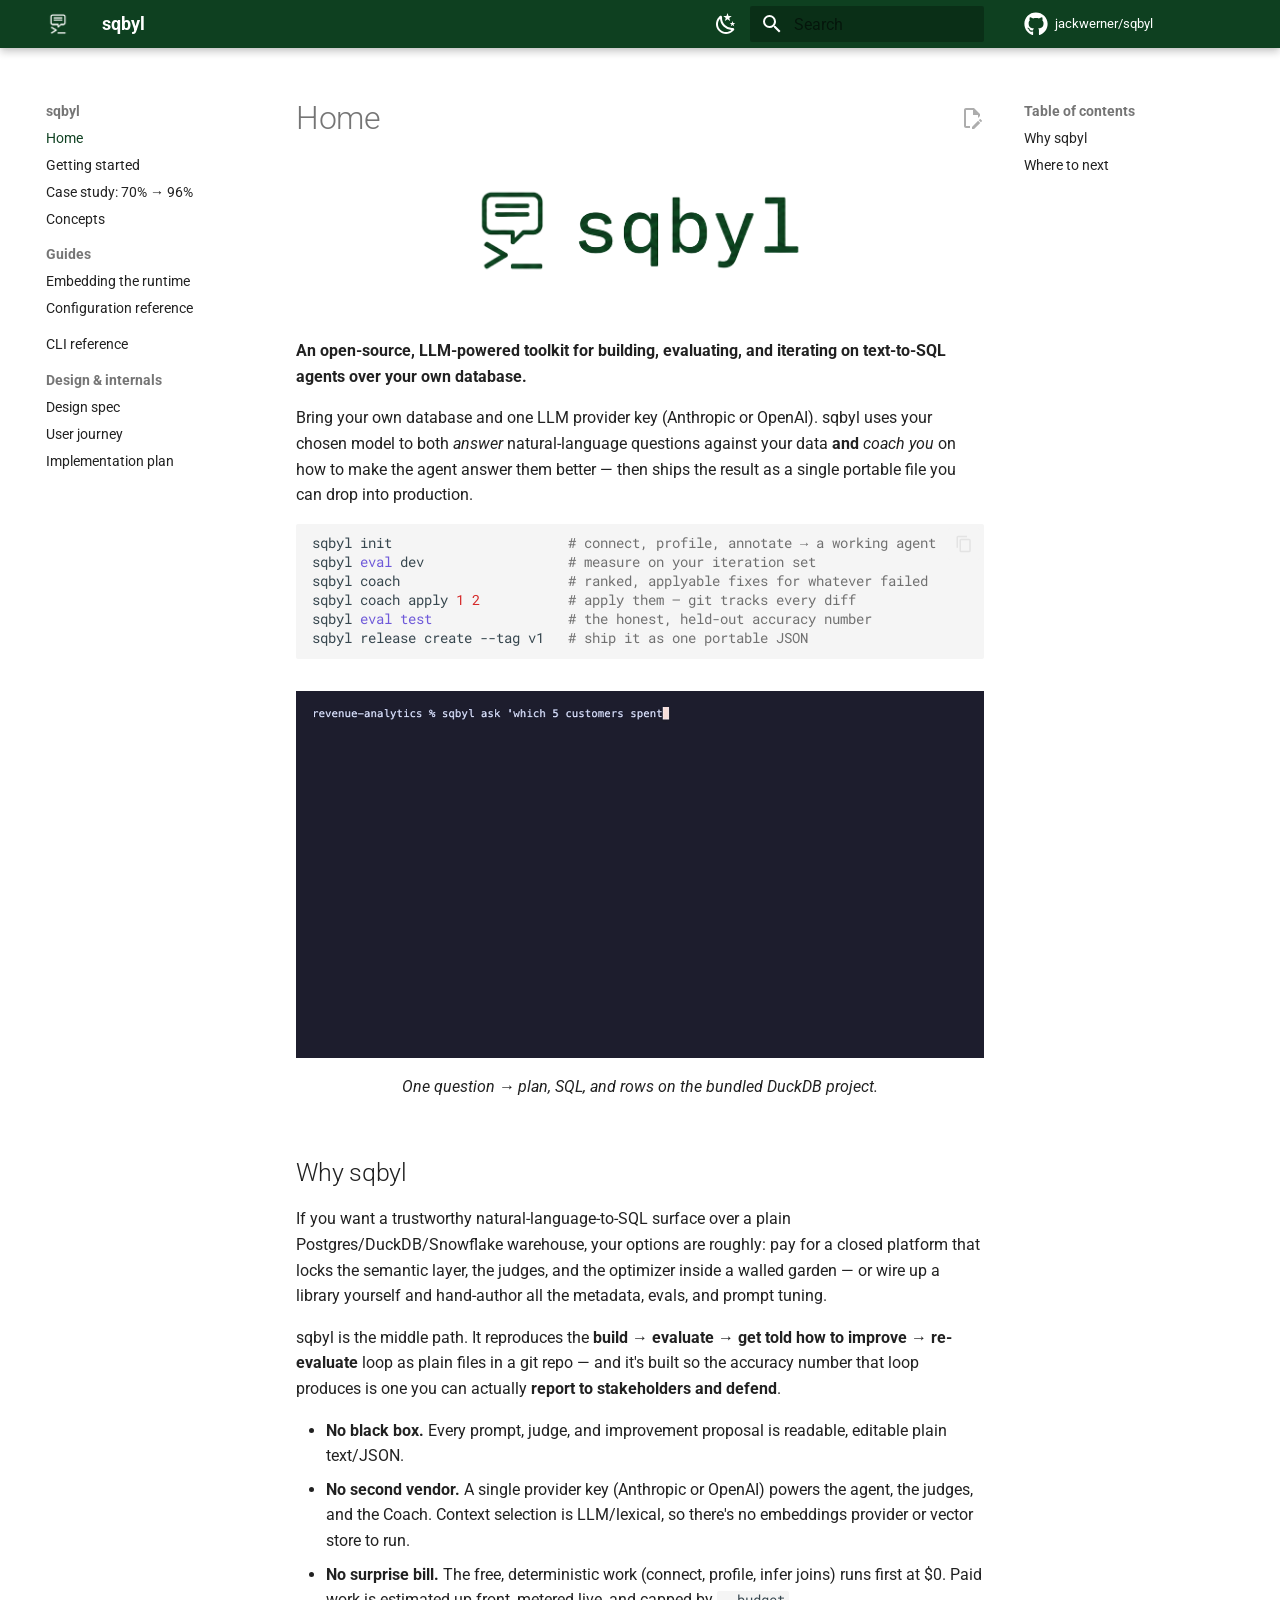
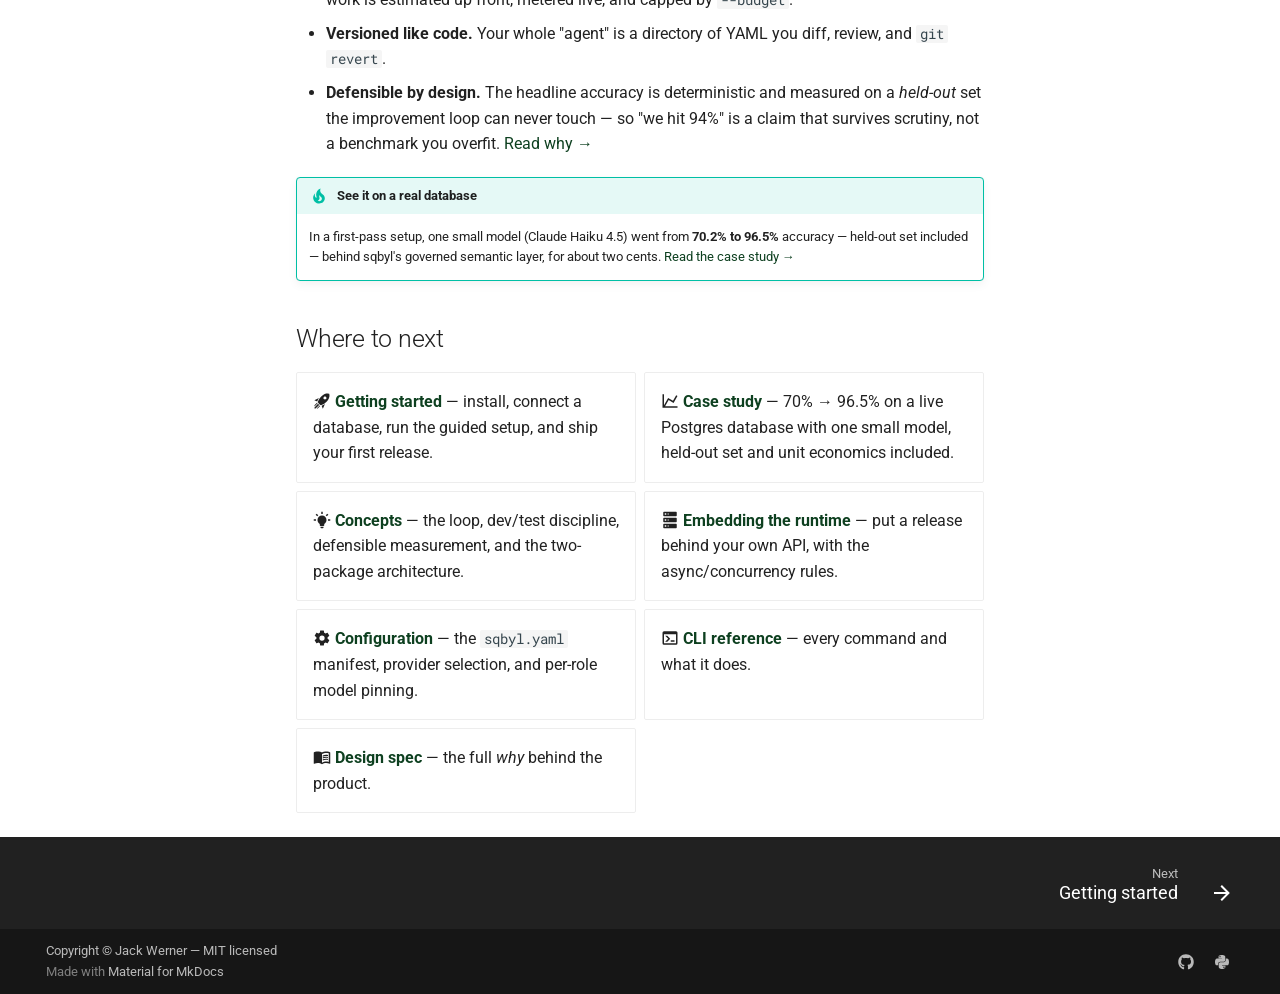
<file: index.html>
<!doctype html>
<html lang="en" class="no-js">
  <head>
    
      <meta charset="utf-8">
      <meta name="viewport" content="width=device-width,initial-scale=1">
      
        <meta name="description" content="An open-source, LLM-powered toolkit for building, evaluating, and iterating on text-to-SQL agents over your own database.">
      
      
        <meta name="author" content="Jack Werner">
      
      
        <link rel="canonical" href="https://jackwerner.github.io/sqbyl/">
      
      
      
        <link rel="next" href="getting-started/">
      
      
        
      
      
      <link rel="icon" href="assets/sqbyl-icon.png">
      <meta name="generator" content="mkdocs-1.6.1, mkdocs-material-9.7.6">
    
    
      
        <title>sqbyl</title>
      
    
    
      <link rel="stylesheet" href="assets/stylesheets/main.484c7ddc.min.css">
      
        
        <link rel="stylesheet" href="assets/stylesheets/palette.ab4e12ef.min.css">
      
      


    
    
      
    
    
      
        
        
        <link rel="preconnect" href="https://fonts.gstatic.com" crossorigin>
        <link rel="stylesheet" href="https://fonts.googleapis.com/css?family=Roboto:300,300i,400,400i,700,700i%7CRoboto+Mono:400,400i,700,700i&display=fallback">
        <style>:root{--md-text-font:"Roboto";--md-code-font:"Roboto Mono"}</style>
      
    
    
      <link rel="stylesheet" href="stylesheets/extra.css">
    
    <script>__md_scope=new URL(".",location),__md_hash=e=>[...e].reduce(((e,_)=>(e<<5)-e+_.charCodeAt(0)),0),__md_get=(e,_=localStorage,t=__md_scope)=>JSON.parse(_.getItem(t.pathname+"."+e)),__md_set=(e,_,t=localStorage,a=__md_scope)=>{try{t.setItem(a.pathname+"."+e,JSON.stringify(_))}catch(e){}}</script>
    
      

    
    
  
    
  
  
  
  <meta property="og:type" content="website">
  <meta property="og:site_name" content="sqbyl">
  <meta property="og:title" content="sqbyl">
  <meta property="og:description" content="An open-source, LLM-powered toolkit for building, evaluating, and iterating on text-to-SQL agents over your own database.">
  <meta property="og:url" content="https://jackwerner.github.io/sqbyl/">
  <meta property="og:image" content="https://jackwerner.github.io/sqbyl/assets/sqbyl-logo-original.png">
  <meta name="twitter:card" content="summary_large_image">
  <meta name="twitter:title" content="sqbyl">
  <meta name="twitter:description" content="An open-source, LLM-powered toolkit for building, evaluating, and iterating on text-to-SQL agents over your own database.">
  <meta name="twitter:image" content="https://jackwerner.github.io/sqbyl/assets/sqbyl-logo-original.png">

  </head>
  
  
    
    
      
    
    
    
    
    <body dir="ltr" data-md-color-scheme="default" data-md-color-primary="custom" data-md-color-accent="custom">
  
    
    <input class="md-toggle" data-md-toggle="drawer" type="checkbox" id="__drawer" autocomplete="off">
    <input class="md-toggle" data-md-toggle="search" type="checkbox" id="__search" autocomplete="off">
    <label class="md-overlay" for="__drawer"></label>
    <div data-md-component="skip">
      
        
        <a href="#why-sqbyl" class="md-skip">
          Skip to content
        </a>
      
    </div>
    <div data-md-component="announce">
      
    </div>
    
    
      

  

<header class="md-header md-header--shadow" data-md-component="header">
  <nav class="md-header__inner md-grid" aria-label="Header">
    <a href="." title="sqbyl" class="md-header__button md-logo" aria-label="sqbyl" data-md-component="logo">
      
  <img src="assets/sqbyl-icon.png" alt="logo">

    </a>
    <label class="md-header__button md-icon" for="__drawer">
      
      <svg xmlns="http://www.w3.org/2000/svg" viewBox="0 0 24 24"><path d="M3 6h18v2H3zm0 5h18v2H3zm0 5h18v2H3z"/></svg>
    </label>
    <div class="md-header__title" data-md-component="header-title">
      <div class="md-header__ellipsis">
        <div class="md-header__topic">
          <span class="md-ellipsis">
            sqbyl
          </span>
        </div>
        <div class="md-header__topic" data-md-component="header-topic">
          <span class="md-ellipsis">
            
              Home
            
          </span>
        </div>
      </div>
    </div>
    
      
        <form class="md-header__option" data-md-component="palette">
  
    
    
    
    <input class="md-option" data-md-color-media="(prefers-color-scheme: light)" data-md-color-scheme="default" data-md-color-primary="custom" data-md-color-accent="custom"  aria-label="Switch to dark mode"  type="radio" name="__palette" id="__palette_0">
    
      <label class="md-header__button md-icon" title="Switch to dark mode" for="__palette_1" hidden>
        <svg xmlns="http://www.w3.org/2000/svg" viewBox="0 0 24 24"><path d="m17.75 4.09-2.53 1.94.91 3.06-2.63-1.81-2.63 1.81.91-3.06-2.53-1.94L12.44 4l1.06-3 1.06 3zm3.5 6.91-1.64 1.25.59 1.98-1.7-1.17-1.7 1.17.59-1.98L15.75 11l2.06-.05L18.5 9l.69 1.95zm-2.28 4.95c.83-.08 1.72 1.1 1.19 1.85-.32.45-.66.87-1.08 1.27C15.17 23 8.84 23 4.94 19.07c-3.91-3.9-3.91-10.24 0-14.14.4-.4.82-.76 1.27-1.08.75-.53 1.93.36 1.85 1.19-.27 2.86.69 5.83 2.89 8.02a9.96 9.96 0 0 0 8.02 2.89m-1.64 2.02a12.08 12.08 0 0 1-7.8-3.47c-2.17-2.19-3.33-5-3.49-7.82-2.81 3.14-2.7 7.96.31 10.98 3.02 3.01 7.84 3.12 10.98.31"/></svg>
      </label>
    
  
    
    
    
    <input class="md-option" data-md-color-media="(prefers-color-scheme: dark)" data-md-color-scheme="slate" data-md-color-primary="custom" data-md-color-accent="custom"  aria-label="Switch to light mode"  type="radio" name="__palette" id="__palette_1">
    
      <label class="md-header__button md-icon" title="Switch to light mode" for="__palette_0" hidden>
        <svg xmlns="http://www.w3.org/2000/svg" viewBox="0 0 24 24"><path d="M12 7a5 5 0 0 1 5 5 5 5 0 0 1-5 5 5 5 0 0 1-5-5 5 5 0 0 1 5-5m0 2a3 3 0 0 0-3 3 3 3 0 0 0 3 3 3 3 0 0 0 3-3 3 3 0 0 0-3-3m0-7 2.39 3.42C13.65 5.15 12.84 5 12 5s-1.65.15-2.39.42zM3.34 7l4.16-.35A7.2 7.2 0 0 0 5.94 8.5c-.44.74-.69 1.5-.83 2.29zm.02 10 1.76-3.77a7.131 7.131 0 0 0 2.38 4.14zM20.65 7l-1.77 3.79a7.02 7.02 0 0 0-2.38-4.15zm-.01 10-4.14.36c.59-.51 1.12-1.14 1.54-1.86.42-.73.69-1.5.83-2.29zM12 22l-2.41-3.44c.74.27 1.55.44 2.41.44.82 0 1.63-.17 2.37-.44z"/></svg>
      </label>
    
  
</form>
      
    
    
      <script>var palette=__md_get("__palette");if(palette&&palette.color){if("(prefers-color-scheme)"===palette.color.media){var media=matchMedia("(prefers-color-scheme: light)"),input=document.querySelector(media.matches?"[data-md-color-media='(prefers-color-scheme: light)']":"[data-md-color-media='(prefers-color-scheme: dark)']");palette.color.media=input.getAttribute("data-md-color-media"),palette.color.scheme=input.getAttribute("data-md-color-scheme"),palette.color.primary=input.getAttribute("data-md-color-primary"),palette.color.accent=input.getAttribute("data-md-color-accent")}for(var[key,value]of Object.entries(palette.color))document.body.setAttribute("data-md-color-"+key,value)}</script>
    
    
    
      
      
        <label class="md-header__button md-icon" for="__search">
          
          <svg xmlns="http://www.w3.org/2000/svg" viewBox="0 0 24 24"><path d="M9.5 3A6.5 6.5 0 0 1 16 9.5c0 1.61-.59 3.09-1.56 4.23l.27.27h.79l5 5-1.5 1.5-5-5v-.79l-.27-.27A6.52 6.52 0 0 1 9.5 16 6.5 6.5 0 0 1 3 9.5 6.5 6.5 0 0 1 9.5 3m0 2C7 5 5 7 5 9.5S7 14 9.5 14 14 12 14 9.5 12 5 9.5 5"/></svg>
        </label>
        <div class="md-search" data-md-component="search" role="dialog">
  <label class="md-search__overlay" for="__search"></label>
  <div class="md-search__inner" role="search">
    <form class="md-search__form" name="search">
      <input type="text" class="md-search__input" name="query" aria-label="Search" placeholder="Search" autocapitalize="off" autocorrect="off" autocomplete="off" spellcheck="false" data-md-component="search-query" required>
      <label class="md-search__icon md-icon" for="__search">
        
        <svg xmlns="http://www.w3.org/2000/svg" viewBox="0 0 24 24"><path d="M9.5 3A6.5 6.5 0 0 1 16 9.5c0 1.61-.59 3.09-1.56 4.23l.27.27h.79l5 5-1.5 1.5-5-5v-.79l-.27-.27A6.52 6.52 0 0 1 9.5 16 6.5 6.5 0 0 1 3 9.5 6.5 6.5 0 0 1 9.5 3m0 2C7 5 5 7 5 9.5S7 14 9.5 14 14 12 14 9.5 12 5 9.5 5"/></svg>
        
        <svg xmlns="http://www.w3.org/2000/svg" viewBox="0 0 24 24"><path d="M20 11v2H8l5.5 5.5-1.42 1.42L4.16 12l7.92-7.92L13.5 5.5 8 11z"/></svg>
      </label>
      <nav class="md-search__options" aria-label="Search">
        
        <button type="reset" class="md-search__icon md-icon" title="Clear" aria-label="Clear" tabindex="-1">
          
          <svg xmlns="http://www.w3.org/2000/svg" viewBox="0 0 24 24"><path d="M19 6.41 17.59 5 12 10.59 6.41 5 5 6.41 10.59 12 5 17.59 6.41 19 12 13.41 17.59 19 19 17.59 13.41 12z"/></svg>
        </button>
      </nav>
      
        <div class="md-search__suggest" data-md-component="search-suggest"></div>
      
    </form>
    <div class="md-search__output">
      <div class="md-search__scrollwrap" tabindex="0" data-md-scrollfix>
        <div class="md-search-result" data-md-component="search-result">
          <div class="md-search-result__meta">
            Initializing search
          </div>
          <ol class="md-search-result__list" role="presentation"></ol>
        </div>
      </div>
    </div>
  </div>
</div>
      
    
    
      <div class="md-header__source">
        <a href="https://github.com/jackwerner/sqbyl" title="Go to repository" class="md-source" data-md-component="source">
  <div class="md-source__icon md-icon">
    
    <svg xmlns="http://www.w3.org/2000/svg" viewBox="0 0 512 512"><!--! Font Awesome Free 7.1.0 by @fontawesome - https://fontawesome.com License - https://fontawesome.com/license/free (Icons: CC BY 4.0, Fonts: SIL OFL 1.1, Code: MIT License) Copyright 2025 Fonticons, Inc.--><path d="M173.9 397.4c0 2-2.3 3.6-5.2 3.6-3.3.3-5.6-1.3-5.6-3.6 0-2 2.3-3.6 5.2-3.6 3-.3 5.6 1.3 5.6 3.6m-31.1-4.5c-.7 2 1.3 4.3 4.3 4.9 2.6 1 5.6 0 6.2-2s-1.3-4.3-4.3-5.2c-2.6-.7-5.5.3-6.2 2.3m44.2-1.7c-2.9.7-4.9 2.6-4.6 4.9.3 2 2.9 3.3 5.9 2.6 2.9-.7 4.9-2.6 4.6-4.6-.3-1.9-3-3.2-5.9-2.9M252.8 8C114.1 8 8 113.3 8 252c0 110.9 69.8 205.8 169.5 239.2 12.8 2.3 17.3-5.6 17.3-12.1 0-6.2-.3-40.4-.3-61.4 0 0-70 15-84.7-29.8 0 0-11.4-29.1-27.8-36.6 0 0-22.9-15.7 1.6-15.4 0 0 24.9 2 38.6 25.8 21.9 38.6 58.6 27.5 72.9 20.9 2.3-16 8.8-27.1 16-33.7-55.9-6.2-112.3-14.3-112.3-110.5 0-27.5 7.6-41.3 23.6-58.9-2.6-6.5-11.1-33.3 2.6-67.9 20.9-6.5 69 27 69 27 20-5.6 41.5-8.5 62.8-8.5s42.8 2.9 62.8 8.5c0 0 48.1-33.6 69-27 13.7 34.7 5.2 61.4 2.6 67.9 16 17.7 25.8 31.5 25.8 58.9 0 96.5-58.9 104.2-114.8 110.5 9.2 7.9 17 22.9 17 46.4 0 33.7-.3 75.4-.3 83.6 0 6.5 4.6 14.4 17.3 12.1C436.2 457.8 504 362.9 504 252 504 113.3 391.5 8 252.8 8M105.2 352.9c-1.3 1-1 3.3.7 5.2 1.6 1.6 3.9 2.3 5.2 1 1.3-1 1-3.3-.7-5.2-1.6-1.6-3.9-2.3-5.2-1m-10.8-8.1c-.7 1.3.3 2.9 2.3 3.9 1.6 1 3.6.7 4.3-.7.7-1.3-.3-2.9-2.3-3.9-2-.6-3.6-.3-4.3.7m32.4 35.6c-1.6 1.3-1 4.3 1.3 6.2 2.3 2.3 5.2 2.6 6.5 1 1.3-1.3.7-4.3-1.3-6.2-2.2-2.3-5.2-2.6-6.5-1m-11.4-14.7c-1.6 1-1.6 3.6 0 5.9s4.3 3.3 5.6 2.3c1.6-1.3 1.6-3.9 0-6.2-1.4-2.3-4-3.3-5.6-2"/></svg>
  </div>
  <div class="md-source__repository">
    jackwerner/sqbyl
  </div>
</a>
      </div>
    
  </nav>
  
</header>
    
    <div class="md-container" data-md-component="container">
      
      
        
          
        
      
      <main class="md-main" data-md-component="main">
        <div class="md-main__inner md-grid">
          
            
              
              <div class="md-sidebar md-sidebar--primary" data-md-component="sidebar" data-md-type="navigation" >
                <div class="md-sidebar__scrollwrap">
                  <div class="md-sidebar__inner">
                    



<nav class="md-nav md-nav--primary" aria-label="Navigation" data-md-level="0">
  <label class="md-nav__title" for="__drawer">
    <a href="." title="sqbyl" class="md-nav__button md-logo" aria-label="sqbyl" data-md-component="logo">
      
  <img src="assets/sqbyl-icon.png" alt="logo">

    </a>
    sqbyl
  </label>
  
    <div class="md-nav__source">
      <a href="https://github.com/jackwerner/sqbyl" title="Go to repository" class="md-source" data-md-component="source">
  <div class="md-source__icon md-icon">
    
    <svg xmlns="http://www.w3.org/2000/svg" viewBox="0 0 512 512"><!--! Font Awesome Free 7.1.0 by @fontawesome - https://fontawesome.com License - https://fontawesome.com/license/free (Icons: CC BY 4.0, Fonts: SIL OFL 1.1, Code: MIT License) Copyright 2025 Fonticons, Inc.--><path d="M173.9 397.4c0 2-2.3 3.6-5.2 3.6-3.3.3-5.6-1.3-5.6-3.6 0-2 2.3-3.6 5.2-3.6 3-.3 5.6 1.3 5.6 3.6m-31.1-4.5c-.7 2 1.3 4.3 4.3 4.9 2.6 1 5.6 0 6.2-2s-1.3-4.3-4.3-5.2c-2.6-.7-5.5.3-6.2 2.3m44.2-1.7c-2.9.7-4.9 2.6-4.6 4.9.3 2 2.9 3.3 5.9 2.6 2.9-.7 4.9-2.6 4.6-4.6-.3-1.9-3-3.2-5.9-2.9M252.8 8C114.1 8 8 113.3 8 252c0 110.9 69.8 205.8 169.5 239.2 12.8 2.3 17.3-5.6 17.3-12.1 0-6.2-.3-40.4-.3-61.4 0 0-70 15-84.7-29.8 0 0-11.4-29.1-27.8-36.6 0 0-22.9-15.7 1.6-15.4 0 0 24.9 2 38.6 25.8 21.9 38.6 58.6 27.5 72.9 20.9 2.3-16 8.8-27.1 16-33.7-55.9-6.2-112.3-14.3-112.3-110.5 0-27.5 7.6-41.3 23.6-58.9-2.6-6.5-11.1-33.3 2.6-67.9 20.9-6.5 69 27 69 27 20-5.6 41.5-8.5 62.8-8.5s42.8 2.9 62.8 8.5c0 0 48.1-33.6 69-27 13.7 34.7 5.2 61.4 2.6 67.9 16 17.7 25.8 31.5 25.8 58.9 0 96.5-58.9 104.2-114.8 110.5 9.2 7.9 17 22.9 17 46.4 0 33.7-.3 75.4-.3 83.6 0 6.5 4.6 14.4 17.3 12.1C436.2 457.8 504 362.9 504 252 504 113.3 391.5 8 252.8 8M105.2 352.9c-1.3 1-1 3.3.7 5.2 1.6 1.6 3.9 2.3 5.2 1 1.3-1 1-3.3-.7-5.2-1.6-1.6-3.9-2.3-5.2-1m-10.8-8.1c-.7 1.3.3 2.9 2.3 3.9 1.6 1 3.6.7 4.3-.7.7-1.3-.3-2.9-2.3-3.9-2-.6-3.6-.3-4.3.7m32.4 35.6c-1.6 1.3-1 4.3 1.3 6.2 2.3 2.3 5.2 2.6 6.5 1 1.3-1.3.7-4.3-1.3-6.2-2.2-2.3-5.2-2.6-6.5-1m-11.4-14.7c-1.6 1-1.6 3.6 0 5.9s4.3 3.3 5.6 2.3c1.6-1.3 1.6-3.9 0-6.2-1.4-2.3-4-3.3-5.6-2"/></svg>
  </div>
  <div class="md-source__repository">
    jackwerner/sqbyl
  </div>
</a>
    </div>
  
  <ul class="md-nav__list" data-md-scrollfix>
    
      
      
  
  
    
  
  
  
    <li class="md-nav__item md-nav__item--active">
      
      <input class="md-nav__toggle md-toggle" type="checkbox" id="__toc">
      
      
      
        <label class="md-nav__link md-nav__link--active" for="__toc">
          
  
  
  <span class="md-ellipsis">
    
  
    Home
  

    
  </span>
  
  

          <span class="md-nav__icon md-icon"></span>
        </label>
      
      <a href="." class="md-nav__link md-nav__link--active">
        
  
  
  <span class="md-ellipsis">
    
  
    Home
  

    
  </span>
  
  

      </a>
      
        

<nav class="md-nav md-nav--secondary" aria-label="Table of contents">
  
  
  
  
    <label class="md-nav__title" for="__toc">
      <span class="md-nav__icon md-icon"></span>
      Table of contents
    </label>
    <ul class="md-nav__list" data-md-component="toc" data-md-scrollfix>
      
        <li class="md-nav__item">
  <a href="#why-sqbyl" class="md-nav__link">
    <span class="md-ellipsis">
      
        Why sqbyl
      
    </span>
  </a>
  
</li>
      
        <li class="md-nav__item">
  <a href="#where-to-next" class="md-nav__link">
    <span class="md-ellipsis">
      
        Where to next
      
    </span>
  </a>
  
</li>
      
    </ul>
  
</nav>
      
    </li>
  

    
      
      
  
  
  
  
    <li class="md-nav__item">
      <a href="getting-started/" class="md-nav__link">
        
  
  
  <span class="md-ellipsis">
    
  
    Getting started
  

    
  </span>
  
  

      </a>
    </li>
  

    
      
      
  
  
  
  
    <li class="md-nav__item">
      <a href="case-study/" class="md-nav__link">
        
  
  
  <span class="md-ellipsis">
    
  
    Case study: 70% → 96%
  

    
  </span>
  
  

      </a>
    </li>
  

    
      
      
  
  
  
  
    <li class="md-nav__item">
      <a href="concepts/" class="md-nav__link">
        
  
  
  <span class="md-ellipsis">
    
  
    Concepts
  

    
  </span>
  
  

      </a>
    </li>
  

    
      
      
  
  
  
  
    
    
    
    
      
        
        
      
    
    
    <li class="md-nav__item md-nav__item--section md-nav__item--nested">
      
        
        
        <input class="md-nav__toggle md-toggle " type="checkbox" id="__nav_5" >
        
          
          <label class="md-nav__link" for="__nav_5" id="__nav_5_label" tabindex="">
            
  
  
  <span class="md-ellipsis">
    
  
    Guides
  

    
  </span>
  
  

            <span class="md-nav__icon md-icon"></span>
          </label>
        
        <nav class="md-nav" data-md-level="1" aria-labelledby="__nav_5_label" aria-expanded="false">
          <label class="md-nav__title" for="__nav_5">
            <span class="md-nav__icon md-icon"></span>
            
  
    Guides
  

          </label>
          <ul class="md-nav__list" data-md-scrollfix>
            
              
                
  
  
  
  
    <li class="md-nav__item">
      <a href="guides/embedding/" class="md-nav__link">
        
  
  
  <span class="md-ellipsis">
    
  
    Embedding the runtime
  

    
  </span>
  
  

      </a>
    </li>
  

              
            
              
                
  
  
  
  
    <li class="md-nav__item">
      <a href="guides/configuration/" class="md-nav__link">
        
  
  
  <span class="md-ellipsis">
    
  
    Configuration reference
  

    
  </span>
  
  

      </a>
    </li>
  

              
            
          </ul>
        </nav>
      
    </li>
  

    
      
      
  
  
  
  
    <li class="md-nav__item">
      <a href="cli/" class="md-nav__link">
        
  
  
  <span class="md-ellipsis">
    
  
    CLI reference
  

    
  </span>
  
  

      </a>
    </li>
  

    
      
      
  
  
  
  
    
    
    
    
      
        
        
      
    
    
    <li class="md-nav__item md-nav__item--section md-nav__item--nested">
      
        
        
        <input class="md-nav__toggle md-toggle " type="checkbox" id="__nav_7" >
        
          
          <label class="md-nav__link" for="__nav_7" id="__nav_7_label" tabindex="">
            
  
  
  <span class="md-ellipsis">
    
  
    Design &amp; internals
  

    
  </span>
  
  

            <span class="md-nav__icon md-icon"></span>
          </label>
        
        <nav class="md-nav" data-md-level="1" aria-labelledby="__nav_7_label" aria-expanded="false">
          <label class="md-nav__title" for="__nav_7">
            <span class="md-nav__icon md-icon"></span>
            
  
    Design &amp; internals
  

          </label>
          <ul class="md-nav__list" data-md-scrollfix>
            
              
                
  
  
  
  
    <li class="md-nav__item">
      <a href="sqbyl-design-spec/" class="md-nav__link">
        
  
  
  <span class="md-ellipsis">
    
  
    Design spec
  

    
  </span>
  
  

      </a>
    </li>
  

              
            
              
                
  
  
  
  
    <li class="md-nav__item">
      <a href="sqbyl-user-journey/" class="md-nav__link">
        
  
  
  <span class="md-ellipsis">
    
  
    User journey
  

    
  </span>
  
  

      </a>
    </li>
  

              
            
              
                
  
  
  
  
    <li class="md-nav__item">
      <a href="sqbyl-implementation-plan/" class="md-nav__link">
        
  
  
  <span class="md-ellipsis">
    
  
    Implementation plan
  

    
  </span>
  
  

      </a>
    </li>
  

              
            
          </ul>
        </nav>
      
    </li>
  

    
  </ul>
</nav>
                  </div>
                </div>
              </div>
            
            
              
              <div class="md-sidebar md-sidebar--secondary" data-md-component="sidebar" data-md-type="toc" >
                <div class="md-sidebar__scrollwrap">
                  <div class="md-sidebar__inner">
                    

<nav class="md-nav md-nav--secondary" aria-label="Table of contents">
  
  
  
  
    <label class="md-nav__title" for="__toc">
      <span class="md-nav__icon md-icon"></span>
      Table of contents
    </label>
    <ul class="md-nav__list" data-md-component="toc" data-md-scrollfix>
      
        <li class="md-nav__item">
  <a href="#why-sqbyl" class="md-nav__link">
    <span class="md-ellipsis">
      
        Why sqbyl
      
    </span>
  </a>
  
</li>
      
        <li class="md-nav__item">
  <a href="#where-to-next" class="md-nav__link">
    <span class="md-ellipsis">
      
        Where to next
      
    </span>
  </a>
  
</li>
      
    </ul>
  
</nav>
                  </div>
                </div>
              </div>
            
          
          
            <div class="md-content" data-md-component="content">
              
              <article class="md-content__inner md-typeset">
                
                  


  
    <a href="https://github.com/jackwerner/sqbyl/edit/main/docs/index.md" title="Edit this page" class="md-content__button md-icon" rel="edit">
      
      <svg xmlns="http://www.w3.org/2000/svg" viewBox="0 0 24 24"><path d="M10 20H6V4h7v5h5v3.1l2-2V8l-6-6H6c-1.1 0-2 .9-2 2v16c0 1.1.9 2 2 2h4zm10.2-7c.1 0 .3.1.4.2l1.3 1.3c.2.2.2.6 0 .8l-1 1-2.1-2.1 1-1c.1-.1.2-.2.4-.2m0 3.9L14.1 23H12v-2.1l6.1-6.1z"/></svg>
    </a>
  
  


  <h1>Home</h1>

<div class="sqbyl-hero">
<p><img alt="sqbyl" src="assets/sqbyl-logo.png" /></p>
</div>
<p><strong>An open-source, LLM-powered toolkit for building, evaluating, and iterating on
text-to-SQL agents over your own database.</strong></p>
<p>Bring your own database and one LLM provider key (Anthropic or OpenAI). sqbyl uses your
chosen model to both <em>answer</em> natural-language questions against your data <strong>and</strong> <em>coach
you</em> on how to make the agent answer them better — then ships the result as a single
portable file you can drop into production.</p>
<div class="highlight"><pre><span></span><code><a id="__codelineno-0-1" name="__codelineno-0-1" href="#__codelineno-0-1"></a>sqbyl<span class="w"> </span>init<span class="w">                      </span><span class="c1"># connect, profile, annotate → a working agent</span>
<a id="__codelineno-0-2" name="__codelineno-0-2" href="#__codelineno-0-2"></a>sqbyl<span class="w"> </span><span class="nb">eval</span><span class="w"> </span>dev<span class="w">                  </span><span class="c1"># measure on your iteration set</span>
<a id="__codelineno-0-3" name="__codelineno-0-3" href="#__codelineno-0-3"></a>sqbyl<span class="w"> </span>coach<span class="w">                     </span><span class="c1"># ranked, applyable fixes for whatever failed</span>
<a id="__codelineno-0-4" name="__codelineno-0-4" href="#__codelineno-0-4"></a>sqbyl<span class="w"> </span>coach<span class="w"> </span>apply<span class="w"> </span><span class="m">1</span><span class="w"> </span><span class="m">2</span><span class="w">           </span><span class="c1"># apply them — git tracks every diff</span>
<a id="__codelineno-0-5" name="__codelineno-0-5" href="#__codelineno-0-5"></a>sqbyl<span class="w"> </span><span class="nb">eval</span><span class="w"> </span><span class="nb">test</span><span class="w">                 </span><span class="c1"># the honest, held-out accuracy number</span>
<a id="__codelineno-0-6" name="__codelineno-0-6" href="#__codelineno-0-6"></a>sqbyl<span class="w"> </span>release<span class="w"> </span>create<span class="w"> </span>--tag<span class="w"> </span>v1<span class="w">   </span><span class="c1"># ship it as one portable JSON</span>
</code></pre></div>
<figure>
<p><img alt="sqbyl answering a natural-language question with SQL and rows" src="assets/demo.gif" />
  </p>
<figcaption>One question → plan, SQL, and rows on the bundled DuckDB project.</figcaption>
</figure>
<h2 id="why-sqbyl">Why sqbyl<a class="headerlink" href="#why-sqbyl" title="Permanent link">&para;</a></h2>
<p>If you want a trustworthy natural-language-to-SQL surface over a plain
Postgres/DuckDB/Snowflake warehouse, your options are roughly: pay for a closed platform
that locks the semantic layer, the judges, and the optimizer inside a walled garden — or
wire up a library yourself and hand-author all the metadata, evals, and prompt tuning.</p>
<p>sqbyl is the middle path. It reproduces the <strong>build → evaluate → get told how to improve →
re-evaluate</strong> loop as plain files in a git repo — and it's built so the accuracy number
that loop produces is one you can actually <strong>report to stakeholders and defend</strong>.</p>
<ul>
<li><strong>No black box.</strong> Every prompt, judge, and improvement proposal is readable, editable
  plain text/JSON.</li>
<li><strong>No second vendor.</strong> A single provider key (Anthropic or OpenAI) powers the agent, the
  judges, and the Coach. Context selection is LLM/lexical, so there's no embeddings
  provider or vector store to run.</li>
<li><strong>No surprise bill.</strong> The free, deterministic work (connect, profile, infer joins) runs
  first at $0. Paid work is estimated up front, metered live, and capped by <code>--budget</code>.</li>
<li><strong>Versioned like code.</strong> Your whole "agent" is a directory of YAML you diff, review, and
  <code>git revert</code>.</li>
<li><strong>Defensible by design.</strong> The headline accuracy is deterministic and measured on a
  <em>held-out</em> set the improvement loop can never touch — so "we hit 94%" is a claim that
  survives scrutiny, not a benchmark you overfit.
  <a href="concepts/#defensible-measurement">Read why →</a></li>
</ul>
<div class="admonition tip">
<p class="admonition-title">See it on a real database</p>
<p>In a first-pass setup, one small model (Claude Haiku 4.5) went from <strong>70.2% to 96.5%</strong>
accuracy — held-out set included — behind sqbyl's governed semantic layer, for about
two cents. <a href="case-study/">Read the case study →</a></p>
</div>
<h2 id="where-to-next">Where to next<a class="headerlink" href="#where-to-next" title="Permanent link">&para;</a></h2>
<div class="grid cards">
<ul>
<li><span class="twemoji"><svg xmlns="http://www.w3.org/2000/svg" viewBox="0 0 24 24"><path d="m13.13 22.19-1.63-3.83c1.57-.58 3.04-1.36 4.4-2.27zM5.64 12.5l-3.83-1.63 6.1-2.77C7 9.46 6.22 10.93 5.64 12.5M21.61 2.39S16.66.269 11 5.93c-2.19 2.19-3.5 4.6-4.35 6.71-.28.75-.09 1.57.46 2.13l2.13 2.12c.55.56 1.37.74 2.12.46A19.1 19.1 0 0 0 18.07 13c5.66-5.66 3.54-10.61 3.54-10.61m-7.07 7.07c-.78-.78-.78-2.05 0-2.83s2.05-.78 2.83 0c.77.78.78 2.05 0 2.83s-2.05.78-2.83 0m-5.66 7.07-1.41-1.41zM6.24 22l3.64-3.64c-.34-.09-.67-.24-.97-.45L4.83 22zM2 22h1.41l4.77-4.76-1.42-1.41L2 20.59zm0-2.83 4.09-4.08c-.21-.3-.36-.62-.45-.97L2 17.76z"/></svg></span> <strong><a href="getting-started/">Getting started</a></strong> — install, connect a
  database, run the guided setup, and ship your first release.</li>
<li><span class="twemoji"><svg xmlns="http://www.w3.org/2000/svg" viewBox="0 0 24 24"><path d="m16 11.78 4.24-7.33 1.73 1-5.23 9.05-6.51-3.75L5.46 19H22v2H2V3h2v14.54L9.5 8z"/></svg></span> <strong><a href="case-study/">Case study</a></strong> — 70% → 96.5% on a live Postgres
  database with one small model, held-out set and unit economics included.</li>
<li><span class="twemoji"><svg xmlns="http://www.w3.org/2000/svg" viewBox="0 0 24 24"><path d="M12 6a6 6 0 0 1 6 6c0 2.22-1.21 4.16-3 5.2V19a1 1 0 0 1-1 1h-4a1 1 0 0 1-1-1v-1.8c-1.79-1.04-3-2.98-3-5.2a6 6 0 0 1 6-6m2 15v1a1 1 0 0 1-1 1h-2a1 1 0 0 1-1-1v-1zm6-10h3v2h-3zM1 11h3v2H1zM13 1v3h-2V1zM4.92 3.5l2.13 2.14-1.42 1.41L3.5 4.93zm12.03 2.13 2.12-2.13 1.43 1.43-2.13 2.12z"/></svg></span> <strong><a href="concepts/">Concepts</a></strong> — the loop, dev/test discipline,
  defensible measurement, and the two-package architecture.</li>
<li><span class="twemoji"><svg xmlns="http://www.w3.org/2000/svg" viewBox="0 0 24 24"><path d="M4 1h16a1 1 0 0 1 1 1v4a1 1 0 0 1-1 1H4a1 1 0 0 1-1-1V2a1 1 0 0 1 1-1m0 8h16a1 1 0 0 1 1 1v4a1 1 0 0 1-1 1H4a1 1 0 0 1-1-1v-4a1 1 0 0 1 1-1m0 8h16a1 1 0 0 1 1 1v4a1 1 0 0 1-1 1H4a1 1 0 0 1-1-1v-4a1 1 0 0 1 1-1M9 5h1V3H9zm0 8h1v-2H9zm0 8h1v-2H9zM5 3v2h2V3zm0 8v2h2v-2zm0 8v2h2v-2z"/></svg></span> <strong><a href="guides/embedding/">Embedding the runtime</a></strong> — put a release behind
  your own API, with the async/concurrency rules.</li>
<li><span class="twemoji"><svg xmlns="http://www.w3.org/2000/svg" viewBox="0 0 24 24"><path d="M12 15.5A3.5 3.5 0 0 1 8.5 12 3.5 3.5 0 0 1 12 8.5a3.5 3.5 0 0 1 3.5 3.5 3.5 3.5 0 0 1-3.5 3.5m7.43-2.53c.04-.32.07-.64.07-.97s-.03-.66-.07-1l2.11-1.63c.19-.15.24-.42.12-.64l-2-3.46c-.12-.22-.39-.31-.61-.22l-2.49 1c-.52-.39-1.06-.73-1.69-.98l-.37-2.65A.506.506 0 0 0 14 2h-4c-.25 0-.46.18-.5.42l-.37 2.65c-.63.25-1.17.59-1.69.98l-2.49-1c-.22-.09-.49 0-.61.22l-2 3.46c-.13.22-.07.49.12.64L4.57 11c-.04.34-.07.67-.07 1s.03.65.07.97l-2.11 1.66c-.19.15-.25.42-.12.64l2 3.46c.12.22.39.3.61.22l2.49-1.01c.52.4 1.06.74 1.69.99l.37 2.65c.04.24.25.42.5.42h4c.25 0 .46-.18.5-.42l.37-2.65c.63-.26 1.17-.59 1.69-.99l2.49 1.01c.22.08.49 0 .61-.22l2-3.46c.12-.22.07-.49-.12-.64z"/></svg></span> <strong><a href="guides/configuration/">Configuration</a></strong> — the <code>sqbyl.yaml</code> manifest,
  provider selection, and per-role model pinning.</li>
<li><span class="twemoji"><svg xmlns="http://www.w3.org/2000/svg" viewBox="0 0 24 24"><path d="M20 19V7H4v12zm0-16a2 2 0 0 1 2 2v14a2 2 0 0 1-2 2H4a2 2 0 0 1-2-2V5a2 2 0 0 1 2-2zm-7 14v-2h5v2zm-3.42-4L5.57 9H8.4l3.3 3.3c.39.39.39 1.03 0 1.42L8.42 17H5.59z"/></svg></span> <strong><a href="cli/">CLI reference</a></strong> — every command and what it does.</li>
<li><span class="twemoji"><svg xmlns="http://www.w3.org/2000/svg" viewBox="0 0 24 24"><path d="M12 21.5c-1.35-.85-3.8-1.5-5.5-1.5-1.65 0-3.35.3-4.75 1.05-.1.05-.15.05-.25.05-.25 0-.5-.25-.5-.5V6c.6-.45 1.25-.75 2-1 1.11-.35 2.33-.5 3.5-.5 1.95 0 4.05.4 5.5 1.5 1.45-1.1 3.55-1.5 5.5-1.5 1.17 0 2.39.15 3.5.5.75.25 1.4.55 2 1v14.6c0 .25-.25.5-.5.5-.1 0-.15 0-.25-.05-1.4-.75-3.1-1.05-4.75-1.05-1.7 0-4.15.65-5.5 1.5M12 8v11.5c1.35-.85 3.8-1.5 5.5-1.5 1.2 0 2.4.15 3.5.5V7c-1.1-.35-2.3-.5-3.5-.5-1.7 0-4.15.65-5.5 1.5m1 3.5c1.11-.68 2.6-1 4.5-1 .91 0 1.76.09 2.5.28V9.23c-.87-.15-1.71-.23-2.5-.23q-2.655 0-4.5.84zm4.5.17c-1.71 0-3.21.26-4.5.79v1.69c1.11-.65 2.6-.99 4.5-.99 1.04 0 1.88.08 2.5.24v-1.5c-.87-.16-1.71-.23-2.5-.23m2.5 2.9c-.87-.16-1.71-.24-2.5-.24-1.83 0-3.33.27-4.5.8v1.69c1.11-.66 2.6-.99 4.5-.99 1.04 0 1.88.08 2.5.24z"/></svg></span> <strong><a href="sqbyl-design-spec/">Design spec</a></strong> — the full <em>why</em>
  behind the product.</li>
</ul>
</div>












                
              </article>
            </div>
          
          
<script>var target=document.getElementById(location.hash.slice(1));target&&target.name&&(target.checked=target.name.startsWith("__tabbed_"))</script>
        </div>
        
          <button type="button" class="md-top md-icon" data-md-component="top" hidden>
  
  <svg xmlns="http://www.w3.org/2000/svg" viewBox="0 0 24 24"><path d="M13 20h-2V8l-5.5 5.5-1.42-1.42L12 4.16l7.92 7.92-1.42 1.42L13 8z"/></svg>
  Back to top
</button>
        
      </main>
      
        <footer class="md-footer">
  
    
      
      <nav class="md-footer__inner md-grid" aria-label="Footer" >
        
        
          
          <a href="getting-started/" class="md-footer__link md-footer__link--next" aria-label="Next: Getting started">
            <div class="md-footer__title">
              <span class="md-footer__direction">
                Next
              </span>
              <div class="md-ellipsis">
                Getting started
              </div>
            </div>
            <div class="md-footer__button md-icon">
              
              <svg xmlns="http://www.w3.org/2000/svg" viewBox="0 0 24 24"><path d="M4 11v2h12l-5.5 5.5 1.42 1.42L19.84 12l-7.92-7.92L10.5 5.5 16 11z"/></svg>
            </div>
          </a>
        
      </nav>
    
  
  <div class="md-footer-meta md-typeset">
    <div class="md-footer-meta__inner md-grid">
      <div class="md-copyright">
  
    <div class="md-copyright__highlight">
      Copyright &copy; Jack Werner — MIT licensed
    </div>
  
  
    Made with
    <a href="https://squidfunk.github.io/mkdocs-material/" target="_blank" rel="noopener">
      Material for MkDocs
    </a>
  
</div>
      
        
<div class="md-social">
  
    
    
    
    
      
      
    
    <a href="https://github.com/jackwerner/sqbyl" target="_blank" rel="noopener" title="github.com" class="md-social__link">
      <svg xmlns="http://www.w3.org/2000/svg" viewBox="0 0 512 512"><!--! Font Awesome Free 7.1.0 by @fontawesome - https://fontawesome.com License - https://fontawesome.com/license/free (Icons: CC BY 4.0, Fonts: SIL OFL 1.1, Code: MIT License) Copyright 2025 Fonticons, Inc.--><path d="M173.9 397.4c0 2-2.3 3.6-5.2 3.6-3.3.3-5.6-1.3-5.6-3.6 0-2 2.3-3.6 5.2-3.6 3-.3 5.6 1.3 5.6 3.6m-31.1-4.5c-.7 2 1.3 4.3 4.3 4.9 2.6 1 5.6 0 6.2-2s-1.3-4.3-4.3-5.2c-2.6-.7-5.5.3-6.2 2.3m44.2-1.7c-2.9.7-4.9 2.6-4.6 4.9.3 2 2.9 3.3 5.9 2.6 2.9-.7 4.9-2.6 4.6-4.6-.3-1.9-3-3.2-5.9-2.9M252.8 8C114.1 8 8 113.3 8 252c0 110.9 69.8 205.8 169.5 239.2 12.8 2.3 17.3-5.6 17.3-12.1 0-6.2-.3-40.4-.3-61.4 0 0-70 15-84.7-29.8 0 0-11.4-29.1-27.8-36.6 0 0-22.9-15.7 1.6-15.4 0 0 24.9 2 38.6 25.8 21.9 38.6 58.6 27.5 72.9 20.9 2.3-16 8.8-27.1 16-33.7-55.9-6.2-112.3-14.3-112.3-110.5 0-27.5 7.6-41.3 23.6-58.9-2.6-6.5-11.1-33.3 2.6-67.9 20.9-6.5 69 27 69 27 20-5.6 41.5-8.5 62.8-8.5s42.8 2.9 62.8 8.5c0 0 48.1-33.6 69-27 13.7 34.7 5.2 61.4 2.6 67.9 16 17.7 25.8 31.5 25.8 58.9 0 96.5-58.9 104.2-114.8 110.5 9.2 7.9 17 22.9 17 46.4 0 33.7-.3 75.4-.3 83.6 0 6.5 4.6 14.4 17.3 12.1C436.2 457.8 504 362.9 504 252 504 113.3 391.5 8 252.8 8M105.2 352.9c-1.3 1-1 3.3.7 5.2 1.6 1.6 3.9 2.3 5.2 1 1.3-1 1-3.3-.7-5.2-1.6-1.6-3.9-2.3-5.2-1m-10.8-8.1c-.7 1.3.3 2.9 2.3 3.9 1.6 1 3.6.7 4.3-.7.7-1.3-.3-2.9-2.3-3.9-2-.6-3.6-.3-4.3.7m32.4 35.6c-1.6 1.3-1 4.3 1.3 6.2 2.3 2.3 5.2 2.6 6.5 1 1.3-1.3.7-4.3-1.3-6.2-2.2-2.3-5.2-2.6-6.5-1m-11.4-14.7c-1.6 1-1.6 3.6 0 5.9s4.3 3.3 5.6 2.3c1.6-1.3 1.6-3.9 0-6.2-1.4-2.3-4-3.3-5.6-2"/></svg>
    </a>
  
    
    
    
    
      
      
    
    <a href="https://pypi.org/project/sqbyl/" target="_blank" rel="noopener" title="pypi.org" class="md-social__link">
      <svg xmlns="http://www.w3.org/2000/svg" viewBox="0 0 448 512"><!--! Font Awesome Free 7.1.0 by @fontawesome - https://fontawesome.com License - https://fontawesome.com/license/free (Icons: CC BY 4.0, Fonts: SIL OFL 1.1, Code: MIT License) Copyright 2025 Fonticons, Inc.--><path d="M439.8 200.5c-7.7-30.9-22.3-54.2-53.4-54.2h-40.1v47.4c0 36.8-31.2 67.8-66.8 67.8H172.7c-29.2 0-53.4 25-53.4 54.3v101.8c0 29 25.2 46 53.4 54.3 33.8 9.9 66.3 11.7 106.8 0 26.9-7.8 53.4-23.5 53.4-54.3v-40.7H226.2v-13.6h160.2c31.1 0 42.6-21.7 53.4-54.2 11.2-33.5 10.7-65.7 0-108.6M286.2 444.7a20.4 20.4 0 1 1 0-40.7 20.4 20.4 0 1 1 0 40.7M167.8 248.1h106.8c29.7 0 53.4-24.5 53.4-54.3V91.9c0-29-24.4-50.7-53.4-55.6-35.8-5.9-74.7-5.6-106.8.1-45.2 8-53.4 24.7-53.4 55.6v40.7h106.9v13.6h-147c-31.1 0-58.3 18.7-66.8 54.2-9.8 40.7-10.2 66.1 0 108.6 7.6 31.6 25.7 54.2 56.8 54.2H101v-48.8c0-35.3 30.5-66.4 66.8-66.4m-6.6-183.4a20.4 20.4 0 1 1 0 40.8 20.4 20.4 0 1 1 0-40.8"/></svg>
    </a>
  
</div>
      
    </div>
  </div>
</footer>
      
    </div>
    <div class="md-dialog" data-md-component="dialog">
      <div class="md-dialog__inner md-typeset"></div>
    </div>
    
    
    
      
      
      <script id="__config" type="application/json">{"annotate": null, "base": ".", "features": ["navigation.instant", "navigation.tracking", "navigation.sections", "navigation.top", "navigation.footer", "content.code.copy", "content.code.annotate", "content.action.edit", "search.suggest", "search.highlight", "toc.follow"], "search": "assets/javascripts/workers/search.2c215733.min.js", "tags": null, "translations": {"clipboard.copied": "Copied to clipboard", "clipboard.copy": "Copy to clipboard", "search.result.more.one": "1 more on this page", "search.result.more.other": "# more on this page", "search.result.none": "No matching documents", "search.result.one": "1 matching document", "search.result.other": "# matching documents", "search.result.placeholder": "Type to start searching", "search.result.term.missing": "Missing", "select.version": "Select version"}, "version": null}</script>
    
    
      <script src="assets/javascripts/bundle.79ae519e.min.js"></script>
      
    
  </body>
</html>
</file>
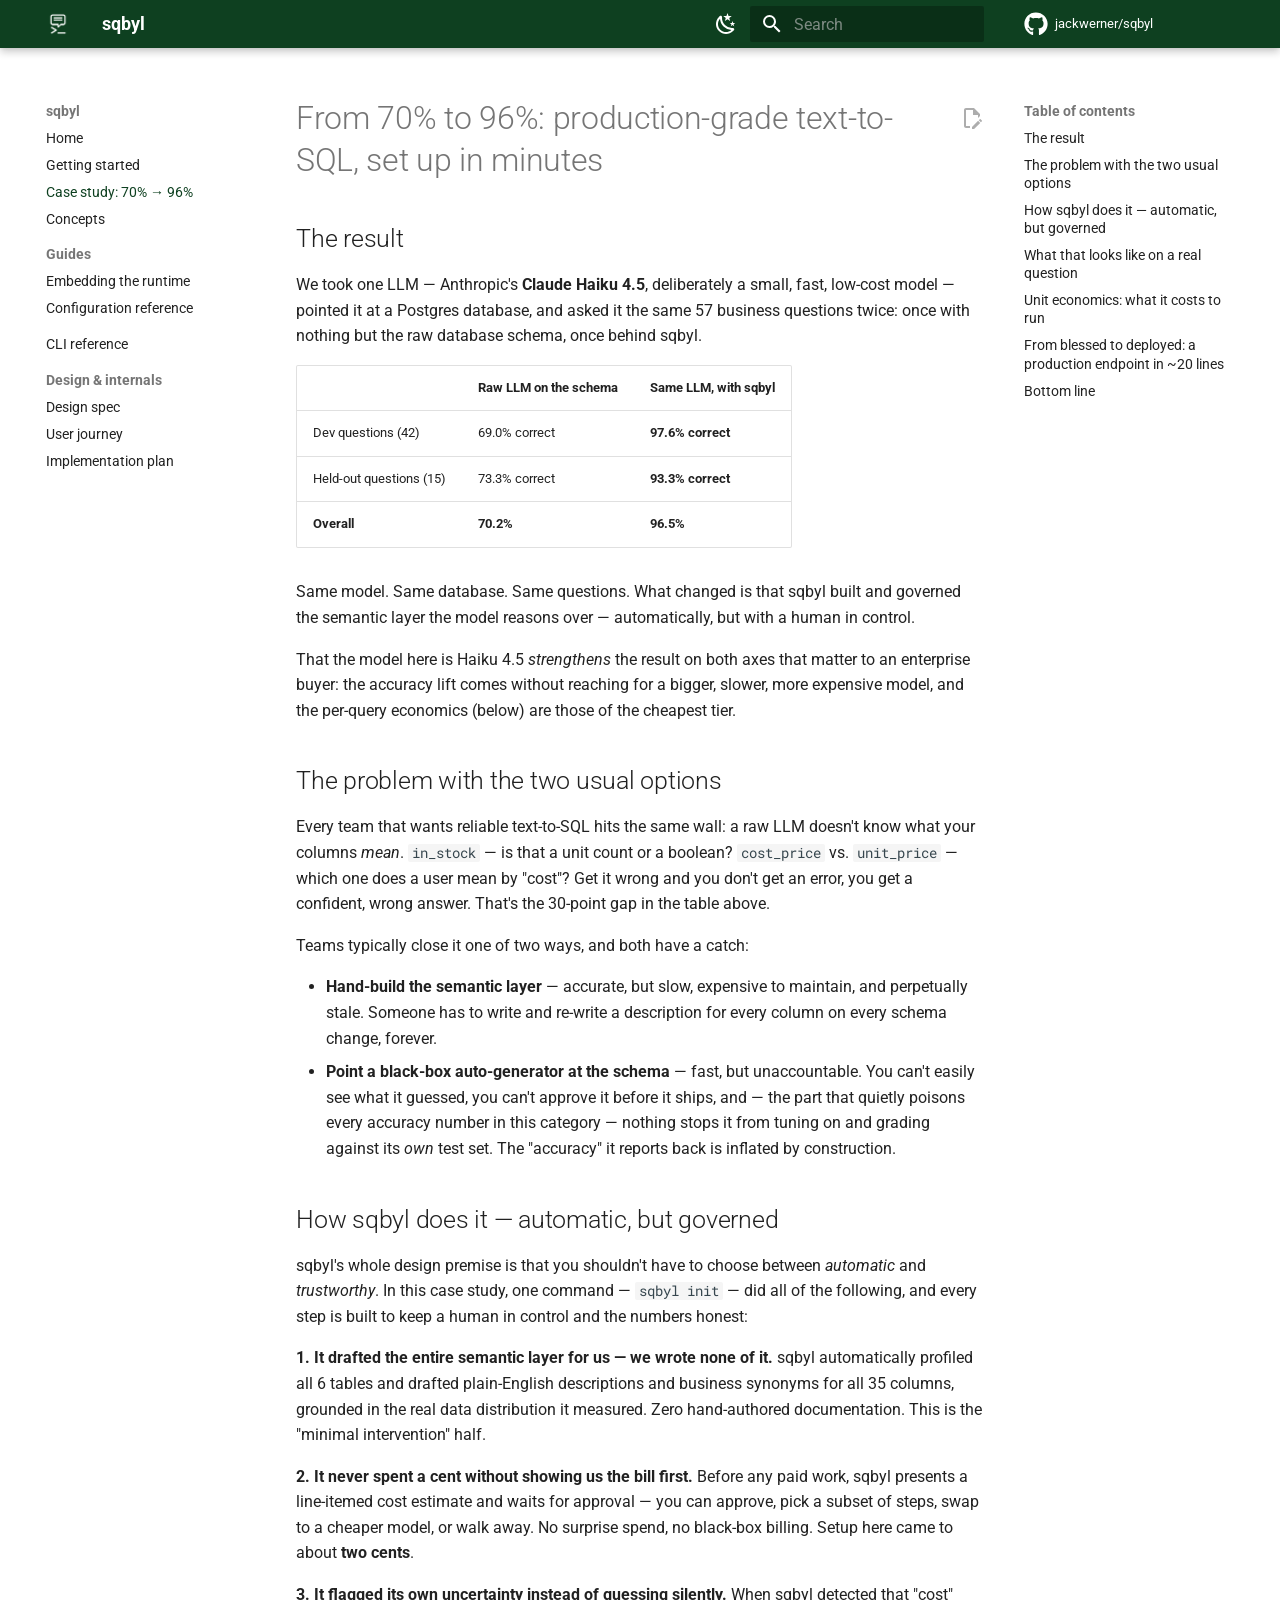
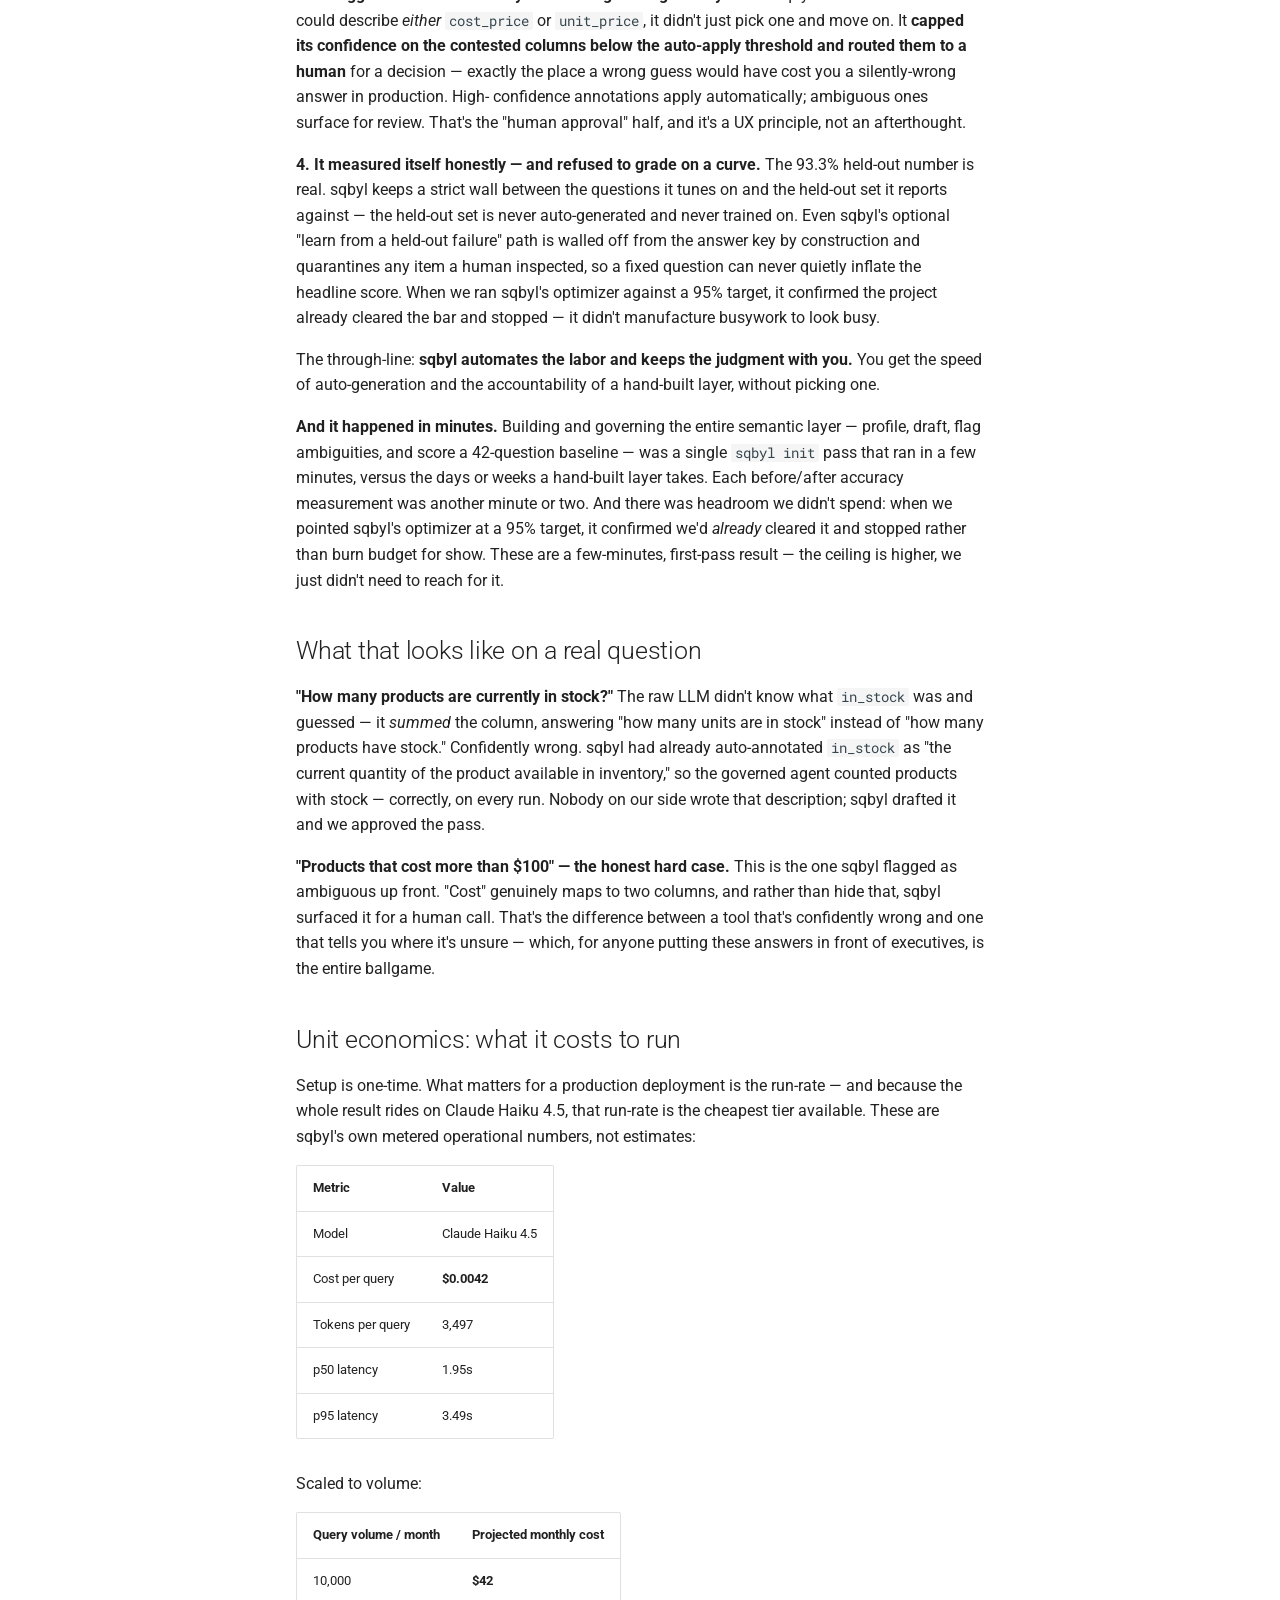
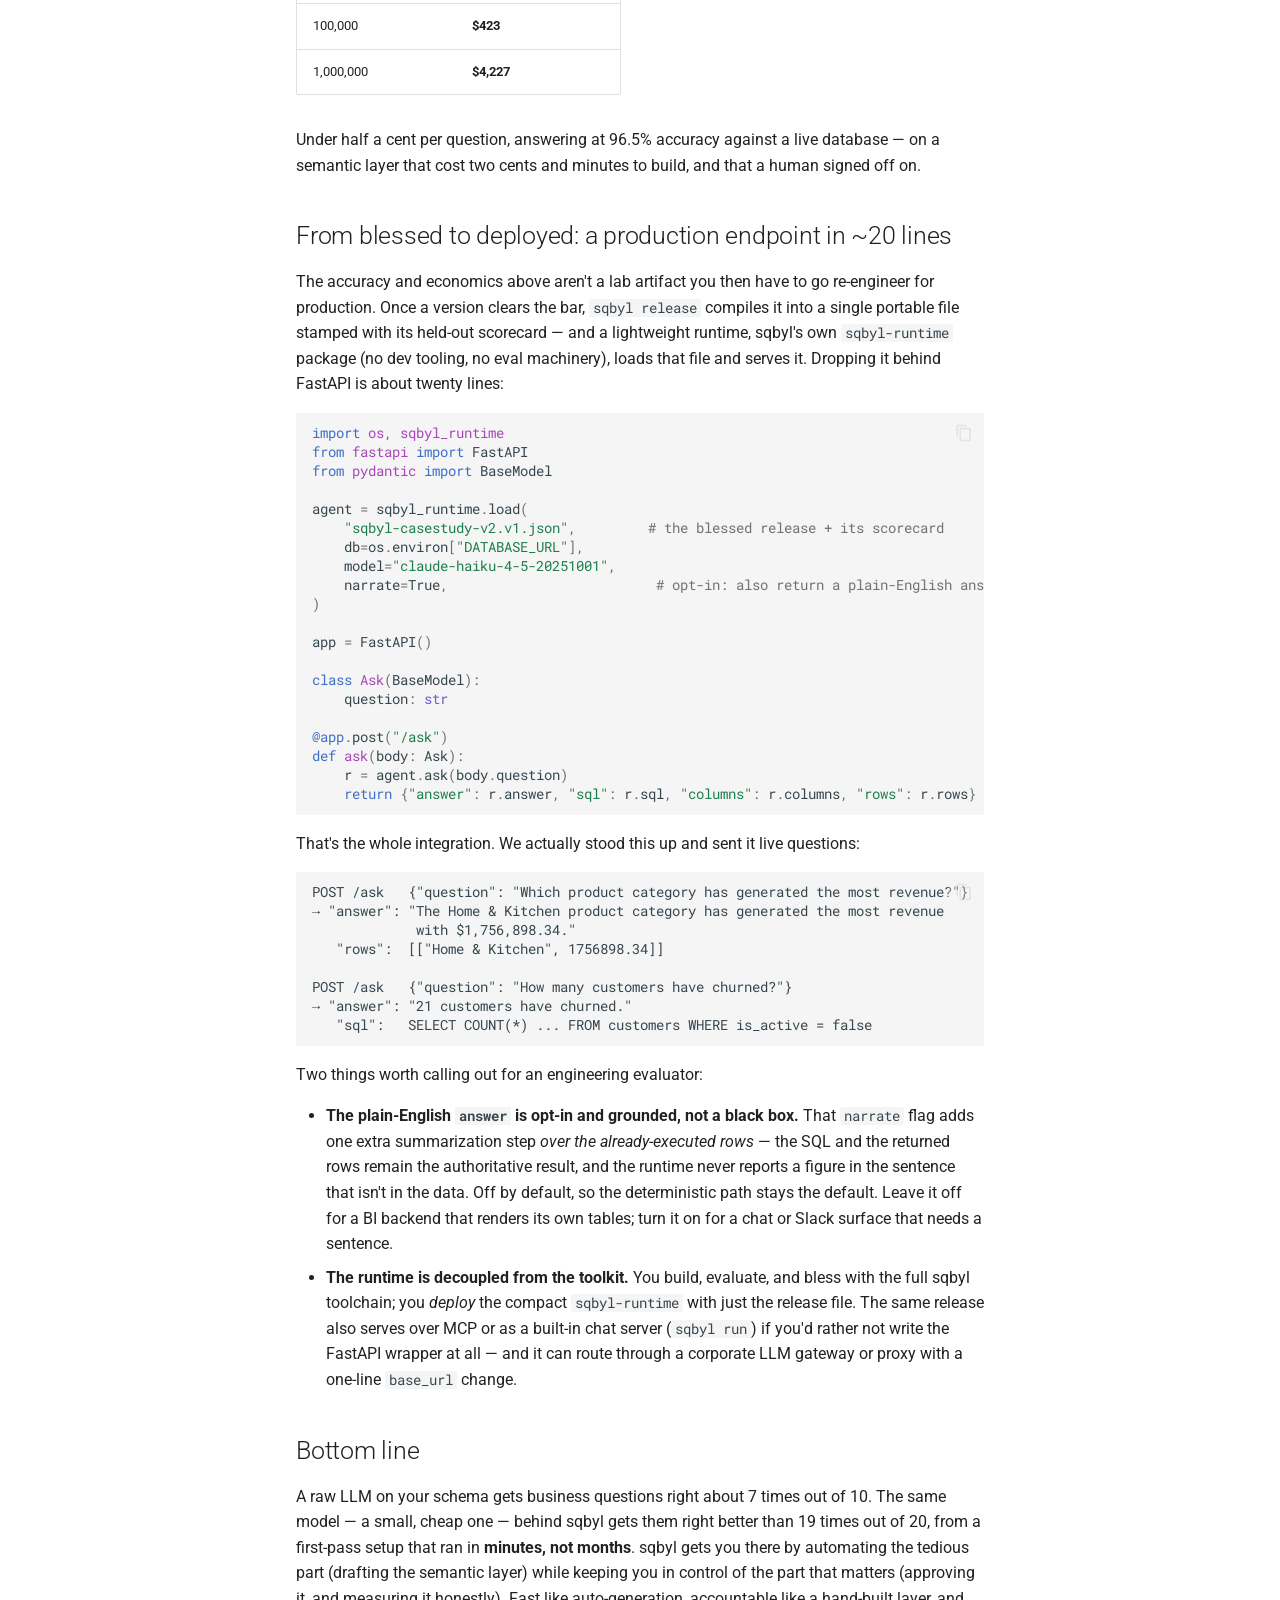
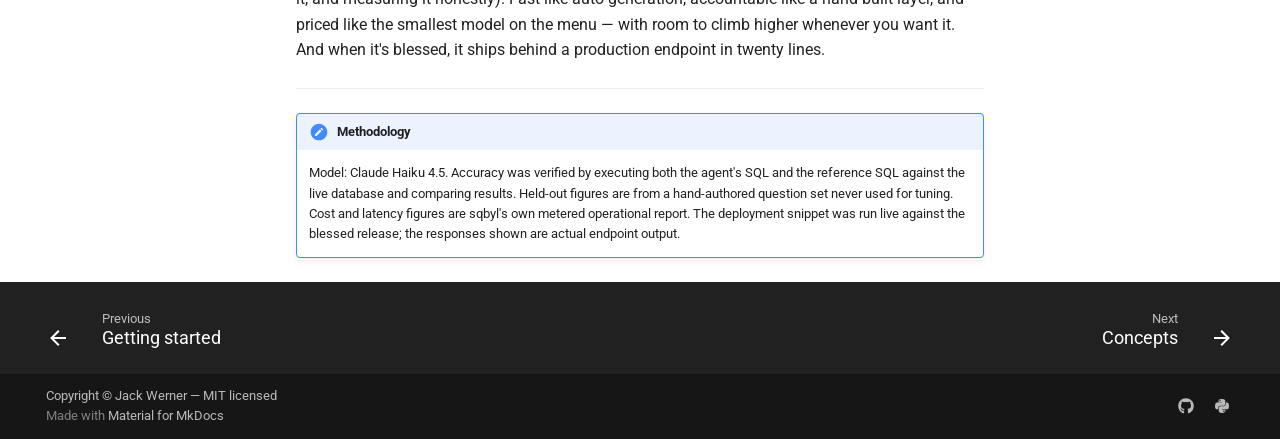
<file: case-study/index.html>
<!doctype html>
<html lang="en" class="no-js">
  <head>
    
      <meta charset="utf-8">
      <meta name="viewport" content="width=device-width,initial-scale=1">
      
        <meta name="description" content="One small LLM (Claude Haiku 4.5) went from 70.2% to 96.5% accuracy on business questions — held-out set included — by putting sqbyl's governed semantic layer between the model and a Postgres database. Same model, same data, honest numbers.">
      
      
        <meta name="author" content="Jack Werner">
      
      
        <link rel="canonical" href="https://jackwerner.github.io/sqbyl/case-study/">
      
      
        <link rel="prev" href="../getting-started/">
      
      
        <link rel="next" href="../concepts/">
      
      
        
      
      
      <link rel="icon" href="../assets/sqbyl-icon.png">
      <meta name="generator" content="mkdocs-1.6.1, mkdocs-material-9.7.6">
    
    
      
        <title>Case study: 70% to 96% text-to-SQL accuracy - sqbyl</title>
      
    
    
      <link rel="stylesheet" href="../assets/stylesheets/main.484c7ddc.min.css">
      
        
        <link rel="stylesheet" href="../assets/stylesheets/palette.ab4e12ef.min.css">
      
      


    
    
      
    
    
      
        
        
        <link rel="preconnect" href="https://fonts.gstatic.com" crossorigin>
        <link rel="stylesheet" href="https://fonts.googleapis.com/css?family=Roboto:300,300i,400,400i,700,700i%7CRoboto+Mono:400,400i,700,700i&display=fallback">
        <style>:root{--md-text-font:"Roboto";--md-code-font:"Roboto Mono"}</style>
      
    
    
      <link rel="stylesheet" href="../stylesheets/extra.css">
    
    <script>__md_scope=new URL("..",location),__md_hash=e=>[...e].reduce(((e,_)=>(e<<5)-e+_.charCodeAt(0)),0),__md_get=(e,_=localStorage,t=__md_scope)=>JSON.parse(_.getItem(t.pathname+"."+e)),__md_set=(e,_,t=localStorage,a=__md_scope)=>{try{t.setItem(a.pathname+"."+e,JSON.stringify(_))}catch(e){}}</script>
    
      

    
    
  
    
  
  
  
  <meta property="og:type" content="website">
  <meta property="og:site_name" content="sqbyl">
  <meta property="og:title" content="Case study: 70% → 96% · sqbyl">
  <meta property="og:description" content="One small LLM (Claude Haiku 4.5) went from 70.2% to 96.5% accuracy on business questions — held-out set included — by putting sqbyl's governed semantic layer between the model and a Postgres database. Same model, same data, honest numbers.">
  <meta property="og:url" content="https://jackwerner.github.io/sqbyl/case-study/">
  <meta property="og:image" content="https://jackwerner.github.io/sqbyl/assets/sqbyl-logo-original.png">
  <meta name="twitter:card" content="summary_large_image">
  <meta name="twitter:title" content="Case study: 70% → 96% · sqbyl">
  <meta name="twitter:description" content="One small LLM (Claude Haiku 4.5) went from 70.2% to 96.5% accuracy on business questions — held-out set included — by putting sqbyl's governed semantic layer between the model and a Postgres database. Same model, same data, honest numbers.">
  <meta name="twitter:image" content="https://jackwerner.github.io/sqbyl/assets/sqbyl-logo-original.png">

  </head>
  
  
    
    
      
    
    
    
    
    <body dir="ltr" data-md-color-scheme="default" data-md-color-primary="custom" data-md-color-accent="custom">
  
    
    <input class="md-toggle" data-md-toggle="drawer" type="checkbox" id="__drawer" autocomplete="off">
    <input class="md-toggle" data-md-toggle="search" type="checkbox" id="__search" autocomplete="off">
    <label class="md-overlay" for="__drawer"></label>
    <div data-md-component="skip">
      
        
        <a href="#from-70-to-96-production-grade-text-to-sql-set-up-in-minutes" class="md-skip">
          Skip to content
        </a>
      
    </div>
    <div data-md-component="announce">
      
    </div>
    
    
      

  

<header class="md-header md-header--shadow" data-md-component="header">
  <nav class="md-header__inner md-grid" aria-label="Header">
    <a href=".." title="sqbyl" class="md-header__button md-logo" aria-label="sqbyl" data-md-component="logo">
      
  <img src="../assets/sqbyl-icon.png" alt="logo">

    </a>
    <label class="md-header__button md-icon" for="__drawer">
      
      <svg xmlns="http://www.w3.org/2000/svg" viewBox="0 0 24 24"><path d="M3 6h18v2H3zm0 5h18v2H3zm0 5h18v2H3z"/></svg>
    </label>
    <div class="md-header__title" data-md-component="header-title">
      <div class="md-header__ellipsis">
        <div class="md-header__topic">
          <span class="md-ellipsis">
            sqbyl
          </span>
        </div>
        <div class="md-header__topic" data-md-component="header-topic">
          <span class="md-ellipsis">
            
              Case study: 70% to 96% text-to-SQL accuracy
            
          </span>
        </div>
      </div>
    </div>
    
      
        <form class="md-header__option" data-md-component="palette">
  
    
    
    
    <input class="md-option" data-md-color-media="(prefers-color-scheme: light)" data-md-color-scheme="default" data-md-color-primary="custom" data-md-color-accent="custom"  aria-label="Switch to dark mode"  type="radio" name="__palette" id="__palette_0">
    
      <label class="md-header__button md-icon" title="Switch to dark mode" for="__palette_1" hidden>
        <svg xmlns="http://www.w3.org/2000/svg" viewBox="0 0 24 24"><path d="m17.75 4.09-2.53 1.94.91 3.06-2.63-1.81-2.63 1.81.91-3.06-2.53-1.94L12.44 4l1.06-3 1.06 3zm3.5 6.91-1.64 1.25.59 1.98-1.7-1.17-1.7 1.17.59-1.98L15.75 11l2.06-.05L18.5 9l.69 1.95zm-2.28 4.95c.83-.08 1.72 1.1 1.19 1.85-.32.45-.66.87-1.08 1.27C15.17 23 8.84 23 4.94 19.07c-3.91-3.9-3.91-10.24 0-14.14.4-.4.82-.76 1.27-1.08.75-.53 1.93.36 1.85 1.19-.27 2.86.69 5.83 2.89 8.02a9.96 9.96 0 0 0 8.02 2.89m-1.64 2.02a12.08 12.08 0 0 1-7.8-3.47c-2.17-2.19-3.33-5-3.49-7.82-2.81 3.14-2.7 7.96.31 10.98 3.02 3.01 7.84 3.12 10.98.31"/></svg>
      </label>
    
  
    
    
    
    <input class="md-option" data-md-color-media="(prefers-color-scheme: dark)" data-md-color-scheme="slate" data-md-color-primary="custom" data-md-color-accent="custom"  aria-label="Switch to light mode"  type="radio" name="__palette" id="__palette_1">
    
      <label class="md-header__button md-icon" title="Switch to light mode" for="__palette_0" hidden>
        <svg xmlns="http://www.w3.org/2000/svg" viewBox="0 0 24 24"><path d="M12 7a5 5 0 0 1 5 5 5 5 0 0 1-5 5 5 5 0 0 1-5-5 5 5 0 0 1 5-5m0 2a3 3 0 0 0-3 3 3 3 0 0 0 3 3 3 3 0 0 0 3-3 3 3 0 0 0-3-3m0-7 2.39 3.42C13.65 5.15 12.84 5 12 5s-1.65.15-2.39.42zM3.34 7l4.16-.35A7.2 7.2 0 0 0 5.94 8.5c-.44.74-.69 1.5-.83 2.29zm.02 10 1.76-3.77a7.131 7.131 0 0 0 2.38 4.14zM20.65 7l-1.77 3.79a7.02 7.02 0 0 0-2.38-4.15zm-.01 10-4.14.36c.59-.51 1.12-1.14 1.54-1.86.42-.73.69-1.5.83-2.29zM12 22l-2.41-3.44c.74.27 1.55.44 2.41.44.82 0 1.63-.17 2.37-.44z"/></svg>
      </label>
    
  
</form>
      
    
    
      <script>var palette=__md_get("__palette");if(palette&&palette.color){if("(prefers-color-scheme)"===palette.color.media){var media=matchMedia("(prefers-color-scheme: light)"),input=document.querySelector(media.matches?"[data-md-color-media='(prefers-color-scheme: light)']":"[data-md-color-media='(prefers-color-scheme: dark)']");palette.color.media=input.getAttribute("data-md-color-media"),palette.color.scheme=input.getAttribute("data-md-color-scheme"),palette.color.primary=input.getAttribute("data-md-color-primary"),palette.color.accent=input.getAttribute("data-md-color-accent")}for(var[key,value]of Object.entries(palette.color))document.body.setAttribute("data-md-color-"+key,value)}</script>
    
    
    
      
      
        <label class="md-header__button md-icon" for="__search">
          
          <svg xmlns="http://www.w3.org/2000/svg" viewBox="0 0 24 24"><path d="M9.5 3A6.5 6.5 0 0 1 16 9.5c0 1.61-.59 3.09-1.56 4.23l.27.27h.79l5 5-1.5 1.5-5-5v-.79l-.27-.27A6.52 6.52 0 0 1 9.5 16 6.5 6.5 0 0 1 3 9.5 6.5 6.5 0 0 1 9.5 3m0 2C7 5 5 7 5 9.5S7 14 9.5 14 14 12 14 9.5 12 5 9.5 5"/></svg>
        </label>
        <div class="md-search" data-md-component="search" role="dialog">
  <label class="md-search__overlay" for="__search"></label>
  <div class="md-search__inner" role="search">
    <form class="md-search__form" name="search">
      <input type="text" class="md-search__input" name="query" aria-label="Search" placeholder="Search" autocapitalize="off" autocorrect="off" autocomplete="off" spellcheck="false" data-md-component="search-query" required>
      <label class="md-search__icon md-icon" for="__search">
        
        <svg xmlns="http://www.w3.org/2000/svg" viewBox="0 0 24 24"><path d="M9.5 3A6.5 6.5 0 0 1 16 9.5c0 1.61-.59 3.09-1.56 4.23l.27.27h.79l5 5-1.5 1.5-5-5v-.79l-.27-.27A6.52 6.52 0 0 1 9.5 16 6.5 6.5 0 0 1 3 9.5 6.5 6.5 0 0 1 9.5 3m0 2C7 5 5 7 5 9.5S7 14 9.5 14 14 12 14 9.5 12 5 9.5 5"/></svg>
        
        <svg xmlns="http://www.w3.org/2000/svg" viewBox="0 0 24 24"><path d="M20 11v2H8l5.5 5.5-1.42 1.42L4.16 12l7.92-7.92L13.5 5.5 8 11z"/></svg>
      </label>
      <nav class="md-search__options" aria-label="Search">
        
        <button type="reset" class="md-search__icon md-icon" title="Clear" aria-label="Clear" tabindex="-1">
          
          <svg xmlns="http://www.w3.org/2000/svg" viewBox="0 0 24 24"><path d="M19 6.41 17.59 5 12 10.59 6.41 5 5 6.41 10.59 12 5 17.59 6.41 19 12 13.41 17.59 19 19 17.59 13.41 12z"/></svg>
        </button>
      </nav>
      
        <div class="md-search__suggest" data-md-component="search-suggest"></div>
      
    </form>
    <div class="md-search__output">
      <div class="md-search__scrollwrap" tabindex="0" data-md-scrollfix>
        <div class="md-search-result" data-md-component="search-result">
          <div class="md-search-result__meta">
            Initializing search
          </div>
          <ol class="md-search-result__list" role="presentation"></ol>
        </div>
      </div>
    </div>
  </div>
</div>
      
    
    
      <div class="md-header__source">
        <a href="https://github.com/jackwerner/sqbyl" title="Go to repository" class="md-source" data-md-component="source">
  <div class="md-source__icon md-icon">
    
    <svg xmlns="http://www.w3.org/2000/svg" viewBox="0 0 512 512"><!--! Font Awesome Free 7.1.0 by @fontawesome - https://fontawesome.com License - https://fontawesome.com/license/free (Icons: CC BY 4.0, Fonts: SIL OFL 1.1, Code: MIT License) Copyright 2025 Fonticons, Inc.--><path d="M173.9 397.4c0 2-2.3 3.6-5.2 3.6-3.3.3-5.6-1.3-5.6-3.6 0-2 2.3-3.6 5.2-3.6 3-.3 5.6 1.3 5.6 3.6m-31.1-4.5c-.7 2 1.3 4.3 4.3 4.9 2.6 1 5.6 0 6.2-2s-1.3-4.3-4.3-5.2c-2.6-.7-5.5.3-6.2 2.3m44.2-1.7c-2.9.7-4.9 2.6-4.6 4.9.3 2 2.9 3.3 5.9 2.6 2.9-.7 4.9-2.6 4.6-4.6-.3-1.9-3-3.2-5.9-2.9M252.8 8C114.1 8 8 113.3 8 252c0 110.9 69.8 205.8 169.5 239.2 12.8 2.3 17.3-5.6 17.3-12.1 0-6.2-.3-40.4-.3-61.4 0 0-70 15-84.7-29.8 0 0-11.4-29.1-27.8-36.6 0 0-22.9-15.7 1.6-15.4 0 0 24.9 2 38.6 25.8 21.9 38.6 58.6 27.5 72.9 20.9 2.3-16 8.8-27.1 16-33.7-55.9-6.2-112.3-14.3-112.3-110.5 0-27.5 7.6-41.3 23.6-58.9-2.6-6.5-11.1-33.3 2.6-67.9 20.9-6.5 69 27 69 27 20-5.6 41.5-8.5 62.8-8.5s42.8 2.9 62.8 8.5c0 0 48.1-33.6 69-27 13.7 34.7 5.2 61.4 2.6 67.9 16 17.7 25.8 31.5 25.8 58.9 0 96.5-58.9 104.2-114.8 110.5 9.2 7.9 17 22.9 17 46.4 0 33.7-.3 75.4-.3 83.6 0 6.5 4.6 14.4 17.3 12.1C436.2 457.8 504 362.9 504 252 504 113.3 391.5 8 252.8 8M105.2 352.9c-1.3 1-1 3.3.7 5.2 1.6 1.6 3.9 2.3 5.2 1 1.3-1 1-3.3-.7-5.2-1.6-1.6-3.9-2.3-5.2-1m-10.8-8.1c-.7 1.3.3 2.9 2.3 3.9 1.6 1 3.6.7 4.3-.7.7-1.3-.3-2.9-2.3-3.9-2-.6-3.6-.3-4.3.7m32.4 35.6c-1.6 1.3-1 4.3 1.3 6.2 2.3 2.3 5.2 2.6 6.5 1 1.3-1.3.7-4.3-1.3-6.2-2.2-2.3-5.2-2.6-6.5-1m-11.4-14.7c-1.6 1-1.6 3.6 0 5.9s4.3 3.3 5.6 2.3c1.6-1.3 1.6-3.9 0-6.2-1.4-2.3-4-3.3-5.6-2"/></svg>
  </div>
  <div class="md-source__repository">
    jackwerner/sqbyl
  </div>
</a>
      </div>
    
  </nav>
  
</header>
    
    <div class="md-container" data-md-component="container">
      
      
        
          
        
      
      <main class="md-main" data-md-component="main">
        <div class="md-main__inner md-grid">
          
            
              
              <div class="md-sidebar md-sidebar--primary" data-md-component="sidebar" data-md-type="navigation" >
                <div class="md-sidebar__scrollwrap">
                  <div class="md-sidebar__inner">
                    



<nav class="md-nav md-nav--primary" aria-label="Navigation" data-md-level="0">
  <label class="md-nav__title" for="__drawer">
    <a href=".." title="sqbyl" class="md-nav__button md-logo" aria-label="sqbyl" data-md-component="logo">
      
  <img src="../assets/sqbyl-icon.png" alt="logo">

    </a>
    sqbyl
  </label>
  
    <div class="md-nav__source">
      <a href="https://github.com/jackwerner/sqbyl" title="Go to repository" class="md-source" data-md-component="source">
  <div class="md-source__icon md-icon">
    
    <svg xmlns="http://www.w3.org/2000/svg" viewBox="0 0 512 512"><!--! Font Awesome Free 7.1.0 by @fontawesome - https://fontawesome.com License - https://fontawesome.com/license/free (Icons: CC BY 4.0, Fonts: SIL OFL 1.1, Code: MIT License) Copyright 2025 Fonticons, Inc.--><path d="M173.9 397.4c0 2-2.3 3.6-5.2 3.6-3.3.3-5.6-1.3-5.6-3.6 0-2 2.3-3.6 5.2-3.6 3-.3 5.6 1.3 5.6 3.6m-31.1-4.5c-.7 2 1.3 4.3 4.3 4.9 2.6 1 5.6 0 6.2-2s-1.3-4.3-4.3-5.2c-2.6-.7-5.5.3-6.2 2.3m44.2-1.7c-2.9.7-4.9 2.6-4.6 4.9.3 2 2.9 3.3 5.9 2.6 2.9-.7 4.9-2.6 4.6-4.6-.3-1.9-3-3.2-5.9-2.9M252.8 8C114.1 8 8 113.3 8 252c0 110.9 69.8 205.8 169.5 239.2 12.8 2.3 17.3-5.6 17.3-12.1 0-6.2-.3-40.4-.3-61.4 0 0-70 15-84.7-29.8 0 0-11.4-29.1-27.8-36.6 0 0-22.9-15.7 1.6-15.4 0 0 24.9 2 38.6 25.8 21.9 38.6 58.6 27.5 72.9 20.9 2.3-16 8.8-27.1 16-33.7-55.9-6.2-112.3-14.3-112.3-110.5 0-27.5 7.6-41.3 23.6-58.9-2.6-6.5-11.1-33.3 2.6-67.9 20.9-6.5 69 27 69 27 20-5.6 41.5-8.5 62.8-8.5s42.8 2.9 62.8 8.5c0 0 48.1-33.6 69-27 13.7 34.7 5.2 61.4 2.6 67.9 16 17.7 25.8 31.5 25.8 58.9 0 96.5-58.9 104.2-114.8 110.5 9.2 7.9 17 22.9 17 46.4 0 33.7-.3 75.4-.3 83.6 0 6.5 4.6 14.4 17.3 12.1C436.2 457.8 504 362.9 504 252 504 113.3 391.5 8 252.8 8M105.2 352.9c-1.3 1-1 3.3.7 5.2 1.6 1.6 3.9 2.3 5.2 1 1.3-1 1-3.3-.7-5.2-1.6-1.6-3.9-2.3-5.2-1m-10.8-8.1c-.7 1.3.3 2.9 2.3 3.9 1.6 1 3.6.7 4.3-.7.7-1.3-.3-2.9-2.3-3.9-2-.6-3.6-.3-4.3.7m32.4 35.6c-1.6 1.3-1 4.3 1.3 6.2 2.3 2.3 5.2 2.6 6.5 1 1.3-1.3.7-4.3-1.3-6.2-2.2-2.3-5.2-2.6-6.5-1m-11.4-14.7c-1.6 1-1.6 3.6 0 5.9s4.3 3.3 5.6 2.3c1.6-1.3 1.6-3.9 0-6.2-1.4-2.3-4-3.3-5.6-2"/></svg>
  </div>
  <div class="md-source__repository">
    jackwerner/sqbyl
  </div>
</a>
    </div>
  
  <ul class="md-nav__list" data-md-scrollfix>
    
      
      
  
  
  
  
    <li class="md-nav__item">
      <a href=".." class="md-nav__link">
        
  
  
  <span class="md-ellipsis">
    
  
    Home
  

    
  </span>
  
  

      </a>
    </li>
  

    
      
      
  
  
  
  
    <li class="md-nav__item">
      <a href="../getting-started/" class="md-nav__link">
        
  
  
  <span class="md-ellipsis">
    
  
    Getting started
  

    
  </span>
  
  

      </a>
    </li>
  

    
      
      
  
  
    
  
  
  
    <li class="md-nav__item md-nav__item--active">
      
      <input class="md-nav__toggle md-toggle" type="checkbox" id="__toc">
      
      
        
      
      
        <label class="md-nav__link md-nav__link--active" for="__toc">
          
  
  
  <span class="md-ellipsis">
    
  
    Case study: 70% → 96%
  

    
  </span>
  
  

          <span class="md-nav__icon md-icon"></span>
        </label>
      
      <a href="./" class="md-nav__link md-nav__link--active">
        
  
  
  <span class="md-ellipsis">
    
  
    Case study: 70% → 96%
  

    
  </span>
  
  

      </a>
      
        

<nav class="md-nav md-nav--secondary" aria-label="Table of contents">
  
  
  
    
  
  
    <label class="md-nav__title" for="__toc">
      <span class="md-nav__icon md-icon"></span>
      Table of contents
    </label>
    <ul class="md-nav__list" data-md-component="toc" data-md-scrollfix>
      
        <li class="md-nav__item">
  <a href="#the-result" class="md-nav__link">
    <span class="md-ellipsis">
      
        The result
      
    </span>
  </a>
  
</li>
      
        <li class="md-nav__item">
  <a href="#the-problem-with-the-two-usual-options" class="md-nav__link">
    <span class="md-ellipsis">
      
        The problem with the two usual options
      
    </span>
  </a>
  
</li>
      
        <li class="md-nav__item">
  <a href="#how-sqbyl-does-it-automatic-but-governed" class="md-nav__link">
    <span class="md-ellipsis">
      
        How sqbyl does it — automatic, but governed
      
    </span>
  </a>
  
</li>
      
        <li class="md-nav__item">
  <a href="#what-that-looks-like-on-a-real-question" class="md-nav__link">
    <span class="md-ellipsis">
      
        What that looks like on a real question
      
    </span>
  </a>
  
</li>
      
        <li class="md-nav__item">
  <a href="#unit-economics-what-it-costs-to-run" class="md-nav__link">
    <span class="md-ellipsis">
      
        Unit economics: what it costs to run
      
    </span>
  </a>
  
</li>
      
        <li class="md-nav__item">
  <a href="#from-blessed-to-deployed-a-production-endpoint-in-20-lines" class="md-nav__link">
    <span class="md-ellipsis">
      
        From blessed to deployed: a production endpoint in ~20 lines
      
    </span>
  </a>
  
</li>
      
        <li class="md-nav__item">
  <a href="#bottom-line" class="md-nav__link">
    <span class="md-ellipsis">
      
        Bottom line
      
    </span>
  </a>
  
</li>
      
    </ul>
  
</nav>
      
    </li>
  

    
      
      
  
  
  
  
    <li class="md-nav__item">
      <a href="../concepts/" class="md-nav__link">
        
  
  
  <span class="md-ellipsis">
    
  
    Concepts
  

    
  </span>
  
  

      </a>
    </li>
  

    
      
      
  
  
  
  
    
    
    
    
      
        
        
      
    
    
    <li class="md-nav__item md-nav__item--section md-nav__item--nested">
      
        
        
        <input class="md-nav__toggle md-toggle " type="checkbox" id="__nav_5" >
        
          
          <label class="md-nav__link" for="__nav_5" id="__nav_5_label" tabindex="">
            
  
  
  <span class="md-ellipsis">
    
  
    Guides
  

    
  </span>
  
  

            <span class="md-nav__icon md-icon"></span>
          </label>
        
        <nav class="md-nav" data-md-level="1" aria-labelledby="__nav_5_label" aria-expanded="false">
          <label class="md-nav__title" for="__nav_5">
            <span class="md-nav__icon md-icon"></span>
            
  
    Guides
  

          </label>
          <ul class="md-nav__list" data-md-scrollfix>
            
              
                
  
  
  
  
    <li class="md-nav__item">
      <a href="../guides/embedding/" class="md-nav__link">
        
  
  
  <span class="md-ellipsis">
    
  
    Embedding the runtime
  

    
  </span>
  
  

      </a>
    </li>
  

              
            
              
                
  
  
  
  
    <li class="md-nav__item">
      <a href="../guides/configuration/" class="md-nav__link">
        
  
  
  <span class="md-ellipsis">
    
  
    Configuration reference
  

    
  </span>
  
  

      </a>
    </li>
  

              
            
          </ul>
        </nav>
      
    </li>
  

    
      
      
  
  
  
  
    <li class="md-nav__item">
      <a href="../cli/" class="md-nav__link">
        
  
  
  <span class="md-ellipsis">
    
  
    CLI reference
  

    
  </span>
  
  

      </a>
    </li>
  

    
      
      
  
  
  
  
    
    
    
    
      
        
        
      
    
    
    <li class="md-nav__item md-nav__item--section md-nav__item--nested">
      
        
        
        <input class="md-nav__toggle md-toggle " type="checkbox" id="__nav_7" >
        
          
          <label class="md-nav__link" for="__nav_7" id="__nav_7_label" tabindex="">
            
  
  
  <span class="md-ellipsis">
    
  
    Design &amp; internals
  

    
  </span>
  
  

            <span class="md-nav__icon md-icon"></span>
          </label>
        
        <nav class="md-nav" data-md-level="1" aria-labelledby="__nav_7_label" aria-expanded="false">
          <label class="md-nav__title" for="__nav_7">
            <span class="md-nav__icon md-icon"></span>
            
  
    Design &amp; internals
  

          </label>
          <ul class="md-nav__list" data-md-scrollfix>
            
              
                
  
  
  
  
    <li class="md-nav__item">
      <a href="../sqbyl-design-spec/" class="md-nav__link">
        
  
  
  <span class="md-ellipsis">
    
  
    Design spec
  

    
  </span>
  
  

      </a>
    </li>
  

              
            
              
                
  
  
  
  
    <li class="md-nav__item">
      <a href="../sqbyl-user-journey/" class="md-nav__link">
        
  
  
  <span class="md-ellipsis">
    
  
    User journey
  

    
  </span>
  
  

      </a>
    </li>
  

              
            
              
                
  
  
  
  
    <li class="md-nav__item">
      <a href="../sqbyl-implementation-plan/" class="md-nav__link">
        
  
  
  <span class="md-ellipsis">
    
  
    Implementation plan
  

    
  </span>
  
  

      </a>
    </li>
  

              
            
          </ul>
        </nav>
      
    </li>
  

    
  </ul>
</nav>
                  </div>
                </div>
              </div>
            
            
              
              <div class="md-sidebar md-sidebar--secondary" data-md-component="sidebar" data-md-type="toc" >
                <div class="md-sidebar__scrollwrap">
                  <div class="md-sidebar__inner">
                    

<nav class="md-nav md-nav--secondary" aria-label="Table of contents">
  
  
  
    
  
  
    <label class="md-nav__title" for="__toc">
      <span class="md-nav__icon md-icon"></span>
      Table of contents
    </label>
    <ul class="md-nav__list" data-md-component="toc" data-md-scrollfix>
      
        <li class="md-nav__item">
  <a href="#the-result" class="md-nav__link">
    <span class="md-ellipsis">
      
        The result
      
    </span>
  </a>
  
</li>
      
        <li class="md-nav__item">
  <a href="#the-problem-with-the-two-usual-options" class="md-nav__link">
    <span class="md-ellipsis">
      
        The problem with the two usual options
      
    </span>
  </a>
  
</li>
      
        <li class="md-nav__item">
  <a href="#how-sqbyl-does-it-automatic-but-governed" class="md-nav__link">
    <span class="md-ellipsis">
      
        How sqbyl does it — automatic, but governed
      
    </span>
  </a>
  
</li>
      
        <li class="md-nav__item">
  <a href="#what-that-looks-like-on-a-real-question" class="md-nav__link">
    <span class="md-ellipsis">
      
        What that looks like on a real question
      
    </span>
  </a>
  
</li>
      
        <li class="md-nav__item">
  <a href="#unit-economics-what-it-costs-to-run" class="md-nav__link">
    <span class="md-ellipsis">
      
        Unit economics: what it costs to run
      
    </span>
  </a>
  
</li>
      
        <li class="md-nav__item">
  <a href="#from-blessed-to-deployed-a-production-endpoint-in-20-lines" class="md-nav__link">
    <span class="md-ellipsis">
      
        From blessed to deployed: a production endpoint in ~20 lines
      
    </span>
  </a>
  
</li>
      
        <li class="md-nav__item">
  <a href="#bottom-line" class="md-nav__link">
    <span class="md-ellipsis">
      
        Bottom line
      
    </span>
  </a>
  
</li>
      
    </ul>
  
</nav>
                  </div>
                </div>
              </div>
            
          
          
            <div class="md-content" data-md-component="content">
              
              <article class="md-content__inner md-typeset">
                
                  


  
    <a href="https://github.com/jackwerner/sqbyl/edit/main/docs/case-study.md" title="Edit this page" class="md-content__button md-icon" rel="edit">
      
      <svg xmlns="http://www.w3.org/2000/svg" viewBox="0 0 24 24"><path d="M10 20H6V4h7v5h5v3.1l2-2V8l-6-6H6c-1.1 0-2 .9-2 2v16c0 1.1.9 2 2 2h4zm10.2-7c.1 0 .3.1.4.2l1.3 1.3c.2.2.2.6 0 .8l-1 1-2.1-2.1 1-1c.1-.1.2-.2.4-.2m0 3.9L14.1 23H12v-2.1l6.1-6.1z"/></svg>
    </a>
  
  


<h1 id="from-70-to-96-production-grade-text-to-sql-set-up-in-minutes">From 70% to 96%: production-grade text-to-SQL, set up in minutes<a class="headerlink" href="#from-70-to-96-production-grade-text-to-sql-set-up-in-minutes" title="Permanent link">&para;</a></h1>
<h2 id="the-result">The result<a class="headerlink" href="#the-result" title="Permanent link">&para;</a></h2>
<p>We took one LLM — Anthropic's <strong>Claude Haiku 4.5</strong>, deliberately a small, fast, low-cost
model — pointed it at a Postgres database, and asked it the same 57 business questions
twice: once with nothing but the raw database schema, once behind sqbyl.</p>
<table>
<thead>
<tr>
<th></th>
<th>Raw LLM on the schema</th>
<th>Same LLM, with sqbyl</th>
</tr>
</thead>
<tbody>
<tr>
<td>Dev questions (42)</td>
<td>69.0% correct</td>
<td><strong>97.6% correct</strong></td>
</tr>
<tr>
<td>Held-out questions (15)</td>
<td>73.3% correct</td>
<td><strong>93.3% correct</strong></td>
</tr>
<tr>
<td><strong>Overall</strong></td>
<td><strong>70.2%</strong></td>
<td><strong>96.5%</strong></td>
</tr>
</tbody>
</table>
<p>Same model. Same database. Same questions. What changed is that sqbyl built and governed
the semantic layer the model reasons over — automatically, but with a human in control.</p>
<p>That the model here is Haiku 4.5 <em>strengthens</em> the result on both axes that matter to an
enterprise buyer: the accuracy lift comes without reaching for a bigger, slower, more
expensive model, and the per-query economics (below) are those of the cheapest tier.</p>
<h2 id="the-problem-with-the-two-usual-options">The problem with the two usual options<a class="headerlink" href="#the-problem-with-the-two-usual-options" title="Permanent link">&para;</a></h2>
<p>Every team that wants reliable text-to-SQL hits the same wall: a raw LLM doesn't know what
your columns <em>mean</em>. <code>in_stock</code> — is that a unit count or a boolean? <code>cost_price</code> vs.
<code>unit_price</code> — which one does a user mean by "cost"? Get it wrong and you don't get an
error, you get a confident, wrong answer. That's the 30-point gap in the table above.</p>
<p>Teams typically close it one of two ways, and both have a catch:</p>
<ul>
<li><strong>Hand-build the semantic layer</strong> — accurate, but slow, expensive to maintain, and
  perpetually stale. Someone has to write and re-write a description for every column on
  every schema change, forever.</li>
<li><strong>Point a black-box auto-generator at the schema</strong> — fast, but unaccountable. You can't
  easily see what it guessed, you can't approve it before it ships, and — the part that
  quietly poisons every accuracy number in this category — nothing stops it from tuning on
  and grading against its <em>own</em> test set. The "accuracy" it reports back is inflated by
  construction.</li>
</ul>
<h2 id="how-sqbyl-does-it-automatic-but-governed">How sqbyl does it — automatic, but governed<a class="headerlink" href="#how-sqbyl-does-it-automatic-but-governed" title="Permanent link">&para;</a></h2>
<p>sqbyl's whole design premise is that you shouldn't have to choose between <em>automatic</em> and
<em>trustworthy</em>. In this case study, one command — <code>sqbyl init</code> — did all of the following,
and every step is built to keep a human in control and the numbers honest:</p>
<p><strong>1. It drafted the entire semantic layer for us — we wrote none of it.</strong>
sqbyl automatically profiled all 6 tables and drafted plain-English descriptions and
business synonyms for all 35 columns, grounded in the real data distribution it measured.
Zero hand-authored documentation. This is the "minimal intervention" half.</p>
<p><strong>2. It never spent a cent without showing us the bill first.</strong>
Before any paid work, sqbyl presents a line-itemed cost estimate and waits for approval —
you can approve, pick a subset of steps, swap to a cheaper model, or walk away. No
surprise spend, no black-box billing. Setup here came to about <strong>two cents</strong>.</p>
<p><strong>3. It flagged its own uncertainty instead of guessing silently.</strong>
When sqbyl detected that "cost" could describe <em>either</em> <code>cost_price</code> or <code>unit_price</code>, it
didn't just pick one and move on. It <strong>capped its confidence on the contested columns
below the auto-apply threshold and routed them to a human</strong> for a decision — exactly the
place a wrong guess would have cost you a silently-wrong answer in production. High-
confidence annotations apply automatically; ambiguous ones surface for review. That's the
"human approval" half, and it's a UX principle, not an afterthought.</p>
<p><strong>4. It measured itself honestly — and refused to grade on a curve.</strong>
The 93.3% held-out number is real. sqbyl keeps a strict wall between the questions it
tunes on and the held-out set it reports against — the held-out set is never
auto-generated and never trained on. Even sqbyl's optional "learn from a held-out failure"
path is walled off from the answer key by construction and quarantines any item a human
inspected, so a fixed question can never quietly inflate the headline score. When we ran
sqbyl's optimizer against a 95% target, it confirmed the project already cleared the bar
and stopped — it didn't manufacture busywork to look busy.</p>
<p>The through-line: <strong>sqbyl automates the labor and keeps the judgment with you.</strong> You get
the speed of auto-generation and the accountability of a hand-built layer, without picking
one.</p>
<p><strong>And it happened in minutes.</strong> Building and governing the entire semantic layer — profile,
draft, flag ambiguities, and score a 42-question baseline — was a single <code>sqbyl init</code> pass
that ran in a few minutes, versus the days or weeks a hand-built layer takes. Each
before/after accuracy measurement was another minute or two. And there was headroom we
didn't spend: when we pointed sqbyl's optimizer at a 95% target, it confirmed we'd
<em>already</em> cleared it and stopped rather than burn budget for show. These are a few-minutes,
first-pass result — the ceiling is higher, we just didn't need to reach for it.</p>
<h2 id="what-that-looks-like-on-a-real-question">What that looks like on a real question<a class="headerlink" href="#what-that-looks-like-on-a-real-question" title="Permanent link">&para;</a></h2>
<p><strong>"How many products are currently in stock?"</strong>
The raw LLM didn't know what <code>in_stock</code> was and guessed — it <em>summed</em> the column, answering
"how many units are in stock" instead of "how many products have stock." Confidently wrong.
sqbyl had already auto-annotated <code>in_stock</code> as "the current quantity of the product
available in inventory," so the governed agent counted products with stock — correctly,
on every run. Nobody on our side wrote that description; sqbyl drafted it and we approved
the pass.</p>
<p><strong>"Products that cost more than $100" — the honest hard case.</strong>
This is the one sqbyl flagged as ambiguous up front. "Cost" genuinely maps to two columns,
and rather than hide that, sqbyl surfaced it for a human call. That's the difference
between a tool that's confidently wrong and one that tells you where it's unsure — which,
for anyone putting these answers in front of executives, is the entire ballgame.</p>
<h2 id="unit-economics-what-it-costs-to-run">Unit economics: what it costs to run<a class="headerlink" href="#unit-economics-what-it-costs-to-run" title="Permanent link">&para;</a></h2>
<p>Setup is one-time. What matters for a production deployment is the run-rate — and because
the whole result rides on Claude Haiku 4.5, that run-rate is the cheapest tier available.
These are sqbyl's own metered operational numbers, not estimates:</p>
<table>
<thead>
<tr>
<th>Metric</th>
<th>Value</th>
</tr>
</thead>
<tbody>
<tr>
<td>Model</td>
<td>Claude Haiku 4.5</td>
</tr>
<tr>
<td>Cost per query</td>
<td><strong>$0.0042</strong></td>
</tr>
<tr>
<td>Tokens per query</td>
<td>3,497</td>
</tr>
<tr>
<td>p50 latency</td>
<td>1.95s</td>
</tr>
<tr>
<td>p95 latency</td>
<td>3.49s</td>
</tr>
</tbody>
</table>
<p>Scaled to volume:</p>
<table>
<thead>
<tr>
<th>Query volume / month</th>
<th>Projected monthly cost</th>
</tr>
</thead>
<tbody>
<tr>
<td>10,000</td>
<td><strong>$42</strong></td>
</tr>
<tr>
<td>100,000</td>
<td><strong>$423</strong></td>
</tr>
<tr>
<td>1,000,000</td>
<td><strong>$4,227</strong></td>
</tr>
</tbody>
</table>
<p>Under half a cent per question, answering at 96.5% accuracy against a live database — on a
semantic layer that cost two cents and minutes to build, and that a human signed off on.</p>
<h2 id="from-blessed-to-deployed-a-production-endpoint-in-20-lines">From blessed to deployed: a production endpoint in ~20 lines<a class="headerlink" href="#from-blessed-to-deployed-a-production-endpoint-in-20-lines" title="Permanent link">&para;</a></h2>
<p>The accuracy and economics above aren't a lab artifact you then have to go re-engineer for
production. Once a version clears the bar, <code>sqbyl release</code> compiles it into a single
portable file stamped with its held-out scorecard — and a lightweight runtime, sqbyl's own
<code>sqbyl-runtime</code> package (no dev tooling, no eval machinery), loads that file and serves it.
Dropping it behind FastAPI is about twenty lines:</p>
<div class="highlight"><pre><span></span><code><a id="__codelineno-0-1" name="__codelineno-0-1" href="#__codelineno-0-1"></a><span class="kn">import</span><span class="w"> </span><span class="nn">os</span><span class="o">,</span><span class="w"> </span><span class="nn">sqbyl_runtime</span>
<a id="__codelineno-0-2" name="__codelineno-0-2" href="#__codelineno-0-2"></a><span class="kn">from</span><span class="w"> </span><span class="nn">fastapi</span><span class="w"> </span><span class="kn">import</span> <span class="n">FastAPI</span>
<a id="__codelineno-0-3" name="__codelineno-0-3" href="#__codelineno-0-3"></a><span class="kn">from</span><span class="w"> </span><span class="nn">pydantic</span><span class="w"> </span><span class="kn">import</span> <span class="n">BaseModel</span>
<a id="__codelineno-0-4" name="__codelineno-0-4" href="#__codelineno-0-4"></a>
<a id="__codelineno-0-5" name="__codelineno-0-5" href="#__codelineno-0-5"></a><span class="n">agent</span> <span class="o">=</span> <span class="n">sqbyl_runtime</span><span class="o">.</span><span class="n">load</span><span class="p">(</span>
<a id="__codelineno-0-6" name="__codelineno-0-6" href="#__codelineno-0-6"></a>    <span class="s2">&quot;sqbyl-casestudy-v2.v1.json&quot;</span><span class="p">,</span>         <span class="c1"># the blessed release + its scorecard</span>
<a id="__codelineno-0-7" name="__codelineno-0-7" href="#__codelineno-0-7"></a>    <span class="n">db</span><span class="o">=</span><span class="n">os</span><span class="o">.</span><span class="n">environ</span><span class="p">[</span><span class="s2">&quot;DATABASE_URL&quot;</span><span class="p">],</span>
<a id="__codelineno-0-8" name="__codelineno-0-8" href="#__codelineno-0-8"></a>    <span class="n">model</span><span class="o">=</span><span class="s2">&quot;claude-haiku-4-5-20251001&quot;</span><span class="p">,</span>
<a id="__codelineno-0-9" name="__codelineno-0-9" href="#__codelineno-0-9"></a>    <span class="n">narrate</span><span class="o">=</span><span class="kc">True</span><span class="p">,</span>                          <span class="c1"># opt-in: also return a plain-English answer</span>
<a id="__codelineno-0-10" name="__codelineno-0-10" href="#__codelineno-0-10"></a><span class="p">)</span>
<a id="__codelineno-0-11" name="__codelineno-0-11" href="#__codelineno-0-11"></a>
<a id="__codelineno-0-12" name="__codelineno-0-12" href="#__codelineno-0-12"></a><span class="n">app</span> <span class="o">=</span> <span class="n">FastAPI</span><span class="p">()</span>
<a id="__codelineno-0-13" name="__codelineno-0-13" href="#__codelineno-0-13"></a>
<a id="__codelineno-0-14" name="__codelineno-0-14" href="#__codelineno-0-14"></a><span class="k">class</span><span class="w"> </span><span class="nc">Ask</span><span class="p">(</span><span class="n">BaseModel</span><span class="p">):</span>
<a id="__codelineno-0-15" name="__codelineno-0-15" href="#__codelineno-0-15"></a>    <span class="n">question</span><span class="p">:</span> <span class="nb">str</span>
<a id="__codelineno-0-16" name="__codelineno-0-16" href="#__codelineno-0-16"></a>
<a id="__codelineno-0-17" name="__codelineno-0-17" href="#__codelineno-0-17"></a><span class="nd">@app</span><span class="o">.</span><span class="n">post</span><span class="p">(</span><span class="s2">&quot;/ask&quot;</span><span class="p">)</span>
<a id="__codelineno-0-18" name="__codelineno-0-18" href="#__codelineno-0-18"></a><span class="k">def</span><span class="w"> </span><span class="nf">ask</span><span class="p">(</span><span class="n">body</span><span class="p">:</span> <span class="n">Ask</span><span class="p">):</span>
<a id="__codelineno-0-19" name="__codelineno-0-19" href="#__codelineno-0-19"></a>    <span class="n">r</span> <span class="o">=</span> <span class="n">agent</span><span class="o">.</span><span class="n">ask</span><span class="p">(</span><span class="n">body</span><span class="o">.</span><span class="n">question</span><span class="p">)</span>
<a id="__codelineno-0-20" name="__codelineno-0-20" href="#__codelineno-0-20"></a>    <span class="k">return</span> <span class="p">{</span><span class="s2">&quot;answer&quot;</span><span class="p">:</span> <span class="n">r</span><span class="o">.</span><span class="n">answer</span><span class="p">,</span> <span class="s2">&quot;sql&quot;</span><span class="p">:</span> <span class="n">r</span><span class="o">.</span><span class="n">sql</span><span class="p">,</span> <span class="s2">&quot;columns&quot;</span><span class="p">:</span> <span class="n">r</span><span class="o">.</span><span class="n">columns</span><span class="p">,</span> <span class="s2">&quot;rows&quot;</span><span class="p">:</span> <span class="n">r</span><span class="o">.</span><span class="n">rows</span><span class="p">}</span>
</code></pre></div>
<p>That's the whole integration. We actually stood this up and sent it live questions:</p>
<div class="highlight"><pre><span></span><code><a id="__codelineno-1-1" name="__codelineno-1-1" href="#__codelineno-1-1"></a>POST /ask   {&quot;question&quot;: &quot;Which product category has generated the most revenue?&quot;}
<a id="__codelineno-1-2" name="__codelineno-1-2" href="#__codelineno-1-2"></a>→ &quot;answer&quot;: &quot;The Home &amp; Kitchen product category has generated the most revenue
<a id="__codelineno-1-3" name="__codelineno-1-3" href="#__codelineno-1-3"></a>             with $1,756,898.34.&quot;
<a id="__codelineno-1-4" name="__codelineno-1-4" href="#__codelineno-1-4"></a>   &quot;rows&quot;:  [[&quot;Home &amp; Kitchen&quot;, 1756898.34]]
<a id="__codelineno-1-5" name="__codelineno-1-5" href="#__codelineno-1-5"></a>
<a id="__codelineno-1-6" name="__codelineno-1-6" href="#__codelineno-1-6"></a>POST /ask   {&quot;question&quot;: &quot;How many customers have churned?&quot;}
<a id="__codelineno-1-7" name="__codelineno-1-7" href="#__codelineno-1-7"></a>→ &quot;answer&quot;: &quot;21 customers have churned.&quot;
<a id="__codelineno-1-8" name="__codelineno-1-8" href="#__codelineno-1-8"></a>   &quot;sql&quot;:   SELECT COUNT(*) ... FROM customers WHERE is_active = false
</code></pre></div>
<p>Two things worth calling out for an engineering evaluator:</p>
<ul>
<li><strong>The plain-English <code>answer</code> is opt-in and grounded, not a black box.</strong> That <code>narrate</code>
  flag adds one extra summarization step <em>over the already-executed rows</em> — the SQL and the
  returned rows remain the authoritative result, and the runtime never reports a figure in
  the sentence that isn't in the data. Off by default, so the deterministic path stays the
  default. Leave it off for a BI backend that renders its own tables; turn it on for a chat
  or Slack surface that needs a sentence.</li>
<li><strong>The runtime is decoupled from the toolkit.</strong> You build, evaluate, and bless with the
  full sqbyl toolchain; you <em>deploy</em> the compact <code>sqbyl-runtime</code> with just the release file.
  The same release also serves over MCP or as a built-in chat server (<code>sqbyl run</code>) if you'd
  rather not write the FastAPI wrapper at all — and it can route through a corporate LLM
  gateway or proxy with a one-line <code>base_url</code> change.</li>
</ul>
<h2 id="bottom-line">Bottom line<a class="headerlink" href="#bottom-line" title="Permanent link">&para;</a></h2>
<p>A raw LLM on your schema gets business questions right about 7 times out of 10. The same
model — a small, cheap one — behind sqbyl gets them right better than 19 times out of 20,
from a first-pass setup that ran in <strong>minutes, not months</strong>. sqbyl gets you there by
automating the tedious part (drafting the semantic layer) while keeping you in control of
the part that matters (approving it, and measuring it honestly). Fast like auto-generation,
accountable like a hand-built layer, and priced like the smallest model on the menu — with
room to climb higher whenever you want it. And when it's blessed, it ships behind a
production endpoint in twenty lines.</p>
<hr />
<div class="admonition note">
<p class="admonition-title">Methodology</p>
<p>Model: Claude Haiku 4.5. Accuracy was verified by executing both the agent's SQL and
the reference SQL against the live database and comparing results. Held-out figures are
from a hand-authored question set never used for tuning. Cost and latency figures are
sqbyl's own metered operational report. The deployment snippet was run live against the
blessed release; the responses shown are actual endpoint output.</p>
</div>







  
  






                
              </article>
            </div>
          
          
<script>var target=document.getElementById(location.hash.slice(1));target&&target.name&&(target.checked=target.name.startsWith("__tabbed_"))</script>
        </div>
        
          <button type="button" class="md-top md-icon" data-md-component="top" hidden>
  
  <svg xmlns="http://www.w3.org/2000/svg" viewBox="0 0 24 24"><path d="M13 20h-2V8l-5.5 5.5-1.42-1.42L12 4.16l7.92 7.92-1.42 1.42L13 8z"/></svg>
  Back to top
</button>
        
      </main>
      
        <footer class="md-footer">
  
    
      
      <nav class="md-footer__inner md-grid" aria-label="Footer" >
        
          
          <a href="../getting-started/" class="md-footer__link md-footer__link--prev" aria-label="Previous: Getting started">
            <div class="md-footer__button md-icon">
              
              <svg xmlns="http://www.w3.org/2000/svg" viewBox="0 0 24 24"><path d="M20 11v2H8l5.5 5.5-1.42 1.42L4.16 12l7.92-7.92L13.5 5.5 8 11z"/></svg>
            </div>
            <div class="md-footer__title">
              <span class="md-footer__direction">
                Previous
              </span>
              <div class="md-ellipsis">
                Getting started
              </div>
            </div>
          </a>
        
        
          
          <a href="../concepts/" class="md-footer__link md-footer__link--next" aria-label="Next: Concepts">
            <div class="md-footer__title">
              <span class="md-footer__direction">
                Next
              </span>
              <div class="md-ellipsis">
                Concepts
              </div>
            </div>
            <div class="md-footer__button md-icon">
              
              <svg xmlns="http://www.w3.org/2000/svg" viewBox="0 0 24 24"><path d="M4 11v2h12l-5.5 5.5 1.42 1.42L19.84 12l-7.92-7.92L10.5 5.5 16 11z"/></svg>
            </div>
          </a>
        
      </nav>
    
  
  <div class="md-footer-meta md-typeset">
    <div class="md-footer-meta__inner md-grid">
      <div class="md-copyright">
  
    <div class="md-copyright__highlight">
      Copyright &copy; Jack Werner — MIT licensed
    </div>
  
  
    Made with
    <a href="https://squidfunk.github.io/mkdocs-material/" target="_blank" rel="noopener">
      Material for MkDocs
    </a>
  
</div>
      
        
<div class="md-social">
  
    
    
    
    
      
      
    
    <a href="https://github.com/jackwerner/sqbyl" target="_blank" rel="noopener" title="github.com" class="md-social__link">
      <svg xmlns="http://www.w3.org/2000/svg" viewBox="0 0 512 512"><!--! Font Awesome Free 7.1.0 by @fontawesome - https://fontawesome.com License - https://fontawesome.com/license/free (Icons: CC BY 4.0, Fonts: SIL OFL 1.1, Code: MIT License) Copyright 2025 Fonticons, Inc.--><path d="M173.9 397.4c0 2-2.3 3.6-5.2 3.6-3.3.3-5.6-1.3-5.6-3.6 0-2 2.3-3.6 5.2-3.6 3-.3 5.6 1.3 5.6 3.6m-31.1-4.5c-.7 2 1.3 4.3 4.3 4.9 2.6 1 5.6 0 6.2-2s-1.3-4.3-4.3-5.2c-2.6-.7-5.5.3-6.2 2.3m44.2-1.7c-2.9.7-4.9 2.6-4.6 4.9.3 2 2.9 3.3 5.9 2.6 2.9-.7 4.9-2.6 4.6-4.6-.3-1.9-3-3.2-5.9-2.9M252.8 8C114.1 8 8 113.3 8 252c0 110.9 69.8 205.8 169.5 239.2 12.8 2.3 17.3-5.6 17.3-12.1 0-6.2-.3-40.4-.3-61.4 0 0-70 15-84.7-29.8 0 0-11.4-29.1-27.8-36.6 0 0-22.9-15.7 1.6-15.4 0 0 24.9 2 38.6 25.8 21.9 38.6 58.6 27.5 72.9 20.9 2.3-16 8.8-27.1 16-33.7-55.9-6.2-112.3-14.3-112.3-110.5 0-27.5 7.6-41.3 23.6-58.9-2.6-6.5-11.1-33.3 2.6-67.9 20.9-6.5 69 27 69 27 20-5.6 41.5-8.5 62.8-8.5s42.8 2.9 62.8 8.5c0 0 48.1-33.6 69-27 13.7 34.7 5.2 61.4 2.6 67.9 16 17.7 25.8 31.5 25.8 58.9 0 96.5-58.9 104.2-114.8 110.5 9.2 7.9 17 22.9 17 46.4 0 33.7-.3 75.4-.3 83.6 0 6.5 4.6 14.4 17.3 12.1C436.2 457.8 504 362.9 504 252 504 113.3 391.5 8 252.8 8M105.2 352.9c-1.3 1-1 3.3.7 5.2 1.6 1.6 3.9 2.3 5.2 1 1.3-1 1-3.3-.7-5.2-1.6-1.6-3.9-2.3-5.2-1m-10.8-8.1c-.7 1.3.3 2.9 2.3 3.9 1.6 1 3.6.7 4.3-.7.7-1.3-.3-2.9-2.3-3.9-2-.6-3.6-.3-4.3.7m32.4 35.6c-1.6 1.3-1 4.3 1.3 6.2 2.3 2.3 5.2 2.6 6.5 1 1.3-1.3.7-4.3-1.3-6.2-2.2-2.3-5.2-2.6-6.5-1m-11.4-14.7c-1.6 1-1.6 3.6 0 5.9s4.3 3.3 5.6 2.3c1.6-1.3 1.6-3.9 0-6.2-1.4-2.3-4-3.3-5.6-2"/></svg>
    </a>
  
    
    
    
    
      
      
    
    <a href="https://pypi.org/project/sqbyl/" target="_blank" rel="noopener" title="pypi.org" class="md-social__link">
      <svg xmlns="http://www.w3.org/2000/svg" viewBox="0 0 448 512"><!--! Font Awesome Free 7.1.0 by @fontawesome - https://fontawesome.com License - https://fontawesome.com/license/free (Icons: CC BY 4.0, Fonts: SIL OFL 1.1, Code: MIT License) Copyright 2025 Fonticons, Inc.--><path d="M439.8 200.5c-7.7-30.9-22.3-54.2-53.4-54.2h-40.1v47.4c0 36.8-31.2 67.8-66.8 67.8H172.7c-29.2 0-53.4 25-53.4 54.3v101.8c0 29 25.2 46 53.4 54.3 33.8 9.9 66.3 11.7 106.8 0 26.9-7.8 53.4-23.5 53.4-54.3v-40.7H226.2v-13.6h160.2c31.1 0 42.6-21.7 53.4-54.2 11.2-33.5 10.7-65.7 0-108.6M286.2 444.7a20.4 20.4 0 1 1 0-40.7 20.4 20.4 0 1 1 0 40.7M167.8 248.1h106.8c29.7 0 53.4-24.5 53.4-54.3V91.9c0-29-24.4-50.7-53.4-55.6-35.8-5.9-74.7-5.6-106.8.1-45.2 8-53.4 24.7-53.4 55.6v40.7h106.9v13.6h-147c-31.1 0-58.3 18.7-66.8 54.2-9.8 40.7-10.2 66.1 0 108.6 7.6 31.6 25.7 54.2 56.8 54.2H101v-48.8c0-35.3 30.5-66.4 66.8-66.4m-6.6-183.4a20.4 20.4 0 1 1 0 40.8 20.4 20.4 0 1 1 0-40.8"/></svg>
    </a>
  
</div>
      
    </div>
  </div>
</footer>
      
    </div>
    <div class="md-dialog" data-md-component="dialog">
      <div class="md-dialog__inner md-typeset"></div>
    </div>
    
    
    
      
      
      <script id="__config" type="application/json">{"annotate": null, "base": "..", "features": ["navigation.instant", "navigation.tracking", "navigation.sections", "navigation.top", "navigation.footer", "content.code.copy", "content.code.annotate", "content.action.edit", "search.suggest", "search.highlight", "toc.follow"], "search": "../assets/javascripts/workers/search.2c215733.min.js", "tags": null, "translations": {"clipboard.copied": "Copied to clipboard", "clipboard.copy": "Copy to clipboard", "search.result.more.one": "1 more on this page", "search.result.more.other": "# more on this page", "search.result.none": "No matching documents", "search.result.one": "1 matching document", "search.result.other": "# matching documents", "search.result.placeholder": "Type to start searching", "search.result.term.missing": "Missing", "select.version": "Select version"}, "version": null}</script>
    
    
      <script src="../assets/javascripts/bundle.79ae519e.min.js"></script>
      
    
  </body>
</html>
</file>
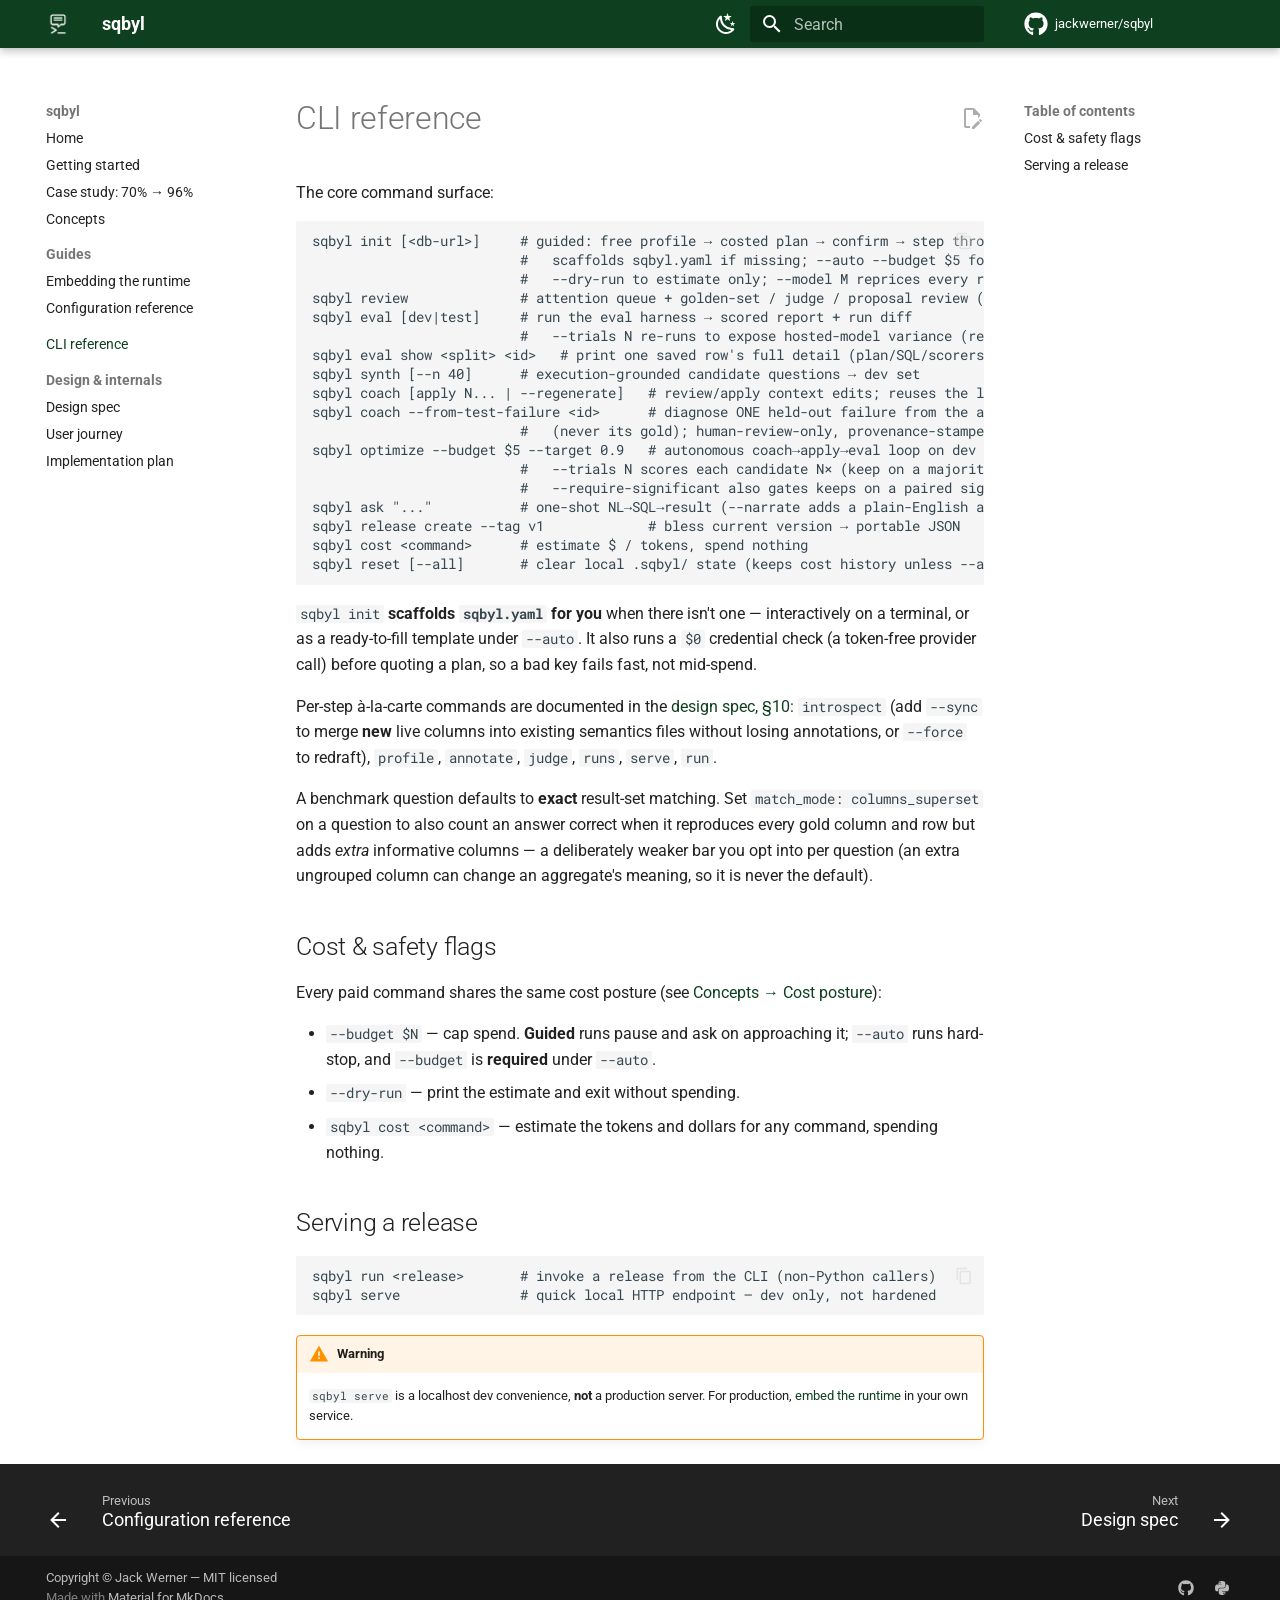
<file: cli/index.html>
<!doctype html>
<html lang="en" class="no-js">
  <head>
    
      <meta charset="utf-8">
      <meta name="viewport" content="width=device-width,initial-scale=1">
      
        <meta name="description" content="An open-source, LLM-powered toolkit for building, evaluating, and iterating on text-to-SQL agents over your own database.">
      
      
        <meta name="author" content="Jack Werner">
      
      
        <link rel="canonical" href="https://jackwerner.github.io/sqbyl/cli/">
      
      
        <link rel="prev" href="../guides/configuration/">
      
      
        <link rel="next" href="../sqbyl-design-spec/">
      
      
        
      
      
      <link rel="icon" href="../assets/sqbyl-icon.png">
      <meta name="generator" content="mkdocs-1.6.1, mkdocs-material-9.7.6">
    
    
      
        <title>CLI reference - sqbyl</title>
      
    
    
      <link rel="stylesheet" href="../assets/stylesheets/main.484c7ddc.min.css">
      
        
        <link rel="stylesheet" href="../assets/stylesheets/palette.ab4e12ef.min.css">
      
      


    
    
      
    
    
      
        
        
        <link rel="preconnect" href="https://fonts.gstatic.com" crossorigin>
        <link rel="stylesheet" href="https://fonts.googleapis.com/css?family=Roboto:300,300i,400,400i,700,700i%7CRoboto+Mono:400,400i,700,700i&display=fallback">
        <style>:root{--md-text-font:"Roboto";--md-code-font:"Roboto Mono"}</style>
      
    
    
      <link rel="stylesheet" href="../stylesheets/extra.css">
    
    <script>__md_scope=new URL("..",location),__md_hash=e=>[...e].reduce(((e,_)=>(e<<5)-e+_.charCodeAt(0)),0),__md_get=(e,_=localStorage,t=__md_scope)=>JSON.parse(_.getItem(t.pathname+"."+e)),__md_set=(e,_,t=localStorage,a=__md_scope)=>{try{t.setItem(a.pathname+"."+e,JSON.stringify(_))}catch(e){}}</script>
    
      

    
    
  
    
  
  
  
  <meta property="og:type" content="website">
  <meta property="og:site_name" content="sqbyl">
  <meta property="og:title" content="CLI reference · sqbyl">
  <meta property="og:description" content="An open-source, LLM-powered toolkit for building, evaluating, and iterating on text-to-SQL agents over your own database.">
  <meta property="og:url" content="https://jackwerner.github.io/sqbyl/cli/">
  <meta property="og:image" content="https://jackwerner.github.io/sqbyl/assets/sqbyl-logo-original.png">
  <meta name="twitter:card" content="summary_large_image">
  <meta name="twitter:title" content="CLI reference · sqbyl">
  <meta name="twitter:description" content="An open-source, LLM-powered toolkit for building, evaluating, and iterating on text-to-SQL agents over your own database.">
  <meta name="twitter:image" content="https://jackwerner.github.io/sqbyl/assets/sqbyl-logo-original.png">

  </head>
  
  
    
    
      
    
    
    
    
    <body dir="ltr" data-md-color-scheme="default" data-md-color-primary="custom" data-md-color-accent="custom">
  
    
    <input class="md-toggle" data-md-toggle="drawer" type="checkbox" id="__drawer" autocomplete="off">
    <input class="md-toggle" data-md-toggle="search" type="checkbox" id="__search" autocomplete="off">
    <label class="md-overlay" for="__drawer"></label>
    <div data-md-component="skip">
      
        
        <a href="#cli-reference" class="md-skip">
          Skip to content
        </a>
      
    </div>
    <div data-md-component="announce">
      
    </div>
    
    
      

  

<header class="md-header md-header--shadow" data-md-component="header">
  <nav class="md-header__inner md-grid" aria-label="Header">
    <a href=".." title="sqbyl" class="md-header__button md-logo" aria-label="sqbyl" data-md-component="logo">
      
  <img src="../assets/sqbyl-icon.png" alt="logo">

    </a>
    <label class="md-header__button md-icon" for="__drawer">
      
      <svg xmlns="http://www.w3.org/2000/svg" viewBox="0 0 24 24"><path d="M3 6h18v2H3zm0 5h18v2H3zm0 5h18v2H3z"/></svg>
    </label>
    <div class="md-header__title" data-md-component="header-title">
      <div class="md-header__ellipsis">
        <div class="md-header__topic">
          <span class="md-ellipsis">
            sqbyl
          </span>
        </div>
        <div class="md-header__topic" data-md-component="header-topic">
          <span class="md-ellipsis">
            
              CLI reference
            
          </span>
        </div>
      </div>
    </div>
    
      
        <form class="md-header__option" data-md-component="palette">
  
    
    
    
    <input class="md-option" data-md-color-media="(prefers-color-scheme: light)" data-md-color-scheme="default" data-md-color-primary="custom" data-md-color-accent="custom"  aria-label="Switch to dark mode"  type="radio" name="__palette" id="__palette_0">
    
      <label class="md-header__button md-icon" title="Switch to dark mode" for="__palette_1" hidden>
        <svg xmlns="http://www.w3.org/2000/svg" viewBox="0 0 24 24"><path d="m17.75 4.09-2.53 1.94.91 3.06-2.63-1.81-2.63 1.81.91-3.06-2.53-1.94L12.44 4l1.06-3 1.06 3zm3.5 6.91-1.64 1.25.59 1.98-1.7-1.17-1.7 1.17.59-1.98L15.75 11l2.06-.05L18.5 9l.69 1.95zm-2.28 4.95c.83-.08 1.72 1.1 1.19 1.85-.32.45-.66.87-1.08 1.27C15.17 23 8.84 23 4.94 19.07c-3.91-3.9-3.91-10.24 0-14.14.4-.4.82-.76 1.27-1.08.75-.53 1.93.36 1.85 1.19-.27 2.86.69 5.83 2.89 8.02a9.96 9.96 0 0 0 8.02 2.89m-1.64 2.02a12.08 12.08 0 0 1-7.8-3.47c-2.17-2.19-3.33-5-3.49-7.82-2.81 3.14-2.7 7.96.31 10.98 3.02 3.01 7.84 3.12 10.98.31"/></svg>
      </label>
    
  
    
    
    
    <input class="md-option" data-md-color-media="(prefers-color-scheme: dark)" data-md-color-scheme="slate" data-md-color-primary="custom" data-md-color-accent="custom"  aria-label="Switch to light mode"  type="radio" name="__palette" id="__palette_1">
    
      <label class="md-header__button md-icon" title="Switch to light mode" for="__palette_0" hidden>
        <svg xmlns="http://www.w3.org/2000/svg" viewBox="0 0 24 24"><path d="M12 7a5 5 0 0 1 5 5 5 5 0 0 1-5 5 5 5 0 0 1-5-5 5 5 0 0 1 5-5m0 2a3 3 0 0 0-3 3 3 3 0 0 0 3 3 3 3 0 0 0 3-3 3 3 0 0 0-3-3m0-7 2.39 3.42C13.65 5.15 12.84 5 12 5s-1.65.15-2.39.42zM3.34 7l4.16-.35A7.2 7.2 0 0 0 5.94 8.5c-.44.74-.69 1.5-.83 2.29zm.02 10 1.76-3.77a7.131 7.131 0 0 0 2.38 4.14zM20.65 7l-1.77 3.79a7.02 7.02 0 0 0-2.38-4.15zm-.01 10-4.14.36c.59-.51 1.12-1.14 1.54-1.86.42-.73.69-1.5.83-2.29zM12 22l-2.41-3.44c.74.27 1.55.44 2.41.44.82 0 1.63-.17 2.37-.44z"/></svg>
      </label>
    
  
</form>
      
    
    
      <script>var palette=__md_get("__palette");if(palette&&palette.color){if("(prefers-color-scheme)"===palette.color.media){var media=matchMedia("(prefers-color-scheme: light)"),input=document.querySelector(media.matches?"[data-md-color-media='(prefers-color-scheme: light)']":"[data-md-color-media='(prefers-color-scheme: dark)']");palette.color.media=input.getAttribute("data-md-color-media"),palette.color.scheme=input.getAttribute("data-md-color-scheme"),palette.color.primary=input.getAttribute("data-md-color-primary"),palette.color.accent=input.getAttribute("data-md-color-accent")}for(var[key,value]of Object.entries(palette.color))document.body.setAttribute("data-md-color-"+key,value)}</script>
    
    
    
      
      
        <label class="md-header__button md-icon" for="__search">
          
          <svg xmlns="http://www.w3.org/2000/svg" viewBox="0 0 24 24"><path d="M9.5 3A6.5 6.5 0 0 1 16 9.5c0 1.61-.59 3.09-1.56 4.23l.27.27h.79l5 5-1.5 1.5-5-5v-.79l-.27-.27A6.52 6.52 0 0 1 9.5 16 6.5 6.5 0 0 1 3 9.5 6.5 6.5 0 0 1 9.5 3m0 2C7 5 5 7 5 9.5S7 14 9.5 14 14 12 14 9.5 12 5 9.5 5"/></svg>
        </label>
        <div class="md-search" data-md-component="search" role="dialog">
  <label class="md-search__overlay" for="__search"></label>
  <div class="md-search__inner" role="search">
    <form class="md-search__form" name="search">
      <input type="text" class="md-search__input" name="query" aria-label="Search" placeholder="Search" autocapitalize="off" autocorrect="off" autocomplete="off" spellcheck="false" data-md-component="search-query" required>
      <label class="md-search__icon md-icon" for="__search">
        
        <svg xmlns="http://www.w3.org/2000/svg" viewBox="0 0 24 24"><path d="M9.5 3A6.5 6.5 0 0 1 16 9.5c0 1.61-.59 3.09-1.56 4.23l.27.27h.79l5 5-1.5 1.5-5-5v-.79l-.27-.27A6.52 6.52 0 0 1 9.5 16 6.5 6.5 0 0 1 3 9.5 6.5 6.5 0 0 1 9.5 3m0 2C7 5 5 7 5 9.5S7 14 9.5 14 14 12 14 9.5 12 5 9.5 5"/></svg>
        
        <svg xmlns="http://www.w3.org/2000/svg" viewBox="0 0 24 24"><path d="M20 11v2H8l5.5 5.5-1.42 1.42L4.16 12l7.92-7.92L13.5 5.5 8 11z"/></svg>
      </label>
      <nav class="md-search__options" aria-label="Search">
        
        <button type="reset" class="md-search__icon md-icon" title="Clear" aria-label="Clear" tabindex="-1">
          
          <svg xmlns="http://www.w3.org/2000/svg" viewBox="0 0 24 24"><path d="M19 6.41 17.59 5 12 10.59 6.41 5 5 6.41 10.59 12 5 17.59 6.41 19 12 13.41 17.59 19 19 17.59 13.41 12z"/></svg>
        </button>
      </nav>
      
        <div class="md-search__suggest" data-md-component="search-suggest"></div>
      
    </form>
    <div class="md-search__output">
      <div class="md-search__scrollwrap" tabindex="0" data-md-scrollfix>
        <div class="md-search-result" data-md-component="search-result">
          <div class="md-search-result__meta">
            Initializing search
          </div>
          <ol class="md-search-result__list" role="presentation"></ol>
        </div>
      </div>
    </div>
  </div>
</div>
      
    
    
      <div class="md-header__source">
        <a href="https://github.com/jackwerner/sqbyl" title="Go to repository" class="md-source" data-md-component="source">
  <div class="md-source__icon md-icon">
    
    <svg xmlns="http://www.w3.org/2000/svg" viewBox="0 0 512 512"><!--! Font Awesome Free 7.1.0 by @fontawesome - https://fontawesome.com License - https://fontawesome.com/license/free (Icons: CC BY 4.0, Fonts: SIL OFL 1.1, Code: MIT License) Copyright 2025 Fonticons, Inc.--><path d="M173.9 397.4c0 2-2.3 3.6-5.2 3.6-3.3.3-5.6-1.3-5.6-3.6 0-2 2.3-3.6 5.2-3.6 3-.3 5.6 1.3 5.6 3.6m-31.1-4.5c-.7 2 1.3 4.3 4.3 4.9 2.6 1 5.6 0 6.2-2s-1.3-4.3-4.3-5.2c-2.6-.7-5.5.3-6.2 2.3m44.2-1.7c-2.9.7-4.9 2.6-4.6 4.9.3 2 2.9 3.3 5.9 2.6 2.9-.7 4.9-2.6 4.6-4.6-.3-1.9-3-3.2-5.9-2.9M252.8 8C114.1 8 8 113.3 8 252c0 110.9 69.8 205.8 169.5 239.2 12.8 2.3 17.3-5.6 17.3-12.1 0-6.2-.3-40.4-.3-61.4 0 0-70 15-84.7-29.8 0 0-11.4-29.1-27.8-36.6 0 0-22.9-15.7 1.6-15.4 0 0 24.9 2 38.6 25.8 21.9 38.6 58.6 27.5 72.9 20.9 2.3-16 8.8-27.1 16-33.7-55.9-6.2-112.3-14.3-112.3-110.5 0-27.5 7.6-41.3 23.6-58.9-2.6-6.5-11.1-33.3 2.6-67.9 20.9-6.5 69 27 69 27 20-5.6 41.5-8.5 62.8-8.5s42.8 2.9 62.8 8.5c0 0 48.1-33.6 69-27 13.7 34.7 5.2 61.4 2.6 67.9 16 17.7 25.8 31.5 25.8 58.9 0 96.5-58.9 104.2-114.8 110.5 9.2 7.9 17 22.9 17 46.4 0 33.7-.3 75.4-.3 83.6 0 6.5 4.6 14.4 17.3 12.1C436.2 457.8 504 362.9 504 252 504 113.3 391.5 8 252.8 8M105.2 352.9c-1.3 1-1 3.3.7 5.2 1.6 1.6 3.9 2.3 5.2 1 1.3-1 1-3.3-.7-5.2-1.6-1.6-3.9-2.3-5.2-1m-10.8-8.1c-.7 1.3.3 2.9 2.3 3.9 1.6 1 3.6.7 4.3-.7.7-1.3-.3-2.9-2.3-3.9-2-.6-3.6-.3-4.3.7m32.4 35.6c-1.6 1.3-1 4.3 1.3 6.2 2.3 2.3 5.2 2.6 6.5 1 1.3-1.3.7-4.3-1.3-6.2-2.2-2.3-5.2-2.6-6.5-1m-11.4-14.7c-1.6 1-1.6 3.6 0 5.9s4.3 3.3 5.6 2.3c1.6-1.3 1.6-3.9 0-6.2-1.4-2.3-4-3.3-5.6-2"/></svg>
  </div>
  <div class="md-source__repository">
    jackwerner/sqbyl
  </div>
</a>
      </div>
    
  </nav>
  
</header>
    
    <div class="md-container" data-md-component="container">
      
      
        
          
        
      
      <main class="md-main" data-md-component="main">
        <div class="md-main__inner md-grid">
          
            
              
              <div class="md-sidebar md-sidebar--primary" data-md-component="sidebar" data-md-type="navigation" >
                <div class="md-sidebar__scrollwrap">
                  <div class="md-sidebar__inner">
                    



<nav class="md-nav md-nav--primary" aria-label="Navigation" data-md-level="0">
  <label class="md-nav__title" for="__drawer">
    <a href=".." title="sqbyl" class="md-nav__button md-logo" aria-label="sqbyl" data-md-component="logo">
      
  <img src="../assets/sqbyl-icon.png" alt="logo">

    </a>
    sqbyl
  </label>
  
    <div class="md-nav__source">
      <a href="https://github.com/jackwerner/sqbyl" title="Go to repository" class="md-source" data-md-component="source">
  <div class="md-source__icon md-icon">
    
    <svg xmlns="http://www.w3.org/2000/svg" viewBox="0 0 512 512"><!--! Font Awesome Free 7.1.0 by @fontawesome - https://fontawesome.com License - https://fontawesome.com/license/free (Icons: CC BY 4.0, Fonts: SIL OFL 1.1, Code: MIT License) Copyright 2025 Fonticons, Inc.--><path d="M173.9 397.4c0 2-2.3 3.6-5.2 3.6-3.3.3-5.6-1.3-5.6-3.6 0-2 2.3-3.6 5.2-3.6 3-.3 5.6 1.3 5.6 3.6m-31.1-4.5c-.7 2 1.3 4.3 4.3 4.9 2.6 1 5.6 0 6.2-2s-1.3-4.3-4.3-5.2c-2.6-.7-5.5.3-6.2 2.3m44.2-1.7c-2.9.7-4.9 2.6-4.6 4.9.3 2 2.9 3.3 5.9 2.6 2.9-.7 4.9-2.6 4.6-4.6-.3-1.9-3-3.2-5.9-2.9M252.8 8C114.1 8 8 113.3 8 252c0 110.9 69.8 205.8 169.5 239.2 12.8 2.3 17.3-5.6 17.3-12.1 0-6.2-.3-40.4-.3-61.4 0 0-70 15-84.7-29.8 0 0-11.4-29.1-27.8-36.6 0 0-22.9-15.7 1.6-15.4 0 0 24.9 2 38.6 25.8 21.9 38.6 58.6 27.5 72.9 20.9 2.3-16 8.8-27.1 16-33.7-55.9-6.2-112.3-14.3-112.3-110.5 0-27.5 7.6-41.3 23.6-58.9-2.6-6.5-11.1-33.3 2.6-67.9 20.9-6.5 69 27 69 27 20-5.6 41.5-8.5 62.8-8.5s42.8 2.9 62.8 8.5c0 0 48.1-33.6 69-27 13.7 34.7 5.2 61.4 2.6 67.9 16 17.7 25.8 31.5 25.8 58.9 0 96.5-58.9 104.2-114.8 110.5 9.2 7.9 17 22.9 17 46.4 0 33.7-.3 75.4-.3 83.6 0 6.5 4.6 14.4 17.3 12.1C436.2 457.8 504 362.9 504 252 504 113.3 391.5 8 252.8 8M105.2 352.9c-1.3 1-1 3.3.7 5.2 1.6 1.6 3.9 2.3 5.2 1 1.3-1 1-3.3-.7-5.2-1.6-1.6-3.9-2.3-5.2-1m-10.8-8.1c-.7 1.3.3 2.9 2.3 3.9 1.6 1 3.6.7 4.3-.7.7-1.3-.3-2.9-2.3-3.9-2-.6-3.6-.3-4.3.7m32.4 35.6c-1.6 1.3-1 4.3 1.3 6.2 2.3 2.3 5.2 2.6 6.5 1 1.3-1.3.7-4.3-1.3-6.2-2.2-2.3-5.2-2.6-6.5-1m-11.4-14.7c-1.6 1-1.6 3.6 0 5.9s4.3 3.3 5.6 2.3c1.6-1.3 1.6-3.9 0-6.2-1.4-2.3-4-3.3-5.6-2"/></svg>
  </div>
  <div class="md-source__repository">
    jackwerner/sqbyl
  </div>
</a>
    </div>
  
  <ul class="md-nav__list" data-md-scrollfix>
    
      
      
  
  
  
  
    <li class="md-nav__item">
      <a href=".." class="md-nav__link">
        
  
  
  <span class="md-ellipsis">
    
  
    Home
  

    
  </span>
  
  

      </a>
    </li>
  

    
      
      
  
  
  
  
    <li class="md-nav__item">
      <a href="../getting-started/" class="md-nav__link">
        
  
  
  <span class="md-ellipsis">
    
  
    Getting started
  

    
  </span>
  
  

      </a>
    </li>
  

    
      
      
  
  
  
  
    <li class="md-nav__item">
      <a href="../case-study/" class="md-nav__link">
        
  
  
  <span class="md-ellipsis">
    
  
    Case study: 70% → 96%
  

    
  </span>
  
  

      </a>
    </li>
  

    
      
      
  
  
  
  
    <li class="md-nav__item">
      <a href="../concepts/" class="md-nav__link">
        
  
  
  <span class="md-ellipsis">
    
  
    Concepts
  

    
  </span>
  
  

      </a>
    </li>
  

    
      
      
  
  
  
  
    
    
    
    
      
        
        
      
    
    
    <li class="md-nav__item md-nav__item--section md-nav__item--nested">
      
        
        
        <input class="md-nav__toggle md-toggle " type="checkbox" id="__nav_5" >
        
          
          <label class="md-nav__link" for="__nav_5" id="__nav_5_label" tabindex="">
            
  
  
  <span class="md-ellipsis">
    
  
    Guides
  

    
  </span>
  
  

            <span class="md-nav__icon md-icon"></span>
          </label>
        
        <nav class="md-nav" data-md-level="1" aria-labelledby="__nav_5_label" aria-expanded="false">
          <label class="md-nav__title" for="__nav_5">
            <span class="md-nav__icon md-icon"></span>
            
  
    Guides
  

          </label>
          <ul class="md-nav__list" data-md-scrollfix>
            
              
                
  
  
  
  
    <li class="md-nav__item">
      <a href="../guides/embedding/" class="md-nav__link">
        
  
  
  <span class="md-ellipsis">
    
  
    Embedding the runtime
  

    
  </span>
  
  

      </a>
    </li>
  

              
            
              
                
  
  
  
  
    <li class="md-nav__item">
      <a href="../guides/configuration/" class="md-nav__link">
        
  
  
  <span class="md-ellipsis">
    
  
    Configuration reference
  

    
  </span>
  
  

      </a>
    </li>
  

              
            
          </ul>
        </nav>
      
    </li>
  

    
      
      
  
  
    
  
  
  
    <li class="md-nav__item md-nav__item--active">
      
      <input class="md-nav__toggle md-toggle" type="checkbox" id="__toc">
      
      
        
      
      
        <label class="md-nav__link md-nav__link--active" for="__toc">
          
  
  
  <span class="md-ellipsis">
    
  
    CLI reference
  

    
  </span>
  
  

          <span class="md-nav__icon md-icon"></span>
        </label>
      
      <a href="./" class="md-nav__link md-nav__link--active">
        
  
  
  <span class="md-ellipsis">
    
  
    CLI reference
  

    
  </span>
  
  

      </a>
      
        

<nav class="md-nav md-nav--secondary" aria-label="Table of contents">
  
  
  
    
  
  
    <label class="md-nav__title" for="__toc">
      <span class="md-nav__icon md-icon"></span>
      Table of contents
    </label>
    <ul class="md-nav__list" data-md-component="toc" data-md-scrollfix>
      
        <li class="md-nav__item">
  <a href="#cost-safety-flags" class="md-nav__link">
    <span class="md-ellipsis">
      
        Cost &amp; safety flags
      
    </span>
  </a>
  
</li>
      
        <li class="md-nav__item">
  <a href="#serving-a-release" class="md-nav__link">
    <span class="md-ellipsis">
      
        Serving a release
      
    </span>
  </a>
  
</li>
      
    </ul>
  
</nav>
      
    </li>
  

    
      
      
  
  
  
  
    
    
    
    
      
        
        
      
    
    
    <li class="md-nav__item md-nav__item--section md-nav__item--nested">
      
        
        
        <input class="md-nav__toggle md-toggle " type="checkbox" id="__nav_7" >
        
          
          <label class="md-nav__link" for="__nav_7" id="__nav_7_label" tabindex="">
            
  
  
  <span class="md-ellipsis">
    
  
    Design &amp; internals
  

    
  </span>
  
  

            <span class="md-nav__icon md-icon"></span>
          </label>
        
        <nav class="md-nav" data-md-level="1" aria-labelledby="__nav_7_label" aria-expanded="false">
          <label class="md-nav__title" for="__nav_7">
            <span class="md-nav__icon md-icon"></span>
            
  
    Design &amp; internals
  

          </label>
          <ul class="md-nav__list" data-md-scrollfix>
            
              
                
  
  
  
  
    <li class="md-nav__item">
      <a href="../sqbyl-design-spec/" class="md-nav__link">
        
  
  
  <span class="md-ellipsis">
    
  
    Design spec
  

    
  </span>
  
  

      </a>
    </li>
  

              
            
              
                
  
  
  
  
    <li class="md-nav__item">
      <a href="../sqbyl-user-journey/" class="md-nav__link">
        
  
  
  <span class="md-ellipsis">
    
  
    User journey
  

    
  </span>
  
  

      </a>
    </li>
  

              
            
              
                
  
  
  
  
    <li class="md-nav__item">
      <a href="../sqbyl-implementation-plan/" class="md-nav__link">
        
  
  
  <span class="md-ellipsis">
    
  
    Implementation plan
  

    
  </span>
  
  

      </a>
    </li>
  

              
            
          </ul>
        </nav>
      
    </li>
  

    
  </ul>
</nav>
                  </div>
                </div>
              </div>
            
            
              
              <div class="md-sidebar md-sidebar--secondary" data-md-component="sidebar" data-md-type="toc" >
                <div class="md-sidebar__scrollwrap">
                  <div class="md-sidebar__inner">
                    

<nav class="md-nav md-nav--secondary" aria-label="Table of contents">
  
  
  
    
  
  
    <label class="md-nav__title" for="__toc">
      <span class="md-nav__icon md-icon"></span>
      Table of contents
    </label>
    <ul class="md-nav__list" data-md-component="toc" data-md-scrollfix>
      
        <li class="md-nav__item">
  <a href="#cost-safety-flags" class="md-nav__link">
    <span class="md-ellipsis">
      
        Cost &amp; safety flags
      
    </span>
  </a>
  
</li>
      
        <li class="md-nav__item">
  <a href="#serving-a-release" class="md-nav__link">
    <span class="md-ellipsis">
      
        Serving a release
      
    </span>
  </a>
  
</li>
      
    </ul>
  
</nav>
                  </div>
                </div>
              </div>
            
          
          
            <div class="md-content" data-md-component="content">
              
              <article class="md-content__inner md-typeset">
                
                  


  
    <a href="https://github.com/jackwerner/sqbyl/edit/main/docs/cli.md" title="Edit this page" class="md-content__button md-icon" rel="edit">
      
      <svg xmlns="http://www.w3.org/2000/svg" viewBox="0 0 24 24"><path d="M10 20H6V4h7v5h5v3.1l2-2V8l-6-6H6c-1.1 0-2 .9-2 2v16c0 1.1.9 2 2 2h4zm10.2-7c.1 0 .3.1.4.2l1.3 1.3c.2.2.2.6 0 .8l-1 1-2.1-2.1 1-1c.1-.1.2-.2.4-.2m0 3.9L14.1 23H12v-2.1l6.1-6.1z"/></svg>
    </a>
  
  


<h1 id="cli-reference">CLI reference<a class="headerlink" href="#cli-reference" title="Permanent link">&para;</a></h1>
<p>The core command surface:</p>
<div class="highlight"><pre><span></span><code><a id="__codelineno-0-1" name="__codelineno-0-1" href="#__codelineno-0-1"></a>sqbyl init [&lt;db-url&gt;]     # guided: free profile → costed plan → confirm → step through
<a id="__codelineno-0-2" name="__codelineno-0-2" href="#__codelineno-0-2"></a>                          #   scaffolds sqbyl.yaml if missing; --auto --budget $5 for CI;
<a id="__codelineno-0-3" name="__codelineno-0-3" href="#__codelineno-0-3"></a>                          #   --dry-run to estimate only; --model M reprices every role
<a id="__codelineno-0-4" name="__codelineno-0-4" href="#__codelineno-0-4"></a>sqbyl review              # attention queue + golden-set / judge / proposal review (web UI)
<a id="__codelineno-0-5" name="__codelineno-0-5" href="#__codelineno-0-5"></a>sqbyl eval [dev|test]     # run the eval harness → scored report + run diff
<a id="__codelineno-0-6" name="__codelineno-0-6" href="#__codelineno-0-6"></a>                          #   --trials N re-runs to expose hosted-model variance (reports the spread)
<a id="__codelineno-0-7" name="__codelineno-0-7" href="#__codelineno-0-7"></a>sqbyl eval show &lt;split&gt; &lt;id&gt;   # print one saved row&#39;s full detail (plan/SQL/scorers/judges), $0
<a id="__codelineno-0-8" name="__codelineno-0-8" href="#__codelineno-0-8"></a>sqbyl synth [--n 40]      # execution-grounded candidate questions → dev set
<a id="__codelineno-0-9" name="__codelineno-0-9" href="#__codelineno-0-9"></a>sqbyl coach [apply N... | --regenerate]   # review/apply context edits; reuses the last report ($0)
<a id="__codelineno-0-10" name="__codelineno-0-10" href="#__codelineno-0-10"></a>sqbyl coach --from-test-failure &lt;id&gt;      # diagnose ONE held-out failure from the agent&#39;s trace
<a id="__codelineno-0-11" name="__codelineno-0-11" href="#__codelineno-0-11"></a>                          #   (never its gold); human-review-only, provenance-stamped, item quarantined
<a id="__codelineno-0-12" name="__codelineno-0-12" href="#__codelineno-0-12"></a>sqbyl optimize --budget $5 --target 0.9   # autonomous coach→apply→eval loop on dev
<a id="__codelineno-0-13" name="__codelineno-0-13" href="#__codelineno-0-13"></a>                          #   --trials N scores each candidate N× (keep on a majority — variance guard);
<a id="__codelineno-0-14" name="__codelineno-0-14" href="#__codelineno-0-14"></a>                          #   --require-significant also gates keeps on a paired sign test
<a id="__codelineno-0-15" name="__codelineno-0-15" href="#__codelineno-0-15"></a>sqbyl ask &quot;...&quot;           # one-shot NL→SQL→result (--narrate adds a plain-English answer)
<a id="__codelineno-0-16" name="__codelineno-0-16" href="#__codelineno-0-16"></a>sqbyl release create --tag v1             # bless current version → portable JSON
<a id="__codelineno-0-17" name="__codelineno-0-17" href="#__codelineno-0-17"></a>sqbyl cost &lt;command&gt;      # estimate $ / tokens, spend nothing
<a id="__codelineno-0-18" name="__codelineno-0-18" href="#__codelineno-0-18"></a>sqbyl reset [--all]       # clear local .sqbyl/ state (keeps cost history unless --all)
</code></pre></div>
<p><code>sqbyl init</code> <strong>scaffolds <code>sqbyl.yaml</code> for you</strong> when there isn't one — interactively on a
terminal, or as a ready-to-fill template under <code>--auto</code>. It also runs a <code>$0</code> credential check
(a token-free provider call) before quoting a plan, so a bad key fails fast, not mid-spend.</p>
<p>Per-step à-la-carte commands are documented in the <a href="../sqbyl-design-spec/">design spec, §10</a>:
<code>introspect</code> (add <code>--sync</code> to merge <strong>new</strong> live columns into existing semantics files without
losing annotations, or <code>--force</code> to redraft), <code>profile</code>, <code>annotate</code>, <code>judge</code>, <code>runs</code>, <code>serve</code>,
<code>run</code>.</p>
<p>A benchmark question defaults to <strong>exact</strong> result-set matching. Set <code>match_mode: columns_superset</code>
on a question to also count an answer correct when it reproduces every gold column and row but
adds <em>extra</em> informative columns — a deliberately weaker bar you opt into per question (an extra
ungrouped column can change an aggregate's meaning, so it is never the default).</p>
<h2 id="cost-safety-flags">Cost &amp; safety flags<a class="headerlink" href="#cost-safety-flags" title="Permanent link">&para;</a></h2>
<p>Every paid command shares the same cost posture (see <a href="../concepts/#cost-posture">Concepts → Cost posture</a>):</p>
<ul>
<li><code>--budget $N</code> — cap spend. <strong>Guided</strong> runs pause and ask on approaching it; <code>--auto</code> runs
  hard-stop, and <code>--budget</code> is <strong>required</strong> under <code>--auto</code>.</li>
<li><code>--dry-run</code> — print the estimate and exit without spending.</li>
<li><code>sqbyl cost &lt;command&gt;</code> — estimate the tokens and dollars for any command, spending nothing.</li>
</ul>
<h2 id="serving-a-release">Serving a release<a class="headerlink" href="#serving-a-release" title="Permanent link">&para;</a></h2>
<div class="highlight"><pre><span></span><code><a id="__codelineno-1-1" name="__codelineno-1-1" href="#__codelineno-1-1"></a>sqbyl run &lt;release&gt;       # invoke a release from the CLI (non-Python callers)
<a id="__codelineno-1-2" name="__codelineno-1-2" href="#__codelineno-1-2"></a>sqbyl serve               # quick local HTTP endpoint — dev only, not hardened
</code></pre></div>
<div class="admonition warning">
<p class="admonition-title">Warning</p>
<p><code>sqbyl serve</code> is a localhost dev convenience, <strong>not</strong> a production server. For
production, <a href="../guides/embedding/">embed the runtime</a> in your own service.</p>
</div>












                
              </article>
            </div>
          
          
<script>var target=document.getElementById(location.hash.slice(1));target&&target.name&&(target.checked=target.name.startsWith("__tabbed_"))</script>
        </div>
        
          <button type="button" class="md-top md-icon" data-md-component="top" hidden>
  
  <svg xmlns="http://www.w3.org/2000/svg" viewBox="0 0 24 24"><path d="M13 20h-2V8l-5.5 5.5-1.42-1.42L12 4.16l7.92 7.92-1.42 1.42L13 8z"/></svg>
  Back to top
</button>
        
      </main>
      
        <footer class="md-footer">
  
    
      
      <nav class="md-footer__inner md-grid" aria-label="Footer" >
        
          
          <a href="../guides/configuration/" class="md-footer__link md-footer__link--prev" aria-label="Previous: Configuration reference">
            <div class="md-footer__button md-icon">
              
              <svg xmlns="http://www.w3.org/2000/svg" viewBox="0 0 24 24"><path d="M20 11v2H8l5.5 5.5-1.42 1.42L4.16 12l7.92-7.92L13.5 5.5 8 11z"/></svg>
            </div>
            <div class="md-footer__title">
              <span class="md-footer__direction">
                Previous
              </span>
              <div class="md-ellipsis">
                Configuration reference
              </div>
            </div>
          </a>
        
        
          
          <a href="../sqbyl-design-spec/" class="md-footer__link md-footer__link--next" aria-label="Next: Design spec">
            <div class="md-footer__title">
              <span class="md-footer__direction">
                Next
              </span>
              <div class="md-ellipsis">
                Design spec
              </div>
            </div>
            <div class="md-footer__button md-icon">
              
              <svg xmlns="http://www.w3.org/2000/svg" viewBox="0 0 24 24"><path d="M4 11v2h12l-5.5 5.5 1.42 1.42L19.84 12l-7.92-7.92L10.5 5.5 16 11z"/></svg>
            </div>
          </a>
        
      </nav>
    
  
  <div class="md-footer-meta md-typeset">
    <div class="md-footer-meta__inner md-grid">
      <div class="md-copyright">
  
    <div class="md-copyright__highlight">
      Copyright &copy; Jack Werner — MIT licensed
    </div>
  
  
    Made with
    <a href="https://squidfunk.github.io/mkdocs-material/" target="_blank" rel="noopener">
      Material for MkDocs
    </a>
  
</div>
      
        
<div class="md-social">
  
    
    
    
    
      
      
    
    <a href="https://github.com/jackwerner/sqbyl" target="_blank" rel="noopener" title="github.com" class="md-social__link">
      <svg xmlns="http://www.w3.org/2000/svg" viewBox="0 0 512 512"><!--! Font Awesome Free 7.1.0 by @fontawesome - https://fontawesome.com License - https://fontawesome.com/license/free (Icons: CC BY 4.0, Fonts: SIL OFL 1.1, Code: MIT License) Copyright 2025 Fonticons, Inc.--><path d="M173.9 397.4c0 2-2.3 3.6-5.2 3.6-3.3.3-5.6-1.3-5.6-3.6 0-2 2.3-3.6 5.2-3.6 3-.3 5.6 1.3 5.6 3.6m-31.1-4.5c-.7 2 1.3 4.3 4.3 4.9 2.6 1 5.6 0 6.2-2s-1.3-4.3-4.3-5.2c-2.6-.7-5.5.3-6.2 2.3m44.2-1.7c-2.9.7-4.9 2.6-4.6 4.9.3 2 2.9 3.3 5.9 2.6 2.9-.7 4.9-2.6 4.6-4.6-.3-1.9-3-3.2-5.9-2.9M252.8 8C114.1 8 8 113.3 8 252c0 110.9 69.8 205.8 169.5 239.2 12.8 2.3 17.3-5.6 17.3-12.1 0-6.2-.3-40.4-.3-61.4 0 0-70 15-84.7-29.8 0 0-11.4-29.1-27.8-36.6 0 0-22.9-15.7 1.6-15.4 0 0 24.9 2 38.6 25.8 21.9 38.6 58.6 27.5 72.9 20.9 2.3-16 8.8-27.1 16-33.7-55.9-6.2-112.3-14.3-112.3-110.5 0-27.5 7.6-41.3 23.6-58.9-2.6-6.5-11.1-33.3 2.6-67.9 20.9-6.5 69 27 69 27 20-5.6 41.5-8.5 62.8-8.5s42.8 2.9 62.8 8.5c0 0 48.1-33.6 69-27 13.7 34.7 5.2 61.4 2.6 67.9 16 17.7 25.8 31.5 25.8 58.9 0 96.5-58.9 104.2-114.8 110.5 9.2 7.9 17 22.9 17 46.4 0 33.7-.3 75.4-.3 83.6 0 6.5 4.6 14.4 17.3 12.1C436.2 457.8 504 362.9 504 252 504 113.3 391.5 8 252.8 8M105.2 352.9c-1.3 1-1 3.3.7 5.2 1.6 1.6 3.9 2.3 5.2 1 1.3-1 1-3.3-.7-5.2-1.6-1.6-3.9-2.3-5.2-1m-10.8-8.1c-.7 1.3.3 2.9 2.3 3.9 1.6 1 3.6.7 4.3-.7.7-1.3-.3-2.9-2.3-3.9-2-.6-3.6-.3-4.3.7m32.4 35.6c-1.6 1.3-1 4.3 1.3 6.2 2.3 2.3 5.2 2.6 6.5 1 1.3-1.3.7-4.3-1.3-6.2-2.2-2.3-5.2-2.6-6.5-1m-11.4-14.7c-1.6 1-1.6 3.6 0 5.9s4.3 3.3 5.6 2.3c1.6-1.3 1.6-3.9 0-6.2-1.4-2.3-4-3.3-5.6-2"/></svg>
    </a>
  
    
    
    
    
      
      
    
    <a href="https://pypi.org/project/sqbyl/" target="_blank" rel="noopener" title="pypi.org" class="md-social__link">
      <svg xmlns="http://www.w3.org/2000/svg" viewBox="0 0 448 512"><!--! Font Awesome Free 7.1.0 by @fontawesome - https://fontawesome.com License - https://fontawesome.com/license/free (Icons: CC BY 4.0, Fonts: SIL OFL 1.1, Code: MIT License) Copyright 2025 Fonticons, Inc.--><path d="M439.8 200.5c-7.7-30.9-22.3-54.2-53.4-54.2h-40.1v47.4c0 36.8-31.2 67.8-66.8 67.8H172.7c-29.2 0-53.4 25-53.4 54.3v101.8c0 29 25.2 46 53.4 54.3 33.8 9.9 66.3 11.7 106.8 0 26.9-7.8 53.4-23.5 53.4-54.3v-40.7H226.2v-13.6h160.2c31.1 0 42.6-21.7 53.4-54.2 11.2-33.5 10.7-65.7 0-108.6M286.2 444.7a20.4 20.4 0 1 1 0-40.7 20.4 20.4 0 1 1 0 40.7M167.8 248.1h106.8c29.7 0 53.4-24.5 53.4-54.3V91.9c0-29-24.4-50.7-53.4-55.6-35.8-5.9-74.7-5.6-106.8.1-45.2 8-53.4 24.7-53.4 55.6v40.7h106.9v13.6h-147c-31.1 0-58.3 18.7-66.8 54.2-9.8 40.7-10.2 66.1 0 108.6 7.6 31.6 25.7 54.2 56.8 54.2H101v-48.8c0-35.3 30.5-66.4 66.8-66.4m-6.6-183.4a20.4 20.4 0 1 1 0 40.8 20.4 20.4 0 1 1 0-40.8"/></svg>
    </a>
  
</div>
      
    </div>
  </div>
</footer>
      
    </div>
    <div class="md-dialog" data-md-component="dialog">
      <div class="md-dialog__inner md-typeset"></div>
    </div>
    
    
    
      
      
      <script id="__config" type="application/json">{"annotate": null, "base": "..", "features": ["navigation.instant", "navigation.tracking", "navigation.sections", "navigation.top", "navigation.footer", "content.code.copy", "content.code.annotate", "content.action.edit", "search.suggest", "search.highlight", "toc.follow"], "search": "../assets/javascripts/workers/search.2c215733.min.js", "tags": null, "translations": {"clipboard.copied": "Copied to clipboard", "clipboard.copy": "Copy to clipboard", "search.result.more.one": "1 more on this page", "search.result.more.other": "# more on this page", "search.result.none": "No matching documents", "search.result.one": "1 matching document", "search.result.other": "# matching documents", "search.result.placeholder": "Type to start searching", "search.result.term.missing": "Missing", "select.version": "Select version"}, "version": null}</script>
    
    
      <script src="../assets/javascripts/bundle.79ae519e.min.js"></script>
      
    
  </body>
</html>
</file>
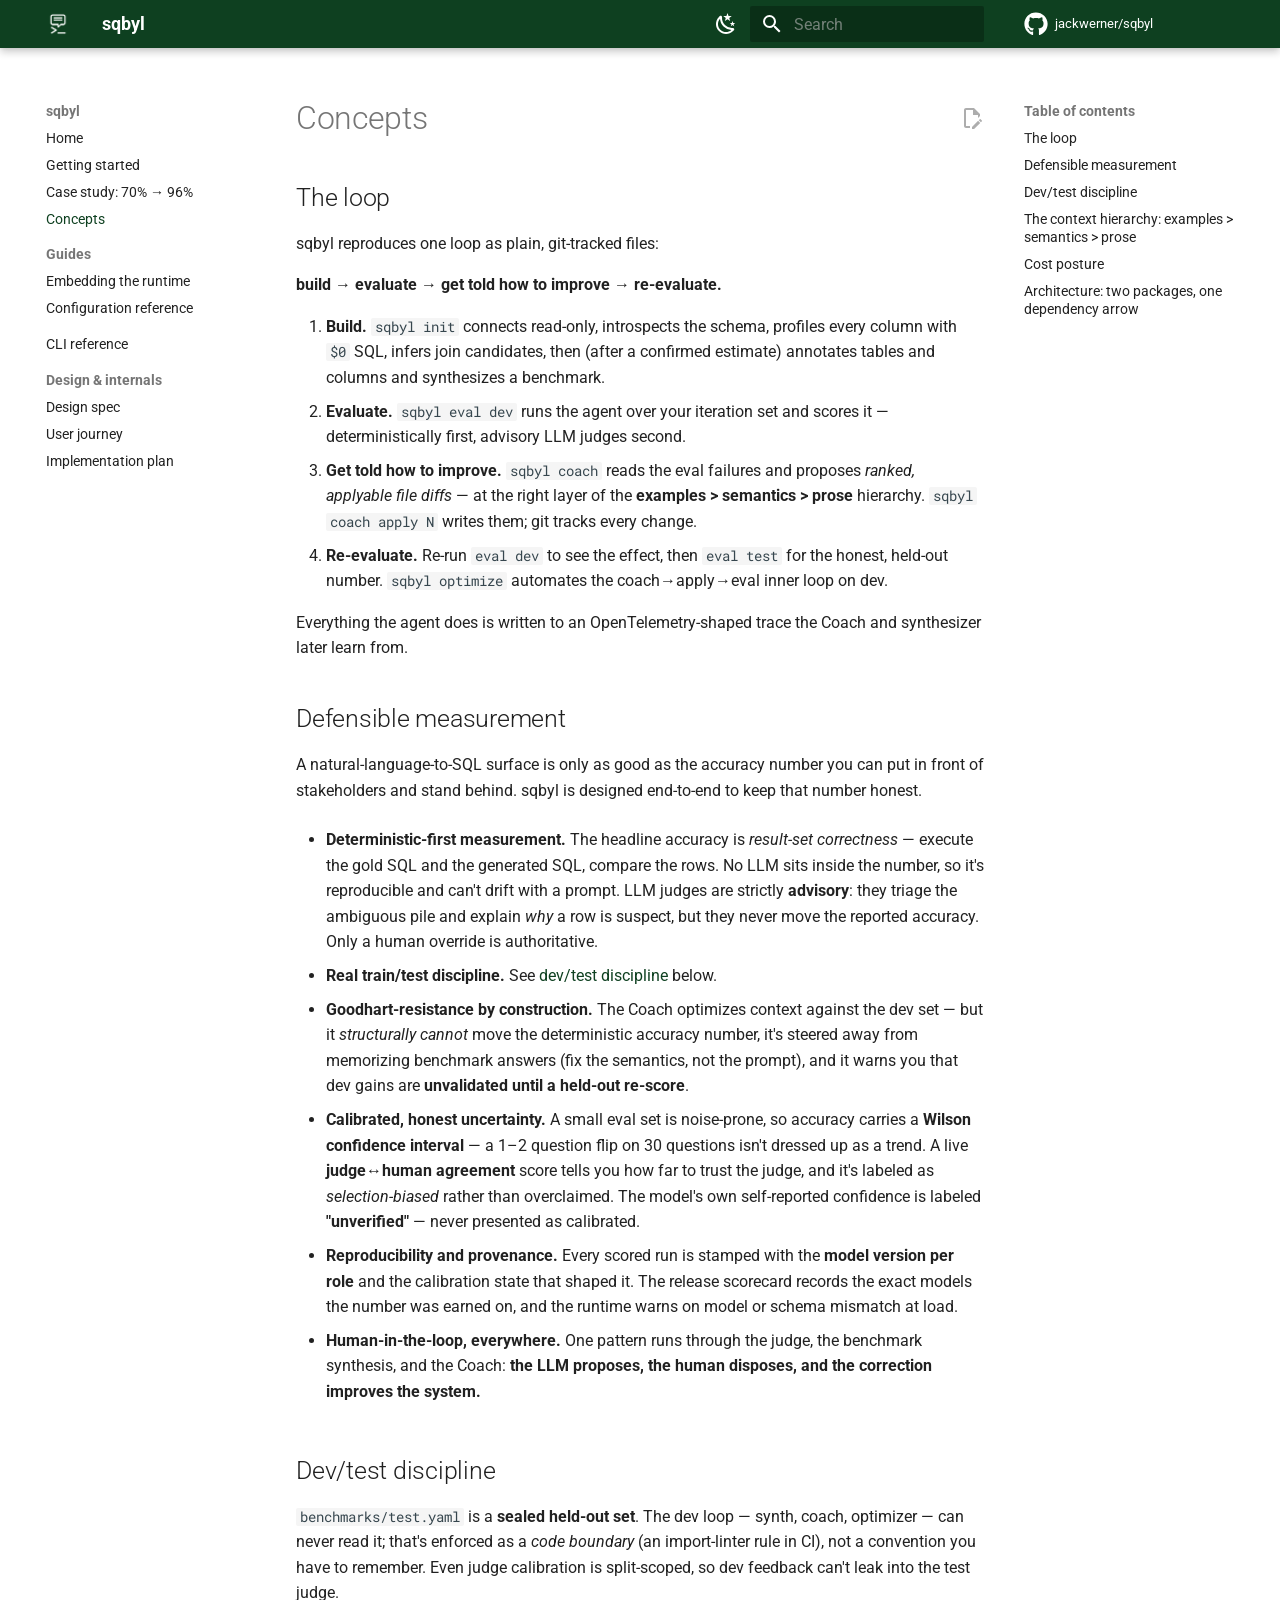
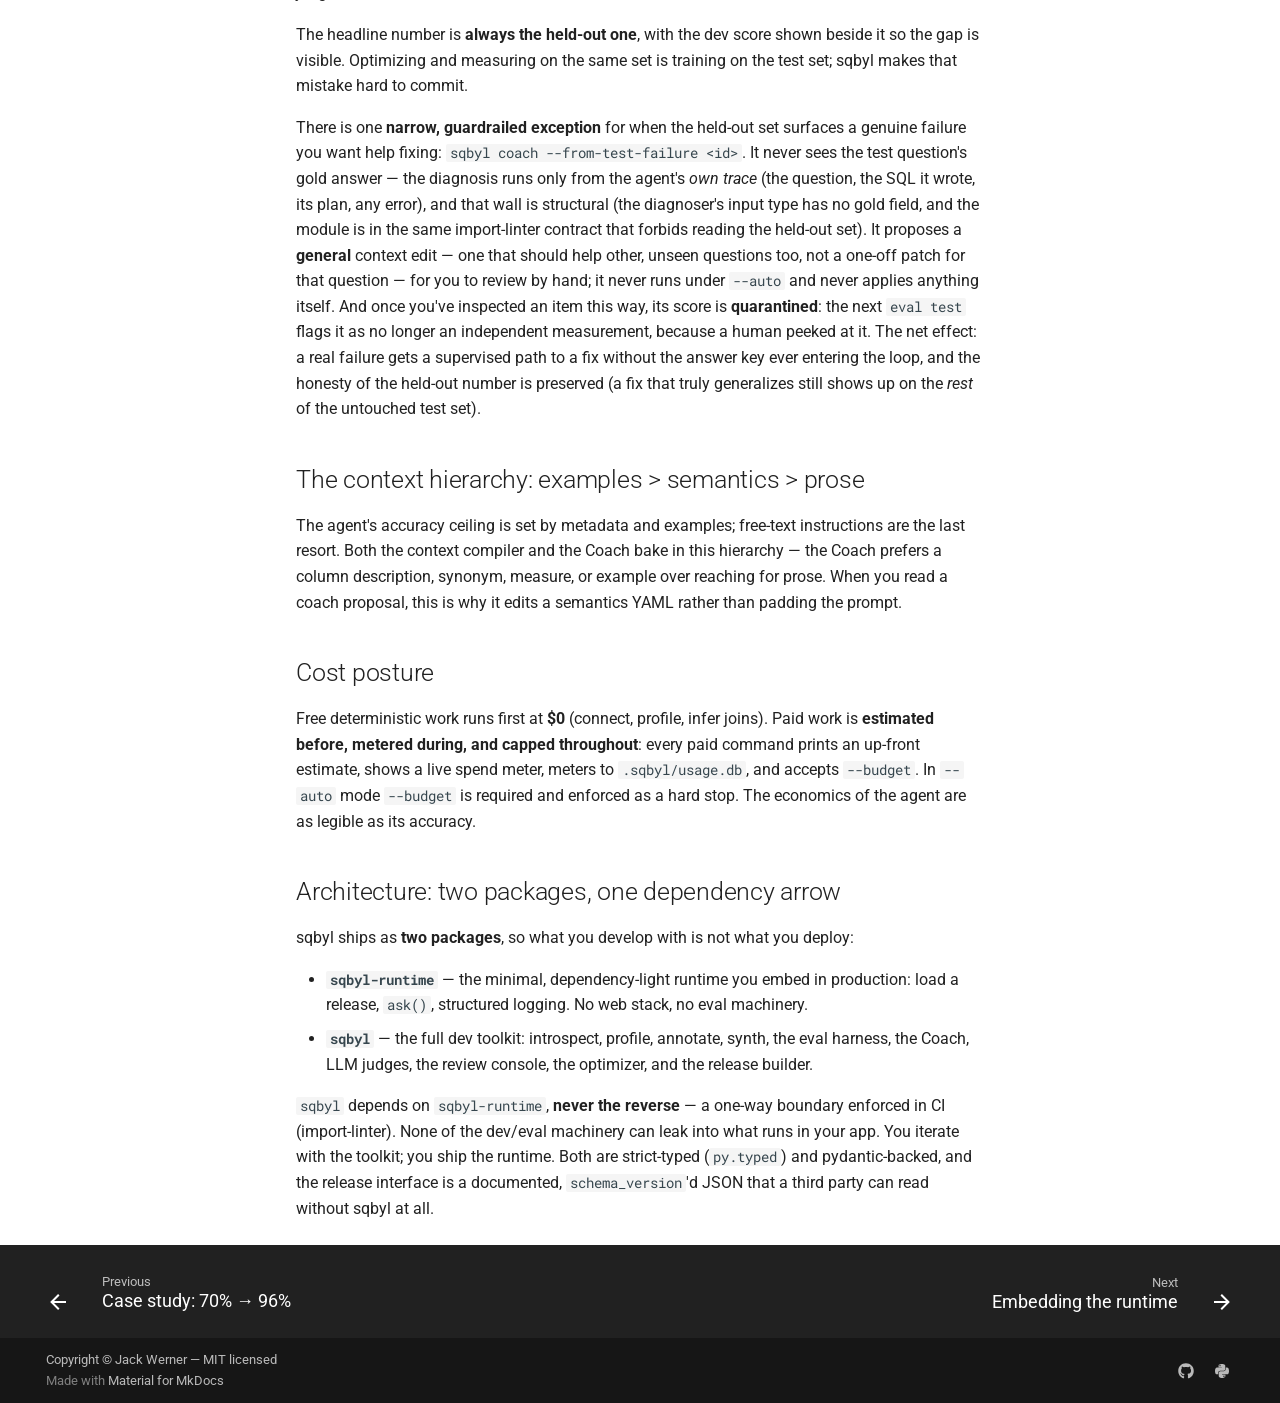
<file: concepts/index.html>
<!doctype html>
<html lang="en" class="no-js">
  <head>
    
      <meta charset="utf-8">
      <meta name="viewport" content="width=device-width,initial-scale=1">
      
        <meta name="description" content="An open-source, LLM-powered toolkit for building, evaluating, and iterating on text-to-SQL agents over your own database.">
      
      
        <meta name="author" content="Jack Werner">
      
      
        <link rel="canonical" href="https://jackwerner.github.io/sqbyl/concepts/">
      
      
        <link rel="prev" href="../case-study/">
      
      
        <link rel="next" href="../guides/embedding/">
      
      
        
      
      
      <link rel="icon" href="../assets/sqbyl-icon.png">
      <meta name="generator" content="mkdocs-1.6.1, mkdocs-material-9.7.6">
    
    
      
        <title>Concepts - sqbyl</title>
      
    
    
      <link rel="stylesheet" href="../assets/stylesheets/main.484c7ddc.min.css">
      
        
        <link rel="stylesheet" href="../assets/stylesheets/palette.ab4e12ef.min.css">
      
      


    
    
      
    
    
      
        
        
        <link rel="preconnect" href="https://fonts.gstatic.com" crossorigin>
        <link rel="stylesheet" href="https://fonts.googleapis.com/css?family=Roboto:300,300i,400,400i,700,700i%7CRoboto+Mono:400,400i,700,700i&display=fallback">
        <style>:root{--md-text-font:"Roboto";--md-code-font:"Roboto Mono"}</style>
      
    
    
      <link rel="stylesheet" href="../stylesheets/extra.css">
    
    <script>__md_scope=new URL("..",location),__md_hash=e=>[...e].reduce(((e,_)=>(e<<5)-e+_.charCodeAt(0)),0),__md_get=(e,_=localStorage,t=__md_scope)=>JSON.parse(_.getItem(t.pathname+"."+e)),__md_set=(e,_,t=localStorage,a=__md_scope)=>{try{t.setItem(a.pathname+"."+e,JSON.stringify(_))}catch(e){}}</script>
    
      

    
    
  
    
  
  
  
  <meta property="og:type" content="website">
  <meta property="og:site_name" content="sqbyl">
  <meta property="og:title" content="Concepts · sqbyl">
  <meta property="og:description" content="An open-source, LLM-powered toolkit for building, evaluating, and iterating on text-to-SQL agents over your own database.">
  <meta property="og:url" content="https://jackwerner.github.io/sqbyl/concepts/">
  <meta property="og:image" content="https://jackwerner.github.io/sqbyl/assets/sqbyl-logo-original.png">
  <meta name="twitter:card" content="summary_large_image">
  <meta name="twitter:title" content="Concepts · sqbyl">
  <meta name="twitter:description" content="An open-source, LLM-powered toolkit for building, evaluating, and iterating on text-to-SQL agents over your own database.">
  <meta name="twitter:image" content="https://jackwerner.github.io/sqbyl/assets/sqbyl-logo-original.png">

  </head>
  
  
    
    
      
    
    
    
    
    <body dir="ltr" data-md-color-scheme="default" data-md-color-primary="custom" data-md-color-accent="custom">
  
    
    <input class="md-toggle" data-md-toggle="drawer" type="checkbox" id="__drawer" autocomplete="off">
    <input class="md-toggle" data-md-toggle="search" type="checkbox" id="__search" autocomplete="off">
    <label class="md-overlay" for="__drawer"></label>
    <div data-md-component="skip">
      
        
        <a href="#concepts" class="md-skip">
          Skip to content
        </a>
      
    </div>
    <div data-md-component="announce">
      
    </div>
    
    
      

  

<header class="md-header md-header--shadow" data-md-component="header">
  <nav class="md-header__inner md-grid" aria-label="Header">
    <a href=".." title="sqbyl" class="md-header__button md-logo" aria-label="sqbyl" data-md-component="logo">
      
  <img src="../assets/sqbyl-icon.png" alt="logo">

    </a>
    <label class="md-header__button md-icon" for="__drawer">
      
      <svg xmlns="http://www.w3.org/2000/svg" viewBox="0 0 24 24"><path d="M3 6h18v2H3zm0 5h18v2H3zm0 5h18v2H3z"/></svg>
    </label>
    <div class="md-header__title" data-md-component="header-title">
      <div class="md-header__ellipsis">
        <div class="md-header__topic">
          <span class="md-ellipsis">
            sqbyl
          </span>
        </div>
        <div class="md-header__topic" data-md-component="header-topic">
          <span class="md-ellipsis">
            
              Concepts
            
          </span>
        </div>
      </div>
    </div>
    
      
        <form class="md-header__option" data-md-component="palette">
  
    
    
    
    <input class="md-option" data-md-color-media="(prefers-color-scheme: light)" data-md-color-scheme="default" data-md-color-primary="custom" data-md-color-accent="custom"  aria-label="Switch to dark mode"  type="radio" name="__palette" id="__palette_0">
    
      <label class="md-header__button md-icon" title="Switch to dark mode" for="__palette_1" hidden>
        <svg xmlns="http://www.w3.org/2000/svg" viewBox="0 0 24 24"><path d="m17.75 4.09-2.53 1.94.91 3.06-2.63-1.81-2.63 1.81.91-3.06-2.53-1.94L12.44 4l1.06-3 1.06 3zm3.5 6.91-1.64 1.25.59 1.98-1.7-1.17-1.7 1.17.59-1.98L15.75 11l2.06-.05L18.5 9l.69 1.95zm-2.28 4.95c.83-.08 1.72 1.1 1.19 1.85-.32.45-.66.87-1.08 1.27C15.17 23 8.84 23 4.94 19.07c-3.91-3.9-3.91-10.24 0-14.14.4-.4.82-.76 1.27-1.08.75-.53 1.93.36 1.85 1.19-.27 2.86.69 5.83 2.89 8.02a9.96 9.96 0 0 0 8.02 2.89m-1.64 2.02a12.08 12.08 0 0 1-7.8-3.47c-2.17-2.19-3.33-5-3.49-7.82-2.81 3.14-2.7 7.96.31 10.98 3.02 3.01 7.84 3.12 10.98.31"/></svg>
      </label>
    
  
    
    
    
    <input class="md-option" data-md-color-media="(prefers-color-scheme: dark)" data-md-color-scheme="slate" data-md-color-primary="custom" data-md-color-accent="custom"  aria-label="Switch to light mode"  type="radio" name="__palette" id="__palette_1">
    
      <label class="md-header__button md-icon" title="Switch to light mode" for="__palette_0" hidden>
        <svg xmlns="http://www.w3.org/2000/svg" viewBox="0 0 24 24"><path d="M12 7a5 5 0 0 1 5 5 5 5 0 0 1-5 5 5 5 0 0 1-5-5 5 5 0 0 1 5-5m0 2a3 3 0 0 0-3 3 3 3 0 0 0 3 3 3 3 0 0 0 3-3 3 3 0 0 0-3-3m0-7 2.39 3.42C13.65 5.15 12.84 5 12 5s-1.65.15-2.39.42zM3.34 7l4.16-.35A7.2 7.2 0 0 0 5.94 8.5c-.44.74-.69 1.5-.83 2.29zm.02 10 1.76-3.77a7.131 7.131 0 0 0 2.38 4.14zM20.65 7l-1.77 3.79a7.02 7.02 0 0 0-2.38-4.15zm-.01 10-4.14.36c.59-.51 1.12-1.14 1.54-1.86.42-.73.69-1.5.83-2.29zM12 22l-2.41-3.44c.74.27 1.55.44 2.41.44.82 0 1.63-.17 2.37-.44z"/></svg>
      </label>
    
  
</form>
      
    
    
      <script>var palette=__md_get("__palette");if(palette&&palette.color){if("(prefers-color-scheme)"===palette.color.media){var media=matchMedia("(prefers-color-scheme: light)"),input=document.querySelector(media.matches?"[data-md-color-media='(prefers-color-scheme: light)']":"[data-md-color-media='(prefers-color-scheme: dark)']");palette.color.media=input.getAttribute("data-md-color-media"),palette.color.scheme=input.getAttribute("data-md-color-scheme"),palette.color.primary=input.getAttribute("data-md-color-primary"),palette.color.accent=input.getAttribute("data-md-color-accent")}for(var[key,value]of Object.entries(palette.color))document.body.setAttribute("data-md-color-"+key,value)}</script>
    
    
    
      
      
        <label class="md-header__button md-icon" for="__search">
          
          <svg xmlns="http://www.w3.org/2000/svg" viewBox="0 0 24 24"><path d="M9.5 3A6.5 6.5 0 0 1 16 9.5c0 1.61-.59 3.09-1.56 4.23l.27.27h.79l5 5-1.5 1.5-5-5v-.79l-.27-.27A6.52 6.52 0 0 1 9.5 16 6.5 6.5 0 0 1 3 9.5 6.5 6.5 0 0 1 9.5 3m0 2C7 5 5 7 5 9.5S7 14 9.5 14 14 12 14 9.5 12 5 9.5 5"/></svg>
        </label>
        <div class="md-search" data-md-component="search" role="dialog">
  <label class="md-search__overlay" for="__search"></label>
  <div class="md-search__inner" role="search">
    <form class="md-search__form" name="search">
      <input type="text" class="md-search__input" name="query" aria-label="Search" placeholder="Search" autocapitalize="off" autocorrect="off" autocomplete="off" spellcheck="false" data-md-component="search-query" required>
      <label class="md-search__icon md-icon" for="__search">
        
        <svg xmlns="http://www.w3.org/2000/svg" viewBox="0 0 24 24"><path d="M9.5 3A6.5 6.5 0 0 1 16 9.5c0 1.61-.59 3.09-1.56 4.23l.27.27h.79l5 5-1.5 1.5-5-5v-.79l-.27-.27A6.52 6.52 0 0 1 9.5 16 6.5 6.5 0 0 1 3 9.5 6.5 6.5 0 0 1 9.5 3m0 2C7 5 5 7 5 9.5S7 14 9.5 14 14 12 14 9.5 12 5 9.5 5"/></svg>
        
        <svg xmlns="http://www.w3.org/2000/svg" viewBox="0 0 24 24"><path d="M20 11v2H8l5.5 5.5-1.42 1.42L4.16 12l7.92-7.92L13.5 5.5 8 11z"/></svg>
      </label>
      <nav class="md-search__options" aria-label="Search">
        
        <button type="reset" class="md-search__icon md-icon" title="Clear" aria-label="Clear" tabindex="-1">
          
          <svg xmlns="http://www.w3.org/2000/svg" viewBox="0 0 24 24"><path d="M19 6.41 17.59 5 12 10.59 6.41 5 5 6.41 10.59 12 5 17.59 6.41 19 12 13.41 17.59 19 19 17.59 13.41 12z"/></svg>
        </button>
      </nav>
      
        <div class="md-search__suggest" data-md-component="search-suggest"></div>
      
    </form>
    <div class="md-search__output">
      <div class="md-search__scrollwrap" tabindex="0" data-md-scrollfix>
        <div class="md-search-result" data-md-component="search-result">
          <div class="md-search-result__meta">
            Initializing search
          </div>
          <ol class="md-search-result__list" role="presentation"></ol>
        </div>
      </div>
    </div>
  </div>
</div>
      
    
    
      <div class="md-header__source">
        <a href="https://github.com/jackwerner/sqbyl" title="Go to repository" class="md-source" data-md-component="source">
  <div class="md-source__icon md-icon">
    
    <svg xmlns="http://www.w3.org/2000/svg" viewBox="0 0 512 512"><!--! Font Awesome Free 7.1.0 by @fontawesome - https://fontawesome.com License - https://fontawesome.com/license/free (Icons: CC BY 4.0, Fonts: SIL OFL 1.1, Code: MIT License) Copyright 2025 Fonticons, Inc.--><path d="M173.9 397.4c0 2-2.3 3.6-5.2 3.6-3.3.3-5.6-1.3-5.6-3.6 0-2 2.3-3.6 5.2-3.6 3-.3 5.6 1.3 5.6 3.6m-31.1-4.5c-.7 2 1.3 4.3 4.3 4.9 2.6 1 5.6 0 6.2-2s-1.3-4.3-4.3-5.2c-2.6-.7-5.5.3-6.2 2.3m44.2-1.7c-2.9.7-4.9 2.6-4.6 4.9.3 2 2.9 3.3 5.9 2.6 2.9-.7 4.9-2.6 4.6-4.6-.3-1.9-3-3.2-5.9-2.9M252.8 8C114.1 8 8 113.3 8 252c0 110.9 69.8 205.8 169.5 239.2 12.8 2.3 17.3-5.6 17.3-12.1 0-6.2-.3-40.4-.3-61.4 0 0-70 15-84.7-29.8 0 0-11.4-29.1-27.8-36.6 0 0-22.9-15.7 1.6-15.4 0 0 24.9 2 38.6 25.8 21.9 38.6 58.6 27.5 72.9 20.9 2.3-16 8.8-27.1 16-33.7-55.9-6.2-112.3-14.3-112.3-110.5 0-27.5 7.6-41.3 23.6-58.9-2.6-6.5-11.1-33.3 2.6-67.9 20.9-6.5 69 27 69 27 20-5.6 41.5-8.5 62.8-8.5s42.8 2.9 62.8 8.5c0 0 48.1-33.6 69-27 13.7 34.7 5.2 61.4 2.6 67.9 16 17.7 25.8 31.5 25.8 58.9 0 96.5-58.9 104.2-114.8 110.5 9.2 7.9 17 22.9 17 46.4 0 33.7-.3 75.4-.3 83.6 0 6.5 4.6 14.4 17.3 12.1C436.2 457.8 504 362.9 504 252 504 113.3 391.5 8 252.8 8M105.2 352.9c-1.3 1-1 3.3.7 5.2 1.6 1.6 3.9 2.3 5.2 1 1.3-1 1-3.3-.7-5.2-1.6-1.6-3.9-2.3-5.2-1m-10.8-8.1c-.7 1.3.3 2.9 2.3 3.9 1.6 1 3.6.7 4.3-.7.7-1.3-.3-2.9-2.3-3.9-2-.6-3.6-.3-4.3.7m32.4 35.6c-1.6 1.3-1 4.3 1.3 6.2 2.3 2.3 5.2 2.6 6.5 1 1.3-1.3.7-4.3-1.3-6.2-2.2-2.3-5.2-2.6-6.5-1m-11.4-14.7c-1.6 1-1.6 3.6 0 5.9s4.3 3.3 5.6 2.3c1.6-1.3 1.6-3.9 0-6.2-1.4-2.3-4-3.3-5.6-2"/></svg>
  </div>
  <div class="md-source__repository">
    jackwerner/sqbyl
  </div>
</a>
      </div>
    
  </nav>
  
</header>
    
    <div class="md-container" data-md-component="container">
      
      
        
          
        
      
      <main class="md-main" data-md-component="main">
        <div class="md-main__inner md-grid">
          
            
              
              <div class="md-sidebar md-sidebar--primary" data-md-component="sidebar" data-md-type="navigation" >
                <div class="md-sidebar__scrollwrap">
                  <div class="md-sidebar__inner">
                    



<nav class="md-nav md-nav--primary" aria-label="Navigation" data-md-level="0">
  <label class="md-nav__title" for="__drawer">
    <a href=".." title="sqbyl" class="md-nav__button md-logo" aria-label="sqbyl" data-md-component="logo">
      
  <img src="../assets/sqbyl-icon.png" alt="logo">

    </a>
    sqbyl
  </label>
  
    <div class="md-nav__source">
      <a href="https://github.com/jackwerner/sqbyl" title="Go to repository" class="md-source" data-md-component="source">
  <div class="md-source__icon md-icon">
    
    <svg xmlns="http://www.w3.org/2000/svg" viewBox="0 0 512 512"><!--! Font Awesome Free 7.1.0 by @fontawesome - https://fontawesome.com License - https://fontawesome.com/license/free (Icons: CC BY 4.0, Fonts: SIL OFL 1.1, Code: MIT License) Copyright 2025 Fonticons, Inc.--><path d="M173.9 397.4c0 2-2.3 3.6-5.2 3.6-3.3.3-5.6-1.3-5.6-3.6 0-2 2.3-3.6 5.2-3.6 3-.3 5.6 1.3 5.6 3.6m-31.1-4.5c-.7 2 1.3 4.3 4.3 4.9 2.6 1 5.6 0 6.2-2s-1.3-4.3-4.3-5.2c-2.6-.7-5.5.3-6.2 2.3m44.2-1.7c-2.9.7-4.9 2.6-4.6 4.9.3 2 2.9 3.3 5.9 2.6 2.9-.7 4.9-2.6 4.6-4.6-.3-1.9-3-3.2-5.9-2.9M252.8 8C114.1 8 8 113.3 8 252c0 110.9 69.8 205.8 169.5 239.2 12.8 2.3 17.3-5.6 17.3-12.1 0-6.2-.3-40.4-.3-61.4 0 0-70 15-84.7-29.8 0 0-11.4-29.1-27.8-36.6 0 0-22.9-15.7 1.6-15.4 0 0 24.9 2 38.6 25.8 21.9 38.6 58.6 27.5 72.9 20.9 2.3-16 8.8-27.1 16-33.7-55.9-6.2-112.3-14.3-112.3-110.5 0-27.5 7.6-41.3 23.6-58.9-2.6-6.5-11.1-33.3 2.6-67.9 20.9-6.5 69 27 69 27 20-5.6 41.5-8.5 62.8-8.5s42.8 2.9 62.8 8.5c0 0 48.1-33.6 69-27 13.7 34.7 5.2 61.4 2.6 67.9 16 17.7 25.8 31.5 25.8 58.9 0 96.5-58.9 104.2-114.8 110.5 9.2 7.9 17 22.9 17 46.4 0 33.7-.3 75.4-.3 83.6 0 6.5 4.6 14.4 17.3 12.1C436.2 457.8 504 362.9 504 252 504 113.3 391.5 8 252.8 8M105.2 352.9c-1.3 1-1 3.3.7 5.2 1.6 1.6 3.9 2.3 5.2 1 1.3-1 1-3.3-.7-5.2-1.6-1.6-3.9-2.3-5.2-1m-10.8-8.1c-.7 1.3.3 2.9 2.3 3.9 1.6 1 3.6.7 4.3-.7.7-1.3-.3-2.9-2.3-3.9-2-.6-3.6-.3-4.3.7m32.4 35.6c-1.6 1.3-1 4.3 1.3 6.2 2.3 2.3 5.2 2.6 6.5 1 1.3-1.3.7-4.3-1.3-6.2-2.2-2.3-5.2-2.6-6.5-1m-11.4-14.7c-1.6 1-1.6 3.6 0 5.9s4.3 3.3 5.6 2.3c1.6-1.3 1.6-3.9 0-6.2-1.4-2.3-4-3.3-5.6-2"/></svg>
  </div>
  <div class="md-source__repository">
    jackwerner/sqbyl
  </div>
</a>
    </div>
  
  <ul class="md-nav__list" data-md-scrollfix>
    
      
      
  
  
  
  
    <li class="md-nav__item">
      <a href=".." class="md-nav__link">
        
  
  
  <span class="md-ellipsis">
    
  
    Home
  

    
  </span>
  
  

      </a>
    </li>
  

    
      
      
  
  
  
  
    <li class="md-nav__item">
      <a href="../getting-started/" class="md-nav__link">
        
  
  
  <span class="md-ellipsis">
    
  
    Getting started
  

    
  </span>
  
  

      </a>
    </li>
  

    
      
      
  
  
  
  
    <li class="md-nav__item">
      <a href="../case-study/" class="md-nav__link">
        
  
  
  <span class="md-ellipsis">
    
  
    Case study: 70% → 96%
  

    
  </span>
  
  

      </a>
    </li>
  

    
      
      
  
  
    
  
  
  
    <li class="md-nav__item md-nav__item--active">
      
      <input class="md-nav__toggle md-toggle" type="checkbox" id="__toc">
      
      
        
      
      
        <label class="md-nav__link md-nav__link--active" for="__toc">
          
  
  
  <span class="md-ellipsis">
    
  
    Concepts
  

    
  </span>
  
  

          <span class="md-nav__icon md-icon"></span>
        </label>
      
      <a href="./" class="md-nav__link md-nav__link--active">
        
  
  
  <span class="md-ellipsis">
    
  
    Concepts
  

    
  </span>
  
  

      </a>
      
        

<nav class="md-nav md-nav--secondary" aria-label="Table of contents">
  
  
  
    
  
  
    <label class="md-nav__title" for="__toc">
      <span class="md-nav__icon md-icon"></span>
      Table of contents
    </label>
    <ul class="md-nav__list" data-md-component="toc" data-md-scrollfix>
      
        <li class="md-nav__item">
  <a href="#the-loop" class="md-nav__link">
    <span class="md-ellipsis">
      
        The loop
      
    </span>
  </a>
  
</li>
      
        <li class="md-nav__item">
  <a href="#defensible-measurement" class="md-nav__link">
    <span class="md-ellipsis">
      
        Defensible measurement
      
    </span>
  </a>
  
</li>
      
        <li class="md-nav__item">
  <a href="#devtest-discipline" class="md-nav__link">
    <span class="md-ellipsis">
      
        Dev/test discipline
      
    </span>
  </a>
  
</li>
      
        <li class="md-nav__item">
  <a href="#the-context-hierarchy-examples-semantics-prose" class="md-nav__link">
    <span class="md-ellipsis">
      
        The context hierarchy: examples &gt; semantics &gt; prose
      
    </span>
  </a>
  
</li>
      
        <li class="md-nav__item">
  <a href="#cost-posture" class="md-nav__link">
    <span class="md-ellipsis">
      
        Cost posture
      
    </span>
  </a>
  
</li>
      
        <li class="md-nav__item">
  <a href="#architecture-two-packages-one-dependency-arrow" class="md-nav__link">
    <span class="md-ellipsis">
      
        Architecture: two packages, one dependency arrow
      
    </span>
  </a>
  
</li>
      
    </ul>
  
</nav>
      
    </li>
  

    
      
      
  
  
  
  
    
    
    
    
      
        
        
      
    
    
    <li class="md-nav__item md-nav__item--section md-nav__item--nested">
      
        
        
        <input class="md-nav__toggle md-toggle " type="checkbox" id="__nav_5" >
        
          
          <label class="md-nav__link" for="__nav_5" id="__nav_5_label" tabindex="">
            
  
  
  <span class="md-ellipsis">
    
  
    Guides
  

    
  </span>
  
  

            <span class="md-nav__icon md-icon"></span>
          </label>
        
        <nav class="md-nav" data-md-level="1" aria-labelledby="__nav_5_label" aria-expanded="false">
          <label class="md-nav__title" for="__nav_5">
            <span class="md-nav__icon md-icon"></span>
            
  
    Guides
  

          </label>
          <ul class="md-nav__list" data-md-scrollfix>
            
              
                
  
  
  
  
    <li class="md-nav__item">
      <a href="../guides/embedding/" class="md-nav__link">
        
  
  
  <span class="md-ellipsis">
    
  
    Embedding the runtime
  

    
  </span>
  
  

      </a>
    </li>
  

              
            
              
                
  
  
  
  
    <li class="md-nav__item">
      <a href="../guides/configuration/" class="md-nav__link">
        
  
  
  <span class="md-ellipsis">
    
  
    Configuration reference
  

    
  </span>
  
  

      </a>
    </li>
  

              
            
          </ul>
        </nav>
      
    </li>
  

    
      
      
  
  
  
  
    <li class="md-nav__item">
      <a href="../cli/" class="md-nav__link">
        
  
  
  <span class="md-ellipsis">
    
  
    CLI reference
  

    
  </span>
  
  

      </a>
    </li>
  

    
      
      
  
  
  
  
    
    
    
    
      
        
        
      
    
    
    <li class="md-nav__item md-nav__item--section md-nav__item--nested">
      
        
        
        <input class="md-nav__toggle md-toggle " type="checkbox" id="__nav_7" >
        
          
          <label class="md-nav__link" for="__nav_7" id="__nav_7_label" tabindex="">
            
  
  
  <span class="md-ellipsis">
    
  
    Design &amp; internals
  

    
  </span>
  
  

            <span class="md-nav__icon md-icon"></span>
          </label>
        
        <nav class="md-nav" data-md-level="1" aria-labelledby="__nav_7_label" aria-expanded="false">
          <label class="md-nav__title" for="__nav_7">
            <span class="md-nav__icon md-icon"></span>
            
  
    Design &amp; internals
  

          </label>
          <ul class="md-nav__list" data-md-scrollfix>
            
              
                
  
  
  
  
    <li class="md-nav__item">
      <a href="../sqbyl-design-spec/" class="md-nav__link">
        
  
  
  <span class="md-ellipsis">
    
  
    Design spec
  

    
  </span>
  
  

      </a>
    </li>
  

              
            
              
                
  
  
  
  
    <li class="md-nav__item">
      <a href="../sqbyl-user-journey/" class="md-nav__link">
        
  
  
  <span class="md-ellipsis">
    
  
    User journey
  

    
  </span>
  
  

      </a>
    </li>
  

              
            
              
                
  
  
  
  
    <li class="md-nav__item">
      <a href="../sqbyl-implementation-plan/" class="md-nav__link">
        
  
  
  <span class="md-ellipsis">
    
  
    Implementation plan
  

    
  </span>
  
  

      </a>
    </li>
  

              
            
          </ul>
        </nav>
      
    </li>
  

    
  </ul>
</nav>
                  </div>
                </div>
              </div>
            
            
              
              <div class="md-sidebar md-sidebar--secondary" data-md-component="sidebar" data-md-type="toc" >
                <div class="md-sidebar__scrollwrap">
                  <div class="md-sidebar__inner">
                    

<nav class="md-nav md-nav--secondary" aria-label="Table of contents">
  
  
  
    
  
  
    <label class="md-nav__title" for="__toc">
      <span class="md-nav__icon md-icon"></span>
      Table of contents
    </label>
    <ul class="md-nav__list" data-md-component="toc" data-md-scrollfix>
      
        <li class="md-nav__item">
  <a href="#the-loop" class="md-nav__link">
    <span class="md-ellipsis">
      
        The loop
      
    </span>
  </a>
  
</li>
      
        <li class="md-nav__item">
  <a href="#defensible-measurement" class="md-nav__link">
    <span class="md-ellipsis">
      
        Defensible measurement
      
    </span>
  </a>
  
</li>
      
        <li class="md-nav__item">
  <a href="#devtest-discipline" class="md-nav__link">
    <span class="md-ellipsis">
      
        Dev/test discipline
      
    </span>
  </a>
  
</li>
      
        <li class="md-nav__item">
  <a href="#the-context-hierarchy-examples-semantics-prose" class="md-nav__link">
    <span class="md-ellipsis">
      
        The context hierarchy: examples &gt; semantics &gt; prose
      
    </span>
  </a>
  
</li>
      
        <li class="md-nav__item">
  <a href="#cost-posture" class="md-nav__link">
    <span class="md-ellipsis">
      
        Cost posture
      
    </span>
  </a>
  
</li>
      
        <li class="md-nav__item">
  <a href="#architecture-two-packages-one-dependency-arrow" class="md-nav__link">
    <span class="md-ellipsis">
      
        Architecture: two packages, one dependency arrow
      
    </span>
  </a>
  
</li>
      
    </ul>
  
</nav>
                  </div>
                </div>
              </div>
            
          
          
            <div class="md-content" data-md-component="content">
              
              <article class="md-content__inner md-typeset">
                
                  


  
    <a href="https://github.com/jackwerner/sqbyl/edit/main/docs/concepts.md" title="Edit this page" class="md-content__button md-icon" rel="edit">
      
      <svg xmlns="http://www.w3.org/2000/svg" viewBox="0 0 24 24"><path d="M10 20H6V4h7v5h5v3.1l2-2V8l-6-6H6c-1.1 0-2 .9-2 2v16c0 1.1.9 2 2 2h4zm10.2-7c.1 0 .3.1.4.2l1.3 1.3c.2.2.2.6 0 .8l-1 1-2.1-2.1 1-1c.1-.1.2-.2.4-.2m0 3.9L14.1 23H12v-2.1l6.1-6.1z"/></svg>
    </a>
  
  


<h1 id="concepts">Concepts<a class="headerlink" href="#concepts" title="Permanent link">&para;</a></h1>
<h2 id="the-loop">The loop<a class="headerlink" href="#the-loop" title="Permanent link">&para;</a></h2>
<p>sqbyl reproduces one loop as plain, git-tracked files:</p>
<p><strong>build → evaluate → get told how to improve → re-evaluate.</strong></p>
<ol>
<li><strong>Build.</strong> <code>sqbyl init</code> connects read-only, introspects the schema, profiles every column
   with <code>$0</code> SQL, infers join candidates, then (after a confirmed estimate) annotates tables
   and columns and synthesizes a benchmark.</li>
<li><strong>Evaluate.</strong> <code>sqbyl eval dev</code> runs the agent over your iteration set and scores it —
   deterministically first, advisory LLM judges second.</li>
<li><strong>Get told how to improve.</strong> <code>sqbyl coach</code> reads the eval failures and proposes <em>ranked,
   applyable file diffs</em> — at the right layer of the <strong>examples &gt; semantics &gt; prose</strong>
   hierarchy. <code>sqbyl coach apply N</code> writes them; git tracks every change.</li>
<li><strong>Re-evaluate.</strong> Re-run <code>eval dev</code> to see the effect, then <code>eval test</code> for the honest,
   held-out number. <code>sqbyl optimize</code> automates the coach→apply→eval inner loop on dev.</li>
</ol>
<p>Everything the agent does is written to an OpenTelemetry-shaped trace the Coach and
synthesizer later learn from.</p>
<h2 id="defensible-measurement">Defensible measurement<a class="headerlink" href="#defensible-measurement" title="Permanent link">&para;</a></h2>
<p>A natural-language-to-SQL surface is only as good as the accuracy number you can put in
front of stakeholders and stand behind. sqbyl is designed end-to-end to keep that number
honest.</p>
<ul>
<li>
<p><strong>Deterministic-first measurement.</strong> The headline accuracy is <em>result-set correctness</em> —
  execute the gold SQL and the generated SQL, compare the rows. No LLM sits inside the
  number, so it's reproducible and can't drift with a prompt. LLM judges are strictly
  <strong>advisory</strong>: they triage the ambiguous pile and explain <em>why</em> a row is suspect, but they
  never move the reported accuracy. Only a human override is authoritative.</p>
</li>
<li>
<p><strong>Real train/test discipline.</strong> See <a href="#devtest-discipline">dev/test discipline</a> below.</p>
</li>
<li>
<p><strong>Goodhart-resistance by construction.</strong> The Coach optimizes context against the dev set —
  but it <em>structurally cannot</em> move the deterministic accuracy number, it's steered away
  from memorizing benchmark answers (fix the semantics, not the prompt), and it warns you
  that dev gains are <strong>unvalidated until a held-out re-score</strong>.</p>
</li>
<li>
<p><strong>Calibrated, honest uncertainty.</strong> A small eval set is noise-prone, so accuracy carries a
  <strong>Wilson confidence interval</strong> — a 1–2 question flip on 30 questions isn't dressed up as a
  trend. A live <strong>judge↔human agreement</strong> score tells you how far to trust the judge, and
  it's labeled as <em>selection-biased</em> rather than overclaimed. The model's own self-reported
  confidence is labeled <strong>"unverified"</strong> — never presented as calibrated.</p>
</li>
<li>
<p><strong>Reproducibility and provenance.</strong> Every scored run is stamped with the <strong>model version
  per role</strong> and the calibration state that shaped it. The release scorecard records the
  exact models the number was earned on, and the runtime warns on model or schema mismatch
  at load.</p>
</li>
<li>
<p><strong>Human-in-the-loop, everywhere.</strong> One pattern runs through the judge, the benchmark
  synthesis, and the Coach: <strong>the LLM proposes, the human disposes, and the correction
  improves the system.</strong></p>
</li>
</ul>
<h2 id="devtest-discipline">Dev/test discipline<a class="headerlink" href="#devtest-discipline" title="Permanent link">&para;</a></h2>
<p><code>benchmarks/test.yaml</code> is a <strong>sealed held-out set</strong>. The dev loop — synth, coach, optimizer
— can never read it; that's enforced as a <em>code boundary</em> (an import-linter rule in CI), not
a convention you have to remember. Even judge calibration is split-scoped, so dev feedback
can't leak into the test judge.</p>
<p>The headline number is <strong>always the held-out one</strong>, with the dev score shown beside it so
the gap is visible. Optimizing and measuring on the same set is training on the test set;
sqbyl makes that mistake hard to commit.</p>
<p>There is one <strong>narrow, guardrailed exception</strong> for when the held-out set surfaces a genuine
failure you want help fixing: <code>sqbyl coach --from-test-failure &lt;id&gt;</code>. It never sees the test
question's gold answer — the diagnosis runs only from the agent's <em>own trace</em> (the question, the
SQL it wrote, its plan, any error), and that wall is structural (the diagnoser's input type has
no gold field, and the module is in the same import-linter contract that forbids reading the
held-out set). It proposes a <strong>general</strong> context edit — one that should help other, unseen
questions too, not a one-off patch for that question — for you to review by hand; it never runs
under <code>--auto</code> and never applies anything itself. And once you've inspected an item this way, its
score is <strong>quarantined</strong>: the next <code>eval test</code> flags it as no longer an independent measurement,
because a human peeked at it. The net effect: a real failure gets a supervised path to a fix
without the answer key ever entering the loop, and the honesty of the held-out number is
preserved (a fix that truly generalizes still shows up on the <em>rest</em> of the untouched test set).</p>
<h2 id="the-context-hierarchy-examples-semantics-prose">The context hierarchy: examples &gt; semantics &gt; prose<a class="headerlink" href="#the-context-hierarchy-examples-semantics-prose" title="Permanent link">&para;</a></h2>
<p>The agent's accuracy ceiling is set by metadata and examples; free-text instructions are the
last resort. Both the context compiler and the Coach bake in this hierarchy — the Coach
prefers a column description, synonym, measure, or example over reaching for prose. When you
read a coach proposal, this is why it edits a semantics YAML rather than padding the prompt.</p>
<h2 id="cost-posture">Cost posture<a class="headerlink" href="#cost-posture" title="Permanent link">&para;</a></h2>
<p>Free deterministic work runs first at <strong>$0</strong> (connect, profile, infer joins). Paid work is
<strong>estimated before, metered during, and capped throughout</strong>: every paid command prints an
up-front estimate, shows a live spend meter, meters to <code>.sqbyl/usage.db</code>, and accepts
<code>--budget</code>. In <code>--auto</code> mode <code>--budget</code> is required and enforced as a hard stop. The
economics of the agent are as legible as its accuracy.</p>
<h2 id="architecture-two-packages-one-dependency-arrow">Architecture: two packages, one dependency arrow<a class="headerlink" href="#architecture-two-packages-one-dependency-arrow" title="Permanent link">&para;</a></h2>
<p>sqbyl ships as <strong>two packages</strong>, so what you develop with is not what you deploy:</p>
<ul>
<li><strong><code>sqbyl-runtime</code></strong> — the minimal, dependency-light runtime you embed in production: load a
  release, <code>ask()</code>, structured logging. No web stack, no eval machinery.</li>
<li><strong><code>sqbyl</code></strong> — the full dev toolkit: introspect, profile, annotate, synth, the eval harness,
  the Coach, LLM judges, the review console, the optimizer, and the release builder.</li>
</ul>
<p><code>sqbyl</code> depends on <code>sqbyl-runtime</code>, <strong>never the reverse</strong> — a one-way boundary enforced in CI
(import-linter). None of the dev/eval machinery can leak into what runs in your app. You
iterate with the toolkit; you ship the runtime. Both are strict-typed (<code>py.typed</code>) and
pydantic-backed, and the release interface is a documented, <code>schema_version</code>'d JSON that a
third party can read without sqbyl at all.</p>












                
              </article>
            </div>
          
          
<script>var target=document.getElementById(location.hash.slice(1));target&&target.name&&(target.checked=target.name.startsWith("__tabbed_"))</script>
        </div>
        
          <button type="button" class="md-top md-icon" data-md-component="top" hidden>
  
  <svg xmlns="http://www.w3.org/2000/svg" viewBox="0 0 24 24"><path d="M13 20h-2V8l-5.5 5.5-1.42-1.42L12 4.16l7.92 7.92-1.42 1.42L13 8z"/></svg>
  Back to top
</button>
        
      </main>
      
        <footer class="md-footer">
  
    
      
      <nav class="md-footer__inner md-grid" aria-label="Footer" >
        
          
          <a href="../case-study/" class="md-footer__link md-footer__link--prev" aria-label="Previous: Case study: 70% → 96%">
            <div class="md-footer__button md-icon">
              
              <svg xmlns="http://www.w3.org/2000/svg" viewBox="0 0 24 24"><path d="M20 11v2H8l5.5 5.5-1.42 1.42L4.16 12l7.92-7.92L13.5 5.5 8 11z"/></svg>
            </div>
            <div class="md-footer__title">
              <span class="md-footer__direction">
                Previous
              </span>
              <div class="md-ellipsis">
                Case study: 70% → 96%
              </div>
            </div>
          </a>
        
        
          
          <a href="../guides/embedding/" class="md-footer__link md-footer__link--next" aria-label="Next: Embedding the runtime">
            <div class="md-footer__title">
              <span class="md-footer__direction">
                Next
              </span>
              <div class="md-ellipsis">
                Embedding the runtime
              </div>
            </div>
            <div class="md-footer__button md-icon">
              
              <svg xmlns="http://www.w3.org/2000/svg" viewBox="0 0 24 24"><path d="M4 11v2h12l-5.5 5.5 1.42 1.42L19.84 12l-7.92-7.92L10.5 5.5 16 11z"/></svg>
            </div>
          </a>
        
      </nav>
    
  
  <div class="md-footer-meta md-typeset">
    <div class="md-footer-meta__inner md-grid">
      <div class="md-copyright">
  
    <div class="md-copyright__highlight">
      Copyright &copy; Jack Werner — MIT licensed
    </div>
  
  
    Made with
    <a href="https://squidfunk.github.io/mkdocs-material/" target="_blank" rel="noopener">
      Material for MkDocs
    </a>
  
</div>
      
        
<div class="md-social">
  
    
    
    
    
      
      
    
    <a href="https://github.com/jackwerner/sqbyl" target="_blank" rel="noopener" title="github.com" class="md-social__link">
      <svg xmlns="http://www.w3.org/2000/svg" viewBox="0 0 512 512"><!--! Font Awesome Free 7.1.0 by @fontawesome - https://fontawesome.com License - https://fontawesome.com/license/free (Icons: CC BY 4.0, Fonts: SIL OFL 1.1, Code: MIT License) Copyright 2025 Fonticons, Inc.--><path d="M173.9 397.4c0 2-2.3 3.6-5.2 3.6-3.3.3-5.6-1.3-5.6-3.6 0-2 2.3-3.6 5.2-3.6 3-.3 5.6 1.3 5.6 3.6m-31.1-4.5c-.7 2 1.3 4.3 4.3 4.9 2.6 1 5.6 0 6.2-2s-1.3-4.3-4.3-5.2c-2.6-.7-5.5.3-6.2 2.3m44.2-1.7c-2.9.7-4.9 2.6-4.6 4.9.3 2 2.9 3.3 5.9 2.6 2.9-.7 4.9-2.6 4.6-4.6-.3-1.9-3-3.2-5.9-2.9M252.8 8C114.1 8 8 113.3 8 252c0 110.9 69.8 205.8 169.5 239.2 12.8 2.3 17.3-5.6 17.3-12.1 0-6.2-.3-40.4-.3-61.4 0 0-70 15-84.7-29.8 0 0-11.4-29.1-27.8-36.6 0 0-22.9-15.7 1.6-15.4 0 0 24.9 2 38.6 25.8 21.9 38.6 58.6 27.5 72.9 20.9 2.3-16 8.8-27.1 16-33.7-55.9-6.2-112.3-14.3-112.3-110.5 0-27.5 7.6-41.3 23.6-58.9-2.6-6.5-11.1-33.3 2.6-67.9 20.9-6.5 69 27 69 27 20-5.6 41.5-8.5 62.8-8.5s42.8 2.9 62.8 8.5c0 0 48.1-33.6 69-27 13.7 34.7 5.2 61.4 2.6 67.9 16 17.7 25.8 31.5 25.8 58.9 0 96.5-58.9 104.2-114.8 110.5 9.2 7.9 17 22.9 17 46.4 0 33.7-.3 75.4-.3 83.6 0 6.5 4.6 14.4 17.3 12.1C436.2 457.8 504 362.9 504 252 504 113.3 391.5 8 252.8 8M105.2 352.9c-1.3 1-1 3.3.7 5.2 1.6 1.6 3.9 2.3 5.2 1 1.3-1 1-3.3-.7-5.2-1.6-1.6-3.9-2.3-5.2-1m-10.8-8.1c-.7 1.3.3 2.9 2.3 3.9 1.6 1 3.6.7 4.3-.7.7-1.3-.3-2.9-2.3-3.9-2-.6-3.6-.3-4.3.7m32.4 35.6c-1.6 1.3-1 4.3 1.3 6.2 2.3 2.3 5.2 2.6 6.5 1 1.3-1.3.7-4.3-1.3-6.2-2.2-2.3-5.2-2.6-6.5-1m-11.4-14.7c-1.6 1-1.6 3.6 0 5.9s4.3 3.3 5.6 2.3c1.6-1.3 1.6-3.9 0-6.2-1.4-2.3-4-3.3-5.6-2"/></svg>
    </a>
  
    
    
    
    
      
      
    
    <a href="https://pypi.org/project/sqbyl/" target="_blank" rel="noopener" title="pypi.org" class="md-social__link">
      <svg xmlns="http://www.w3.org/2000/svg" viewBox="0 0 448 512"><!--! Font Awesome Free 7.1.0 by @fontawesome - https://fontawesome.com License - https://fontawesome.com/license/free (Icons: CC BY 4.0, Fonts: SIL OFL 1.1, Code: MIT License) Copyright 2025 Fonticons, Inc.--><path d="M439.8 200.5c-7.7-30.9-22.3-54.2-53.4-54.2h-40.1v47.4c0 36.8-31.2 67.8-66.8 67.8H172.7c-29.2 0-53.4 25-53.4 54.3v101.8c0 29 25.2 46 53.4 54.3 33.8 9.9 66.3 11.7 106.8 0 26.9-7.8 53.4-23.5 53.4-54.3v-40.7H226.2v-13.6h160.2c31.1 0 42.6-21.7 53.4-54.2 11.2-33.5 10.7-65.7 0-108.6M286.2 444.7a20.4 20.4 0 1 1 0-40.7 20.4 20.4 0 1 1 0 40.7M167.8 248.1h106.8c29.7 0 53.4-24.5 53.4-54.3V91.9c0-29-24.4-50.7-53.4-55.6-35.8-5.9-74.7-5.6-106.8.1-45.2 8-53.4 24.7-53.4 55.6v40.7h106.9v13.6h-147c-31.1 0-58.3 18.7-66.8 54.2-9.8 40.7-10.2 66.1 0 108.6 7.6 31.6 25.7 54.2 56.8 54.2H101v-48.8c0-35.3 30.5-66.4 66.8-66.4m-6.6-183.4a20.4 20.4 0 1 1 0 40.8 20.4 20.4 0 1 1 0-40.8"/></svg>
    </a>
  
</div>
      
    </div>
  </div>
</footer>
      
    </div>
    <div class="md-dialog" data-md-component="dialog">
      <div class="md-dialog__inner md-typeset"></div>
    </div>
    
    
    
      
      
      <script id="__config" type="application/json">{"annotate": null, "base": "..", "features": ["navigation.instant", "navigation.tracking", "navigation.sections", "navigation.top", "navigation.footer", "content.code.copy", "content.code.annotate", "content.action.edit", "search.suggest", "search.highlight", "toc.follow"], "search": "../assets/javascripts/workers/search.2c215733.min.js", "tags": null, "translations": {"clipboard.copied": "Copied to clipboard", "clipboard.copy": "Copy to clipboard", "search.result.more.one": "1 more on this page", "search.result.more.other": "# more on this page", "search.result.none": "No matching documents", "search.result.one": "1 matching document", "search.result.other": "# matching documents", "search.result.placeholder": "Type to start searching", "search.result.term.missing": "Missing", "select.version": "Select version"}, "version": null}</script>
    
    
      <script src="../assets/javascripts/bundle.79ae519e.min.js"></script>
      
    
  </body>
</html>
</file>
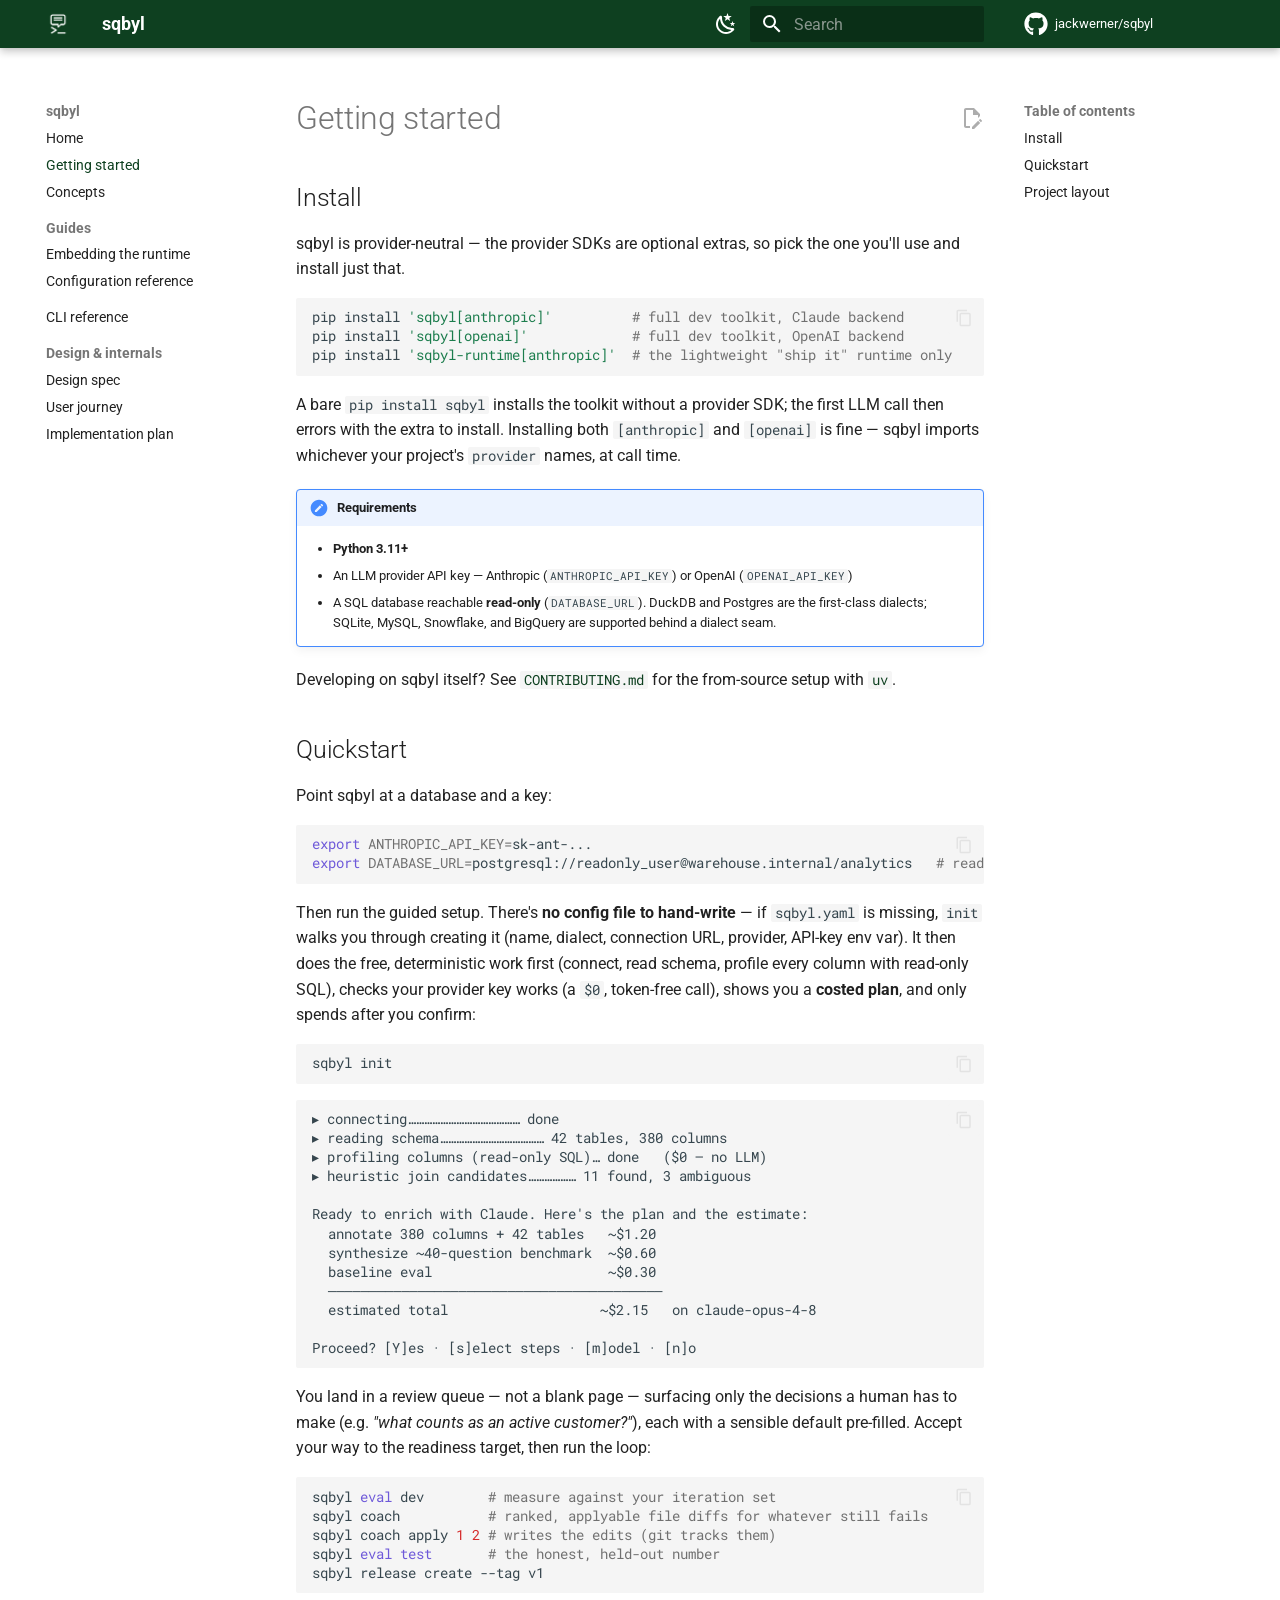
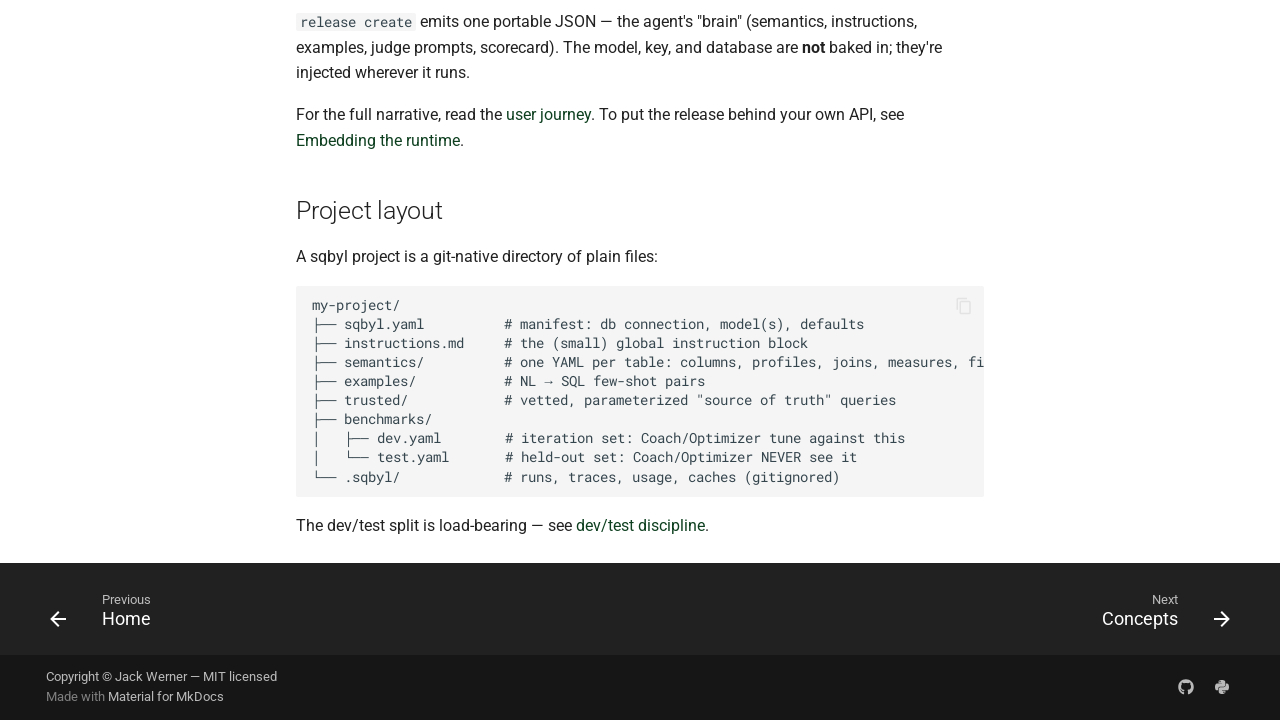
<file: getting-started/index.html>
<!doctype html>
<html lang="en" class="no-js">
  <head>
    
      <meta charset="utf-8">
      <meta name="viewport" content="width=device-width,initial-scale=1">
      
        <meta name="description" content="An open-source, LLM-powered toolkit for building, evaluating, and iterating on text-to-SQL agents over your own database.">
      
      
        <meta name="author" content="Jack Werner">
      
      
        <link rel="canonical" href="https://jackwerner.github.io/sqbyl/getting-started/">
      
      
        <link rel="prev" href="..">
      
      
        <link rel="next" href="../concepts/">
      
      
        
      
      
      <link rel="icon" href="../assets/sqbyl-icon.png">
      <meta name="generator" content="mkdocs-1.6.1, mkdocs-material-9.7.6">
    
    
      
        <title>Getting started - sqbyl</title>
      
    
    
      <link rel="stylesheet" href="../assets/stylesheets/main.484c7ddc.min.css">
      
        
        <link rel="stylesheet" href="../assets/stylesheets/palette.ab4e12ef.min.css">
      
      


    
    
      
    
    
      
        
        
        <link rel="preconnect" href="https://fonts.gstatic.com" crossorigin>
        <link rel="stylesheet" href="https://fonts.googleapis.com/css?family=Roboto:300,300i,400,400i,700,700i%7CRoboto+Mono:400,400i,700,700i&display=fallback">
        <style>:root{--md-text-font:"Roboto";--md-code-font:"Roboto Mono"}</style>
      
    
    
      <link rel="stylesheet" href="../stylesheets/extra.css">
    
    <script>__md_scope=new URL("..",location),__md_hash=e=>[...e].reduce(((e,_)=>(e<<5)-e+_.charCodeAt(0)),0),__md_get=(e,_=localStorage,t=__md_scope)=>JSON.parse(_.getItem(t.pathname+"."+e)),__md_set=(e,_,t=localStorage,a=__md_scope)=>{try{t.setItem(a.pathname+"."+e,JSON.stringify(_))}catch(e){}}</script>
    
      

    
    
  </head>
  
  
    
    
      
    
    
    
    
    <body dir="ltr" data-md-color-scheme="default" data-md-color-primary="custom" data-md-color-accent="custom">
  
    
    <input class="md-toggle" data-md-toggle="drawer" type="checkbox" id="__drawer" autocomplete="off">
    <input class="md-toggle" data-md-toggle="search" type="checkbox" id="__search" autocomplete="off">
    <label class="md-overlay" for="__drawer"></label>
    <div data-md-component="skip">
      
        
        <a href="#getting-started" class="md-skip">
          Skip to content
        </a>
      
    </div>
    <div data-md-component="announce">
      
    </div>
    
    
      

  

<header class="md-header md-header--shadow" data-md-component="header">
  <nav class="md-header__inner md-grid" aria-label="Header">
    <a href=".." title="sqbyl" class="md-header__button md-logo" aria-label="sqbyl" data-md-component="logo">
      
  <img src="../assets/sqbyl-icon.png" alt="logo">

    </a>
    <label class="md-header__button md-icon" for="__drawer">
      
      <svg xmlns="http://www.w3.org/2000/svg" viewBox="0 0 24 24"><path d="M3 6h18v2H3zm0 5h18v2H3zm0 5h18v2H3z"/></svg>
    </label>
    <div class="md-header__title" data-md-component="header-title">
      <div class="md-header__ellipsis">
        <div class="md-header__topic">
          <span class="md-ellipsis">
            sqbyl
          </span>
        </div>
        <div class="md-header__topic" data-md-component="header-topic">
          <span class="md-ellipsis">
            
              Getting started
            
          </span>
        </div>
      </div>
    </div>
    
      
        <form class="md-header__option" data-md-component="palette">
  
    
    
    
    <input class="md-option" data-md-color-media="(prefers-color-scheme: light)" data-md-color-scheme="default" data-md-color-primary="custom" data-md-color-accent="custom"  aria-label="Switch to dark mode"  type="radio" name="__palette" id="__palette_0">
    
      <label class="md-header__button md-icon" title="Switch to dark mode" for="__palette_1" hidden>
        <svg xmlns="http://www.w3.org/2000/svg" viewBox="0 0 24 24"><path d="m17.75 4.09-2.53 1.94.91 3.06-2.63-1.81-2.63 1.81.91-3.06-2.53-1.94L12.44 4l1.06-3 1.06 3zm3.5 6.91-1.64 1.25.59 1.98-1.7-1.17-1.7 1.17.59-1.98L15.75 11l2.06-.05L18.5 9l.69 1.95zm-2.28 4.95c.83-.08 1.72 1.1 1.19 1.85-.32.45-.66.87-1.08 1.27C15.17 23 8.84 23 4.94 19.07c-3.91-3.9-3.91-10.24 0-14.14.4-.4.82-.76 1.27-1.08.75-.53 1.93.36 1.85 1.19-.27 2.86.69 5.83 2.89 8.02a9.96 9.96 0 0 0 8.02 2.89m-1.64 2.02a12.08 12.08 0 0 1-7.8-3.47c-2.17-2.19-3.33-5-3.49-7.82-2.81 3.14-2.7 7.96.31 10.98 3.02 3.01 7.84 3.12 10.98.31"/></svg>
      </label>
    
  
    
    
    
    <input class="md-option" data-md-color-media="(prefers-color-scheme: dark)" data-md-color-scheme="slate" data-md-color-primary="custom" data-md-color-accent="custom"  aria-label="Switch to light mode"  type="radio" name="__palette" id="__palette_1">
    
      <label class="md-header__button md-icon" title="Switch to light mode" for="__palette_0" hidden>
        <svg xmlns="http://www.w3.org/2000/svg" viewBox="0 0 24 24"><path d="M12 7a5 5 0 0 1 5 5 5 5 0 0 1-5 5 5 5 0 0 1-5-5 5 5 0 0 1 5-5m0 2a3 3 0 0 0-3 3 3 3 0 0 0 3 3 3 3 0 0 0 3-3 3 3 0 0 0-3-3m0-7 2.39 3.42C13.65 5.15 12.84 5 12 5s-1.65.15-2.39.42zM3.34 7l4.16-.35A7.2 7.2 0 0 0 5.94 8.5c-.44.74-.69 1.5-.83 2.29zm.02 10 1.76-3.77a7.131 7.131 0 0 0 2.38 4.14zM20.65 7l-1.77 3.79a7.02 7.02 0 0 0-2.38-4.15zm-.01 10-4.14.36c.59-.51 1.12-1.14 1.54-1.86.42-.73.69-1.5.83-2.29zM12 22l-2.41-3.44c.74.27 1.55.44 2.41.44.82 0 1.63-.17 2.37-.44z"/></svg>
      </label>
    
  
</form>
      
    
    
      <script>var palette=__md_get("__palette");if(palette&&palette.color){if("(prefers-color-scheme)"===palette.color.media){var media=matchMedia("(prefers-color-scheme: light)"),input=document.querySelector(media.matches?"[data-md-color-media='(prefers-color-scheme: light)']":"[data-md-color-media='(prefers-color-scheme: dark)']");palette.color.media=input.getAttribute("data-md-color-media"),palette.color.scheme=input.getAttribute("data-md-color-scheme"),palette.color.primary=input.getAttribute("data-md-color-primary"),palette.color.accent=input.getAttribute("data-md-color-accent")}for(var[key,value]of Object.entries(palette.color))document.body.setAttribute("data-md-color-"+key,value)}</script>
    
    
    
      
      
        <label class="md-header__button md-icon" for="__search">
          
          <svg xmlns="http://www.w3.org/2000/svg" viewBox="0 0 24 24"><path d="M9.5 3A6.5 6.5 0 0 1 16 9.5c0 1.61-.59 3.09-1.56 4.23l.27.27h.79l5 5-1.5 1.5-5-5v-.79l-.27-.27A6.52 6.52 0 0 1 9.5 16 6.5 6.5 0 0 1 3 9.5 6.5 6.5 0 0 1 9.5 3m0 2C7 5 5 7 5 9.5S7 14 9.5 14 14 12 14 9.5 12 5 9.5 5"/></svg>
        </label>
        <div class="md-search" data-md-component="search" role="dialog">
  <label class="md-search__overlay" for="__search"></label>
  <div class="md-search__inner" role="search">
    <form class="md-search__form" name="search">
      <input type="text" class="md-search__input" name="query" aria-label="Search" placeholder="Search" autocapitalize="off" autocorrect="off" autocomplete="off" spellcheck="false" data-md-component="search-query" required>
      <label class="md-search__icon md-icon" for="__search">
        
        <svg xmlns="http://www.w3.org/2000/svg" viewBox="0 0 24 24"><path d="M9.5 3A6.5 6.5 0 0 1 16 9.5c0 1.61-.59 3.09-1.56 4.23l.27.27h.79l5 5-1.5 1.5-5-5v-.79l-.27-.27A6.52 6.52 0 0 1 9.5 16 6.5 6.5 0 0 1 3 9.5 6.5 6.5 0 0 1 9.5 3m0 2C7 5 5 7 5 9.5S7 14 9.5 14 14 12 14 9.5 12 5 9.5 5"/></svg>
        
        <svg xmlns="http://www.w3.org/2000/svg" viewBox="0 0 24 24"><path d="M20 11v2H8l5.5 5.5-1.42 1.42L4.16 12l7.92-7.92L13.5 5.5 8 11z"/></svg>
      </label>
      <nav class="md-search__options" aria-label="Search">
        
        <button type="reset" class="md-search__icon md-icon" title="Clear" aria-label="Clear" tabindex="-1">
          
          <svg xmlns="http://www.w3.org/2000/svg" viewBox="0 0 24 24"><path d="M19 6.41 17.59 5 12 10.59 6.41 5 5 6.41 10.59 12 5 17.59 6.41 19 12 13.41 17.59 19 19 17.59 13.41 12z"/></svg>
        </button>
      </nav>
      
        <div class="md-search__suggest" data-md-component="search-suggest"></div>
      
    </form>
    <div class="md-search__output">
      <div class="md-search__scrollwrap" tabindex="0" data-md-scrollfix>
        <div class="md-search-result" data-md-component="search-result">
          <div class="md-search-result__meta">
            Initializing search
          </div>
          <ol class="md-search-result__list" role="presentation"></ol>
        </div>
      </div>
    </div>
  </div>
</div>
      
    
    
      <div class="md-header__source">
        <a href="https://github.com/jackwerner/sqbyl" title="Go to repository" class="md-source" data-md-component="source">
  <div class="md-source__icon md-icon">
    
    <svg xmlns="http://www.w3.org/2000/svg" viewBox="0 0 512 512"><!--! Font Awesome Free 7.1.0 by @fontawesome - https://fontawesome.com License - https://fontawesome.com/license/free (Icons: CC BY 4.0, Fonts: SIL OFL 1.1, Code: MIT License) Copyright 2025 Fonticons, Inc.--><path d="M173.9 397.4c0 2-2.3 3.6-5.2 3.6-3.3.3-5.6-1.3-5.6-3.6 0-2 2.3-3.6 5.2-3.6 3-.3 5.6 1.3 5.6 3.6m-31.1-4.5c-.7 2 1.3 4.3 4.3 4.9 2.6 1 5.6 0 6.2-2s-1.3-4.3-4.3-5.2c-2.6-.7-5.5.3-6.2 2.3m44.2-1.7c-2.9.7-4.9 2.6-4.6 4.9.3 2 2.9 3.3 5.9 2.6 2.9-.7 4.9-2.6 4.6-4.6-.3-1.9-3-3.2-5.9-2.9M252.8 8C114.1 8 8 113.3 8 252c0 110.9 69.8 205.8 169.5 239.2 12.8 2.3 17.3-5.6 17.3-12.1 0-6.2-.3-40.4-.3-61.4 0 0-70 15-84.7-29.8 0 0-11.4-29.1-27.8-36.6 0 0-22.9-15.7 1.6-15.4 0 0 24.9 2 38.6 25.8 21.9 38.6 58.6 27.5 72.9 20.9 2.3-16 8.8-27.1 16-33.7-55.9-6.2-112.3-14.3-112.3-110.5 0-27.5 7.6-41.3 23.6-58.9-2.6-6.5-11.1-33.3 2.6-67.9 20.9-6.5 69 27 69 27 20-5.6 41.5-8.5 62.8-8.5s42.8 2.9 62.8 8.5c0 0 48.1-33.6 69-27 13.7 34.7 5.2 61.4 2.6 67.9 16 17.7 25.8 31.5 25.8 58.9 0 96.5-58.9 104.2-114.8 110.5 9.2 7.9 17 22.9 17 46.4 0 33.7-.3 75.4-.3 83.6 0 6.5 4.6 14.4 17.3 12.1C436.2 457.8 504 362.9 504 252 504 113.3 391.5 8 252.8 8M105.2 352.9c-1.3 1-1 3.3.7 5.2 1.6 1.6 3.9 2.3 5.2 1 1.3-1 1-3.3-.7-5.2-1.6-1.6-3.9-2.3-5.2-1m-10.8-8.1c-.7 1.3.3 2.9 2.3 3.9 1.6 1 3.6.7 4.3-.7.7-1.3-.3-2.9-2.3-3.9-2-.6-3.6-.3-4.3.7m32.4 35.6c-1.6 1.3-1 4.3 1.3 6.2 2.3 2.3 5.2 2.6 6.5 1 1.3-1.3.7-4.3-1.3-6.2-2.2-2.3-5.2-2.6-6.5-1m-11.4-14.7c-1.6 1-1.6 3.6 0 5.9s4.3 3.3 5.6 2.3c1.6-1.3 1.6-3.9 0-6.2-1.4-2.3-4-3.3-5.6-2"/></svg>
  </div>
  <div class="md-source__repository">
    jackwerner/sqbyl
  </div>
</a>
      </div>
    
  </nav>
  
</header>
    
    <div class="md-container" data-md-component="container">
      
      
        
          
        
      
      <main class="md-main" data-md-component="main">
        <div class="md-main__inner md-grid">
          
            
              
              <div class="md-sidebar md-sidebar--primary" data-md-component="sidebar" data-md-type="navigation" >
                <div class="md-sidebar__scrollwrap">
                  <div class="md-sidebar__inner">
                    



<nav class="md-nav md-nav--primary" aria-label="Navigation" data-md-level="0">
  <label class="md-nav__title" for="__drawer">
    <a href=".." title="sqbyl" class="md-nav__button md-logo" aria-label="sqbyl" data-md-component="logo">
      
  <img src="../assets/sqbyl-icon.png" alt="logo">

    </a>
    sqbyl
  </label>
  
    <div class="md-nav__source">
      <a href="https://github.com/jackwerner/sqbyl" title="Go to repository" class="md-source" data-md-component="source">
  <div class="md-source__icon md-icon">
    
    <svg xmlns="http://www.w3.org/2000/svg" viewBox="0 0 512 512"><!--! Font Awesome Free 7.1.0 by @fontawesome - https://fontawesome.com License - https://fontawesome.com/license/free (Icons: CC BY 4.0, Fonts: SIL OFL 1.1, Code: MIT License) Copyright 2025 Fonticons, Inc.--><path d="M173.9 397.4c0 2-2.3 3.6-5.2 3.6-3.3.3-5.6-1.3-5.6-3.6 0-2 2.3-3.6 5.2-3.6 3-.3 5.6 1.3 5.6 3.6m-31.1-4.5c-.7 2 1.3 4.3 4.3 4.9 2.6 1 5.6 0 6.2-2s-1.3-4.3-4.3-5.2c-2.6-.7-5.5.3-6.2 2.3m44.2-1.7c-2.9.7-4.9 2.6-4.6 4.9.3 2 2.9 3.3 5.9 2.6 2.9-.7 4.9-2.6 4.6-4.6-.3-1.9-3-3.2-5.9-2.9M252.8 8C114.1 8 8 113.3 8 252c0 110.9 69.8 205.8 169.5 239.2 12.8 2.3 17.3-5.6 17.3-12.1 0-6.2-.3-40.4-.3-61.4 0 0-70 15-84.7-29.8 0 0-11.4-29.1-27.8-36.6 0 0-22.9-15.7 1.6-15.4 0 0 24.9 2 38.6 25.8 21.9 38.6 58.6 27.5 72.9 20.9 2.3-16 8.8-27.1 16-33.7-55.9-6.2-112.3-14.3-112.3-110.5 0-27.5 7.6-41.3 23.6-58.9-2.6-6.5-11.1-33.3 2.6-67.9 20.9-6.5 69 27 69 27 20-5.6 41.5-8.5 62.8-8.5s42.8 2.9 62.8 8.5c0 0 48.1-33.6 69-27 13.7 34.7 5.2 61.4 2.6 67.9 16 17.7 25.8 31.5 25.8 58.9 0 96.5-58.9 104.2-114.8 110.5 9.2 7.9 17 22.9 17 46.4 0 33.7-.3 75.4-.3 83.6 0 6.5 4.6 14.4 17.3 12.1C436.2 457.8 504 362.9 504 252 504 113.3 391.5 8 252.8 8M105.2 352.9c-1.3 1-1 3.3.7 5.2 1.6 1.6 3.9 2.3 5.2 1 1.3-1 1-3.3-.7-5.2-1.6-1.6-3.9-2.3-5.2-1m-10.8-8.1c-.7 1.3.3 2.9 2.3 3.9 1.6 1 3.6.7 4.3-.7.7-1.3-.3-2.9-2.3-3.9-2-.6-3.6-.3-4.3.7m32.4 35.6c-1.6 1.3-1 4.3 1.3 6.2 2.3 2.3 5.2 2.6 6.5 1 1.3-1.3.7-4.3-1.3-6.2-2.2-2.3-5.2-2.6-6.5-1m-11.4-14.7c-1.6 1-1.6 3.6 0 5.9s4.3 3.3 5.6 2.3c1.6-1.3 1.6-3.9 0-6.2-1.4-2.3-4-3.3-5.6-2"/></svg>
  </div>
  <div class="md-source__repository">
    jackwerner/sqbyl
  </div>
</a>
    </div>
  
  <ul class="md-nav__list" data-md-scrollfix>
    
      
      
  
  
  
  
    <li class="md-nav__item">
      <a href=".." class="md-nav__link">
        
  
  
  <span class="md-ellipsis">
    
  
    Home
  

    
  </span>
  
  

      </a>
    </li>
  

    
      
      
  
  
    
  
  
  
    <li class="md-nav__item md-nav__item--active">
      
      <input class="md-nav__toggle md-toggle" type="checkbox" id="__toc">
      
      
        
      
      
        <label class="md-nav__link md-nav__link--active" for="__toc">
          
  
  
  <span class="md-ellipsis">
    
  
    Getting started
  

    
  </span>
  
  

          <span class="md-nav__icon md-icon"></span>
        </label>
      
      <a href="./" class="md-nav__link md-nav__link--active">
        
  
  
  <span class="md-ellipsis">
    
  
    Getting started
  

    
  </span>
  
  

      </a>
      
        

<nav class="md-nav md-nav--secondary" aria-label="Table of contents">
  
  
  
    
  
  
    <label class="md-nav__title" for="__toc">
      <span class="md-nav__icon md-icon"></span>
      Table of contents
    </label>
    <ul class="md-nav__list" data-md-component="toc" data-md-scrollfix>
      
        <li class="md-nav__item">
  <a href="#install" class="md-nav__link">
    <span class="md-ellipsis">
      
        Install
      
    </span>
  </a>
  
</li>
      
        <li class="md-nav__item">
  <a href="#quickstart" class="md-nav__link">
    <span class="md-ellipsis">
      
        Quickstart
      
    </span>
  </a>
  
</li>
      
        <li class="md-nav__item">
  <a href="#project-layout" class="md-nav__link">
    <span class="md-ellipsis">
      
        Project layout
      
    </span>
  </a>
  
</li>
      
    </ul>
  
</nav>
      
    </li>
  

    
      
      
  
  
  
  
    <li class="md-nav__item">
      <a href="../concepts/" class="md-nav__link">
        
  
  
  <span class="md-ellipsis">
    
  
    Concepts
  

    
  </span>
  
  

      </a>
    </li>
  

    
      
      
  
  
  
  
    
    
    
    
      
        
        
      
    
    
    <li class="md-nav__item md-nav__item--section md-nav__item--nested">
      
        
        
        <input class="md-nav__toggle md-toggle " type="checkbox" id="__nav_4" >
        
          
          <label class="md-nav__link" for="__nav_4" id="__nav_4_label" tabindex="">
            
  
  
  <span class="md-ellipsis">
    
  
    Guides
  

    
  </span>
  
  

            <span class="md-nav__icon md-icon"></span>
          </label>
        
        <nav class="md-nav" data-md-level="1" aria-labelledby="__nav_4_label" aria-expanded="false">
          <label class="md-nav__title" for="__nav_4">
            <span class="md-nav__icon md-icon"></span>
            
  
    Guides
  

          </label>
          <ul class="md-nav__list" data-md-scrollfix>
            
              
                
  
  
  
  
    <li class="md-nav__item">
      <a href="../guides/embedding/" class="md-nav__link">
        
  
  
  <span class="md-ellipsis">
    
  
    Embedding the runtime
  

    
  </span>
  
  

      </a>
    </li>
  

              
            
              
                
  
  
  
  
    <li class="md-nav__item">
      <a href="../guides/configuration/" class="md-nav__link">
        
  
  
  <span class="md-ellipsis">
    
  
    Configuration reference
  

    
  </span>
  
  

      </a>
    </li>
  

              
            
          </ul>
        </nav>
      
    </li>
  

    
      
      
  
  
  
  
    <li class="md-nav__item">
      <a href="../cli/" class="md-nav__link">
        
  
  
  <span class="md-ellipsis">
    
  
    CLI reference
  

    
  </span>
  
  

      </a>
    </li>
  

    
      
      
  
  
  
  
    
    
    
    
      
        
        
      
    
    
    <li class="md-nav__item md-nav__item--section md-nav__item--nested">
      
        
        
        <input class="md-nav__toggle md-toggle " type="checkbox" id="__nav_6" >
        
          
          <label class="md-nav__link" for="__nav_6" id="__nav_6_label" tabindex="">
            
  
  
  <span class="md-ellipsis">
    
  
    Design &amp; internals
  

    
  </span>
  
  

            <span class="md-nav__icon md-icon"></span>
          </label>
        
        <nav class="md-nav" data-md-level="1" aria-labelledby="__nav_6_label" aria-expanded="false">
          <label class="md-nav__title" for="__nav_6">
            <span class="md-nav__icon md-icon"></span>
            
  
    Design &amp; internals
  

          </label>
          <ul class="md-nav__list" data-md-scrollfix>
            
              
                
  
  
  
  
    <li class="md-nav__item">
      <a href="../sqbyl-design-spec/" class="md-nav__link">
        
  
  
  <span class="md-ellipsis">
    
  
    Design spec
  

    
  </span>
  
  

      </a>
    </li>
  

              
            
              
                
  
  
  
  
    <li class="md-nav__item">
      <a href="../sqbyl-user-journey/" class="md-nav__link">
        
  
  
  <span class="md-ellipsis">
    
  
    User journey
  

    
  </span>
  
  

      </a>
    </li>
  

              
            
              
                
  
  
  
  
    <li class="md-nav__item">
      <a href="../sqbyl-implementation-plan/" class="md-nav__link">
        
  
  
  <span class="md-ellipsis">
    
  
    Implementation plan
  

    
  </span>
  
  

      </a>
    </li>
  

              
            
          </ul>
        </nav>
      
    </li>
  

    
  </ul>
</nav>
                  </div>
                </div>
              </div>
            
            
              
              <div class="md-sidebar md-sidebar--secondary" data-md-component="sidebar" data-md-type="toc" >
                <div class="md-sidebar__scrollwrap">
                  <div class="md-sidebar__inner">
                    

<nav class="md-nav md-nav--secondary" aria-label="Table of contents">
  
  
  
    
  
  
    <label class="md-nav__title" for="__toc">
      <span class="md-nav__icon md-icon"></span>
      Table of contents
    </label>
    <ul class="md-nav__list" data-md-component="toc" data-md-scrollfix>
      
        <li class="md-nav__item">
  <a href="#install" class="md-nav__link">
    <span class="md-ellipsis">
      
        Install
      
    </span>
  </a>
  
</li>
      
        <li class="md-nav__item">
  <a href="#quickstart" class="md-nav__link">
    <span class="md-ellipsis">
      
        Quickstart
      
    </span>
  </a>
  
</li>
      
        <li class="md-nav__item">
  <a href="#project-layout" class="md-nav__link">
    <span class="md-ellipsis">
      
        Project layout
      
    </span>
  </a>
  
</li>
      
    </ul>
  
</nav>
                  </div>
                </div>
              </div>
            
          
          
            <div class="md-content" data-md-component="content">
              
              <article class="md-content__inner md-typeset">
                
                  


  
    <a href="https://github.com/jackwerner/sqbyl/edit/main/docs/getting-started.md" title="Edit this page" class="md-content__button md-icon" rel="edit">
      
      <svg xmlns="http://www.w3.org/2000/svg" viewBox="0 0 24 24"><path d="M10 20H6V4h7v5h5v3.1l2-2V8l-6-6H6c-1.1 0-2 .9-2 2v16c0 1.1.9 2 2 2h4zm10.2-7c.1 0 .3.1.4.2l1.3 1.3c.2.2.2.6 0 .8l-1 1-2.1-2.1 1-1c.1-.1.2-.2.4-.2m0 3.9L14.1 23H12v-2.1l6.1-6.1z"/></svg>
    </a>
  
  


<h1 id="getting-started">Getting started<a class="headerlink" href="#getting-started" title="Permanent link">&para;</a></h1>
<h2 id="install">Install<a class="headerlink" href="#install" title="Permanent link">&para;</a></h2>
<p>sqbyl is provider-neutral — the provider SDKs are optional extras, so pick the one you'll
use and install just that.</p>
<div class="highlight"><pre><span></span><code><a id="__codelineno-0-1" name="__codelineno-0-1" href="#__codelineno-0-1"></a>pip<span class="w"> </span>install<span class="w"> </span><span class="s1">&#39;sqbyl[anthropic]&#39;</span><span class="w">          </span><span class="c1"># full dev toolkit, Claude backend</span>
<a id="__codelineno-0-2" name="__codelineno-0-2" href="#__codelineno-0-2"></a>pip<span class="w"> </span>install<span class="w"> </span><span class="s1">&#39;sqbyl[openai]&#39;</span><span class="w">             </span><span class="c1"># full dev toolkit, OpenAI backend</span>
<a id="__codelineno-0-3" name="__codelineno-0-3" href="#__codelineno-0-3"></a>pip<span class="w"> </span>install<span class="w"> </span><span class="s1">&#39;sqbyl-runtime[anthropic]&#39;</span><span class="w">  </span><span class="c1"># the lightweight &quot;ship it&quot; runtime only</span>
</code></pre></div>
<p>A bare <code>pip install sqbyl</code> installs the toolkit without a provider SDK; the first LLM call
then errors with the extra to install. Installing both <code>[anthropic]</code> and <code>[openai]</code> is fine
— sqbyl imports whichever your project's <code>provider</code> names, at call time.</p>
<div class="admonition note">
<p class="admonition-title">Requirements</p>
<ul>
<li><strong>Python 3.11+</strong></li>
<li>An LLM provider API key — Anthropic (<code>ANTHROPIC_API_KEY</code>) or OpenAI (<code>OPENAI_API_KEY</code>)</li>
<li>A SQL database reachable <strong>read-only</strong> (<code>DATABASE_URL</code>). DuckDB and Postgres are the
  first-class dialects; SQLite, MySQL, Snowflake, and BigQuery are supported behind a
  dialect seam.</li>
</ul>
</div>
<p>Developing on sqbyl itself? See
<a href="https://github.com/jackwerner/sqbyl/blob/main/CONTRIBUTING.md"><code>CONTRIBUTING.md</code></a> for the
from-source setup with <a href="https://github.com/astral-sh/uv"><code>uv</code></a>.</p>
<h2 id="quickstart">Quickstart<a class="headerlink" href="#quickstart" title="Permanent link">&para;</a></h2>
<p>Point sqbyl at a database and a key:</p>
<div class="highlight"><pre><span></span><code><a id="__codelineno-1-1" name="__codelineno-1-1" href="#__codelineno-1-1"></a><span class="nb">export</span><span class="w"> </span><span class="nv">ANTHROPIC_API_KEY</span><span class="o">=</span>sk-ant-...
<a id="__codelineno-1-2" name="__codelineno-1-2" href="#__codelineno-1-2"></a><span class="nb">export</span><span class="w"> </span><span class="nv">DATABASE_URL</span><span class="o">=</span>postgresql://readonly_user@warehouse.internal/analytics<span class="w">   </span><span class="c1"># read-only role</span>
</code></pre></div>
<p>Then run the guided setup. There's <strong>no config file to hand-write</strong> — if <code>sqbyl.yaml</code> is
missing, <code>init</code> walks you through creating it (name, dialect, connection URL, provider,
API-key env var). It then does the free, deterministic work first (connect, read schema,
profile every column with read-only SQL), checks your provider key works (a <code>$0</code>, token-free
call), shows you a <strong>costed plan</strong>, and only spends after you confirm:</p>
<div class="highlight"><pre><span></span><code><a id="__codelineno-2-1" name="__codelineno-2-1" href="#__codelineno-2-1"></a>sqbyl<span class="w"> </span>init
</code></pre></div>
<div class="highlight"><pre><span></span><code><a id="__codelineno-3-1" name="__codelineno-3-1" href="#__codelineno-3-1"></a>▸ connecting…………………………………… done
<a id="__codelineno-3-2" name="__codelineno-3-2" href="#__codelineno-3-2"></a>▸ reading schema………………………………… 42 tables, 380 columns
<a id="__codelineno-3-3" name="__codelineno-3-3" href="#__codelineno-3-3"></a>▸ profiling columns (read-only SQL)… done   ($0 — no LLM)
<a id="__codelineno-3-4" name="__codelineno-3-4" href="#__codelineno-3-4"></a>▸ heuristic join candidates……………… 11 found, 3 ambiguous
<a id="__codelineno-3-5" name="__codelineno-3-5" href="#__codelineno-3-5"></a>
<a id="__codelineno-3-6" name="__codelineno-3-6" href="#__codelineno-3-6"></a>Ready to enrich with Claude. Here&#39;s the plan and the estimate:
<a id="__codelineno-3-7" name="__codelineno-3-7" href="#__codelineno-3-7"></a>  annotate 380 columns + 42 tables   ~$1.20
<a id="__codelineno-3-8" name="__codelineno-3-8" href="#__codelineno-3-8"></a>  synthesize ~40-question benchmark  ~$0.60
<a id="__codelineno-3-9" name="__codelineno-3-9" href="#__codelineno-3-9"></a>  baseline eval                      ~$0.30
<a id="__codelineno-3-10" name="__codelineno-3-10" href="#__codelineno-3-10"></a>  ─────────────────────────────────────────
<a id="__codelineno-3-11" name="__codelineno-3-11" href="#__codelineno-3-11"></a>  estimated total                   ~$2.15   on claude-opus-4-8
<a id="__codelineno-3-12" name="__codelineno-3-12" href="#__codelineno-3-12"></a>
<a id="__codelineno-3-13" name="__codelineno-3-13" href="#__codelineno-3-13"></a>Proceed? [Y]es · [s]elect steps · [m]odel · [n]o
</code></pre></div>
<p>You land in a review queue — not a blank page — surfacing only the decisions a human has to
make (e.g. <em>"what counts as an active customer?"</em>), each with a sensible default pre-filled.
Accept your way to the readiness target, then run the loop:</p>
<div class="highlight"><pre><span></span><code><a id="__codelineno-4-1" name="__codelineno-4-1" href="#__codelineno-4-1"></a>sqbyl<span class="w"> </span><span class="nb">eval</span><span class="w"> </span>dev<span class="w">        </span><span class="c1"># measure against your iteration set</span>
<a id="__codelineno-4-2" name="__codelineno-4-2" href="#__codelineno-4-2"></a>sqbyl<span class="w"> </span>coach<span class="w">           </span><span class="c1"># ranked, applyable file diffs for whatever still fails</span>
<a id="__codelineno-4-3" name="__codelineno-4-3" href="#__codelineno-4-3"></a>sqbyl<span class="w"> </span>coach<span class="w"> </span>apply<span class="w"> </span><span class="m">1</span><span class="w"> </span><span class="m">2</span><span class="w"> </span><span class="c1"># writes the edits (git tracks them)</span>
<a id="__codelineno-4-4" name="__codelineno-4-4" href="#__codelineno-4-4"></a>sqbyl<span class="w"> </span><span class="nb">eval</span><span class="w"> </span><span class="nb">test</span><span class="w">       </span><span class="c1"># the honest, held-out number</span>
<a id="__codelineno-4-5" name="__codelineno-4-5" href="#__codelineno-4-5"></a>sqbyl<span class="w"> </span>release<span class="w"> </span>create<span class="w"> </span>--tag<span class="w"> </span>v1
</code></pre></div>
<p><code>release create</code> emits one portable JSON — the agent's "brain" (semantics, instructions,
examples, judge prompts, scorecard). The model, key, and database are <strong>not</strong> baked in;
they're injected wherever it runs.</p>
<p>For the full narrative, read the <a href="../sqbyl-user-journey/">user journey</a>. To put the release
behind your own API, see <a href="../guides/embedding/">Embedding the runtime</a>.</p>
<h2 id="project-layout">Project layout<a class="headerlink" href="#project-layout" title="Permanent link">&para;</a></h2>
<p>A sqbyl project is a git-native directory of plain files:</p>
<div class="highlight"><pre><span></span><code><a id="__codelineno-5-1" name="__codelineno-5-1" href="#__codelineno-5-1"></a>my-project/
<a id="__codelineno-5-2" name="__codelineno-5-2" href="#__codelineno-5-2"></a>├── sqbyl.yaml          # manifest: db connection, model(s), defaults
<a id="__codelineno-5-3" name="__codelineno-5-3" href="#__codelineno-5-3"></a>├── instructions.md     # the (small) global instruction block
<a id="__codelineno-5-4" name="__codelineno-5-4" href="#__codelineno-5-4"></a>├── semantics/          # one YAML per table: columns, profiles, joins, measures, filters
<a id="__codelineno-5-5" name="__codelineno-5-5" href="#__codelineno-5-5"></a>├── examples/           # NL → SQL few-shot pairs
<a id="__codelineno-5-6" name="__codelineno-5-6" href="#__codelineno-5-6"></a>├── trusted/            # vetted, parameterized &quot;source of truth&quot; queries
<a id="__codelineno-5-7" name="__codelineno-5-7" href="#__codelineno-5-7"></a>├── benchmarks/
<a id="__codelineno-5-8" name="__codelineno-5-8" href="#__codelineno-5-8"></a>│   ├── dev.yaml        # iteration set: Coach/Optimizer tune against this
<a id="__codelineno-5-9" name="__codelineno-5-9" href="#__codelineno-5-9"></a>│   └── test.yaml       # held-out set: Coach/Optimizer NEVER see it
<a id="__codelineno-5-10" name="__codelineno-5-10" href="#__codelineno-5-10"></a>└── .sqbyl/             # runs, traces, usage, caches (gitignored)
</code></pre></div>
<p>The dev/test split is load-bearing — see <a href="../concepts/#devtest-discipline">dev/test discipline</a>.</p>












                
              </article>
            </div>
          
          
<script>var target=document.getElementById(location.hash.slice(1));target&&target.name&&(target.checked=target.name.startsWith("__tabbed_"))</script>
        </div>
        
          <button type="button" class="md-top md-icon" data-md-component="top" hidden>
  
  <svg xmlns="http://www.w3.org/2000/svg" viewBox="0 0 24 24"><path d="M13 20h-2V8l-5.5 5.5-1.42-1.42L12 4.16l7.92 7.92-1.42 1.42L13 8z"/></svg>
  Back to top
</button>
        
      </main>
      
        <footer class="md-footer">
  
    
      
      <nav class="md-footer__inner md-grid" aria-label="Footer" >
        
          
          <a href=".." class="md-footer__link md-footer__link--prev" aria-label="Previous: Home">
            <div class="md-footer__button md-icon">
              
              <svg xmlns="http://www.w3.org/2000/svg" viewBox="0 0 24 24"><path d="M20 11v2H8l5.5 5.5-1.42 1.42L4.16 12l7.92-7.92L13.5 5.5 8 11z"/></svg>
            </div>
            <div class="md-footer__title">
              <span class="md-footer__direction">
                Previous
              </span>
              <div class="md-ellipsis">
                Home
              </div>
            </div>
          </a>
        
        
          
          <a href="../concepts/" class="md-footer__link md-footer__link--next" aria-label="Next: Concepts">
            <div class="md-footer__title">
              <span class="md-footer__direction">
                Next
              </span>
              <div class="md-ellipsis">
                Concepts
              </div>
            </div>
            <div class="md-footer__button md-icon">
              
              <svg xmlns="http://www.w3.org/2000/svg" viewBox="0 0 24 24"><path d="M4 11v2h12l-5.5 5.5 1.42 1.42L19.84 12l-7.92-7.92L10.5 5.5 16 11z"/></svg>
            </div>
          </a>
        
      </nav>
    
  
  <div class="md-footer-meta md-typeset">
    <div class="md-footer-meta__inner md-grid">
      <div class="md-copyright">
  
    <div class="md-copyright__highlight">
      Copyright &copy; Jack Werner — MIT licensed
    </div>
  
  
    Made with
    <a href="https://squidfunk.github.io/mkdocs-material/" target="_blank" rel="noopener">
      Material for MkDocs
    </a>
  
</div>
      
        
<div class="md-social">
  
    
    
    
    
      
      
    
    <a href="https://github.com/jackwerner/sqbyl" target="_blank" rel="noopener" title="github.com" class="md-social__link">
      <svg xmlns="http://www.w3.org/2000/svg" viewBox="0 0 512 512"><!--! Font Awesome Free 7.1.0 by @fontawesome - https://fontawesome.com License - https://fontawesome.com/license/free (Icons: CC BY 4.0, Fonts: SIL OFL 1.1, Code: MIT License) Copyright 2025 Fonticons, Inc.--><path d="M173.9 397.4c0 2-2.3 3.6-5.2 3.6-3.3.3-5.6-1.3-5.6-3.6 0-2 2.3-3.6 5.2-3.6 3-.3 5.6 1.3 5.6 3.6m-31.1-4.5c-.7 2 1.3 4.3 4.3 4.9 2.6 1 5.6 0 6.2-2s-1.3-4.3-4.3-5.2c-2.6-.7-5.5.3-6.2 2.3m44.2-1.7c-2.9.7-4.9 2.6-4.6 4.9.3 2 2.9 3.3 5.9 2.6 2.9-.7 4.9-2.6 4.6-4.6-.3-1.9-3-3.2-5.9-2.9M252.8 8C114.1 8 8 113.3 8 252c0 110.9 69.8 205.8 169.5 239.2 12.8 2.3 17.3-5.6 17.3-12.1 0-6.2-.3-40.4-.3-61.4 0 0-70 15-84.7-29.8 0 0-11.4-29.1-27.8-36.6 0 0-22.9-15.7 1.6-15.4 0 0 24.9 2 38.6 25.8 21.9 38.6 58.6 27.5 72.9 20.9 2.3-16 8.8-27.1 16-33.7-55.9-6.2-112.3-14.3-112.3-110.5 0-27.5 7.6-41.3 23.6-58.9-2.6-6.5-11.1-33.3 2.6-67.9 20.9-6.5 69 27 69 27 20-5.6 41.5-8.5 62.8-8.5s42.8 2.9 62.8 8.5c0 0 48.1-33.6 69-27 13.7 34.7 5.2 61.4 2.6 67.9 16 17.7 25.8 31.5 25.8 58.9 0 96.5-58.9 104.2-114.8 110.5 9.2 7.9 17 22.9 17 46.4 0 33.7-.3 75.4-.3 83.6 0 6.5 4.6 14.4 17.3 12.1C436.2 457.8 504 362.9 504 252 504 113.3 391.5 8 252.8 8M105.2 352.9c-1.3 1-1 3.3.7 5.2 1.6 1.6 3.9 2.3 5.2 1 1.3-1 1-3.3-.7-5.2-1.6-1.6-3.9-2.3-5.2-1m-10.8-8.1c-.7 1.3.3 2.9 2.3 3.9 1.6 1 3.6.7 4.3-.7.7-1.3-.3-2.9-2.3-3.9-2-.6-3.6-.3-4.3.7m32.4 35.6c-1.6 1.3-1 4.3 1.3 6.2 2.3 2.3 5.2 2.6 6.5 1 1.3-1.3.7-4.3-1.3-6.2-2.2-2.3-5.2-2.6-6.5-1m-11.4-14.7c-1.6 1-1.6 3.6 0 5.9s4.3 3.3 5.6 2.3c1.6-1.3 1.6-3.9 0-6.2-1.4-2.3-4-3.3-5.6-2"/></svg>
    </a>
  
    
    
    
    
      
      
    
    <a href="https://pypi.org/project/sqbyl/" target="_blank" rel="noopener" title="pypi.org" class="md-social__link">
      <svg xmlns="http://www.w3.org/2000/svg" viewBox="0 0 448 512"><!--! Font Awesome Free 7.1.0 by @fontawesome - https://fontawesome.com License - https://fontawesome.com/license/free (Icons: CC BY 4.0, Fonts: SIL OFL 1.1, Code: MIT License) Copyright 2025 Fonticons, Inc.--><path d="M439.8 200.5c-7.7-30.9-22.3-54.2-53.4-54.2h-40.1v47.4c0 36.8-31.2 67.8-66.8 67.8H172.7c-29.2 0-53.4 25-53.4 54.3v101.8c0 29 25.2 46 53.4 54.3 33.8 9.9 66.3 11.7 106.8 0 26.9-7.8 53.4-23.5 53.4-54.3v-40.7H226.2v-13.6h160.2c31.1 0 42.6-21.7 53.4-54.2 11.2-33.5 10.7-65.7 0-108.6M286.2 444.7a20.4 20.4 0 1 1 0-40.7 20.4 20.4 0 1 1 0 40.7M167.8 248.1h106.8c29.7 0 53.4-24.5 53.4-54.3V91.9c0-29-24.4-50.7-53.4-55.6-35.8-5.9-74.7-5.6-106.8.1-45.2 8-53.4 24.7-53.4 55.6v40.7h106.9v13.6h-147c-31.1 0-58.3 18.7-66.8 54.2-9.8 40.7-10.2 66.1 0 108.6 7.6 31.6 25.7 54.2 56.8 54.2H101v-48.8c0-35.3 30.5-66.4 66.8-66.4m-6.6-183.4a20.4 20.4 0 1 1 0 40.8 20.4 20.4 0 1 1 0-40.8"/></svg>
    </a>
  
</div>
      
    </div>
  </div>
</footer>
      
    </div>
    <div class="md-dialog" data-md-component="dialog">
      <div class="md-dialog__inner md-typeset"></div>
    </div>
    
    
    
      
      
      <script id="__config" type="application/json">{"annotate": null, "base": "..", "features": ["navigation.instant", "navigation.tracking", "navigation.sections", "navigation.top", "navigation.footer", "content.code.copy", "content.code.annotate", "content.action.edit", "search.suggest", "search.highlight", "toc.follow"], "search": "../assets/javascripts/workers/search.2c215733.min.js", "tags": null, "translations": {"clipboard.copied": "Copied to clipboard", "clipboard.copy": "Copy to clipboard", "search.result.more.one": "1 more on this page", "search.result.more.other": "# more on this page", "search.result.none": "No matching documents", "search.result.one": "1 matching document", "search.result.other": "# matching documents", "search.result.placeholder": "Type to start searching", "search.result.term.missing": "Missing", "select.version": "Select version"}, "version": null}</script>
    
    
      <script src="../assets/javascripts/bundle.79ae519e.min.js"></script>
      
    
  </body>
</html>
</file>
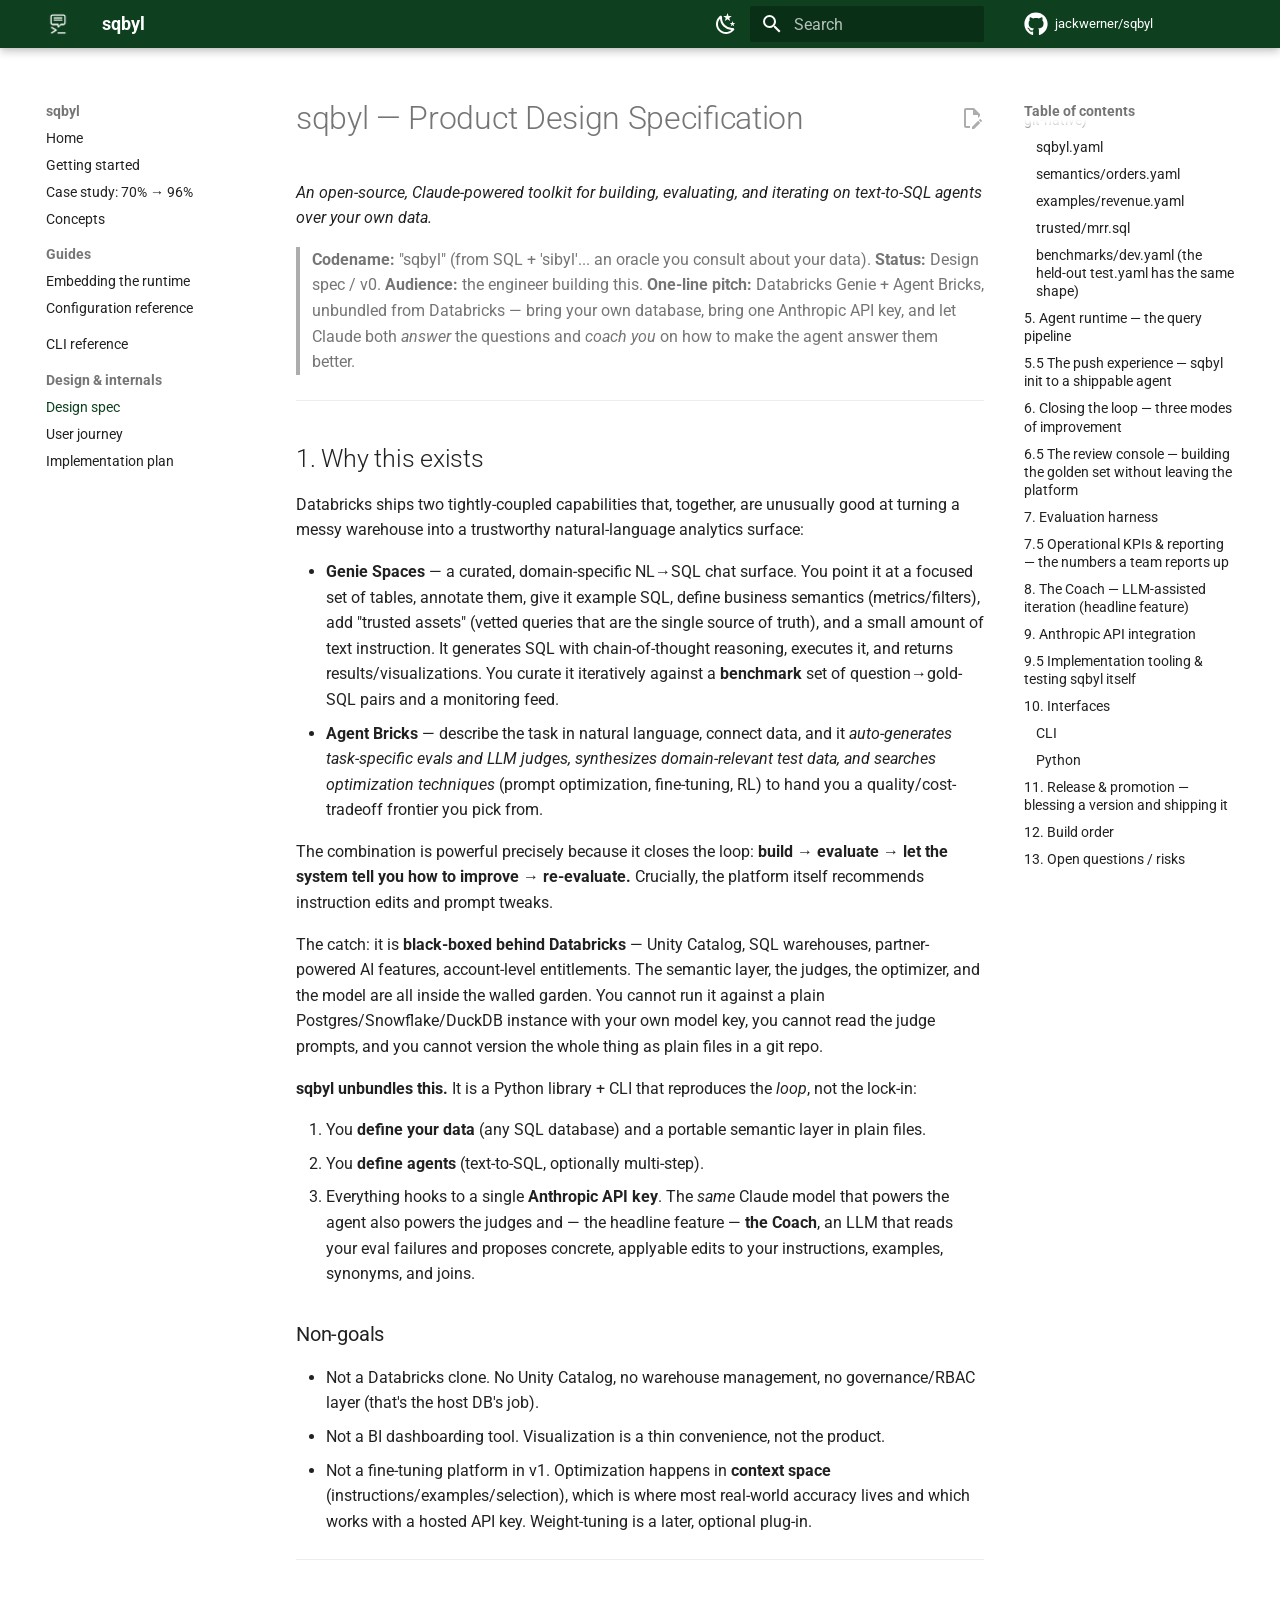
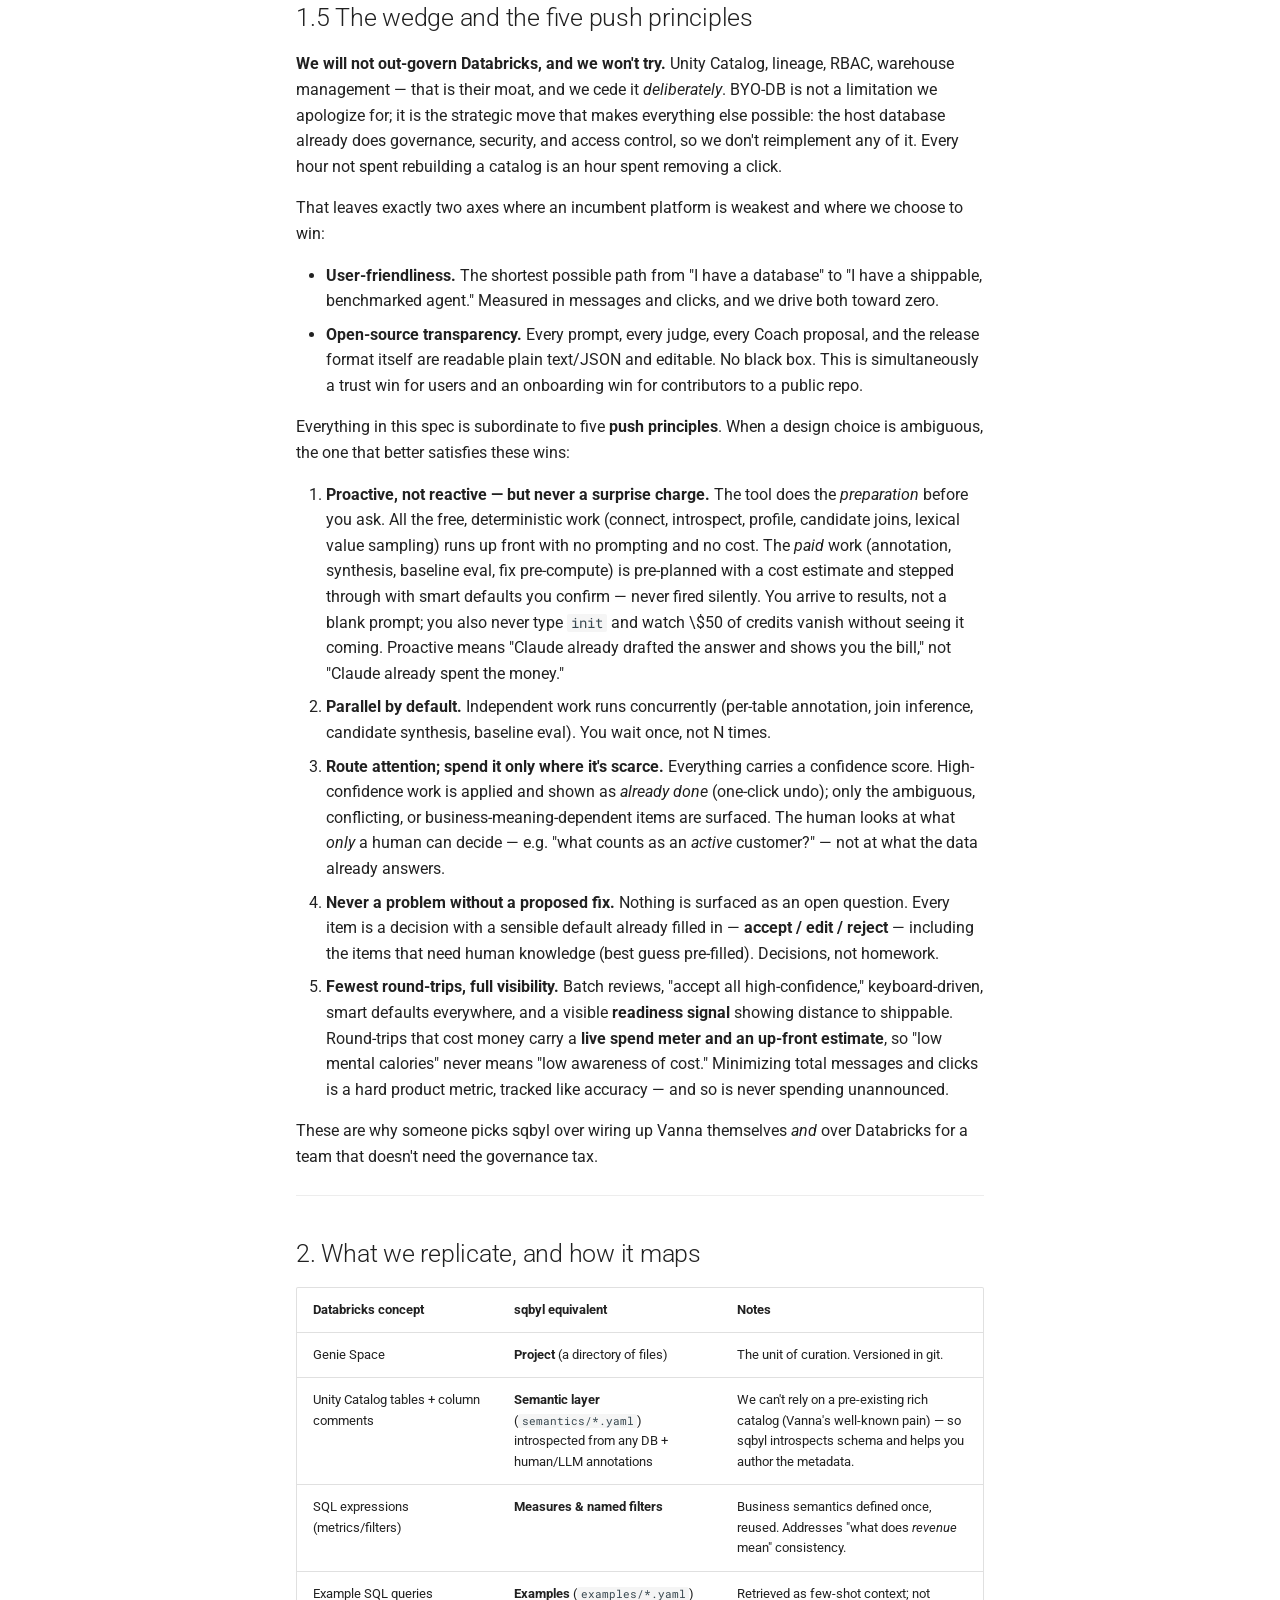
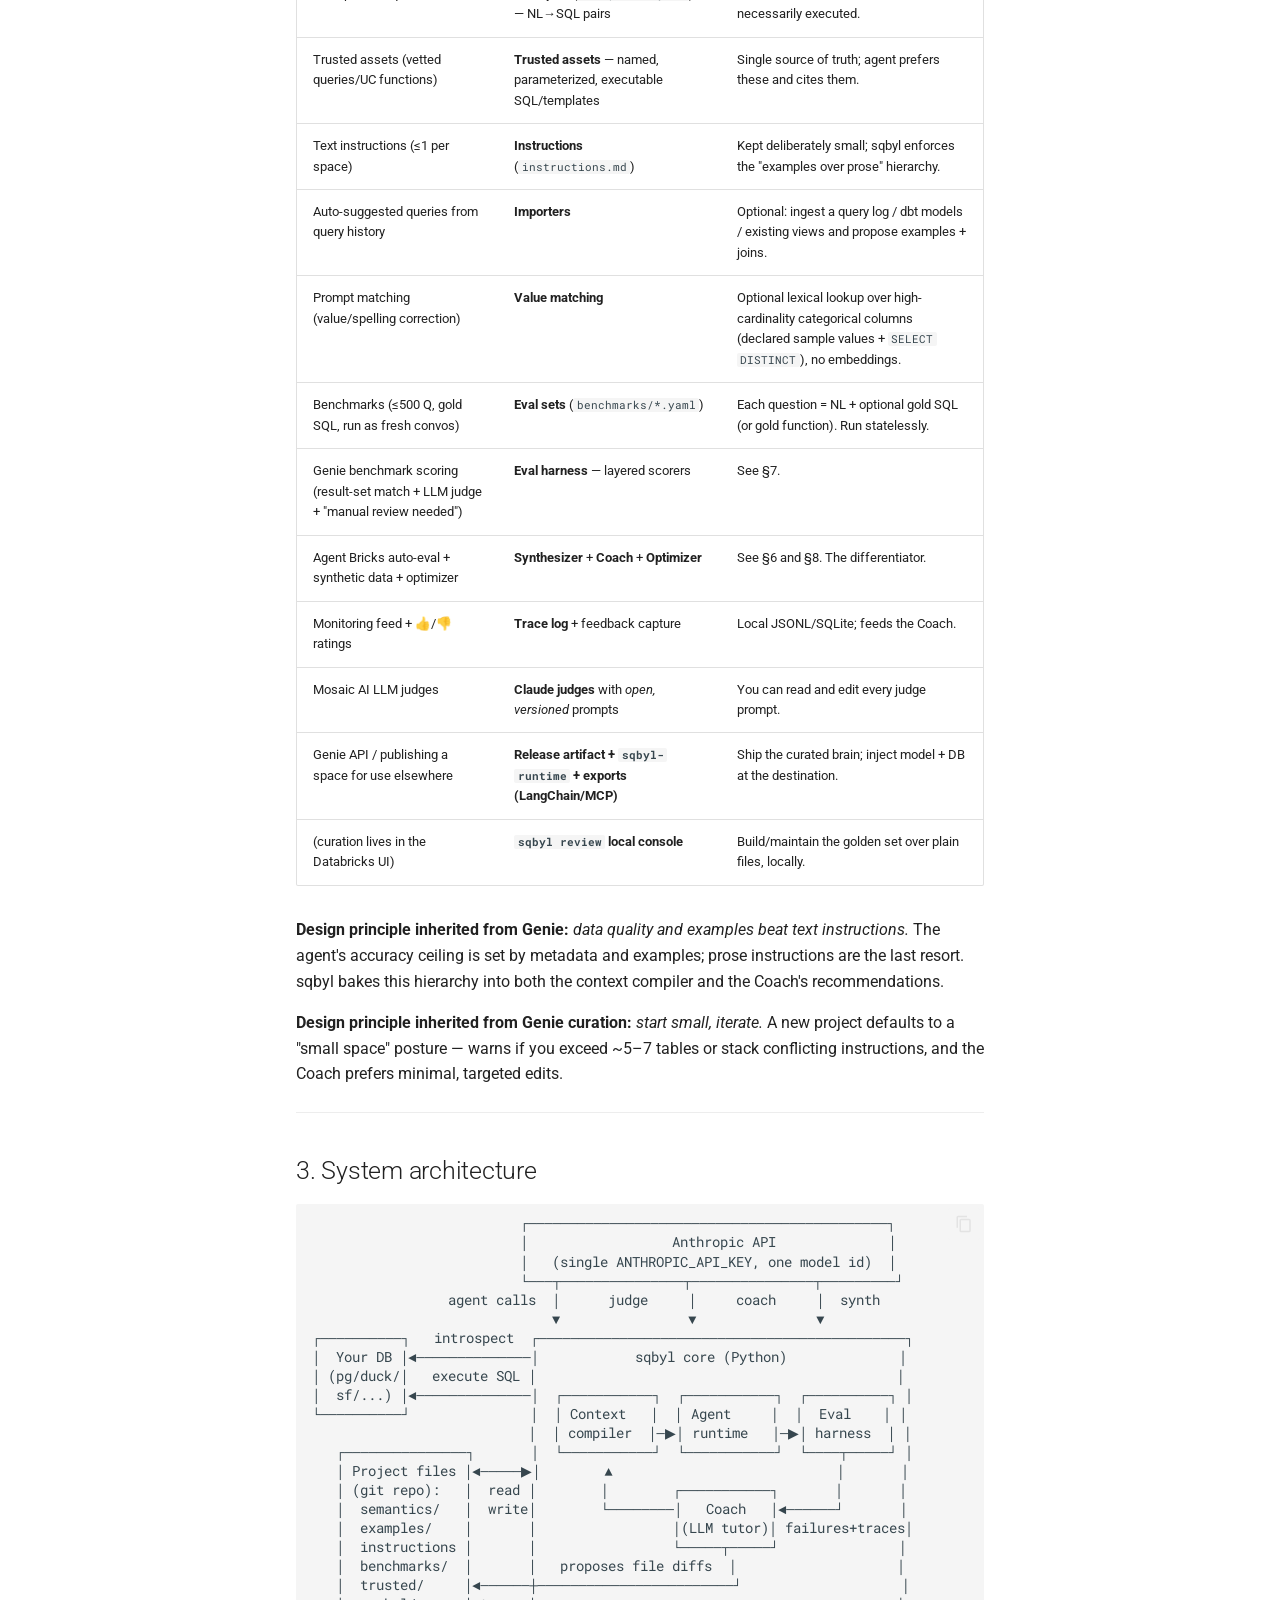
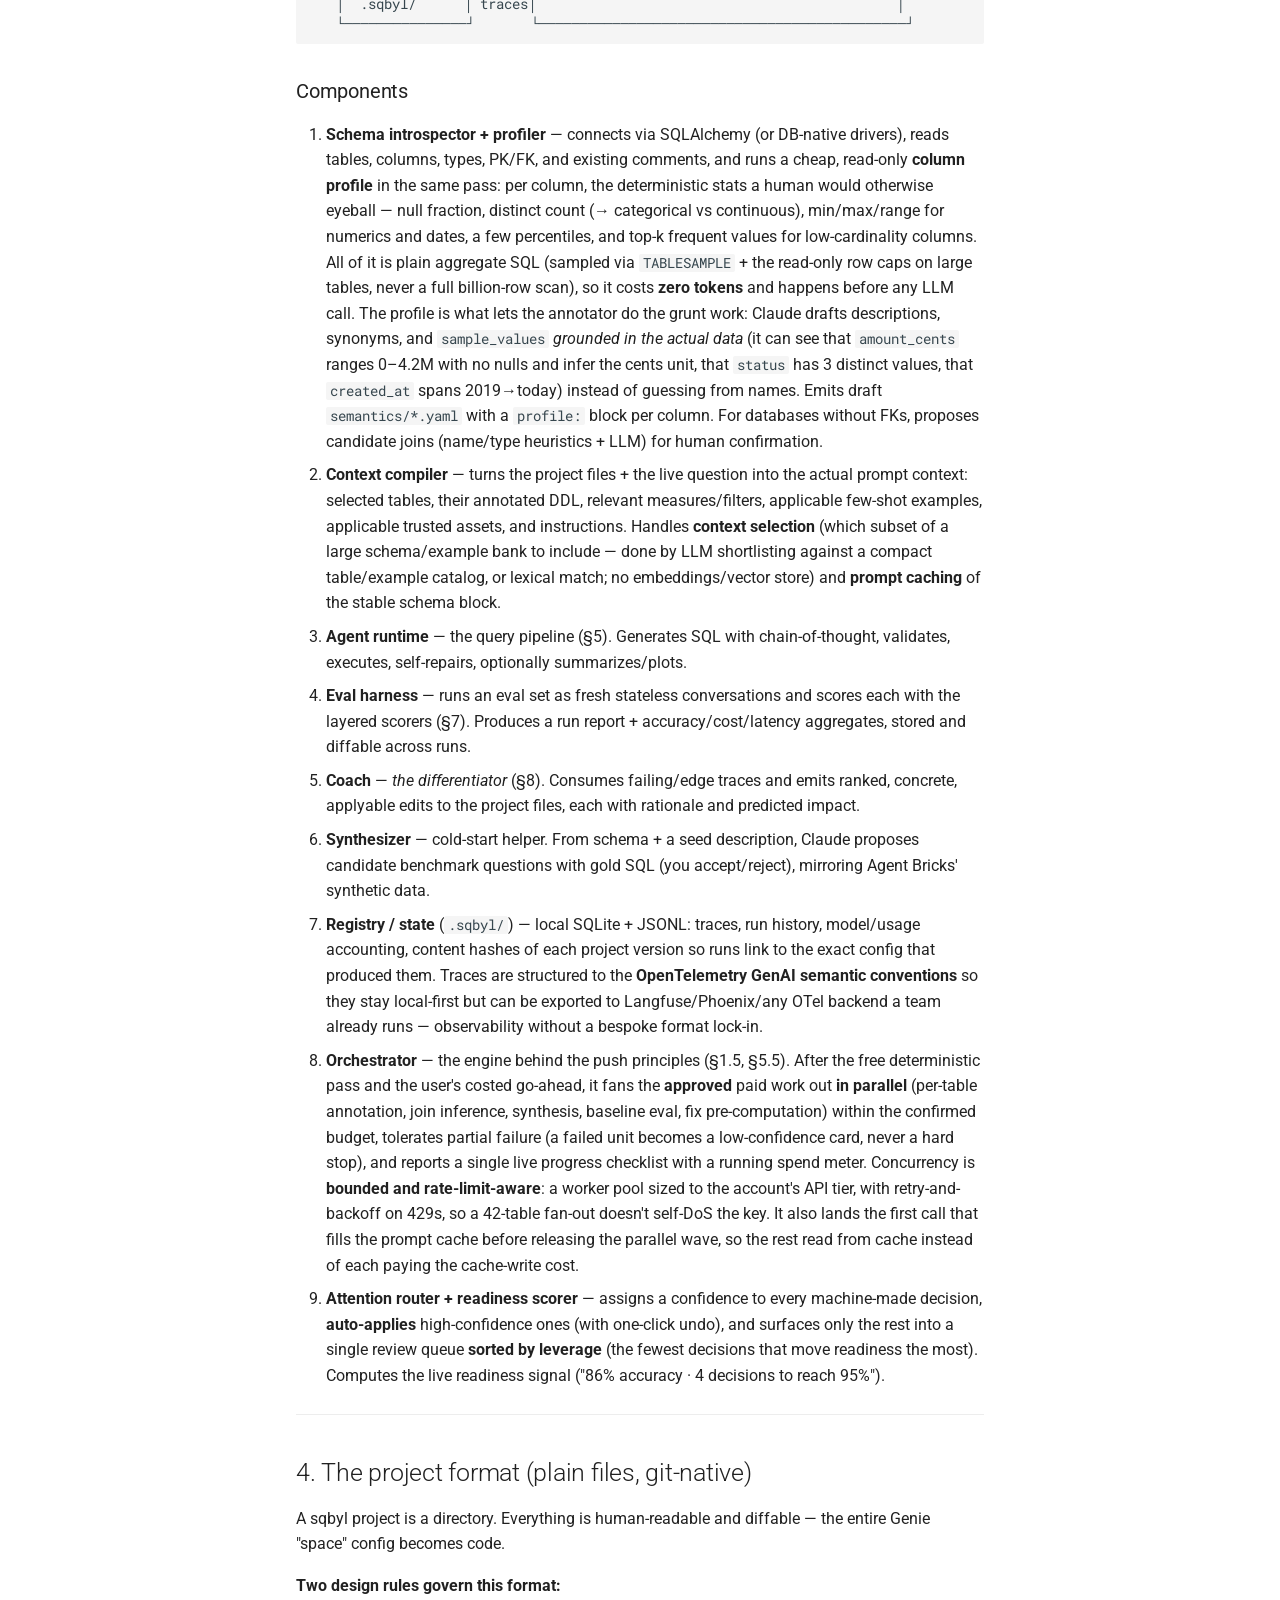
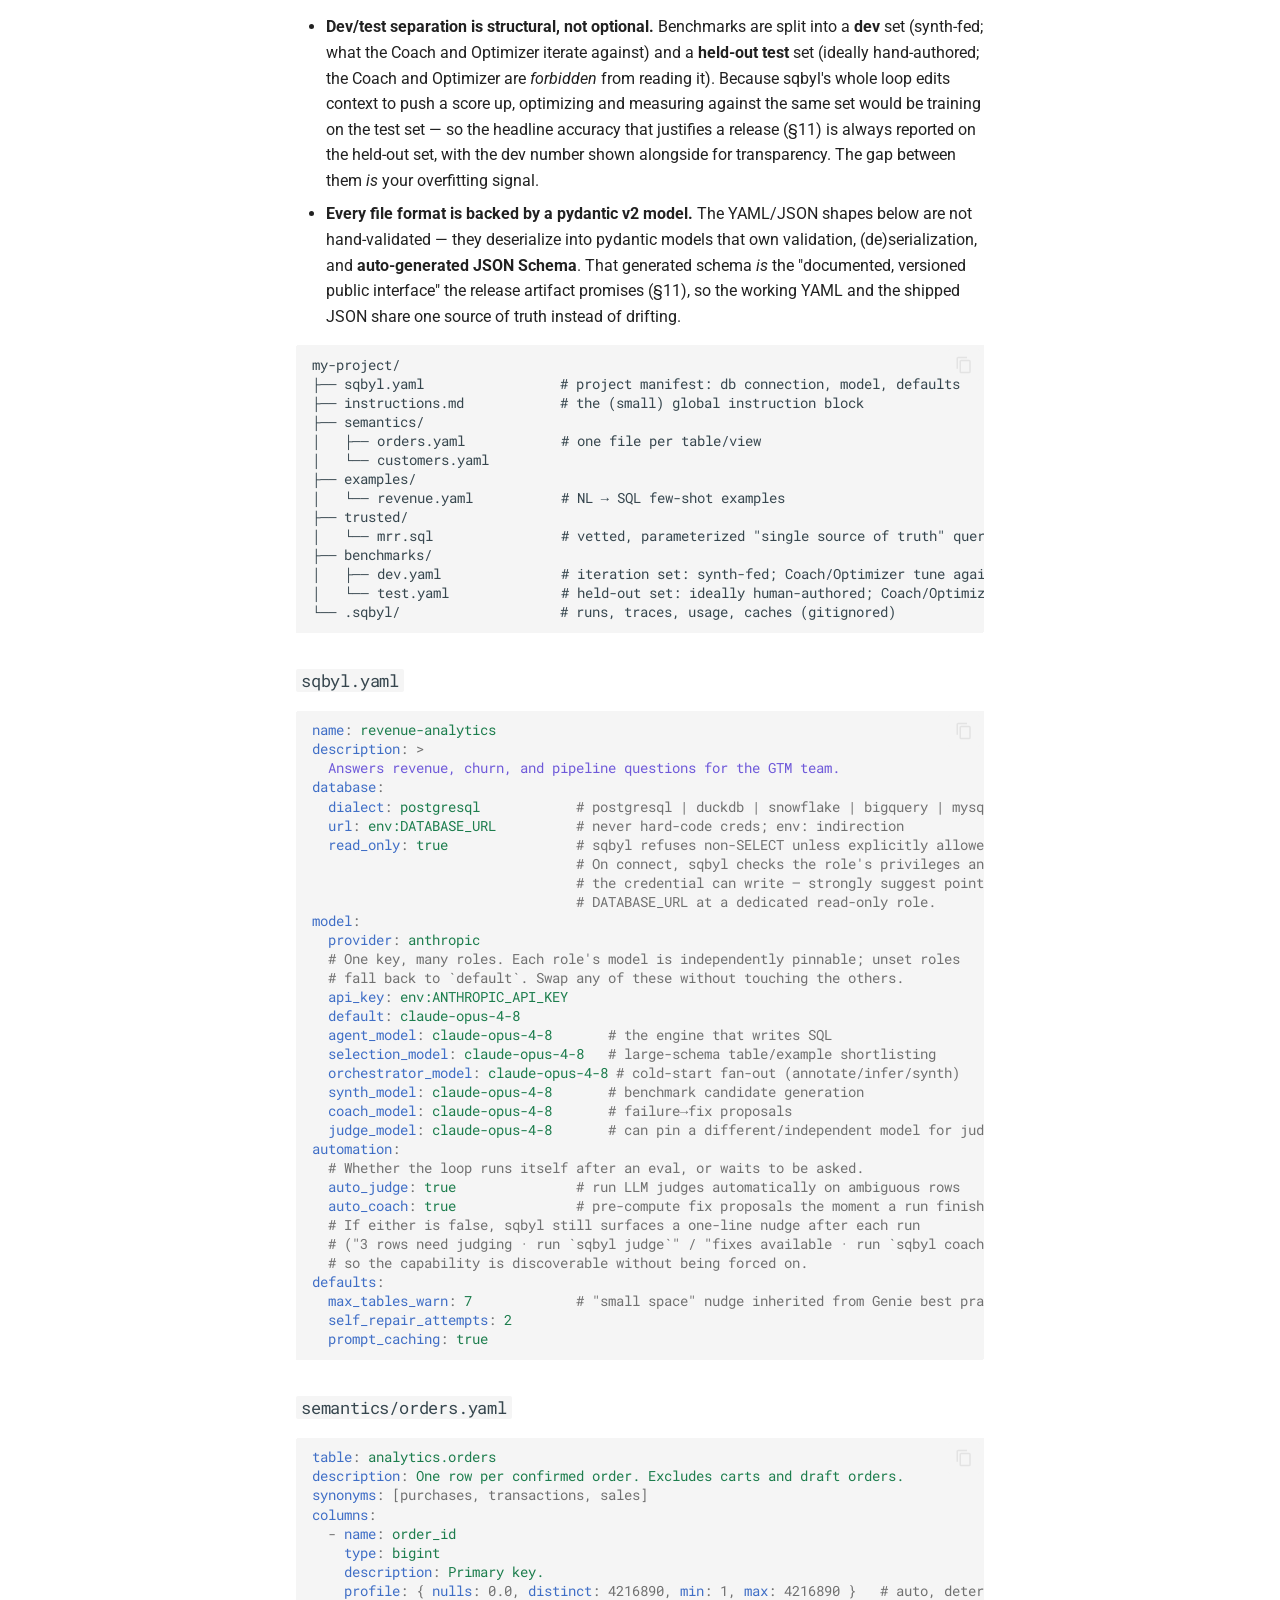
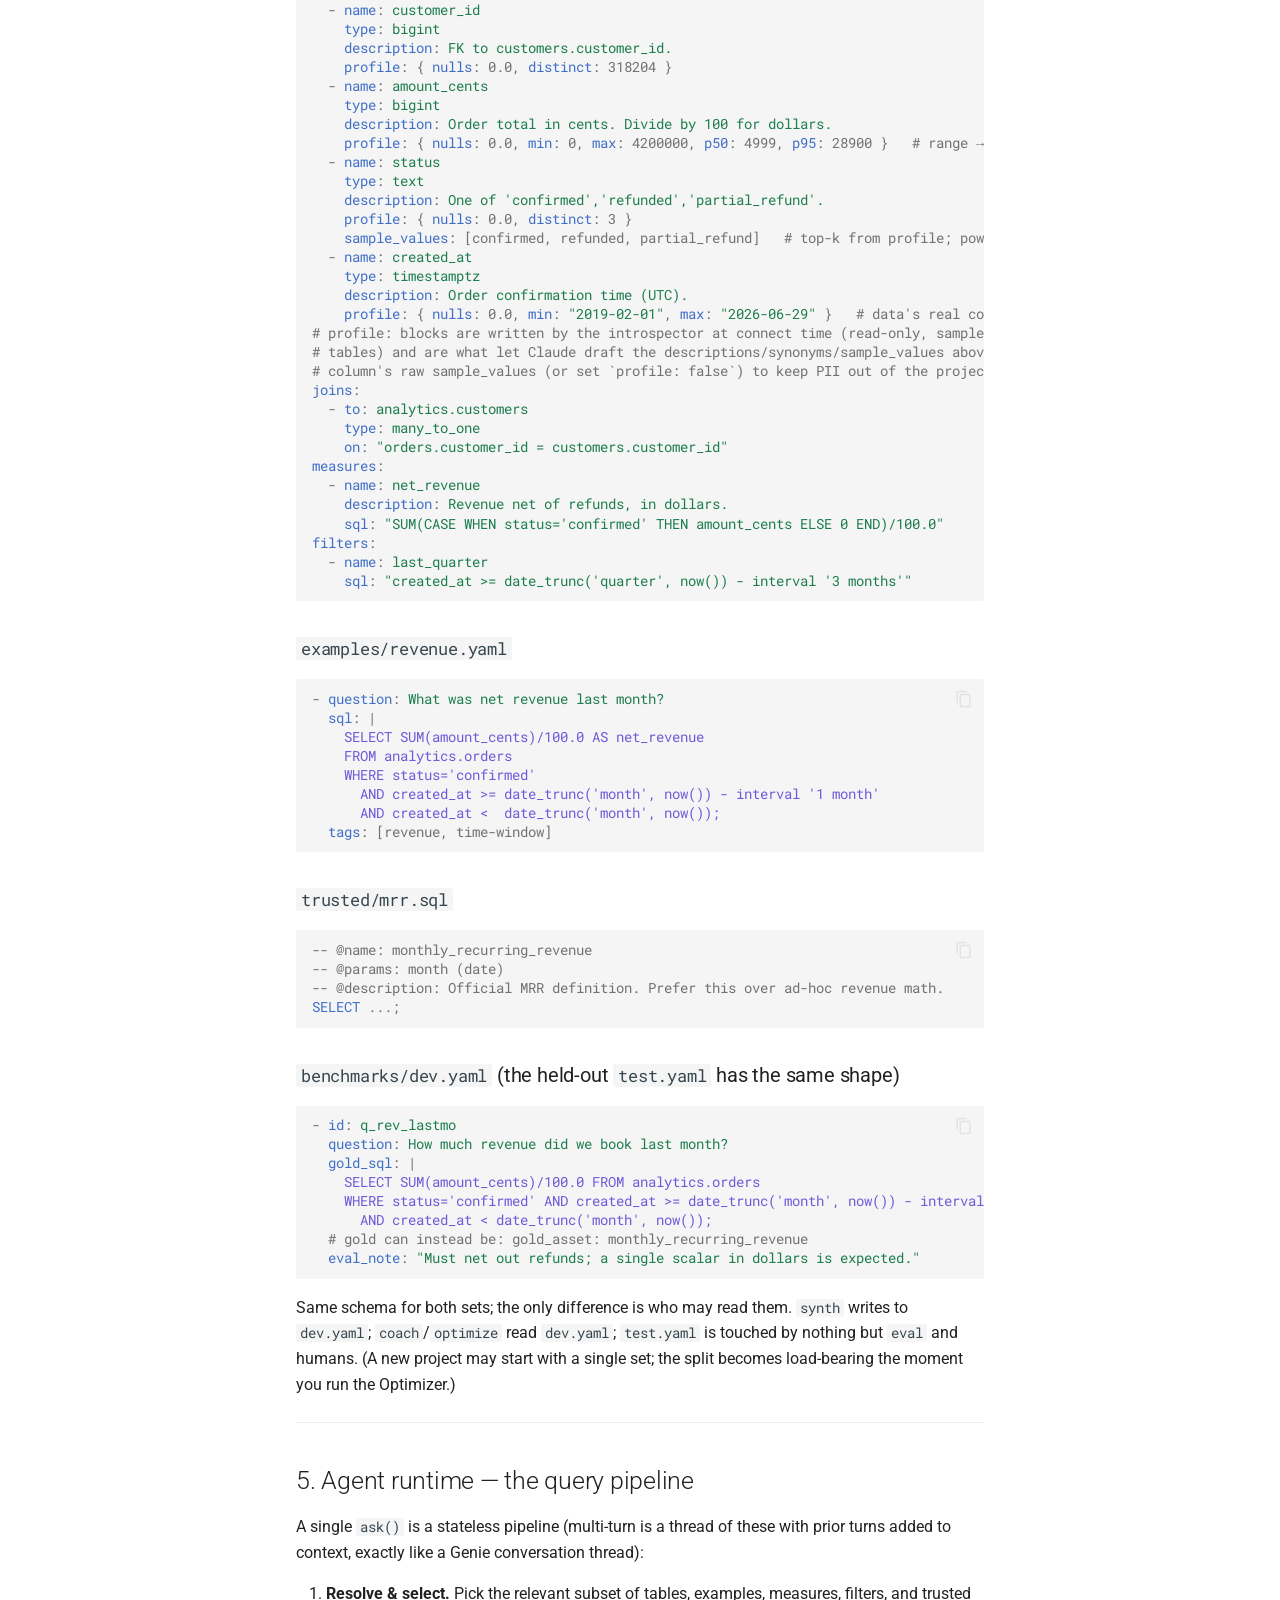
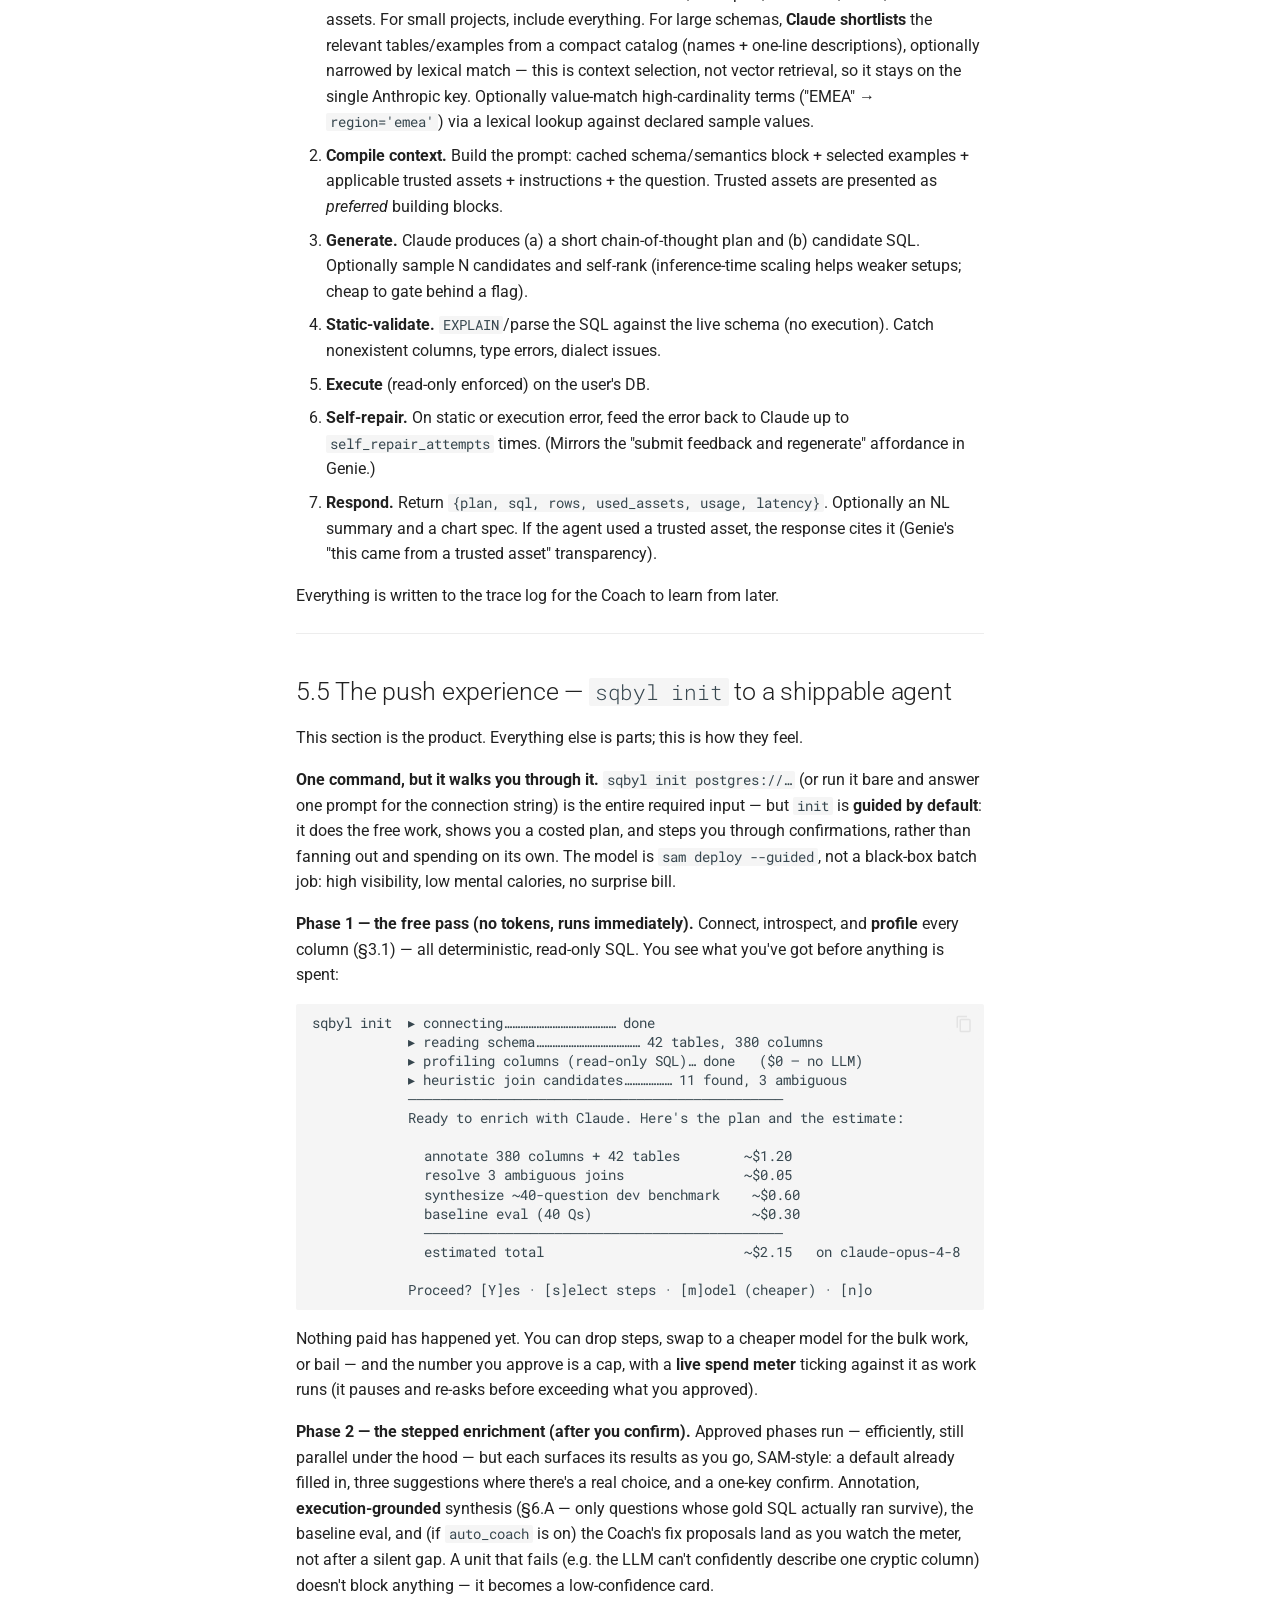
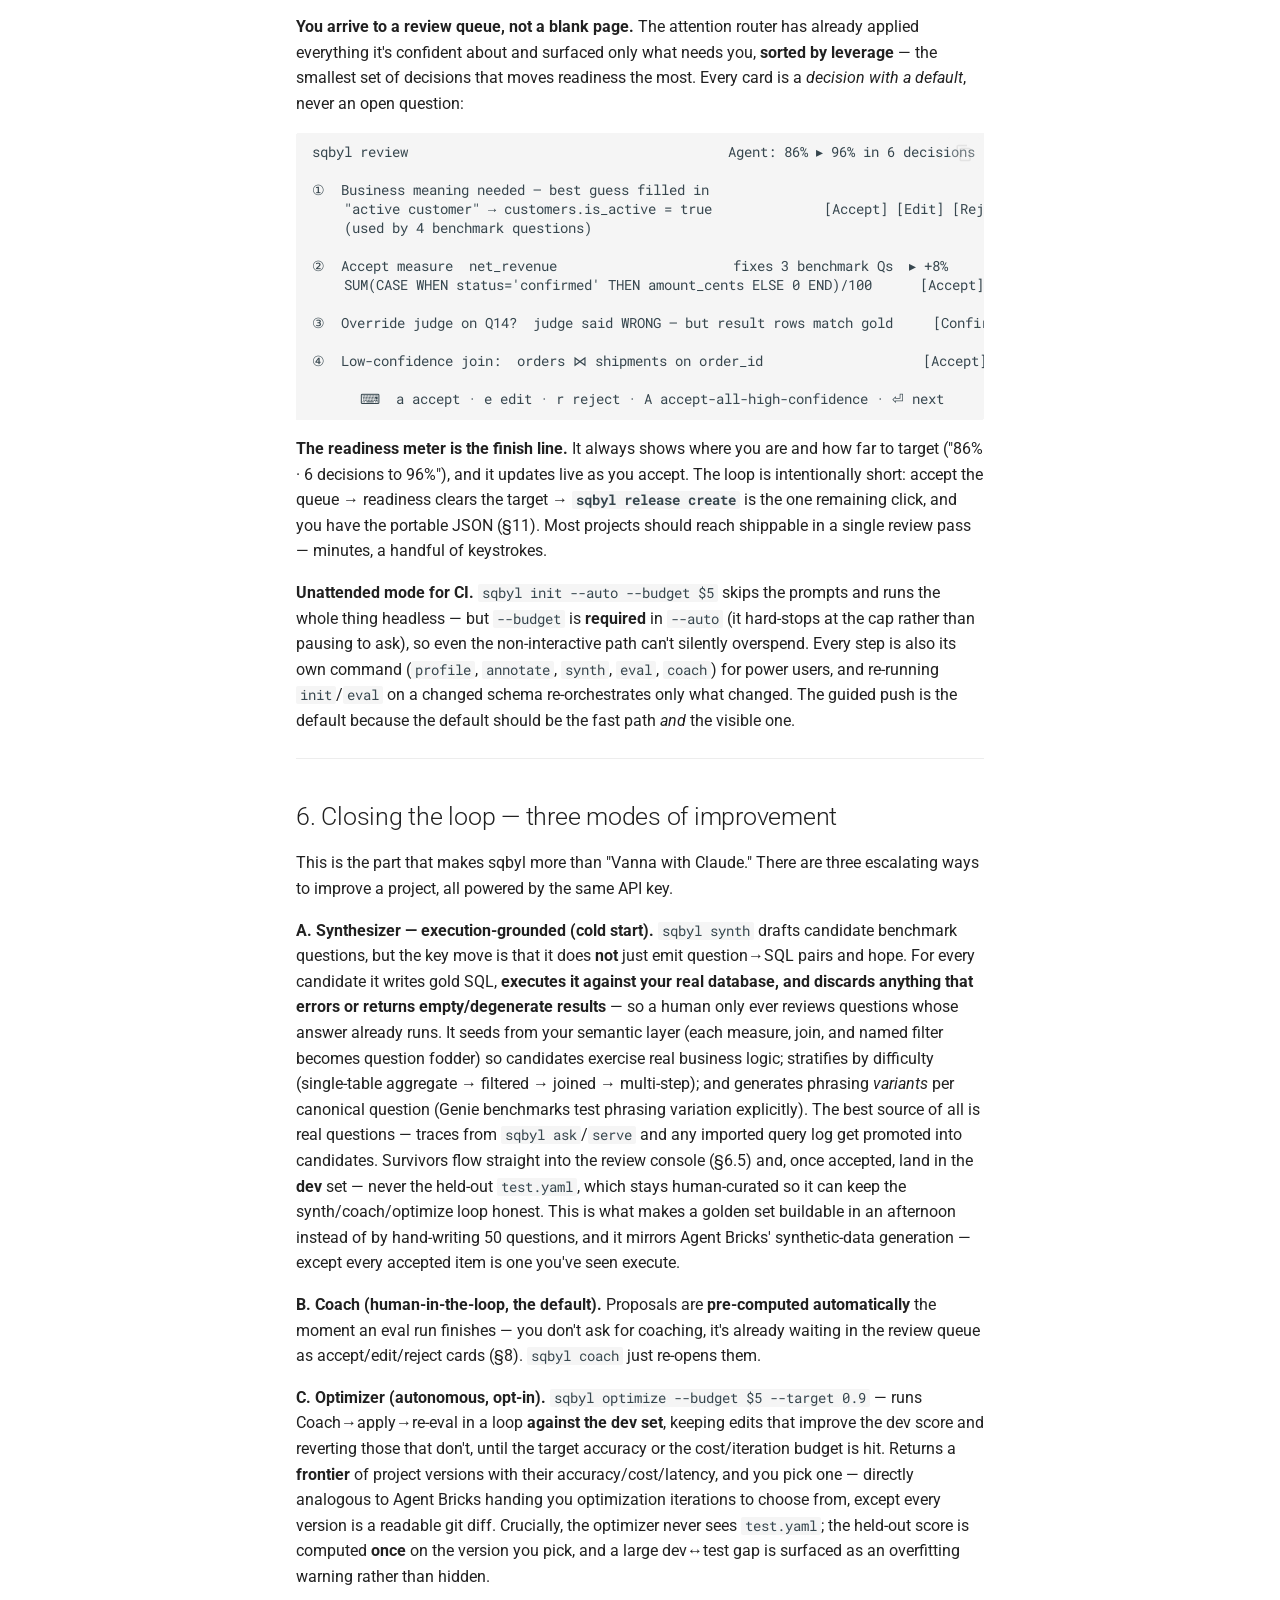
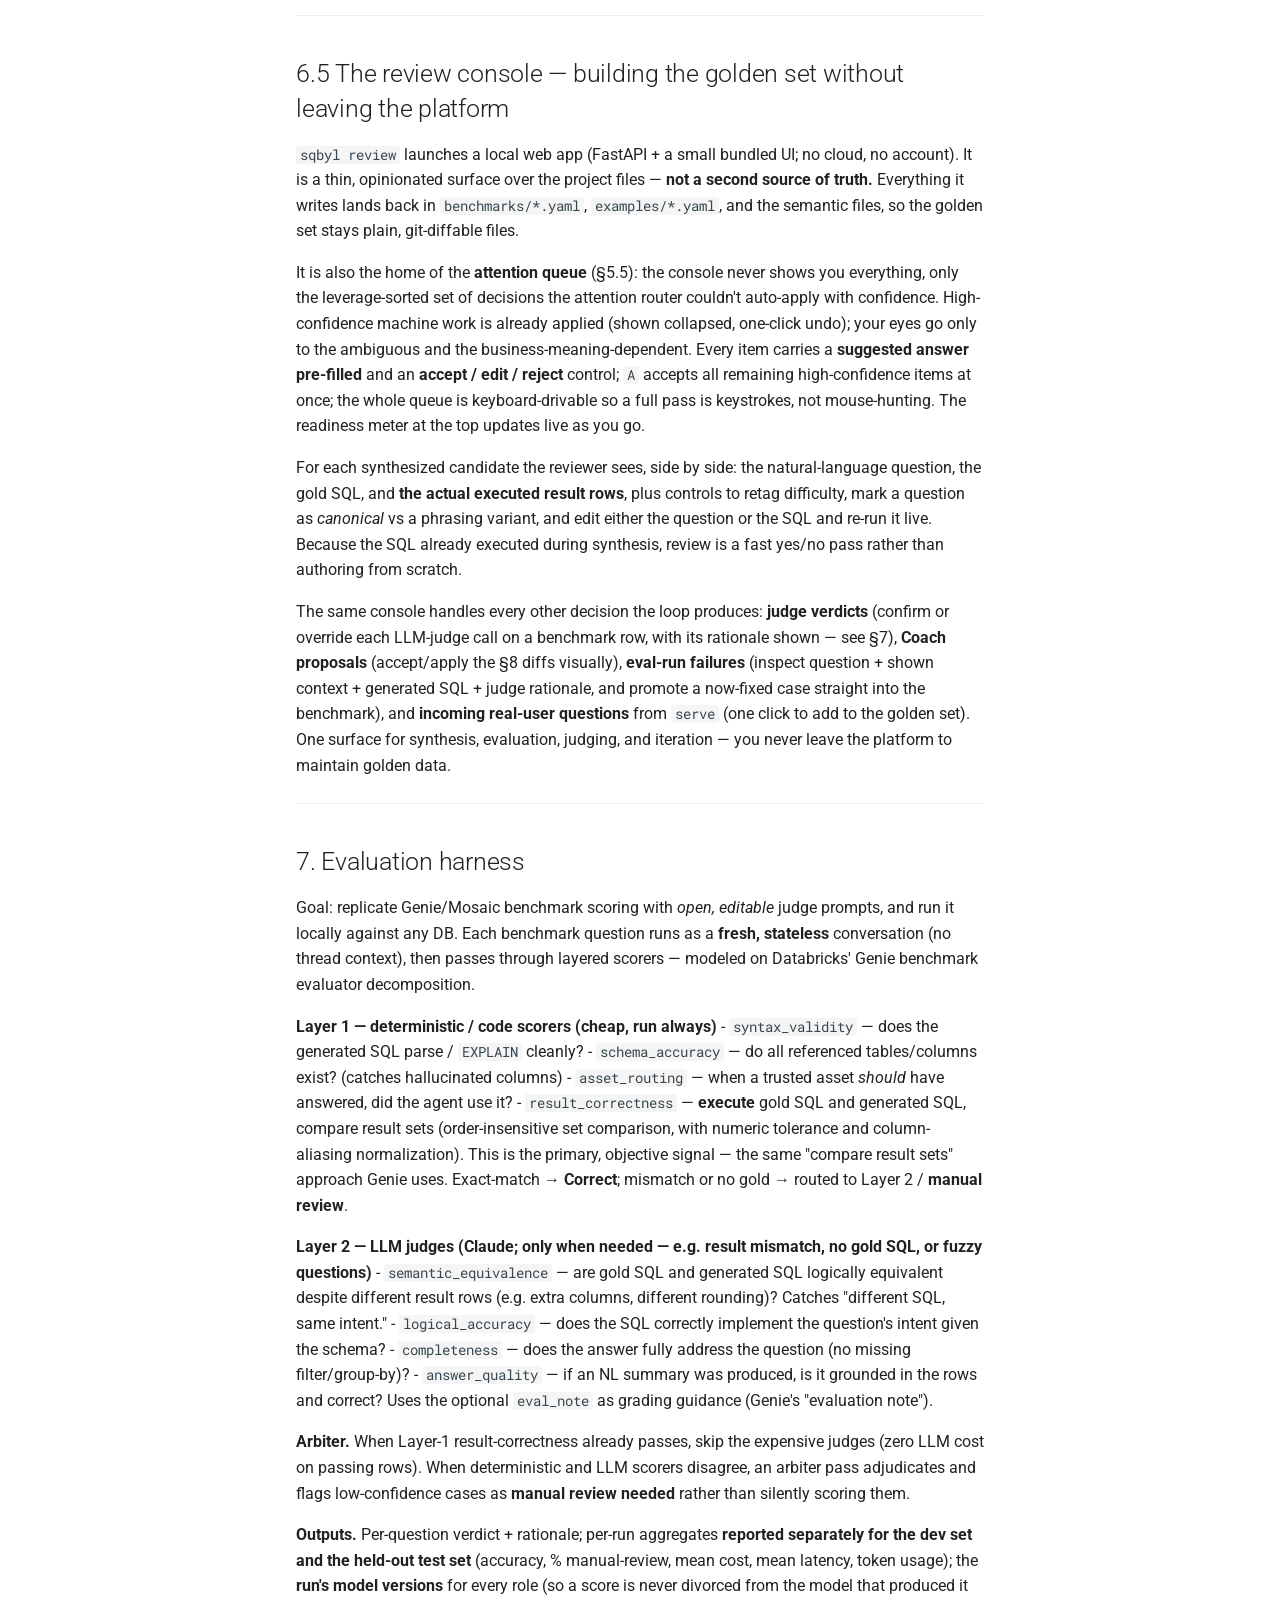
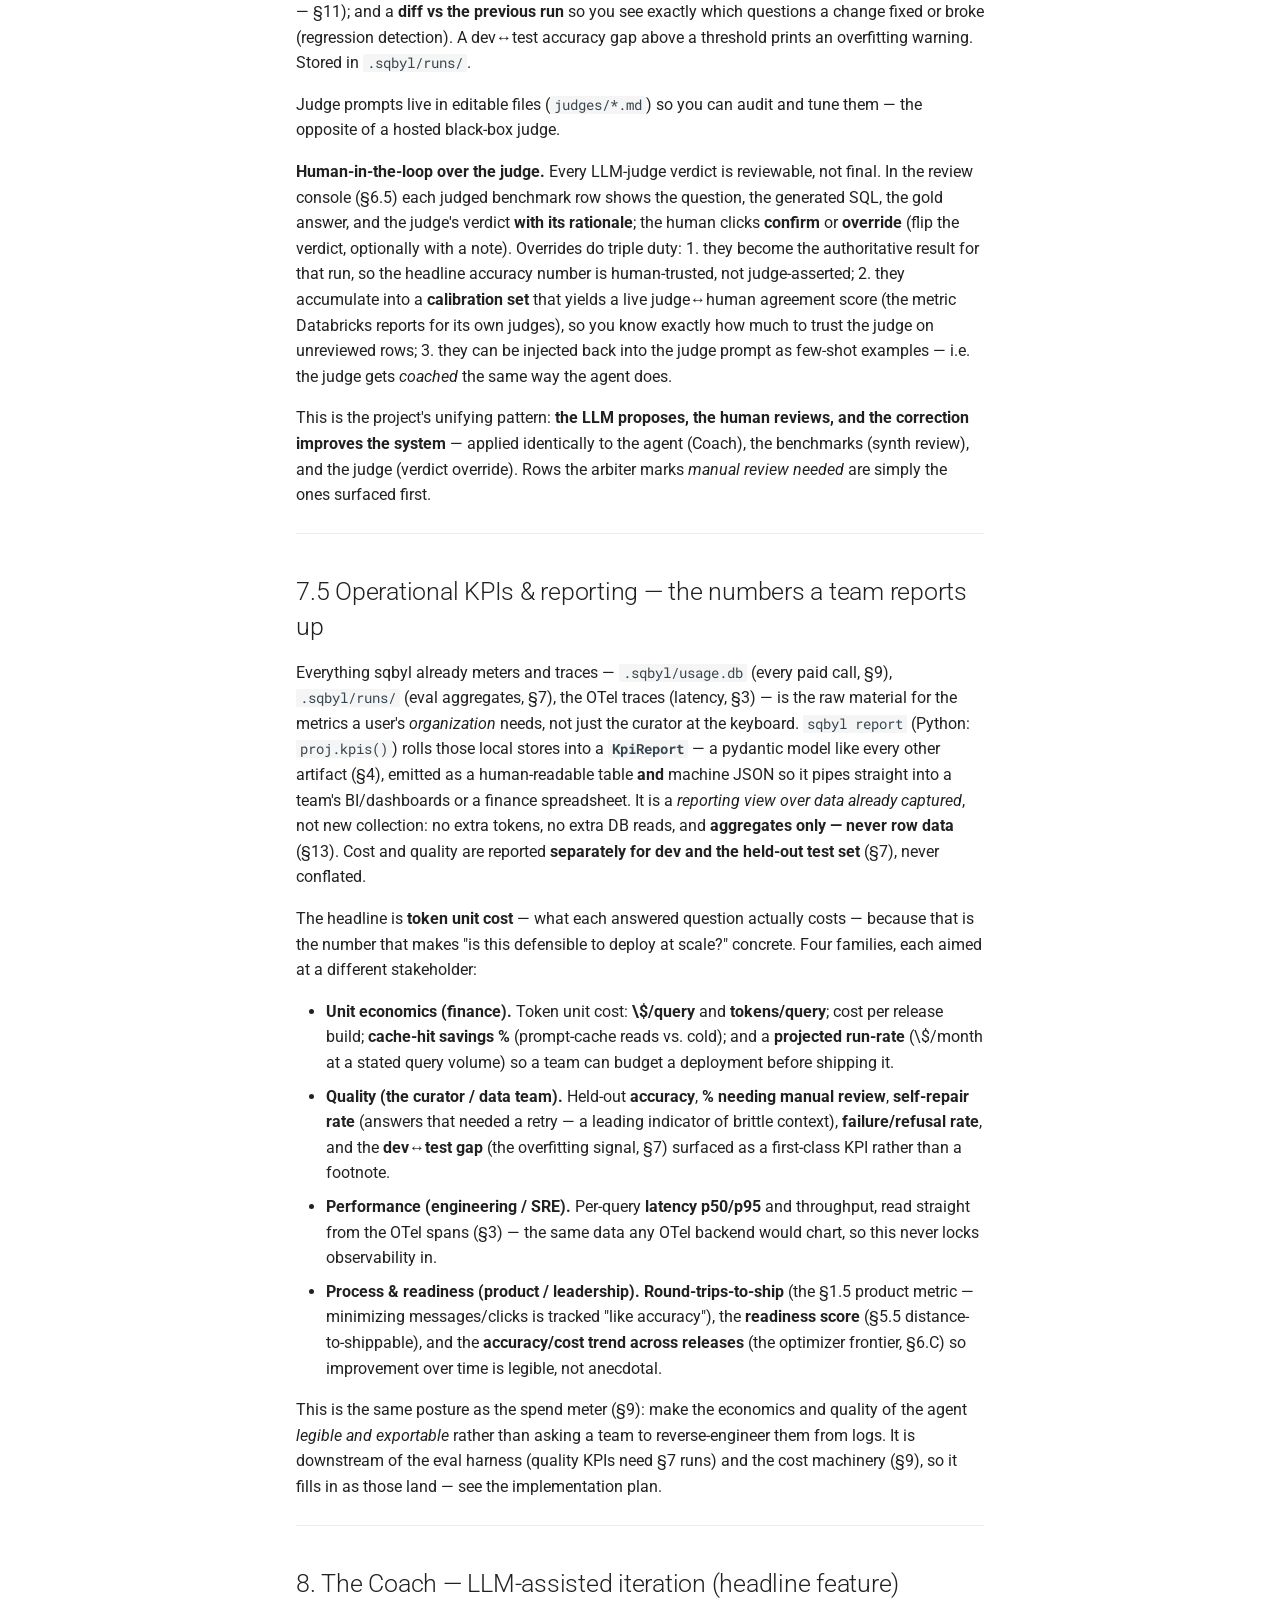
<file: sqbyl-design-spec/index.html>
<!doctype html>
<html lang="en" class="no-js">
  <head>
    
      <meta charset="utf-8">
      <meta name="viewport" content="width=device-width,initial-scale=1">
      
        <meta name="description" content="An open-source, LLM-powered toolkit for building, evaluating, and iterating on text-to-SQL agents over your own database.">
      
      
        <meta name="author" content="Jack Werner">
      
      
        <link rel="canonical" href="https://jackwerner.github.io/sqbyl/sqbyl-design-spec/">
      
      
        <link rel="prev" href="../cli/">
      
      
        <link rel="next" href="../sqbyl-user-journey/">
      
      
        
      
      
      <link rel="icon" href="../assets/sqbyl-icon.png">
      <meta name="generator" content="mkdocs-1.6.1, mkdocs-material-9.7.6">
    
    
      
        <title>Design spec - sqbyl</title>
      
    
    
      <link rel="stylesheet" href="../assets/stylesheets/main.484c7ddc.min.css">
      
        
        <link rel="stylesheet" href="../assets/stylesheets/palette.ab4e12ef.min.css">
      
      


    
    
      
    
    
      
        
        
        <link rel="preconnect" href="https://fonts.gstatic.com" crossorigin>
        <link rel="stylesheet" href="https://fonts.googleapis.com/css?family=Roboto:300,300i,400,400i,700,700i%7CRoboto+Mono:400,400i,700,700i&display=fallback">
        <style>:root{--md-text-font:"Roboto";--md-code-font:"Roboto Mono"}</style>
      
    
    
      <link rel="stylesheet" href="../stylesheets/extra.css">
    
    <script>__md_scope=new URL("..",location),__md_hash=e=>[...e].reduce(((e,_)=>(e<<5)-e+_.charCodeAt(0)),0),__md_get=(e,_=localStorage,t=__md_scope)=>JSON.parse(_.getItem(t.pathname+"."+e)),__md_set=(e,_,t=localStorage,a=__md_scope)=>{try{t.setItem(a.pathname+"."+e,JSON.stringify(_))}catch(e){}}</script>
    
      

    
    
  
    
  
  
  
  <meta property="og:type" content="website">
  <meta property="og:site_name" content="sqbyl">
  <meta property="og:title" content="Design spec · sqbyl">
  <meta property="og:description" content="An open-source, LLM-powered toolkit for building, evaluating, and iterating on text-to-SQL agents over your own database.">
  <meta property="og:url" content="https://jackwerner.github.io/sqbyl/sqbyl-design-spec/">
  <meta property="og:image" content="https://jackwerner.github.io/sqbyl/assets/sqbyl-logo-original.png">
  <meta name="twitter:card" content="summary_large_image">
  <meta name="twitter:title" content="Design spec · sqbyl">
  <meta name="twitter:description" content="An open-source, LLM-powered toolkit for building, evaluating, and iterating on text-to-SQL agents over your own database.">
  <meta name="twitter:image" content="https://jackwerner.github.io/sqbyl/assets/sqbyl-logo-original.png">

  </head>
  
  
    
    
      
    
    
    
    
    <body dir="ltr" data-md-color-scheme="default" data-md-color-primary="custom" data-md-color-accent="custom">
  
    
    <input class="md-toggle" data-md-toggle="drawer" type="checkbox" id="__drawer" autocomplete="off">
    <input class="md-toggle" data-md-toggle="search" type="checkbox" id="__search" autocomplete="off">
    <label class="md-overlay" for="__drawer"></label>
    <div data-md-component="skip">
      
        
        <a href="#sqbyl-product-design-specification" class="md-skip">
          Skip to content
        </a>
      
    </div>
    <div data-md-component="announce">
      
    </div>
    
    
      

  

<header class="md-header md-header--shadow" data-md-component="header">
  <nav class="md-header__inner md-grid" aria-label="Header">
    <a href=".." title="sqbyl" class="md-header__button md-logo" aria-label="sqbyl" data-md-component="logo">
      
  <img src="../assets/sqbyl-icon.png" alt="logo">

    </a>
    <label class="md-header__button md-icon" for="__drawer">
      
      <svg xmlns="http://www.w3.org/2000/svg" viewBox="0 0 24 24"><path d="M3 6h18v2H3zm0 5h18v2H3zm0 5h18v2H3z"/></svg>
    </label>
    <div class="md-header__title" data-md-component="header-title">
      <div class="md-header__ellipsis">
        <div class="md-header__topic">
          <span class="md-ellipsis">
            sqbyl
          </span>
        </div>
        <div class="md-header__topic" data-md-component="header-topic">
          <span class="md-ellipsis">
            
              Design spec
            
          </span>
        </div>
      </div>
    </div>
    
      
        <form class="md-header__option" data-md-component="palette">
  
    
    
    
    <input class="md-option" data-md-color-media="(prefers-color-scheme: light)" data-md-color-scheme="default" data-md-color-primary="custom" data-md-color-accent="custom"  aria-label="Switch to dark mode"  type="radio" name="__palette" id="__palette_0">
    
      <label class="md-header__button md-icon" title="Switch to dark mode" for="__palette_1" hidden>
        <svg xmlns="http://www.w3.org/2000/svg" viewBox="0 0 24 24"><path d="m17.75 4.09-2.53 1.94.91 3.06-2.63-1.81-2.63 1.81.91-3.06-2.53-1.94L12.44 4l1.06-3 1.06 3zm3.5 6.91-1.64 1.25.59 1.98-1.7-1.17-1.7 1.17.59-1.98L15.75 11l2.06-.05L18.5 9l.69 1.95zm-2.28 4.95c.83-.08 1.72 1.1 1.19 1.85-.32.45-.66.87-1.08 1.27C15.17 23 8.84 23 4.94 19.07c-3.91-3.9-3.91-10.24 0-14.14.4-.4.82-.76 1.27-1.08.75-.53 1.93.36 1.85 1.19-.27 2.86.69 5.83 2.89 8.02a9.96 9.96 0 0 0 8.02 2.89m-1.64 2.02a12.08 12.08 0 0 1-7.8-3.47c-2.17-2.19-3.33-5-3.49-7.82-2.81 3.14-2.7 7.96.31 10.98 3.02 3.01 7.84 3.12 10.98.31"/></svg>
      </label>
    
  
    
    
    
    <input class="md-option" data-md-color-media="(prefers-color-scheme: dark)" data-md-color-scheme="slate" data-md-color-primary="custom" data-md-color-accent="custom"  aria-label="Switch to light mode"  type="radio" name="__palette" id="__palette_1">
    
      <label class="md-header__button md-icon" title="Switch to light mode" for="__palette_0" hidden>
        <svg xmlns="http://www.w3.org/2000/svg" viewBox="0 0 24 24"><path d="M12 7a5 5 0 0 1 5 5 5 5 0 0 1-5 5 5 5 0 0 1-5-5 5 5 0 0 1 5-5m0 2a3 3 0 0 0-3 3 3 3 0 0 0 3 3 3 3 0 0 0 3-3 3 3 0 0 0-3-3m0-7 2.39 3.42C13.65 5.15 12.84 5 12 5s-1.65.15-2.39.42zM3.34 7l4.16-.35A7.2 7.2 0 0 0 5.94 8.5c-.44.74-.69 1.5-.83 2.29zm.02 10 1.76-3.77a7.131 7.131 0 0 0 2.38 4.14zM20.65 7l-1.77 3.79a7.02 7.02 0 0 0-2.38-4.15zm-.01 10-4.14.36c.59-.51 1.12-1.14 1.54-1.86.42-.73.69-1.5.83-2.29zM12 22l-2.41-3.44c.74.27 1.55.44 2.41.44.82 0 1.63-.17 2.37-.44z"/></svg>
      </label>
    
  
</form>
      
    
    
      <script>var palette=__md_get("__palette");if(palette&&palette.color){if("(prefers-color-scheme)"===palette.color.media){var media=matchMedia("(prefers-color-scheme: light)"),input=document.querySelector(media.matches?"[data-md-color-media='(prefers-color-scheme: light)']":"[data-md-color-media='(prefers-color-scheme: dark)']");palette.color.media=input.getAttribute("data-md-color-media"),palette.color.scheme=input.getAttribute("data-md-color-scheme"),palette.color.primary=input.getAttribute("data-md-color-primary"),palette.color.accent=input.getAttribute("data-md-color-accent")}for(var[key,value]of Object.entries(palette.color))document.body.setAttribute("data-md-color-"+key,value)}</script>
    
    
    
      
      
        <label class="md-header__button md-icon" for="__search">
          
          <svg xmlns="http://www.w3.org/2000/svg" viewBox="0 0 24 24"><path d="M9.5 3A6.5 6.5 0 0 1 16 9.5c0 1.61-.59 3.09-1.56 4.23l.27.27h.79l5 5-1.5 1.5-5-5v-.79l-.27-.27A6.52 6.52 0 0 1 9.5 16 6.5 6.5 0 0 1 3 9.5 6.5 6.5 0 0 1 9.5 3m0 2C7 5 5 7 5 9.5S7 14 9.5 14 14 12 14 9.5 12 5 9.5 5"/></svg>
        </label>
        <div class="md-search" data-md-component="search" role="dialog">
  <label class="md-search__overlay" for="__search"></label>
  <div class="md-search__inner" role="search">
    <form class="md-search__form" name="search">
      <input type="text" class="md-search__input" name="query" aria-label="Search" placeholder="Search" autocapitalize="off" autocorrect="off" autocomplete="off" spellcheck="false" data-md-component="search-query" required>
      <label class="md-search__icon md-icon" for="__search">
        
        <svg xmlns="http://www.w3.org/2000/svg" viewBox="0 0 24 24"><path d="M9.5 3A6.5 6.5 0 0 1 16 9.5c0 1.61-.59 3.09-1.56 4.23l.27.27h.79l5 5-1.5 1.5-5-5v-.79l-.27-.27A6.52 6.52 0 0 1 9.5 16 6.5 6.5 0 0 1 3 9.5 6.5 6.5 0 0 1 9.5 3m0 2C7 5 5 7 5 9.5S7 14 9.5 14 14 12 14 9.5 12 5 9.5 5"/></svg>
        
        <svg xmlns="http://www.w3.org/2000/svg" viewBox="0 0 24 24"><path d="M20 11v2H8l5.5 5.5-1.42 1.42L4.16 12l7.92-7.92L13.5 5.5 8 11z"/></svg>
      </label>
      <nav class="md-search__options" aria-label="Search">
        
        <button type="reset" class="md-search__icon md-icon" title="Clear" aria-label="Clear" tabindex="-1">
          
          <svg xmlns="http://www.w3.org/2000/svg" viewBox="0 0 24 24"><path d="M19 6.41 17.59 5 12 10.59 6.41 5 5 6.41 10.59 12 5 17.59 6.41 19 12 13.41 17.59 19 19 17.59 13.41 12z"/></svg>
        </button>
      </nav>
      
        <div class="md-search__suggest" data-md-component="search-suggest"></div>
      
    </form>
    <div class="md-search__output">
      <div class="md-search__scrollwrap" tabindex="0" data-md-scrollfix>
        <div class="md-search-result" data-md-component="search-result">
          <div class="md-search-result__meta">
            Initializing search
          </div>
          <ol class="md-search-result__list" role="presentation"></ol>
        </div>
      </div>
    </div>
  </div>
</div>
      
    
    
      <div class="md-header__source">
        <a href="https://github.com/jackwerner/sqbyl" title="Go to repository" class="md-source" data-md-component="source">
  <div class="md-source__icon md-icon">
    
    <svg xmlns="http://www.w3.org/2000/svg" viewBox="0 0 512 512"><!--! Font Awesome Free 7.1.0 by @fontawesome - https://fontawesome.com License - https://fontawesome.com/license/free (Icons: CC BY 4.0, Fonts: SIL OFL 1.1, Code: MIT License) Copyright 2025 Fonticons, Inc.--><path d="M173.9 397.4c0 2-2.3 3.6-5.2 3.6-3.3.3-5.6-1.3-5.6-3.6 0-2 2.3-3.6 5.2-3.6 3-.3 5.6 1.3 5.6 3.6m-31.1-4.5c-.7 2 1.3 4.3 4.3 4.9 2.6 1 5.6 0 6.2-2s-1.3-4.3-4.3-5.2c-2.6-.7-5.5.3-6.2 2.3m44.2-1.7c-2.9.7-4.9 2.6-4.6 4.9.3 2 2.9 3.3 5.9 2.6 2.9-.7 4.9-2.6 4.6-4.6-.3-1.9-3-3.2-5.9-2.9M252.8 8C114.1 8 8 113.3 8 252c0 110.9 69.8 205.8 169.5 239.2 12.8 2.3 17.3-5.6 17.3-12.1 0-6.2-.3-40.4-.3-61.4 0 0-70 15-84.7-29.8 0 0-11.4-29.1-27.8-36.6 0 0-22.9-15.7 1.6-15.4 0 0 24.9 2 38.6 25.8 21.9 38.6 58.6 27.5 72.9 20.9 2.3-16 8.8-27.1 16-33.7-55.9-6.2-112.3-14.3-112.3-110.5 0-27.5 7.6-41.3 23.6-58.9-2.6-6.5-11.1-33.3 2.6-67.9 20.9-6.5 69 27 69 27 20-5.6 41.5-8.5 62.8-8.5s42.8 2.9 62.8 8.5c0 0 48.1-33.6 69-27 13.7 34.7 5.2 61.4 2.6 67.9 16 17.7 25.8 31.5 25.8 58.9 0 96.5-58.9 104.2-114.8 110.5 9.2 7.9 17 22.9 17 46.4 0 33.7-.3 75.4-.3 83.6 0 6.5 4.6 14.4 17.3 12.1C436.2 457.8 504 362.9 504 252 504 113.3 391.5 8 252.8 8M105.2 352.9c-1.3 1-1 3.3.7 5.2 1.6 1.6 3.9 2.3 5.2 1 1.3-1 1-3.3-.7-5.2-1.6-1.6-3.9-2.3-5.2-1m-10.8-8.1c-.7 1.3.3 2.9 2.3 3.9 1.6 1 3.6.7 4.3-.7.7-1.3-.3-2.9-2.3-3.9-2-.6-3.6-.3-4.3.7m32.4 35.6c-1.6 1.3-1 4.3 1.3 6.2 2.3 2.3 5.2 2.6 6.5 1 1.3-1.3.7-4.3-1.3-6.2-2.2-2.3-5.2-2.6-6.5-1m-11.4-14.7c-1.6 1-1.6 3.6 0 5.9s4.3 3.3 5.6 2.3c1.6-1.3 1.6-3.9 0-6.2-1.4-2.3-4-3.3-5.6-2"/></svg>
  </div>
  <div class="md-source__repository">
    jackwerner/sqbyl
  </div>
</a>
      </div>
    
  </nav>
  
</header>
    
    <div class="md-container" data-md-component="container">
      
      
        
          
        
      
      <main class="md-main" data-md-component="main">
        <div class="md-main__inner md-grid">
          
            
              
              <div class="md-sidebar md-sidebar--primary" data-md-component="sidebar" data-md-type="navigation" >
                <div class="md-sidebar__scrollwrap">
                  <div class="md-sidebar__inner">
                    



<nav class="md-nav md-nav--primary" aria-label="Navigation" data-md-level="0">
  <label class="md-nav__title" for="__drawer">
    <a href=".." title="sqbyl" class="md-nav__button md-logo" aria-label="sqbyl" data-md-component="logo">
      
  <img src="../assets/sqbyl-icon.png" alt="logo">

    </a>
    sqbyl
  </label>
  
    <div class="md-nav__source">
      <a href="https://github.com/jackwerner/sqbyl" title="Go to repository" class="md-source" data-md-component="source">
  <div class="md-source__icon md-icon">
    
    <svg xmlns="http://www.w3.org/2000/svg" viewBox="0 0 512 512"><!--! Font Awesome Free 7.1.0 by @fontawesome - https://fontawesome.com License - https://fontawesome.com/license/free (Icons: CC BY 4.0, Fonts: SIL OFL 1.1, Code: MIT License) Copyright 2025 Fonticons, Inc.--><path d="M173.9 397.4c0 2-2.3 3.6-5.2 3.6-3.3.3-5.6-1.3-5.6-3.6 0-2 2.3-3.6 5.2-3.6 3-.3 5.6 1.3 5.6 3.6m-31.1-4.5c-.7 2 1.3 4.3 4.3 4.9 2.6 1 5.6 0 6.2-2s-1.3-4.3-4.3-5.2c-2.6-.7-5.5.3-6.2 2.3m44.2-1.7c-2.9.7-4.9 2.6-4.6 4.9.3 2 2.9 3.3 5.9 2.6 2.9-.7 4.9-2.6 4.6-4.6-.3-1.9-3-3.2-5.9-2.9M252.8 8C114.1 8 8 113.3 8 252c0 110.9 69.8 205.8 169.5 239.2 12.8 2.3 17.3-5.6 17.3-12.1 0-6.2-.3-40.4-.3-61.4 0 0-70 15-84.7-29.8 0 0-11.4-29.1-27.8-36.6 0 0-22.9-15.7 1.6-15.4 0 0 24.9 2 38.6 25.8 21.9 38.6 58.6 27.5 72.9 20.9 2.3-16 8.8-27.1 16-33.7-55.9-6.2-112.3-14.3-112.3-110.5 0-27.5 7.6-41.3 23.6-58.9-2.6-6.5-11.1-33.3 2.6-67.9 20.9-6.5 69 27 69 27 20-5.6 41.5-8.5 62.8-8.5s42.8 2.9 62.8 8.5c0 0 48.1-33.6 69-27 13.7 34.7 5.2 61.4 2.6 67.9 16 17.7 25.8 31.5 25.8 58.9 0 96.5-58.9 104.2-114.8 110.5 9.2 7.9 17 22.9 17 46.4 0 33.7-.3 75.4-.3 83.6 0 6.5 4.6 14.4 17.3 12.1C436.2 457.8 504 362.9 504 252 504 113.3 391.5 8 252.8 8M105.2 352.9c-1.3 1-1 3.3.7 5.2 1.6 1.6 3.9 2.3 5.2 1 1.3-1 1-3.3-.7-5.2-1.6-1.6-3.9-2.3-5.2-1m-10.8-8.1c-.7 1.3.3 2.9 2.3 3.9 1.6 1 3.6.7 4.3-.7.7-1.3-.3-2.9-2.3-3.9-2-.6-3.6-.3-4.3.7m32.4 35.6c-1.6 1.3-1 4.3 1.3 6.2 2.3 2.3 5.2 2.6 6.5 1 1.3-1.3.7-4.3-1.3-6.2-2.2-2.3-5.2-2.6-6.5-1m-11.4-14.7c-1.6 1-1.6 3.6 0 5.9s4.3 3.3 5.6 2.3c1.6-1.3 1.6-3.9 0-6.2-1.4-2.3-4-3.3-5.6-2"/></svg>
  </div>
  <div class="md-source__repository">
    jackwerner/sqbyl
  </div>
</a>
    </div>
  
  <ul class="md-nav__list" data-md-scrollfix>
    
      
      
  
  
  
  
    <li class="md-nav__item">
      <a href=".." class="md-nav__link">
        
  
  
  <span class="md-ellipsis">
    
  
    Home
  

    
  </span>
  
  

      </a>
    </li>
  

    
      
      
  
  
  
  
    <li class="md-nav__item">
      <a href="../getting-started/" class="md-nav__link">
        
  
  
  <span class="md-ellipsis">
    
  
    Getting started
  

    
  </span>
  
  

      </a>
    </li>
  

    
      
      
  
  
  
  
    <li class="md-nav__item">
      <a href="../case-study/" class="md-nav__link">
        
  
  
  <span class="md-ellipsis">
    
  
    Case study: 70% → 96%
  

    
  </span>
  
  

      </a>
    </li>
  

    
      
      
  
  
  
  
    <li class="md-nav__item">
      <a href="../concepts/" class="md-nav__link">
        
  
  
  <span class="md-ellipsis">
    
  
    Concepts
  

    
  </span>
  
  

      </a>
    </li>
  

    
      
      
  
  
  
  
    
    
    
    
      
        
        
      
    
    
    <li class="md-nav__item md-nav__item--section md-nav__item--nested">
      
        
        
        <input class="md-nav__toggle md-toggle " type="checkbox" id="__nav_5" >
        
          
          <label class="md-nav__link" for="__nav_5" id="__nav_5_label" tabindex="">
            
  
  
  <span class="md-ellipsis">
    
  
    Guides
  

    
  </span>
  
  

            <span class="md-nav__icon md-icon"></span>
          </label>
        
        <nav class="md-nav" data-md-level="1" aria-labelledby="__nav_5_label" aria-expanded="false">
          <label class="md-nav__title" for="__nav_5">
            <span class="md-nav__icon md-icon"></span>
            
  
    Guides
  

          </label>
          <ul class="md-nav__list" data-md-scrollfix>
            
              
                
  
  
  
  
    <li class="md-nav__item">
      <a href="../guides/embedding/" class="md-nav__link">
        
  
  
  <span class="md-ellipsis">
    
  
    Embedding the runtime
  

    
  </span>
  
  

      </a>
    </li>
  

              
            
              
                
  
  
  
  
    <li class="md-nav__item">
      <a href="../guides/configuration/" class="md-nav__link">
        
  
  
  <span class="md-ellipsis">
    
  
    Configuration reference
  

    
  </span>
  
  

      </a>
    </li>
  

              
            
          </ul>
        </nav>
      
    </li>
  

    
      
      
  
  
  
  
    <li class="md-nav__item">
      <a href="../cli/" class="md-nav__link">
        
  
  
  <span class="md-ellipsis">
    
  
    CLI reference
  

    
  </span>
  
  

      </a>
    </li>
  

    
      
      
  
  
    
  
  
  
    
    
    
    
      
        
        
      
    
    
    <li class="md-nav__item md-nav__item--active md-nav__item--section md-nav__item--nested">
      
        
        
        <input class="md-nav__toggle md-toggle " type="checkbox" id="__nav_7" checked>
        
          
          <label class="md-nav__link" for="__nav_7" id="__nav_7_label" tabindex="">
            
  
  
  <span class="md-ellipsis">
    
  
    Design &amp; internals
  

    
  </span>
  
  

            <span class="md-nav__icon md-icon"></span>
          </label>
        
        <nav class="md-nav" data-md-level="1" aria-labelledby="__nav_7_label" aria-expanded="true">
          <label class="md-nav__title" for="__nav_7">
            <span class="md-nav__icon md-icon"></span>
            
  
    Design &amp; internals
  

          </label>
          <ul class="md-nav__list" data-md-scrollfix>
            
              
                
  
  
    
  
  
  
    <li class="md-nav__item md-nav__item--active">
      
      <input class="md-nav__toggle md-toggle" type="checkbox" id="__toc">
      
      
        
      
      
        <label class="md-nav__link md-nav__link--active" for="__toc">
          
  
  
  <span class="md-ellipsis">
    
  
    Design spec
  

    
  </span>
  
  

          <span class="md-nav__icon md-icon"></span>
        </label>
      
      <a href="./" class="md-nav__link md-nav__link--active">
        
  
  
  <span class="md-ellipsis">
    
  
    Design spec
  

    
  </span>
  
  

      </a>
      
        

<nav class="md-nav md-nav--secondary" aria-label="Table of contents">
  
  
  
    
  
  
    <label class="md-nav__title" for="__toc">
      <span class="md-nav__icon md-icon"></span>
      Table of contents
    </label>
    <ul class="md-nav__list" data-md-component="toc" data-md-scrollfix>
      
        <li class="md-nav__item">
  <a href="#1-why-this-exists" class="md-nav__link">
    <span class="md-ellipsis">
      
        1. Why this exists
      
    </span>
  </a>
  
    <nav class="md-nav" aria-label="1. Why this exists">
      <ul class="md-nav__list">
        
          <li class="md-nav__item">
  <a href="#non-goals" class="md-nav__link">
    <span class="md-ellipsis">
      
        Non-goals
      
    </span>
  </a>
  
</li>
        
      </ul>
    </nav>
  
</li>
      
        <li class="md-nav__item">
  <a href="#15-the-wedge-and-the-five-push-principles" class="md-nav__link">
    <span class="md-ellipsis">
      
        1.5 The wedge and the five push principles
      
    </span>
  </a>
  
</li>
      
        <li class="md-nav__item">
  <a href="#2-what-we-replicate-and-how-it-maps" class="md-nav__link">
    <span class="md-ellipsis">
      
        2. What we replicate, and how it maps
      
    </span>
  </a>
  
</li>
      
        <li class="md-nav__item">
  <a href="#3-system-architecture" class="md-nav__link">
    <span class="md-ellipsis">
      
        3. System architecture
      
    </span>
  </a>
  
    <nav class="md-nav" aria-label="3. System architecture">
      <ul class="md-nav__list">
        
          <li class="md-nav__item">
  <a href="#components" class="md-nav__link">
    <span class="md-ellipsis">
      
        Components
      
    </span>
  </a>
  
</li>
        
      </ul>
    </nav>
  
</li>
      
        <li class="md-nav__item">
  <a href="#4-the-project-format-plain-files-git-native" class="md-nav__link">
    <span class="md-ellipsis">
      
        4. The project format (plain files, git-native)
      
    </span>
  </a>
  
    <nav class="md-nav" aria-label="4. The project format (plain files, git-native)">
      <ul class="md-nav__list">
        
          <li class="md-nav__item">
  <a href="#sqbylyaml" class="md-nav__link">
    <span class="md-ellipsis">
      
        sqbyl.yaml
      
    </span>
  </a>
  
</li>
        
          <li class="md-nav__item">
  <a href="#semanticsordersyaml" class="md-nav__link">
    <span class="md-ellipsis">
      
        semantics/orders.yaml
      
    </span>
  </a>
  
</li>
        
          <li class="md-nav__item">
  <a href="#examplesrevenueyaml" class="md-nav__link">
    <span class="md-ellipsis">
      
        examples/revenue.yaml
      
    </span>
  </a>
  
</li>
        
          <li class="md-nav__item">
  <a href="#trustedmrrsql" class="md-nav__link">
    <span class="md-ellipsis">
      
        trusted/mrr.sql
      
    </span>
  </a>
  
</li>
        
          <li class="md-nav__item">
  <a href="#benchmarksdevyaml-the-held-out-testyaml-has-the-same-shape" class="md-nav__link">
    <span class="md-ellipsis">
      
        benchmarks/dev.yaml (the held-out test.yaml has the same shape)
      
    </span>
  </a>
  
</li>
        
      </ul>
    </nav>
  
</li>
      
        <li class="md-nav__item">
  <a href="#5-agent-runtime-the-query-pipeline" class="md-nav__link">
    <span class="md-ellipsis">
      
        5. Agent runtime — the query pipeline
      
    </span>
  </a>
  
</li>
      
        <li class="md-nav__item">
  <a href="#55-the-push-experience-sqbyl-init-to-a-shippable-agent" class="md-nav__link">
    <span class="md-ellipsis">
      
        5.5 The push experience — sqbyl init to a shippable agent
      
    </span>
  </a>
  
</li>
      
        <li class="md-nav__item">
  <a href="#6-closing-the-loop-three-modes-of-improvement" class="md-nav__link">
    <span class="md-ellipsis">
      
        6. Closing the loop — three modes of improvement
      
    </span>
  </a>
  
</li>
      
        <li class="md-nav__item">
  <a href="#65-the-review-console-building-the-golden-set-without-leaving-the-platform" class="md-nav__link">
    <span class="md-ellipsis">
      
        6.5 The review console — building the golden set without leaving the platform
      
    </span>
  </a>
  
</li>
      
        <li class="md-nav__item">
  <a href="#7-evaluation-harness" class="md-nav__link">
    <span class="md-ellipsis">
      
        7. Evaluation harness
      
    </span>
  </a>
  
</li>
      
        <li class="md-nav__item">
  <a href="#75-operational-kpis-reporting-the-numbers-a-team-reports-up" class="md-nav__link">
    <span class="md-ellipsis">
      
        7.5 Operational KPIs &amp; reporting — the numbers a team reports up
      
    </span>
  </a>
  
</li>
      
        <li class="md-nav__item">
  <a href="#8-the-coach-llm-assisted-iteration-headline-feature" class="md-nav__link">
    <span class="md-ellipsis">
      
        8. The Coach — LLM-assisted iteration (headline feature)
      
    </span>
  </a>
  
</li>
      
        <li class="md-nav__item">
  <a href="#9-anthropic-api-integration" class="md-nav__link">
    <span class="md-ellipsis">
      
        9. Anthropic API integration
      
    </span>
  </a>
  
</li>
      
        <li class="md-nav__item">
  <a href="#95-implementation-tooling-testing-sqbyl-itself" class="md-nav__link">
    <span class="md-ellipsis">
      
        9.5 Implementation tooling &amp; testing sqbyl itself
      
    </span>
  </a>
  
</li>
      
        <li class="md-nav__item">
  <a href="#10-interfaces" class="md-nav__link">
    <span class="md-ellipsis">
      
        10. Interfaces
      
    </span>
  </a>
  
    <nav class="md-nav" aria-label="10. Interfaces">
      <ul class="md-nav__list">
        
          <li class="md-nav__item">
  <a href="#cli" class="md-nav__link">
    <span class="md-ellipsis">
      
        CLI
      
    </span>
  </a>
  
</li>
        
          <li class="md-nav__item">
  <a href="#python" class="md-nav__link">
    <span class="md-ellipsis">
      
        Python
      
    </span>
  </a>
  
</li>
        
      </ul>
    </nav>
  
</li>
      
        <li class="md-nav__item">
  <a href="#11-release-promotion-blessing-a-version-and-shipping-it" class="md-nav__link">
    <span class="md-ellipsis">
      
        11. Release &amp; promotion — blessing a version and shipping it
      
    </span>
  </a>
  
</li>
      
        <li class="md-nav__item">
  <a href="#12-build-order" class="md-nav__link">
    <span class="md-ellipsis">
      
        12. Build order
      
    </span>
  </a>
  
</li>
      
        <li class="md-nav__item">
  <a href="#13-open-questions-risks" class="md-nav__link">
    <span class="md-ellipsis">
      
        13. Open questions / risks
      
    </span>
  </a>
  
</li>
      
    </ul>
  
</nav>
      
    </li>
  

              
            
              
                
  
  
  
  
    <li class="md-nav__item">
      <a href="../sqbyl-user-journey/" class="md-nav__link">
        
  
  
  <span class="md-ellipsis">
    
  
    User journey
  

    
  </span>
  
  

      </a>
    </li>
  

              
            
              
                
  
  
  
  
    <li class="md-nav__item">
      <a href="../sqbyl-implementation-plan/" class="md-nav__link">
        
  
  
  <span class="md-ellipsis">
    
  
    Implementation plan
  

    
  </span>
  
  

      </a>
    </li>
  

              
            
          </ul>
        </nav>
      
    </li>
  

    
  </ul>
</nav>
                  </div>
                </div>
              </div>
            
            
              
              <div class="md-sidebar md-sidebar--secondary" data-md-component="sidebar" data-md-type="toc" >
                <div class="md-sidebar__scrollwrap">
                  <div class="md-sidebar__inner">
                    

<nav class="md-nav md-nav--secondary" aria-label="Table of contents">
  
  
  
    
  
  
    <label class="md-nav__title" for="__toc">
      <span class="md-nav__icon md-icon"></span>
      Table of contents
    </label>
    <ul class="md-nav__list" data-md-component="toc" data-md-scrollfix>
      
        <li class="md-nav__item">
  <a href="#1-why-this-exists" class="md-nav__link">
    <span class="md-ellipsis">
      
        1. Why this exists
      
    </span>
  </a>
  
    <nav class="md-nav" aria-label="1. Why this exists">
      <ul class="md-nav__list">
        
          <li class="md-nav__item">
  <a href="#non-goals" class="md-nav__link">
    <span class="md-ellipsis">
      
        Non-goals
      
    </span>
  </a>
  
</li>
        
      </ul>
    </nav>
  
</li>
      
        <li class="md-nav__item">
  <a href="#15-the-wedge-and-the-five-push-principles" class="md-nav__link">
    <span class="md-ellipsis">
      
        1.5 The wedge and the five push principles
      
    </span>
  </a>
  
</li>
      
        <li class="md-nav__item">
  <a href="#2-what-we-replicate-and-how-it-maps" class="md-nav__link">
    <span class="md-ellipsis">
      
        2. What we replicate, and how it maps
      
    </span>
  </a>
  
</li>
      
        <li class="md-nav__item">
  <a href="#3-system-architecture" class="md-nav__link">
    <span class="md-ellipsis">
      
        3. System architecture
      
    </span>
  </a>
  
    <nav class="md-nav" aria-label="3. System architecture">
      <ul class="md-nav__list">
        
          <li class="md-nav__item">
  <a href="#components" class="md-nav__link">
    <span class="md-ellipsis">
      
        Components
      
    </span>
  </a>
  
</li>
        
      </ul>
    </nav>
  
</li>
      
        <li class="md-nav__item">
  <a href="#4-the-project-format-plain-files-git-native" class="md-nav__link">
    <span class="md-ellipsis">
      
        4. The project format (plain files, git-native)
      
    </span>
  </a>
  
    <nav class="md-nav" aria-label="4. The project format (plain files, git-native)">
      <ul class="md-nav__list">
        
          <li class="md-nav__item">
  <a href="#sqbylyaml" class="md-nav__link">
    <span class="md-ellipsis">
      
        sqbyl.yaml
      
    </span>
  </a>
  
</li>
        
          <li class="md-nav__item">
  <a href="#semanticsordersyaml" class="md-nav__link">
    <span class="md-ellipsis">
      
        semantics/orders.yaml
      
    </span>
  </a>
  
</li>
        
          <li class="md-nav__item">
  <a href="#examplesrevenueyaml" class="md-nav__link">
    <span class="md-ellipsis">
      
        examples/revenue.yaml
      
    </span>
  </a>
  
</li>
        
          <li class="md-nav__item">
  <a href="#trustedmrrsql" class="md-nav__link">
    <span class="md-ellipsis">
      
        trusted/mrr.sql
      
    </span>
  </a>
  
</li>
        
          <li class="md-nav__item">
  <a href="#benchmarksdevyaml-the-held-out-testyaml-has-the-same-shape" class="md-nav__link">
    <span class="md-ellipsis">
      
        benchmarks/dev.yaml (the held-out test.yaml has the same shape)
      
    </span>
  </a>
  
</li>
        
      </ul>
    </nav>
  
</li>
      
        <li class="md-nav__item">
  <a href="#5-agent-runtime-the-query-pipeline" class="md-nav__link">
    <span class="md-ellipsis">
      
        5. Agent runtime — the query pipeline
      
    </span>
  </a>
  
</li>
      
        <li class="md-nav__item">
  <a href="#55-the-push-experience-sqbyl-init-to-a-shippable-agent" class="md-nav__link">
    <span class="md-ellipsis">
      
        5.5 The push experience — sqbyl init to a shippable agent
      
    </span>
  </a>
  
</li>
      
        <li class="md-nav__item">
  <a href="#6-closing-the-loop-three-modes-of-improvement" class="md-nav__link">
    <span class="md-ellipsis">
      
        6. Closing the loop — three modes of improvement
      
    </span>
  </a>
  
</li>
      
        <li class="md-nav__item">
  <a href="#65-the-review-console-building-the-golden-set-without-leaving-the-platform" class="md-nav__link">
    <span class="md-ellipsis">
      
        6.5 The review console — building the golden set without leaving the platform
      
    </span>
  </a>
  
</li>
      
        <li class="md-nav__item">
  <a href="#7-evaluation-harness" class="md-nav__link">
    <span class="md-ellipsis">
      
        7. Evaluation harness
      
    </span>
  </a>
  
</li>
      
        <li class="md-nav__item">
  <a href="#75-operational-kpis-reporting-the-numbers-a-team-reports-up" class="md-nav__link">
    <span class="md-ellipsis">
      
        7.5 Operational KPIs &amp; reporting — the numbers a team reports up
      
    </span>
  </a>
  
</li>
      
        <li class="md-nav__item">
  <a href="#8-the-coach-llm-assisted-iteration-headline-feature" class="md-nav__link">
    <span class="md-ellipsis">
      
        8. The Coach — LLM-assisted iteration (headline feature)
      
    </span>
  </a>
  
</li>
      
        <li class="md-nav__item">
  <a href="#9-anthropic-api-integration" class="md-nav__link">
    <span class="md-ellipsis">
      
        9. Anthropic API integration
      
    </span>
  </a>
  
</li>
      
        <li class="md-nav__item">
  <a href="#95-implementation-tooling-testing-sqbyl-itself" class="md-nav__link">
    <span class="md-ellipsis">
      
        9.5 Implementation tooling &amp; testing sqbyl itself
      
    </span>
  </a>
  
</li>
      
        <li class="md-nav__item">
  <a href="#10-interfaces" class="md-nav__link">
    <span class="md-ellipsis">
      
        10. Interfaces
      
    </span>
  </a>
  
    <nav class="md-nav" aria-label="10. Interfaces">
      <ul class="md-nav__list">
        
          <li class="md-nav__item">
  <a href="#cli" class="md-nav__link">
    <span class="md-ellipsis">
      
        CLI
      
    </span>
  </a>
  
</li>
        
          <li class="md-nav__item">
  <a href="#python" class="md-nav__link">
    <span class="md-ellipsis">
      
        Python
      
    </span>
  </a>
  
</li>
        
      </ul>
    </nav>
  
</li>
      
        <li class="md-nav__item">
  <a href="#11-release-promotion-blessing-a-version-and-shipping-it" class="md-nav__link">
    <span class="md-ellipsis">
      
        11. Release &amp; promotion — blessing a version and shipping it
      
    </span>
  </a>
  
</li>
      
        <li class="md-nav__item">
  <a href="#12-build-order" class="md-nav__link">
    <span class="md-ellipsis">
      
        12. Build order
      
    </span>
  </a>
  
</li>
      
        <li class="md-nav__item">
  <a href="#13-open-questions-risks" class="md-nav__link">
    <span class="md-ellipsis">
      
        13. Open questions / risks
      
    </span>
  </a>
  
</li>
      
    </ul>
  
</nav>
                  </div>
                </div>
              </div>
            
          
          
            <div class="md-content" data-md-component="content">
              
              <article class="md-content__inner md-typeset">
                
                  


  
    <a href="https://github.com/jackwerner/sqbyl/edit/main/docs/sqbyl-design-spec.md" title="Edit this page" class="md-content__button md-icon" rel="edit">
      
      <svg xmlns="http://www.w3.org/2000/svg" viewBox="0 0 24 24"><path d="M10 20H6V4h7v5h5v3.1l2-2V8l-6-6H6c-1.1 0-2 .9-2 2v16c0 1.1.9 2 2 2h4zm10.2-7c.1 0 .3.1.4.2l1.3 1.3c.2.2.2.6 0 .8l-1 1-2.1-2.1 1-1c.1-.1.2-.2.4-.2m0 3.9L14.1 23H12v-2.1l6.1-6.1z"/></svg>
    </a>
  
  


<h1 id="sqbyl-product-design-specification">sqbyl — Product Design Specification<a class="headerlink" href="#sqbyl-product-design-specification" title="Permanent link">&para;</a></h1>
<p><em>An open-source, Claude-powered toolkit for building, evaluating, and iterating on text-to-SQL agents over your own data.</em></p>
<blockquote>
<p><strong>Codename:</strong> "sqbyl" (from SQL + 'sibyl'... an oracle you consult about your data). 
<strong>Status:</strong> Design spec / v0. <strong>Audience:</strong> the engineer building this.
<strong>One-line pitch:</strong> Databricks Genie + Agent Bricks, unbundled from Databricks — bring your own database, bring one Anthropic API key, and let Claude both <em>answer</em> the questions and <em>coach you</em> on how to make the agent answer them better.</p>
</blockquote>
<hr />
<h2 id="1-why-this-exists">1. Why this exists<a class="headerlink" href="#1-why-this-exists" title="Permanent link">&para;</a></h2>
<p>Databricks ships two tightly-coupled capabilities that, together, are unusually good at turning a messy warehouse into a trustworthy natural-language analytics surface:</p>
<ul>
<li><strong>Genie Spaces</strong> — a curated, domain-specific NL→SQL chat surface. You point it at a focused set of tables, annotate them, give it example SQL, define business semantics (metrics/filters), add "trusted assets" (vetted queries that are the single source of truth), and a small amount of text instruction. It generates SQL with chain-of-thought reasoning, executes it, and returns results/visualizations. You curate it iteratively against a <strong>benchmark</strong> set of question→gold-SQL pairs and a monitoring feed.</li>
<li><strong>Agent Bricks</strong> — describe the task in natural language, connect data, and it <em>auto-generates task-specific evals and LLM judges, synthesizes domain-relevant test data, and searches optimization techniques</em> (prompt optimization, fine-tuning, RL) to hand you a quality/cost-tradeoff frontier you pick from.</li>
</ul>
<p>The combination is powerful precisely because it closes the loop: <strong>build → evaluate → let the system tell you how to improve → re-evaluate.</strong> Crucially, the platform itself recommends instruction edits and prompt tweaks.</p>
<p>The catch: it is <strong>black-boxed behind Databricks</strong> — Unity Catalog, SQL warehouses, partner-powered AI features, account-level entitlements. The semantic layer, the judges, the optimizer, and the model are all inside the walled garden. You cannot run it against a plain Postgres/Snowflake/DuckDB instance with your own model key, you cannot read the judge prompts, and you cannot version the whole thing as plain files in a git repo.</p>
<p><strong>sqbyl unbundles this.</strong> It is a Python library + CLI that reproduces the <em>loop</em>, not the lock-in:</p>
<ol>
<li>You <strong>define your data</strong> (any SQL database) and a portable semantic layer in plain files.</li>
<li>You <strong>define agents</strong> (text-to-SQL, optionally multi-step).</li>
<li>Everything hooks to a single <strong>Anthropic API key</strong>. The <em>same</em> Claude model that powers the agent also powers the judges and — the headline feature — <strong>the Coach</strong>, an LLM that reads your eval failures and proposes concrete, applyable edits to your instructions, examples, synonyms, and joins.</li>
</ol>
<h3 id="non-goals">Non-goals<a class="headerlink" href="#non-goals" title="Permanent link">&para;</a></h3>
<ul>
<li>Not a Databricks clone. No Unity Catalog, no warehouse management, no governance/RBAC layer (that's the host DB's job).</li>
<li>Not a BI dashboarding tool. Visualization is a thin convenience, not the product.</li>
<li>Not a fine-tuning platform in v1. Optimization happens in <strong>context space</strong> (instructions/examples/selection), which is where most real-world accuracy lives and which works with a hosted API key. Weight-tuning is a later, optional plug-in.</li>
</ul>
<hr />
<h2 id="15-the-wedge-and-the-five-push-principles">1.5 The wedge and the five push principles<a class="headerlink" href="#15-the-wedge-and-the-five-push-principles" title="Permanent link">&para;</a></h2>
<p><strong>We will not out-govern Databricks, and we won't try.</strong> Unity Catalog, lineage, RBAC, warehouse management — that is their moat, and we cede it <em>deliberately</em>. BYO-DB is not a limitation we apologize for; it is the strategic move that makes everything else possible: the host database already does governance, security, and access control, so we don't reimplement any of it. Every hour not spent rebuilding a catalog is an hour spent removing a click.</p>
<p>That leaves exactly two axes where an incumbent platform is weakest and where we choose to win:</p>
<ul>
<li><strong>User-friendliness.</strong> The shortest possible path from "I have a database" to "I have a shippable, benchmarked agent." Measured in messages and clicks, and we drive both toward zero.</li>
<li><strong>Open-source transparency.</strong> Every prompt, every judge, every Coach proposal, and the release format itself are readable plain text/JSON and editable. No black box. This is simultaneously a trust win for users and an onboarding win for contributors to a public repo.</li>
</ul>
<p>Everything in this spec is subordinate to five <strong>push principles</strong>. When a design choice is ambiguous, the one that better satisfies these wins:</p>
<ol>
<li><strong>Proactive, not reactive — but never a surprise charge.</strong> The tool does the <em>preparation</em> before you ask. All the free, deterministic work (connect, introspect, profile, candidate joins, lexical value sampling) runs up front with no prompting and no cost. The <em>paid</em> work (annotation, synthesis, baseline eval, fix pre-compute) is pre-planned with a cost estimate and stepped through with smart defaults you confirm — never fired silently. You arrive to results, not a blank prompt; you also never type <code>init</code> and watch \$50 of credits vanish without seeing it coming. Proactive means "Claude already drafted the answer and shows you the bill," not "Claude already spent the money."</li>
<li><strong>Parallel by default.</strong> Independent work runs concurrently (per-table annotation, join inference, candidate synthesis, baseline eval). You wait once, not N times.</li>
<li><strong>Route attention; spend it only where it's scarce.</strong> Everything carries a confidence score. High-confidence work is applied and shown as <em>already done</em> (one-click undo); only the ambiguous, conflicting, or business-meaning-dependent items are surfaced. The human looks at what <em>only</em> a human can decide — e.g. "what counts as an <em>active</em> customer?" — not at what the data already answers.</li>
<li><strong>Never a problem without a proposed fix.</strong> Nothing is surfaced as an open question. Every item is a decision with a sensible default already filled in — <strong>accept / edit / reject</strong> — including the items that need human knowledge (best guess pre-filled). Decisions, not homework.</li>
<li><strong>Fewest round-trips, full visibility.</strong> Batch reviews, "accept all high-confidence," keyboard-driven, smart defaults everywhere, and a visible <strong>readiness signal</strong> showing distance to shippable. Round-trips that cost money carry a <strong>live spend meter and an up-front estimate</strong>, so "low mental calories" never means "low awareness of cost." Minimizing total messages and clicks is a hard product metric, tracked like accuracy — and so is never spending unannounced.</li>
</ol>
<p>These are why someone picks sqbyl over wiring up Vanna themselves <em>and</em> over Databricks for a team that doesn't need the governance tax.</p>
<hr />
<h2 id="2-what-we-replicate-and-how-it-maps">2. What we replicate, and how it maps<a class="headerlink" href="#2-what-we-replicate-and-how-it-maps" title="Permanent link">&para;</a></h2>
<table>
<thead>
<tr>
<th>Databricks concept</th>
<th>sqbyl equivalent</th>
<th>Notes</th>
</tr>
</thead>
<tbody>
<tr>
<td>Genie Space</td>
<td><strong>Project</strong> (a directory of files)</td>
<td>The unit of curation. Versioned in git.</td>
</tr>
<tr>
<td>Unity Catalog tables + column comments</td>
<td><strong>Semantic layer</strong> (<code>semantics/*.yaml</code>) introspected from any DB + human/LLM annotations</td>
<td>We can't rely on a pre-existing rich catalog (Vanna's well-known pain) — so sqbyl introspects schema and helps you author the metadata.</td>
</tr>
<tr>
<td>SQL expressions (metrics/filters)</td>
<td><strong>Measures &amp; named filters</strong></td>
<td>Business semantics defined once, reused. Addresses "what does <em>revenue</em> mean" consistency.</td>
</tr>
<tr>
<td>Example SQL queries</td>
<td><strong>Examples</strong> (<code>examples/*.yaml</code>) — NL→SQL pairs</td>
<td>Retrieved as few-shot context; not necessarily executed.</td>
</tr>
<tr>
<td>Trusted assets (vetted queries/UC functions)</td>
<td><strong>Trusted assets</strong> — named, parameterized, executable SQL/templates</td>
<td>Single source of truth; agent prefers these and cites them.</td>
</tr>
<tr>
<td>Text instructions (≤1 per space)</td>
<td><strong>Instructions</strong> (<code>instructions.md</code>)</td>
<td>Kept deliberately small; sqbyl enforces the "examples over prose" hierarchy.</td>
</tr>
<tr>
<td>Auto-suggested queries from query history</td>
<td><strong>Importers</strong></td>
<td>Optional: ingest a query log / dbt models / existing views and propose examples + joins.</td>
</tr>
<tr>
<td>Prompt matching (value/spelling correction)</td>
<td><strong>Value matching</strong></td>
<td>Optional lexical lookup over high-cardinality categorical columns (declared sample values + <code>SELECT DISTINCT</code>), no embeddings.</td>
</tr>
<tr>
<td>Benchmarks (≤500 Q, gold SQL, run as fresh convos)</td>
<td><strong>Eval sets</strong> (<code>benchmarks/*.yaml</code>)</td>
<td>Each question = NL + optional gold SQL (or gold function). Run statelessly.</td>
</tr>
<tr>
<td>Genie benchmark scoring (result-set match + LLM judge + "manual review needed")</td>
<td><strong>Eval harness</strong> — layered scorers</td>
<td>See §7.</td>
</tr>
<tr>
<td>Agent Bricks auto-eval + synthetic data + optimizer</td>
<td><strong>Synthesizer</strong> + <strong>Coach</strong> + <strong>Optimizer</strong></td>
<td>See §6 and §8. The differentiator.</td>
</tr>
<tr>
<td>Monitoring feed + 👍/👎 ratings</td>
<td><strong>Trace log</strong> + feedback capture</td>
<td>Local JSONL/SQLite; feeds the Coach.</td>
</tr>
<tr>
<td>Mosaic AI LLM judges</td>
<td><strong>Claude judges</strong> with <em>open, versioned</em> prompts</td>
<td>You can read and edit every judge prompt.</td>
</tr>
<tr>
<td>Genie API / publishing a space for use elsewhere</td>
<td><strong>Release artifact + <code>sqbyl-runtime</code> + exports (LangChain/MCP)</strong></td>
<td>Ship the curated brain; inject model + DB at the destination.</td>
</tr>
<tr>
<td>(curation lives in the Databricks UI)</td>
<td><strong><code>sqbyl review</code> local console</strong></td>
<td>Build/maintain the golden set over plain files, locally.</td>
</tr>
</tbody>
</table>
<p><strong>Design principle inherited from Genie:</strong> <em>data quality and examples beat text instructions.</em> The agent's accuracy ceiling is set by metadata and examples; prose instructions are the last resort. sqbyl bakes this hierarchy into both the context compiler and the Coach's recommendations.</p>
<p><strong>Design principle inherited from Genie curation:</strong> <em>start small, iterate.</em> A new project defaults to a "small space" posture — warns if you exceed ~5–7 tables or stack conflicting instructions, and the Coach prefers minimal, targeted edits.</p>
<hr />
<h2 id="3-system-architecture">3. System architecture<a class="headerlink" href="#3-system-architecture" title="Permanent link">&para;</a></h2>
<div class="highlight"><pre><span></span><code><a id="__codelineno-0-1" name="__codelineno-0-1" href="#__codelineno-0-1"></a>                          ┌────────────────────────────────────────────┐
<a id="__codelineno-0-2" name="__codelineno-0-2" href="#__codelineno-0-2"></a>                          │                  Anthropic API              │
<a id="__codelineno-0-3" name="__codelineno-0-3" href="#__codelineno-0-3"></a>                          │   (single ANTHROPIC_API_KEY, one model id)  │
<a id="__codelineno-0-4" name="__codelineno-0-4" href="#__codelineno-0-4"></a>                          └───┬───────────────┬───────────────┬─────────┘
<a id="__codelineno-0-5" name="__codelineno-0-5" href="#__codelineno-0-5"></a>                 agent calls  │      judge     │     coach     │  synth
<a id="__codelineno-0-6" name="__codelineno-0-6" href="#__codelineno-0-6"></a>                              ▼                ▼               ▼
<a id="__codelineno-0-7" name="__codelineno-0-7" href="#__codelineno-0-7"></a>┌──────────┐   introspect  ┌─────────────────────────────────────────────┐
<a id="__codelineno-0-8" name="__codelineno-0-8" href="#__codelineno-0-8"></a>│  Your DB │◄──────────────│            sqbyl core (Python)              │
<a id="__codelineno-0-9" name="__codelineno-0-9" href="#__codelineno-0-9"></a>│ (pg/duck/│   execute SQL │                                             │
<a id="__codelineno-0-10" name="__codelineno-0-10" href="#__codelineno-0-10"></a>│  sf/...) │◄──────────────│  ┌───────────┐  ┌───────────┐  ┌──────────┐ │
<a id="__codelineno-0-11" name="__codelineno-0-11" href="#__codelineno-0-11"></a>└──────────┘               │  │ Context   │  │ Agent     │  │  Eval    │ │
<a id="__codelineno-0-12" name="__codelineno-0-12" href="#__codelineno-0-12"></a>                           │  │ compiler  │─▶│ runtime   │─▶│ harness  │ │
<a id="__codelineno-0-13" name="__codelineno-0-13" href="#__codelineno-0-13"></a>   ┌───────────────┐       │  └───────────┘  └───────────┘  └────┬─────┘ │
<a id="__codelineno-0-14" name="__codelineno-0-14" href="#__codelineno-0-14"></a>   │ Project files │◄─────▶│        ▲                            │       │
<a id="__codelineno-0-15" name="__codelineno-0-15" href="#__codelineno-0-15"></a>   │ (git repo):   │  read │        │        ┌───────────┐       │       │
<a id="__codelineno-0-16" name="__codelineno-0-16" href="#__codelineno-0-16"></a>   │  semantics/   │  write│        └────────│   Coach   │◄──────┘       │
<a id="__codelineno-0-17" name="__codelineno-0-17" href="#__codelineno-0-17"></a>   │  examples/    │       │                 │(LLM tutor)│ failures+traces│
<a id="__codelineno-0-18" name="__codelineno-0-18" href="#__codelineno-0-18"></a>   │  instructions │       │                 └─────┬─────┘               │
<a id="__codelineno-0-19" name="__codelineno-0-19" href="#__codelineno-0-19"></a>   │  benchmarks/  │       │   proposes file diffs  │                    │
<a id="__codelineno-0-20" name="__codelineno-0-20" href="#__codelineno-0-20"></a>   │  trusted/     │◄──────┼────────────────────────┘                    │
<a id="__codelineno-0-21" name="__codelineno-0-21" href="#__codelineno-0-21"></a>   │  .sqbyl/      │ traces│                                             │
<a id="__codelineno-0-22" name="__codelineno-0-22" href="#__codelineno-0-22"></a>   └───────────────┘       └─────────────────────────────────────────────┘
</code></pre></div>
<h3 id="components">Components<a class="headerlink" href="#components" title="Permanent link">&para;</a></h3>
<ol>
<li><strong>Schema introspector + profiler</strong> — connects via SQLAlchemy (or DB-native drivers), reads tables, columns, types, PK/FK, and existing comments, and runs a cheap, read-only <strong>column profile</strong> in the same pass: per column, the deterministic stats a human would otherwise eyeball — null fraction, distinct count (→ categorical vs continuous), min/max/range for numerics and dates, a few percentiles, and top-k frequent values for low-cardinality columns. All of it is plain aggregate SQL (sampled via <code>TABLESAMPLE</code> + the read-only row caps on large tables, never a full billion-row scan), so it costs <strong>zero tokens</strong> and happens before any LLM call. The profile is what lets the annotator do the grunt work: Claude drafts descriptions, synonyms, and <code>sample_values</code> <em>grounded in the actual data</em> (it can see that <code>amount_cents</code> ranges 0–4.2M with no nulls and infer the cents unit, that <code>status</code> has 3 distinct values, that <code>created_at</code> spans 2019→today) instead of guessing from names. Emits draft <code>semantics/*.yaml</code> with a <code>profile:</code> block per column. For databases without FKs, proposes candidate joins (name/type heuristics + LLM) for human confirmation.</li>
<li><strong>Context compiler</strong> — turns the project files + the live question into the actual prompt context: selected tables, their annotated DDL, relevant measures/filters, applicable few-shot examples, applicable trusted assets, and instructions. Handles <strong>context selection</strong> (which subset of a large schema/example bank to include — done by LLM shortlisting against a compact table/example catalog, or lexical match; no embeddings/vector store) and <strong>prompt caching</strong> of the stable schema block.</li>
<li><strong>Agent runtime</strong> — the query pipeline (§5). Generates SQL with chain-of-thought, validates, executes, self-repairs, optionally summarizes/plots.</li>
<li><strong>Eval harness</strong> — runs an eval set as fresh stateless conversations and scores each with the layered scorers (§7). Produces a run report + accuracy/cost/latency aggregates, stored and diffable across runs.</li>
<li><strong>Coach</strong> — <em>the differentiator</em> (§8). Consumes failing/edge traces and emits ranked, concrete, applyable edits to the project files, each with rationale and predicted impact.</li>
<li><strong>Synthesizer</strong> — cold-start helper. From schema + a seed description, Claude proposes candidate benchmark questions with gold SQL (you accept/reject), mirroring Agent Bricks' synthetic data.</li>
<li><strong>Registry / state</strong> (<code>.sqbyl/</code>) — local SQLite + JSONL: traces, run history, model/usage accounting, content hashes of each project version so runs link to the exact config that produced them. Traces are structured to the <strong>OpenTelemetry GenAI semantic conventions</strong> so they stay local-first but can be exported to Langfuse/Phoenix/any OTel backend a team already runs — observability without a bespoke format lock-in.</li>
<li><strong>Orchestrator</strong> — the engine behind the push principles (§1.5, §5.5). After the free deterministic pass and the user's costed go-ahead, it fans the <strong>approved</strong> paid work out <strong>in parallel</strong> (per-table annotation, join inference, synthesis, baseline eval, fix pre-computation) within the confirmed budget, tolerates partial failure (a failed unit becomes a low-confidence card, never a hard stop), and reports a single live progress checklist with a running spend meter. Concurrency is <strong>bounded and rate-limit-aware</strong>: a worker pool sized to the account's API tier, with retry-and-backoff on 429s, so a 42-table fan-out doesn't self-DoS the key. It also lands the first call that fills the prompt cache before releasing the parallel wave, so the rest read from cache instead of each paying the cache-write cost.</li>
<li><strong>Attention router + readiness scorer</strong> — assigns a confidence to every machine-made decision, <strong>auto-applies</strong> high-confidence ones (with one-click undo), and surfaces only the rest into a single review queue <strong>sorted by leverage</strong> (the fewest decisions that move readiness the most). Computes the live readiness signal ("86% accuracy · 4 decisions to reach 95%").</li>
</ol>
<hr />
<h2 id="4-the-project-format-plain-files-git-native">4. The project format (plain files, git-native)<a class="headerlink" href="#4-the-project-format-plain-files-git-native" title="Permanent link">&para;</a></h2>
<p>A sqbyl project is a directory. Everything is human-readable and diffable — the entire Genie "space" config becomes code.</p>
<p><strong>Two design rules govern this format:</strong></p>
<ul>
<li><strong>Dev/test separation is structural, not optional.</strong> Benchmarks are split into a <strong>dev</strong> set (synth-fed; what the Coach and Optimizer iterate against) and a <strong>held-out test</strong> set (ideally hand-authored; the Coach and Optimizer are <em>forbidden</em> from reading it). Because sqbyl's whole loop edits context to push a score up, optimizing and measuring against the same set would be training on the test set — so the headline accuracy that justifies a release (§11) is always reported on the held-out set, with the dev number shown alongside for transparency. The gap between them <em>is</em> your overfitting signal.</li>
<li><strong>Every file format is backed by a pydantic v2 model.</strong> The YAML/JSON shapes below are not hand-validated — they deserialize into pydantic models that own validation, (de)serialization, and <strong>auto-generated JSON Schema</strong>. That generated schema <em>is</em> the "documented, versioned public interface" the release artifact promises (§11), so the working YAML and the shipped JSON share one source of truth instead of drifting.</li>
</ul>
<div class="highlight"><pre><span></span><code><a id="__codelineno-1-1" name="__codelineno-1-1" href="#__codelineno-1-1"></a>my-project/
<a id="__codelineno-1-2" name="__codelineno-1-2" href="#__codelineno-1-2"></a>├── sqbyl.yaml                 # project manifest: db connection, model, defaults
<a id="__codelineno-1-3" name="__codelineno-1-3" href="#__codelineno-1-3"></a>├── instructions.md            # the (small) global instruction block
<a id="__codelineno-1-4" name="__codelineno-1-4" href="#__codelineno-1-4"></a>├── semantics/
<a id="__codelineno-1-5" name="__codelineno-1-5" href="#__codelineno-1-5"></a>│   ├── orders.yaml            # one file per table/view
<a id="__codelineno-1-6" name="__codelineno-1-6" href="#__codelineno-1-6"></a>│   └── customers.yaml
<a id="__codelineno-1-7" name="__codelineno-1-7" href="#__codelineno-1-7"></a>├── examples/
<a id="__codelineno-1-8" name="__codelineno-1-8" href="#__codelineno-1-8"></a>│   └── revenue.yaml           # NL → SQL few-shot examples
<a id="__codelineno-1-9" name="__codelineno-1-9" href="#__codelineno-1-9"></a>├── trusted/
<a id="__codelineno-1-10" name="__codelineno-1-10" href="#__codelineno-1-10"></a>│   └── mrr.sql                # vetted, parameterized &quot;single source of truth&quot; queries
<a id="__codelineno-1-11" name="__codelineno-1-11" href="#__codelineno-1-11"></a>├── benchmarks/
<a id="__codelineno-1-12" name="__codelineno-1-12" href="#__codelineno-1-12"></a>│   ├── dev.yaml               # iteration set: synth-fed; Coach/Optimizer tune against this
<a id="__codelineno-1-13" name="__codelineno-1-13" href="#__codelineno-1-13"></a>│   └── test.yaml              # held-out set: ideally human-authored; Coach/Optimizer NEVER see it
<a id="__codelineno-1-14" name="__codelineno-1-14" href="#__codelineno-1-14"></a>└── .sqbyl/                    # runs, traces, usage, caches (gitignored)
</code></pre></div>
<h3 id="sqbylyaml"><code>sqbyl.yaml</code><a class="headerlink" href="#sqbylyaml" title="Permanent link">&para;</a></h3>
<div class="highlight"><pre><span></span><code><a id="__codelineno-2-1" name="__codelineno-2-1" href="#__codelineno-2-1"></a><span class="nt">name</span><span class="p">:</span><span class="w"> </span><span class="l l-Scalar l-Scalar-Plain">revenue-analytics</span>
<a id="__codelineno-2-2" name="__codelineno-2-2" href="#__codelineno-2-2"></a><span class="nt">description</span><span class="p">:</span><span class="w"> </span><span class="p p-Indicator">&gt;</span>
<a id="__codelineno-2-3" name="__codelineno-2-3" href="#__codelineno-2-3"></a><span class="w">  </span><span class="no">Answers revenue, churn, and pipeline questions for the GTM team.</span>
<a id="__codelineno-2-4" name="__codelineno-2-4" href="#__codelineno-2-4"></a><span class="nt">database</span><span class="p">:</span>
<a id="__codelineno-2-5" name="__codelineno-2-5" href="#__codelineno-2-5"></a><span class="w">  </span><span class="nt">dialect</span><span class="p">:</span><span class="w"> </span><span class="l l-Scalar l-Scalar-Plain">postgresql</span><span class="w">            </span><span class="c1"># postgresql | duckdb | snowflake | bigquery | mysql | sqlite</span>
<a id="__codelineno-2-6" name="__codelineno-2-6" href="#__codelineno-2-6"></a><span class="w">  </span><span class="nt">url</span><span class="p">:</span><span class="w"> </span><span class="l l-Scalar l-Scalar-Plain">env:DATABASE_URL</span><span class="w">          </span><span class="c1"># never hard-code creds; env: indirection</span>
<a id="__codelineno-2-7" name="__codelineno-2-7" href="#__codelineno-2-7"></a><span class="w">  </span><span class="nt">read_only</span><span class="p">:</span><span class="w"> </span><span class="l l-Scalar l-Scalar-Plain">true</span><span class="w">                </span><span class="c1"># sqbyl refuses non-SELECT unless explicitly allowed.</span>
<a id="__codelineno-2-8" name="__codelineno-2-8" href="#__codelineno-2-8"></a><span class="w">                                 </span><span class="c1"># On connect, sqbyl checks the role&#39;s privileges and WARNS if</span>
<a id="__codelineno-2-9" name="__codelineno-2-9" href="#__codelineno-2-9"></a><span class="w">                                 </span><span class="c1"># the credential can write — strongly suggest pointing</span>
<a id="__codelineno-2-10" name="__codelineno-2-10" href="#__codelineno-2-10"></a><span class="w">                                 </span><span class="c1"># DATABASE_URL at a dedicated read-only role.</span>
<a id="__codelineno-2-11" name="__codelineno-2-11" href="#__codelineno-2-11"></a><span class="nt">model</span><span class="p">:</span>
<a id="__codelineno-2-12" name="__codelineno-2-12" href="#__codelineno-2-12"></a><span class="w">  </span><span class="nt">provider</span><span class="p">:</span><span class="w"> </span><span class="l l-Scalar l-Scalar-Plain">anthropic</span>
<a id="__codelineno-2-13" name="__codelineno-2-13" href="#__codelineno-2-13"></a><span class="w">  </span><span class="c1"># One key, many roles. Each role&#39;s model is independently pinnable; unset roles</span>
<a id="__codelineno-2-14" name="__codelineno-2-14" href="#__codelineno-2-14"></a><span class="w">  </span><span class="c1"># fall back to `default`. Swap any of these without touching the others.</span>
<a id="__codelineno-2-15" name="__codelineno-2-15" href="#__codelineno-2-15"></a><span class="w">  </span><span class="nt">api_key</span><span class="p">:</span><span class="w"> </span><span class="l l-Scalar l-Scalar-Plain">env:ANTHROPIC_API_KEY</span>
<a id="__codelineno-2-16" name="__codelineno-2-16" href="#__codelineno-2-16"></a><span class="w">  </span><span class="nt">default</span><span class="p">:</span><span class="w"> </span><span class="l l-Scalar l-Scalar-Plain">claude-opus-4-8</span>
<a id="__codelineno-2-17" name="__codelineno-2-17" href="#__codelineno-2-17"></a><span class="w">  </span><span class="nt">agent_model</span><span class="p">:</span><span class="w"> </span><span class="l l-Scalar l-Scalar-Plain">claude-opus-4-8</span><span class="w">       </span><span class="c1"># the engine that writes SQL</span>
<a id="__codelineno-2-18" name="__codelineno-2-18" href="#__codelineno-2-18"></a><span class="w">  </span><span class="nt">selection_model</span><span class="p">:</span><span class="w"> </span><span class="l l-Scalar l-Scalar-Plain">claude-opus-4-8</span><span class="w">   </span><span class="c1"># large-schema table/example shortlisting</span>
<a id="__codelineno-2-19" name="__codelineno-2-19" href="#__codelineno-2-19"></a><span class="w">  </span><span class="nt">orchestrator_model</span><span class="p">:</span><span class="w"> </span><span class="l l-Scalar l-Scalar-Plain">claude-opus-4-8</span><span class="w"> </span><span class="c1"># cold-start fan-out (annotate/infer/synth)</span>
<a id="__codelineno-2-20" name="__codelineno-2-20" href="#__codelineno-2-20"></a><span class="w">  </span><span class="nt">synth_model</span><span class="p">:</span><span class="w"> </span><span class="l l-Scalar l-Scalar-Plain">claude-opus-4-8</span><span class="w">       </span><span class="c1"># benchmark candidate generation</span>
<a id="__codelineno-2-21" name="__codelineno-2-21" href="#__codelineno-2-21"></a><span class="w">  </span><span class="nt">coach_model</span><span class="p">:</span><span class="w"> </span><span class="l l-Scalar l-Scalar-Plain">claude-opus-4-8</span><span class="w">       </span><span class="c1"># failure→fix proposals</span>
<a id="__codelineno-2-22" name="__codelineno-2-22" href="#__codelineno-2-22"></a><span class="w">  </span><span class="nt">judge_model</span><span class="p">:</span><span class="w"> </span><span class="l l-Scalar l-Scalar-Plain">claude-opus-4-8</span><span class="w">       </span><span class="c1"># can pin a different/independent model for judge independence</span>
<a id="__codelineno-2-23" name="__codelineno-2-23" href="#__codelineno-2-23"></a><span class="nt">automation</span><span class="p">:</span>
<a id="__codelineno-2-24" name="__codelineno-2-24" href="#__codelineno-2-24"></a><span class="w">  </span><span class="c1"># Whether the loop runs itself after an eval, or waits to be asked.</span>
<a id="__codelineno-2-25" name="__codelineno-2-25" href="#__codelineno-2-25"></a><span class="w">  </span><span class="nt">auto_judge</span><span class="p">:</span><span class="w"> </span><span class="l l-Scalar l-Scalar-Plain">true</span><span class="w">               </span><span class="c1"># run LLM judges automatically on ambiguous rows</span>
<a id="__codelineno-2-26" name="__codelineno-2-26" href="#__codelineno-2-26"></a><span class="w">  </span><span class="nt">auto_coach</span><span class="p">:</span><span class="w"> </span><span class="l l-Scalar l-Scalar-Plain">true</span><span class="w">               </span><span class="c1"># pre-compute fix proposals the moment a run finishes</span>
<a id="__codelineno-2-27" name="__codelineno-2-27" href="#__codelineno-2-27"></a><span class="w">  </span><span class="c1"># If either is false, sqbyl still surfaces a one-line nudge after each run</span>
<a id="__codelineno-2-28" name="__codelineno-2-28" href="#__codelineno-2-28"></a><span class="w">  </span><span class="c1"># (&quot;3 rows need judging · run `sqbyl judge`&quot; / &quot;fixes available · run `sqbyl coach`&quot;)</span>
<a id="__codelineno-2-29" name="__codelineno-2-29" href="#__codelineno-2-29"></a><span class="w">  </span><span class="c1"># so the capability is discoverable without being forced on.</span>
<a id="__codelineno-2-30" name="__codelineno-2-30" href="#__codelineno-2-30"></a><span class="nt">defaults</span><span class="p">:</span>
<a id="__codelineno-2-31" name="__codelineno-2-31" href="#__codelineno-2-31"></a><span class="w">  </span><span class="nt">max_tables_warn</span><span class="p">:</span><span class="w"> </span><span class="l l-Scalar l-Scalar-Plain">7</span><span class="w">             </span><span class="c1"># &quot;small space&quot; nudge inherited from Genie best practice</span>
<a id="__codelineno-2-32" name="__codelineno-2-32" href="#__codelineno-2-32"></a><span class="w">  </span><span class="nt">self_repair_attempts</span><span class="p">:</span><span class="w"> </span><span class="l l-Scalar l-Scalar-Plain">2</span>
<a id="__codelineno-2-33" name="__codelineno-2-33" href="#__codelineno-2-33"></a><span class="w">  </span><span class="nt">prompt_caching</span><span class="p">:</span><span class="w"> </span><span class="l l-Scalar l-Scalar-Plain">true</span>
</code></pre></div>
<h3 id="semanticsordersyaml"><code>semantics/orders.yaml</code><a class="headerlink" href="#semanticsordersyaml" title="Permanent link">&para;</a></h3>
<div class="highlight"><pre><span></span><code><a id="__codelineno-3-1" name="__codelineno-3-1" href="#__codelineno-3-1"></a><span class="nt">table</span><span class="p">:</span><span class="w"> </span><span class="l l-Scalar l-Scalar-Plain">analytics.orders</span>
<a id="__codelineno-3-2" name="__codelineno-3-2" href="#__codelineno-3-2"></a><span class="nt">description</span><span class="p">:</span><span class="w"> </span><span class="l l-Scalar l-Scalar-Plain">One row per confirmed order. Excludes carts and draft orders.</span>
<a id="__codelineno-3-3" name="__codelineno-3-3" href="#__codelineno-3-3"></a><span class="nt">synonyms</span><span class="p">:</span><span class="w"> </span><span class="p p-Indicator">[</span><span class="nv">purchases</span><span class="p p-Indicator">,</span><span class="w"> </span><span class="nv">transactions</span><span class="p p-Indicator">,</span><span class="w"> </span><span class="nv">sales</span><span class="p p-Indicator">]</span>
<a id="__codelineno-3-4" name="__codelineno-3-4" href="#__codelineno-3-4"></a><span class="nt">columns</span><span class="p">:</span>
<a id="__codelineno-3-5" name="__codelineno-3-5" href="#__codelineno-3-5"></a><span class="w">  </span><span class="p p-Indicator">-</span><span class="w"> </span><span class="nt">name</span><span class="p">:</span><span class="w"> </span><span class="l l-Scalar l-Scalar-Plain">order_id</span>
<a id="__codelineno-3-6" name="__codelineno-3-6" href="#__codelineno-3-6"></a><span class="w">    </span><span class="nt">type</span><span class="p">:</span><span class="w"> </span><span class="l l-Scalar l-Scalar-Plain">bigint</span>
<a id="__codelineno-3-7" name="__codelineno-3-7" href="#__codelineno-3-7"></a><span class="w">    </span><span class="nt">description</span><span class="p">:</span><span class="w"> </span><span class="l l-Scalar l-Scalar-Plain">Primary key.</span>
<a id="__codelineno-3-8" name="__codelineno-3-8" href="#__codelineno-3-8"></a><span class="w">    </span><span class="nt">profile</span><span class="p">:</span><span class="w"> </span><span class="p p-Indicator">{</span><span class="nt"> nulls</span><span class="p">:</span><span class="w"> </span><span class="nv">0.0</span><span class="p p-Indicator">,</span><span class="nt"> distinct</span><span class="p">:</span><span class="w"> </span><span class="nv">4216890</span><span class="p p-Indicator">,</span><span class="nt"> min</span><span class="p">:</span><span class="w"> </span><span class="nv">1</span><span class="p p-Indicator">,</span><span class="nt"> max</span><span class="p">:</span><span class="w"> </span><span class="nv">4216890</span><span class="w"> </span><span class="p p-Indicator">}</span><span class="w">   </span><span class="c1"># auto, deterministic, $0</span>
<a id="__codelineno-3-9" name="__codelineno-3-9" href="#__codelineno-3-9"></a><span class="w">  </span><span class="p p-Indicator">-</span><span class="w"> </span><span class="nt">name</span><span class="p">:</span><span class="w"> </span><span class="l l-Scalar l-Scalar-Plain">customer_id</span>
<a id="__codelineno-3-10" name="__codelineno-3-10" href="#__codelineno-3-10"></a><span class="w">    </span><span class="nt">type</span><span class="p">:</span><span class="w"> </span><span class="l l-Scalar l-Scalar-Plain">bigint</span>
<a id="__codelineno-3-11" name="__codelineno-3-11" href="#__codelineno-3-11"></a><span class="w">    </span><span class="nt">description</span><span class="p">:</span><span class="w"> </span><span class="l l-Scalar l-Scalar-Plain">FK to customers.customer_id.</span>
<a id="__codelineno-3-12" name="__codelineno-3-12" href="#__codelineno-3-12"></a><span class="w">    </span><span class="nt">profile</span><span class="p">:</span><span class="w"> </span><span class="p p-Indicator">{</span><span class="nt"> nulls</span><span class="p">:</span><span class="w"> </span><span class="nv">0.0</span><span class="p p-Indicator">,</span><span class="nt"> distinct</span><span class="p">:</span><span class="w"> </span><span class="nv">318204</span><span class="w"> </span><span class="p p-Indicator">}</span>
<a id="__codelineno-3-13" name="__codelineno-3-13" href="#__codelineno-3-13"></a><span class="w">  </span><span class="p p-Indicator">-</span><span class="w"> </span><span class="nt">name</span><span class="p">:</span><span class="w"> </span><span class="l l-Scalar l-Scalar-Plain">amount_cents</span>
<a id="__codelineno-3-14" name="__codelineno-3-14" href="#__codelineno-3-14"></a><span class="w">    </span><span class="nt">type</span><span class="p">:</span><span class="w"> </span><span class="l l-Scalar l-Scalar-Plain">bigint</span>
<a id="__codelineno-3-15" name="__codelineno-3-15" href="#__codelineno-3-15"></a><span class="w">    </span><span class="nt">description</span><span class="p">:</span><span class="w"> </span><span class="l l-Scalar l-Scalar-Plain">Order total in cents. Divide by 100 for dollars.</span>
<a id="__codelineno-3-16" name="__codelineno-3-16" href="#__codelineno-3-16"></a><span class="w">    </span><span class="nt">profile</span><span class="p">:</span><span class="w"> </span><span class="p p-Indicator">{</span><span class="nt"> nulls</span><span class="p">:</span><span class="w"> </span><span class="nv">0.0</span><span class="p p-Indicator">,</span><span class="nt"> min</span><span class="p">:</span><span class="w"> </span><span class="nv">0</span><span class="p p-Indicator">,</span><span class="nt"> max</span><span class="p">:</span><span class="w"> </span><span class="nv">4200000</span><span class="p p-Indicator">,</span><span class="nt"> p50</span><span class="p">:</span><span class="w"> </span><span class="nv">4999</span><span class="p p-Indicator">,</span><span class="nt"> p95</span><span class="p">:</span><span class="w"> </span><span class="nv">28900</span><span class="w"> </span><span class="p p-Indicator">}</span><span class="w">   </span><span class="c1"># range → &quot;this is cents&quot;</span>
<a id="__codelineno-3-17" name="__codelineno-3-17" href="#__codelineno-3-17"></a><span class="w">  </span><span class="p p-Indicator">-</span><span class="w"> </span><span class="nt">name</span><span class="p">:</span><span class="w"> </span><span class="l l-Scalar l-Scalar-Plain">status</span>
<a id="__codelineno-3-18" name="__codelineno-3-18" href="#__codelineno-3-18"></a><span class="w">    </span><span class="nt">type</span><span class="p">:</span><span class="w"> </span><span class="l l-Scalar l-Scalar-Plain">text</span>
<a id="__codelineno-3-19" name="__codelineno-3-19" href="#__codelineno-3-19"></a><span class="w">    </span><span class="nt">description</span><span class="p">:</span><span class="w"> </span><span class="l l-Scalar l-Scalar-Plain">One of &#39;confirmed&#39;,&#39;refunded&#39;,&#39;partial_refund&#39;.</span>
<a id="__codelineno-3-20" name="__codelineno-3-20" href="#__codelineno-3-20"></a><span class="w">    </span><span class="nt">profile</span><span class="p">:</span><span class="w"> </span><span class="p p-Indicator">{</span><span class="nt"> nulls</span><span class="p">:</span><span class="w"> </span><span class="nv">0.0</span><span class="p p-Indicator">,</span><span class="nt"> distinct</span><span class="p">:</span><span class="w"> </span><span class="nv">3</span><span class="w"> </span><span class="p p-Indicator">}</span>
<a id="__codelineno-3-21" name="__codelineno-3-21" href="#__codelineno-3-21"></a><span class="w">    </span><span class="nt">sample_values</span><span class="p">:</span><span class="w"> </span><span class="p p-Indicator">[</span><span class="nv">confirmed</span><span class="p p-Indicator">,</span><span class="w"> </span><span class="nv">refunded</span><span class="p p-Indicator">,</span><span class="w"> </span><span class="nv">partial_refund</span><span class="p p-Indicator">]</span><span class="w">   </span><span class="c1"># top-k from profile; powers value-matching</span>
<a id="__codelineno-3-22" name="__codelineno-3-22" href="#__codelineno-3-22"></a><span class="w">  </span><span class="p p-Indicator">-</span><span class="w"> </span><span class="nt">name</span><span class="p">:</span><span class="w"> </span><span class="l l-Scalar l-Scalar-Plain">created_at</span>
<a id="__codelineno-3-23" name="__codelineno-3-23" href="#__codelineno-3-23"></a><span class="w">    </span><span class="nt">type</span><span class="p">:</span><span class="w"> </span><span class="l l-Scalar l-Scalar-Plain">timestamptz</span>
<a id="__codelineno-3-24" name="__codelineno-3-24" href="#__codelineno-3-24"></a><span class="w">    </span><span class="nt">description</span><span class="p">:</span><span class="w"> </span><span class="l l-Scalar l-Scalar-Plain">Order confirmation time (UTC).</span>
<a id="__codelineno-3-25" name="__codelineno-3-25" href="#__codelineno-3-25"></a><span class="w">    </span><span class="nt">profile</span><span class="p">:</span><span class="w"> </span><span class="p p-Indicator">{</span><span class="nt"> nulls</span><span class="p">:</span><span class="w"> </span><span class="nv">0.0</span><span class="p p-Indicator">,</span><span class="nt"> min</span><span class="p">:</span><span class="w"> </span><span class="s">&quot;2019-02-01&quot;</span><span class="p p-Indicator">,</span><span class="nt"> max</span><span class="p">:</span><span class="w"> </span><span class="s">&quot;2026-06-29&quot;</span><span class="w"> </span><span class="p p-Indicator">}</span><span class="w">   </span><span class="c1"># data&#39;s real coverage window</span>
<a id="__codelineno-3-26" name="__codelineno-3-26" href="#__codelineno-3-26"></a><span class="c1"># profile: blocks are written by the introspector at connect time (read-only, sampled on big</span>
<a id="__codelineno-3-27" name="__codelineno-3-27" href="#__codelineno-3-27"></a><span class="c1"># tables) and are what let Claude draft the descriptions/synonyms/sample_values above. Drop a</span>
<a id="__codelineno-3-28" name="__codelineno-3-28" href="#__codelineno-3-28"></a><span class="c1"># column&#39;s raw sample_values (or set `profile: false`) to keep PII out of the project files.</span>
<a id="__codelineno-3-29" name="__codelineno-3-29" href="#__codelineno-3-29"></a><span class="nt">joins</span><span class="p">:</span>
<a id="__codelineno-3-30" name="__codelineno-3-30" href="#__codelineno-3-30"></a><span class="w">  </span><span class="p p-Indicator">-</span><span class="w"> </span><span class="nt">to</span><span class="p">:</span><span class="w"> </span><span class="l l-Scalar l-Scalar-Plain">analytics.customers</span>
<a id="__codelineno-3-31" name="__codelineno-3-31" href="#__codelineno-3-31"></a><span class="w">    </span><span class="nt">type</span><span class="p">:</span><span class="w"> </span><span class="l l-Scalar l-Scalar-Plain">many_to_one</span>
<a id="__codelineno-3-32" name="__codelineno-3-32" href="#__codelineno-3-32"></a><span class="w">    </span><span class="nt">on</span><span class="p">:</span><span class="w"> </span><span class="s">&quot;orders.customer_id</span><span class="nv"> </span><span class="s">=</span><span class="nv"> </span><span class="s">customers.customer_id&quot;</span>
<a id="__codelineno-3-33" name="__codelineno-3-33" href="#__codelineno-3-33"></a><span class="nt">measures</span><span class="p">:</span>
<a id="__codelineno-3-34" name="__codelineno-3-34" href="#__codelineno-3-34"></a><span class="w">  </span><span class="p p-Indicator">-</span><span class="w"> </span><span class="nt">name</span><span class="p">:</span><span class="w"> </span><span class="l l-Scalar l-Scalar-Plain">net_revenue</span>
<a id="__codelineno-3-35" name="__codelineno-3-35" href="#__codelineno-3-35"></a><span class="w">    </span><span class="nt">description</span><span class="p">:</span><span class="w"> </span><span class="l l-Scalar l-Scalar-Plain">Revenue net of refunds, in dollars.</span>
<a id="__codelineno-3-36" name="__codelineno-3-36" href="#__codelineno-3-36"></a><span class="w">    </span><span class="nt">sql</span><span class="p">:</span><span class="w"> </span><span class="s">&quot;SUM(CASE</span><span class="nv"> </span><span class="s">WHEN</span><span class="nv"> </span><span class="s">status=&#39;confirmed&#39;</span><span class="nv"> </span><span class="s">THEN</span><span class="nv"> </span><span class="s">amount_cents</span><span class="nv"> </span><span class="s">ELSE</span><span class="nv"> </span><span class="s">0</span><span class="nv"> </span><span class="s">END)/100.0&quot;</span>
<a id="__codelineno-3-37" name="__codelineno-3-37" href="#__codelineno-3-37"></a><span class="nt">filters</span><span class="p">:</span>
<a id="__codelineno-3-38" name="__codelineno-3-38" href="#__codelineno-3-38"></a><span class="w">  </span><span class="p p-Indicator">-</span><span class="w"> </span><span class="nt">name</span><span class="p">:</span><span class="w"> </span><span class="l l-Scalar l-Scalar-Plain">last_quarter</span>
<a id="__codelineno-3-39" name="__codelineno-3-39" href="#__codelineno-3-39"></a><span class="w">    </span><span class="nt">sql</span><span class="p">:</span><span class="w"> </span><span class="s">&quot;created_at</span><span class="nv"> </span><span class="s">&gt;=</span><span class="nv"> </span><span class="s">date_trunc(&#39;quarter&#39;,</span><span class="nv"> </span><span class="s">now())</span><span class="nv"> </span><span class="s">-</span><span class="nv"> </span><span class="s">interval</span><span class="nv"> </span><span class="s">&#39;3</span><span class="nv"> </span><span class="s">months&#39;&quot;</span>
</code></pre></div>
<h3 id="examplesrevenueyaml"><code>examples/revenue.yaml</code><a class="headerlink" href="#examplesrevenueyaml" title="Permanent link">&para;</a></h3>
<div class="highlight"><pre><span></span><code><a id="__codelineno-4-1" name="__codelineno-4-1" href="#__codelineno-4-1"></a><span class="p p-Indicator">-</span><span class="w"> </span><span class="nt">question</span><span class="p">:</span><span class="w"> </span><span class="l l-Scalar l-Scalar-Plain">What was net revenue last month?</span>
<a id="__codelineno-4-2" name="__codelineno-4-2" href="#__codelineno-4-2"></a><span class="w">  </span><span class="nt">sql</span><span class="p">:</span><span class="w"> </span><span class="p p-Indicator">|</span>
<a id="__codelineno-4-3" name="__codelineno-4-3" href="#__codelineno-4-3"></a><span class="w">    </span><span class="no">SELECT SUM(amount_cents)/100.0 AS net_revenue</span>
<a id="__codelineno-4-4" name="__codelineno-4-4" href="#__codelineno-4-4"></a><span class="w">    </span><span class="no">FROM analytics.orders</span>
<a id="__codelineno-4-5" name="__codelineno-4-5" href="#__codelineno-4-5"></a><span class="w">    </span><span class="no">WHERE status=&#39;confirmed&#39;</span>
<a id="__codelineno-4-6" name="__codelineno-4-6" href="#__codelineno-4-6"></a><span class="w">      </span><span class="no">AND created_at &gt;= date_trunc(&#39;month&#39;, now()) - interval &#39;1 month&#39;</span>
<a id="__codelineno-4-7" name="__codelineno-4-7" href="#__codelineno-4-7"></a><span class="w">      </span><span class="no">AND created_at &lt;  date_trunc(&#39;month&#39;, now());</span>
<a id="__codelineno-4-8" name="__codelineno-4-8" href="#__codelineno-4-8"></a><span class="w">  </span><span class="nt">tags</span><span class="p">:</span><span class="w"> </span><span class="p p-Indicator">[</span><span class="nv">revenue</span><span class="p p-Indicator">,</span><span class="w"> </span><span class="nv">time-window</span><span class="p p-Indicator">]</span>
</code></pre></div>
<h3 id="trustedmrrsql"><code>trusted/mrr.sql</code><a class="headerlink" href="#trustedmrrsql" title="Permanent link">&para;</a></h3>
<div class="highlight"><pre><span></span><code><a id="__codelineno-5-1" name="__codelineno-5-1" href="#__codelineno-5-1"></a><span class="c1">-- @name: monthly_recurring_revenue</span>
<a id="__codelineno-5-2" name="__codelineno-5-2" href="#__codelineno-5-2"></a><span class="c1">-- @params: month (date)</span>
<a id="__codelineno-5-3" name="__codelineno-5-3" href="#__codelineno-5-3"></a><span class="c1">-- @description: Official MRR definition. Prefer this over ad-hoc revenue math.</span>
<a id="__codelineno-5-4" name="__codelineno-5-4" href="#__codelineno-5-4"></a><span class="k">SELECT</span><span class="w"> </span><span class="p">...;</span>
</code></pre></div>
<h3 id="benchmarksdevyaml-the-held-out-testyaml-has-the-same-shape"><code>benchmarks/dev.yaml</code>  (the held-out <code>test.yaml</code> has the same shape)<a class="headerlink" href="#benchmarksdevyaml-the-held-out-testyaml-has-the-same-shape" title="Permanent link">&para;</a></h3>
<div class="highlight"><pre><span></span><code><a id="__codelineno-6-1" name="__codelineno-6-1" href="#__codelineno-6-1"></a><span class="p p-Indicator">-</span><span class="w"> </span><span class="nt">id</span><span class="p">:</span><span class="w"> </span><span class="l l-Scalar l-Scalar-Plain">q_rev_lastmo</span>
<a id="__codelineno-6-2" name="__codelineno-6-2" href="#__codelineno-6-2"></a><span class="w">  </span><span class="nt">question</span><span class="p">:</span><span class="w"> </span><span class="l l-Scalar l-Scalar-Plain">How much revenue did we book last month?</span>
<a id="__codelineno-6-3" name="__codelineno-6-3" href="#__codelineno-6-3"></a><span class="w">  </span><span class="nt">gold_sql</span><span class="p">:</span><span class="w"> </span><span class="p p-Indicator">|</span>
<a id="__codelineno-6-4" name="__codelineno-6-4" href="#__codelineno-6-4"></a><span class="w">    </span><span class="no">SELECT SUM(amount_cents)/100.0 FROM analytics.orders</span>
<a id="__codelineno-6-5" name="__codelineno-6-5" href="#__codelineno-6-5"></a><span class="w">    </span><span class="no">WHERE status=&#39;confirmed&#39; AND created_at &gt;= date_trunc(&#39;month&#39;, now()) - interval &#39;1 month&#39;</span>
<a id="__codelineno-6-6" name="__codelineno-6-6" href="#__codelineno-6-6"></a><span class="w">      </span><span class="no">AND created_at &lt; date_trunc(&#39;month&#39;, now());</span>
<a id="__codelineno-6-7" name="__codelineno-6-7" href="#__codelineno-6-7"></a><span class="w">  </span><span class="c1"># gold can instead be: gold_asset: monthly_recurring_revenue</span>
<a id="__codelineno-6-8" name="__codelineno-6-8" href="#__codelineno-6-8"></a><span class="w">  </span><span class="nt">eval_note</span><span class="p">:</span><span class="w"> </span><span class="s">&quot;Must</span><span class="nv"> </span><span class="s">net</span><span class="nv"> </span><span class="s">out</span><span class="nv"> </span><span class="s">refunds;</span><span class="nv"> </span><span class="s">a</span><span class="nv"> </span><span class="s">single</span><span class="nv"> </span><span class="s">scalar</span><span class="nv"> </span><span class="s">in</span><span class="nv"> </span><span class="s">dollars</span><span class="nv"> </span><span class="s">is</span><span class="nv"> </span><span class="s">expected.&quot;</span>
</code></pre></div>
<p>Same schema for both sets; the only difference is who may read them. <code>synth</code> writes to <code>dev.yaml</code>; <code>coach</code>/<code>optimize</code> read <code>dev.yaml</code>; <code>test.yaml</code> is touched by nothing but <code>eval</code> and humans. (A new project may start with a single set; the split becomes load-bearing the moment you run the Optimizer.)</p>
<hr />
<h2 id="5-agent-runtime-the-query-pipeline">5. Agent runtime — the query pipeline<a class="headerlink" href="#5-agent-runtime-the-query-pipeline" title="Permanent link">&para;</a></h2>
<p>A single <code>ask()</code> is a stateless pipeline (multi-turn is a thread of these with prior turns added to context, exactly like a Genie conversation thread):</p>
<ol>
<li><strong>Resolve &amp; select.</strong> Pick the relevant subset of tables, examples, measures, filters, and trusted assets. For small projects, include everything. For large schemas, <strong>Claude shortlists</strong> the relevant tables/examples from a compact catalog (names + one-line descriptions), optionally narrowed by lexical match — this is context selection, not vector retrieval, so it stays on the single Anthropic key. Optionally value-match high-cardinality terms ("EMEA" → <code>region='emea'</code>) via a lexical lookup against declared sample values.</li>
<li><strong>Compile context.</strong> Build the prompt: cached schema/semantics block + selected examples + applicable trusted assets + instructions + the question. Trusted assets are presented as <em>preferred</em> building blocks.</li>
<li><strong>Generate.</strong> Claude produces (a) a short chain-of-thought plan and (b) candidate SQL. Optionally sample N candidates and self-rank (inference-time scaling helps weaker setups; cheap to gate behind a flag).</li>
<li><strong>Static-validate.</strong> <code>EXPLAIN</code>/parse the SQL against the live schema (no execution). Catch nonexistent columns, type errors, dialect issues.</li>
<li><strong>Execute</strong> (read-only enforced) on the user's DB.</li>
<li><strong>Self-repair.</strong> On static or execution error, feed the error back to Claude up to <code>self_repair_attempts</code> times. (Mirrors the "submit feedback and regenerate" affordance in Genie.)</li>
<li><strong>Respond.</strong> Return <code>{plan, sql, rows, used_assets, usage, latency}</code>. Optionally an NL summary and a chart spec. If the agent used a trusted asset, the response cites it (Genie's "this came from a trusted asset" transparency).</li>
</ol>
<p>Everything is written to the trace log for the Coach to learn from later.</p>
<hr />
<h2 id="55-the-push-experience-sqbyl-init-to-a-shippable-agent">5.5 The push experience — <code>sqbyl init</code> to a shippable agent<a class="headerlink" href="#55-the-push-experience-sqbyl-init-to-a-shippable-agent" title="Permanent link">&para;</a></h2>
<p>This section is the product. Everything else is parts; this is how they feel.</p>
<p><strong>One command, but it walks you through it.</strong> <code>sqbyl init postgres://…</code> (or run it bare and answer one prompt for the connection string) is the entire required input — but <code>init</code> is <strong>guided by default</strong>: it does the free work, shows you a costed plan, and steps you through confirmations, rather than fanning out and spending on its own. The model is <code>sam deploy --guided</code>, not a black-box batch job: high visibility, low mental calories, no surprise bill.</p>
<p><strong>Phase 1 — the free pass (no tokens, runs immediately).</strong> Connect, introspect, and <strong>profile</strong> every column (§3.1) — all deterministic, read-only SQL. You see what you've got before anything is spent:</p>
<div class="highlight"><pre><span></span><code><a id="__codelineno-7-1" name="__codelineno-7-1" href="#__codelineno-7-1"></a>sqbyl init  ▸ connecting…………………………………… done
<a id="__codelineno-7-2" name="__codelineno-7-2" href="#__codelineno-7-2"></a>            ▸ reading schema………………………………… 42 tables, 380 columns
<a id="__codelineno-7-3" name="__codelineno-7-3" href="#__codelineno-7-3"></a>            ▸ profiling columns (read-only SQL)… done   ($0 — no LLM)
<a id="__codelineno-7-4" name="__codelineno-7-4" href="#__codelineno-7-4"></a>            ▸ heuristic join candidates……………… 11 found, 3 ambiguous
<a id="__codelineno-7-5" name="__codelineno-7-5" href="#__codelineno-7-5"></a>            ──────────────────────────────────────────────
<a id="__codelineno-7-6" name="__codelineno-7-6" href="#__codelineno-7-6"></a>            Ready to enrich with Claude. Here&#39;s the plan and the estimate:
<a id="__codelineno-7-7" name="__codelineno-7-7" href="#__codelineno-7-7"></a>
<a id="__codelineno-7-8" name="__codelineno-7-8" href="#__codelineno-7-8"></a>              annotate 380 columns + 42 tables        ~$1.20
<a id="__codelineno-7-9" name="__codelineno-7-9" href="#__codelineno-7-9"></a>              resolve 3 ambiguous joins               ~$0.05
<a id="__codelineno-7-10" name="__codelineno-7-10" href="#__codelineno-7-10"></a>              synthesize ~40-question dev benchmark    ~$0.60
<a id="__codelineno-7-11" name="__codelineno-7-11" href="#__codelineno-7-11"></a>              baseline eval (40 Qs)                    ~$0.30
<a id="__codelineno-7-12" name="__codelineno-7-12" href="#__codelineno-7-12"></a>              ────────────────────────────────────────────
<a id="__codelineno-7-13" name="__codelineno-7-13" href="#__codelineno-7-13"></a>              estimated total                         ~$2.15   on claude-opus-4-8
<a id="__codelineno-7-14" name="__codelineno-7-14" href="#__codelineno-7-14"></a>
<a id="__codelineno-7-15" name="__codelineno-7-15" href="#__codelineno-7-15"></a>            Proceed? [Y]es · [s]elect steps · [m]odel (cheaper) · [n]o
</code></pre></div>
<p>Nothing paid has happened yet. You can drop steps, swap to a cheaper model for the bulk work, or bail — and the number you approve is a cap, with a <strong>live spend meter</strong> ticking against it as work runs (it pauses and re-asks before exceeding what you approved).</p>
<p><strong>Phase 2 — the stepped enrichment (after you confirm).</strong> Approved phases run — efficiently, still parallel under the hood — but each surfaces its results as you go, SAM-style: a default already filled in, three suggestions where there's a real choice, and a one-key confirm. Annotation, <strong>execution-grounded</strong> synthesis (§6.A — only questions whose gold SQL actually ran survive), the baseline eval, and (if <code>auto_coach</code> is on) the Coach's fix proposals land as you watch the meter, not after a silent gap. A unit that fails (e.g. the LLM can't confidently describe one cryptic column) doesn't block anything — it becomes a low-confidence card.</p>
<p><strong>You arrive to a review queue, not a blank page.</strong> The attention router has already applied everything it's confident about and surfaced only what needs you, <strong>sorted by leverage</strong> — the smallest set of decisions that moves readiness the most. Every card is a <em>decision with a default</em>, never an open question:</p>
<div class="highlight"><pre><span></span><code><a id="__codelineno-8-1" name="__codelineno-8-1" href="#__codelineno-8-1"></a>sqbyl review                                        Agent: 86% ▸ 96% in 6 decisions
<a id="__codelineno-8-2" name="__codelineno-8-2" href="#__codelineno-8-2"></a>
<a id="__codelineno-8-3" name="__codelineno-8-3" href="#__codelineno-8-3"></a>①  Business meaning needed — best guess filled in
<a id="__codelineno-8-4" name="__codelineno-8-4" href="#__codelineno-8-4"></a>    &quot;active customer&quot; → customers.is_active = true              [Accept] [Edit] [Reject]
<a id="__codelineno-8-5" name="__codelineno-8-5" href="#__codelineno-8-5"></a>    (used by 4 benchmark questions)
<a id="__codelineno-8-6" name="__codelineno-8-6" href="#__codelineno-8-6"></a>
<a id="__codelineno-8-7" name="__codelineno-8-7" href="#__codelineno-8-7"></a>②  Accept measure  net_revenue                      fixes 3 benchmark Qs  ▸ +8%
<a id="__codelineno-8-8" name="__codelineno-8-8" href="#__codelineno-8-8"></a>    SUM(CASE WHEN status=&#39;confirmed&#39; THEN amount_cents ELSE 0 END)/100      [Accept] [Edit]
<a id="__codelineno-8-9" name="__codelineno-8-9" href="#__codelineno-8-9"></a>
<a id="__codelineno-8-10" name="__codelineno-8-10" href="#__codelineno-8-10"></a>③  Override judge on Q14?  judge said WRONG — but result rows match gold     [Confirm] [Override]
<a id="__codelineno-8-11" name="__codelineno-8-11" href="#__codelineno-8-11"></a>
<a id="__codelineno-8-12" name="__codelineno-8-12" href="#__codelineno-8-12"></a>④  Low-confidence join:  orders ⋈ shipments on order_id                    [Accept] [Edit] [Reject]
<a id="__codelineno-8-13" name="__codelineno-8-13" href="#__codelineno-8-13"></a>
<a id="__codelineno-8-14" name="__codelineno-8-14" href="#__codelineno-8-14"></a>      ⌨  a accept · e edit · r reject · A accept-all-high-confidence · ⏎ next
</code></pre></div>
<p><strong>The readiness meter is the finish line.</strong> It always shows where you are and how far to target ("86% · 6 decisions to 96%"), and it updates live as you accept. The loop is intentionally short: accept the queue → readiness clears the target → <strong><code>sqbyl release create</code></strong> is the one remaining click, and you have the portable JSON (§11). Most projects should reach shippable in a single review pass — minutes, a handful of keystrokes.</p>
<p><strong>Unattended mode for CI.</strong> <code>sqbyl init --auto --budget $5</code> skips the prompts and runs the whole thing headless — but <code>--budget</code> is <strong>required</strong> in <code>--auto</code> (it hard-stops at the cap rather than pausing to ask), so even the non-interactive path can't silently overspend. Every step is also its own command (<code>profile</code>, <code>annotate</code>, <code>synth</code>, <code>eval</code>, <code>coach</code>) for power users, and re-running <code>init</code>/<code>eval</code> on a changed schema re-orchestrates only what changed. The guided push is the default because the default should be the fast path <em>and</em> the visible one.</p>
<hr />
<h2 id="6-closing-the-loop-three-modes-of-improvement">6. Closing the loop — three modes of improvement<a class="headerlink" href="#6-closing-the-loop-three-modes-of-improvement" title="Permanent link">&para;</a></h2>
<p>This is the part that makes sqbyl more than "Vanna with Claude." There are three escalating ways to improve a project, all powered by the same API key.</p>
<p><strong>A. Synthesizer — execution-grounded (cold start).</strong> <code>sqbyl synth</code> drafts candidate benchmark questions, but the key move is that it does <strong>not</strong> just emit question→SQL pairs and hope. For every candidate it writes gold SQL, <strong>executes it against your real database, and discards anything that errors or returns empty/degenerate results</strong> — so a human only ever reviews questions whose answer already runs. It seeds from your semantic layer (each measure, join, and named filter becomes question fodder) so candidates exercise real business logic; stratifies by difficulty (single-table aggregate → filtered → joined → multi-step); and generates phrasing <em>variants</em> per canonical question (Genie benchmarks test phrasing variation explicitly). The best source of all is real questions — traces from <code>sqbyl ask</code>/<code>serve</code> and any imported query log get promoted into candidates. Survivors flow straight into the review console (§6.5) and, once accepted, land in the <strong>dev</strong> set — never the held-out <code>test.yaml</code>, which stays human-curated so it can keep the synth/coach/optimize loop honest. This is what makes a golden set buildable in an afternoon instead of by hand-writing 50 questions, and it mirrors Agent Bricks' synthetic-data generation — except every accepted item is one you've seen execute.</p>
<p><strong>B. Coach (human-in-the-loop, the default).</strong> Proposals are <strong>pre-computed automatically</strong> the moment an eval run finishes — you don't ask for coaching, it's already waiting in the review queue as accept/edit/reject cards (§8). <code>sqbyl coach</code> just re-opens them.</p>
<p><strong>C. Optimizer (autonomous, opt-in).</strong> <code>sqbyl optimize --budget $5 --target 0.9</code> — runs Coach→apply→re-eval in a loop <strong>against the dev set</strong>, keeping edits that improve the dev score and reverting those that don't, until the target accuracy or the cost/iteration budget is hit. Returns a <strong>frontier</strong> of project versions with their accuracy/cost/latency, and you pick one — directly analogous to Agent Bricks handing you optimization iterations to choose from, except every version is a readable git diff. Crucially, the optimizer never sees <code>test.yaml</code>; the held-out score is computed <strong>once</strong> on the version you pick, and a large dev↔test gap is surfaced as an overfitting warning rather than hidden.</p>
<hr />
<h2 id="65-the-review-console-building-the-golden-set-without-leaving-the-platform">6.5 The review console — building the golden set without leaving the platform<a class="headerlink" href="#65-the-review-console-building-the-golden-set-without-leaving-the-platform" title="Permanent link">&para;</a></h2>
<p><code>sqbyl review</code> launches a local web app (FastAPI + a small bundled UI; no cloud, no account). It is a thin, opinionated surface over the project files — <strong>not a second source of truth.</strong> Everything it writes lands back in <code>benchmarks/*.yaml</code>, <code>examples/*.yaml</code>, and the semantic files, so the golden set stays plain, git-diffable files.</p>
<p>It is also the home of the <strong>attention queue</strong> (§5.5): the console never shows you everything, only the leverage-sorted set of decisions the attention router couldn't auto-apply with confidence. High-confidence machine work is already applied (shown collapsed, one-click undo); your eyes go only to the ambiguous and the business-meaning-dependent. Every item carries a <strong>suggested answer pre-filled</strong> and an <strong>accept / edit / reject</strong> control; <code>A</code> accepts all remaining high-confidence items at once; the whole queue is keyboard-drivable so a full pass is keystrokes, not mouse-hunting. The readiness meter at the top updates live as you go.</p>
<p>For each synthesized candidate the reviewer sees, side by side: the natural-language question, the gold SQL, and <strong>the actual executed result rows</strong>, plus controls to retag difficulty, mark a question as <em>canonical</em> vs a phrasing variant, and edit either the question or the SQL and re-run it live. Because the SQL already executed during synthesis, review is a fast yes/no pass rather than authoring from scratch.</p>
<p>The same console handles every other decision the loop produces: <strong>judge verdicts</strong> (confirm or override each LLM-judge call on a benchmark row, with its rationale shown — see §7), <strong>Coach proposals</strong> (accept/apply the §8 diffs visually), <strong>eval-run failures</strong> (inspect question + shown context + generated SQL + judge rationale, and promote a now-fixed case straight into the benchmark), and <strong>incoming real-user questions</strong> from <code>serve</code> (one click to add to the golden set). One surface for synthesis, evaluation, judging, and iteration — you never leave the platform to maintain golden data.</p>
<hr />
<h2 id="7-evaluation-harness">7. Evaluation harness<a class="headerlink" href="#7-evaluation-harness" title="Permanent link">&para;</a></h2>
<p>Goal: replicate Genie/Mosaic benchmark scoring with <em>open, editable</em> judge prompts, and run it locally against any DB. Each benchmark question runs as a <strong>fresh, stateless</strong> conversation (no thread context), then passes through layered scorers — modeled on Databricks' Genie benchmark evaluator decomposition.</p>
<p><strong>Layer 1 — deterministic / code scorers (cheap, run always)</strong>
- <code>syntax_validity</code> — does the generated SQL parse / <code>EXPLAIN</code> cleanly?
- <code>schema_accuracy</code> — do all referenced tables/columns exist? (catches hallucinated columns)
- <code>asset_routing</code> — when a trusted asset <em>should</em> have answered, did the agent use it?
- <code>result_correctness</code> — <strong>execute</strong> gold SQL and generated SQL, compare result sets (order-insensitive set comparison, with numeric tolerance and column-aliasing normalization). This is the primary, objective signal — the same "compare result sets" approach Genie uses. Exact-match → <strong>Correct</strong>; mismatch or no gold → routed to Layer 2 / <strong>manual review</strong>.</p>
<p><strong>Layer 2 — LLM judges (Claude; only when needed — e.g. result mismatch, no gold SQL, or fuzzy questions)</strong>
- <code>semantic_equivalence</code> — are gold SQL and generated SQL logically equivalent despite different result rows (e.g. extra columns, different rounding)? Catches "different SQL, same intent."
- <code>logical_accuracy</code> — does the SQL correctly implement the question's intent given the schema?
- <code>completeness</code> — does the answer fully address the question (no missing filter/group-by)?
- <code>answer_quality</code> — if an NL summary was produced, is it grounded in the rows and correct? Uses the optional <code>eval_note</code> as grading guidance (Genie's "evaluation note").</p>
<p><strong>Arbiter.</strong> When Layer-1 result-correctness already passes, skip the expensive judges (zero LLM cost on passing rows). When deterministic and LLM scorers disagree, an arbiter pass adjudicates and flags low-confidence cases as <strong>manual review needed</strong> rather than silently scoring them.</p>
<p><strong>Outputs.</strong> Per-question verdict + rationale; per-run aggregates <strong>reported separately for the dev set and the held-out test set</strong> (accuracy, % manual-review, mean cost, mean latency, token usage); the <strong>run's model versions</strong> for every role (so a score is never divorced from the model that produced it — §11); and a <strong>diff vs the previous run</strong> so you see exactly which questions a change fixed or broke (regression detection). A dev↔test accuracy gap above a threshold prints an overfitting warning. Stored in <code>.sqbyl/runs/</code>.</p>
<p>Judge prompts live in editable files (<code>judges/*.md</code>) so you can audit and tune them — the opposite of a hosted black-box judge.</p>
<p><strong>Human-in-the-loop over the judge.</strong> Every LLM-judge verdict is reviewable, not final. In the review console (§6.5) each judged benchmark row shows the question, the generated SQL, the gold answer, and the judge's verdict <strong>with its rationale</strong>; the human clicks <strong>confirm</strong> or <strong>override</strong> (flip the verdict, optionally with a note). Overrides do triple duty:
1. they become the authoritative result for that run, so the headline accuracy number is human-trusted, not judge-asserted;
2. they accumulate into a <strong>calibration set</strong> that yields a live judge↔human agreement score (the metric Databricks reports for its own judges), so you know exactly how much to trust the judge on unreviewed rows;
3. they can be injected back into the judge prompt as few-shot examples — i.e. the judge gets <em>coached</em> the same way the agent does.</p>
<p>This is the project's unifying pattern: <strong>the LLM proposes, the human reviews, and the correction improves the system</strong> — applied identically to the agent (Coach), the benchmarks (synth review), and the judge (verdict override). Rows the arbiter marks <em>manual review needed</em> are simply the ones surfaced first.</p>
<hr />
<h2 id="75-operational-kpis-reporting-the-numbers-a-team-reports-up">7.5 Operational KPIs &amp; reporting — the numbers a team reports up<a class="headerlink" href="#75-operational-kpis-reporting-the-numbers-a-team-reports-up" title="Permanent link">&para;</a></h2>
<p>Everything sqbyl already meters and traces — <code>.sqbyl/usage.db</code> (every paid call, §9), <code>.sqbyl/runs/</code> (eval aggregates, §7), the OTel traces (latency, §3) — is the raw material for the metrics a user's <em>organization</em> needs, not just the curator at the keyboard. <code>sqbyl report</code> (Python: <code>proj.kpis()</code>) rolls those local stores into a <strong><code>KpiReport</code></strong> — a pydantic model like every other artifact (§4), emitted as a human-readable table <strong>and</strong> machine JSON so it pipes straight into a team's BI/dashboards or a finance spreadsheet. It is a <em>reporting view over data already captured</em>, not new collection: no extra tokens, no extra DB reads, and <strong>aggregates only — never row data</strong> (§13). Cost and quality are reported <strong>separately for dev and the held-out test set</strong> (§7), never conflated.</p>
<p>The headline is <strong>token unit cost</strong> — what each answered question actually costs — because that is the number that makes "is this defensible to deploy at scale?" concrete. Four families, each aimed at a different stakeholder:</p>
<ul>
<li><strong>Unit economics (finance).</strong> Token unit cost: <strong>\$/query</strong> and <strong>tokens/query</strong>; cost per release build; <strong>cache-hit savings %</strong> (prompt-cache reads vs. cold); and a <strong>projected run-rate</strong> (\$/month at a stated query volume) so a team can budget a deployment before shipping it.</li>
<li><strong>Quality (the curator / data team).</strong> Held-out <strong>accuracy</strong>, <strong>% needing manual review</strong>, <strong>self-repair rate</strong> (answers that needed a retry — a leading indicator of brittle context), <strong>failure/refusal rate</strong>, and the <strong>dev↔test gap</strong> (the overfitting signal, §7) surfaced as a first-class KPI rather than a footnote.</li>
<li><strong>Performance (engineering / SRE).</strong> Per-query <strong>latency p50/p95</strong> and throughput, read straight from the OTel spans (§3) — the same data any OTel backend would chart, so this never locks observability in.</li>
<li><strong>Process &amp; readiness (product / leadership).</strong> <strong>Round-trips-to-ship</strong> (the §1.5 product metric — minimizing messages/clicks is tracked "like accuracy"), the <strong>readiness score</strong> (§5.5 distance-to-shippable), and the <strong>accuracy/cost trend across releases</strong> (the optimizer frontier, §6.C) so improvement over time is legible, not anecdotal.</li>
</ul>
<p>This is the same posture as the spend meter (§9): make the economics and quality of the agent <em>legible and exportable</em> rather than asking a team to reverse-engineer them from logs. It is downstream of the eval harness (quality KPIs need §7 runs) and the cost machinery (§9), so it fills in as those land — see the implementation plan.</p>
<hr />
<h2 id="8-the-coach-llm-assisted-iteration-headline-feature">8. The Coach — LLM-assisted iteration (headline feature)<a class="headerlink" href="#8-the-coach-llm-assisted-iteration-headline-feature" title="Permanent link">&para;</a></h2>
<p>The core idea: <em>where a closed platform recommends instructions and prompt tweaks, sqbyl does the same in the open — using the same Claude model and key that already power the agent.</em></p>
<p><strong>Input to the Coach (per eval run):</strong> for each failing or manual-review question <strong>in the dev set</strong> (the Coach is never shown <code>test.yaml</code>) — the NL question, retrieved context that was actually shown to the agent, the agent's chain-of-thought, its generated SQL, the gold SQL/asset, the scorer verdicts and rationales, and any execution error. Plus the <em>current</em> project files and the inherited best-practice rubric (examples &gt; semantics &gt; prose; keep instructions minimal and non-conflicting; prefer trusted assets; small focused table set).</p>
<p><strong>What the Coach does:</strong> clusters the failures by root cause (e.g. "model doesn't know <code>status='refunded'</code> should be excluded from revenue" → a <em>semantics/measure</em> gap, not a prose gap) and proposes the <em>minimal, highest-leverage</em> edit at the <em>right layer of the hierarchy</em>. It deliberately avoids reaching for text instructions when a column description, synonym, measure, or example would fix it — and it flags <em>conflicts</em> it introduces.</p>
<p><strong>Output: a ranked list of concrete, applyable proposals.</strong> Each is a file diff, not advice. Example:</p>
<div class="highlight"><pre><span></span><code><a id="__codelineno-9-1" name="__codelineno-9-1" href="#__codelineno-9-1"></a>sqbyl Coach — run 2026-06-29T14:02 · 7/30 failing · est. fix value shown
<a id="__codelineno-9-2" name="__codelineno-9-2" href="#__codelineno-9-2"></a>
<a id="__codelineno-9-3" name="__codelineno-9-3" href="#__codelineno-9-3"></a>[1] Add measure `net_revenue` to semantics/orders.yaml          fixes ~3 Qs  (high)
<a id="__codelineno-9-4" name="__codelineno-9-4" href="#__codelineno-9-4"></a>    Root cause: agent summed amount_cents without excluding refunds on 3 revenue Qs.
<a id="__codelineno-9-5" name="__codelineno-9-5" href="#__codelineno-9-5"></a>    + measures:
<a id="__codelineno-9-6" name="__codelineno-9-6" href="#__codelineno-9-6"></a>    +   - name: net_revenue
<a id="__codelineno-9-7" name="__codelineno-9-7" href="#__codelineno-9-7"></a>    +     sql: &quot;SUM(CASE WHEN status=&#39;confirmed&#39; THEN amount_cents ELSE 0 END)/100.0&quot;
<a id="__codelineno-9-8" name="__codelineno-9-8" href="#__codelineno-9-8"></a>
<a id="__codelineno-9-9" name="__codelineno-9-9" href="#__codelineno-9-9"></a>[2] Add column synonym &#39;churn&#39; for customers.is_active           fixes ~2 Qs  (high)
<a id="__codelineno-9-10" name="__codelineno-9-10" href="#__codelineno-9-10"></a>    Root cause: &#39;churned customers&#39; didn&#39;t map to is_active=false.
<a id="__codelineno-9-11" name="__codelineno-9-11" href="#__codelineno-9-11"></a>
<a id="__codelineno-9-12" name="__codelineno-9-12" href="#__codelineno-9-12"></a>[3] Add few-shot example for quarter-over-quarter growth         fixes ~1 Q   (med)
<a id="__codelineno-9-13" name="__codelineno-9-13" href="#__codelineno-9-13"></a>    + examples/growth.yaml (new)
<a id="__codelineno-9-14" name="__codelineno-9-14" href="#__codelineno-9-14"></a>
<a id="__codelineno-9-15" name="__codelineno-9-15" href="#__codelineno-9-15"></a>[4] Instruction tweak: clarify fiscal year starts in February    fixes ~1 Q   (low)
<a id="__codelineno-9-16" name="__codelineno-9-16" href="#__codelineno-9-16"></a>    ⚠ touches global instructions — applied last, after data/example fixes.
<a id="__codelineno-9-17" name="__codelineno-9-17" href="#__codelineno-9-17"></a>    (Note: this mirrors Databricks&#39; own fiscal-year example.)
<a id="__codelineno-9-18" name="__codelineno-9-18" href="#__codelineno-9-18"></a>
<a id="__codelineno-9-19" name="__codelineno-9-19" href="#__codelineno-9-19"></a>Apply which? [1,2,3 / all / none / explain N / edit N]
</code></pre></div>
<p><strong>Workflow:</strong>
<div class="highlight"><pre><span></span><code><a id="__codelineno-10-1" name="__codelineno-10-1" href="#__codelineno-10-1"></a>sqbyl eval dev                         # run → 23/30
<a id="__codelineno-10-2" name="__codelineno-10-2" href="#__codelineno-10-2"></a>sqbyl coach                            # review proposals above
<a id="__codelineno-10-3" name="__codelineno-10-3" href="#__codelineno-10-3"></a>sqbyl coach apply 1 2 3                # writes the diffs to your files (git tracks them)
<a id="__codelineno-10-4" name="__codelineno-10-4" href="#__codelineno-10-4"></a>sqbyl eval dev                         # re-run → 29/30, diff shows which Qs flipped
</code></pre></div></p>
<p>Because every proposal is a file diff under version control, the human stays in control, the change history is auditable, and a bad suggestion is one <code>git revert</code> away — none of which is true inside a hosted optimizer. The autonomous <code>sqbyl optimize</code> (mode C) simply automates the <code>coach → apply → eval</code> loop with a keep-if-it-helped policy and a spend cap.</p>
<p><strong>Why "same model, same key" matters here.</strong> The Coach reasons about <em>the agent's own behavior</em>, so using the same Claude model means its mental model of how the agent will interpret an edit is well-calibrated to the agent it's editing. One key, per-role models (§9) — with the option to pin an independent judge model if you want judge independence from the thing being graded.</p>
<hr />
<h2 id="9-anthropic-api-integration">9. Anthropic API integration<a class="headerlink" href="#9-anthropic-api-integration" title="Permanent link">&para;</a></h2>
<ul>
<li><strong>Single credential.</strong> <code>ANTHROPIC_API_KEY</code> via env (never in files). One key powers every role — and because context selection is LLM/lexical rather than vector-based, there is genuinely no second provider (no embeddings key) to manage.</li>
<li><strong>One key, per-role models.</strong> Each role — <code>agent</code>, <code>selection</code>, <code>orchestrator</code>, <code>synth</code>, <code>coach</code>, <code>judge</code> — has its own independently pinnable model id in <code>sqbyl.yaml</code>, falling back to a single <code>default</code>. Pin a cheaper model for high-volume orchestration/synth and a stronger one for the agent, or a different family for the judge to get independence from the thing being graded. Default judge == agent for simplicity; the bias tradeoff is documented and independence is a one-line change.</li>
<li><strong>Automation is configurable.</strong> <code>automation.auto_judge</code> / <code>automation.auto_coach</code> control whether the loop runs itself after an eval. When on (default), proposals and judge verdicts are pre-computed and waiting; when off, sqbyl still prints a one-line nudge pointing at <code>sqbyl judge</code> / <code>sqbyl coach</code>, so the capability stays discoverable without being forced.</li>
<li><strong>Prompt caching.</strong> The compiled schema/semantics block is large and stable across a benchmark run — cache it so a 30-question eval doesn't resend the schema 30×. Major cost lever.</li>
<li><strong>Structured outputs.</strong> SQL generation, judge verdicts, and coach proposals use tool/<code>response</code>-style structured returns (strict JSON: <code>{plan, sql}</code> / <code>{verdict, rationale}</code> / <code>{proposals:[...]}</code>) and are parsed defensively.</li>
<li><strong>Cost: estimated before, metered during, capped throughout.</strong> Every paid command prints an <strong>up-front token/\$ estimate</strong> (from the planned call count × model rates) before spending, shows a <strong>live spend meter</strong> while running, and meters every call to <code>.sqbyl/usage.db</code> after. <code>--budget $N</code> is accepted by <code>init</code>, <code>eval</code>, <code>synth</code>, and <code>optimize</code>: in guided runs it pauses and asks before exceeding the cap; in <code>--auto</code>/CI it hard-stops. <code>sqbyl cost &lt;command&gt;</code> (or any command with <code>--dry-run</code>) returns the estimate without spending a cent. This is what makes the "quality vs cost frontier" — and "no surprise bill" — real rather than aspirational.</li>
<li><strong>Model-agnostic seam.</strong> A thin <code>LLMClient</code> interface so the same project can later target a local/OSS model for any role while keeping Claude elsewhere — but Anthropic is the first-class, documented path.</li>
</ul>
<hr />
<h2 id="95-implementation-tooling-testing-sqbyl-itself">9.5 Implementation tooling &amp; testing sqbyl itself<a class="headerlink" href="#95-implementation-tooling-testing-sqbyl-itself" title="Permanent link">&para;</a></h2>
<p>sqbyl's pitch to contributors is "everything is readable and editable" — which only holds if the project is itself approachable and well-tested. The whole spec is about evaluating the <em>user's</em> agent; this section is about not shipping a tool whose own correctness is unmeasured.</p>
<ul>
<li><strong>Modern Python baseline.</strong> <code>uv</code> for env/dependency management, <code>ruff</code> for lint+format, <code>pytest</code> for tests, full type hints, and <strong>pydantic v2</strong> as the backbone for every project-file and release-artifact schema (per §4) — which also auto-generates the published JSON Schema.</li>
<li><strong>Deterministic tests without burning tokens.</strong> The <code>LLMClient</code> seam (§9) is the test seam too: a <strong>mock/recorded client</strong> lets the context compiler, scorers, run-diffing, release compile/load, and read-only guard be tested deterministically with zero API spend. Record-replay fixtures cover the few paths that need real model output.</li>
<li><strong>A seeded fixture database.</strong> A checked-in <strong>DuckDB</strong> file with the <code>orders</code>/<code>customers</code> schema from §4 gives every test (and every new contributor) a real database to introspect, synth against, and eval on in seconds — no external DB, no credentials. It doubles as the example project in the README.</li>
<li><strong>The dogfood project.</strong> That fixture ships as a complete example sqbyl project (semantics + dev/test benchmarks) so <code>sqbyl init</code>/<code>eval</code>/<code>coach</code> have an end-to-end smoke test that runs in CI against recorded model responses.</li>
<li><strong>Observability for free.</strong> Because traces follow the OTel GenAI conventions (§3), the same traces that feed the Coach can be inspected in any OTel viewer during development.</li>
</ul>
<hr />
<h2 id="10-interfaces">10. Interfaces<a class="headerlink" href="#10-interfaces" title="Permanent link">&para;</a></h2>
<h3 id="cli">CLI<a class="headerlink" href="#cli" title="Permanent link">&para;</a></h3>
<div class="highlight"><pre><span></span><code><a id="__codelineno-11-1" name="__codelineno-11-1" href="#__codelineno-11-1"></a># ── the push: guided by default (§5.5) ──
<a id="__codelineno-11-2" name="__codelineno-11-2" href="#__codelineno-11-2"></a>sqbyl init &lt;db-url&gt;              # guided: free profile pass → costed plan → confirm → step through
<a id="__codelineno-11-3" name="__codelineno-11-3" href="#__codelineno-11-3"></a>                                 #   (--auto --budget $5 for headless/CI; --dry-run to estimate only)
<a id="__codelineno-11-4" name="__codelineno-11-4" href="#__codelineno-11-4"></a>sqbyl review                     # the attention queue + golden-set/judge/proposal review (web UI)
<a id="__codelineno-11-5" name="__codelineno-11-5" href="#__codelineno-11-5"></a>sqbyl release create --tag v3    # bless current version → portable JSON (§11)
<a id="__codelineno-11-6" name="__codelineno-11-6" href="#__codelineno-11-6"></a>
<a id="__codelineno-11-7" name="__codelineno-11-7" href="#__codelineno-11-7"></a># ── à la carte (each push step, for power users / CI) ──
<a id="__codelineno-11-8" name="__codelineno-11-8" href="#__codelineno-11-8"></a>sqbyl introspect                 # read DB schema → draft semantics/*.yaml
<a id="__codelineno-11-9" name="__codelineno-11-9" href="#__codelineno-11-9"></a>sqbyl profile                    # read-only column stats → profile: blocks ($0, no LLM)
<a id="__codelineno-11-10" name="__codelineno-11-10" href="#__codelineno-11-10"></a>sqbyl annotate [--llm]           # Claude drafts descriptions/synonyms/labels (grounded in profile)
<a id="__codelineno-11-11" name="__codelineno-11-11" href="#__codelineno-11-11"></a>sqbyl synth [--n 40] [--budget]  # execution-grounded candidate Qs + verified gold SQL → dev set
<a id="__codelineno-11-12" name="__codelineno-11-12" href="#__codelineno-11-12"></a>sqbyl eval [dev|test|&lt;path&gt;] [--budget]   # run eval harness → scored report + run diff
<a id="__codelineno-11-13" name="__codelineno-11-13" href="#__codelineno-11-13"></a>                                 #   (auto-judges/auto-coaches per automation config; else nudges)
<a id="__codelineno-11-14" name="__codelineno-11-14" href="#__codelineno-11-14"></a>sqbyl judge                      # run/re-open LLM-judge verdicts (when auto_judge is off)
<a id="__codelineno-11-15" name="__codelineno-11-15" href="#__codelineno-11-15"></a>sqbyl coach [apply N...]         # re-open / apply the pre-computed context edits (dev only)
<a id="__codelineno-11-16" name="__codelineno-11-16" href="#__codelineno-11-16"></a>sqbyl optimize --budget $5 --target 0.9   # autonomous loop on dev; reports held-out test
<a id="__codelineno-11-17" name="__codelineno-11-17" href="#__codelineno-11-17"></a>sqbyl cost &lt;command&gt; | &lt;cmd&gt; --dry-run    # estimate $ / tokens for any paid command, spend nothing
<a id="__codelineno-11-18" name="__codelineno-11-18" href="#__codelineno-11-18"></a>sqbyl ask &quot;...&quot;                  # one-shot NL→SQL→result (interactive REPL: sqbyl chat)
<a id="__codelineno-11-19" name="__codelineno-11-19" href="#__codelineno-11-19"></a>sqbyl runs                       # list runs; sqbyl runs diff &lt;a&gt; &lt;b&gt;
<a id="__codelineno-11-20" name="__codelineno-11-20" href="#__codelineno-11-20"></a>sqbyl report [--json] [--volume N]   # roll up usage/runs/traces → KpiReport (§7.5)
<a id="__codelineno-11-21" name="__codelineno-11-21" href="#__codelineno-11-21"></a>                                 #   token unit cost, accuracy, latency, readiness — dev vs test
<a id="__codelineno-11-22" name="__codelineno-11-22" href="#__codelineno-11-22"></a>
<a id="__codelineno-11-23" name="__codelineno-11-23" href="#__codelineno-11-23"></a># ── ship &amp; serve ──
<a id="__codelineno-11-24" name="__codelineno-11-24" href="#__codelineno-11-24"></a>sqbyl run &lt;release.json&gt;         # serve a release: inject DB + key; exposes ask()/REST/MCP
<a id="__codelineno-11-25" name="__codelineno-11-25" href="#__codelineno-11-25"></a>sqbyl serve                      # local web chat against the working project
</code></pre></div>
<h3 id="python">Python<a class="headerlink" href="#python" title="Permanent link">&para;</a></h3>
<div class="highlight"><pre><span></span><code><a id="__codelineno-12-1" name="__codelineno-12-1" href="#__codelineno-12-1"></a><span class="kn">from</span><span class="w"> </span><span class="nn">sqbyl</span><span class="w"> </span><span class="kn">import</span> <span class="n">Project</span>
<a id="__codelineno-12-2" name="__codelineno-12-2" href="#__codelineno-12-2"></a>
<a id="__codelineno-12-3" name="__codelineno-12-3" href="#__codelineno-12-3"></a><span class="n">proj</span> <span class="o">=</span> <span class="n">Project</span><span class="o">.</span><span class="n">load</span><span class="p">(</span><span class="s2">&quot;./my-project&quot;</span><span class="p">)</span>
<a id="__codelineno-12-4" name="__codelineno-12-4" href="#__codelineno-12-4"></a><span class="n">ans</span> <span class="o">=</span> <span class="n">proj</span><span class="o">.</span><span class="n">ask</span><span class="p">(</span><span class="s2">&quot;net revenue last month&quot;</span><span class="p">)</span>
<a id="__codelineno-12-5" name="__codelineno-12-5" href="#__codelineno-12-5"></a><span class="nb">print</span><span class="p">(</span><span class="n">ans</span><span class="o">.</span><span class="n">sql</span><span class="p">,</span> <span class="n">ans</span><span class="o">.</span><span class="n">rows</span><span class="p">)</span>
<a id="__codelineno-12-6" name="__codelineno-12-6" href="#__codelineno-12-6"></a>
<a id="__codelineno-12-7" name="__codelineno-12-7" href="#__codelineno-12-7"></a><span class="n">report</span> <span class="o">=</span> <span class="n">proj</span><span class="o">.</span><span class="n">eval</span><span class="p">(</span><span class="s2">&quot;dev&quot;</span><span class="p">)</span>                    <span class="c1"># → ScoredRun (held-out: proj.eval(&quot;test&quot;))</span>
<a id="__codelineno-12-8" name="__codelineno-12-8" href="#__codelineno-12-8"></a><span class="n">kpis</span> <span class="o">=</span> <span class="n">proj</span><span class="o">.</span><span class="n">kpis</span><span class="p">(</span><span class="n">volume</span><span class="o">=</span><span class="mi">10_000</span><span class="p">)</span>              <span class="c1"># → KpiReport: $/query, accuracy, p95, readiness (§7.5)</span>
<a id="__codelineno-12-9" name="__codelineno-12-9" href="#__codelineno-12-9"></a><span class="n">proposals</span> <span class="o">=</span> <span class="n">proj</span><span class="o">.</span><span class="n">coach</span><span class="p">(</span><span class="n">report</span><span class="p">)</span>               <span class="c1"># → list[Proposal]</span>
<a id="__codelineno-12-10" name="__codelineno-12-10" href="#__codelineno-12-10"></a><span class="n">proj</span><span class="o">.</span><span class="n">apply</span><span class="p">(</span><span class="n">proposals</span><span class="p">[:</span><span class="mi">3</span><span class="p">])</span>                    <span class="c1"># writes diffs to project files</span>
<a id="__codelineno-12-11" name="__codelineno-12-11" href="#__codelineno-12-11"></a><span class="n">proj</span><span class="o">.</span><span class="n">eval</span><span class="p">(</span><span class="s2">&quot;dev&quot;</span><span class="p">)</span>                             <span class="c1"># re-measure</span>
<a id="__codelineno-12-12" name="__codelineno-12-12" href="#__codelineno-12-12"></a>
<a id="__codelineno-12-13" name="__codelineno-12-13" href="#__codelineno-12-13"></a><span class="n">cands</span> <span class="o">=</span> <span class="n">proj</span><span class="o">.</span><span class="n">synth</span><span class="p">(</span><span class="n">n</span><span class="o">=</span><span class="mi">40</span><span class="p">)</span>                      <span class="c1"># execution-grounded candidates (review in UI)</span>
<a id="__codelineno-12-14" name="__codelineno-12-14" href="#__codelineno-12-14"></a><span class="n">rel</span> <span class="o">=</span> <span class="n">proj</span><span class="o">.</span><span class="n">release</span><span class="p">(</span><span class="n">tag</span><span class="o">=</span><span class="s2">&quot;v3&quot;</span><span class="p">)</span>                  <span class="c1"># → portable artifact stamped with the scorecard</span>
<a id="__codelineno-12-15" name="__codelineno-12-15" href="#__codelineno-12-15"></a>
<a id="__codelineno-12-16" name="__codelineno-12-16" href="#__codelineno-12-16"></a><span class="c1"># ...elsewhere, in production — model + DB injected, brain unchanged:</span>
<a id="__codelineno-12-17" name="__codelineno-12-17" href="#__codelineno-12-17"></a><span class="kn">from</span><span class="w"> </span><span class="nn">sqbyl_runtime</span><span class="w"> </span><span class="kn">import</span> <span class="n">load</span>
<a id="__codelineno-12-18" name="__codelineno-12-18" href="#__codelineno-12-18"></a><span class="n">agent</span> <span class="o">=</span> <span class="n">load</span><span class="p">(</span><span class="s2">&quot;revenue-analytics-v3&quot;</span><span class="p">,</span> <span class="n">db</span><span class="o">=</span><span class="n">env</span><span class="o">.</span><span class="n">DATABASE_URL</span><span class="p">,</span> <span class="n">model</span><span class="o">=</span><span class="s2">&quot;claude-opus-4-8&quot;</span><span class="p">)</span>
<a id="__codelineno-12-19" name="__codelineno-12-19" href="#__codelineno-12-19"></a><span class="n">agent</span><span class="o">.</span><span class="n">ask</span><span class="p">(</span><span class="s2">&quot;net revenue last month&quot;</span><span class="p">)</span>
</code></pre></div>
<p>The Python API is the substrate; the CLI is a thin wrapper; <code>sqbyl serve</code> exposes the same <code>ask</code>/feedback loop over HTTP so a project can back a real chat app (and downvotes from real users feed the Coach, replicating Genie's monitoring→re-curation loop).</p>
<hr />
<h2 id="11-release-promotion-blessing-a-version-and-shipping-it">11. Release &amp; promotion — blessing a version and shipping it<a class="headerlink" href="#11-release-promotion-blessing-a-version-and-shipping-it" title="Permanent link">&para;</a></h2>
<p>Once your benchmark score is where you want it, you need to be able to say <em>"this version — these annotations, labels, prompts, examples — is the one,"</em> and hand it to production. The thing you ship is the <strong>curated context, not a frozen runtime.</strong> sqbyl makes that distinction the core of release:</p>
<p><strong>The release (the "brain") — immutable, portable, what you ship:</strong>
- the semantic layer + every annotation and column label
- instructions / prompts
- examples and trusted assets
- context-selection / value-matching config and judge prompts
- a manifest: a version tag + timestamp + the <strong>eval scorecard</strong> from the run that justified promotion (which benchmark, accuracy, cost, latency)</p>
<p><strong>Supplied by the target environment (the "body") — injected at load time, never baked in:</strong>
- the model + API key (swap Claude for anything — not part of the release)
- the database connection (staging DB, prod replica — your call)
- runtime resources</p>
<p><code>sqbyl release create --tag v3</code> compiles the working project into <strong>a single self-contained JSON file</strong> (<code>revenue-analytics.v3.json</code>) stamped with the score that made you pick it. JSON because this is an open-source, public project: a release is a portable, human-readable, diffable artifact anyone can email, drop in object storage, commit, or load from another language — not a tool-specific binary. The schema is a <strong>documented, versioned public interface</strong> (<code>schema_version</code> in the manifest), so third parties can read, generate, or serve releases without sqbyl itself. The artifact is the unit you move to production. There is deliberately <strong>no model freezing, no output-replay, and no CICD opinion</strong> — the goal is to stay free to change the model or the database, and the brain/body split is what makes that safe. "Promote" is just choosing which release JSON is live; in the simplest case it is "copy this file to prod, set its <code>DATABASE_URL</code> and <code>ANTHROPIC_API_KEY</code>, done."</p>
<p>A release JSON is roughly:
<div class="highlight"><pre><span></span><code><a id="__codelineno-13-1" name="__codelineno-13-1" href="#__codelineno-13-1"></a><span class="p">{</span>
<a id="__codelineno-13-2" name="__codelineno-13-2" href="#__codelineno-13-2"></a><span class="w">  </span><span class="nt">&quot;schema_version&quot;</span><span class="p">:</span><span class="w"> </span><span class="mi">1</span><span class="p">,</span>
<a id="__codelineno-13-3" name="__codelineno-13-3" href="#__codelineno-13-3"></a><span class="w">  </span><span class="nt">&quot;name&quot;</span><span class="p">:</span><span class="w"> </span><span class="s2">&quot;revenue-analytics&quot;</span><span class="p">,</span>
<a id="__codelineno-13-4" name="__codelineno-13-4" href="#__codelineno-13-4"></a><span class="w">  </span><span class="nt">&quot;tag&quot;</span><span class="p">:</span><span class="w"> </span><span class="s2">&quot;v3&quot;</span><span class="p">,</span>
<a id="__codelineno-13-5" name="__codelineno-13-5" href="#__codelineno-13-5"></a><span class="w">  </span><span class="nt">&quot;created_at&quot;</span><span class="p">:</span><span class="w"> </span><span class="s2">&quot;2026-06-29T14:02:00Z&quot;</span><span class="p">,</span>
<a id="__codelineno-13-6" name="__codelineno-13-6" href="#__codelineno-13-6"></a><span class="w">  </span><span class="nt">&quot;scorecard&quot;</span><span class="p">:</span><span class="w"> </span><span class="p">{</span><span class="w"> </span><span class="nt">&quot;benchmark&quot;</span><span class="p">:</span><span class="w"> </span><span class="s2">&quot;test&quot;</span><span class="p">,</span><span class="w"> </span><span class="nt">&quot;accuracy&quot;</span><span class="p">:</span><span class="w"> </span><span class="mf">0.94</span><span class="p">,</span><span class="w"> </span><span class="nt">&quot;n&quot;</span><span class="p">:</span><span class="w"> </span><span class="mi">50</span><span class="p">,</span>
<a id="__codelineno-13-7" name="__codelineno-13-7" href="#__codelineno-13-7"></a><span class="w">                 </span><span class="nt">&quot;dev_accuracy&quot;</span><span class="p">:</span><span class="w"> </span><span class="mf">0.97</span><span class="p">,</span><span class="w"> </span><span class="nt">&quot;dev_n&quot;</span><span class="p">:</span><span class="w"> </span><span class="mi">120</span><span class="p">,</span>
<a id="__codelineno-13-8" name="__codelineno-13-8" href="#__codelineno-13-8"></a><span class="w">                 </span><span class="nt">&quot;human_reviewed&quot;</span><span class="p">:</span><span class="w"> </span><span class="kc">true</span><span class="p">,</span><span class="w"> </span><span class="nt">&quot;judge_human_agreement&quot;</span><span class="p">:</span><span class="w"> </span><span class="mf">0.97</span><span class="p">,</span>
<a id="__codelineno-13-9" name="__codelineno-13-9" href="#__codelineno-13-9"></a><span class="w">                 </span><span class="nt">&quot;blessed_with_models&quot;</span><span class="p">:</span><span class="w"> </span><span class="p">{</span><span class="w"> </span><span class="nt">&quot;agent&quot;</span><span class="p">:</span><span class="w"> </span><span class="s2">&quot;claude-opus-4-8&quot;</span><span class="p">,</span>
<a id="__codelineno-13-10" name="__codelineno-13-10" href="#__codelineno-13-10"></a><span class="w">                                          </span><span class="nt">&quot;judge&quot;</span><span class="p">:</span><span class="w"> </span><span class="s2">&quot;claude-opus-4-8&quot;</span><span class="w"> </span><span class="p">}</span><span class="w"> </span><span class="p">},</span>
<a id="__codelineno-13-11" name="__codelineno-13-11" href="#__codelineno-13-11"></a><span class="w">  </span><span class="nt">&quot;dialect&quot;</span><span class="p">:</span><span class="w"> </span><span class="s2">&quot;postgresql&quot;</span><span class="p">,</span>
<a id="__codelineno-13-12" name="__codelineno-13-12" href="#__codelineno-13-12"></a><span class="w">  </span><span class="nt">&quot;schema_fingerprint&quot;</span><span class="p">:</span><span class="w"> </span><span class="s2">&quot;sha256:…&quot;</span><span class="p">,</span>
<a id="__codelineno-13-13" name="__codelineno-13-13" href="#__codelineno-13-13"></a><span class="w">  </span><span class="nt">&quot;semantics&quot;</span><span class="p">:</span><span class="w"> </span><span class="p">[</span><span class="w"> </span><span class="cm">/* tables, columns, labels, joins, measures, filters */</span><span class="w"> </span><span class="p">],</span>
<a id="__codelineno-13-14" name="__codelineno-13-14" href="#__codelineno-13-14"></a><span class="w">  </span><span class="nt">&quot;instructions&quot;</span><span class="p">:</span><span class="w"> </span><span class="s2">&quot;…&quot;</span><span class="p">,</span>
<a id="__codelineno-13-15" name="__codelineno-13-15" href="#__codelineno-13-15"></a><span class="w">  </span><span class="nt">&quot;examples&quot;</span><span class="p">:</span><span class="w"> </span><span class="p">[</span><span class="w"> </span><span class="cm">/* NL → SQL */</span><span class="w"> </span><span class="p">],</span>
<a id="__codelineno-13-16" name="__codelineno-13-16" href="#__codelineno-13-16"></a><span class="w">  </span><span class="nt">&quot;trusted_assets&quot;</span><span class="p">:</span><span class="w"> </span><span class="p">[</span><span class="w"> </span><span class="cm">/* named, parameterized SQL */</span><span class="w"> </span><span class="p">],</span>
<a id="__codelineno-13-17" name="__codelineno-13-17" href="#__codelineno-13-17"></a><span class="w">  </span><span class="nt">&quot;judges&quot;</span><span class="p">:</span><span class="w"> </span><span class="p">{</span><span class="w"> </span><span class="cm">/* judge prompts */</span><span class="w"> </span><span class="p">},</span>
<a id="__codelineno-13-18" name="__codelineno-13-18" href="#__codelineno-13-18"></a><span class="w">  </span><span class="nt">&quot;selection&quot;</span><span class="p">:</span><span class="w"> </span><span class="p">{</span><span class="w"> </span><span class="cm">/* large-schema context-selection config */</span><span class="w"> </span><span class="p">}</span>
<a id="__codelineno-13-19" name="__codelineno-13-19" href="#__codelineno-13-19"></a><span class="p">}</span>
</code></pre></div></p>
<p>The headline <code>accuracy</code> is the <strong>held-out test</strong> number — the only one that wasn't optimized against — with the <code>dev_accuracy</code> shown beside it so a reviewer can see the gap. <code>blessed_with_models</code> records exactly which model produced that score, because an accuracy number is only meaningful for the model that generated it (and the brain/body split invites loading the same brain under a different model). The whole <code>schema_version</code>'d shape is <strong>generated from the pydantic models</strong> of §4, so "documented, versioned public interface" is something the build emits, not something a human keeps in sync by hand.</p>
<p><strong>Loading it elsewhere — the runtime is just a model with logs.</strong> Downstream, the agent should feel like any other model object: load it, call it, serve it from whatever you already have. That's a <strong>separate, dependency-light package, <code>sqbyl-runtime</code></strong> — it contains <em>only</em> load + <code>ask()</code> + structured logging. None of the dev machinery (eval harness, synth, Coach, judges, the review console) ships with it or is even importable; that all lives in the full <code>sqbyl</code> package back in your dev repo. So adding a sqbyl-backed endpoint to an existing prod API is three lines:</p>
<div class="highlight"><pre><span></span><code><a id="__codelineno-14-1" name="__codelineno-14-1" href="#__codelineno-14-1"></a><span class="kn">from</span><span class="w"> </span><span class="nn">sqbyl_runtime</span><span class="w"> </span><span class="kn">import</span> <span class="n">load</span>
<a id="__codelineno-14-2" name="__codelineno-14-2" href="#__codelineno-14-2"></a><span class="n">agent</span> <span class="o">=</span> <span class="n">load</span><span class="p">(</span><span class="s2">&quot;revenue-analytics-v3.json&quot;</span><span class="p">,</span> <span class="n">db</span><span class="o">=</span><span class="n">env</span><span class="o">.</span><span class="n">DATABASE_URL</span><span class="p">,</span> <span class="n">model</span><span class="o">=</span><span class="s2">&quot;claude-opus-4-8&quot;</span><span class="p">)</span>
<a id="__codelineno-14-3" name="__codelineno-14-3" href="#__codelineno-14-3"></a>
<a id="__codelineno-14-4" name="__codelineno-14-4" href="#__codelineno-14-4"></a><span class="nd">@app</span><span class="o">.</span><span class="n">post</span><span class="p">(</span><span class="s2">&quot;/ask&quot;</span><span class="p">)</span>                       <span class="c1"># your API, your auth, your scaling</span>
<a id="__codelineno-14-5" name="__codelineno-14-5" href="#__codelineno-14-5"></a><span class="k">def</span><span class="w"> </span><span class="nf">ask</span><span class="p">(</span><span class="n">q</span><span class="p">:</span> <span class="nb">str</span><span class="p">):</span>
<a id="__codelineno-14-6" name="__codelineno-14-6" href="#__codelineno-14-6"></a>    <span class="k">return</span> <span class="n">agent</span><span class="o">.</span><span class="n">ask</span><span class="p">(</span><span class="n">q</span><span class="p">)</span>                  <span class="c1"># → {plan, sql, rows, used_assets, usage, latency}</span>
</code></pre></div>
<p>The recommended production pattern is exactly this <strong>library embed</strong>: the agent lives inside your existing service and inherits its auth, connection pooling, secrets, and observability — you operate nothing new. (<code>sqbyl run &lt;release&gt;</code> / <code>sqbyl serve</code> exist for non-Python callers and quick HTTP exposure, but they are intentionally <em>not</em> hardened — auth, pooling, rate-limiting, and multi-tenancy are the host's job, so don't put <code>sqbyl serve</code> on the open internet expecting otherwise.) On load the runtime does two cheap, non-fatal checks: <strong>warn on schema mismatch</strong> (a renamed table is the one thing that silently breaks a shipped agent) and <strong>warn on model mismatch</strong> against <code>blessed_with_models</code> (the scorecard was earned on a specific model). Both respect "I might point it at a different DB / model" while still flagging the footgun.</p>
<p><strong>Monitoring in prod, iteration back in dev.</strong> The runtime emits the same OTel-structured traces and 👍/👎 feedback as everywhere else (§3) — but in prod that's all it does with them: log for monitoring, no inline eval or coaching. The loop back is explicit and one-directional: export those prod traces, drop them into the dev project, and they become synth candidates and eval cases (§6.A) for the <em>next</em> version. So production stays lightweight — a model and its logs — while post-ship usage still feeds the next round of curation without any dev weight running live.</p>
<p><strong>Interop, if you want it.</strong> Portability comes from the release artifact, <em>not</em> a framework — the core stays dependency-light and you keep control of behavior. The same release can also be exported as a LangChain chain/tool, an <strong>MCP server</strong>, or a plain callable. These are export <em>shapes</em> of the one release, not the foundation; building the core on LangChain would couple your shipped agents to its churn for no portability gain.</p>
<hr />
<h2 id="12-build-order">12. Build order<a class="headerlink" href="#12-build-order" title="Permanent link">&para;</a></h2>
<p><strong>Milestone 0 — Engine.</strong> Introspect + <strong>column profiler</strong> + semantic YAML + context compiler + agent runtime (generate, validate, execute, self-repair) for DuckDB + Postgres. <code>sqbyl ask</code> works end-to-end. (The runtime ships as the minimal, dependency-light <code>sqbyl-runtime</code> package from day one — the dev toolkit depends on it, not vice versa, so the "model with logs" you ship downstream is never bloated by eval/synth/coach.)</p>
<p><strong>Milestone 1 — Golden set + Evaluation.</strong> Execution-grounded <code>sqbyl synth</code>, the <code>sqbyl review</code> console, the eval-set format, and the harness with Layer-1 deterministic scorers + result-set comparison + run diffs. You can now build a golden set fast and <em>measure</em> against it.</p>
<p><strong>Milestone 2 — Coach.</strong> LLM judges (Layer 2) + the Coach with applyable diffs, reviewable in the console. This is the moment sqbyl becomes differentiated; prioritize it over breadth of DB support.</p>
<p><strong>Milestone 2.5 — The push.</strong> The orchestrator (parallel fan-out, partial-failure tolerance) + attention router (confidence scoring, auto-apply, leverage-sorted queue) + readiness meter + the <strong>guided, cost-gated <code>sqbyl init</code></strong> (free profile pass → costed plan → confirm → stepped enrichment with a live spend meter; <code>--auto --budget</code> for CI) and the <strong>estimate/<code>--budget</code>/<code>--dry-run</code></strong> machinery across paid commands (§5.5, §9). This is the product's whole reason to exist over rolling your own — treat it as a headline milestone, not polish.</p>
<p><strong>Milestone 3 — Release + Optimizer.</strong> <code>sqbyl release</code> / <code>sqbyl run</code> with the brain/body split and scorecard stamping, plus the autonomous budgeted optimization loop and version frontier.</p>
<p><strong>Milestone 4 — Surface &amp; scale.</strong> <code>sqbyl serve</code>, MCP/LangChain export adapters, LLM/lexical context selection for large schemas/example banks, lexical value-matching, importers (dbt models, query logs), more dialects (Snowflake/BigQuery/MySQL).</p>
<hr />
<h2 id="13-open-questions-risks">13. Open questions / risks<a class="headerlink" href="#13-open-questions-risks" title="Permanent link">&para;</a></h2>
<ul>
<li><strong>Judge trust.</strong> LLM judges grading an LLM agent of the same family risks shared blind spots. Mitigated by the deterministic result-set scorer as the primary signal, the <strong>human confirm/override loop</strong> that turns judge verdicts into a measured judge↔human agreement score and feeds corrections back as calibration (§7), and an optional independent judge model.</li>
<li><strong>Benchmark leakage / overfitting.</strong> sqbyl's loop edits context to push a score up, so optimizing and measuring on the same set would be training on the test set. Handled structurally by the <strong>dev/held-out test split</strong> (§4): synth feeds dev, Coach/Optimizer iterate on dev, and the held-out <code>test.yaml</code> — ideally hand-authored — is read only by <code>eval</code> and humans. The released scorecard headlines the held-out number with the dev number beside it, and a large gap prints an overfitting warning (§7, §11).</li>
<li><strong>Read-only safety.</strong> Default to SELECT-only and refuse non-SELECT unless explicitly opted in; never let the Coach or agent issue DDL/DML. Note this is best-effort at the SQL layer — for real isolation, on connect sqbyl inspects the credential's privileges and <strong>warns (with a suggested fix) if <code>DATABASE_URL</code> can write</strong>, recommending a dedicated read-only DB role. Like Genie/Agent Bricks, sqbyl does not attempt to solve database-level access control itself; that's the host DB's job.</li>
<li><strong>Profiling cost &amp; PII.</strong> The column profiler is deterministic SQL, but on huge tables a naive <code>COUNT(DISTINCT)</code>/percentile scan is expensive — so it samples (<code>TABLESAMPLE</code> + row caps) and degrades to cheaper stats rather than full scans. And min/max plus captured sample values can surface PII (salary ranges, real emails); profiling is read-only and per-column/per-table opt-out (<code>profile: false</code>), and raw <code>sample_values</code> can be suppressed while keeping the non-identifying stats.</li>
<li><strong>Surprise spend.</strong> The failure mode of an LLM-heavy "do it all" tool is an unexplained bill. Mitigated by the guided, cost-gated <code>init</code> (free deterministic work first, then a confirmed estimate), up-front estimates + live spend meters + <code>--budget</code> on every paid command, and <code>--dry-run</code>/<code>sqbyl cost</code> to price anything before running it (§5.5, §9). <code>--auto</code> requires <code>--budget</code> and hard-stops.</li>
<li><strong>Gold-SQL drift.</strong> <code>now()</code>-relative gold answers move over time. Support frozen "as-of" execution or relative-window normalization in the comparator.</li>
<li><strong>Large schemas.</strong> Beyond ~30 tables, "include everything" breaks; <strong>context-selection quality</strong> (which tables/examples Claude shortlists) becomes the accuracy bottleneck (Genie caps at 30 tables / nudges toward ≤5 for a reason). Treat schema selection as a first-class, separately-evaluable component — and note it is LLM/lexical, not vector retrieval, so it has its own token cost rather than an embedding dependency.</li>
<li><strong>Semantic-layer authoring cost.</strong> The honest tradeoff vs Genie: with no Unity Catalog, <em>someone</em> must author metadata. <code>sqbyl introspect</code>/<code>annotate</code> + the Coach exist specifically to amortize that cost, but it won't be zero.</li>
</ul>












                
              </article>
            </div>
          
          
<script>var target=document.getElementById(location.hash.slice(1));target&&target.name&&(target.checked=target.name.startsWith("__tabbed_"))</script>
        </div>
        
          <button type="button" class="md-top md-icon" data-md-component="top" hidden>
  
  <svg xmlns="http://www.w3.org/2000/svg" viewBox="0 0 24 24"><path d="M13 20h-2V8l-5.5 5.5-1.42-1.42L12 4.16l7.92 7.92-1.42 1.42L13 8z"/></svg>
  Back to top
</button>
        
      </main>
      
        <footer class="md-footer">
  
    
      
      <nav class="md-footer__inner md-grid" aria-label="Footer" >
        
          
          <a href="../cli/" class="md-footer__link md-footer__link--prev" aria-label="Previous: CLI reference">
            <div class="md-footer__button md-icon">
              
              <svg xmlns="http://www.w3.org/2000/svg" viewBox="0 0 24 24"><path d="M20 11v2H8l5.5 5.5-1.42 1.42L4.16 12l7.92-7.92L13.5 5.5 8 11z"/></svg>
            </div>
            <div class="md-footer__title">
              <span class="md-footer__direction">
                Previous
              </span>
              <div class="md-ellipsis">
                CLI reference
              </div>
            </div>
          </a>
        
        
          
          <a href="../sqbyl-user-journey/" class="md-footer__link md-footer__link--next" aria-label="Next: User journey">
            <div class="md-footer__title">
              <span class="md-footer__direction">
                Next
              </span>
              <div class="md-ellipsis">
                User journey
              </div>
            </div>
            <div class="md-footer__button md-icon">
              
              <svg xmlns="http://www.w3.org/2000/svg" viewBox="0 0 24 24"><path d="M4 11v2h12l-5.5 5.5 1.42 1.42L19.84 12l-7.92-7.92L10.5 5.5 16 11z"/></svg>
            </div>
          </a>
        
      </nav>
    
  
  <div class="md-footer-meta md-typeset">
    <div class="md-footer-meta__inner md-grid">
      <div class="md-copyright">
  
    <div class="md-copyright__highlight">
      Copyright &copy; Jack Werner — MIT licensed
    </div>
  
  
    Made with
    <a href="https://squidfunk.github.io/mkdocs-material/" target="_blank" rel="noopener">
      Material for MkDocs
    </a>
  
</div>
      
        
<div class="md-social">
  
    
    
    
    
      
      
    
    <a href="https://github.com/jackwerner/sqbyl" target="_blank" rel="noopener" title="github.com" class="md-social__link">
      <svg xmlns="http://www.w3.org/2000/svg" viewBox="0 0 512 512"><!--! Font Awesome Free 7.1.0 by @fontawesome - https://fontawesome.com License - https://fontawesome.com/license/free (Icons: CC BY 4.0, Fonts: SIL OFL 1.1, Code: MIT License) Copyright 2025 Fonticons, Inc.--><path d="M173.9 397.4c0 2-2.3 3.6-5.2 3.6-3.3.3-5.6-1.3-5.6-3.6 0-2 2.3-3.6 5.2-3.6 3-.3 5.6 1.3 5.6 3.6m-31.1-4.5c-.7 2 1.3 4.3 4.3 4.9 2.6 1 5.6 0 6.2-2s-1.3-4.3-4.3-5.2c-2.6-.7-5.5.3-6.2 2.3m44.2-1.7c-2.9.7-4.9 2.6-4.6 4.9.3 2 2.9 3.3 5.9 2.6 2.9-.7 4.9-2.6 4.6-4.6-.3-1.9-3-3.2-5.9-2.9M252.8 8C114.1 8 8 113.3 8 252c0 110.9 69.8 205.8 169.5 239.2 12.8 2.3 17.3-5.6 17.3-12.1 0-6.2-.3-40.4-.3-61.4 0 0-70 15-84.7-29.8 0 0-11.4-29.1-27.8-36.6 0 0-22.9-15.7 1.6-15.4 0 0 24.9 2 38.6 25.8 21.9 38.6 58.6 27.5 72.9 20.9 2.3-16 8.8-27.1 16-33.7-55.9-6.2-112.3-14.3-112.3-110.5 0-27.5 7.6-41.3 23.6-58.9-2.6-6.5-11.1-33.3 2.6-67.9 20.9-6.5 69 27 69 27 20-5.6 41.5-8.5 62.8-8.5s42.8 2.9 62.8 8.5c0 0 48.1-33.6 69-27 13.7 34.7 5.2 61.4 2.6 67.9 16 17.7 25.8 31.5 25.8 58.9 0 96.5-58.9 104.2-114.8 110.5 9.2 7.9 17 22.9 17 46.4 0 33.7-.3 75.4-.3 83.6 0 6.5 4.6 14.4 17.3 12.1C436.2 457.8 504 362.9 504 252 504 113.3 391.5 8 252.8 8M105.2 352.9c-1.3 1-1 3.3.7 5.2 1.6 1.6 3.9 2.3 5.2 1 1.3-1 1-3.3-.7-5.2-1.6-1.6-3.9-2.3-5.2-1m-10.8-8.1c-.7 1.3.3 2.9 2.3 3.9 1.6 1 3.6.7 4.3-.7.7-1.3-.3-2.9-2.3-3.9-2-.6-3.6-.3-4.3.7m32.4 35.6c-1.6 1.3-1 4.3 1.3 6.2 2.3 2.3 5.2 2.6 6.5 1 1.3-1.3.7-4.3-1.3-6.2-2.2-2.3-5.2-2.6-6.5-1m-11.4-14.7c-1.6 1-1.6 3.6 0 5.9s4.3 3.3 5.6 2.3c1.6-1.3 1.6-3.9 0-6.2-1.4-2.3-4-3.3-5.6-2"/></svg>
    </a>
  
    
    
    
    
      
      
    
    <a href="https://pypi.org/project/sqbyl/" target="_blank" rel="noopener" title="pypi.org" class="md-social__link">
      <svg xmlns="http://www.w3.org/2000/svg" viewBox="0 0 448 512"><!--! Font Awesome Free 7.1.0 by @fontawesome - https://fontawesome.com License - https://fontawesome.com/license/free (Icons: CC BY 4.0, Fonts: SIL OFL 1.1, Code: MIT License) Copyright 2025 Fonticons, Inc.--><path d="M439.8 200.5c-7.7-30.9-22.3-54.2-53.4-54.2h-40.1v47.4c0 36.8-31.2 67.8-66.8 67.8H172.7c-29.2 0-53.4 25-53.4 54.3v101.8c0 29 25.2 46 53.4 54.3 33.8 9.9 66.3 11.7 106.8 0 26.9-7.8 53.4-23.5 53.4-54.3v-40.7H226.2v-13.6h160.2c31.1 0 42.6-21.7 53.4-54.2 11.2-33.5 10.7-65.7 0-108.6M286.2 444.7a20.4 20.4 0 1 1 0-40.7 20.4 20.4 0 1 1 0 40.7M167.8 248.1h106.8c29.7 0 53.4-24.5 53.4-54.3V91.9c0-29-24.4-50.7-53.4-55.6-35.8-5.9-74.7-5.6-106.8.1-45.2 8-53.4 24.7-53.4 55.6v40.7h106.9v13.6h-147c-31.1 0-58.3 18.7-66.8 54.2-9.8 40.7-10.2 66.1 0 108.6 7.6 31.6 25.7 54.2 56.8 54.2H101v-48.8c0-35.3 30.5-66.4 66.8-66.4m-6.6-183.4a20.4 20.4 0 1 1 0 40.8 20.4 20.4 0 1 1 0-40.8"/></svg>
    </a>
  
</div>
      
    </div>
  </div>
</footer>
      
    </div>
    <div class="md-dialog" data-md-component="dialog">
      <div class="md-dialog__inner md-typeset"></div>
    </div>
    
    
    
      
      
      <script id="__config" type="application/json">{"annotate": null, "base": "..", "features": ["navigation.instant", "navigation.tracking", "navigation.sections", "navigation.top", "navigation.footer", "content.code.copy", "content.code.annotate", "content.action.edit", "search.suggest", "search.highlight", "toc.follow"], "search": "../assets/javascripts/workers/search.2c215733.min.js", "tags": null, "translations": {"clipboard.copied": "Copied to clipboard", "clipboard.copy": "Copy to clipboard", "search.result.more.one": "1 more on this page", "search.result.more.other": "# more on this page", "search.result.none": "No matching documents", "search.result.one": "1 matching document", "search.result.other": "# matching documents", "search.result.placeholder": "Type to start searching", "search.result.term.missing": "Missing", "select.version": "Select version"}, "version": null}</script>
    
    
      <script src="../assets/javascripts/bundle.79ae519e.min.js"></script>
      
    
  </body>
</html>
</file>
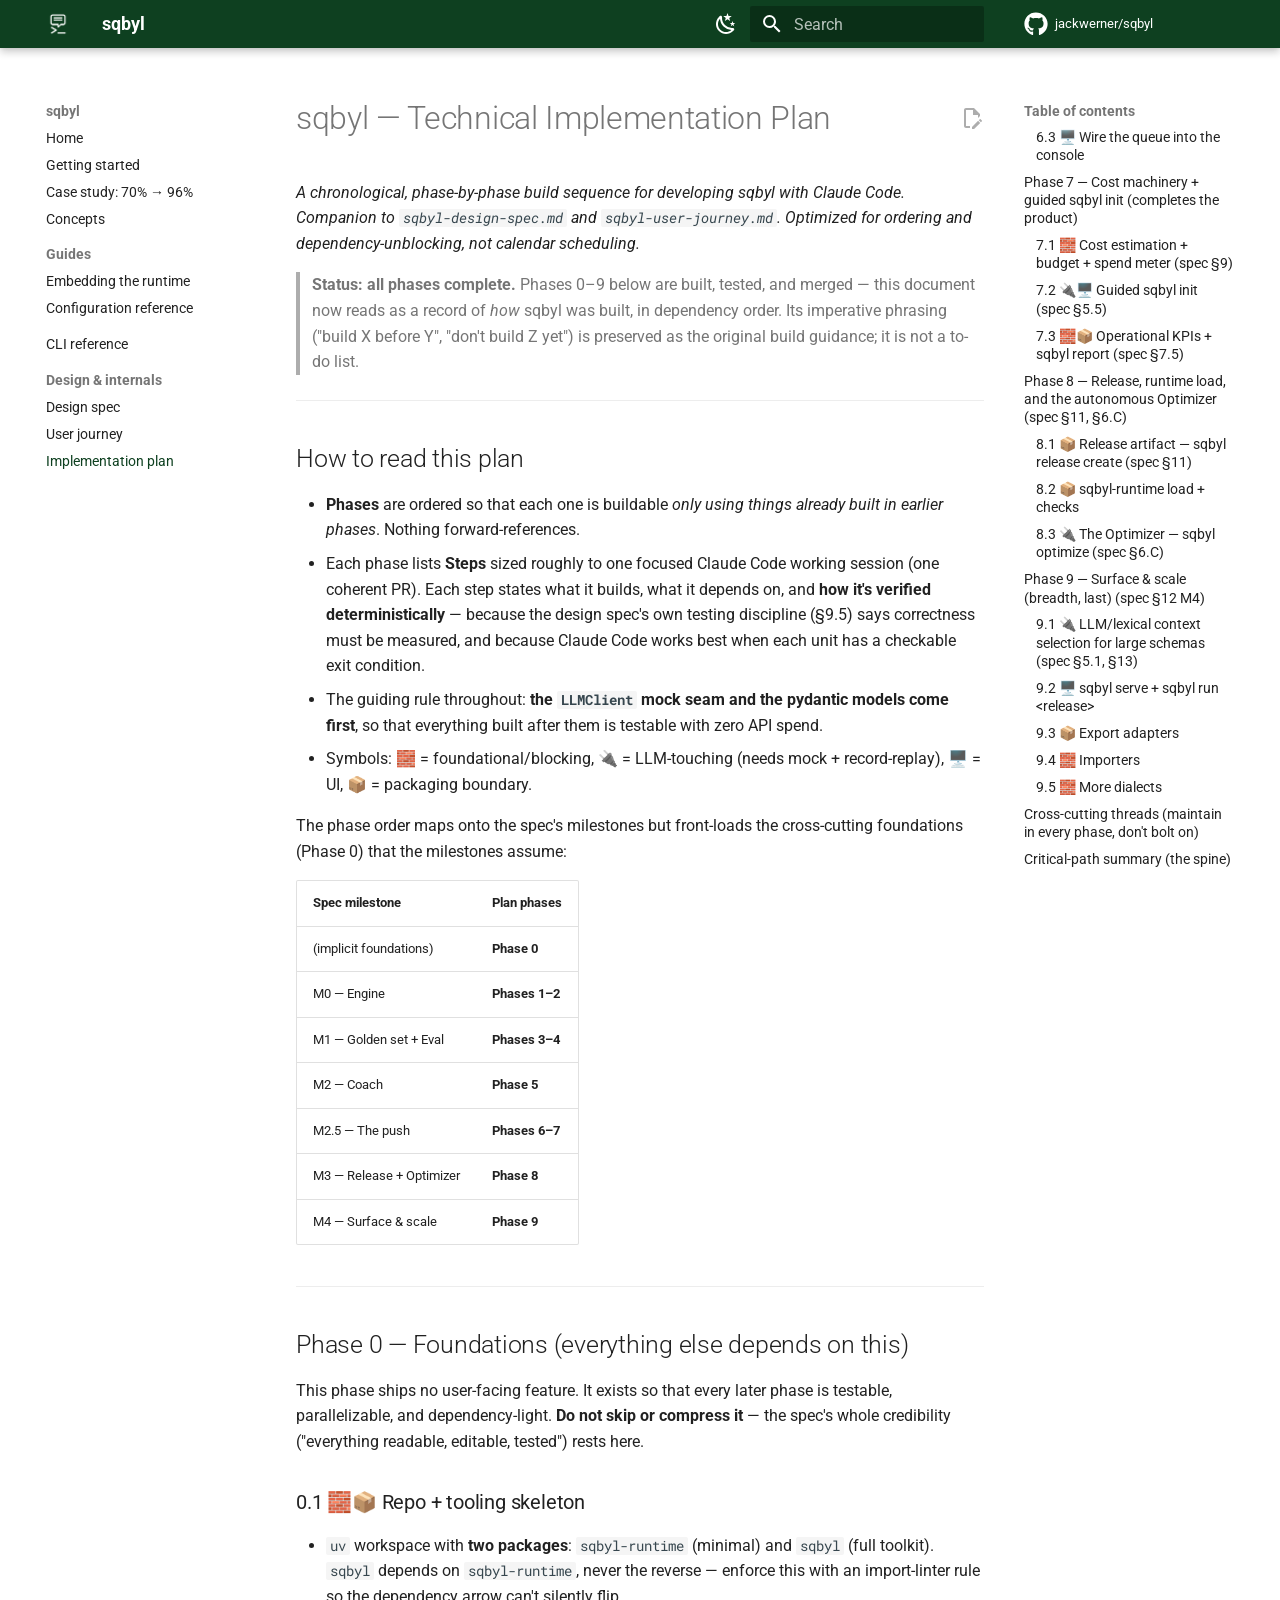
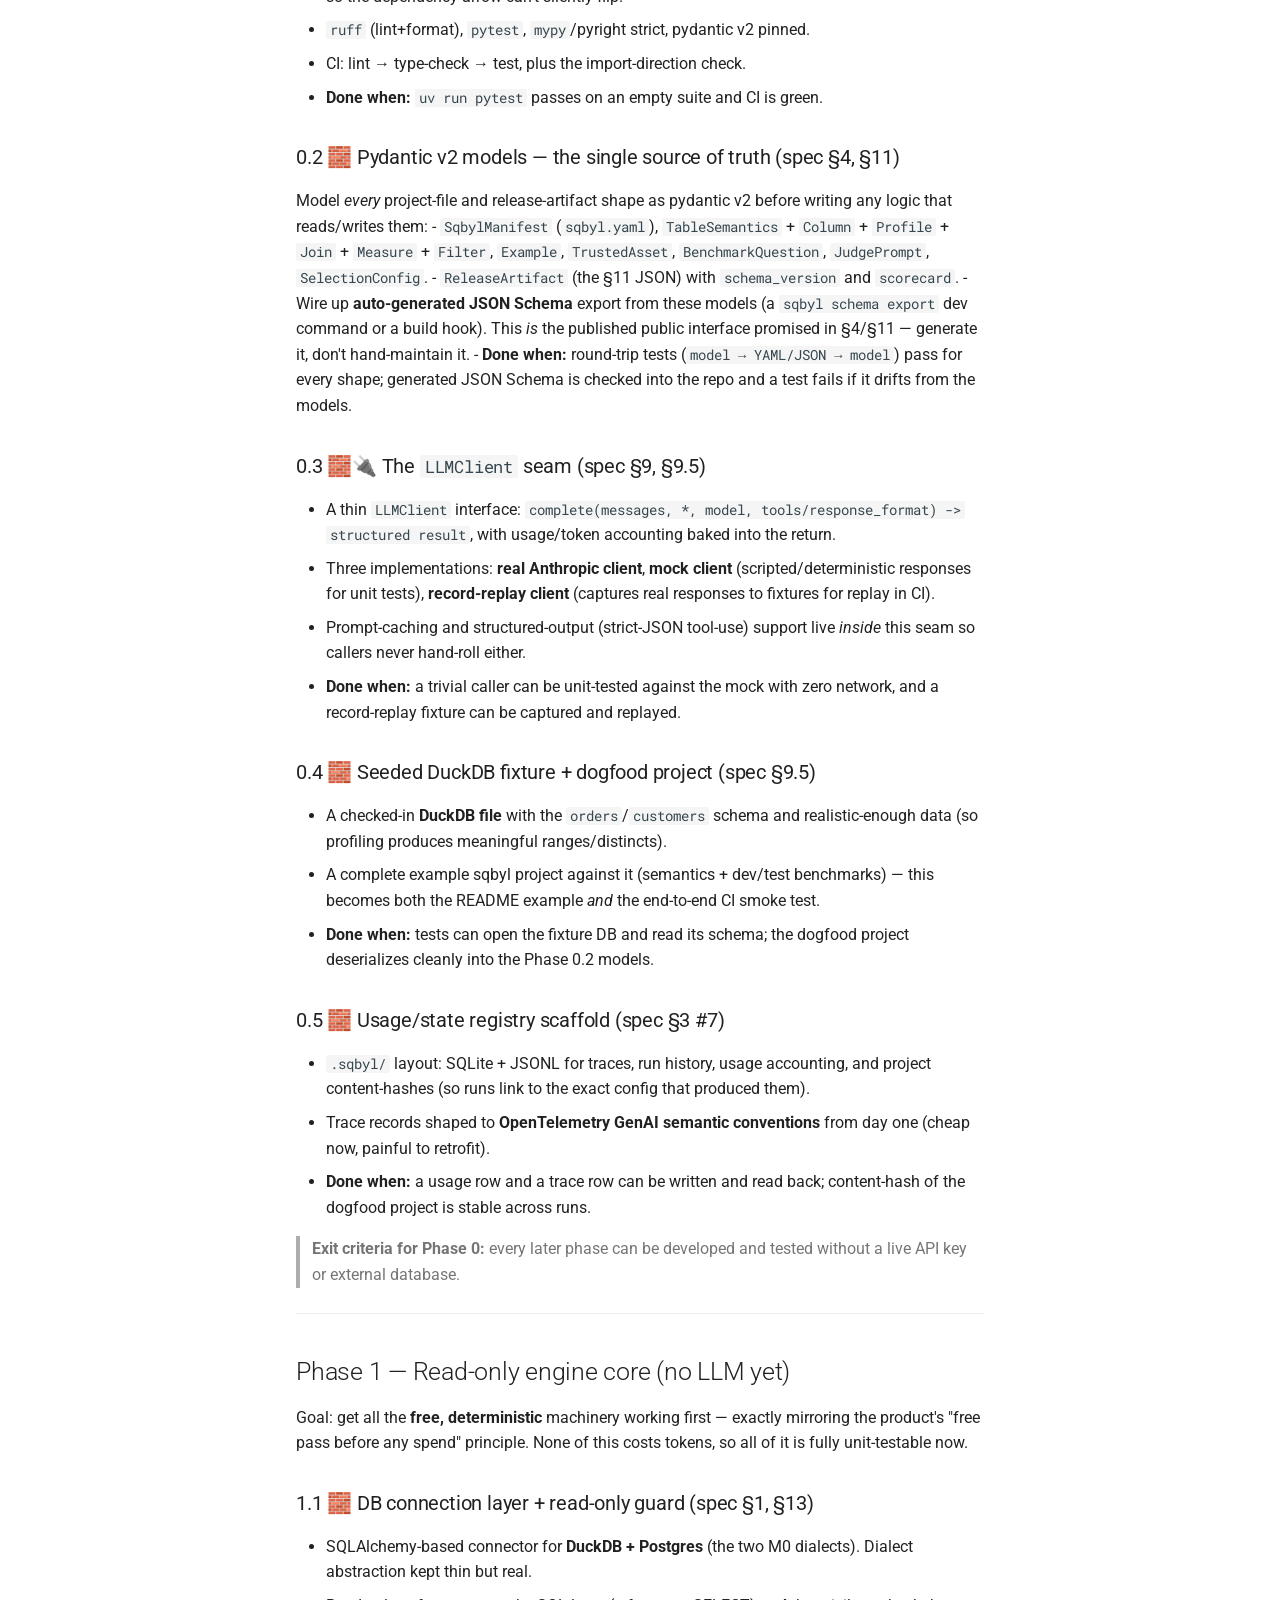
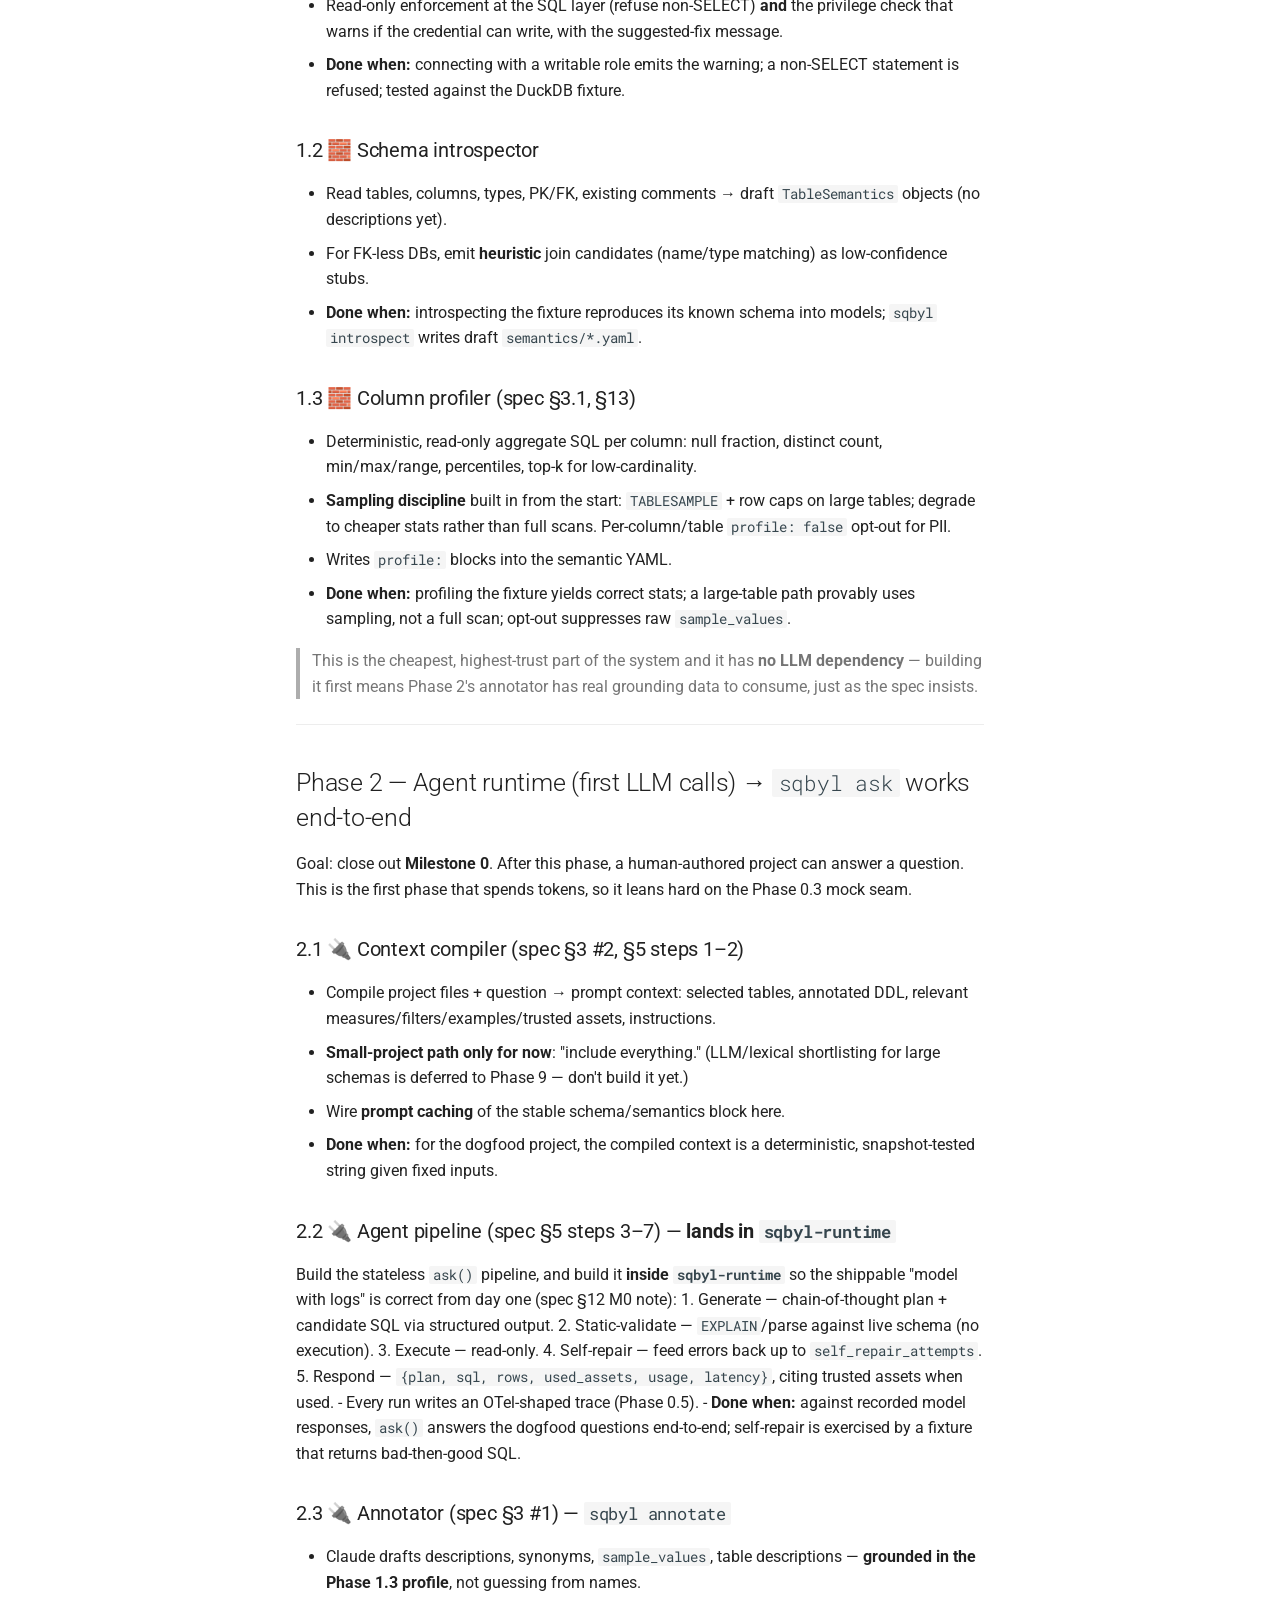
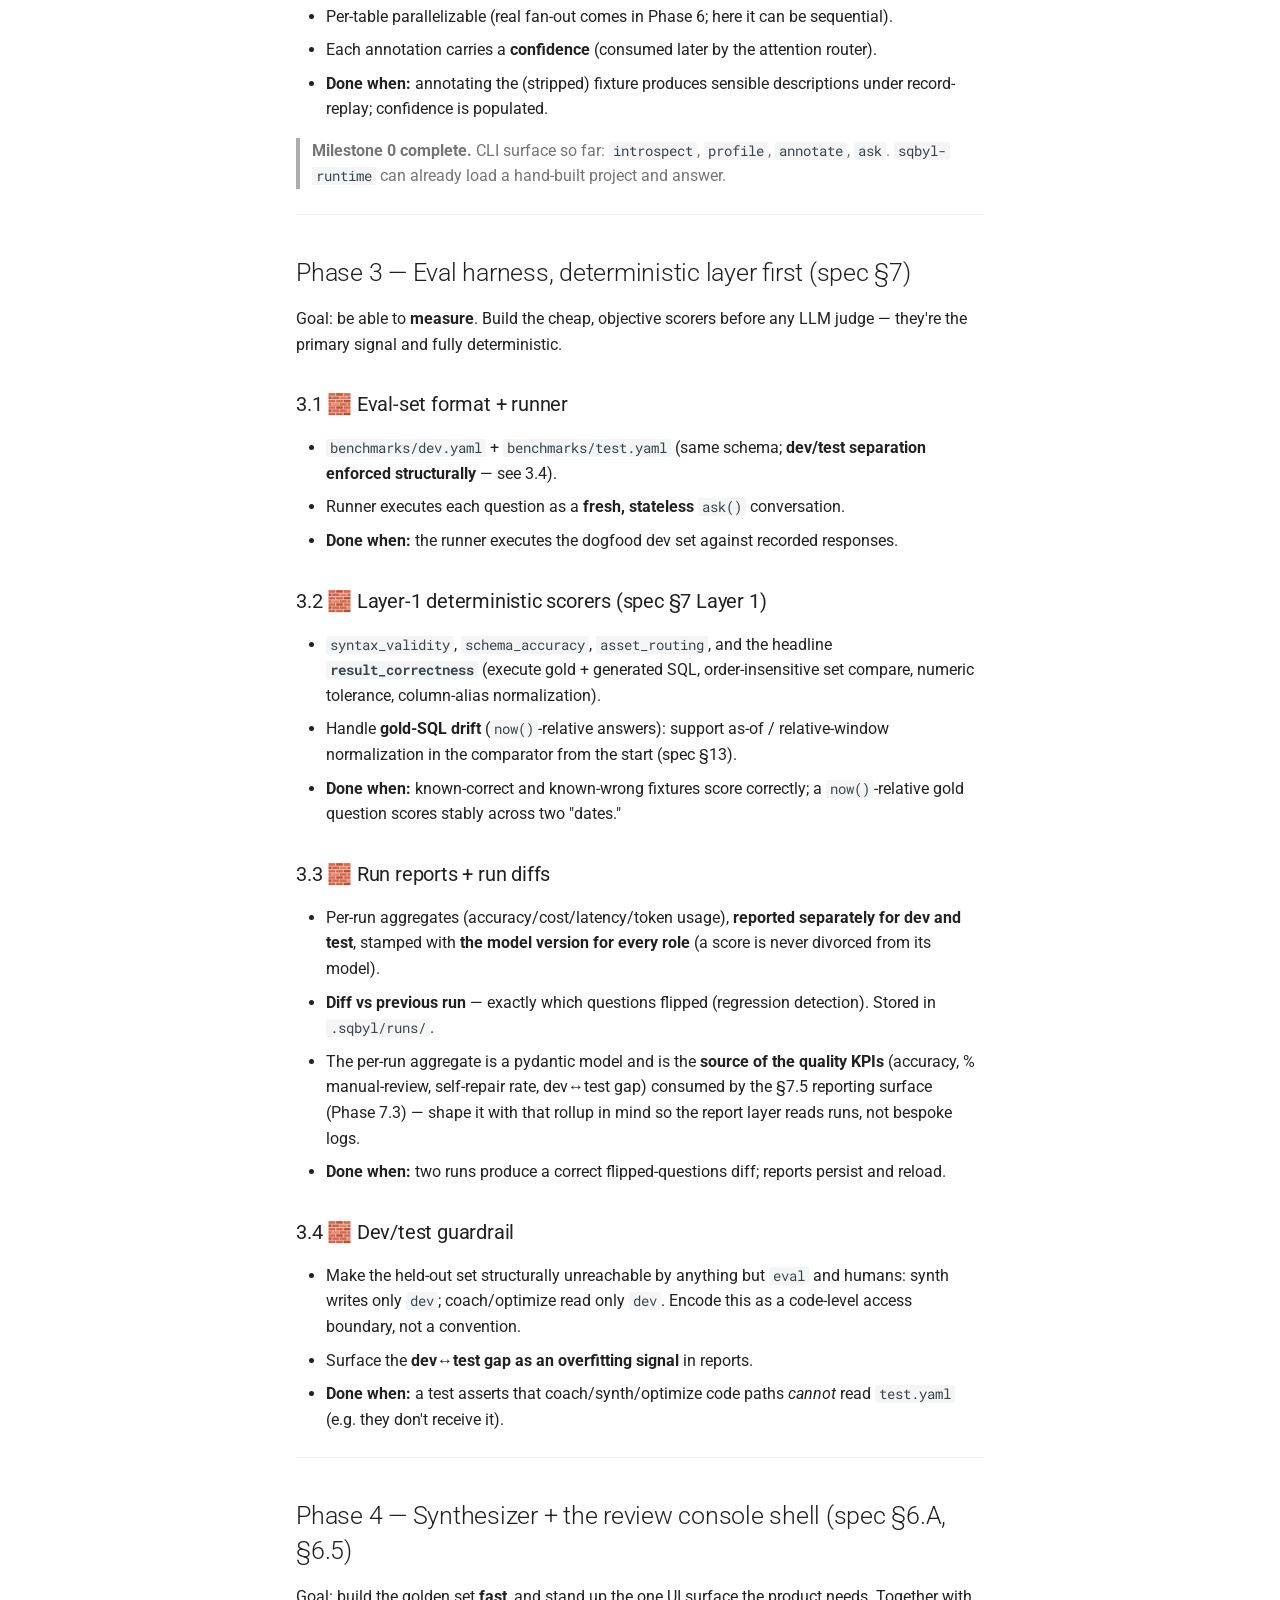
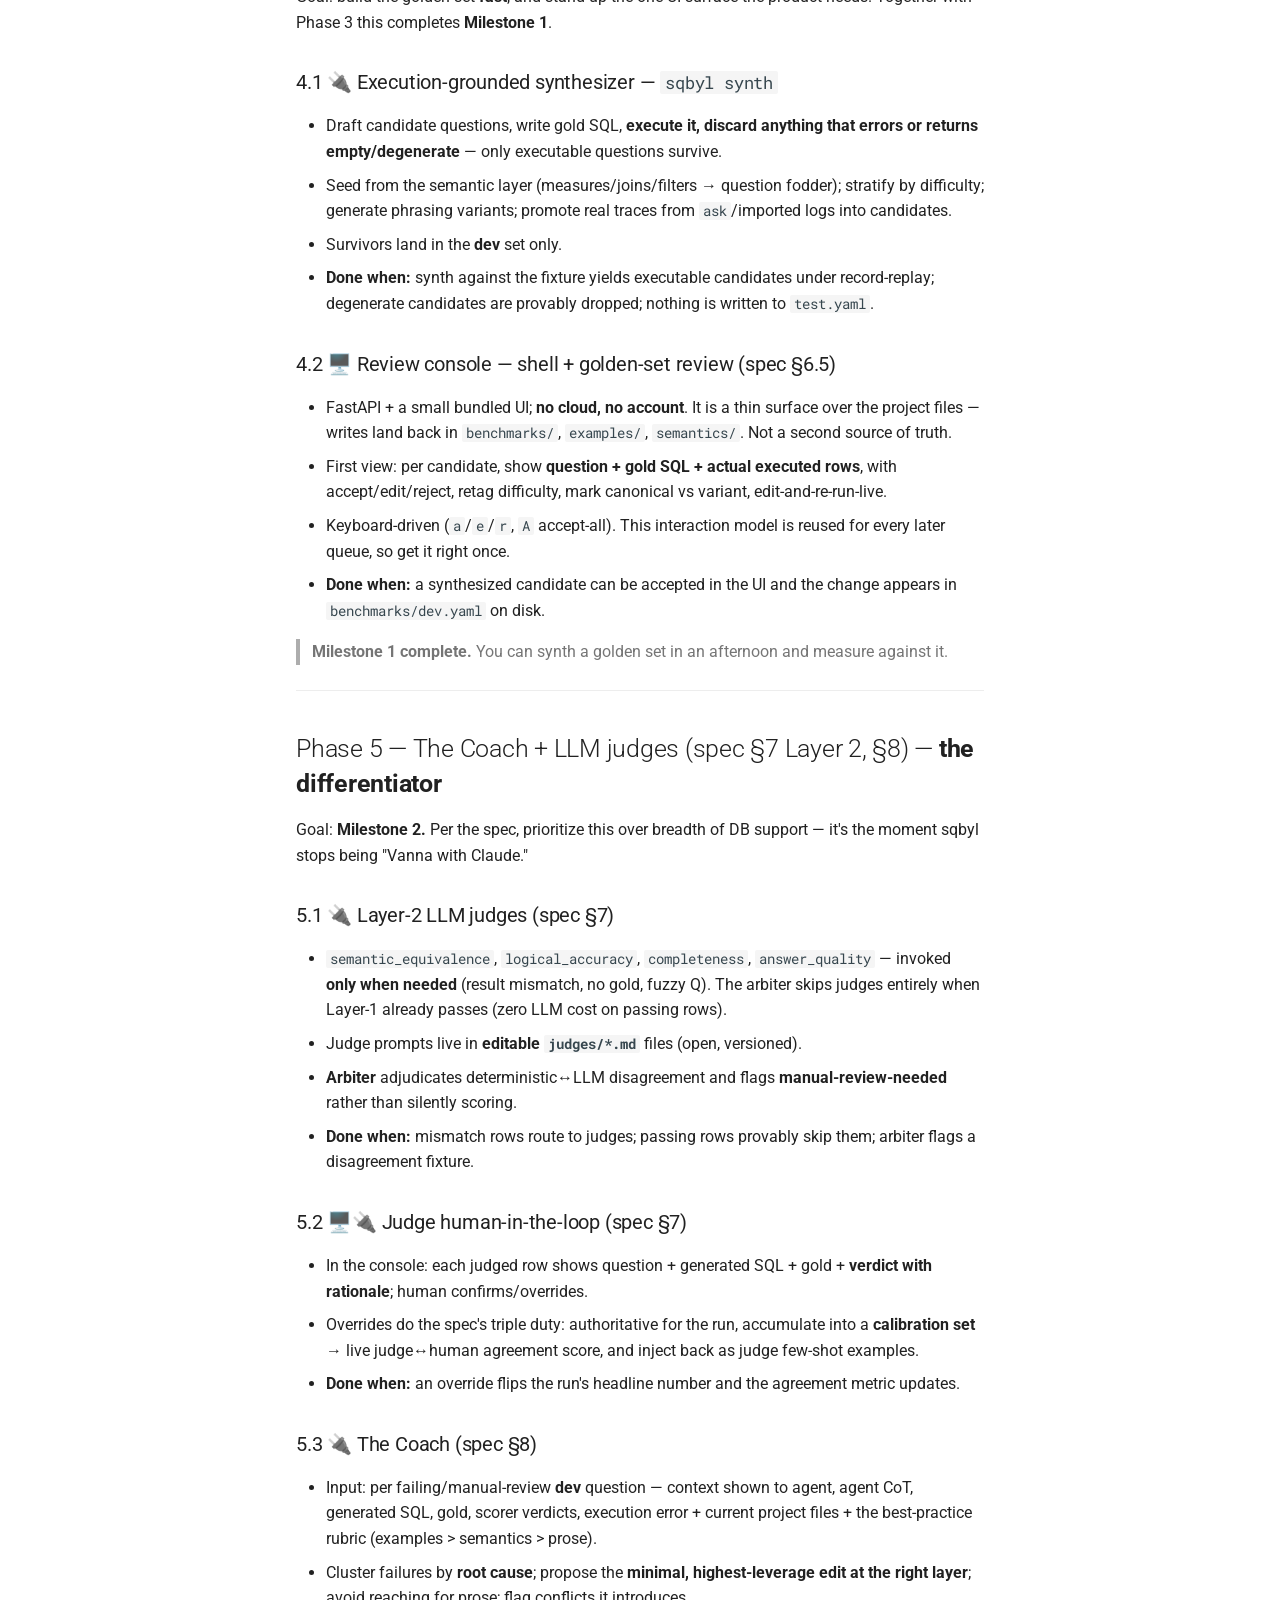
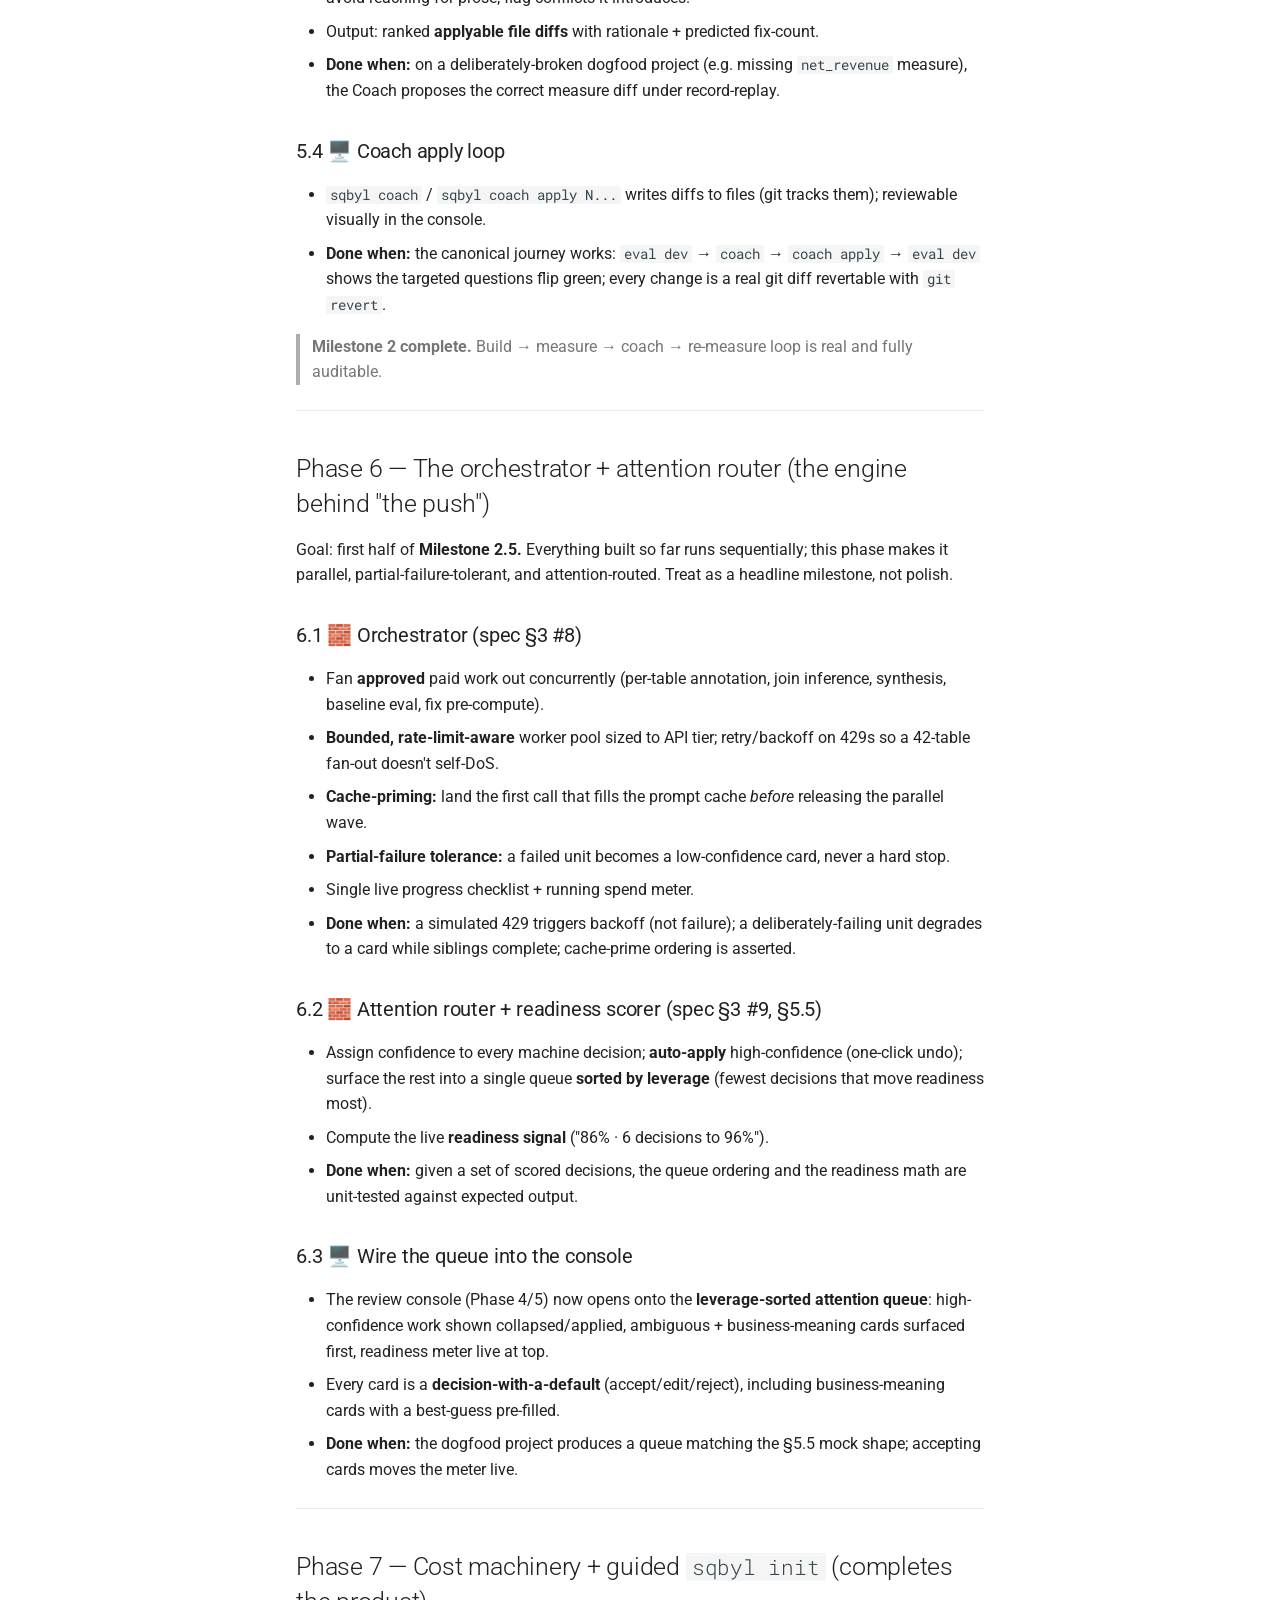
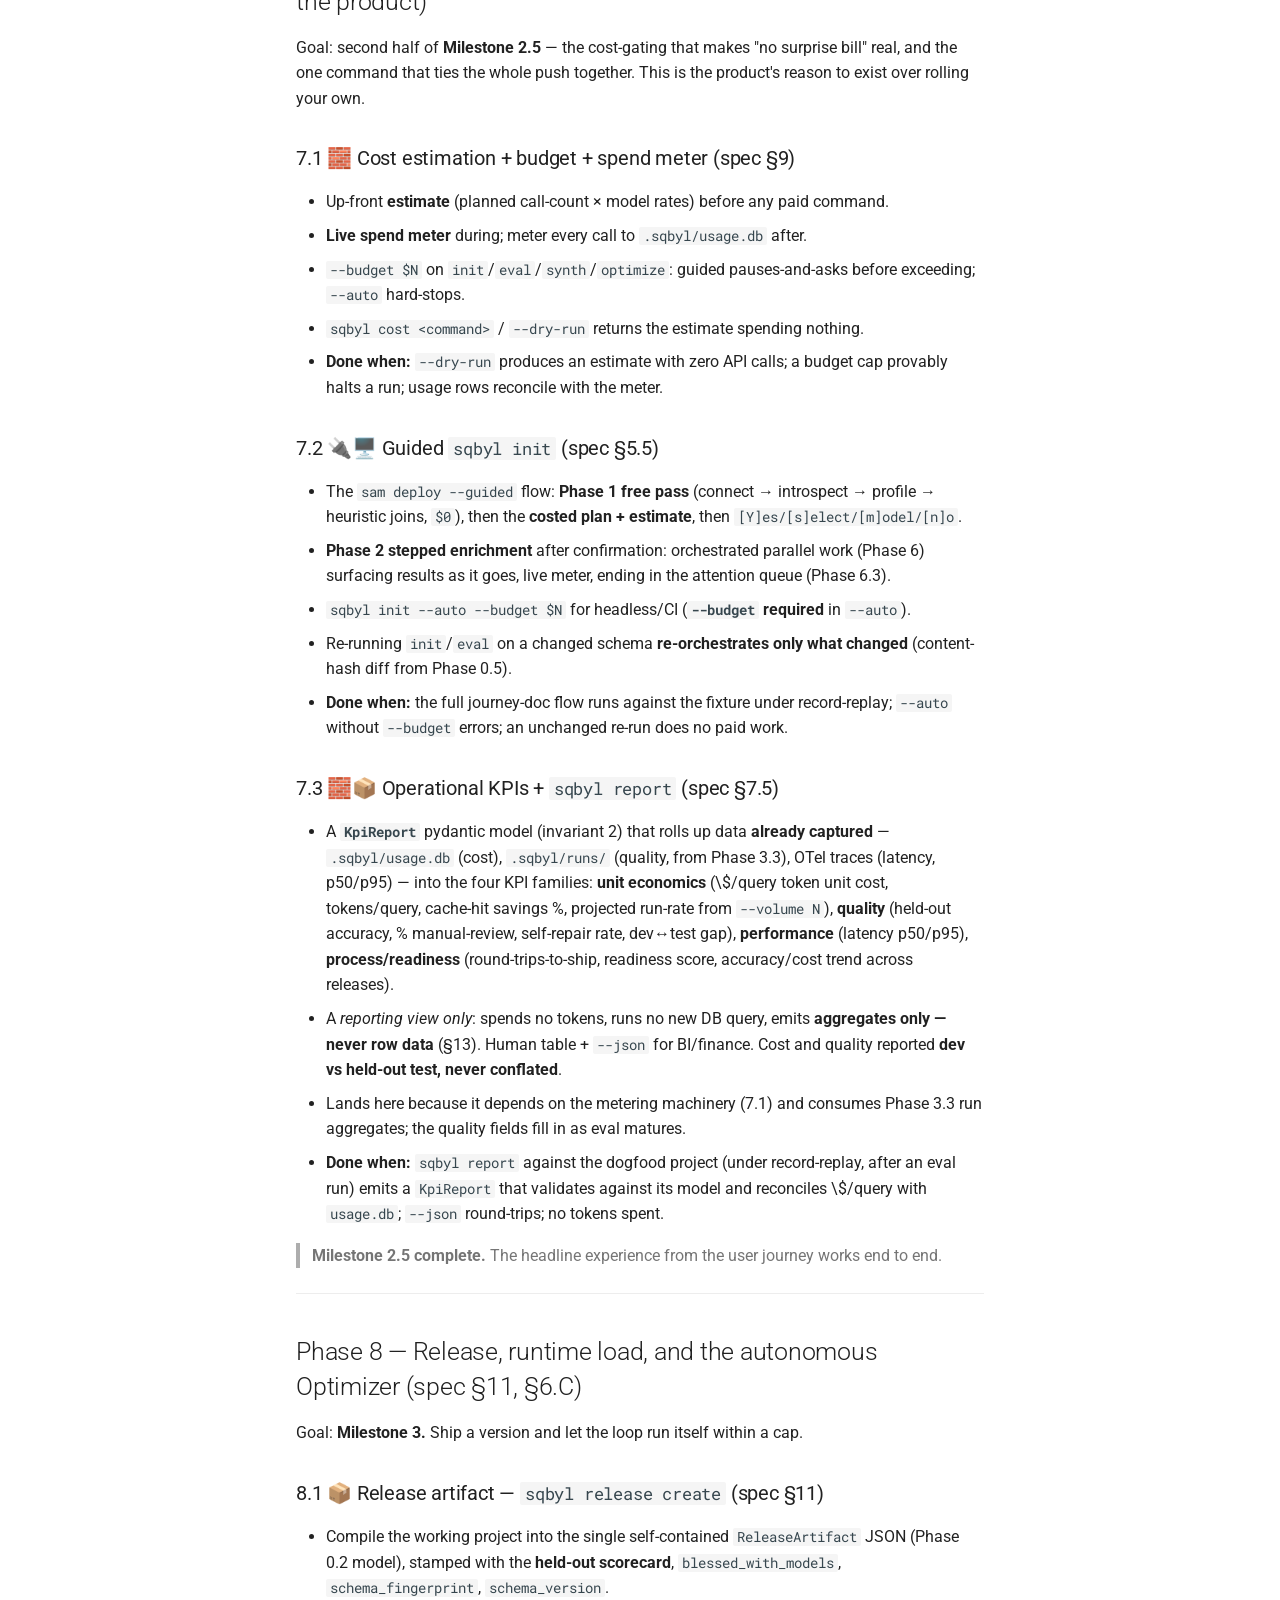
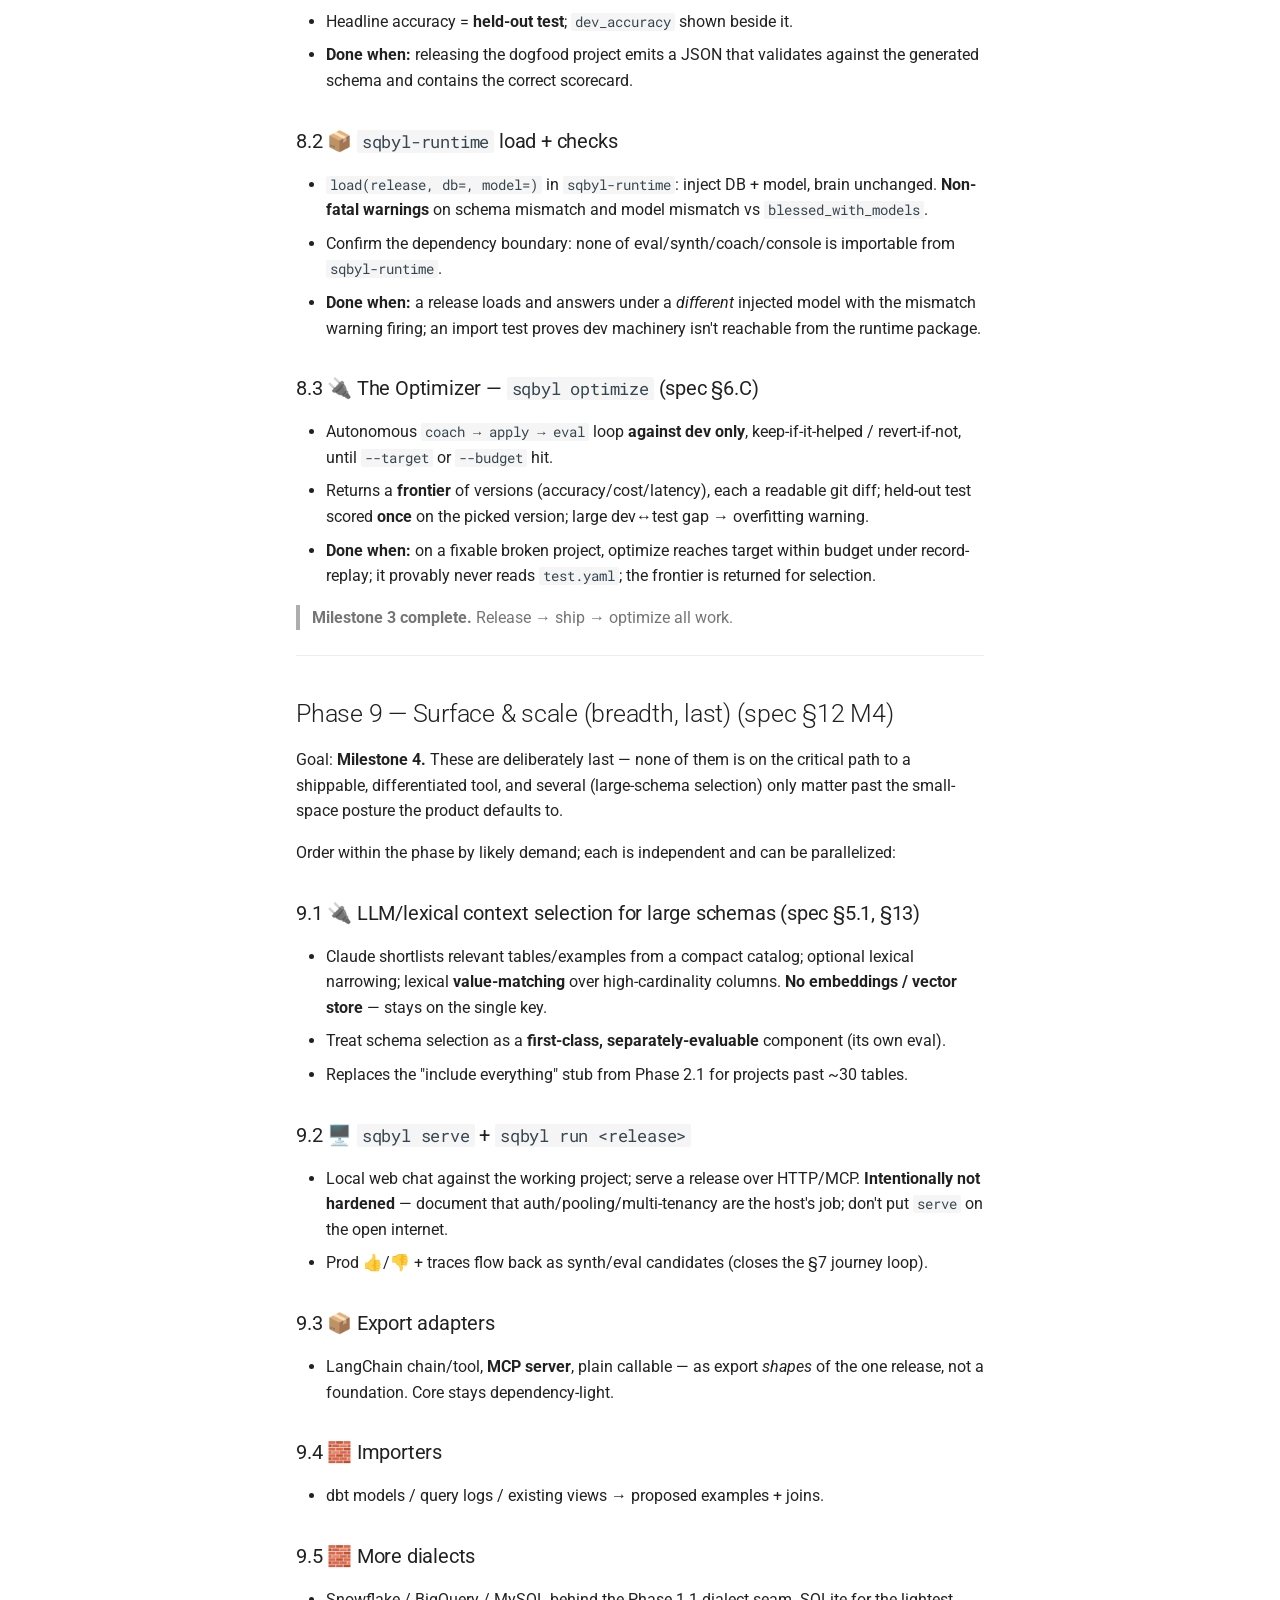
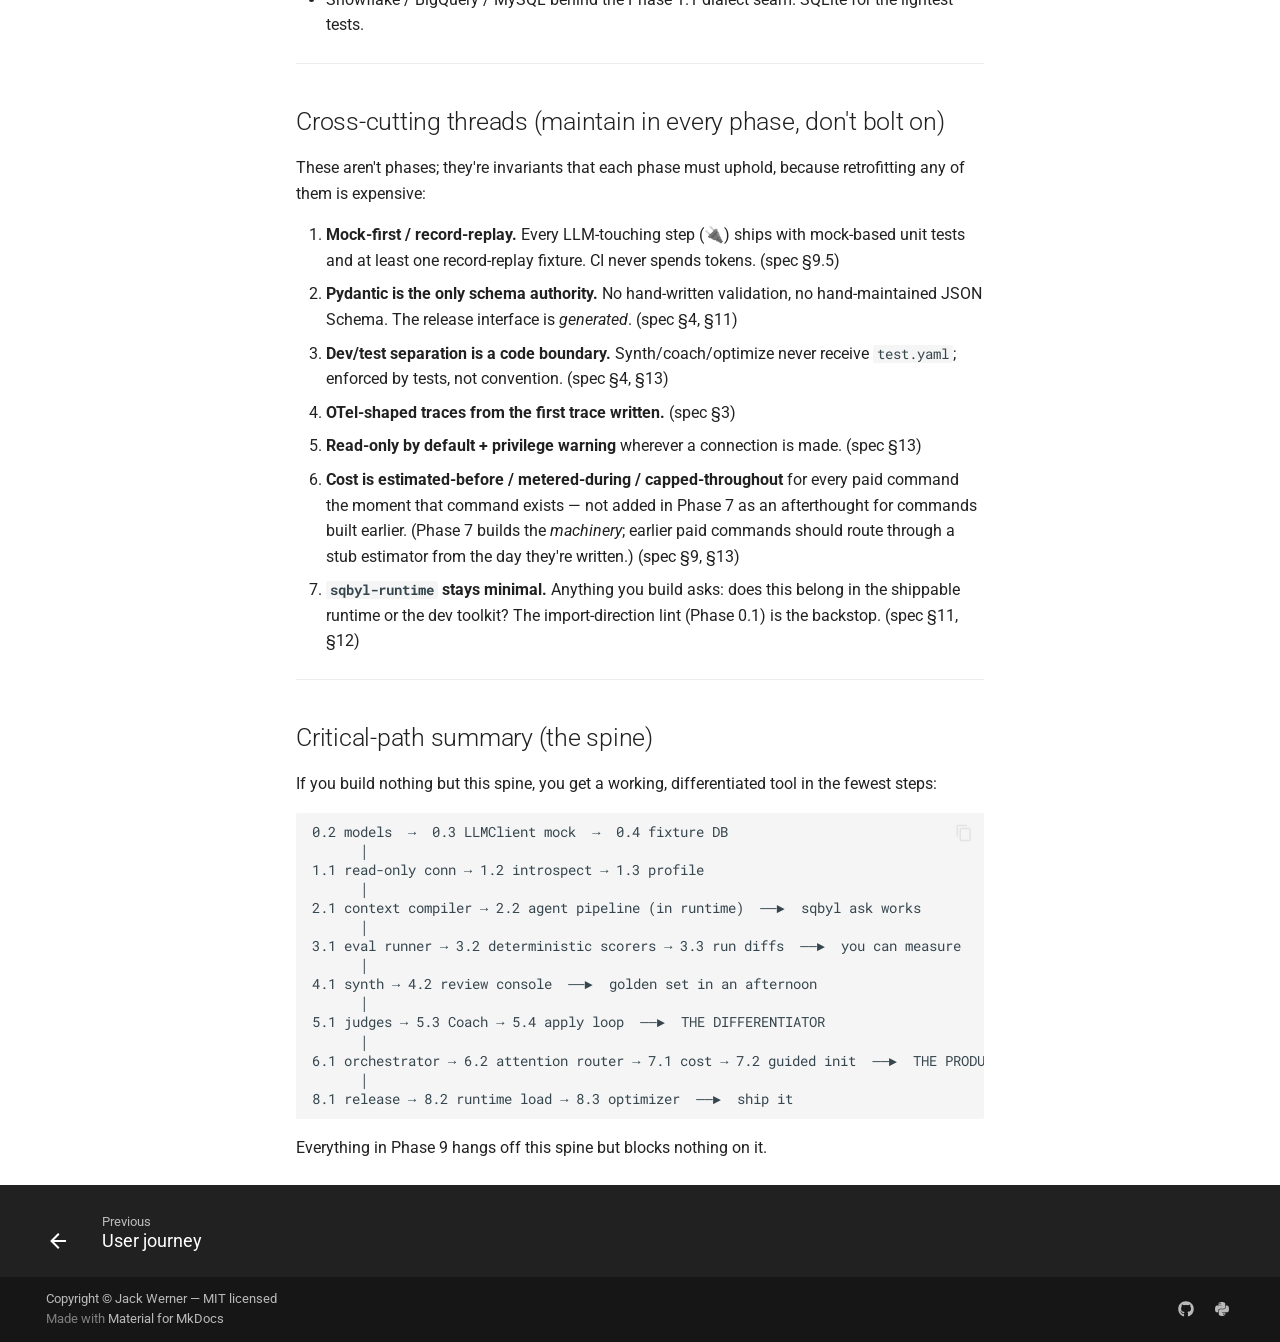
<file: sqbyl-implementation-plan/index.html>
<!doctype html>
<html lang="en" class="no-js">
  <head>
    
      <meta charset="utf-8">
      <meta name="viewport" content="width=device-width,initial-scale=1">
      
        <meta name="description" content="An open-source, LLM-powered toolkit for building, evaluating, and iterating on text-to-SQL agents over your own database.">
      
      
        <meta name="author" content="Jack Werner">
      
      
        <link rel="canonical" href="https://jackwerner.github.io/sqbyl/sqbyl-implementation-plan/">
      
      
        <link rel="prev" href="../sqbyl-user-journey/">
      
      
      
        
      
      
      <link rel="icon" href="../assets/sqbyl-icon.png">
      <meta name="generator" content="mkdocs-1.6.1, mkdocs-material-9.7.6">
    
    
      
        <title>Implementation plan - sqbyl</title>
      
    
    
      <link rel="stylesheet" href="../assets/stylesheets/main.484c7ddc.min.css">
      
        
        <link rel="stylesheet" href="../assets/stylesheets/palette.ab4e12ef.min.css">
      
      


    
    
      
    
    
      
        
        
        <link rel="preconnect" href="https://fonts.gstatic.com" crossorigin>
        <link rel="stylesheet" href="https://fonts.googleapis.com/css?family=Roboto:300,300i,400,400i,700,700i%7CRoboto+Mono:400,400i,700,700i&display=fallback">
        <style>:root{--md-text-font:"Roboto";--md-code-font:"Roboto Mono"}</style>
      
    
    
      <link rel="stylesheet" href="../stylesheets/extra.css">
    
    <script>__md_scope=new URL("..",location),__md_hash=e=>[...e].reduce(((e,_)=>(e<<5)-e+_.charCodeAt(0)),0),__md_get=(e,_=localStorage,t=__md_scope)=>JSON.parse(_.getItem(t.pathname+"."+e)),__md_set=(e,_,t=localStorage,a=__md_scope)=>{try{t.setItem(a.pathname+"."+e,JSON.stringify(_))}catch(e){}}</script>
    
      

    
    
  
    
  
  
  
  <meta property="og:type" content="website">
  <meta property="og:site_name" content="sqbyl">
  <meta property="og:title" content="Implementation plan · sqbyl">
  <meta property="og:description" content="An open-source, LLM-powered toolkit for building, evaluating, and iterating on text-to-SQL agents over your own database.">
  <meta property="og:url" content="https://jackwerner.github.io/sqbyl/sqbyl-implementation-plan/">
  <meta property="og:image" content="https://jackwerner.github.io/sqbyl/assets/sqbyl-logo-original.png">
  <meta name="twitter:card" content="summary_large_image">
  <meta name="twitter:title" content="Implementation plan · sqbyl">
  <meta name="twitter:description" content="An open-source, LLM-powered toolkit for building, evaluating, and iterating on text-to-SQL agents over your own database.">
  <meta name="twitter:image" content="https://jackwerner.github.io/sqbyl/assets/sqbyl-logo-original.png">

  </head>
  
  
    
    
      
    
    
    
    
    <body dir="ltr" data-md-color-scheme="default" data-md-color-primary="custom" data-md-color-accent="custom">
  
    
    <input class="md-toggle" data-md-toggle="drawer" type="checkbox" id="__drawer" autocomplete="off">
    <input class="md-toggle" data-md-toggle="search" type="checkbox" id="__search" autocomplete="off">
    <label class="md-overlay" for="__drawer"></label>
    <div data-md-component="skip">
      
        
        <a href="#sqbyl-technical-implementation-plan" class="md-skip">
          Skip to content
        </a>
      
    </div>
    <div data-md-component="announce">
      
    </div>
    
    
      

  

<header class="md-header md-header--shadow" data-md-component="header">
  <nav class="md-header__inner md-grid" aria-label="Header">
    <a href=".." title="sqbyl" class="md-header__button md-logo" aria-label="sqbyl" data-md-component="logo">
      
  <img src="../assets/sqbyl-icon.png" alt="logo">

    </a>
    <label class="md-header__button md-icon" for="__drawer">
      
      <svg xmlns="http://www.w3.org/2000/svg" viewBox="0 0 24 24"><path d="M3 6h18v2H3zm0 5h18v2H3zm0 5h18v2H3z"/></svg>
    </label>
    <div class="md-header__title" data-md-component="header-title">
      <div class="md-header__ellipsis">
        <div class="md-header__topic">
          <span class="md-ellipsis">
            sqbyl
          </span>
        </div>
        <div class="md-header__topic" data-md-component="header-topic">
          <span class="md-ellipsis">
            
              Implementation plan
            
          </span>
        </div>
      </div>
    </div>
    
      
        <form class="md-header__option" data-md-component="palette">
  
    
    
    
    <input class="md-option" data-md-color-media="(prefers-color-scheme: light)" data-md-color-scheme="default" data-md-color-primary="custom" data-md-color-accent="custom"  aria-label="Switch to dark mode"  type="radio" name="__palette" id="__palette_0">
    
      <label class="md-header__button md-icon" title="Switch to dark mode" for="__palette_1" hidden>
        <svg xmlns="http://www.w3.org/2000/svg" viewBox="0 0 24 24"><path d="m17.75 4.09-2.53 1.94.91 3.06-2.63-1.81-2.63 1.81.91-3.06-2.53-1.94L12.44 4l1.06-3 1.06 3zm3.5 6.91-1.64 1.25.59 1.98-1.7-1.17-1.7 1.17.59-1.98L15.75 11l2.06-.05L18.5 9l.69 1.95zm-2.28 4.95c.83-.08 1.72 1.1 1.19 1.85-.32.45-.66.87-1.08 1.27C15.17 23 8.84 23 4.94 19.07c-3.91-3.9-3.91-10.24 0-14.14.4-.4.82-.76 1.27-1.08.75-.53 1.93.36 1.85 1.19-.27 2.86.69 5.83 2.89 8.02a9.96 9.96 0 0 0 8.02 2.89m-1.64 2.02a12.08 12.08 0 0 1-7.8-3.47c-2.17-2.19-3.33-5-3.49-7.82-2.81 3.14-2.7 7.96.31 10.98 3.02 3.01 7.84 3.12 10.98.31"/></svg>
      </label>
    
  
    
    
    
    <input class="md-option" data-md-color-media="(prefers-color-scheme: dark)" data-md-color-scheme="slate" data-md-color-primary="custom" data-md-color-accent="custom"  aria-label="Switch to light mode"  type="radio" name="__palette" id="__palette_1">
    
      <label class="md-header__button md-icon" title="Switch to light mode" for="__palette_0" hidden>
        <svg xmlns="http://www.w3.org/2000/svg" viewBox="0 0 24 24"><path d="M12 7a5 5 0 0 1 5 5 5 5 0 0 1-5 5 5 5 0 0 1-5-5 5 5 0 0 1 5-5m0 2a3 3 0 0 0-3 3 3 3 0 0 0 3 3 3 3 0 0 0 3-3 3 3 0 0 0-3-3m0-7 2.39 3.42C13.65 5.15 12.84 5 12 5s-1.65.15-2.39.42zM3.34 7l4.16-.35A7.2 7.2 0 0 0 5.94 8.5c-.44.74-.69 1.5-.83 2.29zm.02 10 1.76-3.77a7.131 7.131 0 0 0 2.38 4.14zM20.65 7l-1.77 3.79a7.02 7.02 0 0 0-2.38-4.15zm-.01 10-4.14.36c.59-.51 1.12-1.14 1.54-1.86.42-.73.69-1.5.83-2.29zM12 22l-2.41-3.44c.74.27 1.55.44 2.41.44.82 0 1.63-.17 2.37-.44z"/></svg>
      </label>
    
  
</form>
      
    
    
      <script>var palette=__md_get("__palette");if(palette&&palette.color){if("(prefers-color-scheme)"===palette.color.media){var media=matchMedia("(prefers-color-scheme: light)"),input=document.querySelector(media.matches?"[data-md-color-media='(prefers-color-scheme: light)']":"[data-md-color-media='(prefers-color-scheme: dark)']");palette.color.media=input.getAttribute("data-md-color-media"),palette.color.scheme=input.getAttribute("data-md-color-scheme"),palette.color.primary=input.getAttribute("data-md-color-primary"),palette.color.accent=input.getAttribute("data-md-color-accent")}for(var[key,value]of Object.entries(palette.color))document.body.setAttribute("data-md-color-"+key,value)}</script>
    
    
    
      
      
        <label class="md-header__button md-icon" for="__search">
          
          <svg xmlns="http://www.w3.org/2000/svg" viewBox="0 0 24 24"><path d="M9.5 3A6.5 6.5 0 0 1 16 9.5c0 1.61-.59 3.09-1.56 4.23l.27.27h.79l5 5-1.5 1.5-5-5v-.79l-.27-.27A6.52 6.52 0 0 1 9.5 16 6.5 6.5 0 0 1 3 9.5 6.5 6.5 0 0 1 9.5 3m0 2C7 5 5 7 5 9.5S7 14 9.5 14 14 12 14 9.5 12 5 9.5 5"/></svg>
        </label>
        <div class="md-search" data-md-component="search" role="dialog">
  <label class="md-search__overlay" for="__search"></label>
  <div class="md-search__inner" role="search">
    <form class="md-search__form" name="search">
      <input type="text" class="md-search__input" name="query" aria-label="Search" placeholder="Search" autocapitalize="off" autocorrect="off" autocomplete="off" spellcheck="false" data-md-component="search-query" required>
      <label class="md-search__icon md-icon" for="__search">
        
        <svg xmlns="http://www.w3.org/2000/svg" viewBox="0 0 24 24"><path d="M9.5 3A6.5 6.5 0 0 1 16 9.5c0 1.61-.59 3.09-1.56 4.23l.27.27h.79l5 5-1.5 1.5-5-5v-.79l-.27-.27A6.52 6.52 0 0 1 9.5 16 6.5 6.5 0 0 1 3 9.5 6.5 6.5 0 0 1 9.5 3m0 2C7 5 5 7 5 9.5S7 14 9.5 14 14 12 14 9.5 12 5 9.5 5"/></svg>
        
        <svg xmlns="http://www.w3.org/2000/svg" viewBox="0 0 24 24"><path d="M20 11v2H8l5.5 5.5-1.42 1.42L4.16 12l7.92-7.92L13.5 5.5 8 11z"/></svg>
      </label>
      <nav class="md-search__options" aria-label="Search">
        
        <button type="reset" class="md-search__icon md-icon" title="Clear" aria-label="Clear" tabindex="-1">
          
          <svg xmlns="http://www.w3.org/2000/svg" viewBox="0 0 24 24"><path d="M19 6.41 17.59 5 12 10.59 6.41 5 5 6.41 10.59 12 5 17.59 6.41 19 12 13.41 17.59 19 19 17.59 13.41 12z"/></svg>
        </button>
      </nav>
      
        <div class="md-search__suggest" data-md-component="search-suggest"></div>
      
    </form>
    <div class="md-search__output">
      <div class="md-search__scrollwrap" tabindex="0" data-md-scrollfix>
        <div class="md-search-result" data-md-component="search-result">
          <div class="md-search-result__meta">
            Initializing search
          </div>
          <ol class="md-search-result__list" role="presentation"></ol>
        </div>
      </div>
    </div>
  </div>
</div>
      
    
    
      <div class="md-header__source">
        <a href="https://github.com/jackwerner/sqbyl" title="Go to repository" class="md-source" data-md-component="source">
  <div class="md-source__icon md-icon">
    
    <svg xmlns="http://www.w3.org/2000/svg" viewBox="0 0 512 512"><!--! Font Awesome Free 7.1.0 by @fontawesome - https://fontawesome.com License - https://fontawesome.com/license/free (Icons: CC BY 4.0, Fonts: SIL OFL 1.1, Code: MIT License) Copyright 2025 Fonticons, Inc.--><path d="M173.9 397.4c0 2-2.3 3.6-5.2 3.6-3.3.3-5.6-1.3-5.6-3.6 0-2 2.3-3.6 5.2-3.6 3-.3 5.6 1.3 5.6 3.6m-31.1-4.5c-.7 2 1.3 4.3 4.3 4.9 2.6 1 5.6 0 6.2-2s-1.3-4.3-4.3-5.2c-2.6-.7-5.5.3-6.2 2.3m44.2-1.7c-2.9.7-4.9 2.6-4.6 4.9.3 2 2.9 3.3 5.9 2.6 2.9-.7 4.9-2.6 4.6-4.6-.3-1.9-3-3.2-5.9-2.9M252.8 8C114.1 8 8 113.3 8 252c0 110.9 69.8 205.8 169.5 239.2 12.8 2.3 17.3-5.6 17.3-12.1 0-6.2-.3-40.4-.3-61.4 0 0-70 15-84.7-29.8 0 0-11.4-29.1-27.8-36.6 0 0-22.9-15.7 1.6-15.4 0 0 24.9 2 38.6 25.8 21.9 38.6 58.6 27.5 72.9 20.9 2.3-16 8.8-27.1 16-33.7-55.9-6.2-112.3-14.3-112.3-110.5 0-27.5 7.6-41.3 23.6-58.9-2.6-6.5-11.1-33.3 2.6-67.9 20.9-6.5 69 27 69 27 20-5.6 41.5-8.5 62.8-8.5s42.8 2.9 62.8 8.5c0 0 48.1-33.6 69-27 13.7 34.7 5.2 61.4 2.6 67.9 16 17.7 25.8 31.5 25.8 58.9 0 96.5-58.9 104.2-114.8 110.5 9.2 7.9 17 22.9 17 46.4 0 33.7-.3 75.4-.3 83.6 0 6.5 4.6 14.4 17.3 12.1C436.2 457.8 504 362.9 504 252 504 113.3 391.5 8 252.8 8M105.2 352.9c-1.3 1-1 3.3.7 5.2 1.6 1.6 3.9 2.3 5.2 1 1.3-1 1-3.3-.7-5.2-1.6-1.6-3.9-2.3-5.2-1m-10.8-8.1c-.7 1.3.3 2.9 2.3 3.9 1.6 1 3.6.7 4.3-.7.7-1.3-.3-2.9-2.3-3.9-2-.6-3.6-.3-4.3.7m32.4 35.6c-1.6 1.3-1 4.3 1.3 6.2 2.3 2.3 5.2 2.6 6.5 1 1.3-1.3.7-4.3-1.3-6.2-2.2-2.3-5.2-2.6-6.5-1m-11.4-14.7c-1.6 1-1.6 3.6 0 5.9s4.3 3.3 5.6 2.3c1.6-1.3 1.6-3.9 0-6.2-1.4-2.3-4-3.3-5.6-2"/></svg>
  </div>
  <div class="md-source__repository">
    jackwerner/sqbyl
  </div>
</a>
      </div>
    
  </nav>
  
</header>
    
    <div class="md-container" data-md-component="container">
      
      
        
          
        
      
      <main class="md-main" data-md-component="main">
        <div class="md-main__inner md-grid">
          
            
              
              <div class="md-sidebar md-sidebar--primary" data-md-component="sidebar" data-md-type="navigation" >
                <div class="md-sidebar__scrollwrap">
                  <div class="md-sidebar__inner">
                    



<nav class="md-nav md-nav--primary" aria-label="Navigation" data-md-level="0">
  <label class="md-nav__title" for="__drawer">
    <a href=".." title="sqbyl" class="md-nav__button md-logo" aria-label="sqbyl" data-md-component="logo">
      
  <img src="../assets/sqbyl-icon.png" alt="logo">

    </a>
    sqbyl
  </label>
  
    <div class="md-nav__source">
      <a href="https://github.com/jackwerner/sqbyl" title="Go to repository" class="md-source" data-md-component="source">
  <div class="md-source__icon md-icon">
    
    <svg xmlns="http://www.w3.org/2000/svg" viewBox="0 0 512 512"><!--! Font Awesome Free 7.1.0 by @fontawesome - https://fontawesome.com License - https://fontawesome.com/license/free (Icons: CC BY 4.0, Fonts: SIL OFL 1.1, Code: MIT License) Copyright 2025 Fonticons, Inc.--><path d="M173.9 397.4c0 2-2.3 3.6-5.2 3.6-3.3.3-5.6-1.3-5.6-3.6 0-2 2.3-3.6 5.2-3.6 3-.3 5.6 1.3 5.6 3.6m-31.1-4.5c-.7 2 1.3 4.3 4.3 4.9 2.6 1 5.6 0 6.2-2s-1.3-4.3-4.3-5.2c-2.6-.7-5.5.3-6.2 2.3m44.2-1.7c-2.9.7-4.9 2.6-4.6 4.9.3 2 2.9 3.3 5.9 2.6 2.9-.7 4.9-2.6 4.6-4.6-.3-1.9-3-3.2-5.9-2.9M252.8 8C114.1 8 8 113.3 8 252c0 110.9 69.8 205.8 169.5 239.2 12.8 2.3 17.3-5.6 17.3-12.1 0-6.2-.3-40.4-.3-61.4 0 0-70 15-84.7-29.8 0 0-11.4-29.1-27.8-36.6 0 0-22.9-15.7 1.6-15.4 0 0 24.9 2 38.6 25.8 21.9 38.6 58.6 27.5 72.9 20.9 2.3-16 8.8-27.1 16-33.7-55.9-6.2-112.3-14.3-112.3-110.5 0-27.5 7.6-41.3 23.6-58.9-2.6-6.5-11.1-33.3 2.6-67.9 20.9-6.5 69 27 69 27 20-5.6 41.5-8.5 62.8-8.5s42.8 2.9 62.8 8.5c0 0 48.1-33.6 69-27 13.7 34.7 5.2 61.4 2.6 67.9 16 17.7 25.8 31.5 25.8 58.9 0 96.5-58.9 104.2-114.8 110.5 9.2 7.9 17 22.9 17 46.4 0 33.7-.3 75.4-.3 83.6 0 6.5 4.6 14.4 17.3 12.1C436.2 457.8 504 362.9 504 252 504 113.3 391.5 8 252.8 8M105.2 352.9c-1.3 1-1 3.3.7 5.2 1.6 1.6 3.9 2.3 5.2 1 1.3-1 1-3.3-.7-5.2-1.6-1.6-3.9-2.3-5.2-1m-10.8-8.1c-.7 1.3.3 2.9 2.3 3.9 1.6 1 3.6.7 4.3-.7.7-1.3-.3-2.9-2.3-3.9-2-.6-3.6-.3-4.3.7m32.4 35.6c-1.6 1.3-1 4.3 1.3 6.2 2.3 2.3 5.2 2.6 6.5 1 1.3-1.3.7-4.3-1.3-6.2-2.2-2.3-5.2-2.6-6.5-1m-11.4-14.7c-1.6 1-1.6 3.6 0 5.9s4.3 3.3 5.6 2.3c1.6-1.3 1.6-3.9 0-6.2-1.4-2.3-4-3.3-5.6-2"/></svg>
  </div>
  <div class="md-source__repository">
    jackwerner/sqbyl
  </div>
</a>
    </div>
  
  <ul class="md-nav__list" data-md-scrollfix>
    
      
      
  
  
  
  
    <li class="md-nav__item">
      <a href=".." class="md-nav__link">
        
  
  
  <span class="md-ellipsis">
    
  
    Home
  

    
  </span>
  
  

      </a>
    </li>
  

    
      
      
  
  
  
  
    <li class="md-nav__item">
      <a href="../getting-started/" class="md-nav__link">
        
  
  
  <span class="md-ellipsis">
    
  
    Getting started
  

    
  </span>
  
  

      </a>
    </li>
  

    
      
      
  
  
  
  
    <li class="md-nav__item">
      <a href="../case-study/" class="md-nav__link">
        
  
  
  <span class="md-ellipsis">
    
  
    Case study: 70% → 96%
  

    
  </span>
  
  

      </a>
    </li>
  

    
      
      
  
  
  
  
    <li class="md-nav__item">
      <a href="../concepts/" class="md-nav__link">
        
  
  
  <span class="md-ellipsis">
    
  
    Concepts
  

    
  </span>
  
  

      </a>
    </li>
  

    
      
      
  
  
  
  
    
    
    
    
      
        
        
      
    
    
    <li class="md-nav__item md-nav__item--section md-nav__item--nested">
      
        
        
        <input class="md-nav__toggle md-toggle " type="checkbox" id="__nav_5" >
        
          
          <label class="md-nav__link" for="__nav_5" id="__nav_5_label" tabindex="">
            
  
  
  <span class="md-ellipsis">
    
  
    Guides
  

    
  </span>
  
  

            <span class="md-nav__icon md-icon"></span>
          </label>
        
        <nav class="md-nav" data-md-level="1" aria-labelledby="__nav_5_label" aria-expanded="false">
          <label class="md-nav__title" for="__nav_5">
            <span class="md-nav__icon md-icon"></span>
            
  
    Guides
  

          </label>
          <ul class="md-nav__list" data-md-scrollfix>
            
              
                
  
  
  
  
    <li class="md-nav__item">
      <a href="../guides/embedding/" class="md-nav__link">
        
  
  
  <span class="md-ellipsis">
    
  
    Embedding the runtime
  

    
  </span>
  
  

      </a>
    </li>
  

              
            
              
                
  
  
  
  
    <li class="md-nav__item">
      <a href="../guides/configuration/" class="md-nav__link">
        
  
  
  <span class="md-ellipsis">
    
  
    Configuration reference
  

    
  </span>
  
  

      </a>
    </li>
  

              
            
          </ul>
        </nav>
      
    </li>
  

    
      
      
  
  
  
  
    <li class="md-nav__item">
      <a href="../cli/" class="md-nav__link">
        
  
  
  <span class="md-ellipsis">
    
  
    CLI reference
  

    
  </span>
  
  

      </a>
    </li>
  

    
      
      
  
  
    
  
  
  
    
    
    
    
      
        
        
      
    
    
    <li class="md-nav__item md-nav__item--active md-nav__item--section md-nav__item--nested">
      
        
        
        <input class="md-nav__toggle md-toggle " type="checkbox" id="__nav_7" checked>
        
          
          <label class="md-nav__link" for="__nav_7" id="__nav_7_label" tabindex="">
            
  
  
  <span class="md-ellipsis">
    
  
    Design &amp; internals
  

    
  </span>
  
  

            <span class="md-nav__icon md-icon"></span>
          </label>
        
        <nav class="md-nav" data-md-level="1" aria-labelledby="__nav_7_label" aria-expanded="true">
          <label class="md-nav__title" for="__nav_7">
            <span class="md-nav__icon md-icon"></span>
            
  
    Design &amp; internals
  

          </label>
          <ul class="md-nav__list" data-md-scrollfix>
            
              
                
  
  
  
  
    <li class="md-nav__item">
      <a href="../sqbyl-design-spec/" class="md-nav__link">
        
  
  
  <span class="md-ellipsis">
    
  
    Design spec
  

    
  </span>
  
  

      </a>
    </li>
  

              
            
              
                
  
  
  
  
    <li class="md-nav__item">
      <a href="../sqbyl-user-journey/" class="md-nav__link">
        
  
  
  <span class="md-ellipsis">
    
  
    User journey
  

    
  </span>
  
  

      </a>
    </li>
  

              
            
              
                
  
  
    
  
  
  
    <li class="md-nav__item md-nav__item--active">
      
      <input class="md-nav__toggle md-toggle" type="checkbox" id="__toc">
      
      
        
      
      
        <label class="md-nav__link md-nav__link--active" for="__toc">
          
  
  
  <span class="md-ellipsis">
    
  
    Implementation plan
  

    
  </span>
  
  

          <span class="md-nav__icon md-icon"></span>
        </label>
      
      <a href="./" class="md-nav__link md-nav__link--active">
        
  
  
  <span class="md-ellipsis">
    
  
    Implementation plan
  

    
  </span>
  
  

      </a>
      
        

<nav class="md-nav md-nav--secondary" aria-label="Table of contents">
  
  
  
    
  
  
    <label class="md-nav__title" for="__toc">
      <span class="md-nav__icon md-icon"></span>
      Table of contents
    </label>
    <ul class="md-nav__list" data-md-component="toc" data-md-scrollfix>
      
        <li class="md-nav__item">
  <a href="#how-to-read-this-plan" class="md-nav__link">
    <span class="md-ellipsis">
      
        How to read this plan
      
    </span>
  </a>
  
</li>
      
        <li class="md-nav__item">
  <a href="#phase-0-foundations-everything-else-depends-on-this" class="md-nav__link">
    <span class="md-ellipsis">
      
        Phase 0 — Foundations (everything else depends on this)
      
    </span>
  </a>
  
    <nav class="md-nav" aria-label="Phase 0 — Foundations (everything else depends on this)">
      <ul class="md-nav__list">
        
          <li class="md-nav__item">
  <a href="#01-repo-tooling-skeleton" class="md-nav__link">
    <span class="md-ellipsis">
      
        0.1 🧱📦 Repo + tooling skeleton
      
    </span>
  </a>
  
</li>
        
          <li class="md-nav__item">
  <a href="#02-pydantic-v2-models-the-single-source-of-truth-spec-4-11" class="md-nav__link">
    <span class="md-ellipsis">
      
        0.2 🧱 Pydantic v2 models — the single source of truth (spec §4, §11)
      
    </span>
  </a>
  
</li>
        
          <li class="md-nav__item">
  <a href="#03-the-llmclient-seam-spec-9-95" class="md-nav__link">
    <span class="md-ellipsis">
      
        0.3 🧱🔌 The LLMClient seam (spec §9, §9.5)
      
    </span>
  </a>
  
</li>
        
          <li class="md-nav__item">
  <a href="#04-seeded-duckdb-fixture-dogfood-project-spec-95" class="md-nav__link">
    <span class="md-ellipsis">
      
        0.4 🧱 Seeded DuckDB fixture + dogfood project (spec §9.5)
      
    </span>
  </a>
  
</li>
        
          <li class="md-nav__item">
  <a href="#05-usagestate-registry-scaffold-spec-3-7" class="md-nav__link">
    <span class="md-ellipsis">
      
        0.5 🧱 Usage/state registry scaffold (spec §3 #7)
      
    </span>
  </a>
  
</li>
        
      </ul>
    </nav>
  
</li>
      
        <li class="md-nav__item">
  <a href="#phase-1-read-only-engine-core-no-llm-yet" class="md-nav__link">
    <span class="md-ellipsis">
      
        Phase 1 — Read-only engine core (no LLM yet)
      
    </span>
  </a>
  
    <nav class="md-nav" aria-label="Phase 1 — Read-only engine core (no LLM yet)">
      <ul class="md-nav__list">
        
          <li class="md-nav__item">
  <a href="#11-db-connection-layer-read-only-guard-spec-1-13" class="md-nav__link">
    <span class="md-ellipsis">
      
        1.1 🧱 DB connection layer + read-only guard (spec §1, §13)
      
    </span>
  </a>
  
</li>
        
          <li class="md-nav__item">
  <a href="#12-schema-introspector" class="md-nav__link">
    <span class="md-ellipsis">
      
        1.2 🧱 Schema introspector
      
    </span>
  </a>
  
</li>
        
          <li class="md-nav__item">
  <a href="#13-column-profiler-spec-31-13" class="md-nav__link">
    <span class="md-ellipsis">
      
        1.3 🧱 Column profiler (spec §3.1, §13)
      
    </span>
  </a>
  
</li>
        
      </ul>
    </nav>
  
</li>
      
        <li class="md-nav__item">
  <a href="#phase-2-agent-runtime-first-llm-calls-sqbyl-ask-works-end-to-end" class="md-nav__link">
    <span class="md-ellipsis">
      
        Phase 2 — Agent runtime (first LLM calls) → sqbyl ask works end-to-end
      
    </span>
  </a>
  
    <nav class="md-nav" aria-label="Phase 2 — Agent runtime (first LLM calls) → sqbyl ask works end-to-end">
      <ul class="md-nav__list">
        
          <li class="md-nav__item">
  <a href="#21-context-compiler-spec-3-2-5-steps-12" class="md-nav__link">
    <span class="md-ellipsis">
      
        2.1 🔌 Context compiler (spec §3 #2, §5 steps 1–2)
      
    </span>
  </a>
  
</li>
        
          <li class="md-nav__item">
  <a href="#22-agent-pipeline-spec-5-steps-37-lands-in-sqbyl-runtime" class="md-nav__link">
    <span class="md-ellipsis">
      
        2.2 🔌 Agent pipeline (spec §5 steps 3–7) — lands in sqbyl-runtime
      
    </span>
  </a>
  
</li>
        
          <li class="md-nav__item">
  <a href="#23-annotator-spec-3-1-sqbyl-annotate" class="md-nav__link">
    <span class="md-ellipsis">
      
        2.3 🔌 Annotator (spec §3 #1) — sqbyl annotate
      
    </span>
  </a>
  
</li>
        
      </ul>
    </nav>
  
</li>
      
        <li class="md-nav__item">
  <a href="#phase-3-eval-harness-deterministic-layer-first-spec-7" class="md-nav__link">
    <span class="md-ellipsis">
      
        Phase 3 — Eval harness, deterministic layer first (spec §7)
      
    </span>
  </a>
  
    <nav class="md-nav" aria-label="Phase 3 — Eval harness, deterministic layer first (spec §7)">
      <ul class="md-nav__list">
        
          <li class="md-nav__item">
  <a href="#31-eval-set-format-runner" class="md-nav__link">
    <span class="md-ellipsis">
      
        3.1 🧱 Eval-set format + runner
      
    </span>
  </a>
  
</li>
        
          <li class="md-nav__item">
  <a href="#32-layer-1-deterministic-scorers-spec-7-layer-1" class="md-nav__link">
    <span class="md-ellipsis">
      
        3.2 🧱 Layer-1 deterministic scorers (spec §7 Layer 1)
      
    </span>
  </a>
  
</li>
        
          <li class="md-nav__item">
  <a href="#33-run-reports-run-diffs" class="md-nav__link">
    <span class="md-ellipsis">
      
        3.3 🧱 Run reports + run diffs
      
    </span>
  </a>
  
</li>
        
          <li class="md-nav__item">
  <a href="#34-devtest-guardrail" class="md-nav__link">
    <span class="md-ellipsis">
      
        3.4 🧱 Dev/test guardrail
      
    </span>
  </a>
  
</li>
        
      </ul>
    </nav>
  
</li>
      
        <li class="md-nav__item">
  <a href="#phase-4-synthesizer-the-review-console-shell-spec-6a-65" class="md-nav__link">
    <span class="md-ellipsis">
      
        Phase 4 — Synthesizer + the review console shell (spec §6.A, §6.5)
      
    </span>
  </a>
  
    <nav class="md-nav" aria-label="Phase 4 — Synthesizer + the review console shell (spec §6.A, §6.5)">
      <ul class="md-nav__list">
        
          <li class="md-nav__item">
  <a href="#41-execution-grounded-synthesizer-sqbyl-synth" class="md-nav__link">
    <span class="md-ellipsis">
      
        4.1 🔌 Execution-grounded synthesizer — sqbyl synth
      
    </span>
  </a>
  
</li>
        
          <li class="md-nav__item">
  <a href="#42-review-console-shell-golden-set-review-spec-65" class="md-nav__link">
    <span class="md-ellipsis">
      
        4.2 🖥️ Review console — shell + golden-set review (spec §6.5)
      
    </span>
  </a>
  
</li>
        
      </ul>
    </nav>
  
</li>
      
        <li class="md-nav__item">
  <a href="#phase-5-the-coach-llm-judges-spec-7-layer-2-8-the-differentiator" class="md-nav__link">
    <span class="md-ellipsis">
      
        Phase 5 — The Coach + LLM judges (spec §7 Layer 2, §8) — the differentiator
      
    </span>
  </a>
  
    <nav class="md-nav" aria-label="Phase 5 — The Coach + LLM judges (spec §7 Layer 2, §8) — the differentiator">
      <ul class="md-nav__list">
        
          <li class="md-nav__item">
  <a href="#51-layer-2-llm-judges-spec-7" class="md-nav__link">
    <span class="md-ellipsis">
      
        5.1 🔌 Layer-2 LLM judges (spec §7)
      
    </span>
  </a>
  
</li>
        
          <li class="md-nav__item">
  <a href="#52-judge-human-in-the-loop-spec-7" class="md-nav__link">
    <span class="md-ellipsis">
      
        5.2 🖥️🔌 Judge human-in-the-loop (spec §7)
      
    </span>
  </a>
  
</li>
        
          <li class="md-nav__item">
  <a href="#53-the-coach-spec-8" class="md-nav__link">
    <span class="md-ellipsis">
      
        5.3 🔌 The Coach (spec §8)
      
    </span>
  </a>
  
</li>
        
          <li class="md-nav__item">
  <a href="#54-coach-apply-loop" class="md-nav__link">
    <span class="md-ellipsis">
      
        5.4 🖥️ Coach apply loop
      
    </span>
  </a>
  
</li>
        
      </ul>
    </nav>
  
</li>
      
        <li class="md-nav__item">
  <a href="#phase-6-the-orchestrator-attention-router-the-engine-behind-the-push" class="md-nav__link">
    <span class="md-ellipsis">
      
        Phase 6 — The orchestrator + attention router (the engine behind "the push")
      
    </span>
  </a>
  
    <nav class="md-nav" aria-label="Phase 6 — The orchestrator + attention router (the engine behind &#34;the push&#34;)">
      <ul class="md-nav__list">
        
          <li class="md-nav__item">
  <a href="#61-orchestrator-spec-3-8" class="md-nav__link">
    <span class="md-ellipsis">
      
        6.1 🧱 Orchestrator (spec §3 #8)
      
    </span>
  </a>
  
</li>
        
          <li class="md-nav__item">
  <a href="#62-attention-router-readiness-scorer-spec-3-9-55" class="md-nav__link">
    <span class="md-ellipsis">
      
        6.2 🧱 Attention router + readiness scorer (spec §3 #9, §5.5)
      
    </span>
  </a>
  
</li>
        
          <li class="md-nav__item">
  <a href="#63-wire-the-queue-into-the-console" class="md-nav__link">
    <span class="md-ellipsis">
      
        6.3 🖥️ Wire the queue into the console
      
    </span>
  </a>
  
</li>
        
      </ul>
    </nav>
  
</li>
      
        <li class="md-nav__item">
  <a href="#phase-7-cost-machinery-guided-sqbyl-init-completes-the-product" class="md-nav__link">
    <span class="md-ellipsis">
      
        Phase 7 — Cost machinery + guided sqbyl init (completes the product)
      
    </span>
  </a>
  
    <nav class="md-nav" aria-label="Phase 7 — Cost machinery + guided sqbyl init (completes the product)">
      <ul class="md-nav__list">
        
          <li class="md-nav__item">
  <a href="#71-cost-estimation-budget-spend-meter-spec-9" class="md-nav__link">
    <span class="md-ellipsis">
      
        7.1 🧱 Cost estimation + budget + spend meter (spec §9)
      
    </span>
  </a>
  
</li>
        
          <li class="md-nav__item">
  <a href="#72-guided-sqbyl-init-spec-55" class="md-nav__link">
    <span class="md-ellipsis">
      
        7.2 🔌🖥️ Guided sqbyl init (spec §5.5)
      
    </span>
  </a>
  
</li>
        
          <li class="md-nav__item">
  <a href="#73-operational-kpis-sqbyl-report-spec-75" class="md-nav__link">
    <span class="md-ellipsis">
      
        7.3 🧱📦 Operational KPIs + sqbyl report (spec §7.5)
      
    </span>
  </a>
  
</li>
        
      </ul>
    </nav>
  
</li>
      
        <li class="md-nav__item">
  <a href="#phase-8-release-runtime-load-and-the-autonomous-optimizer-spec-11-6c" class="md-nav__link">
    <span class="md-ellipsis">
      
        Phase 8 — Release, runtime load, and the autonomous Optimizer (spec §11, §6.C)
      
    </span>
  </a>
  
    <nav class="md-nav" aria-label="Phase 8 — Release, runtime load, and the autonomous Optimizer (spec §11, §6.C)">
      <ul class="md-nav__list">
        
          <li class="md-nav__item">
  <a href="#81-release-artifact-sqbyl-release-create-spec-11" class="md-nav__link">
    <span class="md-ellipsis">
      
        8.1 📦 Release artifact — sqbyl release create (spec §11)
      
    </span>
  </a>
  
</li>
        
          <li class="md-nav__item">
  <a href="#82-sqbyl-runtime-load-checks" class="md-nav__link">
    <span class="md-ellipsis">
      
        8.2 📦 sqbyl-runtime load + checks
      
    </span>
  </a>
  
</li>
        
          <li class="md-nav__item">
  <a href="#83-the-optimizer-sqbyl-optimize-spec-6c" class="md-nav__link">
    <span class="md-ellipsis">
      
        8.3 🔌 The Optimizer — sqbyl optimize (spec §6.C)
      
    </span>
  </a>
  
</li>
        
      </ul>
    </nav>
  
</li>
      
        <li class="md-nav__item">
  <a href="#phase-9-surface-scale-breadth-last-spec-12-m4" class="md-nav__link">
    <span class="md-ellipsis">
      
        Phase 9 — Surface &amp; scale (breadth, last) (spec §12 M4)
      
    </span>
  </a>
  
    <nav class="md-nav" aria-label="Phase 9 — Surface &amp; scale (breadth, last) (spec §12 M4)">
      <ul class="md-nav__list">
        
          <li class="md-nav__item">
  <a href="#91-llmlexical-context-selection-for-large-schemas-spec-51-13" class="md-nav__link">
    <span class="md-ellipsis">
      
        9.1 🔌 LLM/lexical context selection for large schemas (spec §5.1, §13)
      
    </span>
  </a>
  
</li>
        
          <li class="md-nav__item">
  <a href="#92-sqbyl-serve-sqbyl-run-release" class="md-nav__link">
    <span class="md-ellipsis">
      
        9.2 🖥️ sqbyl serve + sqbyl run &lt;release&gt;
      
    </span>
  </a>
  
</li>
        
          <li class="md-nav__item">
  <a href="#93-export-adapters" class="md-nav__link">
    <span class="md-ellipsis">
      
        9.3 📦 Export adapters
      
    </span>
  </a>
  
</li>
        
          <li class="md-nav__item">
  <a href="#94-importers" class="md-nav__link">
    <span class="md-ellipsis">
      
        9.4 🧱 Importers
      
    </span>
  </a>
  
</li>
        
          <li class="md-nav__item">
  <a href="#95-more-dialects" class="md-nav__link">
    <span class="md-ellipsis">
      
        9.5 🧱 More dialects
      
    </span>
  </a>
  
</li>
        
      </ul>
    </nav>
  
</li>
      
        <li class="md-nav__item">
  <a href="#cross-cutting-threads-maintain-in-every-phase-dont-bolt-on" class="md-nav__link">
    <span class="md-ellipsis">
      
        Cross-cutting threads (maintain in every phase, don't bolt on)
      
    </span>
  </a>
  
</li>
      
        <li class="md-nav__item">
  <a href="#critical-path-summary-the-spine" class="md-nav__link">
    <span class="md-ellipsis">
      
        Critical-path summary (the spine)
      
    </span>
  </a>
  
</li>
      
    </ul>
  
</nav>
      
    </li>
  

              
            
          </ul>
        </nav>
      
    </li>
  

    
  </ul>
</nav>
                  </div>
                </div>
              </div>
            
            
              
              <div class="md-sidebar md-sidebar--secondary" data-md-component="sidebar" data-md-type="toc" >
                <div class="md-sidebar__scrollwrap">
                  <div class="md-sidebar__inner">
                    

<nav class="md-nav md-nav--secondary" aria-label="Table of contents">
  
  
  
    
  
  
    <label class="md-nav__title" for="__toc">
      <span class="md-nav__icon md-icon"></span>
      Table of contents
    </label>
    <ul class="md-nav__list" data-md-component="toc" data-md-scrollfix>
      
        <li class="md-nav__item">
  <a href="#how-to-read-this-plan" class="md-nav__link">
    <span class="md-ellipsis">
      
        How to read this plan
      
    </span>
  </a>
  
</li>
      
        <li class="md-nav__item">
  <a href="#phase-0-foundations-everything-else-depends-on-this" class="md-nav__link">
    <span class="md-ellipsis">
      
        Phase 0 — Foundations (everything else depends on this)
      
    </span>
  </a>
  
    <nav class="md-nav" aria-label="Phase 0 — Foundations (everything else depends on this)">
      <ul class="md-nav__list">
        
          <li class="md-nav__item">
  <a href="#01-repo-tooling-skeleton" class="md-nav__link">
    <span class="md-ellipsis">
      
        0.1 🧱📦 Repo + tooling skeleton
      
    </span>
  </a>
  
</li>
        
          <li class="md-nav__item">
  <a href="#02-pydantic-v2-models-the-single-source-of-truth-spec-4-11" class="md-nav__link">
    <span class="md-ellipsis">
      
        0.2 🧱 Pydantic v2 models — the single source of truth (spec §4, §11)
      
    </span>
  </a>
  
</li>
        
          <li class="md-nav__item">
  <a href="#03-the-llmclient-seam-spec-9-95" class="md-nav__link">
    <span class="md-ellipsis">
      
        0.3 🧱🔌 The LLMClient seam (spec §9, §9.5)
      
    </span>
  </a>
  
</li>
        
          <li class="md-nav__item">
  <a href="#04-seeded-duckdb-fixture-dogfood-project-spec-95" class="md-nav__link">
    <span class="md-ellipsis">
      
        0.4 🧱 Seeded DuckDB fixture + dogfood project (spec §9.5)
      
    </span>
  </a>
  
</li>
        
          <li class="md-nav__item">
  <a href="#05-usagestate-registry-scaffold-spec-3-7" class="md-nav__link">
    <span class="md-ellipsis">
      
        0.5 🧱 Usage/state registry scaffold (spec §3 #7)
      
    </span>
  </a>
  
</li>
        
      </ul>
    </nav>
  
</li>
      
        <li class="md-nav__item">
  <a href="#phase-1-read-only-engine-core-no-llm-yet" class="md-nav__link">
    <span class="md-ellipsis">
      
        Phase 1 — Read-only engine core (no LLM yet)
      
    </span>
  </a>
  
    <nav class="md-nav" aria-label="Phase 1 — Read-only engine core (no LLM yet)">
      <ul class="md-nav__list">
        
          <li class="md-nav__item">
  <a href="#11-db-connection-layer-read-only-guard-spec-1-13" class="md-nav__link">
    <span class="md-ellipsis">
      
        1.1 🧱 DB connection layer + read-only guard (spec §1, §13)
      
    </span>
  </a>
  
</li>
        
          <li class="md-nav__item">
  <a href="#12-schema-introspector" class="md-nav__link">
    <span class="md-ellipsis">
      
        1.2 🧱 Schema introspector
      
    </span>
  </a>
  
</li>
        
          <li class="md-nav__item">
  <a href="#13-column-profiler-spec-31-13" class="md-nav__link">
    <span class="md-ellipsis">
      
        1.3 🧱 Column profiler (spec §3.1, §13)
      
    </span>
  </a>
  
</li>
        
      </ul>
    </nav>
  
</li>
      
        <li class="md-nav__item">
  <a href="#phase-2-agent-runtime-first-llm-calls-sqbyl-ask-works-end-to-end" class="md-nav__link">
    <span class="md-ellipsis">
      
        Phase 2 — Agent runtime (first LLM calls) → sqbyl ask works end-to-end
      
    </span>
  </a>
  
    <nav class="md-nav" aria-label="Phase 2 — Agent runtime (first LLM calls) → sqbyl ask works end-to-end">
      <ul class="md-nav__list">
        
          <li class="md-nav__item">
  <a href="#21-context-compiler-spec-3-2-5-steps-12" class="md-nav__link">
    <span class="md-ellipsis">
      
        2.1 🔌 Context compiler (spec §3 #2, §5 steps 1–2)
      
    </span>
  </a>
  
</li>
        
          <li class="md-nav__item">
  <a href="#22-agent-pipeline-spec-5-steps-37-lands-in-sqbyl-runtime" class="md-nav__link">
    <span class="md-ellipsis">
      
        2.2 🔌 Agent pipeline (spec §5 steps 3–7) — lands in sqbyl-runtime
      
    </span>
  </a>
  
</li>
        
          <li class="md-nav__item">
  <a href="#23-annotator-spec-3-1-sqbyl-annotate" class="md-nav__link">
    <span class="md-ellipsis">
      
        2.3 🔌 Annotator (spec §3 #1) — sqbyl annotate
      
    </span>
  </a>
  
</li>
        
      </ul>
    </nav>
  
</li>
      
        <li class="md-nav__item">
  <a href="#phase-3-eval-harness-deterministic-layer-first-spec-7" class="md-nav__link">
    <span class="md-ellipsis">
      
        Phase 3 — Eval harness, deterministic layer first (spec §7)
      
    </span>
  </a>
  
    <nav class="md-nav" aria-label="Phase 3 — Eval harness, deterministic layer first (spec §7)">
      <ul class="md-nav__list">
        
          <li class="md-nav__item">
  <a href="#31-eval-set-format-runner" class="md-nav__link">
    <span class="md-ellipsis">
      
        3.1 🧱 Eval-set format + runner
      
    </span>
  </a>
  
</li>
        
          <li class="md-nav__item">
  <a href="#32-layer-1-deterministic-scorers-spec-7-layer-1" class="md-nav__link">
    <span class="md-ellipsis">
      
        3.2 🧱 Layer-1 deterministic scorers (spec §7 Layer 1)
      
    </span>
  </a>
  
</li>
        
          <li class="md-nav__item">
  <a href="#33-run-reports-run-diffs" class="md-nav__link">
    <span class="md-ellipsis">
      
        3.3 🧱 Run reports + run diffs
      
    </span>
  </a>
  
</li>
        
          <li class="md-nav__item">
  <a href="#34-devtest-guardrail" class="md-nav__link">
    <span class="md-ellipsis">
      
        3.4 🧱 Dev/test guardrail
      
    </span>
  </a>
  
</li>
        
      </ul>
    </nav>
  
</li>
      
        <li class="md-nav__item">
  <a href="#phase-4-synthesizer-the-review-console-shell-spec-6a-65" class="md-nav__link">
    <span class="md-ellipsis">
      
        Phase 4 — Synthesizer + the review console shell (spec §6.A, §6.5)
      
    </span>
  </a>
  
    <nav class="md-nav" aria-label="Phase 4 — Synthesizer + the review console shell (spec §6.A, §6.5)">
      <ul class="md-nav__list">
        
          <li class="md-nav__item">
  <a href="#41-execution-grounded-synthesizer-sqbyl-synth" class="md-nav__link">
    <span class="md-ellipsis">
      
        4.1 🔌 Execution-grounded synthesizer — sqbyl synth
      
    </span>
  </a>
  
</li>
        
          <li class="md-nav__item">
  <a href="#42-review-console-shell-golden-set-review-spec-65" class="md-nav__link">
    <span class="md-ellipsis">
      
        4.2 🖥️ Review console — shell + golden-set review (spec §6.5)
      
    </span>
  </a>
  
</li>
        
      </ul>
    </nav>
  
</li>
      
        <li class="md-nav__item">
  <a href="#phase-5-the-coach-llm-judges-spec-7-layer-2-8-the-differentiator" class="md-nav__link">
    <span class="md-ellipsis">
      
        Phase 5 — The Coach + LLM judges (spec §7 Layer 2, §8) — the differentiator
      
    </span>
  </a>
  
    <nav class="md-nav" aria-label="Phase 5 — The Coach + LLM judges (spec §7 Layer 2, §8) — the differentiator">
      <ul class="md-nav__list">
        
          <li class="md-nav__item">
  <a href="#51-layer-2-llm-judges-spec-7" class="md-nav__link">
    <span class="md-ellipsis">
      
        5.1 🔌 Layer-2 LLM judges (spec §7)
      
    </span>
  </a>
  
</li>
        
          <li class="md-nav__item">
  <a href="#52-judge-human-in-the-loop-spec-7" class="md-nav__link">
    <span class="md-ellipsis">
      
        5.2 🖥️🔌 Judge human-in-the-loop (spec §7)
      
    </span>
  </a>
  
</li>
        
          <li class="md-nav__item">
  <a href="#53-the-coach-spec-8" class="md-nav__link">
    <span class="md-ellipsis">
      
        5.3 🔌 The Coach (spec §8)
      
    </span>
  </a>
  
</li>
        
          <li class="md-nav__item">
  <a href="#54-coach-apply-loop" class="md-nav__link">
    <span class="md-ellipsis">
      
        5.4 🖥️ Coach apply loop
      
    </span>
  </a>
  
</li>
        
      </ul>
    </nav>
  
</li>
      
        <li class="md-nav__item">
  <a href="#phase-6-the-orchestrator-attention-router-the-engine-behind-the-push" class="md-nav__link">
    <span class="md-ellipsis">
      
        Phase 6 — The orchestrator + attention router (the engine behind "the push")
      
    </span>
  </a>
  
    <nav class="md-nav" aria-label="Phase 6 — The orchestrator + attention router (the engine behind &#34;the push&#34;)">
      <ul class="md-nav__list">
        
          <li class="md-nav__item">
  <a href="#61-orchestrator-spec-3-8" class="md-nav__link">
    <span class="md-ellipsis">
      
        6.1 🧱 Orchestrator (spec §3 #8)
      
    </span>
  </a>
  
</li>
        
          <li class="md-nav__item">
  <a href="#62-attention-router-readiness-scorer-spec-3-9-55" class="md-nav__link">
    <span class="md-ellipsis">
      
        6.2 🧱 Attention router + readiness scorer (spec §3 #9, §5.5)
      
    </span>
  </a>
  
</li>
        
          <li class="md-nav__item">
  <a href="#63-wire-the-queue-into-the-console" class="md-nav__link">
    <span class="md-ellipsis">
      
        6.3 🖥️ Wire the queue into the console
      
    </span>
  </a>
  
</li>
        
      </ul>
    </nav>
  
</li>
      
        <li class="md-nav__item">
  <a href="#phase-7-cost-machinery-guided-sqbyl-init-completes-the-product" class="md-nav__link">
    <span class="md-ellipsis">
      
        Phase 7 — Cost machinery + guided sqbyl init (completes the product)
      
    </span>
  </a>
  
    <nav class="md-nav" aria-label="Phase 7 — Cost machinery + guided sqbyl init (completes the product)">
      <ul class="md-nav__list">
        
          <li class="md-nav__item">
  <a href="#71-cost-estimation-budget-spend-meter-spec-9" class="md-nav__link">
    <span class="md-ellipsis">
      
        7.1 🧱 Cost estimation + budget + spend meter (spec §9)
      
    </span>
  </a>
  
</li>
        
          <li class="md-nav__item">
  <a href="#72-guided-sqbyl-init-spec-55" class="md-nav__link">
    <span class="md-ellipsis">
      
        7.2 🔌🖥️ Guided sqbyl init (spec §5.5)
      
    </span>
  </a>
  
</li>
        
          <li class="md-nav__item">
  <a href="#73-operational-kpis-sqbyl-report-spec-75" class="md-nav__link">
    <span class="md-ellipsis">
      
        7.3 🧱📦 Operational KPIs + sqbyl report (spec §7.5)
      
    </span>
  </a>
  
</li>
        
      </ul>
    </nav>
  
</li>
      
        <li class="md-nav__item">
  <a href="#phase-8-release-runtime-load-and-the-autonomous-optimizer-spec-11-6c" class="md-nav__link">
    <span class="md-ellipsis">
      
        Phase 8 — Release, runtime load, and the autonomous Optimizer (spec §11, §6.C)
      
    </span>
  </a>
  
    <nav class="md-nav" aria-label="Phase 8 — Release, runtime load, and the autonomous Optimizer (spec §11, §6.C)">
      <ul class="md-nav__list">
        
          <li class="md-nav__item">
  <a href="#81-release-artifact-sqbyl-release-create-spec-11" class="md-nav__link">
    <span class="md-ellipsis">
      
        8.1 📦 Release artifact — sqbyl release create (spec §11)
      
    </span>
  </a>
  
</li>
        
          <li class="md-nav__item">
  <a href="#82-sqbyl-runtime-load-checks" class="md-nav__link">
    <span class="md-ellipsis">
      
        8.2 📦 sqbyl-runtime load + checks
      
    </span>
  </a>
  
</li>
        
          <li class="md-nav__item">
  <a href="#83-the-optimizer-sqbyl-optimize-spec-6c" class="md-nav__link">
    <span class="md-ellipsis">
      
        8.3 🔌 The Optimizer — sqbyl optimize (spec §6.C)
      
    </span>
  </a>
  
</li>
        
      </ul>
    </nav>
  
</li>
      
        <li class="md-nav__item">
  <a href="#phase-9-surface-scale-breadth-last-spec-12-m4" class="md-nav__link">
    <span class="md-ellipsis">
      
        Phase 9 — Surface &amp; scale (breadth, last) (spec §12 M4)
      
    </span>
  </a>
  
    <nav class="md-nav" aria-label="Phase 9 — Surface &amp; scale (breadth, last) (spec §12 M4)">
      <ul class="md-nav__list">
        
          <li class="md-nav__item">
  <a href="#91-llmlexical-context-selection-for-large-schemas-spec-51-13" class="md-nav__link">
    <span class="md-ellipsis">
      
        9.1 🔌 LLM/lexical context selection for large schemas (spec §5.1, §13)
      
    </span>
  </a>
  
</li>
        
          <li class="md-nav__item">
  <a href="#92-sqbyl-serve-sqbyl-run-release" class="md-nav__link">
    <span class="md-ellipsis">
      
        9.2 🖥️ sqbyl serve + sqbyl run &lt;release&gt;
      
    </span>
  </a>
  
</li>
        
          <li class="md-nav__item">
  <a href="#93-export-adapters" class="md-nav__link">
    <span class="md-ellipsis">
      
        9.3 📦 Export adapters
      
    </span>
  </a>
  
</li>
        
          <li class="md-nav__item">
  <a href="#94-importers" class="md-nav__link">
    <span class="md-ellipsis">
      
        9.4 🧱 Importers
      
    </span>
  </a>
  
</li>
        
          <li class="md-nav__item">
  <a href="#95-more-dialects" class="md-nav__link">
    <span class="md-ellipsis">
      
        9.5 🧱 More dialects
      
    </span>
  </a>
  
</li>
        
      </ul>
    </nav>
  
</li>
      
        <li class="md-nav__item">
  <a href="#cross-cutting-threads-maintain-in-every-phase-dont-bolt-on" class="md-nav__link">
    <span class="md-ellipsis">
      
        Cross-cutting threads (maintain in every phase, don't bolt on)
      
    </span>
  </a>
  
</li>
      
        <li class="md-nav__item">
  <a href="#critical-path-summary-the-spine" class="md-nav__link">
    <span class="md-ellipsis">
      
        Critical-path summary (the spine)
      
    </span>
  </a>
  
</li>
      
    </ul>
  
</nav>
                  </div>
                </div>
              </div>
            
          
          
            <div class="md-content" data-md-component="content">
              
              <article class="md-content__inner md-typeset">
                
                  


  
    <a href="https://github.com/jackwerner/sqbyl/edit/main/docs/sqbyl-implementation-plan.md" title="Edit this page" class="md-content__button md-icon" rel="edit">
      
      <svg xmlns="http://www.w3.org/2000/svg" viewBox="0 0 24 24"><path d="M10 20H6V4h7v5h5v3.1l2-2V8l-6-6H6c-1.1 0-2 .9-2 2v16c0 1.1.9 2 2 2h4zm10.2-7c.1 0 .3.1.4.2l1.3 1.3c.2.2.2.6 0 .8l-1 1-2.1-2.1 1-1c.1-.1.2-.2.4-.2m0 3.9L14.1 23H12v-2.1l6.1-6.1z"/></svg>
    </a>
  
  


<h1 id="sqbyl-technical-implementation-plan">sqbyl — Technical Implementation Plan<a class="headerlink" href="#sqbyl-technical-implementation-plan" title="Permanent link">&para;</a></h1>
<p><em>A chronological, phase-by-phase build sequence for developing sqbyl with Claude Code. Companion to <code>sqbyl-design-spec.md</code> and <code>sqbyl-user-journey.md</code>. Optimized for ordering and dependency-unblocking, not calendar scheduling.</em></p>
<blockquote>
<p><strong>Status: all phases complete.</strong> Phases 0–9 below are built, tested, and merged — this document now reads as a record of <em>how</em> sqbyl was built, in dependency order. Its imperative phrasing ("build X before Y", "don't build Z yet") is preserved as the original build guidance; it is not a to-do list.</p>
</blockquote>
<hr />
<h2 id="how-to-read-this-plan">How to read this plan<a class="headerlink" href="#how-to-read-this-plan" title="Permanent link">&para;</a></h2>
<ul>
<li><strong>Phases</strong> are ordered so that each one is buildable <em>only using things already built in earlier phases</em>. Nothing forward-references.</li>
<li>Each phase lists <strong>Steps</strong> sized roughly to one focused Claude Code working session (one coherent PR). Each step states what it builds, what it depends on, and <strong>how it's verified deterministically</strong> — because the design spec's own testing discipline (§9.5) says correctness must be measured, and because Claude Code works best when each unit has a checkable exit condition.</li>
<li>The guiding rule throughout: <strong>the <code>LLMClient</code> mock seam and the pydantic models come first</strong>, so that everything built after them is testable with zero API spend.</li>
<li>Symbols: 🧱 = foundational/blocking, 🔌 = LLM-touching (needs mock + record-replay), 🖥️ = UI, 📦 = packaging boundary.</li>
</ul>
<p>The phase order maps onto the spec's milestones but front-loads the cross-cutting foundations (Phase 0) that the milestones assume:</p>
<table>
<thead>
<tr>
<th>Spec milestone</th>
<th>Plan phases</th>
</tr>
</thead>
<tbody>
<tr>
<td>(implicit foundations)</td>
<td><strong>Phase 0</strong></td>
</tr>
<tr>
<td>M0 — Engine</td>
<td><strong>Phases 1–2</strong></td>
</tr>
<tr>
<td>M1 — Golden set + Eval</td>
<td><strong>Phases 3–4</strong></td>
</tr>
<tr>
<td>M2 — Coach</td>
<td><strong>Phase 5</strong></td>
</tr>
<tr>
<td>M2.5 — The push</td>
<td><strong>Phases 6–7</strong></td>
</tr>
<tr>
<td>M3 — Release + Optimizer</td>
<td><strong>Phase 8</strong></td>
</tr>
<tr>
<td>M4 — Surface &amp; scale</td>
<td><strong>Phase 9</strong></td>
</tr>
</tbody>
</table>
<hr />
<h2 id="phase-0-foundations-everything-else-depends-on-this">Phase 0 — Foundations (everything else depends on this)<a class="headerlink" href="#phase-0-foundations-everything-else-depends-on-this" title="Permanent link">&para;</a></h2>
<p>This phase ships no user-facing feature. It exists so that every later phase is testable, parallelizable, and dependency-light. <strong>Do not skip or compress it</strong> — the spec's whole credibility ("everything readable, editable, tested") rests here.</p>
<h3 id="01-repo-tooling-skeleton">0.1 🧱📦 Repo + tooling skeleton<a class="headerlink" href="#01-repo-tooling-skeleton" title="Permanent link">&para;</a></h3>
<ul>
<li><code>uv</code> workspace with <strong>two packages</strong>: <code>sqbyl-runtime</code> (minimal) and <code>sqbyl</code> (full toolkit). <code>sqbyl</code> depends on <code>sqbyl-runtime</code>, never the reverse — enforce this with an import-linter rule so the dependency arrow can't silently flip.</li>
<li><code>ruff</code> (lint+format), <code>pytest</code>, <code>mypy</code>/pyright strict, pydantic v2 pinned.</li>
<li>CI: lint → type-check → test, plus the import-direction check.</li>
<li><strong>Done when:</strong> <code>uv run pytest</code> passes on an empty suite and CI is green.</li>
</ul>
<h3 id="02-pydantic-v2-models-the-single-source-of-truth-spec-4-11">0.2 🧱 Pydantic v2 models — the single source of truth (spec §4, §11)<a class="headerlink" href="#02-pydantic-v2-models-the-single-source-of-truth-spec-4-11" title="Permanent link">&para;</a></h3>
<p>Model <em>every</em> project-file and release-artifact shape as pydantic v2 before writing any logic that reads/writes them:
- <code>SqbylManifest</code> (<code>sqbyl.yaml</code>), <code>TableSemantics</code> + <code>Column</code> + <code>Profile</code> + <code>Join</code> + <code>Measure</code> + <code>Filter</code>, <code>Example</code>, <code>TrustedAsset</code>, <code>BenchmarkQuestion</code>, <code>JudgePrompt</code>, <code>SelectionConfig</code>.
- <code>ReleaseArtifact</code> (the §11 JSON) with <code>schema_version</code> and <code>scorecard</code>.
- Wire up <strong>auto-generated JSON Schema</strong> export from these models (a <code>sqbyl schema export</code> dev command or a build hook). This <em>is</em> the published public interface promised in §4/§11 — generate it, don't hand-maintain it.
- <strong>Done when:</strong> round-trip tests (<code>model → YAML/JSON → model</code>) pass for every shape; generated JSON Schema is checked into the repo and a test fails if it drifts from the models.</p>
<h3 id="03-the-llmclient-seam-spec-9-95">0.3 🧱🔌 The <code>LLMClient</code> seam (spec §9, §9.5)<a class="headerlink" href="#03-the-llmclient-seam-spec-9-95" title="Permanent link">&para;</a></h3>
<ul>
<li>A thin <code>LLMClient</code> interface: <code>complete(messages, *, model, tools/response_format) -&gt; structured result</code>, with usage/token accounting baked into the return.</li>
<li>Three implementations: <strong>real Anthropic client</strong>, <strong>mock client</strong> (scripted/deterministic responses for unit tests), <strong>record-replay client</strong> (captures real responses to fixtures for replay in CI).</li>
<li>Prompt-caching and structured-output (strict-JSON tool-use) support live <em>inside</em> this seam so callers never hand-roll either.</li>
<li><strong>Done when:</strong> a trivial caller can be unit-tested against the mock with zero network, and a record-replay fixture can be captured and replayed.</li>
</ul>
<h3 id="04-seeded-duckdb-fixture-dogfood-project-spec-95">0.4 🧱 Seeded DuckDB fixture + dogfood project (spec §9.5)<a class="headerlink" href="#04-seeded-duckdb-fixture-dogfood-project-spec-95" title="Permanent link">&para;</a></h3>
<ul>
<li>A checked-in <strong>DuckDB file</strong> with the <code>orders</code>/<code>customers</code> schema and realistic-enough data (so profiling produces meaningful ranges/distincts).</li>
<li>A complete example sqbyl project against it (semantics + dev/test benchmarks) — this becomes both the README example <em>and</em> the end-to-end CI smoke test.</li>
<li><strong>Done when:</strong> tests can open the fixture DB and read its schema; the dogfood project deserializes cleanly into the Phase 0.2 models.</li>
</ul>
<h3 id="05-usagestate-registry-scaffold-spec-3-7">0.5 🧱 Usage/state registry scaffold (spec §3 #7)<a class="headerlink" href="#05-usagestate-registry-scaffold-spec-3-7" title="Permanent link">&para;</a></h3>
<ul>
<li><code>.sqbyl/</code> layout: SQLite + JSONL for traces, run history, usage accounting, and project content-hashes (so runs link to the exact config that produced them).</li>
<li>Trace records shaped to <strong>OpenTelemetry GenAI semantic conventions</strong> from day one (cheap now, painful to retrofit).</li>
<li><strong>Done when:</strong> a usage row and a trace row can be written and read back; content-hash of the dogfood project is stable across runs.</li>
</ul>
<blockquote>
<p><strong>Exit criteria for Phase 0:</strong> every later phase can be developed and tested without a live API key or external database.</p>
</blockquote>
<hr />
<h2 id="phase-1-read-only-engine-core-no-llm-yet">Phase 1 — Read-only engine core (no LLM yet)<a class="headerlink" href="#phase-1-read-only-engine-core-no-llm-yet" title="Permanent link">&para;</a></h2>
<p>Goal: get all the <strong>free, deterministic</strong> machinery working first — exactly mirroring the product's "free pass before any spend" principle. None of this costs tokens, so all of it is fully unit-testable now.</p>
<h3 id="11-db-connection-layer-read-only-guard-spec-1-13">1.1 🧱 DB connection layer + read-only guard (spec §1, §13)<a class="headerlink" href="#11-db-connection-layer-read-only-guard-spec-1-13" title="Permanent link">&para;</a></h3>
<ul>
<li>SQLAlchemy-based connector for <strong>DuckDB + Postgres</strong> (the two M0 dialects). Dialect abstraction kept thin but real.</li>
<li>Read-only enforcement at the SQL layer (refuse non-SELECT) <strong>and</strong> the privilege check that warns if the credential can write, with the suggested-fix message.</li>
<li><strong>Done when:</strong> connecting with a writable role emits the warning; a non-SELECT statement is refused; tested against the DuckDB fixture.</li>
</ul>
<h3 id="12-schema-introspector">1.2 🧱 Schema introspector<a class="headerlink" href="#12-schema-introspector" title="Permanent link">&para;</a></h3>
<ul>
<li>Read tables, columns, types, PK/FK, existing comments → draft <code>TableSemantics</code> objects (no descriptions yet).</li>
<li>For FK-less DBs, emit <strong>heuristic</strong> join candidates (name/type matching) as low-confidence stubs.</li>
<li><strong>Done when:</strong> introspecting the fixture reproduces its known schema into models; <code>sqbyl introspect</code> writes draft <code>semantics/*.yaml</code>.</li>
</ul>
<h3 id="13-column-profiler-spec-31-13">1.3 🧱 Column profiler (spec §3.1, §13)<a class="headerlink" href="#13-column-profiler-spec-31-13" title="Permanent link">&para;</a></h3>
<ul>
<li>Deterministic, read-only aggregate SQL per column: null fraction, distinct count, min/max/range, percentiles, top-k for low-cardinality.</li>
<li><strong>Sampling discipline</strong> built in from the start: <code>TABLESAMPLE</code> + row caps on large tables; degrade to cheaper stats rather than full scans. Per-column/table <code>profile: false</code> opt-out for PII.</li>
<li>Writes <code>profile:</code> blocks into the semantic YAML.</li>
<li><strong>Done when:</strong> profiling the fixture yields correct stats; a large-table path provably uses sampling, not a full scan; opt-out suppresses raw <code>sample_values</code>.</li>
</ul>
<blockquote>
<p>This is the cheapest, highest-trust part of the system and it has <strong>no LLM dependency</strong> — building it first means Phase 2's annotator has real grounding data to consume, just as the spec insists.</p>
</blockquote>
<hr />
<h2 id="phase-2-agent-runtime-first-llm-calls-sqbyl-ask-works-end-to-end">Phase 2 — Agent runtime (first LLM calls) → <code>sqbyl ask</code> works end-to-end<a class="headerlink" href="#phase-2-agent-runtime-first-llm-calls-sqbyl-ask-works-end-to-end" title="Permanent link">&para;</a></h2>
<p>Goal: close out <strong>Milestone 0</strong>. After this phase, a human-authored project can answer a question. This is the first phase that spends tokens, so it leans hard on the Phase 0.3 mock seam.</p>
<h3 id="21-context-compiler-spec-3-2-5-steps-12">2.1 🔌 Context compiler (spec §3 #2, §5 steps 1–2)<a class="headerlink" href="#21-context-compiler-spec-3-2-5-steps-12" title="Permanent link">&para;</a></h3>
<ul>
<li>Compile project files + question → prompt context: selected tables, annotated DDL, relevant measures/filters/examples/trusted assets, instructions.</li>
<li><strong>Small-project path only for now</strong>: "include everything." (LLM/lexical shortlisting for large schemas is deferred to Phase 9 — don't build it yet.)</li>
<li>Wire <strong>prompt caching</strong> of the stable schema/semantics block here.</li>
<li><strong>Done when:</strong> for the dogfood project, the compiled context is a deterministic, snapshot-tested string given fixed inputs.</li>
</ul>
<h3 id="22-agent-pipeline-spec-5-steps-37-lands-in-sqbyl-runtime">2.2 🔌 Agent pipeline (spec §5 steps 3–7) — <strong>lands in <code>sqbyl-runtime</code></strong><a class="headerlink" href="#22-agent-pipeline-spec-5-steps-37-lands-in-sqbyl-runtime" title="Permanent link">&para;</a></h3>
<p>Build the stateless <code>ask()</code> pipeline, and build it <strong>inside <code>sqbyl-runtime</code></strong> so the shippable "model with logs" is correct from day one (spec §12 M0 note):
1. Generate — chain-of-thought plan + candidate SQL via structured output.
2. Static-validate — <code>EXPLAIN</code>/parse against live schema (no execution).
3. Execute — read-only.
4. Self-repair — feed errors back up to <code>self_repair_attempts</code>.
5. Respond — <code>{plan, sql, rows, used_assets, usage, latency}</code>, citing trusted assets when used.
- Every run writes an OTel-shaped trace (Phase 0.5).
- <strong>Done when:</strong> against recorded model responses, <code>ask()</code> answers the dogfood questions end-to-end; self-repair is exercised by a fixture that returns bad-then-good SQL.</p>
<h3 id="23-annotator-spec-3-1-sqbyl-annotate">2.3 🔌 Annotator (spec §3 #1) — <code>sqbyl annotate</code><a class="headerlink" href="#23-annotator-spec-3-1-sqbyl-annotate" title="Permanent link">&para;</a></h3>
<ul>
<li>Claude drafts descriptions, synonyms, <code>sample_values</code>, table descriptions — <strong>grounded in the Phase 1.3 profile</strong>, not guessing from names.</li>
<li>Per-table parallelizable (real fan-out comes in Phase 6; here it can be sequential).</li>
<li>Each annotation carries a <strong>confidence</strong> (consumed later by the attention router).</li>
<li><strong>Done when:</strong> annotating the (stripped) fixture produces sensible descriptions under record-replay; confidence is populated.</li>
</ul>
<blockquote>
<p><strong>Milestone 0 complete.</strong> CLI surface so far: <code>introspect</code>, <code>profile</code>, <code>annotate</code>, <code>ask</code>. <code>sqbyl-runtime</code> can already load a hand-built project and answer.</p>
</blockquote>
<hr />
<h2 id="phase-3-eval-harness-deterministic-layer-first-spec-7">Phase 3 — Eval harness, deterministic layer first (spec §7)<a class="headerlink" href="#phase-3-eval-harness-deterministic-layer-first-spec-7" title="Permanent link">&para;</a></h2>
<p>Goal: be able to <strong>measure</strong>. Build the cheap, objective scorers before any LLM judge — they're the primary signal and fully deterministic.</p>
<h3 id="31-eval-set-format-runner">3.1 🧱 Eval-set format + runner<a class="headerlink" href="#31-eval-set-format-runner" title="Permanent link">&para;</a></h3>
<ul>
<li><code>benchmarks/dev.yaml</code> + <code>benchmarks/test.yaml</code> (same schema; <strong>dev/test separation enforced structurally</strong> — see 3.4).</li>
<li>Runner executes each question as a <strong>fresh, stateless</strong> <code>ask()</code> conversation.</li>
<li><strong>Done when:</strong> the runner executes the dogfood dev set against recorded responses.</li>
</ul>
<h3 id="32-layer-1-deterministic-scorers-spec-7-layer-1">3.2 🧱 Layer-1 deterministic scorers (spec §7 Layer 1)<a class="headerlink" href="#32-layer-1-deterministic-scorers-spec-7-layer-1" title="Permanent link">&para;</a></h3>
<ul>
<li><code>syntax_validity</code>, <code>schema_accuracy</code>, <code>asset_routing</code>, and the headline <strong><code>result_correctness</code></strong> (execute gold + generated SQL, order-insensitive set compare, numeric tolerance, column-alias normalization).</li>
<li>Handle <strong>gold-SQL drift</strong> (<code>now()</code>-relative answers): support as-of / relative-window normalization in the comparator from the start (spec §13).</li>
<li><strong>Done when:</strong> known-correct and known-wrong fixtures score correctly; a <code>now()</code>-relative gold question scores stably across two "dates."</li>
</ul>
<h3 id="33-run-reports-run-diffs">3.3 🧱 Run reports + run diffs<a class="headerlink" href="#33-run-reports-run-diffs" title="Permanent link">&para;</a></h3>
<ul>
<li>Per-run aggregates (accuracy/cost/latency/token usage), <strong>reported separately for dev and test</strong>, stamped with <strong>the model version for every role</strong> (a score is never divorced from its model).</li>
<li><strong>Diff vs previous run</strong> — exactly which questions flipped (regression detection). Stored in <code>.sqbyl/runs/</code>.</li>
<li>The per-run aggregate is a pydantic model and is the <strong>source of the quality KPIs</strong> (accuracy, % manual-review, self-repair rate, dev↔test gap) consumed by the §7.5 reporting surface (Phase 7.3) — shape it with that rollup in mind so the report layer reads runs, not bespoke logs.</li>
<li><strong>Done when:</strong> two runs produce a correct flipped-questions diff; reports persist and reload.</li>
</ul>
<h3 id="34-devtest-guardrail">3.4 🧱 Dev/test guardrail<a class="headerlink" href="#34-devtest-guardrail" title="Permanent link">&para;</a></h3>
<ul>
<li>Make the held-out set structurally unreachable by anything but <code>eval</code> and humans: synth writes only <code>dev</code>; coach/optimize read only <code>dev</code>. Encode this as a code-level access boundary, not a convention.</li>
<li>Surface the <strong>dev↔test gap as an overfitting signal</strong> in reports.</li>
<li><strong>Done when:</strong> a test asserts that coach/synth/optimize code paths <em>cannot</em> read <code>test.yaml</code> (e.g. they don't receive it).</li>
</ul>
<hr />
<h2 id="phase-4-synthesizer-the-review-console-shell-spec-6a-65">Phase 4 — Synthesizer + the review console shell (spec §6.A, §6.5)<a class="headerlink" href="#phase-4-synthesizer-the-review-console-shell-spec-6a-65" title="Permanent link">&para;</a></h2>
<p>Goal: build the golden set <strong>fast</strong>, and stand up the one UI surface the product needs. Together with Phase 3 this completes <strong>Milestone 1</strong>.</p>
<h3 id="41-execution-grounded-synthesizer-sqbyl-synth">4.1 🔌 Execution-grounded synthesizer — <code>sqbyl synth</code><a class="headerlink" href="#41-execution-grounded-synthesizer-sqbyl-synth" title="Permanent link">&para;</a></h3>
<ul>
<li>Draft candidate questions, write gold SQL, <strong>execute it, discard anything that errors or returns empty/degenerate</strong> — only executable questions survive.</li>
<li>Seed from the semantic layer (measures/joins/filters → question fodder); stratify by difficulty; generate phrasing variants; promote real traces from <code>ask</code>/imported logs into candidates.</li>
<li>Survivors land in the <strong>dev</strong> set only.</li>
<li><strong>Done when:</strong> synth against the fixture yields executable candidates under record-replay; degenerate candidates are provably dropped; nothing is written to <code>test.yaml</code>.</li>
</ul>
<h3 id="42-review-console-shell-golden-set-review-spec-65">4.2 🖥️ Review console — shell + golden-set review (spec §6.5)<a class="headerlink" href="#42-review-console-shell-golden-set-review-spec-65" title="Permanent link">&para;</a></h3>
<ul>
<li>FastAPI + a small bundled UI; <strong>no cloud, no account</strong>. It is a thin surface over the project files — writes land back in <code>benchmarks/</code>, <code>examples/</code>, <code>semantics/</code>. Not a second source of truth.</li>
<li>First view: per candidate, show <strong>question + gold SQL + actual executed rows</strong>, with accept/edit/reject, retag difficulty, mark canonical vs variant, edit-and-re-run-live.</li>
<li>Keyboard-driven (<code>a</code>/<code>e</code>/<code>r</code>, <code>A</code> accept-all). This interaction model is reused for every later queue, so get it right once.</li>
<li><strong>Done when:</strong> a synthesized candidate can be accepted in the UI and the change appears in <code>benchmarks/dev.yaml</code> on disk.</li>
</ul>
<blockquote>
<p><strong>Milestone 1 complete.</strong> You can synth a golden set in an afternoon and measure against it.</p>
</blockquote>
<hr />
<h2 id="phase-5-the-coach-llm-judges-spec-7-layer-2-8-the-differentiator">Phase 5 — The Coach + LLM judges (spec §7 Layer 2, §8) — <strong>the differentiator</strong><a class="headerlink" href="#phase-5-the-coach-llm-judges-spec-7-layer-2-8-the-differentiator" title="Permanent link">&para;</a></h2>
<p>Goal: <strong>Milestone 2.</strong> Per the spec, prioritize this over breadth of DB support — it's the moment sqbyl stops being "Vanna with Claude."</p>
<h3 id="51-layer-2-llm-judges-spec-7">5.1 🔌 Layer-2 LLM judges (spec §7)<a class="headerlink" href="#51-layer-2-llm-judges-spec-7" title="Permanent link">&para;</a></h3>
<ul>
<li><code>semantic_equivalence</code>, <code>logical_accuracy</code>, <code>completeness</code>, <code>answer_quality</code> — invoked <strong>only when needed</strong> (result mismatch, no gold, fuzzy Q). The arbiter skips judges entirely when Layer-1 already passes (zero LLM cost on passing rows).</li>
<li>Judge prompts live in <strong>editable <code>judges/*.md</code></strong> files (open, versioned).</li>
<li><strong>Arbiter</strong> adjudicates deterministic↔LLM disagreement and flags <strong>manual-review-needed</strong> rather than silently scoring.</li>
<li><strong>Done when:</strong> mismatch rows route to judges; passing rows provably skip them; arbiter flags a disagreement fixture.</li>
</ul>
<h3 id="52-judge-human-in-the-loop-spec-7">5.2 🖥️🔌 Judge human-in-the-loop (spec §7)<a class="headerlink" href="#52-judge-human-in-the-loop-spec-7" title="Permanent link">&para;</a></h3>
<ul>
<li>In the console: each judged row shows question + generated SQL + gold + <strong>verdict with rationale</strong>; human confirms/overrides.</li>
<li>Overrides do the spec's triple duty: authoritative for the run, accumulate into a <strong>calibration set</strong> → live judge↔human agreement score, and inject back as judge few-shot examples.</li>
<li><strong>Done when:</strong> an override flips the run's headline number and the agreement metric updates.</li>
</ul>
<h3 id="53-the-coach-spec-8">5.3 🔌 The Coach (spec §8)<a class="headerlink" href="#53-the-coach-spec-8" title="Permanent link">&para;</a></h3>
<ul>
<li>Input: per failing/manual-review <strong>dev</strong> question — context shown to agent, agent CoT, generated SQL, gold, scorer verdicts, execution error + current project files + the best-practice rubric (examples &gt; semantics &gt; prose).</li>
<li>Cluster failures by <strong>root cause</strong>; propose the <strong>minimal, highest-leverage edit at the right layer</strong>; avoid reaching for prose; flag conflicts it introduces.</li>
<li>Output: ranked <strong>applyable file diffs</strong> with rationale + predicted fix-count.</li>
<li><strong>Done when:</strong> on a deliberately-broken dogfood project (e.g. missing <code>net_revenue</code> measure), the Coach proposes the correct measure diff under record-replay.</li>
</ul>
<h3 id="54-coach-apply-loop">5.4 🖥️ Coach apply loop<a class="headerlink" href="#54-coach-apply-loop" title="Permanent link">&para;</a></h3>
<ul>
<li><code>sqbyl coach</code> / <code>sqbyl coach apply N...</code> writes diffs to files (git tracks them); reviewable visually in the console.</li>
<li><strong>Done when:</strong> the canonical journey works: <code>eval dev</code> → <code>coach</code> → <code>coach apply</code> → <code>eval dev</code> shows the targeted questions flip green; every change is a real git diff revertable with <code>git revert</code>.</li>
</ul>
<blockquote>
<p><strong>Milestone 2 complete.</strong> Build → measure → coach → re-measure loop is real and fully auditable.</p>
</blockquote>
<hr />
<h2 id="phase-6-the-orchestrator-attention-router-the-engine-behind-the-push">Phase 6 — The orchestrator + attention router (the engine behind "the push")<a class="headerlink" href="#phase-6-the-orchestrator-attention-router-the-engine-behind-the-push" title="Permanent link">&para;</a></h2>
<p>Goal: first half of <strong>Milestone 2.5.</strong> Everything built so far runs sequentially; this phase makes it parallel, partial-failure-tolerant, and attention-routed. Treat as a headline milestone, not polish.</p>
<h3 id="61-orchestrator-spec-3-8">6.1 🧱 Orchestrator (spec §3 #8)<a class="headerlink" href="#61-orchestrator-spec-3-8" title="Permanent link">&para;</a></h3>
<ul>
<li>Fan <strong>approved</strong> paid work out concurrently (per-table annotation, join inference, synthesis, baseline eval, fix pre-compute).</li>
<li><strong>Bounded, rate-limit-aware</strong> worker pool sized to API tier; retry/backoff on 429s so a 42-table fan-out doesn't self-DoS.</li>
<li><strong>Cache-priming:</strong> land the first call that fills the prompt cache <em>before</em> releasing the parallel wave.</li>
<li><strong>Partial-failure tolerance:</strong> a failed unit becomes a low-confidence card, never a hard stop.</li>
<li>Single live progress checklist + running spend meter.</li>
<li><strong>Done when:</strong> a simulated 429 triggers backoff (not failure); a deliberately-failing unit degrades to a card while siblings complete; cache-prime ordering is asserted.</li>
</ul>
<h3 id="62-attention-router-readiness-scorer-spec-3-9-55">6.2 🧱 Attention router + readiness scorer (spec §3 #9, §5.5)<a class="headerlink" href="#62-attention-router-readiness-scorer-spec-3-9-55" title="Permanent link">&para;</a></h3>
<ul>
<li>Assign confidence to every machine decision; <strong>auto-apply</strong> high-confidence (one-click undo); surface the rest into a single queue <strong>sorted by leverage</strong> (fewest decisions that move readiness most).</li>
<li>Compute the live <strong>readiness signal</strong> ("86% · 6 decisions to 96%").</li>
<li><strong>Done when:</strong> given a set of scored decisions, the queue ordering and the readiness math are unit-tested against expected output.</li>
</ul>
<h3 id="63-wire-the-queue-into-the-console">6.3 🖥️ Wire the queue into the console<a class="headerlink" href="#63-wire-the-queue-into-the-console" title="Permanent link">&para;</a></h3>
<ul>
<li>The review console (Phase 4/5) now opens onto the <strong>leverage-sorted attention queue</strong>: high-confidence work shown collapsed/applied, ambiguous + business-meaning cards surfaced first, readiness meter live at top.</li>
<li>Every card is a <strong>decision-with-a-default</strong> (accept/edit/reject), including business-meaning cards with a best-guess pre-filled.</li>
<li><strong>Done when:</strong> the dogfood project produces a queue matching the §5.5 mock shape; accepting cards moves the meter live.</li>
</ul>
<hr />
<h2 id="phase-7-cost-machinery-guided-sqbyl-init-completes-the-product">Phase 7 — Cost machinery + guided <code>sqbyl init</code> (completes the product)<a class="headerlink" href="#phase-7-cost-machinery-guided-sqbyl-init-completes-the-product" title="Permanent link">&para;</a></h2>
<p>Goal: second half of <strong>Milestone 2.5</strong> — the cost-gating that makes "no surprise bill" real, and the one command that ties the whole push together. This is the product's reason to exist over rolling your own.</p>
<h3 id="71-cost-estimation-budget-spend-meter-spec-9">7.1 🧱 Cost estimation + budget + spend meter (spec §9)<a class="headerlink" href="#71-cost-estimation-budget-spend-meter-spec-9" title="Permanent link">&para;</a></h3>
<ul>
<li>Up-front <strong>estimate</strong> (planned call-count × model rates) before any paid command.</li>
<li><strong>Live spend meter</strong> during; meter every call to <code>.sqbyl/usage.db</code> after.</li>
<li><code>--budget $N</code> on <code>init</code>/<code>eval</code>/<code>synth</code>/<code>optimize</code>: guided pauses-and-asks before exceeding; <code>--auto</code> hard-stops.</li>
<li><code>sqbyl cost &lt;command&gt;</code> / <code>--dry-run</code> returns the estimate spending nothing.</li>
<li><strong>Done when:</strong> <code>--dry-run</code> produces an estimate with zero API calls; a budget cap provably halts a run; usage rows reconcile with the meter.</li>
</ul>
<h3 id="72-guided-sqbyl-init-spec-55">7.2 🔌🖥️ Guided <code>sqbyl init</code> (spec §5.5)<a class="headerlink" href="#72-guided-sqbyl-init-spec-55" title="Permanent link">&para;</a></h3>
<ul>
<li>The <code>sam deploy --guided</code> flow: <strong>Phase 1 free pass</strong> (connect → introspect → profile → heuristic joins, <code>$0</code>), then the <strong>costed plan + estimate</strong>, then <code>[Y]es/[s]elect/[m]odel/[n]o</code>.</li>
<li><strong>Phase 2 stepped enrichment</strong> after confirmation: orchestrated parallel work (Phase 6) surfacing results as it goes, live meter, ending in the attention queue (Phase 6.3).</li>
<li><code>sqbyl init --auto --budget $N</code> for headless/CI (<strong><code>--budget</code> required</strong> in <code>--auto</code>).</li>
<li>Re-running <code>init</code>/<code>eval</code> on a changed schema <strong>re-orchestrates only what changed</strong> (content-hash diff from Phase 0.5).</li>
<li><strong>Done when:</strong> the full journey-doc flow runs against the fixture under record-replay; <code>--auto</code> without <code>--budget</code> errors; an unchanged re-run does no paid work.</li>
</ul>
<h3 id="73-operational-kpis-sqbyl-report-spec-75">7.3 🧱📦 Operational KPIs + <code>sqbyl report</code> (spec §7.5)<a class="headerlink" href="#73-operational-kpis-sqbyl-report-spec-75" title="Permanent link">&para;</a></h3>
<ul>
<li>A <strong><code>KpiReport</code></strong> pydantic model (invariant 2) that rolls up data <strong>already captured</strong> — <code>.sqbyl/usage.db</code> (cost), <code>.sqbyl/runs/</code> (quality, from Phase 3.3), OTel traces (latency, p50/p95) — into the four KPI families: <strong>unit economics</strong> (\$/query token unit cost, tokens/query, cache-hit savings %, projected run-rate from <code>--volume N</code>), <strong>quality</strong> (held-out accuracy, % manual-review, self-repair rate, dev↔test gap), <strong>performance</strong> (latency p50/p95), <strong>process/readiness</strong> (round-trips-to-ship, readiness score, accuracy/cost trend across releases).</li>
<li>A <em>reporting view only</em>: spends no tokens, runs no new DB query, emits <strong>aggregates only — never row data</strong> (§13). Human table + <code>--json</code> for BI/finance. Cost and quality reported <strong>dev vs held-out test, never conflated</strong>.</li>
<li>Lands here because it depends on the metering machinery (7.1) and consumes Phase 3.3 run aggregates; the quality fields fill in as eval matures.</li>
<li><strong>Done when:</strong> <code>sqbyl report</code> against the dogfood project (under record-replay, after an eval run) emits a <code>KpiReport</code> that validates against its model and reconciles \$/query with <code>usage.db</code>; <code>--json</code> round-trips; no tokens spent.</li>
</ul>
<blockquote>
<p><strong>Milestone 2.5 complete.</strong> The headline experience from the user journey works end to end.</p>
</blockquote>
<hr />
<h2 id="phase-8-release-runtime-load-and-the-autonomous-optimizer-spec-11-6c">Phase 8 — Release, runtime load, and the autonomous Optimizer (spec §11, §6.C)<a class="headerlink" href="#phase-8-release-runtime-load-and-the-autonomous-optimizer-spec-11-6c" title="Permanent link">&para;</a></h2>
<p>Goal: <strong>Milestone 3.</strong> Ship a version and let the loop run itself within a cap.</p>
<h3 id="81-release-artifact-sqbyl-release-create-spec-11">8.1 📦 Release artifact — <code>sqbyl release create</code> (spec §11)<a class="headerlink" href="#81-release-artifact-sqbyl-release-create-spec-11" title="Permanent link">&para;</a></h3>
<ul>
<li>Compile the working project into the single self-contained <code>ReleaseArtifact</code> JSON (Phase 0.2 model), stamped with the <strong>held-out scorecard</strong>, <code>blessed_with_models</code>, <code>schema_fingerprint</code>, <code>schema_version</code>.</li>
<li>Headline accuracy = <strong>held-out test</strong>; <code>dev_accuracy</code> shown beside it.</li>
<li><strong>Done when:</strong> releasing the dogfood project emits a JSON that validates against the generated schema and contains the correct scorecard.</li>
</ul>
<h3 id="82-sqbyl-runtime-load-checks">8.2 📦 <code>sqbyl-runtime</code> load + checks<a class="headerlink" href="#82-sqbyl-runtime-load-checks" title="Permanent link">&para;</a></h3>
<ul>
<li><code>load(release, db=, model=)</code> in <code>sqbyl-runtime</code>: inject DB + model, brain unchanged. <strong>Non-fatal warnings</strong> on schema mismatch and model mismatch vs <code>blessed_with_models</code>.</li>
<li>Confirm the dependency boundary: none of eval/synth/coach/console is importable from <code>sqbyl-runtime</code>.</li>
<li><strong>Done when:</strong> a release loads and answers under a <em>different</em> injected model with the mismatch warning firing; an import test proves dev machinery isn't reachable from the runtime package.</li>
</ul>
<h3 id="83-the-optimizer-sqbyl-optimize-spec-6c">8.3 🔌 The Optimizer — <code>sqbyl optimize</code> (spec §6.C)<a class="headerlink" href="#83-the-optimizer-sqbyl-optimize-spec-6c" title="Permanent link">&para;</a></h3>
<ul>
<li>Autonomous <code>coach → apply → eval</code> loop <strong>against dev only</strong>, keep-if-it-helped / revert-if-not, until <code>--target</code> or <code>--budget</code> hit.</li>
<li>Returns a <strong>frontier</strong> of versions (accuracy/cost/latency), each a readable git diff; held-out test scored <strong>once</strong> on the picked version; large dev↔test gap → overfitting warning.</li>
<li><strong>Done when:</strong> on a fixable broken project, optimize reaches target within budget under record-replay; it provably never reads <code>test.yaml</code>; the frontier is returned for selection.</li>
</ul>
<blockquote>
<p><strong>Milestone 3 complete.</strong> Release → ship → optimize all work.</p>
</blockquote>
<hr />
<h2 id="phase-9-surface-scale-breadth-last-spec-12-m4">Phase 9 — Surface &amp; scale (breadth, last) (spec §12 M4)<a class="headerlink" href="#phase-9-surface-scale-breadth-last-spec-12-m4" title="Permanent link">&para;</a></h2>
<p>Goal: <strong>Milestone 4.</strong> These are deliberately last — none of them is on the critical path to a shippable, differentiated tool, and several (large-schema selection) only matter past the small-space posture the product defaults to.</p>
<p>Order within the phase by likely demand; each is independent and can be parallelized:</p>
<h3 id="91-llmlexical-context-selection-for-large-schemas-spec-51-13">9.1 🔌 LLM/lexical context selection for large schemas (spec §5.1, §13)<a class="headerlink" href="#91-llmlexical-context-selection-for-large-schemas-spec-51-13" title="Permanent link">&para;</a></h3>
<ul>
<li>Claude shortlists relevant tables/examples from a compact catalog; optional lexical narrowing; lexical <strong>value-matching</strong> over high-cardinality columns. <strong>No embeddings / vector store</strong> — stays on the single key.</li>
<li>Treat schema selection as a <strong>first-class, separately-evaluable</strong> component (its own eval).</li>
<li>Replaces the "include everything" stub from Phase 2.1 for projects past ~30 tables.</li>
</ul>
<h3 id="92-sqbyl-serve-sqbyl-run-release">9.2 🖥️ <code>sqbyl serve</code> + <code>sqbyl run &lt;release&gt;</code><a class="headerlink" href="#92-sqbyl-serve-sqbyl-run-release" title="Permanent link">&para;</a></h3>
<ul>
<li>Local web chat against the working project; serve a release over HTTP/MCP. <strong>Intentionally not hardened</strong> — document that auth/pooling/multi-tenancy are the host's job; don't put <code>serve</code> on the open internet.</li>
<li>Prod 👍/👎 + traces flow back as synth/eval candidates (closes the §7 journey loop).</li>
</ul>
<h3 id="93-export-adapters">9.3 📦 Export adapters<a class="headerlink" href="#93-export-adapters" title="Permanent link">&para;</a></h3>
<ul>
<li>LangChain chain/tool, <strong>MCP server</strong>, plain callable — as export <em>shapes</em> of the one release, not a foundation. Core stays dependency-light.</li>
</ul>
<h3 id="94-importers">9.4 🧱 Importers<a class="headerlink" href="#94-importers" title="Permanent link">&para;</a></h3>
<ul>
<li>dbt models / query logs / existing views → proposed examples + joins.</li>
</ul>
<h3 id="95-more-dialects">9.5 🧱 More dialects<a class="headerlink" href="#95-more-dialects" title="Permanent link">&para;</a></h3>
<ul>
<li>Snowflake / BigQuery / MySQL behind the Phase 1.1 dialect seam. SQLite for the lightest tests.</li>
</ul>
<hr />
<h2 id="cross-cutting-threads-maintain-in-every-phase-dont-bolt-on">Cross-cutting threads (maintain in every phase, don't bolt on)<a class="headerlink" href="#cross-cutting-threads-maintain-in-every-phase-dont-bolt-on" title="Permanent link">&para;</a></h2>
<p>These aren't phases; they're invariants that each phase must uphold, because retrofitting any of them is expensive:</p>
<ol>
<li><strong>Mock-first / record-replay.</strong> Every LLM-touching step (🔌) ships with mock-based unit tests and at least one record-replay fixture. CI never spends tokens. (spec §9.5)</li>
<li><strong>Pydantic is the only schema authority.</strong> No hand-written validation, no hand-maintained JSON Schema. The release interface is <em>generated</em>. (spec §4, §11)</li>
<li><strong>Dev/test separation is a code boundary.</strong> Synth/coach/optimize never receive <code>test.yaml</code>; enforced by tests, not convention. (spec §4, §13)</li>
<li><strong>OTel-shaped traces from the first trace written.</strong> (spec §3)</li>
<li><strong>Read-only by default + privilege warning</strong> wherever a connection is made. (spec §13)</li>
<li><strong>Cost is estimated-before / metered-during / capped-throughout</strong> for every paid command the moment that command exists — not added in Phase 7 as an afterthought for commands built earlier. (Phase 7 builds the <em>machinery</em>; earlier paid commands should route through a stub estimator from the day they're written.) (spec §9, §13)</li>
<li><strong><code>sqbyl-runtime</code> stays minimal.</strong> Anything you build asks: does this belong in the shippable runtime or the dev toolkit? The import-direction lint (Phase 0.1) is the backstop. (spec §11, §12)</li>
</ol>
<hr />
<h2 id="critical-path-summary-the-spine">Critical-path summary (the spine)<a class="headerlink" href="#critical-path-summary-the-spine" title="Permanent link">&para;</a></h2>
<p>If you build nothing but this spine, you get a working, differentiated tool in the fewest steps:</p>
<div class="highlight"><pre><span></span><code><a id="__codelineno-0-1" name="__codelineno-0-1" href="#__codelineno-0-1"></a>0.2 models  →  0.3 LLMClient mock  →  0.4 fixture DB
<a id="__codelineno-0-2" name="__codelineno-0-2" href="#__codelineno-0-2"></a>      │
<a id="__codelineno-0-3" name="__codelineno-0-3" href="#__codelineno-0-3"></a>1.1 read-only conn → 1.2 introspect → 1.3 profile
<a id="__codelineno-0-4" name="__codelineno-0-4" href="#__codelineno-0-4"></a>      │
<a id="__codelineno-0-5" name="__codelineno-0-5" href="#__codelineno-0-5"></a>2.1 context compiler → 2.2 agent pipeline (in runtime)  ──►  sqbyl ask works
<a id="__codelineno-0-6" name="__codelineno-0-6" href="#__codelineno-0-6"></a>      │
<a id="__codelineno-0-7" name="__codelineno-0-7" href="#__codelineno-0-7"></a>3.1 eval runner → 3.2 deterministic scorers → 3.3 run diffs  ──►  you can measure
<a id="__codelineno-0-8" name="__codelineno-0-8" href="#__codelineno-0-8"></a>      │
<a id="__codelineno-0-9" name="__codelineno-0-9" href="#__codelineno-0-9"></a>4.1 synth → 4.2 review console  ──►  golden set in an afternoon
<a id="__codelineno-0-10" name="__codelineno-0-10" href="#__codelineno-0-10"></a>      │
<a id="__codelineno-0-11" name="__codelineno-0-11" href="#__codelineno-0-11"></a>5.1 judges → 5.3 Coach → 5.4 apply loop  ──►  THE DIFFERENTIATOR
<a id="__codelineno-0-12" name="__codelineno-0-12" href="#__codelineno-0-12"></a>      │
<a id="__codelineno-0-13" name="__codelineno-0-13" href="#__codelineno-0-13"></a>6.1 orchestrator → 6.2 attention router → 7.1 cost → 7.2 guided init  ──►  THE PRODUCT
<a id="__codelineno-0-14" name="__codelineno-0-14" href="#__codelineno-0-14"></a>      │
<a id="__codelineno-0-15" name="__codelineno-0-15" href="#__codelineno-0-15"></a>8.1 release → 8.2 runtime load → 8.3 optimizer  ──►  ship it
</code></pre></div>
<p>Everything in Phase 9 hangs off this spine but blocks nothing on it.</p>












                
              </article>
            </div>
          
          
<script>var target=document.getElementById(location.hash.slice(1));target&&target.name&&(target.checked=target.name.startsWith("__tabbed_"))</script>
        </div>
        
          <button type="button" class="md-top md-icon" data-md-component="top" hidden>
  
  <svg xmlns="http://www.w3.org/2000/svg" viewBox="0 0 24 24"><path d="M13 20h-2V8l-5.5 5.5-1.42-1.42L12 4.16l7.92 7.92-1.42 1.42L13 8z"/></svg>
  Back to top
</button>
        
      </main>
      
        <footer class="md-footer">
  
    
      
      <nav class="md-footer__inner md-grid" aria-label="Footer" >
        
          
          <a href="../sqbyl-user-journey/" class="md-footer__link md-footer__link--prev" aria-label="Previous: User journey">
            <div class="md-footer__button md-icon">
              
              <svg xmlns="http://www.w3.org/2000/svg" viewBox="0 0 24 24"><path d="M20 11v2H8l5.5 5.5-1.42 1.42L4.16 12l7.92-7.92L13.5 5.5 8 11z"/></svg>
            </div>
            <div class="md-footer__title">
              <span class="md-footer__direction">
                Previous
              </span>
              <div class="md-ellipsis">
                User journey
              </div>
            </div>
          </a>
        
        
      </nav>
    
  
  <div class="md-footer-meta md-typeset">
    <div class="md-footer-meta__inner md-grid">
      <div class="md-copyright">
  
    <div class="md-copyright__highlight">
      Copyright &copy; Jack Werner — MIT licensed
    </div>
  
  
    Made with
    <a href="https://squidfunk.github.io/mkdocs-material/" target="_blank" rel="noopener">
      Material for MkDocs
    </a>
  
</div>
      
        
<div class="md-social">
  
    
    
    
    
      
      
    
    <a href="https://github.com/jackwerner/sqbyl" target="_blank" rel="noopener" title="github.com" class="md-social__link">
      <svg xmlns="http://www.w3.org/2000/svg" viewBox="0 0 512 512"><!--! Font Awesome Free 7.1.0 by @fontawesome - https://fontawesome.com License - https://fontawesome.com/license/free (Icons: CC BY 4.0, Fonts: SIL OFL 1.1, Code: MIT License) Copyright 2025 Fonticons, Inc.--><path d="M173.9 397.4c0 2-2.3 3.6-5.2 3.6-3.3.3-5.6-1.3-5.6-3.6 0-2 2.3-3.6 5.2-3.6 3-.3 5.6 1.3 5.6 3.6m-31.1-4.5c-.7 2 1.3 4.3 4.3 4.9 2.6 1 5.6 0 6.2-2s-1.3-4.3-4.3-5.2c-2.6-.7-5.5.3-6.2 2.3m44.2-1.7c-2.9.7-4.9 2.6-4.6 4.9.3 2 2.9 3.3 5.9 2.6 2.9-.7 4.9-2.6 4.6-4.6-.3-1.9-3-3.2-5.9-2.9M252.8 8C114.1 8 8 113.3 8 252c0 110.9 69.8 205.8 169.5 239.2 12.8 2.3 17.3-5.6 17.3-12.1 0-6.2-.3-40.4-.3-61.4 0 0-70 15-84.7-29.8 0 0-11.4-29.1-27.8-36.6 0 0-22.9-15.7 1.6-15.4 0 0 24.9 2 38.6 25.8 21.9 38.6 58.6 27.5 72.9 20.9 2.3-16 8.8-27.1 16-33.7-55.9-6.2-112.3-14.3-112.3-110.5 0-27.5 7.6-41.3 23.6-58.9-2.6-6.5-11.1-33.3 2.6-67.9 20.9-6.5 69 27 69 27 20-5.6 41.5-8.5 62.8-8.5s42.8 2.9 62.8 8.5c0 0 48.1-33.6 69-27 13.7 34.7 5.2 61.4 2.6 67.9 16 17.7 25.8 31.5 25.8 58.9 0 96.5-58.9 104.2-114.8 110.5 9.2 7.9 17 22.9 17 46.4 0 33.7-.3 75.4-.3 83.6 0 6.5 4.6 14.4 17.3 12.1C436.2 457.8 504 362.9 504 252 504 113.3 391.5 8 252.8 8M105.2 352.9c-1.3 1-1 3.3.7 5.2 1.6 1.6 3.9 2.3 5.2 1 1.3-1 1-3.3-.7-5.2-1.6-1.6-3.9-2.3-5.2-1m-10.8-8.1c-.7 1.3.3 2.9 2.3 3.9 1.6 1 3.6.7 4.3-.7.7-1.3-.3-2.9-2.3-3.9-2-.6-3.6-.3-4.3.7m32.4 35.6c-1.6 1.3-1 4.3 1.3 6.2 2.3 2.3 5.2 2.6 6.5 1 1.3-1.3.7-4.3-1.3-6.2-2.2-2.3-5.2-2.6-6.5-1m-11.4-14.7c-1.6 1-1.6 3.6 0 5.9s4.3 3.3 5.6 2.3c1.6-1.3 1.6-3.9 0-6.2-1.4-2.3-4-3.3-5.6-2"/></svg>
    </a>
  
    
    
    
    
      
      
    
    <a href="https://pypi.org/project/sqbyl/" target="_blank" rel="noopener" title="pypi.org" class="md-social__link">
      <svg xmlns="http://www.w3.org/2000/svg" viewBox="0 0 448 512"><!--! Font Awesome Free 7.1.0 by @fontawesome - https://fontawesome.com License - https://fontawesome.com/license/free (Icons: CC BY 4.0, Fonts: SIL OFL 1.1, Code: MIT License) Copyright 2025 Fonticons, Inc.--><path d="M439.8 200.5c-7.7-30.9-22.3-54.2-53.4-54.2h-40.1v47.4c0 36.8-31.2 67.8-66.8 67.8H172.7c-29.2 0-53.4 25-53.4 54.3v101.8c0 29 25.2 46 53.4 54.3 33.8 9.9 66.3 11.7 106.8 0 26.9-7.8 53.4-23.5 53.4-54.3v-40.7H226.2v-13.6h160.2c31.1 0 42.6-21.7 53.4-54.2 11.2-33.5 10.7-65.7 0-108.6M286.2 444.7a20.4 20.4 0 1 1 0-40.7 20.4 20.4 0 1 1 0 40.7M167.8 248.1h106.8c29.7 0 53.4-24.5 53.4-54.3V91.9c0-29-24.4-50.7-53.4-55.6-35.8-5.9-74.7-5.6-106.8.1-45.2 8-53.4 24.7-53.4 55.6v40.7h106.9v13.6h-147c-31.1 0-58.3 18.7-66.8 54.2-9.8 40.7-10.2 66.1 0 108.6 7.6 31.6 25.7 54.2 56.8 54.2H101v-48.8c0-35.3 30.5-66.4 66.8-66.4m-6.6-183.4a20.4 20.4 0 1 1 0 40.8 20.4 20.4 0 1 1 0-40.8"/></svg>
    </a>
  
</div>
      
    </div>
  </div>
</footer>
      
    </div>
    <div class="md-dialog" data-md-component="dialog">
      <div class="md-dialog__inner md-typeset"></div>
    </div>
    
    
    
      
      
      <script id="__config" type="application/json">{"annotate": null, "base": "..", "features": ["navigation.instant", "navigation.tracking", "navigation.sections", "navigation.top", "navigation.footer", "content.code.copy", "content.code.annotate", "content.action.edit", "search.suggest", "search.highlight", "toc.follow"], "search": "../assets/javascripts/workers/search.2c215733.min.js", "tags": null, "translations": {"clipboard.copied": "Copied to clipboard", "clipboard.copy": "Copy to clipboard", "search.result.more.one": "1 more on this page", "search.result.more.other": "# more on this page", "search.result.none": "No matching documents", "search.result.one": "1 matching document", "search.result.other": "# matching documents", "search.result.placeholder": "Type to start searching", "search.result.term.missing": "Missing", "select.version": "Select version"}, "version": null}</script>
    
    
      <script src="../assets/javascripts/bundle.79ae519e.min.js"></script>
      
    
  </body>
</html>
</file>
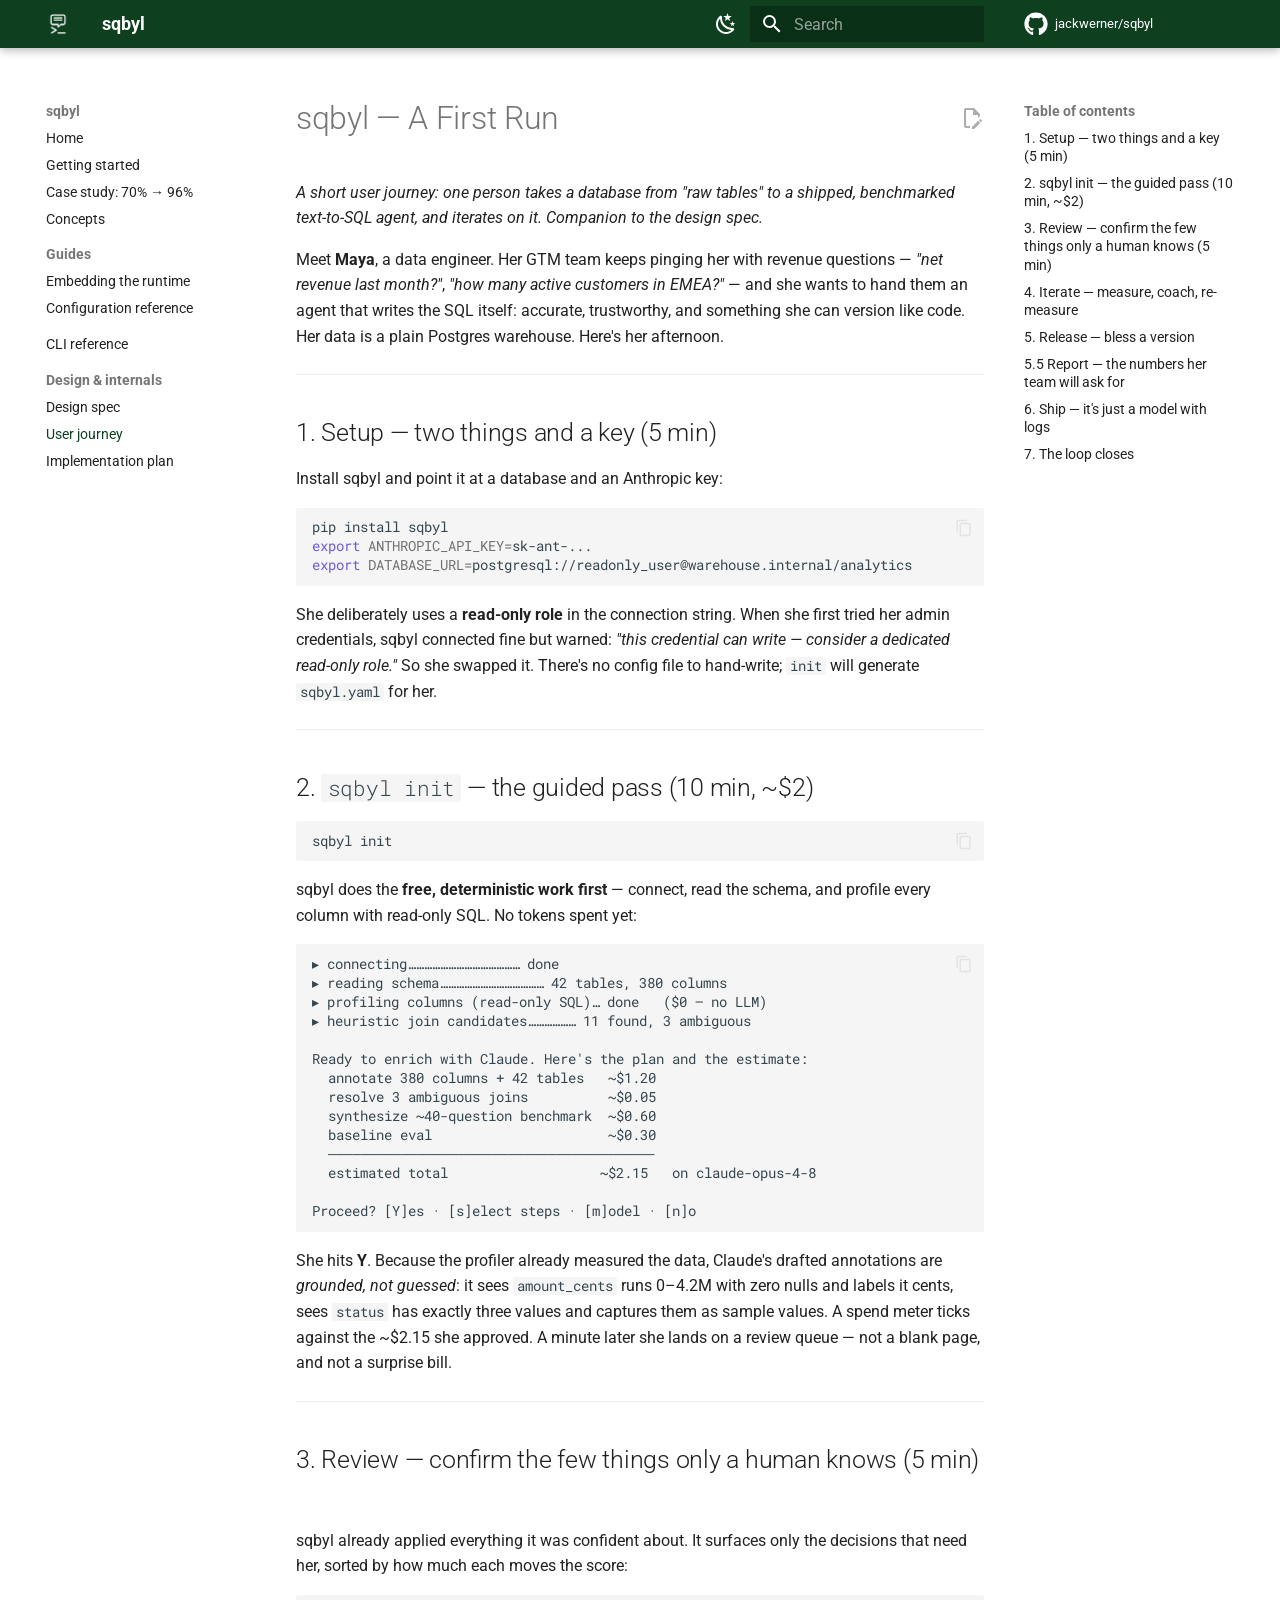
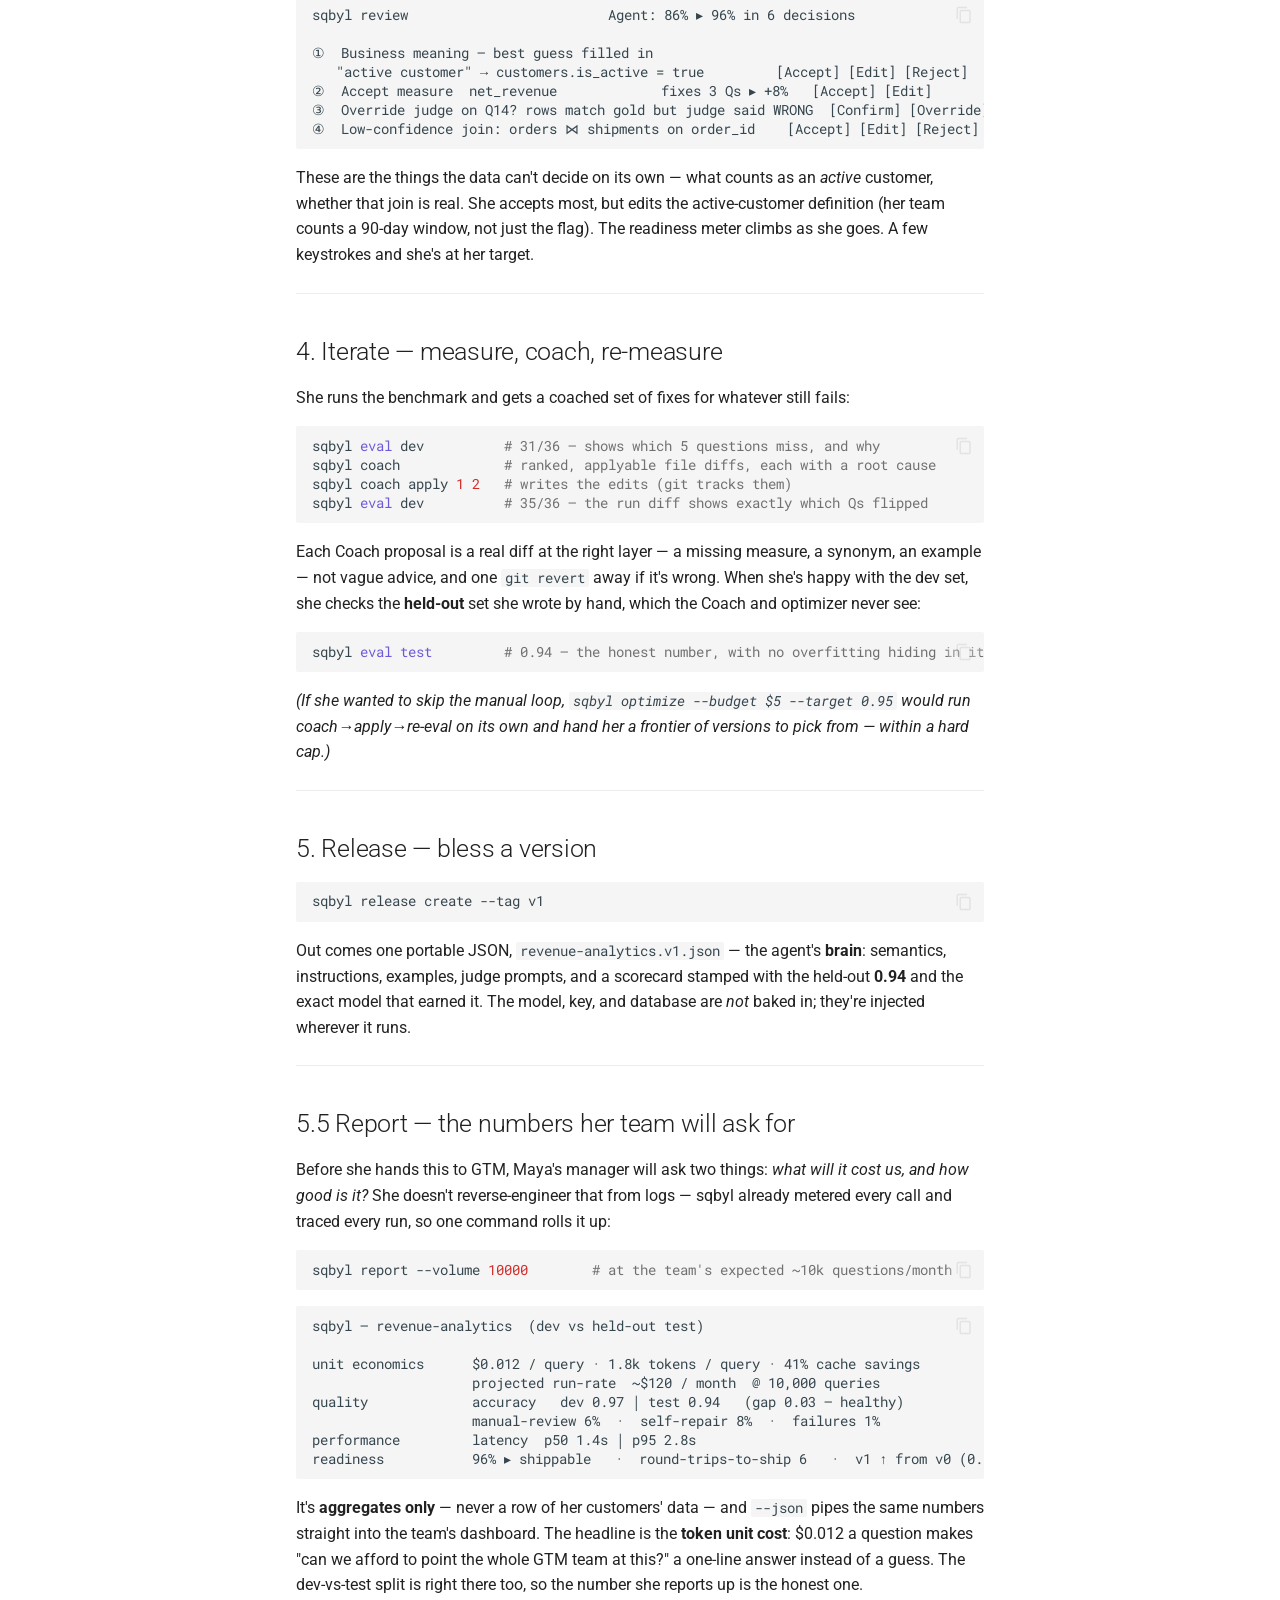
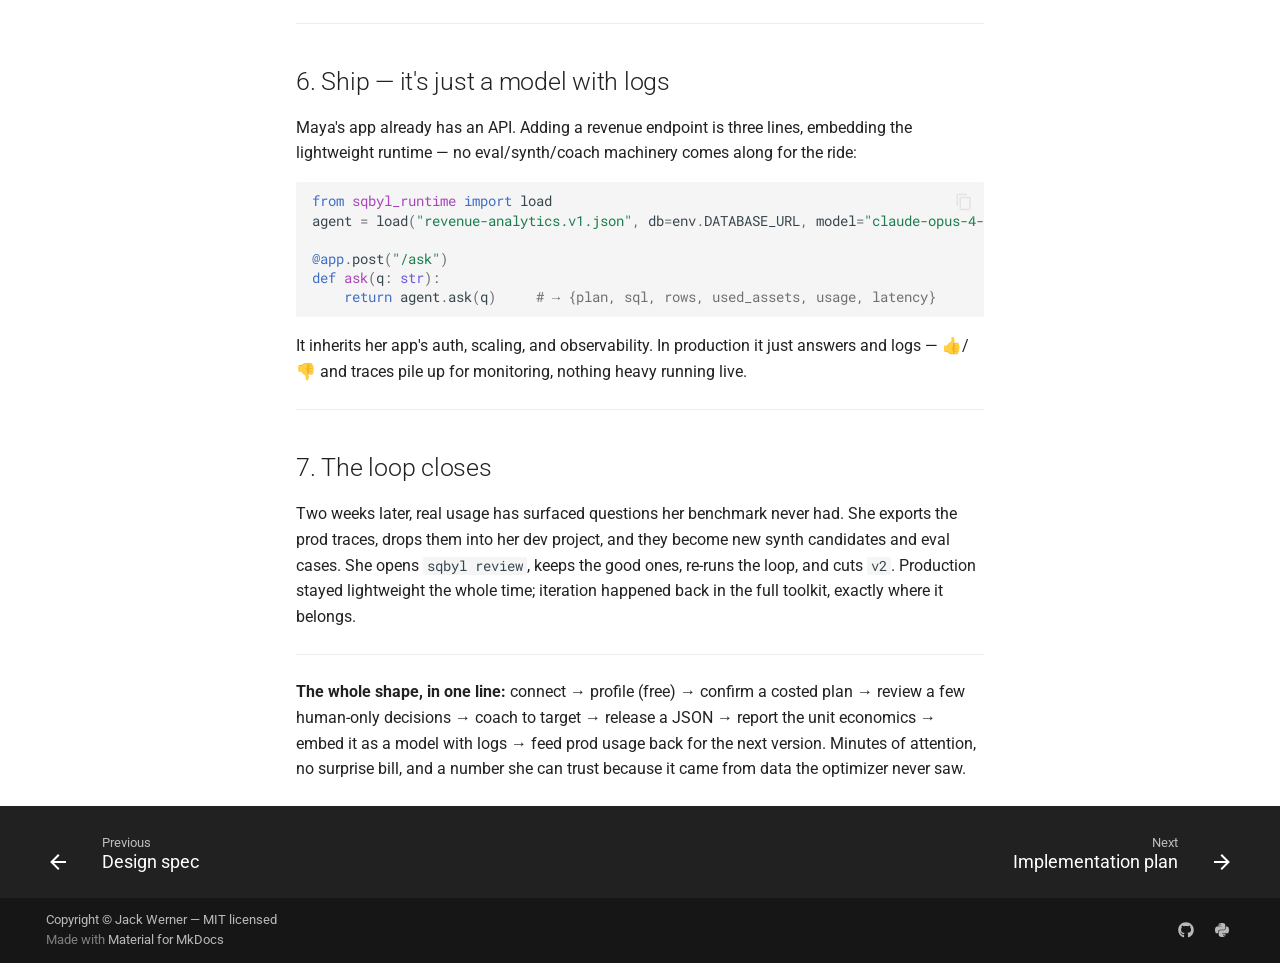
<file: sqbyl-user-journey/index.html>
<!doctype html>
<html lang="en" class="no-js">
  <head>
    
      <meta charset="utf-8">
      <meta name="viewport" content="width=device-width,initial-scale=1">
      
        <meta name="description" content="An open-source, LLM-powered toolkit for building, evaluating, and iterating on text-to-SQL agents over your own database.">
      
      
        <meta name="author" content="Jack Werner">
      
      
        <link rel="canonical" href="https://jackwerner.github.io/sqbyl/sqbyl-user-journey/">
      
      
        <link rel="prev" href="../sqbyl-design-spec/">
      
      
        <link rel="next" href="../sqbyl-implementation-plan/">
      
      
        
      
      
      <link rel="icon" href="../assets/sqbyl-icon.png">
      <meta name="generator" content="mkdocs-1.6.1, mkdocs-material-9.7.6">
    
    
      
        <title>User journey - sqbyl</title>
      
    
    
      <link rel="stylesheet" href="../assets/stylesheets/main.484c7ddc.min.css">
      
        
        <link rel="stylesheet" href="../assets/stylesheets/palette.ab4e12ef.min.css">
      
      


    
    
      
    
    
      
        
        
        <link rel="preconnect" href="https://fonts.gstatic.com" crossorigin>
        <link rel="stylesheet" href="https://fonts.googleapis.com/css?family=Roboto:300,300i,400,400i,700,700i%7CRoboto+Mono:400,400i,700,700i&display=fallback">
        <style>:root{--md-text-font:"Roboto";--md-code-font:"Roboto Mono"}</style>
      
    
    
      <link rel="stylesheet" href="../stylesheets/extra.css">
    
    <script>__md_scope=new URL("..",location),__md_hash=e=>[...e].reduce(((e,_)=>(e<<5)-e+_.charCodeAt(0)),0),__md_get=(e,_=localStorage,t=__md_scope)=>JSON.parse(_.getItem(t.pathname+"."+e)),__md_set=(e,_,t=localStorage,a=__md_scope)=>{try{t.setItem(a.pathname+"."+e,JSON.stringify(_))}catch(e){}}</script>
    
      

    
    
  
    
  
  
  
  <meta property="og:type" content="website">
  <meta property="og:site_name" content="sqbyl">
  <meta property="og:title" content="User journey · sqbyl">
  <meta property="og:description" content="An open-source, LLM-powered toolkit for building, evaluating, and iterating on text-to-SQL agents over your own database.">
  <meta property="og:url" content="https://jackwerner.github.io/sqbyl/sqbyl-user-journey/">
  <meta property="og:image" content="https://jackwerner.github.io/sqbyl/assets/sqbyl-logo-original.png">
  <meta name="twitter:card" content="summary_large_image">
  <meta name="twitter:title" content="User journey · sqbyl">
  <meta name="twitter:description" content="An open-source, LLM-powered toolkit for building, evaluating, and iterating on text-to-SQL agents over your own database.">
  <meta name="twitter:image" content="https://jackwerner.github.io/sqbyl/assets/sqbyl-logo-original.png">

  </head>
  
  
    
    
      
    
    
    
    
    <body dir="ltr" data-md-color-scheme="default" data-md-color-primary="custom" data-md-color-accent="custom">
  
    
    <input class="md-toggle" data-md-toggle="drawer" type="checkbox" id="__drawer" autocomplete="off">
    <input class="md-toggle" data-md-toggle="search" type="checkbox" id="__search" autocomplete="off">
    <label class="md-overlay" for="__drawer"></label>
    <div data-md-component="skip">
      
        
        <a href="#sqbyl-a-first-run" class="md-skip">
          Skip to content
        </a>
      
    </div>
    <div data-md-component="announce">
      
    </div>
    
    
      

  

<header class="md-header md-header--shadow" data-md-component="header">
  <nav class="md-header__inner md-grid" aria-label="Header">
    <a href=".." title="sqbyl" class="md-header__button md-logo" aria-label="sqbyl" data-md-component="logo">
      
  <img src="../assets/sqbyl-icon.png" alt="logo">

    </a>
    <label class="md-header__button md-icon" for="__drawer">
      
      <svg xmlns="http://www.w3.org/2000/svg" viewBox="0 0 24 24"><path d="M3 6h18v2H3zm0 5h18v2H3zm0 5h18v2H3z"/></svg>
    </label>
    <div class="md-header__title" data-md-component="header-title">
      <div class="md-header__ellipsis">
        <div class="md-header__topic">
          <span class="md-ellipsis">
            sqbyl
          </span>
        </div>
        <div class="md-header__topic" data-md-component="header-topic">
          <span class="md-ellipsis">
            
              User journey
            
          </span>
        </div>
      </div>
    </div>
    
      
        <form class="md-header__option" data-md-component="palette">
  
    
    
    
    <input class="md-option" data-md-color-media="(prefers-color-scheme: light)" data-md-color-scheme="default" data-md-color-primary="custom" data-md-color-accent="custom"  aria-label="Switch to dark mode"  type="radio" name="__palette" id="__palette_0">
    
      <label class="md-header__button md-icon" title="Switch to dark mode" for="__palette_1" hidden>
        <svg xmlns="http://www.w3.org/2000/svg" viewBox="0 0 24 24"><path d="m17.75 4.09-2.53 1.94.91 3.06-2.63-1.81-2.63 1.81.91-3.06-2.53-1.94L12.44 4l1.06-3 1.06 3zm3.5 6.91-1.64 1.25.59 1.98-1.7-1.17-1.7 1.17.59-1.98L15.75 11l2.06-.05L18.5 9l.69 1.95zm-2.28 4.95c.83-.08 1.72 1.1 1.19 1.85-.32.45-.66.87-1.08 1.27C15.17 23 8.84 23 4.94 19.07c-3.91-3.9-3.91-10.24 0-14.14.4-.4.82-.76 1.27-1.08.75-.53 1.93.36 1.85 1.19-.27 2.86.69 5.83 2.89 8.02a9.96 9.96 0 0 0 8.02 2.89m-1.64 2.02a12.08 12.08 0 0 1-7.8-3.47c-2.17-2.19-3.33-5-3.49-7.82-2.81 3.14-2.7 7.96.31 10.98 3.02 3.01 7.84 3.12 10.98.31"/></svg>
      </label>
    
  
    
    
    
    <input class="md-option" data-md-color-media="(prefers-color-scheme: dark)" data-md-color-scheme="slate" data-md-color-primary="custom" data-md-color-accent="custom"  aria-label="Switch to light mode"  type="radio" name="__palette" id="__palette_1">
    
      <label class="md-header__button md-icon" title="Switch to light mode" for="__palette_0" hidden>
        <svg xmlns="http://www.w3.org/2000/svg" viewBox="0 0 24 24"><path d="M12 7a5 5 0 0 1 5 5 5 5 0 0 1-5 5 5 5 0 0 1-5-5 5 5 0 0 1 5-5m0 2a3 3 0 0 0-3 3 3 3 0 0 0 3 3 3 3 0 0 0 3-3 3 3 0 0 0-3-3m0-7 2.39 3.42C13.65 5.15 12.84 5 12 5s-1.65.15-2.39.42zM3.34 7l4.16-.35A7.2 7.2 0 0 0 5.94 8.5c-.44.74-.69 1.5-.83 2.29zm.02 10 1.76-3.77a7.131 7.131 0 0 0 2.38 4.14zM20.65 7l-1.77 3.79a7.02 7.02 0 0 0-2.38-4.15zm-.01 10-4.14.36c.59-.51 1.12-1.14 1.54-1.86.42-.73.69-1.5.83-2.29zM12 22l-2.41-3.44c.74.27 1.55.44 2.41.44.82 0 1.63-.17 2.37-.44z"/></svg>
      </label>
    
  
</form>
      
    
    
      <script>var palette=__md_get("__palette");if(palette&&palette.color){if("(prefers-color-scheme)"===palette.color.media){var media=matchMedia("(prefers-color-scheme: light)"),input=document.querySelector(media.matches?"[data-md-color-media='(prefers-color-scheme: light)']":"[data-md-color-media='(prefers-color-scheme: dark)']");palette.color.media=input.getAttribute("data-md-color-media"),palette.color.scheme=input.getAttribute("data-md-color-scheme"),palette.color.primary=input.getAttribute("data-md-color-primary"),palette.color.accent=input.getAttribute("data-md-color-accent")}for(var[key,value]of Object.entries(palette.color))document.body.setAttribute("data-md-color-"+key,value)}</script>
    
    
    
      
      
        <label class="md-header__button md-icon" for="__search">
          
          <svg xmlns="http://www.w3.org/2000/svg" viewBox="0 0 24 24"><path d="M9.5 3A6.5 6.5 0 0 1 16 9.5c0 1.61-.59 3.09-1.56 4.23l.27.27h.79l5 5-1.5 1.5-5-5v-.79l-.27-.27A6.52 6.52 0 0 1 9.5 16 6.5 6.5 0 0 1 3 9.5 6.5 6.5 0 0 1 9.5 3m0 2C7 5 5 7 5 9.5S7 14 9.5 14 14 12 14 9.5 12 5 9.5 5"/></svg>
        </label>
        <div class="md-search" data-md-component="search" role="dialog">
  <label class="md-search__overlay" for="__search"></label>
  <div class="md-search__inner" role="search">
    <form class="md-search__form" name="search">
      <input type="text" class="md-search__input" name="query" aria-label="Search" placeholder="Search" autocapitalize="off" autocorrect="off" autocomplete="off" spellcheck="false" data-md-component="search-query" required>
      <label class="md-search__icon md-icon" for="__search">
        
        <svg xmlns="http://www.w3.org/2000/svg" viewBox="0 0 24 24"><path d="M9.5 3A6.5 6.5 0 0 1 16 9.5c0 1.61-.59 3.09-1.56 4.23l.27.27h.79l5 5-1.5 1.5-5-5v-.79l-.27-.27A6.52 6.52 0 0 1 9.5 16 6.5 6.5 0 0 1 3 9.5 6.5 6.5 0 0 1 9.5 3m0 2C7 5 5 7 5 9.5S7 14 9.5 14 14 12 14 9.5 12 5 9.5 5"/></svg>
        
        <svg xmlns="http://www.w3.org/2000/svg" viewBox="0 0 24 24"><path d="M20 11v2H8l5.5 5.5-1.42 1.42L4.16 12l7.92-7.92L13.5 5.5 8 11z"/></svg>
      </label>
      <nav class="md-search__options" aria-label="Search">
        
        <button type="reset" class="md-search__icon md-icon" title="Clear" aria-label="Clear" tabindex="-1">
          
          <svg xmlns="http://www.w3.org/2000/svg" viewBox="0 0 24 24"><path d="M19 6.41 17.59 5 12 10.59 6.41 5 5 6.41 10.59 12 5 17.59 6.41 19 12 13.41 17.59 19 19 17.59 13.41 12z"/></svg>
        </button>
      </nav>
      
        <div class="md-search__suggest" data-md-component="search-suggest"></div>
      
    </form>
    <div class="md-search__output">
      <div class="md-search__scrollwrap" tabindex="0" data-md-scrollfix>
        <div class="md-search-result" data-md-component="search-result">
          <div class="md-search-result__meta">
            Initializing search
          </div>
          <ol class="md-search-result__list" role="presentation"></ol>
        </div>
      </div>
    </div>
  </div>
</div>
      
    
    
      <div class="md-header__source">
        <a href="https://github.com/jackwerner/sqbyl" title="Go to repository" class="md-source" data-md-component="source">
  <div class="md-source__icon md-icon">
    
    <svg xmlns="http://www.w3.org/2000/svg" viewBox="0 0 512 512"><!--! Font Awesome Free 7.1.0 by @fontawesome - https://fontawesome.com License - https://fontawesome.com/license/free (Icons: CC BY 4.0, Fonts: SIL OFL 1.1, Code: MIT License) Copyright 2025 Fonticons, Inc.--><path d="M173.9 397.4c0 2-2.3 3.6-5.2 3.6-3.3.3-5.6-1.3-5.6-3.6 0-2 2.3-3.6 5.2-3.6 3-.3 5.6 1.3 5.6 3.6m-31.1-4.5c-.7 2 1.3 4.3 4.3 4.9 2.6 1 5.6 0 6.2-2s-1.3-4.3-4.3-5.2c-2.6-.7-5.5.3-6.2 2.3m44.2-1.7c-2.9.7-4.9 2.6-4.6 4.9.3 2 2.9 3.3 5.9 2.6 2.9-.7 4.9-2.6 4.6-4.6-.3-1.9-3-3.2-5.9-2.9M252.8 8C114.1 8 8 113.3 8 252c0 110.9 69.8 205.8 169.5 239.2 12.8 2.3 17.3-5.6 17.3-12.1 0-6.2-.3-40.4-.3-61.4 0 0-70 15-84.7-29.8 0 0-11.4-29.1-27.8-36.6 0 0-22.9-15.7 1.6-15.4 0 0 24.9 2 38.6 25.8 21.9 38.6 58.6 27.5 72.9 20.9 2.3-16 8.8-27.1 16-33.7-55.9-6.2-112.3-14.3-112.3-110.5 0-27.5 7.6-41.3 23.6-58.9-2.6-6.5-11.1-33.3 2.6-67.9 20.9-6.5 69 27 69 27 20-5.6 41.5-8.5 62.8-8.5s42.8 2.9 62.8 8.5c0 0 48.1-33.6 69-27 13.7 34.7 5.2 61.4 2.6 67.9 16 17.7 25.8 31.5 25.8 58.9 0 96.5-58.9 104.2-114.8 110.5 9.2 7.9 17 22.9 17 46.4 0 33.7-.3 75.4-.3 83.6 0 6.5 4.6 14.4 17.3 12.1C436.2 457.8 504 362.9 504 252 504 113.3 391.5 8 252.8 8M105.2 352.9c-1.3 1-1 3.3.7 5.2 1.6 1.6 3.9 2.3 5.2 1 1.3-1 1-3.3-.7-5.2-1.6-1.6-3.9-2.3-5.2-1m-10.8-8.1c-.7 1.3.3 2.9 2.3 3.9 1.6 1 3.6.7 4.3-.7.7-1.3-.3-2.9-2.3-3.9-2-.6-3.6-.3-4.3.7m32.4 35.6c-1.6 1.3-1 4.3 1.3 6.2 2.3 2.3 5.2 2.6 6.5 1 1.3-1.3.7-4.3-1.3-6.2-2.2-2.3-5.2-2.6-6.5-1m-11.4-14.7c-1.6 1-1.6 3.6 0 5.9s4.3 3.3 5.6 2.3c1.6-1.3 1.6-3.9 0-6.2-1.4-2.3-4-3.3-5.6-2"/></svg>
  </div>
  <div class="md-source__repository">
    jackwerner/sqbyl
  </div>
</a>
      </div>
    
  </nav>
  
</header>
    
    <div class="md-container" data-md-component="container">
      
      
        
          
        
      
      <main class="md-main" data-md-component="main">
        <div class="md-main__inner md-grid">
          
            
              
              <div class="md-sidebar md-sidebar--primary" data-md-component="sidebar" data-md-type="navigation" >
                <div class="md-sidebar__scrollwrap">
                  <div class="md-sidebar__inner">
                    



<nav class="md-nav md-nav--primary" aria-label="Navigation" data-md-level="0">
  <label class="md-nav__title" for="__drawer">
    <a href=".." title="sqbyl" class="md-nav__button md-logo" aria-label="sqbyl" data-md-component="logo">
      
  <img src="../assets/sqbyl-icon.png" alt="logo">

    </a>
    sqbyl
  </label>
  
    <div class="md-nav__source">
      <a href="https://github.com/jackwerner/sqbyl" title="Go to repository" class="md-source" data-md-component="source">
  <div class="md-source__icon md-icon">
    
    <svg xmlns="http://www.w3.org/2000/svg" viewBox="0 0 512 512"><!--! Font Awesome Free 7.1.0 by @fontawesome - https://fontawesome.com License - https://fontawesome.com/license/free (Icons: CC BY 4.0, Fonts: SIL OFL 1.1, Code: MIT License) Copyright 2025 Fonticons, Inc.--><path d="M173.9 397.4c0 2-2.3 3.6-5.2 3.6-3.3.3-5.6-1.3-5.6-3.6 0-2 2.3-3.6 5.2-3.6 3-.3 5.6 1.3 5.6 3.6m-31.1-4.5c-.7 2 1.3 4.3 4.3 4.9 2.6 1 5.6 0 6.2-2s-1.3-4.3-4.3-5.2c-2.6-.7-5.5.3-6.2 2.3m44.2-1.7c-2.9.7-4.9 2.6-4.6 4.9.3 2 2.9 3.3 5.9 2.6 2.9-.7 4.9-2.6 4.6-4.6-.3-1.9-3-3.2-5.9-2.9M252.8 8C114.1 8 8 113.3 8 252c0 110.9 69.8 205.8 169.5 239.2 12.8 2.3 17.3-5.6 17.3-12.1 0-6.2-.3-40.4-.3-61.4 0 0-70 15-84.7-29.8 0 0-11.4-29.1-27.8-36.6 0 0-22.9-15.7 1.6-15.4 0 0 24.9 2 38.6 25.8 21.9 38.6 58.6 27.5 72.9 20.9 2.3-16 8.8-27.1 16-33.7-55.9-6.2-112.3-14.3-112.3-110.5 0-27.5 7.6-41.3 23.6-58.9-2.6-6.5-11.1-33.3 2.6-67.9 20.9-6.5 69 27 69 27 20-5.6 41.5-8.5 62.8-8.5s42.8 2.9 62.8 8.5c0 0 48.1-33.6 69-27 13.7 34.7 5.2 61.4 2.6 67.9 16 17.7 25.8 31.5 25.8 58.9 0 96.5-58.9 104.2-114.8 110.5 9.2 7.9 17 22.9 17 46.4 0 33.7-.3 75.4-.3 83.6 0 6.5 4.6 14.4 17.3 12.1C436.2 457.8 504 362.9 504 252 504 113.3 391.5 8 252.8 8M105.2 352.9c-1.3 1-1 3.3.7 5.2 1.6 1.6 3.9 2.3 5.2 1 1.3-1 1-3.3-.7-5.2-1.6-1.6-3.9-2.3-5.2-1m-10.8-8.1c-.7 1.3.3 2.9 2.3 3.9 1.6 1 3.6.7 4.3-.7.7-1.3-.3-2.9-2.3-3.9-2-.6-3.6-.3-4.3.7m32.4 35.6c-1.6 1.3-1 4.3 1.3 6.2 2.3 2.3 5.2 2.6 6.5 1 1.3-1.3.7-4.3-1.3-6.2-2.2-2.3-5.2-2.6-6.5-1m-11.4-14.7c-1.6 1-1.6 3.6 0 5.9s4.3 3.3 5.6 2.3c1.6-1.3 1.6-3.9 0-6.2-1.4-2.3-4-3.3-5.6-2"/></svg>
  </div>
  <div class="md-source__repository">
    jackwerner/sqbyl
  </div>
</a>
    </div>
  
  <ul class="md-nav__list" data-md-scrollfix>
    
      
      
  
  
  
  
    <li class="md-nav__item">
      <a href=".." class="md-nav__link">
        
  
  
  <span class="md-ellipsis">
    
  
    Home
  

    
  </span>
  
  

      </a>
    </li>
  

    
      
      
  
  
  
  
    <li class="md-nav__item">
      <a href="../getting-started/" class="md-nav__link">
        
  
  
  <span class="md-ellipsis">
    
  
    Getting started
  

    
  </span>
  
  

      </a>
    </li>
  

    
      
      
  
  
  
  
    <li class="md-nav__item">
      <a href="../case-study/" class="md-nav__link">
        
  
  
  <span class="md-ellipsis">
    
  
    Case study: 70% → 96%
  

    
  </span>
  
  

      </a>
    </li>
  

    
      
      
  
  
  
  
    <li class="md-nav__item">
      <a href="../concepts/" class="md-nav__link">
        
  
  
  <span class="md-ellipsis">
    
  
    Concepts
  

    
  </span>
  
  

      </a>
    </li>
  

    
      
      
  
  
  
  
    
    
    
    
      
        
        
      
    
    
    <li class="md-nav__item md-nav__item--section md-nav__item--nested">
      
        
        
        <input class="md-nav__toggle md-toggle " type="checkbox" id="__nav_5" >
        
          
          <label class="md-nav__link" for="__nav_5" id="__nav_5_label" tabindex="">
            
  
  
  <span class="md-ellipsis">
    
  
    Guides
  

    
  </span>
  
  

            <span class="md-nav__icon md-icon"></span>
          </label>
        
        <nav class="md-nav" data-md-level="1" aria-labelledby="__nav_5_label" aria-expanded="false">
          <label class="md-nav__title" for="__nav_5">
            <span class="md-nav__icon md-icon"></span>
            
  
    Guides
  

          </label>
          <ul class="md-nav__list" data-md-scrollfix>
            
              
                
  
  
  
  
    <li class="md-nav__item">
      <a href="../guides/embedding/" class="md-nav__link">
        
  
  
  <span class="md-ellipsis">
    
  
    Embedding the runtime
  

    
  </span>
  
  

      </a>
    </li>
  

              
            
              
                
  
  
  
  
    <li class="md-nav__item">
      <a href="../guides/configuration/" class="md-nav__link">
        
  
  
  <span class="md-ellipsis">
    
  
    Configuration reference
  

    
  </span>
  
  

      </a>
    </li>
  

              
            
          </ul>
        </nav>
      
    </li>
  

    
      
      
  
  
  
  
    <li class="md-nav__item">
      <a href="../cli/" class="md-nav__link">
        
  
  
  <span class="md-ellipsis">
    
  
    CLI reference
  

    
  </span>
  
  

      </a>
    </li>
  

    
      
      
  
  
    
  
  
  
    
    
    
    
      
        
        
      
    
    
    <li class="md-nav__item md-nav__item--active md-nav__item--section md-nav__item--nested">
      
        
        
        <input class="md-nav__toggle md-toggle " type="checkbox" id="__nav_7" checked>
        
          
          <label class="md-nav__link" for="__nav_7" id="__nav_7_label" tabindex="">
            
  
  
  <span class="md-ellipsis">
    
  
    Design &amp; internals
  

    
  </span>
  
  

            <span class="md-nav__icon md-icon"></span>
          </label>
        
        <nav class="md-nav" data-md-level="1" aria-labelledby="__nav_7_label" aria-expanded="true">
          <label class="md-nav__title" for="__nav_7">
            <span class="md-nav__icon md-icon"></span>
            
  
    Design &amp; internals
  

          </label>
          <ul class="md-nav__list" data-md-scrollfix>
            
              
                
  
  
  
  
    <li class="md-nav__item">
      <a href="../sqbyl-design-spec/" class="md-nav__link">
        
  
  
  <span class="md-ellipsis">
    
  
    Design spec
  

    
  </span>
  
  

      </a>
    </li>
  

              
            
              
                
  
  
    
  
  
  
    <li class="md-nav__item md-nav__item--active">
      
      <input class="md-nav__toggle md-toggle" type="checkbox" id="__toc">
      
      
        
      
      
        <label class="md-nav__link md-nav__link--active" for="__toc">
          
  
  
  <span class="md-ellipsis">
    
  
    User journey
  

    
  </span>
  
  

          <span class="md-nav__icon md-icon"></span>
        </label>
      
      <a href="./" class="md-nav__link md-nav__link--active">
        
  
  
  <span class="md-ellipsis">
    
  
    User journey
  

    
  </span>
  
  

      </a>
      
        

<nav class="md-nav md-nav--secondary" aria-label="Table of contents">
  
  
  
    
  
  
    <label class="md-nav__title" for="__toc">
      <span class="md-nav__icon md-icon"></span>
      Table of contents
    </label>
    <ul class="md-nav__list" data-md-component="toc" data-md-scrollfix>
      
        <li class="md-nav__item">
  <a href="#1-setup-two-things-and-a-key-5-min" class="md-nav__link">
    <span class="md-ellipsis">
      
        1. Setup — two things and a key (5 min)
      
    </span>
  </a>
  
</li>
      
        <li class="md-nav__item">
  <a href="#2-sqbyl-init-the-guided-pass-10-min-2" class="md-nav__link">
    <span class="md-ellipsis">
      
        2. sqbyl init — the guided pass (10 min, ~$2)
      
    </span>
  </a>
  
</li>
      
        <li class="md-nav__item">
  <a href="#3-review-confirm-the-few-things-only-a-human-knows-5-min" class="md-nav__link">
    <span class="md-ellipsis">
      
        3. Review — confirm the few things only a human knows (5 min)
      
    </span>
  </a>
  
</li>
      
        <li class="md-nav__item">
  <a href="#4-iterate-measure-coach-re-measure" class="md-nav__link">
    <span class="md-ellipsis">
      
        4. Iterate — measure, coach, re-measure
      
    </span>
  </a>
  
</li>
      
        <li class="md-nav__item">
  <a href="#5-release-bless-a-version" class="md-nav__link">
    <span class="md-ellipsis">
      
        5. Release — bless a version
      
    </span>
  </a>
  
</li>
      
        <li class="md-nav__item">
  <a href="#55-report-the-numbers-her-team-will-ask-for" class="md-nav__link">
    <span class="md-ellipsis">
      
        5.5 Report — the numbers her team will ask for
      
    </span>
  </a>
  
</li>
      
        <li class="md-nav__item">
  <a href="#6-ship-its-just-a-model-with-logs" class="md-nav__link">
    <span class="md-ellipsis">
      
        6. Ship — it's just a model with logs
      
    </span>
  </a>
  
</li>
      
        <li class="md-nav__item">
  <a href="#7-the-loop-closes" class="md-nav__link">
    <span class="md-ellipsis">
      
        7. The loop closes
      
    </span>
  </a>
  
</li>
      
    </ul>
  
</nav>
      
    </li>
  

              
            
              
                
  
  
  
  
    <li class="md-nav__item">
      <a href="../sqbyl-implementation-plan/" class="md-nav__link">
        
  
  
  <span class="md-ellipsis">
    
  
    Implementation plan
  

    
  </span>
  
  

      </a>
    </li>
  

              
            
          </ul>
        </nav>
      
    </li>
  

    
  </ul>
</nav>
                  </div>
                </div>
              </div>
            
            
              
              <div class="md-sidebar md-sidebar--secondary" data-md-component="sidebar" data-md-type="toc" >
                <div class="md-sidebar__scrollwrap">
                  <div class="md-sidebar__inner">
                    

<nav class="md-nav md-nav--secondary" aria-label="Table of contents">
  
  
  
    
  
  
    <label class="md-nav__title" for="__toc">
      <span class="md-nav__icon md-icon"></span>
      Table of contents
    </label>
    <ul class="md-nav__list" data-md-component="toc" data-md-scrollfix>
      
        <li class="md-nav__item">
  <a href="#1-setup-two-things-and-a-key-5-min" class="md-nav__link">
    <span class="md-ellipsis">
      
        1. Setup — two things and a key (5 min)
      
    </span>
  </a>
  
</li>
      
        <li class="md-nav__item">
  <a href="#2-sqbyl-init-the-guided-pass-10-min-2" class="md-nav__link">
    <span class="md-ellipsis">
      
        2. sqbyl init — the guided pass (10 min, ~$2)
      
    </span>
  </a>
  
</li>
      
        <li class="md-nav__item">
  <a href="#3-review-confirm-the-few-things-only-a-human-knows-5-min" class="md-nav__link">
    <span class="md-ellipsis">
      
        3. Review — confirm the few things only a human knows (5 min)
      
    </span>
  </a>
  
</li>
      
        <li class="md-nav__item">
  <a href="#4-iterate-measure-coach-re-measure" class="md-nav__link">
    <span class="md-ellipsis">
      
        4. Iterate — measure, coach, re-measure
      
    </span>
  </a>
  
</li>
      
        <li class="md-nav__item">
  <a href="#5-release-bless-a-version" class="md-nav__link">
    <span class="md-ellipsis">
      
        5. Release — bless a version
      
    </span>
  </a>
  
</li>
      
        <li class="md-nav__item">
  <a href="#55-report-the-numbers-her-team-will-ask-for" class="md-nav__link">
    <span class="md-ellipsis">
      
        5.5 Report — the numbers her team will ask for
      
    </span>
  </a>
  
</li>
      
        <li class="md-nav__item">
  <a href="#6-ship-its-just-a-model-with-logs" class="md-nav__link">
    <span class="md-ellipsis">
      
        6. Ship — it's just a model with logs
      
    </span>
  </a>
  
</li>
      
        <li class="md-nav__item">
  <a href="#7-the-loop-closes" class="md-nav__link">
    <span class="md-ellipsis">
      
        7. The loop closes
      
    </span>
  </a>
  
</li>
      
    </ul>
  
</nav>
                  </div>
                </div>
              </div>
            
          
          
            <div class="md-content" data-md-component="content">
              
              <article class="md-content__inner md-typeset">
                
                  


  
    <a href="https://github.com/jackwerner/sqbyl/edit/main/docs/sqbyl-user-journey.md" title="Edit this page" class="md-content__button md-icon" rel="edit">
      
      <svg xmlns="http://www.w3.org/2000/svg" viewBox="0 0 24 24"><path d="M10 20H6V4h7v5h5v3.1l2-2V8l-6-6H6c-1.1 0-2 .9-2 2v16c0 1.1.9 2 2 2h4zm10.2-7c.1 0 .3.1.4.2l1.3 1.3c.2.2.2.6 0 .8l-1 1-2.1-2.1 1-1c.1-.1.2-.2.4-.2m0 3.9L14.1 23H12v-2.1l6.1-6.1z"/></svg>
    </a>
  
  


<h1 id="sqbyl-a-first-run">sqbyl — A First Run<a class="headerlink" href="#sqbyl-a-first-run" title="Permanent link">&para;</a></h1>
<p><em>A short user journey: one person takes a database from "raw tables" to a shipped, benchmarked text-to-SQL agent, and iterates on it. Companion to the design spec.</em></p>
<p>Meet <strong>Maya</strong>, a data engineer. Her GTM team keeps pinging her with revenue questions — <em>"net revenue last month?"</em>, <em>"how many active customers in EMEA?"</em> — and she wants to hand them an agent that writes the SQL itself: accurate, trustworthy, and something she can version like code. Her data is a plain Postgres warehouse. Here's her afternoon.</p>
<hr />
<h2 id="1-setup-two-things-and-a-key-5-min">1. Setup — two things and a key (5 min)<a class="headerlink" href="#1-setup-two-things-and-a-key-5-min" title="Permanent link">&para;</a></h2>
<p>Install sqbyl and point it at a database and an Anthropic key:</p>
<div class="highlight"><pre><span></span><code><a id="__codelineno-0-1" name="__codelineno-0-1" href="#__codelineno-0-1"></a>pip<span class="w"> </span>install<span class="w"> </span>sqbyl
<a id="__codelineno-0-2" name="__codelineno-0-2" href="#__codelineno-0-2"></a><span class="nb">export</span><span class="w"> </span><span class="nv">ANTHROPIC_API_KEY</span><span class="o">=</span>sk-ant-...
<a id="__codelineno-0-3" name="__codelineno-0-3" href="#__codelineno-0-3"></a><span class="nb">export</span><span class="w"> </span><span class="nv">DATABASE_URL</span><span class="o">=</span>postgresql://readonly_user@warehouse.internal/analytics
</code></pre></div>
<p>She deliberately uses a <strong>read-only role</strong> in the connection string. When she first tried her admin credentials, sqbyl connected fine but warned: <em>"this credential can write — consider a dedicated read-only role."</em> So she swapped it. There's no config file to hand-write; <code>init</code> will generate <code>sqbyl.yaml</code> for her.</p>
<hr />
<h2 id="2-sqbyl-init-the-guided-pass-10-min-2">2. <code>sqbyl init</code> — the guided pass (10 min, ~$2)<a class="headerlink" href="#2-sqbyl-init-the-guided-pass-10-min-2" title="Permanent link">&para;</a></h2>
<div class="highlight"><pre><span></span><code><a id="__codelineno-1-1" name="__codelineno-1-1" href="#__codelineno-1-1"></a>sqbyl<span class="w"> </span>init
</code></pre></div>
<p>sqbyl does the <strong>free, deterministic work first</strong> — connect, read the schema, and profile every column with read-only SQL. No tokens spent yet:</p>
<div class="highlight"><pre><span></span><code><a id="__codelineno-2-1" name="__codelineno-2-1" href="#__codelineno-2-1"></a>▸ connecting…………………………………… done
<a id="__codelineno-2-2" name="__codelineno-2-2" href="#__codelineno-2-2"></a>▸ reading schema………………………………… 42 tables, 380 columns
<a id="__codelineno-2-3" name="__codelineno-2-3" href="#__codelineno-2-3"></a>▸ profiling columns (read-only SQL)… done   ($0 — no LLM)
<a id="__codelineno-2-4" name="__codelineno-2-4" href="#__codelineno-2-4"></a>▸ heuristic join candidates……………… 11 found, 3 ambiguous
<a id="__codelineno-2-5" name="__codelineno-2-5" href="#__codelineno-2-5"></a>
<a id="__codelineno-2-6" name="__codelineno-2-6" href="#__codelineno-2-6"></a>Ready to enrich with Claude. Here&#39;s the plan and the estimate:
<a id="__codelineno-2-7" name="__codelineno-2-7" href="#__codelineno-2-7"></a>  annotate 380 columns + 42 tables   ~$1.20
<a id="__codelineno-2-8" name="__codelineno-2-8" href="#__codelineno-2-8"></a>  resolve 3 ambiguous joins          ~$0.05
<a id="__codelineno-2-9" name="__codelineno-2-9" href="#__codelineno-2-9"></a>  synthesize ~40-question benchmark  ~$0.60
<a id="__codelineno-2-10" name="__codelineno-2-10" href="#__codelineno-2-10"></a>  baseline eval                      ~$0.30
<a id="__codelineno-2-11" name="__codelineno-2-11" href="#__codelineno-2-11"></a>  ────────────────────────────────────────
<a id="__codelineno-2-12" name="__codelineno-2-12" href="#__codelineno-2-12"></a>  estimated total                   ~$2.15   on claude-opus-4-8
<a id="__codelineno-2-13" name="__codelineno-2-13" href="#__codelineno-2-13"></a>
<a id="__codelineno-2-14" name="__codelineno-2-14" href="#__codelineno-2-14"></a>Proceed? [Y]es · [s]elect steps · [m]odel · [n]o
</code></pre></div>
<p>She hits <strong>Y</strong>. Because the profiler already measured the data, Claude's drafted annotations are <em>grounded, not guessed</em>: it sees <code>amount_cents</code> runs 0–4.2M with zero nulls and labels it cents, sees <code>status</code> has exactly three values and captures them as sample values. A spend meter ticks against the ~$2.15 she approved. A minute later she lands on a review queue — not a blank page, and not a surprise bill.</p>
<hr />
<h2 id="3-review-confirm-the-few-things-only-a-human-knows-5-min">3. Review — confirm the few things only a human knows (5 min)<a class="headerlink" href="#3-review-confirm-the-few-things-only-a-human-knows-5-min" title="Permanent link">&para;</a></h2>
<p>sqbyl already applied everything it was confident about. It surfaces only the decisions that need her, sorted by how much each moves the score:</p>
<div class="highlight"><pre><span></span><code><a id="__codelineno-3-1" name="__codelineno-3-1" href="#__codelineno-3-1"></a>sqbyl review                         Agent: 86% ▸ 96% in 6 decisions
<a id="__codelineno-3-2" name="__codelineno-3-2" href="#__codelineno-3-2"></a>
<a id="__codelineno-3-3" name="__codelineno-3-3" href="#__codelineno-3-3"></a>①  Business meaning — best guess filled in
<a id="__codelineno-3-4" name="__codelineno-3-4" href="#__codelineno-3-4"></a>   &quot;active customer&quot; → customers.is_active = true         [Accept] [Edit] [Reject]
<a id="__codelineno-3-5" name="__codelineno-3-5" href="#__codelineno-3-5"></a>②  Accept measure  net_revenue             fixes 3 Qs ▸ +8%   [Accept] [Edit]
<a id="__codelineno-3-6" name="__codelineno-3-6" href="#__codelineno-3-6"></a>③  Override judge on Q14? rows match gold but judge said WRONG  [Confirm] [Override]
<a id="__codelineno-3-7" name="__codelineno-3-7" href="#__codelineno-3-7"></a>④  Low-confidence join: orders ⋈ shipments on order_id    [Accept] [Edit] [Reject]
</code></pre></div>
<p>These are the things the data can't decide on its own — what counts as an <em>active</em> customer, whether that join is real. She accepts most, but edits the active-customer definition (her team counts a 90-day window, not just the flag). The readiness meter climbs as she goes. A few keystrokes and she's at her target.</p>
<hr />
<h2 id="4-iterate-measure-coach-re-measure">4. Iterate — measure, coach, re-measure<a class="headerlink" href="#4-iterate-measure-coach-re-measure" title="Permanent link">&para;</a></h2>
<p>She runs the benchmark and gets a coached set of fixes for whatever still fails:</p>
<div class="highlight"><pre><span></span><code><a id="__codelineno-4-1" name="__codelineno-4-1" href="#__codelineno-4-1"></a>sqbyl<span class="w"> </span><span class="nb">eval</span><span class="w"> </span>dev<span class="w">          </span><span class="c1"># 31/36 — shows which 5 questions miss, and why</span>
<a id="__codelineno-4-2" name="__codelineno-4-2" href="#__codelineno-4-2"></a>sqbyl<span class="w"> </span>coach<span class="w">             </span><span class="c1"># ranked, applyable file diffs, each with a root cause</span>
<a id="__codelineno-4-3" name="__codelineno-4-3" href="#__codelineno-4-3"></a>sqbyl<span class="w"> </span>coach<span class="w"> </span>apply<span class="w"> </span><span class="m">1</span><span class="w"> </span><span class="m">2</span><span class="w">   </span><span class="c1"># writes the edits (git tracks them)</span>
<a id="__codelineno-4-4" name="__codelineno-4-4" href="#__codelineno-4-4"></a>sqbyl<span class="w"> </span><span class="nb">eval</span><span class="w"> </span>dev<span class="w">          </span><span class="c1"># 35/36 — the run diff shows exactly which Qs flipped</span>
</code></pre></div>
<p>Each Coach proposal is a real diff at the right layer — a missing measure, a synonym, an example — not vague advice, and one <code>git revert</code> away if it's wrong. When she's happy with the dev set, she checks the <strong>held-out</strong> set she wrote by hand, which the Coach and optimizer never see:</p>
<div class="highlight"><pre><span></span><code><a id="__codelineno-5-1" name="__codelineno-5-1" href="#__codelineno-5-1"></a>sqbyl<span class="w"> </span><span class="nb">eval</span><span class="w"> </span><span class="nb">test</span><span class="w">         </span><span class="c1"># 0.94 — the honest number, with no overfitting hiding in it</span>
</code></pre></div>
<p><em>(If she wanted to skip the manual loop, <code>sqbyl optimize --budget $5 --target 0.95</code> would run coach→apply→re-eval on its own and hand her a frontier of versions to pick from — within a hard cap.)</em></p>
<hr />
<h2 id="5-release-bless-a-version">5. Release — bless a version<a class="headerlink" href="#5-release-bless-a-version" title="Permanent link">&para;</a></h2>
<div class="highlight"><pre><span></span><code><a id="__codelineno-6-1" name="__codelineno-6-1" href="#__codelineno-6-1"></a>sqbyl<span class="w"> </span>release<span class="w"> </span>create<span class="w"> </span>--tag<span class="w"> </span>v1
</code></pre></div>
<p>Out comes one portable JSON, <code>revenue-analytics.v1.json</code> — the agent's <strong>brain</strong>: semantics, instructions, examples, judge prompts, and a scorecard stamped with the held-out <strong>0.94</strong> and the exact model that earned it. The model, key, and database are <em>not</em> baked in; they're injected wherever it runs.</p>
<hr />
<h2 id="55-report-the-numbers-her-team-will-ask-for">5.5 Report — the numbers her team will ask for<a class="headerlink" href="#55-report-the-numbers-her-team-will-ask-for" title="Permanent link">&para;</a></h2>
<p>Before she hands this to GTM, Maya's manager will ask two things: <em>what will it cost us, and how good is it?</em> She doesn't reverse-engineer that from logs — sqbyl already metered every call and traced every run, so one command rolls it up:</p>
<div class="highlight"><pre><span></span><code><a id="__codelineno-7-1" name="__codelineno-7-1" href="#__codelineno-7-1"></a>sqbyl<span class="w"> </span>report<span class="w"> </span>--volume<span class="w"> </span><span class="m">10000</span><span class="w">        </span><span class="c1"># at the team&#39;s expected ~10k questions/month</span>
</code></pre></div>
<div class="highlight"><pre><span></span><code><a id="__codelineno-8-1" name="__codelineno-8-1" href="#__codelineno-8-1"></a>sqbyl — revenue-analytics  (dev vs held-out test)
<a id="__codelineno-8-2" name="__codelineno-8-2" href="#__codelineno-8-2"></a>
<a id="__codelineno-8-3" name="__codelineno-8-3" href="#__codelineno-8-3"></a>unit economics      $0.012 / query · 1.8k tokens / query · 41% cache savings
<a id="__codelineno-8-4" name="__codelineno-8-4" href="#__codelineno-8-4"></a>                    projected run-rate  ~$120 / month  @ 10,000 queries
<a id="__codelineno-8-5" name="__codelineno-8-5" href="#__codelineno-8-5"></a>quality             accuracy   dev 0.97 │ test 0.94   (gap 0.03 — healthy)
<a id="__codelineno-8-6" name="__codelineno-8-6" href="#__codelineno-8-6"></a>                    manual-review 6%  ·  self-repair 8%  ·  failures 1%
<a id="__codelineno-8-7" name="__codelineno-8-7" href="#__codelineno-8-7"></a>performance         latency  p50 1.4s │ p95 2.8s
<a id="__codelineno-8-8" name="__codelineno-8-8" href="#__codelineno-8-8"></a>readiness           96% ▸ shippable   ·  round-trips-to-ship 6   ·  v1 ↑ from v0 (0.86)
</code></pre></div>
<p>It's <strong>aggregates only</strong> — never a row of her customers' data — and <code>--json</code> pipes the same numbers straight into the team's dashboard. The headline is the <strong>token unit cost</strong>: $0.012 a question makes "can we afford to point the whole GTM team at this?" a one-line answer instead of a guess. The dev-vs-test split is right there too, so the number she reports up is the honest one.</p>
<hr />
<h2 id="6-ship-its-just-a-model-with-logs">6. Ship — it's just a model with logs<a class="headerlink" href="#6-ship-its-just-a-model-with-logs" title="Permanent link">&para;</a></h2>
<p>Maya's app already has an API. Adding a revenue endpoint is three lines, embedding the lightweight runtime — no eval/synth/coach machinery comes along for the ride:</p>
<div class="highlight"><pre><span></span><code><a id="__codelineno-9-1" name="__codelineno-9-1" href="#__codelineno-9-1"></a><span class="kn">from</span><span class="w"> </span><span class="nn">sqbyl_runtime</span><span class="w"> </span><span class="kn">import</span> <span class="n">load</span>
<a id="__codelineno-9-2" name="__codelineno-9-2" href="#__codelineno-9-2"></a><span class="n">agent</span> <span class="o">=</span> <span class="n">load</span><span class="p">(</span><span class="s2">&quot;revenue-analytics.v1.json&quot;</span><span class="p">,</span> <span class="n">db</span><span class="o">=</span><span class="n">env</span><span class="o">.</span><span class="n">DATABASE_URL</span><span class="p">,</span> <span class="n">model</span><span class="o">=</span><span class="s2">&quot;claude-opus-4-8&quot;</span><span class="p">)</span>
<a id="__codelineno-9-3" name="__codelineno-9-3" href="#__codelineno-9-3"></a>
<a id="__codelineno-9-4" name="__codelineno-9-4" href="#__codelineno-9-4"></a><span class="nd">@app</span><span class="o">.</span><span class="n">post</span><span class="p">(</span><span class="s2">&quot;/ask&quot;</span><span class="p">)</span>
<a id="__codelineno-9-5" name="__codelineno-9-5" href="#__codelineno-9-5"></a><span class="k">def</span><span class="w"> </span><span class="nf">ask</span><span class="p">(</span><span class="n">q</span><span class="p">:</span> <span class="nb">str</span><span class="p">):</span>
<a id="__codelineno-9-6" name="__codelineno-9-6" href="#__codelineno-9-6"></a>    <span class="k">return</span> <span class="n">agent</span><span class="o">.</span><span class="n">ask</span><span class="p">(</span><span class="n">q</span><span class="p">)</span>     <span class="c1"># → {plan, sql, rows, used_assets, usage, latency}</span>
</code></pre></div>
<p>It inherits her app's auth, scaling, and observability. In production it just answers and logs — 👍/👎 and traces pile up for monitoring, nothing heavy running live.</p>
<hr />
<h2 id="7-the-loop-closes">7. The loop closes<a class="headerlink" href="#7-the-loop-closes" title="Permanent link">&para;</a></h2>
<p>Two weeks later, real usage has surfaced questions her benchmark never had. She exports the prod traces, drops them into her dev project, and they become new synth candidates and eval cases. She opens <code>sqbyl review</code>, keeps the good ones, re-runs the loop, and cuts <code>v2</code>. Production stayed lightweight the whole time; iteration happened back in the full toolkit, exactly where it belongs.</p>
<hr />
<p><strong>The whole shape, in one line:</strong> connect → profile (free) → confirm a costed plan → review a few human-only decisions → coach to target → release a JSON → report the unit economics → embed it as a model with logs → feed prod usage back for the next version. Minutes of attention, no surprise bill, and a number she can trust because it came from data the optimizer never saw.</p>












                
              </article>
            </div>
          
          
<script>var target=document.getElementById(location.hash.slice(1));target&&target.name&&(target.checked=target.name.startsWith("__tabbed_"))</script>
        </div>
        
          <button type="button" class="md-top md-icon" data-md-component="top" hidden>
  
  <svg xmlns="http://www.w3.org/2000/svg" viewBox="0 0 24 24"><path d="M13 20h-2V8l-5.5 5.5-1.42-1.42L12 4.16l7.92 7.92-1.42 1.42L13 8z"/></svg>
  Back to top
</button>
        
      </main>
      
        <footer class="md-footer">
  
    
      
      <nav class="md-footer__inner md-grid" aria-label="Footer" >
        
          
          <a href="../sqbyl-design-spec/" class="md-footer__link md-footer__link--prev" aria-label="Previous: Design spec">
            <div class="md-footer__button md-icon">
              
              <svg xmlns="http://www.w3.org/2000/svg" viewBox="0 0 24 24"><path d="M20 11v2H8l5.5 5.5-1.42 1.42L4.16 12l7.92-7.92L13.5 5.5 8 11z"/></svg>
            </div>
            <div class="md-footer__title">
              <span class="md-footer__direction">
                Previous
              </span>
              <div class="md-ellipsis">
                Design spec
              </div>
            </div>
          </a>
        
        
          
          <a href="../sqbyl-implementation-plan/" class="md-footer__link md-footer__link--next" aria-label="Next: Implementation plan">
            <div class="md-footer__title">
              <span class="md-footer__direction">
                Next
              </span>
              <div class="md-ellipsis">
                Implementation plan
              </div>
            </div>
            <div class="md-footer__button md-icon">
              
              <svg xmlns="http://www.w3.org/2000/svg" viewBox="0 0 24 24"><path d="M4 11v2h12l-5.5 5.5 1.42 1.42L19.84 12l-7.92-7.92L10.5 5.5 16 11z"/></svg>
            </div>
          </a>
        
      </nav>
    
  
  <div class="md-footer-meta md-typeset">
    <div class="md-footer-meta__inner md-grid">
      <div class="md-copyright">
  
    <div class="md-copyright__highlight">
      Copyright &copy; Jack Werner — MIT licensed
    </div>
  
  
    Made with
    <a href="https://squidfunk.github.io/mkdocs-material/" target="_blank" rel="noopener">
      Material for MkDocs
    </a>
  
</div>
      
        
<div class="md-social">
  
    
    
    
    
      
      
    
    <a href="https://github.com/jackwerner/sqbyl" target="_blank" rel="noopener" title="github.com" class="md-social__link">
      <svg xmlns="http://www.w3.org/2000/svg" viewBox="0 0 512 512"><!--! Font Awesome Free 7.1.0 by @fontawesome - https://fontawesome.com License - https://fontawesome.com/license/free (Icons: CC BY 4.0, Fonts: SIL OFL 1.1, Code: MIT License) Copyright 2025 Fonticons, Inc.--><path d="M173.9 397.4c0 2-2.3 3.6-5.2 3.6-3.3.3-5.6-1.3-5.6-3.6 0-2 2.3-3.6 5.2-3.6 3-.3 5.6 1.3 5.6 3.6m-31.1-4.5c-.7 2 1.3 4.3 4.3 4.9 2.6 1 5.6 0 6.2-2s-1.3-4.3-4.3-5.2c-2.6-.7-5.5.3-6.2 2.3m44.2-1.7c-2.9.7-4.9 2.6-4.6 4.9.3 2 2.9 3.3 5.9 2.6 2.9-.7 4.9-2.6 4.6-4.6-.3-1.9-3-3.2-5.9-2.9M252.8 8C114.1 8 8 113.3 8 252c0 110.9 69.8 205.8 169.5 239.2 12.8 2.3 17.3-5.6 17.3-12.1 0-6.2-.3-40.4-.3-61.4 0 0-70 15-84.7-29.8 0 0-11.4-29.1-27.8-36.6 0 0-22.9-15.7 1.6-15.4 0 0 24.9 2 38.6 25.8 21.9 38.6 58.6 27.5 72.9 20.9 2.3-16 8.8-27.1 16-33.7-55.9-6.2-112.3-14.3-112.3-110.5 0-27.5 7.6-41.3 23.6-58.9-2.6-6.5-11.1-33.3 2.6-67.9 20.9-6.5 69 27 69 27 20-5.6 41.5-8.5 62.8-8.5s42.8 2.9 62.8 8.5c0 0 48.1-33.6 69-27 13.7 34.7 5.2 61.4 2.6 67.9 16 17.7 25.8 31.5 25.8 58.9 0 96.5-58.9 104.2-114.8 110.5 9.2 7.9 17 22.9 17 46.4 0 33.7-.3 75.4-.3 83.6 0 6.5 4.6 14.4 17.3 12.1C436.2 457.8 504 362.9 504 252 504 113.3 391.5 8 252.8 8M105.2 352.9c-1.3 1-1 3.3.7 5.2 1.6 1.6 3.9 2.3 5.2 1 1.3-1 1-3.3-.7-5.2-1.6-1.6-3.9-2.3-5.2-1m-10.8-8.1c-.7 1.3.3 2.9 2.3 3.9 1.6 1 3.6.7 4.3-.7.7-1.3-.3-2.9-2.3-3.9-2-.6-3.6-.3-4.3.7m32.4 35.6c-1.6 1.3-1 4.3 1.3 6.2 2.3 2.3 5.2 2.6 6.5 1 1.3-1.3.7-4.3-1.3-6.2-2.2-2.3-5.2-2.6-6.5-1m-11.4-14.7c-1.6 1-1.6 3.6 0 5.9s4.3 3.3 5.6 2.3c1.6-1.3 1.6-3.9 0-6.2-1.4-2.3-4-3.3-5.6-2"/></svg>
    </a>
  
    
    
    
    
      
      
    
    <a href="https://pypi.org/project/sqbyl/" target="_blank" rel="noopener" title="pypi.org" class="md-social__link">
      <svg xmlns="http://www.w3.org/2000/svg" viewBox="0 0 448 512"><!--! Font Awesome Free 7.1.0 by @fontawesome - https://fontawesome.com License - https://fontawesome.com/license/free (Icons: CC BY 4.0, Fonts: SIL OFL 1.1, Code: MIT License) Copyright 2025 Fonticons, Inc.--><path d="M439.8 200.5c-7.7-30.9-22.3-54.2-53.4-54.2h-40.1v47.4c0 36.8-31.2 67.8-66.8 67.8H172.7c-29.2 0-53.4 25-53.4 54.3v101.8c0 29 25.2 46 53.4 54.3 33.8 9.9 66.3 11.7 106.8 0 26.9-7.8 53.4-23.5 53.4-54.3v-40.7H226.2v-13.6h160.2c31.1 0 42.6-21.7 53.4-54.2 11.2-33.5 10.7-65.7 0-108.6M286.2 444.7a20.4 20.4 0 1 1 0-40.7 20.4 20.4 0 1 1 0 40.7M167.8 248.1h106.8c29.7 0 53.4-24.5 53.4-54.3V91.9c0-29-24.4-50.7-53.4-55.6-35.8-5.9-74.7-5.6-106.8.1-45.2 8-53.4 24.7-53.4 55.6v40.7h106.9v13.6h-147c-31.1 0-58.3 18.7-66.8 54.2-9.8 40.7-10.2 66.1 0 108.6 7.6 31.6 25.7 54.2 56.8 54.2H101v-48.8c0-35.3 30.5-66.4 66.8-66.4m-6.6-183.4a20.4 20.4 0 1 1 0 40.8 20.4 20.4 0 1 1 0-40.8"/></svg>
    </a>
  
</div>
      
    </div>
  </div>
</footer>
      
    </div>
    <div class="md-dialog" data-md-component="dialog">
      <div class="md-dialog__inner md-typeset"></div>
    </div>
    
    
    
      
      
      <script id="__config" type="application/json">{"annotate": null, "base": "..", "features": ["navigation.instant", "navigation.tracking", "navigation.sections", "navigation.top", "navigation.footer", "content.code.copy", "content.code.annotate", "content.action.edit", "search.suggest", "search.highlight", "toc.follow"], "search": "../assets/javascripts/workers/search.2c215733.min.js", "tags": null, "translations": {"clipboard.copied": "Copied to clipboard", "clipboard.copy": "Copy to clipboard", "search.result.more.one": "1 more on this page", "search.result.more.other": "# more on this page", "search.result.none": "No matching documents", "search.result.one": "1 matching document", "search.result.other": "# matching documents", "search.result.placeholder": "Type to start searching", "search.result.term.missing": "Missing", "select.version": "Select version"}, "version": null}</script>
    
    
      <script src="../assets/javascripts/bundle.79ae519e.min.js"></script>
      
    
  </body>
</html>
</file>
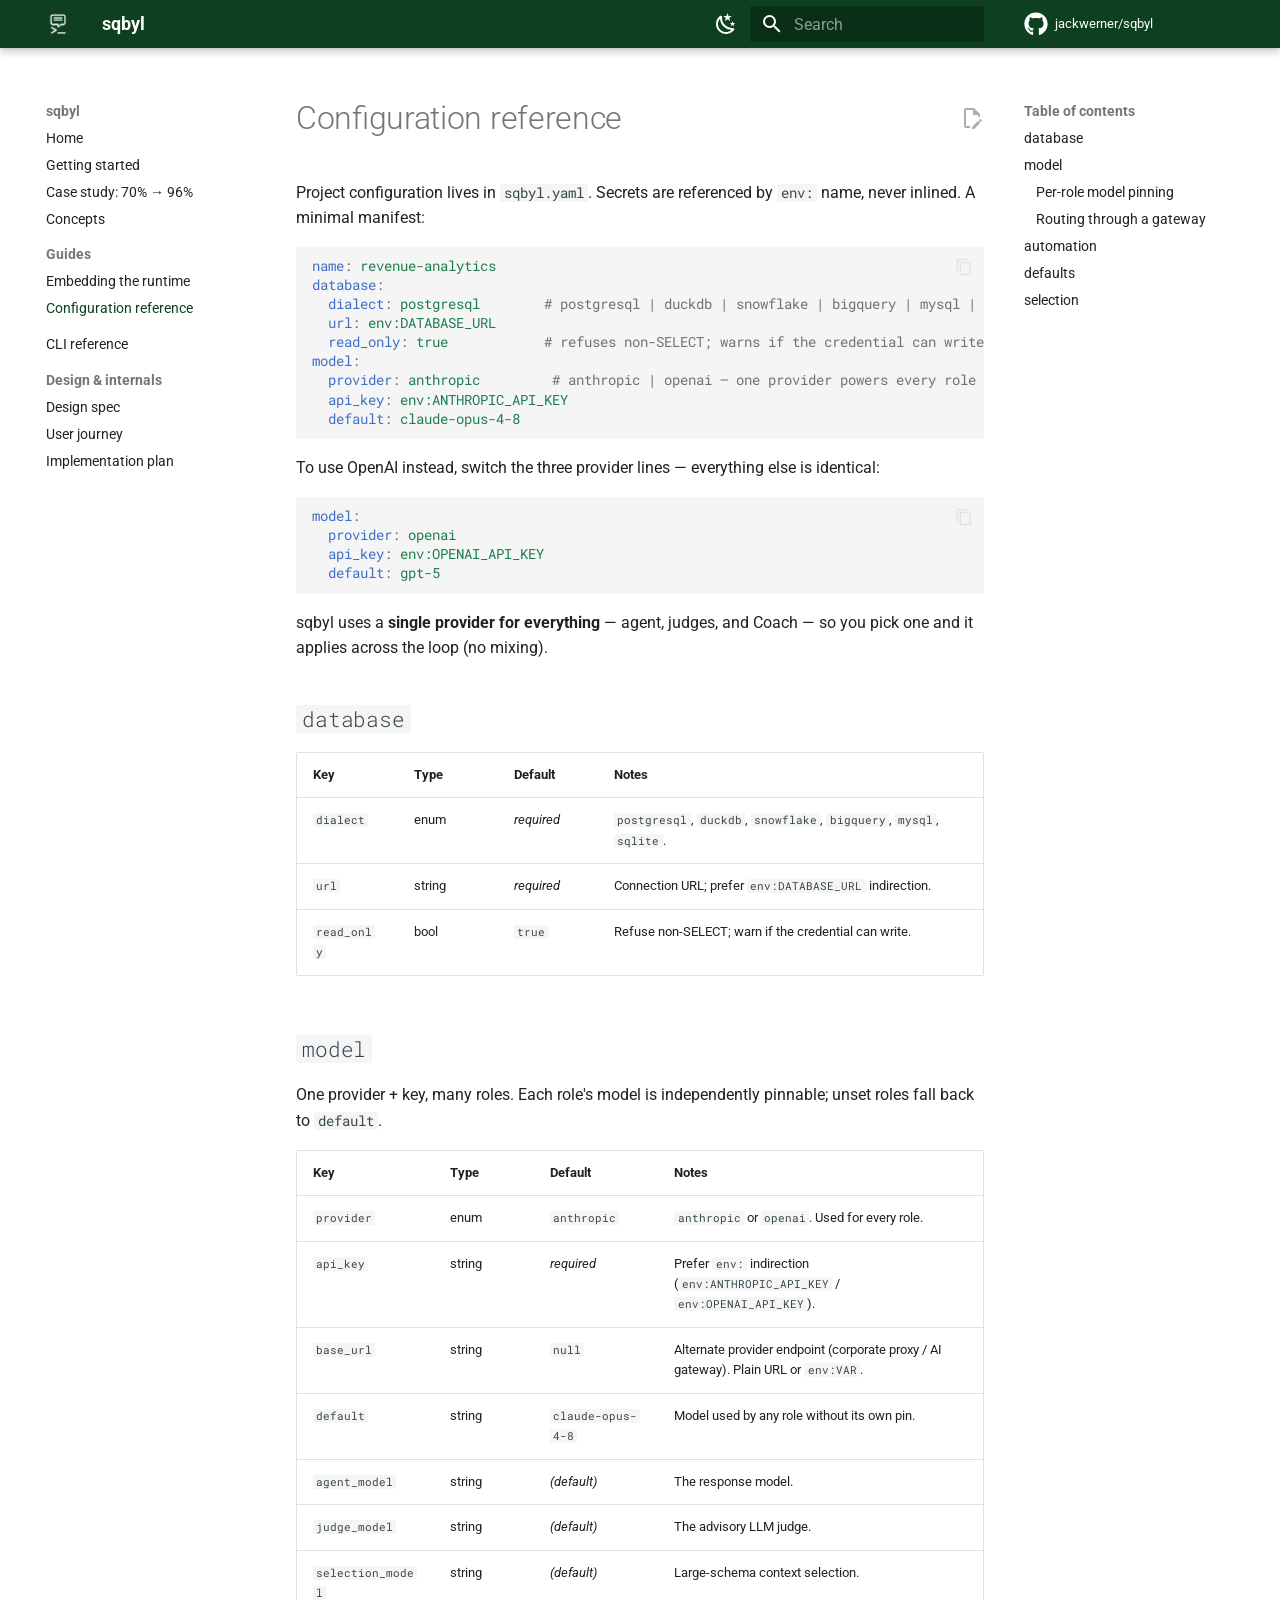
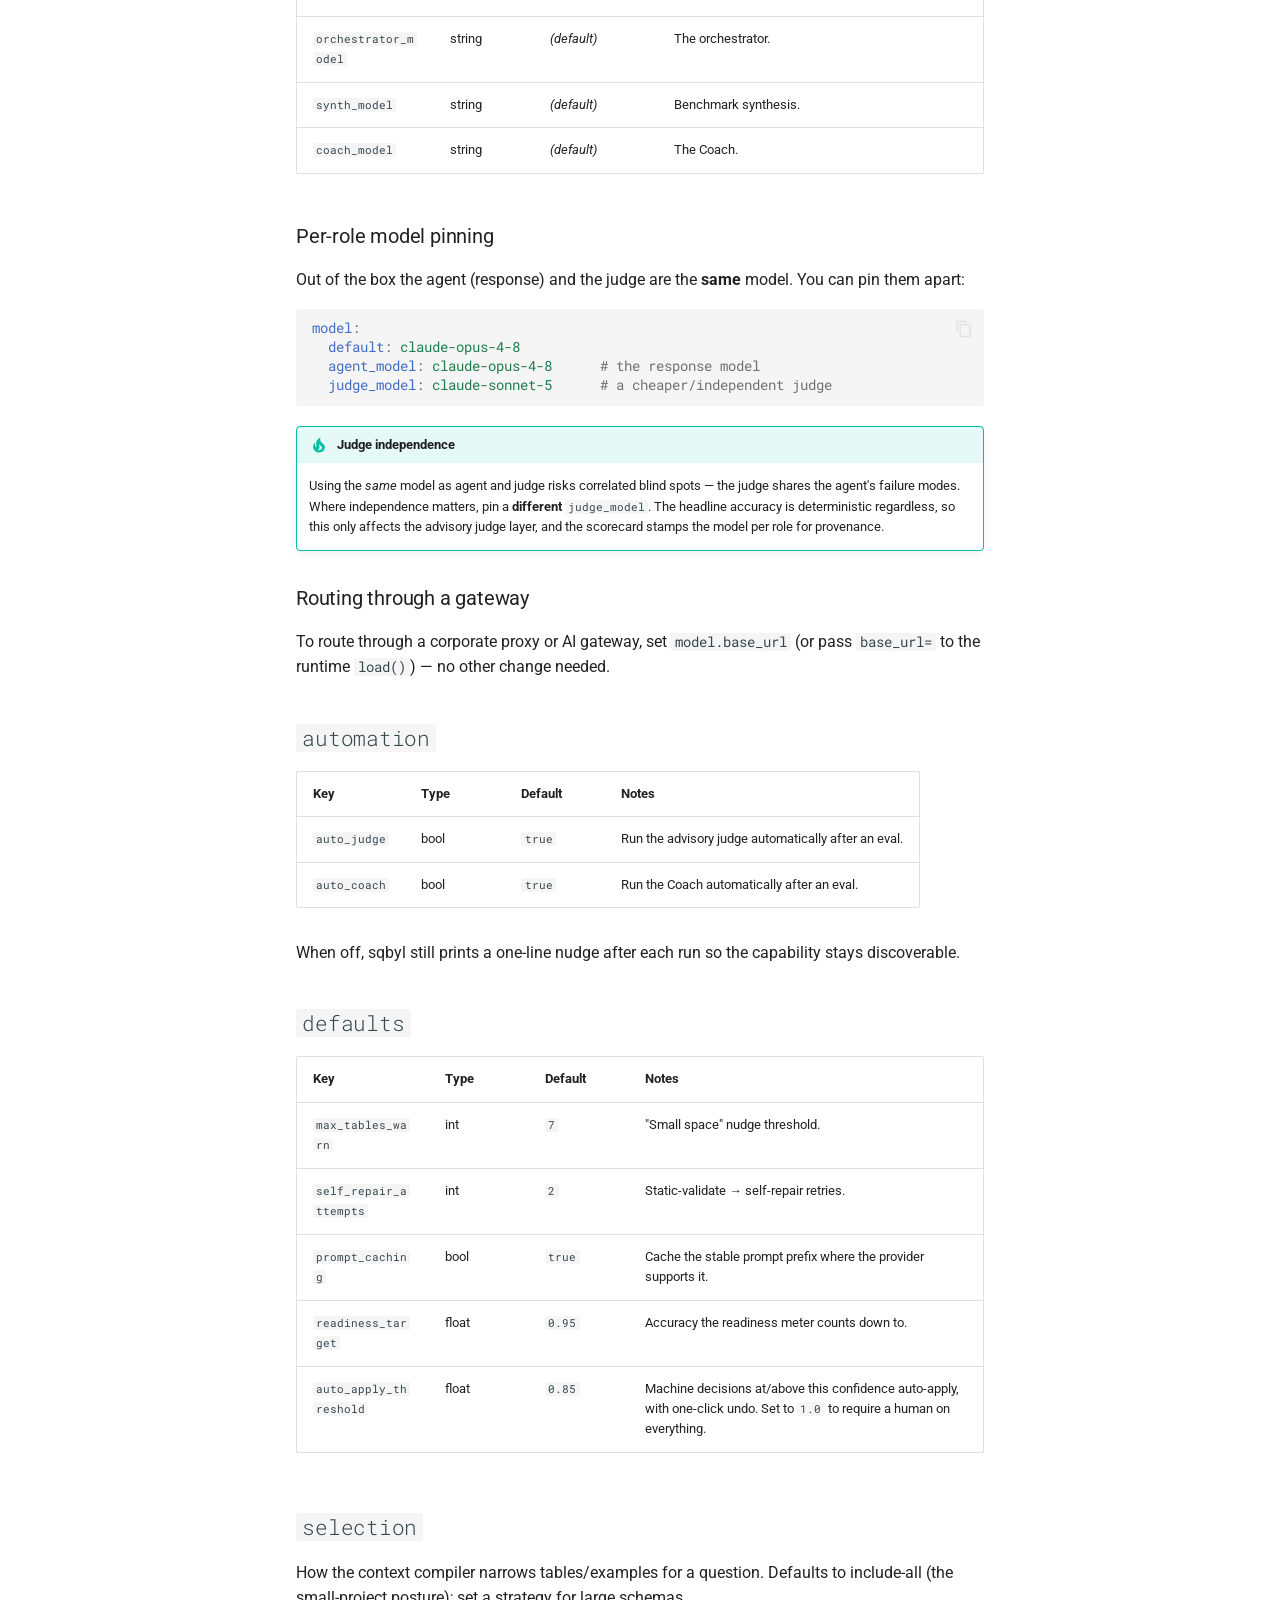
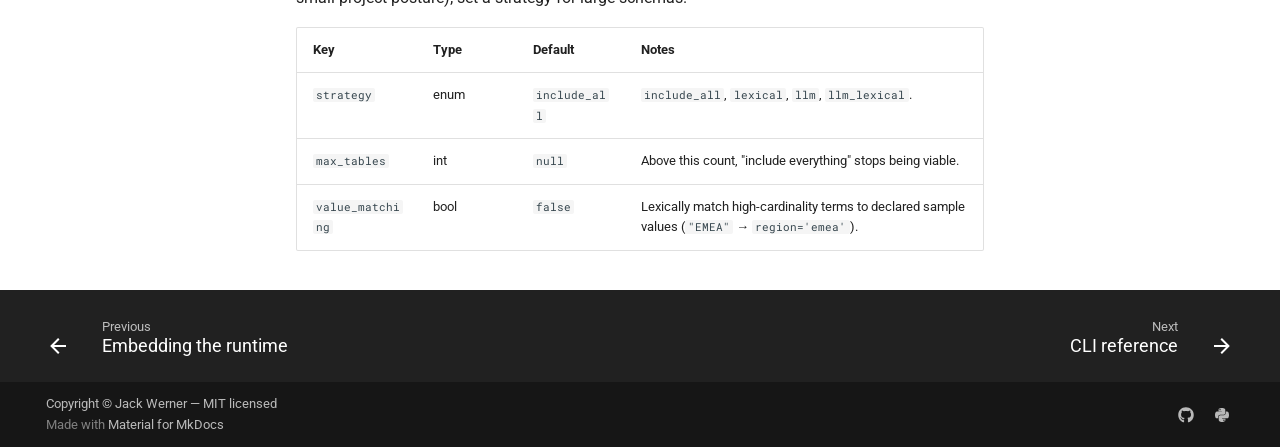
<file: guides/configuration/index.html>
<!doctype html>
<html lang="en" class="no-js">
  <head>
    
      <meta charset="utf-8">
      <meta name="viewport" content="width=device-width,initial-scale=1">
      
        <meta name="description" content="An open-source, LLM-powered toolkit for building, evaluating, and iterating on text-to-SQL agents over your own database.">
      
      
        <meta name="author" content="Jack Werner">
      
      
        <link rel="canonical" href="https://jackwerner.github.io/sqbyl/guides/configuration/">
      
      
        <link rel="prev" href="../embedding/">
      
      
        <link rel="next" href="../../cli/">
      
      
        
      
      
      <link rel="icon" href="../../assets/sqbyl-icon.png">
      <meta name="generator" content="mkdocs-1.6.1, mkdocs-material-9.7.6">
    
    
      
        <title>Configuration reference - sqbyl</title>
      
    
    
      <link rel="stylesheet" href="../../assets/stylesheets/main.484c7ddc.min.css">
      
        
        <link rel="stylesheet" href="../../assets/stylesheets/palette.ab4e12ef.min.css">
      
      


    
    
      
    
    
      
        
        
        <link rel="preconnect" href="https://fonts.gstatic.com" crossorigin>
        <link rel="stylesheet" href="https://fonts.googleapis.com/css?family=Roboto:300,300i,400,400i,700,700i%7CRoboto+Mono:400,400i,700,700i&display=fallback">
        <style>:root{--md-text-font:"Roboto";--md-code-font:"Roboto Mono"}</style>
      
    
    
      <link rel="stylesheet" href="../../stylesheets/extra.css">
    
    <script>__md_scope=new URL("../..",location),__md_hash=e=>[...e].reduce(((e,_)=>(e<<5)-e+_.charCodeAt(0)),0),__md_get=(e,_=localStorage,t=__md_scope)=>JSON.parse(_.getItem(t.pathname+"."+e)),__md_set=(e,_,t=localStorage,a=__md_scope)=>{try{t.setItem(a.pathname+"."+e,JSON.stringify(_))}catch(e){}}</script>
    
      

    
    
  
    
  
  
  
  <meta property="og:type" content="website">
  <meta property="og:site_name" content="sqbyl">
  <meta property="og:title" content="Configuration reference · sqbyl">
  <meta property="og:description" content="An open-source, LLM-powered toolkit for building, evaluating, and iterating on text-to-SQL agents over your own database.">
  <meta property="og:url" content="https://jackwerner.github.io/sqbyl/guides/configuration/">
  <meta property="og:image" content="https://jackwerner.github.io/sqbyl/assets/sqbyl-logo-original.png">
  <meta name="twitter:card" content="summary_large_image">
  <meta name="twitter:title" content="Configuration reference · sqbyl">
  <meta name="twitter:description" content="An open-source, LLM-powered toolkit for building, evaluating, and iterating on text-to-SQL agents over your own database.">
  <meta name="twitter:image" content="https://jackwerner.github.io/sqbyl/assets/sqbyl-logo-original.png">

  </head>
  
  
    
    
      
    
    
    
    
    <body dir="ltr" data-md-color-scheme="default" data-md-color-primary="custom" data-md-color-accent="custom">
  
    
    <input class="md-toggle" data-md-toggle="drawer" type="checkbox" id="__drawer" autocomplete="off">
    <input class="md-toggle" data-md-toggle="search" type="checkbox" id="__search" autocomplete="off">
    <label class="md-overlay" for="__drawer"></label>
    <div data-md-component="skip">
      
        
        <a href="#configuration-reference" class="md-skip">
          Skip to content
        </a>
      
    </div>
    <div data-md-component="announce">
      
    </div>
    
    
      

  

<header class="md-header md-header--shadow" data-md-component="header">
  <nav class="md-header__inner md-grid" aria-label="Header">
    <a href="../.." title="sqbyl" class="md-header__button md-logo" aria-label="sqbyl" data-md-component="logo">
      
  <img src="../../assets/sqbyl-icon.png" alt="logo">

    </a>
    <label class="md-header__button md-icon" for="__drawer">
      
      <svg xmlns="http://www.w3.org/2000/svg" viewBox="0 0 24 24"><path d="M3 6h18v2H3zm0 5h18v2H3zm0 5h18v2H3z"/></svg>
    </label>
    <div class="md-header__title" data-md-component="header-title">
      <div class="md-header__ellipsis">
        <div class="md-header__topic">
          <span class="md-ellipsis">
            sqbyl
          </span>
        </div>
        <div class="md-header__topic" data-md-component="header-topic">
          <span class="md-ellipsis">
            
              Configuration reference
            
          </span>
        </div>
      </div>
    </div>
    
      
        <form class="md-header__option" data-md-component="palette">
  
    
    
    
    <input class="md-option" data-md-color-media="(prefers-color-scheme: light)" data-md-color-scheme="default" data-md-color-primary="custom" data-md-color-accent="custom"  aria-label="Switch to dark mode"  type="radio" name="__palette" id="__palette_0">
    
      <label class="md-header__button md-icon" title="Switch to dark mode" for="__palette_1" hidden>
        <svg xmlns="http://www.w3.org/2000/svg" viewBox="0 0 24 24"><path d="m17.75 4.09-2.53 1.94.91 3.06-2.63-1.81-2.63 1.81.91-3.06-2.53-1.94L12.44 4l1.06-3 1.06 3zm3.5 6.91-1.64 1.25.59 1.98-1.7-1.17-1.7 1.17.59-1.98L15.75 11l2.06-.05L18.5 9l.69 1.95zm-2.28 4.95c.83-.08 1.72 1.1 1.19 1.85-.32.45-.66.87-1.08 1.27C15.17 23 8.84 23 4.94 19.07c-3.91-3.9-3.91-10.24 0-14.14.4-.4.82-.76 1.27-1.08.75-.53 1.93.36 1.85 1.19-.27 2.86.69 5.83 2.89 8.02a9.96 9.96 0 0 0 8.02 2.89m-1.64 2.02a12.08 12.08 0 0 1-7.8-3.47c-2.17-2.19-3.33-5-3.49-7.82-2.81 3.14-2.7 7.96.31 10.98 3.02 3.01 7.84 3.12 10.98.31"/></svg>
      </label>
    
  
    
    
    
    <input class="md-option" data-md-color-media="(prefers-color-scheme: dark)" data-md-color-scheme="slate" data-md-color-primary="custom" data-md-color-accent="custom"  aria-label="Switch to light mode"  type="radio" name="__palette" id="__palette_1">
    
      <label class="md-header__button md-icon" title="Switch to light mode" for="__palette_0" hidden>
        <svg xmlns="http://www.w3.org/2000/svg" viewBox="0 0 24 24"><path d="M12 7a5 5 0 0 1 5 5 5 5 0 0 1-5 5 5 5 0 0 1-5-5 5 5 0 0 1 5-5m0 2a3 3 0 0 0-3 3 3 3 0 0 0 3 3 3 3 0 0 0 3-3 3 3 0 0 0-3-3m0-7 2.39 3.42C13.65 5.15 12.84 5 12 5s-1.65.15-2.39.42zM3.34 7l4.16-.35A7.2 7.2 0 0 0 5.94 8.5c-.44.74-.69 1.5-.83 2.29zm.02 10 1.76-3.77a7.131 7.131 0 0 0 2.38 4.14zM20.65 7l-1.77 3.79a7.02 7.02 0 0 0-2.38-4.15zm-.01 10-4.14.36c.59-.51 1.12-1.14 1.54-1.86.42-.73.69-1.5.83-2.29zM12 22l-2.41-3.44c.74.27 1.55.44 2.41.44.82 0 1.63-.17 2.37-.44z"/></svg>
      </label>
    
  
</form>
      
    
    
      <script>var palette=__md_get("__palette");if(palette&&palette.color){if("(prefers-color-scheme)"===palette.color.media){var media=matchMedia("(prefers-color-scheme: light)"),input=document.querySelector(media.matches?"[data-md-color-media='(prefers-color-scheme: light)']":"[data-md-color-media='(prefers-color-scheme: dark)']");palette.color.media=input.getAttribute("data-md-color-media"),palette.color.scheme=input.getAttribute("data-md-color-scheme"),palette.color.primary=input.getAttribute("data-md-color-primary"),palette.color.accent=input.getAttribute("data-md-color-accent")}for(var[key,value]of Object.entries(palette.color))document.body.setAttribute("data-md-color-"+key,value)}</script>
    
    
    
      
      
        <label class="md-header__button md-icon" for="__search">
          
          <svg xmlns="http://www.w3.org/2000/svg" viewBox="0 0 24 24"><path d="M9.5 3A6.5 6.5 0 0 1 16 9.5c0 1.61-.59 3.09-1.56 4.23l.27.27h.79l5 5-1.5 1.5-5-5v-.79l-.27-.27A6.52 6.52 0 0 1 9.5 16 6.5 6.5 0 0 1 3 9.5 6.5 6.5 0 0 1 9.5 3m0 2C7 5 5 7 5 9.5S7 14 9.5 14 14 12 14 9.5 12 5 9.5 5"/></svg>
        </label>
        <div class="md-search" data-md-component="search" role="dialog">
  <label class="md-search__overlay" for="__search"></label>
  <div class="md-search__inner" role="search">
    <form class="md-search__form" name="search">
      <input type="text" class="md-search__input" name="query" aria-label="Search" placeholder="Search" autocapitalize="off" autocorrect="off" autocomplete="off" spellcheck="false" data-md-component="search-query" required>
      <label class="md-search__icon md-icon" for="__search">
        
        <svg xmlns="http://www.w3.org/2000/svg" viewBox="0 0 24 24"><path d="M9.5 3A6.5 6.5 0 0 1 16 9.5c0 1.61-.59 3.09-1.56 4.23l.27.27h.79l5 5-1.5 1.5-5-5v-.79l-.27-.27A6.52 6.52 0 0 1 9.5 16 6.5 6.5 0 0 1 3 9.5 6.5 6.5 0 0 1 9.5 3m0 2C7 5 5 7 5 9.5S7 14 9.5 14 14 12 14 9.5 12 5 9.5 5"/></svg>
        
        <svg xmlns="http://www.w3.org/2000/svg" viewBox="0 0 24 24"><path d="M20 11v2H8l5.5 5.5-1.42 1.42L4.16 12l7.92-7.92L13.5 5.5 8 11z"/></svg>
      </label>
      <nav class="md-search__options" aria-label="Search">
        
        <button type="reset" class="md-search__icon md-icon" title="Clear" aria-label="Clear" tabindex="-1">
          
          <svg xmlns="http://www.w3.org/2000/svg" viewBox="0 0 24 24"><path d="M19 6.41 17.59 5 12 10.59 6.41 5 5 6.41 10.59 12 5 17.59 6.41 19 12 13.41 17.59 19 19 17.59 13.41 12z"/></svg>
        </button>
      </nav>
      
        <div class="md-search__suggest" data-md-component="search-suggest"></div>
      
    </form>
    <div class="md-search__output">
      <div class="md-search__scrollwrap" tabindex="0" data-md-scrollfix>
        <div class="md-search-result" data-md-component="search-result">
          <div class="md-search-result__meta">
            Initializing search
          </div>
          <ol class="md-search-result__list" role="presentation"></ol>
        </div>
      </div>
    </div>
  </div>
</div>
      
    
    
      <div class="md-header__source">
        <a href="https://github.com/jackwerner/sqbyl" title="Go to repository" class="md-source" data-md-component="source">
  <div class="md-source__icon md-icon">
    
    <svg xmlns="http://www.w3.org/2000/svg" viewBox="0 0 512 512"><!--! Font Awesome Free 7.1.0 by @fontawesome - https://fontawesome.com License - https://fontawesome.com/license/free (Icons: CC BY 4.0, Fonts: SIL OFL 1.1, Code: MIT License) Copyright 2025 Fonticons, Inc.--><path d="M173.9 397.4c0 2-2.3 3.6-5.2 3.6-3.3.3-5.6-1.3-5.6-3.6 0-2 2.3-3.6 5.2-3.6 3-.3 5.6 1.3 5.6 3.6m-31.1-4.5c-.7 2 1.3 4.3 4.3 4.9 2.6 1 5.6 0 6.2-2s-1.3-4.3-4.3-5.2c-2.6-.7-5.5.3-6.2 2.3m44.2-1.7c-2.9.7-4.9 2.6-4.6 4.9.3 2 2.9 3.3 5.9 2.6 2.9-.7 4.9-2.6 4.6-4.6-.3-1.9-3-3.2-5.9-2.9M252.8 8C114.1 8 8 113.3 8 252c0 110.9 69.8 205.8 169.5 239.2 12.8 2.3 17.3-5.6 17.3-12.1 0-6.2-.3-40.4-.3-61.4 0 0-70 15-84.7-29.8 0 0-11.4-29.1-27.8-36.6 0 0-22.9-15.7 1.6-15.4 0 0 24.9 2 38.6 25.8 21.9 38.6 58.6 27.5 72.9 20.9 2.3-16 8.8-27.1 16-33.7-55.9-6.2-112.3-14.3-112.3-110.5 0-27.5 7.6-41.3 23.6-58.9-2.6-6.5-11.1-33.3 2.6-67.9 20.9-6.5 69 27 69 27 20-5.6 41.5-8.5 62.8-8.5s42.8 2.9 62.8 8.5c0 0 48.1-33.6 69-27 13.7 34.7 5.2 61.4 2.6 67.9 16 17.7 25.8 31.5 25.8 58.9 0 96.5-58.9 104.2-114.8 110.5 9.2 7.9 17 22.9 17 46.4 0 33.7-.3 75.4-.3 83.6 0 6.5 4.6 14.4 17.3 12.1C436.2 457.8 504 362.9 504 252 504 113.3 391.5 8 252.8 8M105.2 352.9c-1.3 1-1 3.3.7 5.2 1.6 1.6 3.9 2.3 5.2 1 1.3-1 1-3.3-.7-5.2-1.6-1.6-3.9-2.3-5.2-1m-10.8-8.1c-.7 1.3.3 2.9 2.3 3.9 1.6 1 3.6.7 4.3-.7.7-1.3-.3-2.9-2.3-3.9-2-.6-3.6-.3-4.3.7m32.4 35.6c-1.6 1.3-1 4.3 1.3 6.2 2.3 2.3 5.2 2.6 6.5 1 1.3-1.3.7-4.3-1.3-6.2-2.2-2.3-5.2-2.6-6.5-1m-11.4-14.7c-1.6 1-1.6 3.6 0 5.9s4.3 3.3 5.6 2.3c1.6-1.3 1.6-3.9 0-6.2-1.4-2.3-4-3.3-5.6-2"/></svg>
  </div>
  <div class="md-source__repository">
    jackwerner/sqbyl
  </div>
</a>
      </div>
    
  </nav>
  
</header>
    
    <div class="md-container" data-md-component="container">
      
      
        
          
        
      
      <main class="md-main" data-md-component="main">
        <div class="md-main__inner md-grid">
          
            
              
              <div class="md-sidebar md-sidebar--primary" data-md-component="sidebar" data-md-type="navigation" >
                <div class="md-sidebar__scrollwrap">
                  <div class="md-sidebar__inner">
                    



<nav class="md-nav md-nav--primary" aria-label="Navigation" data-md-level="0">
  <label class="md-nav__title" for="__drawer">
    <a href="../.." title="sqbyl" class="md-nav__button md-logo" aria-label="sqbyl" data-md-component="logo">
      
  <img src="../../assets/sqbyl-icon.png" alt="logo">

    </a>
    sqbyl
  </label>
  
    <div class="md-nav__source">
      <a href="https://github.com/jackwerner/sqbyl" title="Go to repository" class="md-source" data-md-component="source">
  <div class="md-source__icon md-icon">
    
    <svg xmlns="http://www.w3.org/2000/svg" viewBox="0 0 512 512"><!--! Font Awesome Free 7.1.0 by @fontawesome - https://fontawesome.com License - https://fontawesome.com/license/free (Icons: CC BY 4.0, Fonts: SIL OFL 1.1, Code: MIT License) Copyright 2025 Fonticons, Inc.--><path d="M173.9 397.4c0 2-2.3 3.6-5.2 3.6-3.3.3-5.6-1.3-5.6-3.6 0-2 2.3-3.6 5.2-3.6 3-.3 5.6 1.3 5.6 3.6m-31.1-4.5c-.7 2 1.3 4.3 4.3 4.9 2.6 1 5.6 0 6.2-2s-1.3-4.3-4.3-5.2c-2.6-.7-5.5.3-6.2 2.3m44.2-1.7c-2.9.7-4.9 2.6-4.6 4.9.3 2 2.9 3.3 5.9 2.6 2.9-.7 4.9-2.6 4.6-4.6-.3-1.9-3-3.2-5.9-2.9M252.8 8C114.1 8 8 113.3 8 252c0 110.9 69.8 205.8 169.5 239.2 12.8 2.3 17.3-5.6 17.3-12.1 0-6.2-.3-40.4-.3-61.4 0 0-70 15-84.7-29.8 0 0-11.4-29.1-27.8-36.6 0 0-22.9-15.7 1.6-15.4 0 0 24.9 2 38.6 25.8 21.9 38.6 58.6 27.5 72.9 20.9 2.3-16 8.8-27.1 16-33.7-55.9-6.2-112.3-14.3-112.3-110.5 0-27.5 7.6-41.3 23.6-58.9-2.6-6.5-11.1-33.3 2.6-67.9 20.9-6.5 69 27 69 27 20-5.6 41.5-8.5 62.8-8.5s42.8 2.9 62.8 8.5c0 0 48.1-33.6 69-27 13.7 34.7 5.2 61.4 2.6 67.9 16 17.7 25.8 31.5 25.8 58.9 0 96.5-58.9 104.2-114.8 110.5 9.2 7.9 17 22.9 17 46.4 0 33.7-.3 75.4-.3 83.6 0 6.5 4.6 14.4 17.3 12.1C436.2 457.8 504 362.9 504 252 504 113.3 391.5 8 252.8 8M105.2 352.9c-1.3 1-1 3.3.7 5.2 1.6 1.6 3.9 2.3 5.2 1 1.3-1 1-3.3-.7-5.2-1.6-1.6-3.9-2.3-5.2-1m-10.8-8.1c-.7 1.3.3 2.9 2.3 3.9 1.6 1 3.6.7 4.3-.7.7-1.3-.3-2.9-2.3-3.9-2-.6-3.6-.3-4.3.7m32.4 35.6c-1.6 1.3-1 4.3 1.3 6.2 2.3 2.3 5.2 2.6 6.5 1 1.3-1.3.7-4.3-1.3-6.2-2.2-2.3-5.2-2.6-6.5-1m-11.4-14.7c-1.6 1-1.6 3.6 0 5.9s4.3 3.3 5.6 2.3c1.6-1.3 1.6-3.9 0-6.2-1.4-2.3-4-3.3-5.6-2"/></svg>
  </div>
  <div class="md-source__repository">
    jackwerner/sqbyl
  </div>
</a>
    </div>
  
  <ul class="md-nav__list" data-md-scrollfix>
    
      
      
  
  
  
  
    <li class="md-nav__item">
      <a href="../.." class="md-nav__link">
        
  
  
  <span class="md-ellipsis">
    
  
    Home
  

    
  </span>
  
  

      </a>
    </li>
  

    
      
      
  
  
  
  
    <li class="md-nav__item">
      <a href="../../getting-started/" class="md-nav__link">
        
  
  
  <span class="md-ellipsis">
    
  
    Getting started
  

    
  </span>
  
  

      </a>
    </li>
  

    
      
      
  
  
  
  
    <li class="md-nav__item">
      <a href="../../case-study/" class="md-nav__link">
        
  
  
  <span class="md-ellipsis">
    
  
    Case study: 70% → 96%
  

    
  </span>
  
  

      </a>
    </li>
  

    
      
      
  
  
  
  
    <li class="md-nav__item">
      <a href="../../concepts/" class="md-nav__link">
        
  
  
  <span class="md-ellipsis">
    
  
    Concepts
  

    
  </span>
  
  

      </a>
    </li>
  

    
      
      
  
  
    
  
  
  
    
    
    
    
      
        
        
      
    
    
    <li class="md-nav__item md-nav__item--active md-nav__item--section md-nav__item--nested">
      
        
        
        <input class="md-nav__toggle md-toggle " type="checkbox" id="__nav_5" checked>
        
          
          <label class="md-nav__link" for="__nav_5" id="__nav_5_label" tabindex="">
            
  
  
  <span class="md-ellipsis">
    
  
    Guides
  

    
  </span>
  
  

            <span class="md-nav__icon md-icon"></span>
          </label>
        
        <nav class="md-nav" data-md-level="1" aria-labelledby="__nav_5_label" aria-expanded="true">
          <label class="md-nav__title" for="__nav_5">
            <span class="md-nav__icon md-icon"></span>
            
  
    Guides
  

          </label>
          <ul class="md-nav__list" data-md-scrollfix>
            
              
                
  
  
  
  
    <li class="md-nav__item">
      <a href="../embedding/" class="md-nav__link">
        
  
  
  <span class="md-ellipsis">
    
  
    Embedding the runtime
  

    
  </span>
  
  

      </a>
    </li>
  

              
            
              
                
  
  
    
  
  
  
    <li class="md-nav__item md-nav__item--active">
      
      <input class="md-nav__toggle md-toggle" type="checkbox" id="__toc">
      
      
        
      
      
        <label class="md-nav__link md-nav__link--active" for="__toc">
          
  
  
  <span class="md-ellipsis">
    
  
    Configuration reference
  

    
  </span>
  
  

          <span class="md-nav__icon md-icon"></span>
        </label>
      
      <a href="./" class="md-nav__link md-nav__link--active">
        
  
  
  <span class="md-ellipsis">
    
  
    Configuration reference
  

    
  </span>
  
  

      </a>
      
        

<nav class="md-nav md-nav--secondary" aria-label="Table of contents">
  
  
  
    
  
  
    <label class="md-nav__title" for="__toc">
      <span class="md-nav__icon md-icon"></span>
      Table of contents
    </label>
    <ul class="md-nav__list" data-md-component="toc" data-md-scrollfix>
      
        <li class="md-nav__item">
  <a href="#database" class="md-nav__link">
    <span class="md-ellipsis">
      
        database
      
    </span>
  </a>
  
</li>
      
        <li class="md-nav__item">
  <a href="#model" class="md-nav__link">
    <span class="md-ellipsis">
      
        model
      
    </span>
  </a>
  
    <nav class="md-nav" aria-label="model">
      <ul class="md-nav__list">
        
          <li class="md-nav__item">
  <a href="#per-role-model-pinning" class="md-nav__link">
    <span class="md-ellipsis">
      
        Per-role model pinning
      
    </span>
  </a>
  
</li>
        
          <li class="md-nav__item">
  <a href="#routing-through-a-gateway" class="md-nav__link">
    <span class="md-ellipsis">
      
        Routing through a gateway
      
    </span>
  </a>
  
</li>
        
      </ul>
    </nav>
  
</li>
      
        <li class="md-nav__item">
  <a href="#automation" class="md-nav__link">
    <span class="md-ellipsis">
      
        automation
      
    </span>
  </a>
  
</li>
      
        <li class="md-nav__item">
  <a href="#defaults" class="md-nav__link">
    <span class="md-ellipsis">
      
        defaults
      
    </span>
  </a>
  
</li>
      
        <li class="md-nav__item">
  <a href="#selection" class="md-nav__link">
    <span class="md-ellipsis">
      
        selection
      
    </span>
  </a>
  
</li>
      
    </ul>
  
</nav>
      
    </li>
  

              
            
          </ul>
        </nav>
      
    </li>
  

    
      
      
  
  
  
  
    <li class="md-nav__item">
      <a href="../../cli/" class="md-nav__link">
        
  
  
  <span class="md-ellipsis">
    
  
    CLI reference
  

    
  </span>
  
  

      </a>
    </li>
  

    
      
      
  
  
  
  
    
    
    
    
      
        
        
      
    
    
    <li class="md-nav__item md-nav__item--section md-nav__item--nested">
      
        
        
        <input class="md-nav__toggle md-toggle " type="checkbox" id="__nav_7" >
        
          
          <label class="md-nav__link" for="__nav_7" id="__nav_7_label" tabindex="">
            
  
  
  <span class="md-ellipsis">
    
  
    Design &amp; internals
  

    
  </span>
  
  

            <span class="md-nav__icon md-icon"></span>
          </label>
        
        <nav class="md-nav" data-md-level="1" aria-labelledby="__nav_7_label" aria-expanded="false">
          <label class="md-nav__title" for="__nav_7">
            <span class="md-nav__icon md-icon"></span>
            
  
    Design &amp; internals
  

          </label>
          <ul class="md-nav__list" data-md-scrollfix>
            
              
                
  
  
  
  
    <li class="md-nav__item">
      <a href="../../sqbyl-design-spec/" class="md-nav__link">
        
  
  
  <span class="md-ellipsis">
    
  
    Design spec
  

    
  </span>
  
  

      </a>
    </li>
  

              
            
              
                
  
  
  
  
    <li class="md-nav__item">
      <a href="../../sqbyl-user-journey/" class="md-nav__link">
        
  
  
  <span class="md-ellipsis">
    
  
    User journey
  

    
  </span>
  
  

      </a>
    </li>
  

              
            
              
                
  
  
  
  
    <li class="md-nav__item">
      <a href="../../sqbyl-implementation-plan/" class="md-nav__link">
        
  
  
  <span class="md-ellipsis">
    
  
    Implementation plan
  

    
  </span>
  
  

      </a>
    </li>
  

              
            
          </ul>
        </nav>
      
    </li>
  

    
  </ul>
</nav>
                  </div>
                </div>
              </div>
            
            
              
              <div class="md-sidebar md-sidebar--secondary" data-md-component="sidebar" data-md-type="toc" >
                <div class="md-sidebar__scrollwrap">
                  <div class="md-sidebar__inner">
                    

<nav class="md-nav md-nav--secondary" aria-label="Table of contents">
  
  
  
    
  
  
    <label class="md-nav__title" for="__toc">
      <span class="md-nav__icon md-icon"></span>
      Table of contents
    </label>
    <ul class="md-nav__list" data-md-component="toc" data-md-scrollfix>
      
        <li class="md-nav__item">
  <a href="#database" class="md-nav__link">
    <span class="md-ellipsis">
      
        database
      
    </span>
  </a>
  
</li>
      
        <li class="md-nav__item">
  <a href="#model" class="md-nav__link">
    <span class="md-ellipsis">
      
        model
      
    </span>
  </a>
  
    <nav class="md-nav" aria-label="model">
      <ul class="md-nav__list">
        
          <li class="md-nav__item">
  <a href="#per-role-model-pinning" class="md-nav__link">
    <span class="md-ellipsis">
      
        Per-role model pinning
      
    </span>
  </a>
  
</li>
        
          <li class="md-nav__item">
  <a href="#routing-through-a-gateway" class="md-nav__link">
    <span class="md-ellipsis">
      
        Routing through a gateway
      
    </span>
  </a>
  
</li>
        
      </ul>
    </nav>
  
</li>
      
        <li class="md-nav__item">
  <a href="#automation" class="md-nav__link">
    <span class="md-ellipsis">
      
        automation
      
    </span>
  </a>
  
</li>
      
        <li class="md-nav__item">
  <a href="#defaults" class="md-nav__link">
    <span class="md-ellipsis">
      
        defaults
      
    </span>
  </a>
  
</li>
      
        <li class="md-nav__item">
  <a href="#selection" class="md-nav__link">
    <span class="md-ellipsis">
      
        selection
      
    </span>
  </a>
  
</li>
      
    </ul>
  
</nav>
                  </div>
                </div>
              </div>
            
          
          
            <div class="md-content" data-md-component="content">
              
              <article class="md-content__inner md-typeset">
                
                  


  
    <a href="https://github.com/jackwerner/sqbyl/edit/main/docs/guides/configuration.md" title="Edit this page" class="md-content__button md-icon" rel="edit">
      
      <svg xmlns="http://www.w3.org/2000/svg" viewBox="0 0 24 24"><path d="M10 20H6V4h7v5h5v3.1l2-2V8l-6-6H6c-1.1 0-2 .9-2 2v16c0 1.1.9 2 2 2h4zm10.2-7c.1 0 .3.1.4.2l1.3 1.3c.2.2.2.6 0 .8l-1 1-2.1-2.1 1-1c.1-.1.2-.2.4-.2m0 3.9L14.1 23H12v-2.1l6.1-6.1z"/></svg>
    </a>
  
  


<h1 id="configuration-reference">Configuration reference<a class="headerlink" href="#configuration-reference" title="Permanent link">&para;</a></h1>
<p>Project configuration lives in <code>sqbyl.yaml</code>. Secrets are referenced by <code>env:</code> name, never
inlined. A minimal manifest:</p>
<div class="highlight"><pre><span></span><code><a id="__codelineno-0-1" name="__codelineno-0-1" href="#__codelineno-0-1"></a><span class="nt">name</span><span class="p">:</span><span class="w"> </span><span class="l l-Scalar l-Scalar-Plain">revenue-analytics</span>
<a id="__codelineno-0-2" name="__codelineno-0-2" href="#__codelineno-0-2"></a><span class="nt">database</span><span class="p">:</span>
<a id="__codelineno-0-3" name="__codelineno-0-3" href="#__codelineno-0-3"></a><span class="w">  </span><span class="nt">dialect</span><span class="p">:</span><span class="w"> </span><span class="l l-Scalar l-Scalar-Plain">postgresql</span><span class="w">        </span><span class="c1"># postgresql | duckdb | snowflake | bigquery | mysql | sqlite</span>
<a id="__codelineno-0-4" name="__codelineno-0-4" href="#__codelineno-0-4"></a><span class="w">  </span><span class="nt">url</span><span class="p">:</span><span class="w"> </span><span class="l l-Scalar l-Scalar-Plain">env:DATABASE_URL</span>
<a id="__codelineno-0-5" name="__codelineno-0-5" href="#__codelineno-0-5"></a><span class="w">  </span><span class="nt">read_only</span><span class="p">:</span><span class="w"> </span><span class="l l-Scalar l-Scalar-Plain">true</span><span class="w">            </span><span class="c1"># refuses non-SELECT; warns if the credential can write</span>
<a id="__codelineno-0-6" name="__codelineno-0-6" href="#__codelineno-0-6"></a><span class="nt">model</span><span class="p">:</span>
<a id="__codelineno-0-7" name="__codelineno-0-7" href="#__codelineno-0-7"></a><span class="w">  </span><span class="nt">provider</span><span class="p">:</span><span class="w"> </span><span class="l l-Scalar l-Scalar-Plain">anthropic</span><span class="w">         </span><span class="c1"># anthropic | openai — one provider powers every role</span>
<a id="__codelineno-0-8" name="__codelineno-0-8" href="#__codelineno-0-8"></a><span class="w">  </span><span class="nt">api_key</span><span class="p">:</span><span class="w"> </span><span class="l l-Scalar l-Scalar-Plain">env:ANTHROPIC_API_KEY</span>
<a id="__codelineno-0-9" name="__codelineno-0-9" href="#__codelineno-0-9"></a><span class="w">  </span><span class="nt">default</span><span class="p">:</span><span class="w"> </span><span class="l l-Scalar l-Scalar-Plain">claude-opus-4-8</span>
</code></pre></div>
<p>To use OpenAI instead, switch the three provider lines — everything else is identical:</p>
<div class="highlight"><pre><span></span><code><a id="__codelineno-1-1" name="__codelineno-1-1" href="#__codelineno-1-1"></a><span class="nt">model</span><span class="p">:</span>
<a id="__codelineno-1-2" name="__codelineno-1-2" href="#__codelineno-1-2"></a><span class="w">  </span><span class="nt">provider</span><span class="p">:</span><span class="w"> </span><span class="l l-Scalar l-Scalar-Plain">openai</span>
<a id="__codelineno-1-3" name="__codelineno-1-3" href="#__codelineno-1-3"></a><span class="w">  </span><span class="nt">api_key</span><span class="p">:</span><span class="w"> </span><span class="l l-Scalar l-Scalar-Plain">env:OPENAI_API_KEY</span>
<a id="__codelineno-1-4" name="__codelineno-1-4" href="#__codelineno-1-4"></a><span class="w">  </span><span class="nt">default</span><span class="p">:</span><span class="w"> </span><span class="l l-Scalar l-Scalar-Plain">gpt-5</span>
</code></pre></div>
<p>sqbyl uses a <strong>single provider for everything</strong> — agent, judges, and Coach — so you pick one
and it applies across the loop (no mixing).</p>
<h2 id="database"><code>database</code><a class="headerlink" href="#database" title="Permanent link">&para;</a></h2>
<table>
<thead>
<tr>
<th>Key</th>
<th>Type</th>
<th>Default</th>
<th>Notes</th>
</tr>
</thead>
<tbody>
<tr>
<td><code>dialect</code></td>
<td>enum</td>
<td><em>required</em></td>
<td><code>postgresql</code>, <code>duckdb</code>, <code>snowflake</code>, <code>bigquery</code>, <code>mysql</code>, <code>sqlite</code>.</td>
</tr>
<tr>
<td><code>url</code></td>
<td>string</td>
<td><em>required</em></td>
<td>Connection URL; prefer <code>env:DATABASE_URL</code> indirection.</td>
</tr>
<tr>
<td><code>read_only</code></td>
<td>bool</td>
<td><code>true</code></td>
<td>Refuse non-SELECT; warn if the credential can write.</td>
</tr>
</tbody>
</table>
<h2 id="model"><code>model</code><a class="headerlink" href="#model" title="Permanent link">&para;</a></h2>
<p>One provider + key, many roles. Each role's model is independently pinnable; unset roles
fall back to <code>default</code>.</p>
<table>
<thead>
<tr>
<th>Key</th>
<th>Type</th>
<th>Default</th>
<th>Notes</th>
</tr>
</thead>
<tbody>
<tr>
<td><code>provider</code></td>
<td>enum</td>
<td><code>anthropic</code></td>
<td><code>anthropic</code> or <code>openai</code>. Used for every role.</td>
</tr>
<tr>
<td><code>api_key</code></td>
<td>string</td>
<td><em>required</em></td>
<td>Prefer <code>env:</code> indirection (<code>env:ANTHROPIC_API_KEY</code> / <code>env:OPENAI_API_KEY</code>).</td>
</tr>
<tr>
<td><code>base_url</code></td>
<td>string</td>
<td><code>null</code></td>
<td>Alternate provider endpoint (corporate proxy / AI gateway). Plain URL or <code>env:VAR</code>.</td>
</tr>
<tr>
<td><code>default</code></td>
<td>string</td>
<td><code>claude-opus-4-8</code></td>
<td>Model used by any role without its own pin.</td>
</tr>
<tr>
<td><code>agent_model</code></td>
<td>string</td>
<td><em>(default)</em></td>
<td>The response model.</td>
</tr>
<tr>
<td><code>judge_model</code></td>
<td>string</td>
<td><em>(default)</em></td>
<td>The advisory LLM judge.</td>
</tr>
<tr>
<td><code>selection_model</code></td>
<td>string</td>
<td><em>(default)</em></td>
<td>Large-schema context selection.</td>
</tr>
<tr>
<td><code>orchestrator_model</code></td>
<td>string</td>
<td><em>(default)</em></td>
<td>The orchestrator.</td>
</tr>
<tr>
<td><code>synth_model</code></td>
<td>string</td>
<td><em>(default)</em></td>
<td>Benchmark synthesis.</td>
</tr>
<tr>
<td><code>coach_model</code></td>
<td>string</td>
<td><em>(default)</em></td>
<td>The Coach.</td>
</tr>
</tbody>
</table>
<h3 id="per-role-model-pinning">Per-role model pinning<a class="headerlink" href="#per-role-model-pinning" title="Permanent link">&para;</a></h3>
<p>Out of the box the agent (response) and the judge are the <strong>same</strong> model. You can pin them
apart:</p>
<div class="highlight"><pre><span></span><code><a id="__codelineno-2-1" name="__codelineno-2-1" href="#__codelineno-2-1"></a><span class="nt">model</span><span class="p">:</span>
<a id="__codelineno-2-2" name="__codelineno-2-2" href="#__codelineno-2-2"></a><span class="w">  </span><span class="nt">default</span><span class="p">:</span><span class="w"> </span><span class="l l-Scalar l-Scalar-Plain">claude-opus-4-8</span>
<a id="__codelineno-2-3" name="__codelineno-2-3" href="#__codelineno-2-3"></a><span class="w">  </span><span class="nt">agent_model</span><span class="p">:</span><span class="w"> </span><span class="l l-Scalar l-Scalar-Plain">claude-opus-4-8</span><span class="w">      </span><span class="c1"># the response model</span>
<a id="__codelineno-2-4" name="__codelineno-2-4" href="#__codelineno-2-4"></a><span class="w">  </span><span class="nt">judge_model</span><span class="p">:</span><span class="w"> </span><span class="l l-Scalar l-Scalar-Plain">claude-sonnet-5</span><span class="w">      </span><span class="c1"># a cheaper/independent judge</span>
</code></pre></div>
<div class="admonition tip">
<p class="admonition-title">Judge independence</p>
<p>Using the <em>same</em> model as agent and judge risks correlated blind spots — the judge
shares the agent's failure modes. Where independence matters, pin a <strong>different</strong>
<code>judge_model</code>. The headline accuracy is deterministic regardless, so this only affects
the advisory judge layer, and the scorecard stamps the model per role for provenance.</p>
</div>
<h3 id="routing-through-a-gateway">Routing through a gateway<a class="headerlink" href="#routing-through-a-gateway" title="Permanent link">&para;</a></h3>
<p>To route through a corporate proxy or AI gateway, set <code>model.base_url</code> (or pass <code>base_url=</code>
to the runtime <code>load()</code>) — no other change needed.</p>
<h2 id="automation"><code>automation</code><a class="headerlink" href="#automation" title="Permanent link">&para;</a></h2>
<table>
<thead>
<tr>
<th>Key</th>
<th>Type</th>
<th>Default</th>
<th>Notes</th>
</tr>
</thead>
<tbody>
<tr>
<td><code>auto_judge</code></td>
<td>bool</td>
<td><code>true</code></td>
<td>Run the advisory judge automatically after an eval.</td>
</tr>
<tr>
<td><code>auto_coach</code></td>
<td>bool</td>
<td><code>true</code></td>
<td>Run the Coach automatically after an eval.</td>
</tr>
</tbody>
</table>
<p>When off, sqbyl still prints a one-line nudge after each run so the capability stays
discoverable.</p>
<h2 id="defaults"><code>defaults</code><a class="headerlink" href="#defaults" title="Permanent link">&para;</a></h2>
<table>
<thead>
<tr>
<th>Key</th>
<th>Type</th>
<th>Default</th>
<th>Notes</th>
</tr>
</thead>
<tbody>
<tr>
<td><code>max_tables_warn</code></td>
<td>int</td>
<td><code>7</code></td>
<td>"Small space" nudge threshold.</td>
</tr>
<tr>
<td><code>self_repair_attempts</code></td>
<td>int</td>
<td><code>2</code></td>
<td>Static-validate → self-repair retries.</td>
</tr>
<tr>
<td><code>prompt_caching</code></td>
<td>bool</td>
<td><code>true</code></td>
<td>Cache the stable prompt prefix where the provider supports it.</td>
</tr>
<tr>
<td><code>readiness_target</code></td>
<td>float</td>
<td><code>0.95</code></td>
<td>Accuracy the readiness meter counts down to.</td>
</tr>
<tr>
<td><code>auto_apply_threshold</code></td>
<td>float</td>
<td><code>0.85</code></td>
<td>Machine decisions at/above this confidence auto-apply, with one-click undo. Set to <code>1.0</code> to require a human on everything.</td>
</tr>
</tbody>
</table>
<h2 id="selection"><code>selection</code><a class="headerlink" href="#selection" title="Permanent link">&para;</a></h2>
<p>How the context compiler narrows tables/examples for a question. Defaults to include-all
(the small-project posture); set a strategy for large schemas.</p>
<table>
<thead>
<tr>
<th>Key</th>
<th>Type</th>
<th>Default</th>
<th>Notes</th>
</tr>
</thead>
<tbody>
<tr>
<td><code>strategy</code></td>
<td>enum</td>
<td><code>include_all</code></td>
<td><code>include_all</code>, <code>lexical</code>, <code>llm</code>, <code>llm_lexical</code>.</td>
</tr>
<tr>
<td><code>max_tables</code></td>
<td>int</td>
<td><code>null</code></td>
<td>Above this count, "include everything" stops being viable.</td>
</tr>
<tr>
<td><code>value_matching</code></td>
<td>bool</td>
<td><code>false</code></td>
<td>Lexically match high-cardinality terms to declared sample values (<code>"EMEA"</code> → <code>region='emea'</code>).</td>
</tr>
</tbody>
</table>












                
              </article>
            </div>
          
          
<script>var target=document.getElementById(location.hash.slice(1));target&&target.name&&(target.checked=target.name.startsWith("__tabbed_"))</script>
        </div>
        
          <button type="button" class="md-top md-icon" data-md-component="top" hidden>
  
  <svg xmlns="http://www.w3.org/2000/svg" viewBox="0 0 24 24"><path d="M13 20h-2V8l-5.5 5.5-1.42-1.42L12 4.16l7.92 7.92-1.42 1.42L13 8z"/></svg>
  Back to top
</button>
        
      </main>
      
        <footer class="md-footer">
  
    
      
      <nav class="md-footer__inner md-grid" aria-label="Footer" >
        
          
          <a href="../embedding/" class="md-footer__link md-footer__link--prev" aria-label="Previous: Embedding the runtime">
            <div class="md-footer__button md-icon">
              
              <svg xmlns="http://www.w3.org/2000/svg" viewBox="0 0 24 24"><path d="M20 11v2H8l5.5 5.5-1.42 1.42L4.16 12l7.92-7.92L13.5 5.5 8 11z"/></svg>
            </div>
            <div class="md-footer__title">
              <span class="md-footer__direction">
                Previous
              </span>
              <div class="md-ellipsis">
                Embedding the runtime
              </div>
            </div>
          </a>
        
        
          
          <a href="../../cli/" class="md-footer__link md-footer__link--next" aria-label="Next: CLI reference">
            <div class="md-footer__title">
              <span class="md-footer__direction">
                Next
              </span>
              <div class="md-ellipsis">
                CLI reference
              </div>
            </div>
            <div class="md-footer__button md-icon">
              
              <svg xmlns="http://www.w3.org/2000/svg" viewBox="0 0 24 24"><path d="M4 11v2h12l-5.5 5.5 1.42 1.42L19.84 12l-7.92-7.92L10.5 5.5 16 11z"/></svg>
            </div>
          </a>
        
      </nav>
    
  
  <div class="md-footer-meta md-typeset">
    <div class="md-footer-meta__inner md-grid">
      <div class="md-copyright">
  
    <div class="md-copyright__highlight">
      Copyright &copy; Jack Werner — MIT licensed
    </div>
  
  
    Made with
    <a href="https://squidfunk.github.io/mkdocs-material/" target="_blank" rel="noopener">
      Material for MkDocs
    </a>
  
</div>
      
        
<div class="md-social">
  
    
    
    
    
      
      
    
    <a href="https://github.com/jackwerner/sqbyl" target="_blank" rel="noopener" title="github.com" class="md-social__link">
      <svg xmlns="http://www.w3.org/2000/svg" viewBox="0 0 512 512"><!--! Font Awesome Free 7.1.0 by @fontawesome - https://fontawesome.com License - https://fontawesome.com/license/free (Icons: CC BY 4.0, Fonts: SIL OFL 1.1, Code: MIT License) Copyright 2025 Fonticons, Inc.--><path d="M173.9 397.4c0 2-2.3 3.6-5.2 3.6-3.3.3-5.6-1.3-5.6-3.6 0-2 2.3-3.6 5.2-3.6 3-.3 5.6 1.3 5.6 3.6m-31.1-4.5c-.7 2 1.3 4.3 4.3 4.9 2.6 1 5.6 0 6.2-2s-1.3-4.3-4.3-5.2c-2.6-.7-5.5.3-6.2 2.3m44.2-1.7c-2.9.7-4.9 2.6-4.6 4.9.3 2 2.9 3.3 5.9 2.6 2.9-.7 4.9-2.6 4.6-4.6-.3-1.9-3-3.2-5.9-2.9M252.8 8C114.1 8 8 113.3 8 252c0 110.9 69.8 205.8 169.5 239.2 12.8 2.3 17.3-5.6 17.3-12.1 0-6.2-.3-40.4-.3-61.4 0 0-70 15-84.7-29.8 0 0-11.4-29.1-27.8-36.6 0 0-22.9-15.7 1.6-15.4 0 0 24.9 2 38.6 25.8 21.9 38.6 58.6 27.5 72.9 20.9 2.3-16 8.8-27.1 16-33.7-55.9-6.2-112.3-14.3-112.3-110.5 0-27.5 7.6-41.3 23.6-58.9-2.6-6.5-11.1-33.3 2.6-67.9 20.9-6.5 69 27 69 27 20-5.6 41.5-8.5 62.8-8.5s42.8 2.9 62.8 8.5c0 0 48.1-33.6 69-27 13.7 34.7 5.2 61.4 2.6 67.9 16 17.7 25.8 31.5 25.8 58.9 0 96.5-58.9 104.2-114.8 110.5 9.2 7.9 17 22.9 17 46.4 0 33.7-.3 75.4-.3 83.6 0 6.5 4.6 14.4 17.3 12.1C436.2 457.8 504 362.9 504 252 504 113.3 391.5 8 252.8 8M105.2 352.9c-1.3 1-1 3.3.7 5.2 1.6 1.6 3.9 2.3 5.2 1 1.3-1 1-3.3-.7-5.2-1.6-1.6-3.9-2.3-5.2-1m-10.8-8.1c-.7 1.3.3 2.9 2.3 3.9 1.6 1 3.6.7 4.3-.7.7-1.3-.3-2.9-2.3-3.9-2-.6-3.6-.3-4.3.7m32.4 35.6c-1.6 1.3-1 4.3 1.3 6.2 2.3 2.3 5.2 2.6 6.5 1 1.3-1.3.7-4.3-1.3-6.2-2.2-2.3-5.2-2.6-6.5-1m-11.4-14.7c-1.6 1-1.6 3.6 0 5.9s4.3 3.3 5.6 2.3c1.6-1.3 1.6-3.9 0-6.2-1.4-2.3-4-3.3-5.6-2"/></svg>
    </a>
  
    
    
    
    
      
      
    
    <a href="https://pypi.org/project/sqbyl/" target="_blank" rel="noopener" title="pypi.org" class="md-social__link">
      <svg xmlns="http://www.w3.org/2000/svg" viewBox="0 0 448 512"><!--! Font Awesome Free 7.1.0 by @fontawesome - https://fontawesome.com License - https://fontawesome.com/license/free (Icons: CC BY 4.0, Fonts: SIL OFL 1.1, Code: MIT License) Copyright 2025 Fonticons, Inc.--><path d="M439.8 200.5c-7.7-30.9-22.3-54.2-53.4-54.2h-40.1v47.4c0 36.8-31.2 67.8-66.8 67.8H172.7c-29.2 0-53.4 25-53.4 54.3v101.8c0 29 25.2 46 53.4 54.3 33.8 9.9 66.3 11.7 106.8 0 26.9-7.8 53.4-23.5 53.4-54.3v-40.7H226.2v-13.6h160.2c31.1 0 42.6-21.7 53.4-54.2 11.2-33.5 10.7-65.7 0-108.6M286.2 444.7a20.4 20.4 0 1 1 0-40.7 20.4 20.4 0 1 1 0 40.7M167.8 248.1h106.8c29.7 0 53.4-24.5 53.4-54.3V91.9c0-29-24.4-50.7-53.4-55.6-35.8-5.9-74.7-5.6-106.8.1-45.2 8-53.4 24.7-53.4 55.6v40.7h106.9v13.6h-147c-31.1 0-58.3 18.7-66.8 54.2-9.8 40.7-10.2 66.1 0 108.6 7.6 31.6 25.7 54.2 56.8 54.2H101v-48.8c0-35.3 30.5-66.4 66.8-66.4m-6.6-183.4a20.4 20.4 0 1 1 0 40.8 20.4 20.4 0 1 1 0-40.8"/></svg>
    </a>
  
</div>
      
    </div>
  </div>
</footer>
      
    </div>
    <div class="md-dialog" data-md-component="dialog">
      <div class="md-dialog__inner md-typeset"></div>
    </div>
    
    
    
      
      
      <script id="__config" type="application/json">{"annotate": null, "base": "../..", "features": ["navigation.instant", "navigation.tracking", "navigation.sections", "navigation.top", "navigation.footer", "content.code.copy", "content.code.annotate", "content.action.edit", "search.suggest", "search.highlight", "toc.follow"], "search": "../../assets/javascripts/workers/search.2c215733.min.js", "tags": null, "translations": {"clipboard.copied": "Copied to clipboard", "clipboard.copy": "Copy to clipboard", "search.result.more.one": "1 more on this page", "search.result.more.other": "# more on this page", "search.result.none": "No matching documents", "search.result.one": "1 matching document", "search.result.other": "# matching documents", "search.result.placeholder": "Type to start searching", "search.result.term.missing": "Missing", "select.version": "Select version"}, "version": null}</script>
    
    
      <script src="../../assets/javascripts/bundle.79ae519e.min.js"></script>
      
    
  </body>
</html>
</file>
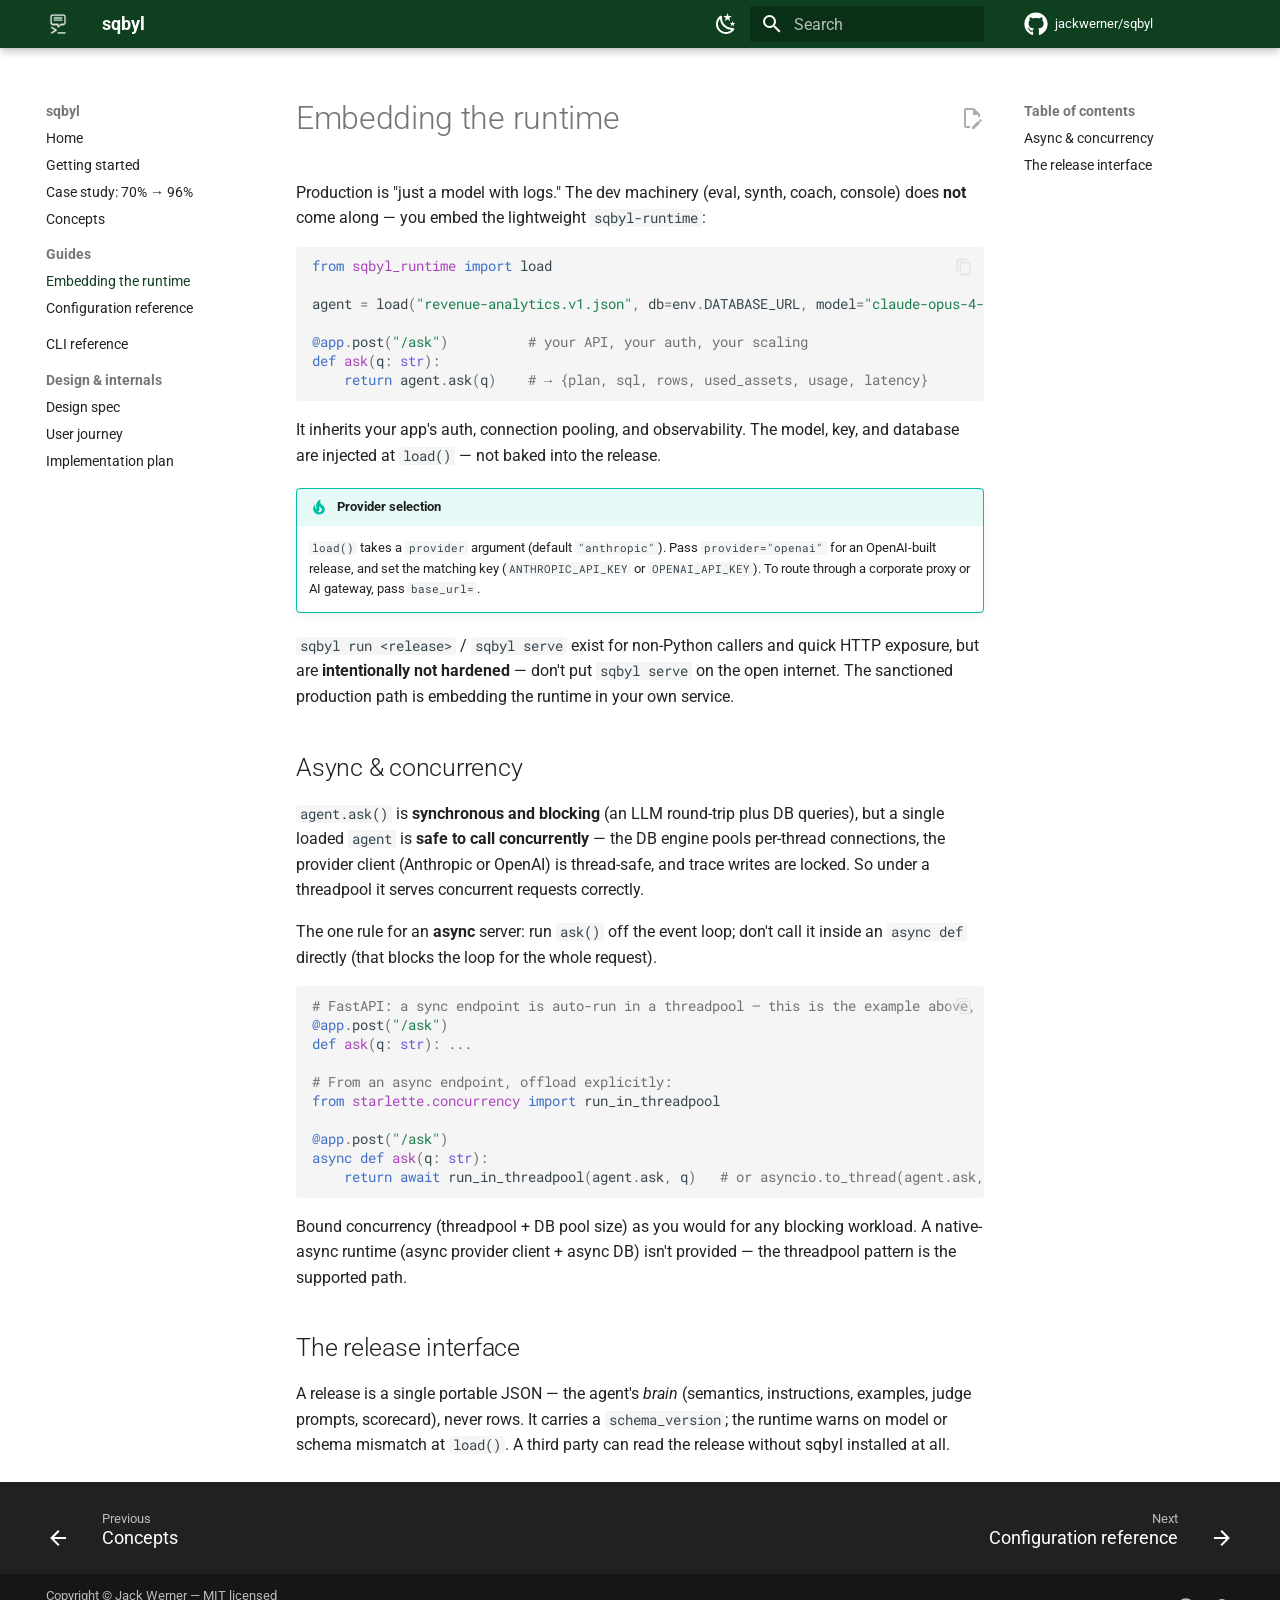
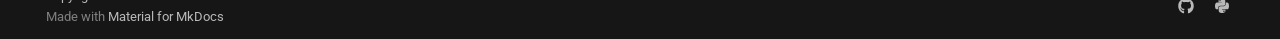
<file: guides/embedding/index.html>
<!doctype html>
<html lang="en" class="no-js">
  <head>
    
      <meta charset="utf-8">
      <meta name="viewport" content="width=device-width,initial-scale=1">
      
        <meta name="description" content="An open-source, LLM-powered toolkit for building, evaluating, and iterating on text-to-SQL agents over your own database.">
      
      
        <meta name="author" content="Jack Werner">
      
      
        <link rel="canonical" href="https://jackwerner.github.io/sqbyl/guides/embedding/">
      
      
        <link rel="prev" href="../../concepts/">
      
      
        <link rel="next" href="../configuration/">
      
      
        
      
      
      <link rel="icon" href="../../assets/sqbyl-icon.png">
      <meta name="generator" content="mkdocs-1.6.1, mkdocs-material-9.7.6">
    
    
      
        <title>Embedding the runtime - sqbyl</title>
      
    
    
      <link rel="stylesheet" href="../../assets/stylesheets/main.484c7ddc.min.css">
      
        
        <link rel="stylesheet" href="../../assets/stylesheets/palette.ab4e12ef.min.css">
      
      


    
    
      
    
    
      
        
        
        <link rel="preconnect" href="https://fonts.gstatic.com" crossorigin>
        <link rel="stylesheet" href="https://fonts.googleapis.com/css?family=Roboto:300,300i,400,400i,700,700i%7CRoboto+Mono:400,400i,700,700i&display=fallback">
        <style>:root{--md-text-font:"Roboto";--md-code-font:"Roboto Mono"}</style>
      
    
    
      <link rel="stylesheet" href="../../stylesheets/extra.css">
    
    <script>__md_scope=new URL("../..",location),__md_hash=e=>[...e].reduce(((e,_)=>(e<<5)-e+_.charCodeAt(0)),0),__md_get=(e,_=localStorage,t=__md_scope)=>JSON.parse(_.getItem(t.pathname+"."+e)),__md_set=(e,_,t=localStorage,a=__md_scope)=>{try{t.setItem(a.pathname+"."+e,JSON.stringify(_))}catch(e){}}</script>
    
      

    
    
  
    
  
  
  
  <meta property="og:type" content="website">
  <meta property="og:site_name" content="sqbyl">
  <meta property="og:title" content="Embedding the runtime · sqbyl">
  <meta property="og:description" content="An open-source, LLM-powered toolkit for building, evaluating, and iterating on text-to-SQL agents over your own database.">
  <meta property="og:url" content="https://jackwerner.github.io/sqbyl/guides/embedding/">
  <meta property="og:image" content="https://jackwerner.github.io/sqbyl/assets/sqbyl-logo-original.png">
  <meta name="twitter:card" content="summary_large_image">
  <meta name="twitter:title" content="Embedding the runtime · sqbyl">
  <meta name="twitter:description" content="An open-source, LLM-powered toolkit for building, evaluating, and iterating on text-to-SQL agents over your own database.">
  <meta name="twitter:image" content="https://jackwerner.github.io/sqbyl/assets/sqbyl-logo-original.png">

  </head>
  
  
    
    
      
    
    
    
    
    <body dir="ltr" data-md-color-scheme="default" data-md-color-primary="custom" data-md-color-accent="custom">
  
    
    <input class="md-toggle" data-md-toggle="drawer" type="checkbox" id="__drawer" autocomplete="off">
    <input class="md-toggle" data-md-toggle="search" type="checkbox" id="__search" autocomplete="off">
    <label class="md-overlay" for="__drawer"></label>
    <div data-md-component="skip">
      
        
        <a href="#embedding-the-runtime" class="md-skip">
          Skip to content
        </a>
      
    </div>
    <div data-md-component="announce">
      
    </div>
    
    
      

  

<header class="md-header md-header--shadow" data-md-component="header">
  <nav class="md-header__inner md-grid" aria-label="Header">
    <a href="../.." title="sqbyl" class="md-header__button md-logo" aria-label="sqbyl" data-md-component="logo">
      
  <img src="../../assets/sqbyl-icon.png" alt="logo">

    </a>
    <label class="md-header__button md-icon" for="__drawer">
      
      <svg xmlns="http://www.w3.org/2000/svg" viewBox="0 0 24 24"><path d="M3 6h18v2H3zm0 5h18v2H3zm0 5h18v2H3z"/></svg>
    </label>
    <div class="md-header__title" data-md-component="header-title">
      <div class="md-header__ellipsis">
        <div class="md-header__topic">
          <span class="md-ellipsis">
            sqbyl
          </span>
        </div>
        <div class="md-header__topic" data-md-component="header-topic">
          <span class="md-ellipsis">
            
              Embedding the runtime
            
          </span>
        </div>
      </div>
    </div>
    
      
        <form class="md-header__option" data-md-component="palette">
  
    
    
    
    <input class="md-option" data-md-color-media="(prefers-color-scheme: light)" data-md-color-scheme="default" data-md-color-primary="custom" data-md-color-accent="custom"  aria-label="Switch to dark mode"  type="radio" name="__palette" id="__palette_0">
    
      <label class="md-header__button md-icon" title="Switch to dark mode" for="__palette_1" hidden>
        <svg xmlns="http://www.w3.org/2000/svg" viewBox="0 0 24 24"><path d="m17.75 4.09-2.53 1.94.91 3.06-2.63-1.81-2.63 1.81.91-3.06-2.53-1.94L12.44 4l1.06-3 1.06 3zm3.5 6.91-1.64 1.25.59 1.98-1.7-1.17-1.7 1.17.59-1.98L15.75 11l2.06-.05L18.5 9l.69 1.95zm-2.28 4.95c.83-.08 1.72 1.1 1.19 1.85-.32.45-.66.87-1.08 1.27C15.17 23 8.84 23 4.94 19.07c-3.91-3.9-3.91-10.24 0-14.14.4-.4.82-.76 1.27-1.08.75-.53 1.93.36 1.85 1.19-.27 2.86.69 5.83 2.89 8.02a9.96 9.96 0 0 0 8.02 2.89m-1.64 2.02a12.08 12.08 0 0 1-7.8-3.47c-2.17-2.19-3.33-5-3.49-7.82-2.81 3.14-2.7 7.96.31 10.98 3.02 3.01 7.84 3.12 10.98.31"/></svg>
      </label>
    
  
    
    
    
    <input class="md-option" data-md-color-media="(prefers-color-scheme: dark)" data-md-color-scheme="slate" data-md-color-primary="custom" data-md-color-accent="custom"  aria-label="Switch to light mode"  type="radio" name="__palette" id="__palette_1">
    
      <label class="md-header__button md-icon" title="Switch to light mode" for="__palette_0" hidden>
        <svg xmlns="http://www.w3.org/2000/svg" viewBox="0 0 24 24"><path d="M12 7a5 5 0 0 1 5 5 5 5 0 0 1-5 5 5 5 0 0 1-5-5 5 5 0 0 1 5-5m0 2a3 3 0 0 0-3 3 3 3 0 0 0 3 3 3 3 0 0 0 3-3 3 3 0 0 0-3-3m0-7 2.39 3.42C13.65 5.15 12.84 5 12 5s-1.65.15-2.39.42zM3.34 7l4.16-.35A7.2 7.2 0 0 0 5.94 8.5c-.44.74-.69 1.5-.83 2.29zm.02 10 1.76-3.77a7.131 7.131 0 0 0 2.38 4.14zM20.65 7l-1.77 3.79a7.02 7.02 0 0 0-2.38-4.15zm-.01 10-4.14.36c.59-.51 1.12-1.14 1.54-1.86.42-.73.69-1.5.83-2.29zM12 22l-2.41-3.44c.74.27 1.55.44 2.41.44.82 0 1.63-.17 2.37-.44z"/></svg>
      </label>
    
  
</form>
      
    
    
      <script>var palette=__md_get("__palette");if(palette&&palette.color){if("(prefers-color-scheme)"===palette.color.media){var media=matchMedia("(prefers-color-scheme: light)"),input=document.querySelector(media.matches?"[data-md-color-media='(prefers-color-scheme: light)']":"[data-md-color-media='(prefers-color-scheme: dark)']");palette.color.media=input.getAttribute("data-md-color-media"),palette.color.scheme=input.getAttribute("data-md-color-scheme"),palette.color.primary=input.getAttribute("data-md-color-primary"),palette.color.accent=input.getAttribute("data-md-color-accent")}for(var[key,value]of Object.entries(palette.color))document.body.setAttribute("data-md-color-"+key,value)}</script>
    
    
    
      
      
        <label class="md-header__button md-icon" for="__search">
          
          <svg xmlns="http://www.w3.org/2000/svg" viewBox="0 0 24 24"><path d="M9.5 3A6.5 6.5 0 0 1 16 9.5c0 1.61-.59 3.09-1.56 4.23l.27.27h.79l5 5-1.5 1.5-5-5v-.79l-.27-.27A6.52 6.52 0 0 1 9.5 16 6.5 6.5 0 0 1 3 9.5 6.5 6.5 0 0 1 9.5 3m0 2C7 5 5 7 5 9.5S7 14 9.5 14 14 12 14 9.5 12 5 9.5 5"/></svg>
        </label>
        <div class="md-search" data-md-component="search" role="dialog">
  <label class="md-search__overlay" for="__search"></label>
  <div class="md-search__inner" role="search">
    <form class="md-search__form" name="search">
      <input type="text" class="md-search__input" name="query" aria-label="Search" placeholder="Search" autocapitalize="off" autocorrect="off" autocomplete="off" spellcheck="false" data-md-component="search-query" required>
      <label class="md-search__icon md-icon" for="__search">
        
        <svg xmlns="http://www.w3.org/2000/svg" viewBox="0 0 24 24"><path d="M9.5 3A6.5 6.5 0 0 1 16 9.5c0 1.61-.59 3.09-1.56 4.23l.27.27h.79l5 5-1.5 1.5-5-5v-.79l-.27-.27A6.52 6.52 0 0 1 9.5 16 6.5 6.5 0 0 1 3 9.5 6.5 6.5 0 0 1 9.5 3m0 2C7 5 5 7 5 9.5S7 14 9.5 14 14 12 14 9.5 12 5 9.5 5"/></svg>
        
        <svg xmlns="http://www.w3.org/2000/svg" viewBox="0 0 24 24"><path d="M20 11v2H8l5.5 5.5-1.42 1.42L4.16 12l7.92-7.92L13.5 5.5 8 11z"/></svg>
      </label>
      <nav class="md-search__options" aria-label="Search">
        
        <button type="reset" class="md-search__icon md-icon" title="Clear" aria-label="Clear" tabindex="-1">
          
          <svg xmlns="http://www.w3.org/2000/svg" viewBox="0 0 24 24"><path d="M19 6.41 17.59 5 12 10.59 6.41 5 5 6.41 10.59 12 5 17.59 6.41 19 12 13.41 17.59 19 19 17.59 13.41 12z"/></svg>
        </button>
      </nav>
      
        <div class="md-search__suggest" data-md-component="search-suggest"></div>
      
    </form>
    <div class="md-search__output">
      <div class="md-search__scrollwrap" tabindex="0" data-md-scrollfix>
        <div class="md-search-result" data-md-component="search-result">
          <div class="md-search-result__meta">
            Initializing search
          </div>
          <ol class="md-search-result__list" role="presentation"></ol>
        </div>
      </div>
    </div>
  </div>
</div>
      
    
    
      <div class="md-header__source">
        <a href="https://github.com/jackwerner/sqbyl" title="Go to repository" class="md-source" data-md-component="source">
  <div class="md-source__icon md-icon">
    
    <svg xmlns="http://www.w3.org/2000/svg" viewBox="0 0 512 512"><!--! Font Awesome Free 7.1.0 by @fontawesome - https://fontawesome.com License - https://fontawesome.com/license/free (Icons: CC BY 4.0, Fonts: SIL OFL 1.1, Code: MIT License) Copyright 2025 Fonticons, Inc.--><path d="M173.9 397.4c0 2-2.3 3.6-5.2 3.6-3.3.3-5.6-1.3-5.6-3.6 0-2 2.3-3.6 5.2-3.6 3-.3 5.6 1.3 5.6 3.6m-31.1-4.5c-.7 2 1.3 4.3 4.3 4.9 2.6 1 5.6 0 6.2-2s-1.3-4.3-4.3-5.2c-2.6-.7-5.5.3-6.2 2.3m44.2-1.7c-2.9.7-4.9 2.6-4.6 4.9.3 2 2.9 3.3 5.9 2.6 2.9-.7 4.9-2.6 4.6-4.6-.3-1.9-3-3.2-5.9-2.9M252.8 8C114.1 8 8 113.3 8 252c0 110.9 69.8 205.8 169.5 239.2 12.8 2.3 17.3-5.6 17.3-12.1 0-6.2-.3-40.4-.3-61.4 0 0-70 15-84.7-29.8 0 0-11.4-29.1-27.8-36.6 0 0-22.9-15.7 1.6-15.4 0 0 24.9 2 38.6 25.8 21.9 38.6 58.6 27.5 72.9 20.9 2.3-16 8.8-27.1 16-33.7-55.9-6.2-112.3-14.3-112.3-110.5 0-27.5 7.6-41.3 23.6-58.9-2.6-6.5-11.1-33.3 2.6-67.9 20.9-6.5 69 27 69 27 20-5.6 41.5-8.5 62.8-8.5s42.8 2.9 62.8 8.5c0 0 48.1-33.6 69-27 13.7 34.7 5.2 61.4 2.6 67.9 16 17.7 25.8 31.5 25.8 58.9 0 96.5-58.9 104.2-114.8 110.5 9.2 7.9 17 22.9 17 46.4 0 33.7-.3 75.4-.3 83.6 0 6.5 4.6 14.4 17.3 12.1C436.2 457.8 504 362.9 504 252 504 113.3 391.5 8 252.8 8M105.2 352.9c-1.3 1-1 3.3.7 5.2 1.6 1.6 3.9 2.3 5.2 1 1.3-1 1-3.3-.7-5.2-1.6-1.6-3.9-2.3-5.2-1m-10.8-8.1c-.7 1.3.3 2.9 2.3 3.9 1.6 1 3.6.7 4.3-.7.7-1.3-.3-2.9-2.3-3.9-2-.6-3.6-.3-4.3.7m32.4 35.6c-1.6 1.3-1 4.3 1.3 6.2 2.3 2.3 5.2 2.6 6.5 1 1.3-1.3.7-4.3-1.3-6.2-2.2-2.3-5.2-2.6-6.5-1m-11.4-14.7c-1.6 1-1.6 3.6 0 5.9s4.3 3.3 5.6 2.3c1.6-1.3 1.6-3.9 0-6.2-1.4-2.3-4-3.3-5.6-2"/></svg>
  </div>
  <div class="md-source__repository">
    jackwerner/sqbyl
  </div>
</a>
      </div>
    
  </nav>
  
</header>
    
    <div class="md-container" data-md-component="container">
      
      
        
          
        
      
      <main class="md-main" data-md-component="main">
        <div class="md-main__inner md-grid">
          
            
              
              <div class="md-sidebar md-sidebar--primary" data-md-component="sidebar" data-md-type="navigation" >
                <div class="md-sidebar__scrollwrap">
                  <div class="md-sidebar__inner">
                    



<nav class="md-nav md-nav--primary" aria-label="Navigation" data-md-level="0">
  <label class="md-nav__title" for="__drawer">
    <a href="../.." title="sqbyl" class="md-nav__button md-logo" aria-label="sqbyl" data-md-component="logo">
      
  <img src="../../assets/sqbyl-icon.png" alt="logo">

    </a>
    sqbyl
  </label>
  
    <div class="md-nav__source">
      <a href="https://github.com/jackwerner/sqbyl" title="Go to repository" class="md-source" data-md-component="source">
  <div class="md-source__icon md-icon">
    
    <svg xmlns="http://www.w3.org/2000/svg" viewBox="0 0 512 512"><!--! Font Awesome Free 7.1.0 by @fontawesome - https://fontawesome.com License - https://fontawesome.com/license/free (Icons: CC BY 4.0, Fonts: SIL OFL 1.1, Code: MIT License) Copyright 2025 Fonticons, Inc.--><path d="M173.9 397.4c0 2-2.3 3.6-5.2 3.6-3.3.3-5.6-1.3-5.6-3.6 0-2 2.3-3.6 5.2-3.6 3-.3 5.6 1.3 5.6 3.6m-31.1-4.5c-.7 2 1.3 4.3 4.3 4.9 2.6 1 5.6 0 6.2-2s-1.3-4.3-4.3-5.2c-2.6-.7-5.5.3-6.2 2.3m44.2-1.7c-2.9.7-4.9 2.6-4.6 4.9.3 2 2.9 3.3 5.9 2.6 2.9-.7 4.9-2.6 4.6-4.6-.3-1.9-3-3.2-5.9-2.9M252.8 8C114.1 8 8 113.3 8 252c0 110.9 69.8 205.8 169.5 239.2 12.8 2.3 17.3-5.6 17.3-12.1 0-6.2-.3-40.4-.3-61.4 0 0-70 15-84.7-29.8 0 0-11.4-29.1-27.8-36.6 0 0-22.9-15.7 1.6-15.4 0 0 24.9 2 38.6 25.8 21.9 38.6 58.6 27.5 72.9 20.9 2.3-16 8.8-27.1 16-33.7-55.9-6.2-112.3-14.3-112.3-110.5 0-27.5 7.6-41.3 23.6-58.9-2.6-6.5-11.1-33.3 2.6-67.9 20.9-6.5 69 27 69 27 20-5.6 41.5-8.5 62.8-8.5s42.8 2.9 62.8 8.5c0 0 48.1-33.6 69-27 13.7 34.7 5.2 61.4 2.6 67.9 16 17.7 25.8 31.5 25.8 58.9 0 96.5-58.9 104.2-114.8 110.5 9.2 7.9 17 22.9 17 46.4 0 33.7-.3 75.4-.3 83.6 0 6.5 4.6 14.4 17.3 12.1C436.2 457.8 504 362.9 504 252 504 113.3 391.5 8 252.8 8M105.2 352.9c-1.3 1-1 3.3.7 5.2 1.6 1.6 3.9 2.3 5.2 1 1.3-1 1-3.3-.7-5.2-1.6-1.6-3.9-2.3-5.2-1m-10.8-8.1c-.7 1.3.3 2.9 2.3 3.9 1.6 1 3.6.7 4.3-.7.7-1.3-.3-2.9-2.3-3.9-2-.6-3.6-.3-4.3.7m32.4 35.6c-1.6 1.3-1 4.3 1.3 6.2 2.3 2.3 5.2 2.6 6.5 1 1.3-1.3.7-4.3-1.3-6.2-2.2-2.3-5.2-2.6-6.5-1m-11.4-14.7c-1.6 1-1.6 3.6 0 5.9s4.3 3.3 5.6 2.3c1.6-1.3 1.6-3.9 0-6.2-1.4-2.3-4-3.3-5.6-2"/></svg>
  </div>
  <div class="md-source__repository">
    jackwerner/sqbyl
  </div>
</a>
    </div>
  
  <ul class="md-nav__list" data-md-scrollfix>
    
      
      
  
  
  
  
    <li class="md-nav__item">
      <a href="../.." class="md-nav__link">
        
  
  
  <span class="md-ellipsis">
    
  
    Home
  

    
  </span>
  
  

      </a>
    </li>
  

    
      
      
  
  
  
  
    <li class="md-nav__item">
      <a href="../../getting-started/" class="md-nav__link">
        
  
  
  <span class="md-ellipsis">
    
  
    Getting started
  

    
  </span>
  
  

      </a>
    </li>
  

    
      
      
  
  
  
  
    <li class="md-nav__item">
      <a href="../../case-study/" class="md-nav__link">
        
  
  
  <span class="md-ellipsis">
    
  
    Case study: 70% → 96%
  

    
  </span>
  
  

      </a>
    </li>
  

    
      
      
  
  
  
  
    <li class="md-nav__item">
      <a href="../../concepts/" class="md-nav__link">
        
  
  
  <span class="md-ellipsis">
    
  
    Concepts
  

    
  </span>
  
  

      </a>
    </li>
  

    
      
      
  
  
    
  
  
  
    
    
    
    
      
        
        
      
    
    
    <li class="md-nav__item md-nav__item--active md-nav__item--section md-nav__item--nested">
      
        
        
        <input class="md-nav__toggle md-toggle " type="checkbox" id="__nav_5" checked>
        
          
          <label class="md-nav__link" for="__nav_5" id="__nav_5_label" tabindex="">
            
  
  
  <span class="md-ellipsis">
    
  
    Guides
  

    
  </span>
  
  

            <span class="md-nav__icon md-icon"></span>
          </label>
        
        <nav class="md-nav" data-md-level="1" aria-labelledby="__nav_5_label" aria-expanded="true">
          <label class="md-nav__title" for="__nav_5">
            <span class="md-nav__icon md-icon"></span>
            
  
    Guides
  

          </label>
          <ul class="md-nav__list" data-md-scrollfix>
            
              
                
  
  
    
  
  
  
    <li class="md-nav__item md-nav__item--active">
      
      <input class="md-nav__toggle md-toggle" type="checkbox" id="__toc">
      
      
        
      
      
        <label class="md-nav__link md-nav__link--active" for="__toc">
          
  
  
  <span class="md-ellipsis">
    
  
    Embedding the runtime
  

    
  </span>
  
  

          <span class="md-nav__icon md-icon"></span>
        </label>
      
      <a href="./" class="md-nav__link md-nav__link--active">
        
  
  
  <span class="md-ellipsis">
    
  
    Embedding the runtime
  

    
  </span>
  
  

      </a>
      
        

<nav class="md-nav md-nav--secondary" aria-label="Table of contents">
  
  
  
    
  
  
    <label class="md-nav__title" for="__toc">
      <span class="md-nav__icon md-icon"></span>
      Table of contents
    </label>
    <ul class="md-nav__list" data-md-component="toc" data-md-scrollfix>
      
        <li class="md-nav__item">
  <a href="#async-concurrency" class="md-nav__link">
    <span class="md-ellipsis">
      
        Async &amp; concurrency
      
    </span>
  </a>
  
</li>
      
        <li class="md-nav__item">
  <a href="#the-release-interface" class="md-nav__link">
    <span class="md-ellipsis">
      
        The release interface
      
    </span>
  </a>
  
</li>
      
    </ul>
  
</nav>
      
    </li>
  

              
            
              
                
  
  
  
  
    <li class="md-nav__item">
      <a href="../configuration/" class="md-nav__link">
        
  
  
  <span class="md-ellipsis">
    
  
    Configuration reference
  

    
  </span>
  
  

      </a>
    </li>
  

              
            
          </ul>
        </nav>
      
    </li>
  

    
      
      
  
  
  
  
    <li class="md-nav__item">
      <a href="../../cli/" class="md-nav__link">
        
  
  
  <span class="md-ellipsis">
    
  
    CLI reference
  

    
  </span>
  
  

      </a>
    </li>
  

    
      
      
  
  
  
  
    
    
    
    
      
        
        
      
    
    
    <li class="md-nav__item md-nav__item--section md-nav__item--nested">
      
        
        
        <input class="md-nav__toggle md-toggle " type="checkbox" id="__nav_7" >
        
          
          <label class="md-nav__link" for="__nav_7" id="__nav_7_label" tabindex="">
            
  
  
  <span class="md-ellipsis">
    
  
    Design &amp; internals
  

    
  </span>
  
  

            <span class="md-nav__icon md-icon"></span>
          </label>
        
        <nav class="md-nav" data-md-level="1" aria-labelledby="__nav_7_label" aria-expanded="false">
          <label class="md-nav__title" for="__nav_7">
            <span class="md-nav__icon md-icon"></span>
            
  
    Design &amp; internals
  

          </label>
          <ul class="md-nav__list" data-md-scrollfix>
            
              
                
  
  
  
  
    <li class="md-nav__item">
      <a href="../../sqbyl-design-spec/" class="md-nav__link">
        
  
  
  <span class="md-ellipsis">
    
  
    Design spec
  

    
  </span>
  
  

      </a>
    </li>
  

              
            
              
                
  
  
  
  
    <li class="md-nav__item">
      <a href="../../sqbyl-user-journey/" class="md-nav__link">
        
  
  
  <span class="md-ellipsis">
    
  
    User journey
  

    
  </span>
  
  

      </a>
    </li>
  

              
            
              
                
  
  
  
  
    <li class="md-nav__item">
      <a href="../../sqbyl-implementation-plan/" class="md-nav__link">
        
  
  
  <span class="md-ellipsis">
    
  
    Implementation plan
  

    
  </span>
  
  

      </a>
    </li>
  

              
            
          </ul>
        </nav>
      
    </li>
  

    
  </ul>
</nav>
                  </div>
                </div>
              </div>
            
            
              
              <div class="md-sidebar md-sidebar--secondary" data-md-component="sidebar" data-md-type="toc" >
                <div class="md-sidebar__scrollwrap">
                  <div class="md-sidebar__inner">
                    

<nav class="md-nav md-nav--secondary" aria-label="Table of contents">
  
  
  
    
  
  
    <label class="md-nav__title" for="__toc">
      <span class="md-nav__icon md-icon"></span>
      Table of contents
    </label>
    <ul class="md-nav__list" data-md-component="toc" data-md-scrollfix>
      
        <li class="md-nav__item">
  <a href="#async-concurrency" class="md-nav__link">
    <span class="md-ellipsis">
      
        Async &amp; concurrency
      
    </span>
  </a>
  
</li>
      
        <li class="md-nav__item">
  <a href="#the-release-interface" class="md-nav__link">
    <span class="md-ellipsis">
      
        The release interface
      
    </span>
  </a>
  
</li>
      
    </ul>
  
</nav>
                  </div>
                </div>
              </div>
            
          
          
            <div class="md-content" data-md-component="content">
              
              <article class="md-content__inner md-typeset">
                
                  


  
    <a href="https://github.com/jackwerner/sqbyl/edit/main/docs/guides/embedding.md" title="Edit this page" class="md-content__button md-icon" rel="edit">
      
      <svg xmlns="http://www.w3.org/2000/svg" viewBox="0 0 24 24"><path d="M10 20H6V4h7v5h5v3.1l2-2V8l-6-6H6c-1.1 0-2 .9-2 2v16c0 1.1.9 2 2 2h4zm10.2-7c.1 0 .3.1.4.2l1.3 1.3c.2.2.2.6 0 .8l-1 1-2.1-2.1 1-1c.1-.1.2-.2.4-.2m0 3.9L14.1 23H12v-2.1l6.1-6.1z"/></svg>
    </a>
  
  


<h1 id="embedding-the-runtime">Embedding the runtime<a class="headerlink" href="#embedding-the-runtime" title="Permanent link">&para;</a></h1>
<p>Production is "just a model with logs." The dev machinery (eval, synth, coach, console) does
<strong>not</strong> come along — you embed the lightweight <code>sqbyl-runtime</code>:</p>
<div class="highlight"><pre><span></span><code><a id="__codelineno-0-1" name="__codelineno-0-1" href="#__codelineno-0-1"></a><span class="kn">from</span><span class="w"> </span><span class="nn">sqbyl_runtime</span><span class="w"> </span><span class="kn">import</span> <span class="n">load</span>
<a id="__codelineno-0-2" name="__codelineno-0-2" href="#__codelineno-0-2"></a>
<a id="__codelineno-0-3" name="__codelineno-0-3" href="#__codelineno-0-3"></a><span class="n">agent</span> <span class="o">=</span> <span class="n">load</span><span class="p">(</span><span class="s2">&quot;revenue-analytics.v1.json&quot;</span><span class="p">,</span> <span class="n">db</span><span class="o">=</span><span class="n">env</span><span class="o">.</span><span class="n">DATABASE_URL</span><span class="p">,</span> <span class="n">model</span><span class="o">=</span><span class="s2">&quot;claude-opus-4-8&quot;</span><span class="p">)</span>
<a id="__codelineno-0-4" name="__codelineno-0-4" href="#__codelineno-0-4"></a>
<a id="__codelineno-0-5" name="__codelineno-0-5" href="#__codelineno-0-5"></a><span class="nd">@app</span><span class="o">.</span><span class="n">post</span><span class="p">(</span><span class="s2">&quot;/ask&quot;</span><span class="p">)</span>          <span class="c1"># your API, your auth, your scaling</span>
<a id="__codelineno-0-6" name="__codelineno-0-6" href="#__codelineno-0-6"></a><span class="k">def</span><span class="w"> </span><span class="nf">ask</span><span class="p">(</span><span class="n">q</span><span class="p">:</span> <span class="nb">str</span><span class="p">):</span>
<a id="__codelineno-0-7" name="__codelineno-0-7" href="#__codelineno-0-7"></a>    <span class="k">return</span> <span class="n">agent</span><span class="o">.</span><span class="n">ask</span><span class="p">(</span><span class="n">q</span><span class="p">)</span>    <span class="c1"># → {plan, sql, rows, used_assets, usage, latency}</span>
</code></pre></div>
<p>It inherits your app's auth, connection pooling, and observability. The model, key, and
database are injected at <code>load()</code> — not baked into the release.</p>
<div class="admonition tip">
<p class="admonition-title">Provider selection</p>
<p><code>load()</code> takes a <code>provider</code> argument (default <code>"anthropic"</code>). Pass <code>provider="openai"</code>
for an OpenAI-built release, and set the matching key (<code>ANTHROPIC_API_KEY</code> or
<code>OPENAI_API_KEY</code>). To route through a corporate proxy or AI gateway, pass <code>base_url=</code>.</p>
</div>
<p><code>sqbyl run &lt;release&gt;</code> / <code>sqbyl serve</code> exist for non-Python callers and quick HTTP exposure,
but are <strong>intentionally not hardened</strong> — don't put <code>sqbyl serve</code> on the open internet. The
sanctioned production path is embedding the runtime in your own service.</p>
<h2 id="async-concurrency">Async &amp; concurrency<a class="headerlink" href="#async-concurrency" title="Permanent link">&para;</a></h2>
<p><code>agent.ask()</code> is <strong>synchronous and blocking</strong> (an LLM round-trip plus DB queries), but a
single loaded <code>agent</code> is <strong>safe to call concurrently</strong> — the DB engine pools per-thread
connections, the provider client (Anthropic or OpenAI) is thread-safe, and trace writes are
locked. So under a threadpool it serves concurrent requests correctly.</p>
<p>The one rule for an <strong>async</strong> server: run <code>ask()</code> off the event loop; don't call it inside an
<code>async def</code> directly (that blocks the loop for the whole request).</p>
<div class="highlight"><pre><span></span><code><a id="__codelineno-1-1" name="__codelineno-1-1" href="#__codelineno-1-1"></a><span class="c1"># FastAPI: a sync endpoint is auto-run in a threadpool — this is the example above, correct.</span>
<a id="__codelineno-1-2" name="__codelineno-1-2" href="#__codelineno-1-2"></a><span class="nd">@app</span><span class="o">.</span><span class="n">post</span><span class="p">(</span><span class="s2">&quot;/ask&quot;</span><span class="p">)</span>
<a id="__codelineno-1-3" name="__codelineno-1-3" href="#__codelineno-1-3"></a><span class="k">def</span><span class="w"> </span><span class="nf">ask</span><span class="p">(</span><span class="n">q</span><span class="p">:</span> <span class="nb">str</span><span class="p">):</span> <span class="o">...</span>
<a id="__codelineno-1-4" name="__codelineno-1-4" href="#__codelineno-1-4"></a>
<a id="__codelineno-1-5" name="__codelineno-1-5" href="#__codelineno-1-5"></a><span class="c1"># From an async endpoint, offload explicitly:</span>
<a id="__codelineno-1-6" name="__codelineno-1-6" href="#__codelineno-1-6"></a><span class="kn">from</span><span class="w"> </span><span class="nn">starlette.concurrency</span><span class="w"> </span><span class="kn">import</span> <span class="n">run_in_threadpool</span>
<a id="__codelineno-1-7" name="__codelineno-1-7" href="#__codelineno-1-7"></a>
<a id="__codelineno-1-8" name="__codelineno-1-8" href="#__codelineno-1-8"></a><span class="nd">@app</span><span class="o">.</span><span class="n">post</span><span class="p">(</span><span class="s2">&quot;/ask&quot;</span><span class="p">)</span>
<a id="__codelineno-1-9" name="__codelineno-1-9" href="#__codelineno-1-9"></a><span class="k">async</span> <span class="k">def</span><span class="w"> </span><span class="nf">ask</span><span class="p">(</span><span class="n">q</span><span class="p">:</span> <span class="nb">str</span><span class="p">):</span>
<a id="__codelineno-1-10" name="__codelineno-1-10" href="#__codelineno-1-10"></a>    <span class="k">return</span> <span class="k">await</span> <span class="n">run_in_threadpool</span><span class="p">(</span><span class="n">agent</span><span class="o">.</span><span class="n">ask</span><span class="p">,</span> <span class="n">q</span><span class="p">)</span>   <span class="c1"># or asyncio.to_thread(agent.ask, q)</span>
</code></pre></div>
<p>Bound concurrency (threadpool + DB pool size) as you would for any blocking workload. A
native-async runtime (async provider client + async DB) isn't provided — the threadpool
pattern is the supported path.</p>
<h2 id="the-release-interface">The release interface<a class="headerlink" href="#the-release-interface" title="Permanent link">&para;</a></h2>
<p>A release is a single portable JSON — the agent's <em>brain</em> (semantics, instructions,
examples, judge prompts, scorecard), never rows. It carries a <code>schema_version</code>; the runtime
warns on model or schema mismatch at <code>load()</code>. A third party can read the release without
sqbyl installed at all.</p>












                
              </article>
            </div>
          
          
<script>var target=document.getElementById(location.hash.slice(1));target&&target.name&&(target.checked=target.name.startsWith("__tabbed_"))</script>
        </div>
        
          <button type="button" class="md-top md-icon" data-md-component="top" hidden>
  
  <svg xmlns="http://www.w3.org/2000/svg" viewBox="0 0 24 24"><path d="M13 20h-2V8l-5.5 5.5-1.42-1.42L12 4.16l7.92 7.92-1.42 1.42L13 8z"/></svg>
  Back to top
</button>
        
      </main>
      
        <footer class="md-footer">
  
    
      
      <nav class="md-footer__inner md-grid" aria-label="Footer" >
        
          
          <a href="../../concepts/" class="md-footer__link md-footer__link--prev" aria-label="Previous: Concepts">
            <div class="md-footer__button md-icon">
              
              <svg xmlns="http://www.w3.org/2000/svg" viewBox="0 0 24 24"><path d="M20 11v2H8l5.5 5.5-1.42 1.42L4.16 12l7.92-7.92L13.5 5.5 8 11z"/></svg>
            </div>
            <div class="md-footer__title">
              <span class="md-footer__direction">
                Previous
              </span>
              <div class="md-ellipsis">
                Concepts
              </div>
            </div>
          </a>
        
        
          
          <a href="../configuration/" class="md-footer__link md-footer__link--next" aria-label="Next: Configuration reference">
            <div class="md-footer__title">
              <span class="md-footer__direction">
                Next
              </span>
              <div class="md-ellipsis">
                Configuration reference
              </div>
            </div>
            <div class="md-footer__button md-icon">
              
              <svg xmlns="http://www.w3.org/2000/svg" viewBox="0 0 24 24"><path d="M4 11v2h12l-5.5 5.5 1.42 1.42L19.84 12l-7.92-7.92L10.5 5.5 16 11z"/></svg>
            </div>
          </a>
        
      </nav>
    
  
  <div class="md-footer-meta md-typeset">
    <div class="md-footer-meta__inner md-grid">
      <div class="md-copyright">
  
    <div class="md-copyright__highlight">
      Copyright &copy; Jack Werner — MIT licensed
    </div>
  
  
    Made with
    <a href="https://squidfunk.github.io/mkdocs-material/" target="_blank" rel="noopener">
      Material for MkDocs
    </a>
  
</div>
      
        
<div class="md-social">
  
    
    
    
    
      
      
    
    <a href="https://github.com/jackwerner/sqbyl" target="_blank" rel="noopener" title="github.com" class="md-social__link">
      <svg xmlns="http://www.w3.org/2000/svg" viewBox="0 0 512 512"><!--! Font Awesome Free 7.1.0 by @fontawesome - https://fontawesome.com License - https://fontawesome.com/license/free (Icons: CC BY 4.0, Fonts: SIL OFL 1.1, Code: MIT License) Copyright 2025 Fonticons, Inc.--><path d="M173.9 397.4c0 2-2.3 3.6-5.2 3.6-3.3.3-5.6-1.3-5.6-3.6 0-2 2.3-3.6 5.2-3.6 3-.3 5.6 1.3 5.6 3.6m-31.1-4.5c-.7 2 1.3 4.3 4.3 4.9 2.6 1 5.6 0 6.2-2s-1.3-4.3-4.3-5.2c-2.6-.7-5.5.3-6.2 2.3m44.2-1.7c-2.9.7-4.9 2.6-4.6 4.9.3 2 2.9 3.3 5.9 2.6 2.9-.7 4.9-2.6 4.6-4.6-.3-1.9-3-3.2-5.9-2.9M252.8 8C114.1 8 8 113.3 8 252c0 110.9 69.8 205.8 169.5 239.2 12.8 2.3 17.3-5.6 17.3-12.1 0-6.2-.3-40.4-.3-61.4 0 0-70 15-84.7-29.8 0 0-11.4-29.1-27.8-36.6 0 0-22.9-15.7 1.6-15.4 0 0 24.9 2 38.6 25.8 21.9 38.6 58.6 27.5 72.9 20.9 2.3-16 8.8-27.1 16-33.7-55.9-6.2-112.3-14.3-112.3-110.5 0-27.5 7.6-41.3 23.6-58.9-2.6-6.5-11.1-33.3 2.6-67.9 20.9-6.5 69 27 69 27 20-5.6 41.5-8.5 62.8-8.5s42.8 2.9 62.8 8.5c0 0 48.1-33.6 69-27 13.7 34.7 5.2 61.4 2.6 67.9 16 17.7 25.8 31.5 25.8 58.9 0 96.5-58.9 104.2-114.8 110.5 9.2 7.9 17 22.9 17 46.4 0 33.7-.3 75.4-.3 83.6 0 6.5 4.6 14.4 17.3 12.1C436.2 457.8 504 362.9 504 252 504 113.3 391.5 8 252.8 8M105.2 352.9c-1.3 1-1 3.3.7 5.2 1.6 1.6 3.9 2.3 5.2 1 1.3-1 1-3.3-.7-5.2-1.6-1.6-3.9-2.3-5.2-1m-10.8-8.1c-.7 1.3.3 2.9 2.3 3.9 1.6 1 3.6.7 4.3-.7.7-1.3-.3-2.9-2.3-3.9-2-.6-3.6-.3-4.3.7m32.4 35.6c-1.6 1.3-1 4.3 1.3 6.2 2.3 2.3 5.2 2.6 6.5 1 1.3-1.3.7-4.3-1.3-6.2-2.2-2.3-5.2-2.6-6.5-1m-11.4-14.7c-1.6 1-1.6 3.6 0 5.9s4.3 3.3 5.6 2.3c1.6-1.3 1.6-3.9 0-6.2-1.4-2.3-4-3.3-5.6-2"/></svg>
    </a>
  
    
    
    
    
      
      
    
    <a href="https://pypi.org/project/sqbyl/" target="_blank" rel="noopener" title="pypi.org" class="md-social__link">
      <svg xmlns="http://www.w3.org/2000/svg" viewBox="0 0 448 512"><!--! Font Awesome Free 7.1.0 by @fontawesome - https://fontawesome.com License - https://fontawesome.com/license/free (Icons: CC BY 4.0, Fonts: SIL OFL 1.1, Code: MIT License) Copyright 2025 Fonticons, Inc.--><path d="M439.8 200.5c-7.7-30.9-22.3-54.2-53.4-54.2h-40.1v47.4c0 36.8-31.2 67.8-66.8 67.8H172.7c-29.2 0-53.4 25-53.4 54.3v101.8c0 29 25.2 46 53.4 54.3 33.8 9.9 66.3 11.7 106.8 0 26.9-7.8 53.4-23.5 53.4-54.3v-40.7H226.2v-13.6h160.2c31.1 0 42.6-21.7 53.4-54.2 11.2-33.5 10.7-65.7 0-108.6M286.2 444.7a20.4 20.4 0 1 1 0-40.7 20.4 20.4 0 1 1 0 40.7M167.8 248.1h106.8c29.7 0 53.4-24.5 53.4-54.3V91.9c0-29-24.4-50.7-53.4-55.6-35.8-5.9-74.7-5.6-106.8.1-45.2 8-53.4 24.7-53.4 55.6v40.7h106.9v13.6h-147c-31.1 0-58.3 18.7-66.8 54.2-9.8 40.7-10.2 66.1 0 108.6 7.6 31.6 25.7 54.2 56.8 54.2H101v-48.8c0-35.3 30.5-66.4 66.8-66.4m-6.6-183.4a20.4 20.4 0 1 1 0 40.8 20.4 20.4 0 1 1 0-40.8"/></svg>
    </a>
  
</div>
      
    </div>
  </div>
</footer>
      
    </div>
    <div class="md-dialog" data-md-component="dialog">
      <div class="md-dialog__inner md-typeset"></div>
    </div>
    
    
    
      
      
      <script id="__config" type="application/json">{"annotate": null, "base": "../..", "features": ["navigation.instant", "navigation.tracking", "navigation.sections", "navigation.top", "navigation.footer", "content.code.copy", "content.code.annotate", "content.action.edit", "search.suggest", "search.highlight", "toc.follow"], "search": "../../assets/javascripts/workers/search.2c215733.min.js", "tags": null, "translations": {"clipboard.copied": "Copied to clipboard", "clipboard.copy": "Copy to clipboard", "search.result.more.one": "1 more on this page", "search.result.more.other": "# more on this page", "search.result.none": "No matching documents", "search.result.one": "1 matching document", "search.result.other": "# matching documents", "search.result.placeholder": "Type to start searching", "search.result.term.missing": "Missing", "select.version": "Select version"}, "version": null}</script>
    
    
      <script src="../../assets/javascripts/bundle.79ae519e.min.js"></script>
      
    
  </body>
</html>
</file>
<file: stylesheets/extra.css>
/* sqbyl brand palette — forest green sampled from the logo (#0e4020). */
:root {
  --md-primary-fg-color: #0e4020;
  --md-primary-fg-color--light: #17663a;
  --md-primary-fg-color--dark: #0a3018;
  --md-accent-fg-color: #17663a;
}

/* Slightly lift the primary in dark mode so the header/links stay legible. */
[data-md-color-scheme="slate"] {
  --md-primary-fg-color: #17663a;
  --md-accent-fg-color: #2e8b57;
  --md-typeset-a-color: #4caf7d;
}

/* The header logo glyph is dark green; the header bar is also dark green, so
   render it white to sit legibly on the bar (both light and dark schemes). */
.md-header__button.md-logo img {
  filter: brightness(0) invert(1);
}

/* Home-page hero wordmark. */
.sqbyl-hero {
  text-align: center;
  margin: 1.5rem 0 2.5rem;
}
.sqbyl-hero img {
  max-width: 340px;
  width: 60%;
  height: auto;
}

/* In dark mode the dark-green wordmark loses contrast on the dark canvas —
   render it white so it stays crisp. */
[data-md-color-scheme="slate"] .sqbyl-hero img {
  filter: brightness(0) invert(1);
}
</file>
<file: assets/stylesheets/main.484c7ddc.min.css>
@charset "UTF-8";html{-webkit-text-size-adjust:none;-moz-text-size-adjust:none;text-size-adjust:none;box-sizing:border-box}*,:after,:before{box-sizing:inherit}@media (prefers-reduced-motion){*,:after,:before{transition:none!important}}body{margin:0}a,button,input,label{-webkit-tap-highlight-color:transparent}a{color:inherit;text-decoration:none}hr{border:0;box-sizing:initial;display:block;height:.05rem;overflow:visible;padding:0}small{font-size:80%}sub,sup{line-height:1em}img{border-style:none}table{border-collapse:initial;border-spacing:0}td,th{font-weight:400;vertical-align:top}button{background:#0000;border:0;font-family:inherit;font-size:inherit;margin:0;padding:0}input{border:0;outline:none}:root{--md-primary-fg-color:#4051b5;--md-primary-fg-color--light:#5d6cc0;--md-primary-fg-color--dark:#303fa1;--md-primary-bg-color:#fff;--md-primary-bg-color--light:#ffffffb3;--md-accent-fg-color:#526cfe;--md-accent-fg-color--transparent:#526cfe1a;--md-accent-bg-color:#fff;--md-accent-bg-color--light:#ffffffb3}[data-md-color-scheme=default]{color-scheme:light}[data-md-color-scheme=default] img[src$="#gh-dark-mode-only"],[data-md-color-scheme=default] img[src$="#only-dark"]{display:none}:root,[data-md-color-scheme=default]{--md-hue:225deg;--md-default-fg-color:#000000de;--md-default-fg-color--light:#0000008a;--md-default-fg-color--lighter:#00000052;--md-default-fg-color--lightest:#00000012;--md-default-bg-color:#fff;--md-default-bg-color--light:#ffffffb3;--md-default-bg-color--lighter:#ffffff4d;--md-default-bg-color--lightest:#ffffff1f;--md-code-fg-color:#36464e;--md-code-bg-color:#f5f5f5;--md-code-bg-color--light:#f5f5f5b3;--md-code-bg-color--lighter:#f5f5f54d;--md-code-hl-color:#4287ff;--md-code-hl-color--light:#4287ff1a;--md-code-hl-number-color:#d52a2a;--md-code-hl-special-color:#db1457;--md-code-hl-function-color:#a846b9;--md-code-hl-constant-color:#6e59d9;--md-code-hl-keyword-color:#3f6ec6;--md-code-hl-string-color:#1c7d4d;--md-code-hl-name-color:var(--md-code-fg-color);--md-code-hl-operator-color:var(--md-default-fg-color--light);--md-code-hl-punctuation-color:var(--md-default-fg-color--light);--md-code-hl-comment-color:var(--md-default-fg-color--light);--md-code-hl-generic-color:var(--md-default-fg-color--light);--md-code-hl-variable-color:var(--md-default-fg-color--light);--md-typeset-color:var(--md-default-fg-color);--md-typeset-a-color:var(--md-primary-fg-color);--md-typeset-del-color:#f5503d26;--md-typeset-ins-color:#0bd57026;--md-typeset-kbd-color:#fafafa;--md-typeset-kbd-accent-color:#fff;--md-typeset-kbd-border-color:#b8b8b8;--md-typeset-mark-color:#ffff0080;--md-typeset-table-color:#0000001f;--md-typeset-table-color--light:rgba(0,0,0,.035);--md-admonition-fg-color:var(--md-default-fg-color);--md-admonition-bg-color:var(--md-default-bg-color);--md-warning-fg-color:#000000de;--md-warning-bg-color:#ff9;--md-footer-fg-color:#fff;--md-footer-fg-color--light:#ffffffb3;--md-footer-fg-color--lighter:#ffffff73;--md-footer-bg-color:#000000de;--md-footer-bg-color--dark:#00000052;--md-shadow-z1:0 0.2rem 0.5rem #0000000d,0 0 0.05rem #0000001a;--md-shadow-z2:0 0.2rem 0.5rem #0000001a,0 0 0.05rem #00000040;--md-shadow-z3:0 0.2rem 0.5rem #0003,0 0 0.05rem #00000059}.md-icon svg{fill:currentcolor;display:block;height:1.2rem;width:1.2rem}body{-webkit-font-smoothing:antialiased;-moz-osx-font-smoothing:grayscale;--md-text-font-family:var(--md-text-font,_),-apple-system,BlinkMacSystemFont,Helvetica,Arial,sans-serif;--md-code-font-family:var(--md-code-font,_),SFMono-Regular,Consolas,Menlo,monospace}aside,body,input{font-feature-settings:"kern","liga";color:var(--md-typeset-color);font-family:var(--md-text-font-family)}code,kbd,pre{font-feature-settings:"kern";font-family:var(--md-code-font-family)}:root{--md-typeset-table-sort-icon:url('data:image/svg+xml;charset=utf-8,<svg xmlns="http://www.w3.org/2000/svg" viewBox="0 0 24 24"><path d="m18 21-4-4h3V7h-3l4-4 4 4h-3v10h3M2 19v-2h10v2M2 13v-2h7v2M2 7V5h4v2z"/></svg>');--md-typeset-table-sort-icon--asc:url('data:image/svg+xml;charset=utf-8,<svg xmlns="http://www.w3.org/2000/svg" viewBox="0 0 24 24"><path d="M19 17h3l-4 4-4-4h3V3h2M2 17h10v2H2M6 5v2H2V5m0 6h7v2H2z"/></svg>');--md-typeset-table-sort-icon--desc:url('data:image/svg+xml;charset=utf-8,<svg xmlns="http://www.w3.org/2000/svg" viewBox="0 0 24 24"><path d="M19 7h3l-4-4-4 4h3v14h2M2 17h10v2H2M6 5v2H2V5m0 6h7v2H2z"/></svg>')}.md-typeset{-webkit-print-color-adjust:exact;color-adjust:exact;font-size:.8rem;line-height:1.6;overflow-wrap:break-word}@media print{.md-typeset{font-size:.68rem}}.md-typeset blockquote,.md-typeset dl,.md-typeset figure,.md-typeset ol,.md-typeset pre,.md-typeset ul{margin-bottom:1em;margin-top:1em}.md-typeset h1{color:var(--md-default-fg-color--light);font-size:2em;line-height:1.3;margin:0 0 1.25em}.md-typeset h1,.md-typeset h2{font-weight:300;letter-spacing:-.01em}.md-typeset h2{font-size:1.5625em;line-height:1.4;margin:1.6em 0 .64em}.md-typeset h3{font-size:1.25em;font-weight:400;letter-spacing:-.01em;line-height:1.5;margin:1.6em 0 .8em}.md-typeset h2+h3{margin-top:.8em}.md-typeset h4{font-weight:700;letter-spacing:-.01em;margin:1em 0}.md-typeset h5,.md-typeset h6{color:var(--md-default-fg-color--light);font-size:.8em;font-weight:700;letter-spacing:-.01em;margin:1.25em 0}.md-typeset h5{text-transform:uppercase}.md-typeset h5 code{text-transform:none}.md-typeset hr{border-bottom:.05rem solid var(--md-default-fg-color--lightest);display:flow-root;margin:1.5em 0}.md-typeset a{color:var(--md-typeset-a-color);word-break:break-word}.md-typeset a,.md-typeset a:before{transition:color 125ms}.md-typeset a:focus,.md-typeset a:hover{color:var(--md-accent-fg-color)}.md-typeset a:focus code,.md-typeset a:hover code{background-color:var(--md-accent-fg-color--transparent);color:var(--md-accent-fg-color)}.md-typeset a code{color:var(--md-typeset-a-color)}.md-typeset a.focus-visible{outline-color:var(--md-accent-fg-color);outline-offset:.2rem}.md-typeset code,.md-typeset kbd,.md-typeset pre{color:var(--md-code-fg-color);direction:ltr;font-variant-ligatures:none;transition:background-color 125ms}@media print{.md-typeset code,.md-typeset kbd,.md-typeset pre{white-space:pre-wrap}}.md-typeset code{background-color:var(--md-code-bg-color);border-radius:.1rem;-webkit-box-decoration-break:clone;box-decoration-break:clone;font-size:.85em;padding:0 .2941176471em;transition:color 125ms,background-color 125ms;word-break:break-word}.md-typeset code:not(.focus-visible){-webkit-tap-highlight-color:transparent;outline:none}.md-typeset pre{display:flow-root;line-height:1.4;position:relative}.md-typeset pre>code{-webkit-box-decoration-break:slice;box-decoration-break:slice;box-shadow:none;display:block;margin:0;outline-color:var(--md-accent-fg-color);overflow:auto;padding:.7720588235em 1.1764705882em;scrollbar-color:var(--md-default-fg-color--lighter) #0000;scrollbar-width:thin;touch-action:auto;word-break:normal}.md-typeset pre>code:hover{scrollbar-color:var(--md-accent-fg-color) #0000}.md-typeset pre>code::-webkit-scrollbar{height:.2rem;width:.2rem}.md-typeset pre>code::-webkit-scrollbar-thumb{background-color:var(--md-default-fg-color--lighter)}.md-typeset pre>code::-webkit-scrollbar-thumb:hover{background-color:var(--md-accent-fg-color)}.md-typeset kbd{background-color:var(--md-typeset-kbd-color);border-radius:.1rem;box-shadow:0 .1rem 0 .05rem var(--md-typeset-kbd-border-color),0 .1rem 0 var(--md-typeset-kbd-border-color),0 -.1rem .2rem var(--md-typeset-kbd-accent-color) inset;color:var(--md-default-fg-color);display:inline-block;font-size:.75em;padding:0 .6666666667em;vertical-align:text-top;word-break:break-word}.md-typeset mark{background-color:var(--md-typeset-mark-color);-webkit-box-decoration-break:clone;box-decoration-break:clone;color:inherit;word-break:break-word}.md-typeset abbr{cursor:help;text-decoration:none}.md-typeset [data-preview],.md-typeset abbr{border-bottom:.05rem dotted var(--md-default-fg-color--light)}.md-typeset small{opacity:.75}[dir=ltr] .md-typeset sub,[dir=ltr] .md-typeset sup{margin-left:.078125em}[dir=rtl] .md-typeset sub,[dir=rtl] .md-typeset sup{margin-right:.078125em}[dir=ltr] .md-typeset blockquote{padding-left:.6rem}[dir=rtl] .md-typeset blockquote{padding-right:.6rem}[dir=ltr] .md-typeset blockquote{border-left:.2rem solid var(--md-default-fg-color--lighter)}[dir=rtl] .md-typeset blockquote{border-right:.2rem solid var(--md-default-fg-color--lighter)}.md-typeset blockquote{color:var(--md-default-fg-color--light);margin-left:0;margin-right:0}.md-typeset ul{list-style-type:disc}.md-typeset ul[type]{list-style-type:revert-layer}[dir=ltr] .md-typeset ol,[dir=ltr] .md-typeset ul{margin-left:.625em}[dir=rtl] .md-typeset ol,[dir=rtl] .md-typeset ul{margin-right:.625em}.md-typeset ol,.md-typeset ul{padding:0}.md-typeset ol:not([hidden]),.md-typeset ul:not([hidden]){display:flow-root}.md-typeset ol ol,.md-typeset ul ol{list-style-type:lower-alpha}.md-typeset ol ol ol,.md-typeset ul ol ol{list-style-type:lower-roman}.md-typeset ol ol ol ol,.md-typeset ul ol ol ol{list-style-type:upper-alpha}.md-typeset ol ol ol ol ol,.md-typeset ul ol ol ol ol{list-style-type:upper-roman}.md-typeset ol[type],.md-typeset ul[type]{list-style-type:revert-layer}[dir=ltr] .md-typeset ol li,[dir=ltr] .md-typeset ul li{margin-left:1.25em}[dir=rtl] .md-typeset ol li,[dir=rtl] .md-typeset ul li{margin-right:1.25em}.md-typeset ol li,.md-typeset ul li{margin-bottom:.5em}.md-typeset ol li blockquote,.md-typeset ol li p,.md-typeset ul li blockquote,.md-typeset ul li p{margin:.5em 0}.md-typeset ol li:last-child,.md-typeset ul li:last-child{margin-bottom:0}[dir=ltr] .md-typeset ol li ol,[dir=ltr] .md-typeset ol li ul,[dir=ltr] .md-typeset ul li ol,[dir=ltr] .md-typeset ul li ul{margin-left:.625em}[dir=rtl] .md-typeset ol li ol,[dir=rtl] .md-typeset ol li ul,[dir=rtl] .md-typeset ul li ol,[dir=rtl] .md-typeset ul li ul{margin-right:.625em}.md-typeset ol li ol,.md-typeset ol li ul,.md-typeset ul li ol,.md-typeset ul li ul{margin-bottom:.5em;margin-top:.5em}[dir=ltr] .md-typeset dd{margin-left:1.875em}[dir=rtl] .md-typeset dd{margin-right:1.875em}.md-typeset dd{margin-bottom:1.5em;margin-top:1em}.md-typeset img,.md-typeset svg,.md-typeset video{height:auto;max-width:100%}.md-typeset img[align=left]{margin:1em 1em 1em 0}.md-typeset img[align=right]{margin:1em 0 1em 1em}.md-typeset img[align]:only-child{margin-top:0}.md-typeset figure{display:flow-root;margin:1em auto;max-width:100%;text-align:center;width:fit-content}.md-typeset figure img{display:block;margin:0 auto}.md-typeset figcaption{font-style:italic;margin:1em auto;max-width:24rem}.md-typeset iframe{max-width:100%}.md-typeset table:not([class]){background-color:var(--md-default-bg-color);border:.05rem solid var(--md-typeset-table-color);border-radius:.1rem;display:inline-block;font-size:.64rem;max-width:100%;overflow:auto;touch-action:auto}@media print{.md-typeset table:not([class]){display:table}}.md-typeset table:not([class])+*{margin-top:1.5em}.md-typeset table:not([class]) td>:first-child,.md-typeset table:not([class]) th>:first-child{margin-top:0}.md-typeset table:not([class]) td>:last-child,.md-typeset table:not([class]) th>:last-child{margin-bottom:0}.md-typeset table:not([class]) td:not([align]),.md-typeset table:not([class]) th:not([align]){text-align:left}[dir=rtl] .md-typeset table:not([class]) td:not([align]),[dir=rtl] .md-typeset table:not([class]) th:not([align]){text-align:right}.md-typeset table:not([class]) th{font-weight:700;min-width:5rem;padding:.9375em 1.25em;vertical-align:top}.md-typeset table:not([class]) td{border-top:.05rem solid var(--md-typeset-table-color);padding:.9375em 1.25em;vertical-align:top}.md-typeset table:not([class]) tbody tr{transition:background-color 125ms}.md-typeset table:not([class]) tbody tr:hover{background-color:var(--md-typeset-table-color--light);box-shadow:0 .05rem 0 var(--md-default-bg-color) inset}.md-typeset table:not([class]) a{word-break:normal}.md-typeset table th[role=columnheader]{cursor:pointer}[dir=ltr] .md-typeset table th[role=columnheader]:after{margin-left:.5em}[dir=rtl] .md-typeset table th[role=columnheader]:after{margin-right:.5em}.md-typeset table th[role=columnheader]:after{content:"";display:inline-block;height:1.2em;-webkit-mask-image:var(--md-typeset-table-sort-icon);mask-image:var(--md-typeset-table-sort-icon);-webkit-mask-repeat:no-repeat;mask-repeat:no-repeat;-webkit-mask-size:contain;mask-size:contain;transition:background-color 125ms;vertical-align:text-bottom;width:1.2em}.md-typeset table th[role=columnheader]:hover:after{background-color:var(--md-default-fg-color--lighter)}.md-typeset table th[role=columnheader][aria-sort=ascending]:after{background-color:var(--md-default-fg-color--light);-webkit-mask-image:var(--md-typeset-table-sort-icon--asc);mask-image:var(--md-typeset-table-sort-icon--asc)}.md-typeset table th[role=columnheader][aria-sort=descending]:after{background-color:var(--md-default-fg-color--light);-webkit-mask-image:var(--md-typeset-table-sort-icon--desc);mask-image:var(--md-typeset-table-sort-icon--desc)}.md-typeset__scrollwrap{margin:1em -.8rem;overflow-x:auto;touch-action:auto}.md-typeset__table{display:inline-block;margin-bottom:.5em;padding:0 .8rem}@media print{.md-typeset__table{display:block}}html .md-typeset__table table{display:table;margin:0;overflow:hidden;width:100%}@media screen and (max-width:44.984375em){.md-content__inner>pre{margin:1em -.8rem}.md-content__inner>pre code{border-radius:0}}.md-typeset .md-author{border-radius:100%;display:block;flex-shrink:0;height:1.6rem;overflow:hidden;position:relative;transition:color 125ms,transform 125ms;width:1.6rem}.md-typeset .md-author img{display:block}.md-typeset .md-author--more{background:var(--md-default-fg-color--lightest);color:var(--md-default-fg-color--lighter);font-size:.6rem;font-weight:700;line-height:1.6rem;text-align:center}.md-typeset .md-author--long{height:2.4rem;width:2.4rem}.md-typeset a.md-author{transform:scale(1)}.md-typeset a.md-author img{border-radius:100%;filter:grayscale(100%) opacity(75%);transition:filter 125ms}.md-typeset a.md-author:focus,.md-typeset a.md-author:hover{transform:scale(1.1);z-index:1}.md-typeset a.md-author:focus img,.md-typeset a.md-author:hover img{filter:grayscale(0)}.md-banner{background-color:var(--md-footer-bg-color);color:var(--md-footer-fg-color);overflow:auto}@media print{.md-banner{display:none}}.md-banner--warning{background-color:var(--md-warning-bg-color);color:var(--md-warning-fg-color)}.md-banner__inner{font-size:.7rem;margin:.6rem auto;padding:0 .8rem}[dir=ltr] .md-banner__button{float:right}[dir=rtl] .md-banner__button{float:left}.md-banner__button{color:inherit;cursor:pointer;transition:opacity .25s}.no-js .md-banner__button{display:none}.md-banner__button:hover{opacity:.7}html{font-size:125%;height:100%;overflow-x:hidden}@media screen and (min-width:100em){html{font-size:137.5%}}@media screen and (min-width:125em){html{font-size:150%}}body{background-color:var(--md-default-bg-color);display:flex;flex-direction:column;font-size:.5rem;min-height:100%;position:relative;width:100%}@media print{body{display:block}}@media screen and (max-width:59.984375em){body[data-md-scrolllock]{position:fixed}}.md-grid{margin-left:auto;margin-right:auto;max-width:61rem}.md-container{display:flex;flex-direction:column;flex-grow:1}@media print{.md-container{display:block}}.md-main{flex-grow:1}.md-main__inner{display:flex;height:100%;margin-top:1.5rem}.md-ellipsis{overflow:hidden;text-overflow:ellipsis}.md-toggle{display:none}.md-option{height:0;opacity:0;position:absolute;width:0}.md-option:checked+label:not([hidden]){display:block}.md-option.focus-visible+label{outline-color:var(--md-accent-fg-color);outline-style:auto}.md-skip{background-color:var(--md-default-fg-color);border-radius:.1rem;color:var(--md-default-bg-color);font-size:.64rem;margin:.5rem;opacity:0;outline-color:var(--md-accent-fg-color);padding:.3rem .5rem;position:fixed;transform:translateY(.4rem);z-index:-1}.md-skip:focus{opacity:1;transform:translateY(0);transition:transform .25s cubic-bezier(.4,0,.2,1),opacity 175ms 75ms;z-index:10}@page{margin:25mm}:root{--md-clipboard-icon:url('data:image/svg+xml;charset=utf-8,<svg xmlns="http://www.w3.org/2000/svg" viewBox="0 0 24 24"><path d="M19 21H8V7h11m0-2H8a2 2 0 0 0-2 2v14a2 2 0 0 0 2 2h11a2 2 0 0 0 2-2V7a2 2 0 0 0-2-2m-3-4H4a2 2 0 0 0-2 2v14h2V3h12z"/></svg>')}.md-clipboard{border-radius:.1rem;color:var(--md-default-fg-color--lightest);cursor:pointer;height:1.5em;outline-color:var(--md-accent-fg-color);outline-offset:.1rem;transition:color .25s;width:1.5em;z-index:1}@media print{.md-clipboard{display:none}}.md-clipboard:not(.focus-visible){-webkit-tap-highlight-color:transparent;outline:none}:hover>.md-clipboard{color:var(--md-default-fg-color--light)}.md-clipboard:focus,.md-clipboard:hover{color:var(--md-accent-fg-color)}.md-clipboard:after{background-color:currentcolor;content:"";display:block;height:1.125em;margin:0 auto;-webkit-mask-image:var(--md-clipboard-icon);mask-image:var(--md-clipboard-icon);-webkit-mask-position:center;mask-position:center;-webkit-mask-repeat:no-repeat;mask-repeat:no-repeat;-webkit-mask-size:contain;mask-size:contain;width:1.125em}.md-clipboard--inline{cursor:pointer}.md-clipboard--inline code{transition:color .25s,background-color .25s}.md-clipboard--inline:focus code,.md-clipboard--inline:hover code{background-color:var(--md-accent-fg-color--transparent);color:var(--md-accent-fg-color)}:root{--md-code-select-icon:url('data:image/svg+xml;charset=utf-8,<svg xmlns="http://www.w3.org/2000/svg" viewBox="0 0 24 24"><path d="M19 19h-4v2h4c1.1 0 2-.9 2-2v-4h-2m0-12h-4v2h4v4h2V5c0-1.1-.9-2-2-2M5 5h4V3H5c-1.1 0-2 .9-2 2v4h2m0 6H3v4c0 1.1.9 2 2 2h4v-2H5zm2-4h2v2H7zm4 0h2v2h-2zm4 0h2v2h-2zM7 7h2v2H7zm4 0h2v2h-2zm4 0h2v2h-2zm-8 8h2v2H7zm4 0h2v2h-2zm4 0h2v2h-2z"/></svg>');--md-code-copy-icon:url('data:image/svg+xml;charset=utf-8,<svg xmlns="http://www.w3.org/2000/svg" viewBox="0 0 24 24"><path d="M19 21H8V7h11m0-2H8a2 2 0 0 0-2 2v14a2 2 0 0 0 2 2h11a2 2 0 0 0 2-2V7a2 2 0 0 0-2-2m-3-4H4a2 2 0 0 0-2 2v14h2V3h12z"/></svg>')}.md-typeset .md-code__content{display:grid}.md-code__nav{background-color:var(--md-code-bg-color--lighter);border-radius:.1rem;display:flex;gap:.2rem;padding:.2rem;position:absolute;right:.25em;top:.25em;transition:background-color .25s;z-index:1}:hover>.md-code__nav{background-color:var(--md-code-bg-color--light)}.md-code__button{color:var(--md-default-fg-color--lightest);cursor:pointer;display:block;height:1.5em;outline-color:var(--md-accent-fg-color);outline-offset:.1rem;transition:color .25s;width:1.5em}:hover>*>.md-code__button{color:var(--md-default-fg-color--light)}.md-code__button.focus-visible,.md-code__button:hover{color:var(--md-accent-fg-color)}.md-code__button--active{color:var(--md-default-fg-color)!important}.md-code__button:after{background-color:currentcolor;content:"";display:block;height:1.125em;margin:0 auto;-webkit-mask-position:center;mask-position:center;-webkit-mask-repeat:no-repeat;mask-repeat:no-repeat;-webkit-mask-size:contain;mask-size:contain;width:1.125em}.md-code__button[data-md-type=select]:after{-webkit-mask-image:var(--md-code-select-icon);mask-image:var(--md-code-select-icon)}.md-code__button[data-md-type=copy]:after{-webkit-mask-image:var(--md-code-copy-icon);mask-image:var(--md-code-copy-icon)}@keyframes consent{0%{opacity:0;transform:translateY(100%)}to{opacity:1;transform:translateY(0)}}@keyframes overlay{0%{opacity:0}to{opacity:1}}.md-consent__overlay{animation:overlay .25s both;-webkit-backdrop-filter:blur(.1rem);backdrop-filter:blur(.1rem);background-color:#0000008a;height:100%;opacity:1;position:fixed;top:0;width:100%;z-index:5}.md-consent__inner{animation:consent .5s cubic-bezier(.1,.7,.1,1) both;background-color:var(--md-default-bg-color);border:0;border-radius:.1rem;bottom:0;box-shadow:0 0 .2rem #0000001a,0 .2rem .4rem #0003;max-height:100%;overflow:auto;padding:0;position:fixed;width:100%;z-index:5}.md-consent__form{padding:.8rem}.md-consent__settings{display:none;margin:1em 0}input:checked+.md-consent__settings{display:block}.md-consent__controls{margin-bottom:.8rem}.md-typeset .md-consent__controls .md-button{display:inline}@media screen and (max-width:44.984375em){.md-typeset .md-consent__controls .md-button{display:block;margin-top:.4rem;text-align:center;width:100%}}.md-consent label{cursor:pointer}.md-content{flex-grow:1;min-width:0}.md-content__inner{margin:0 .8rem 1.2rem;padding-top:.6rem}@media screen and (min-width:76.25em){[dir=ltr] .md-sidebar--primary:not([hidden])~.md-content>.md-content__inner{margin-left:1.2rem}[dir=ltr] .md-sidebar--secondary:not([hidden])~.md-content>.md-content__inner,[dir=rtl] .md-sidebar--primary:not([hidden])~.md-content>.md-content__inner{margin-right:1.2rem}[dir=rtl] .md-sidebar--secondary:not([hidden])~.md-content>.md-content__inner{margin-left:1.2rem}}.md-content__inner:before{content:"";display:block;height:.4rem}.md-content__inner>:last-child{margin-bottom:0}[dir=ltr] .md-content__button{float:right}[dir=rtl] .md-content__button{float:left}[dir=ltr] .md-content__button{margin-left:.4rem}[dir=rtl] .md-content__button{margin-right:.4rem}.md-content__button{margin:.4rem 0;padding:0}@media print{.md-content__button{display:none}}.md-typeset .md-content__button{color:var(--md-default-fg-color--lighter)}.md-content__button svg{display:inline;vertical-align:top}[dir=rtl] .md-content__button svg{transform:scaleX(-1)}[dir=ltr] .md-dialog{right:.8rem}[dir=rtl] .md-dialog{left:.8rem}.md-dialog{background-color:var(--md-default-fg-color);border-radius:.1rem;bottom:.8rem;box-shadow:var(--md-shadow-z3);min-width:11.1rem;opacity:0;padding:.4rem .6rem;pointer-events:none;position:fixed;transform:translateY(100%);transition:transform 0ms .4s,opacity .4s;z-index:4}@media print{.md-dialog{display:none}}.md-dialog--active{opacity:1;pointer-events:auto;transform:translateY(0);transition:transform .4s cubic-bezier(.075,.85,.175,1),opacity .4s}.md-dialog__inner{color:var(--md-default-bg-color);font-size:.7rem}.md-feedback{margin:2em 0 1em;text-align:center}.md-feedback fieldset{border:none;margin:0;padding:0}.md-feedback__title{font-weight:700;margin:1em auto}.md-feedback__inner{position:relative}.md-feedback__list{display:flex;flex-wrap:wrap;place-content:baseline center;position:relative}.md-feedback__list:hover .md-icon:not(:disabled){color:var(--md-default-fg-color--lighter)}:disabled .md-feedback__list{min-height:1.8rem}.md-feedback__icon{color:var(--md-default-fg-color--light);cursor:pointer;flex-shrink:0;margin:0 .1rem;transition:color 125ms}.md-feedback__icon:not(:disabled).md-icon:hover{color:var(--md-accent-fg-color)}.md-feedback__icon:disabled{color:var(--md-default-fg-color--lightest);pointer-events:none}.md-feedback__note{opacity:0;position:relative;transform:translateY(.4rem);transition:transform .4s cubic-bezier(.1,.7,.1,1),opacity .15s}.md-feedback__note>*{margin:0 auto;max-width:16rem}:disabled .md-feedback__note{opacity:1;transform:translateY(0)}@media print{.md-feedback{display:none}}.md-footer{background-color:var(--md-footer-bg-color);color:var(--md-footer-fg-color)}@media print{.md-footer{display:none}}.md-footer__inner{justify-content:space-between;overflow:auto;padding:.2rem}.md-footer__inner:not([hidden]){display:flex}.md-footer__link{align-items:end;display:flex;flex-grow:0.01;margin-bottom:.4rem;margin-top:1rem;max-width:100%;outline-color:var(--md-accent-fg-color);overflow:hidden;transition:opacity .25s}.md-footer__link:focus,.md-footer__link:hover{opacity:.7}[dir=rtl] .md-footer__link svg{transform:scaleX(-1)}@media screen and (max-width:44.984375em){.md-footer__link--prev{flex-shrink:0}.md-footer__link--prev .md-footer__title{display:none}}[dir=ltr] .md-footer__link--next{margin-left:auto}[dir=rtl] .md-footer__link--next{margin-right:auto}.md-footer__link--next{text-align:right}[dir=rtl] .md-footer__link--next{text-align:left}.md-footer__title{flex-grow:1;font-size:.9rem;margin-bottom:.7rem;max-width:calc(100% - 2.4rem);padding:0 1rem;white-space:nowrap}.md-footer__button{margin:.2rem;padding:.4rem}.md-footer__direction{font-size:.64rem;opacity:.7}.md-footer-meta{background-color:var(--md-footer-bg-color--dark)}.md-footer-meta__inner{display:flex;flex-wrap:wrap;justify-content:space-between;padding:.2rem}html .md-footer-meta.md-typeset a{color:var(--md-footer-fg-color--light)}html .md-footer-meta.md-typeset a:focus,html .md-footer-meta.md-typeset a:hover{color:var(--md-footer-fg-color)}.md-copyright{color:var(--md-footer-fg-color--lighter);font-size:.64rem;margin:auto .6rem;padding:.4rem 0;width:100%}@media screen and (min-width:45em){.md-copyright{width:auto}}.md-copyright__highlight{color:var(--md-footer-fg-color--light)}.md-social{display:inline-flex;gap:.2rem;margin:0 .4rem;padding:.2rem 0 .6rem}@media screen and (min-width:45em){.md-social{padding:.6rem 0}}.md-social__link{display:inline-block;height:1.6rem;text-align:center;width:1.6rem}.md-social__link:before{line-height:1.9}.md-social__link svg{fill:currentcolor;max-height:.8rem;vertical-align:-25%}.md-typeset .md-button{border:.1rem solid;border-radius:.1rem;color:var(--md-primary-fg-color);cursor:pointer;display:inline-block;font-weight:700;padding:.625em 2em;transition:color 125ms,background-color 125ms,border-color 125ms}.md-typeset .md-button--primary{background-color:var(--md-primary-fg-color);border-color:var(--md-primary-fg-color);color:var(--md-primary-bg-color)}.md-typeset .md-button:focus,.md-typeset .md-button:hover{background-color:var(--md-accent-fg-color);border-color:var(--md-accent-fg-color);color:var(--md-accent-bg-color)}[dir=ltr] .md-typeset .md-input{border-top-left-radius:.1rem}[dir=ltr] .md-typeset .md-input,[dir=rtl] .md-typeset .md-input{border-top-right-radius:.1rem}[dir=rtl] .md-typeset .md-input{border-top-left-radius:.1rem}.md-typeset .md-input{border-bottom:.1rem solid var(--md-default-fg-color--lighter);box-shadow:var(--md-shadow-z1);font-size:.8rem;height:1.8rem;padding:0 .6rem;transition:border .25s,box-shadow .25s}.md-typeset .md-input:focus,.md-typeset .md-input:hover{border-bottom-color:var(--md-accent-fg-color);box-shadow:var(--md-shadow-z2)}.md-typeset .md-input--stretch{width:100%}.md-header{background-color:var(--md-primary-fg-color);box-shadow:0 0 .2rem #0000,0 .2rem .4rem #0000;color:var(--md-primary-bg-color);display:block;left:0;position:sticky;right:0;top:0;z-index:4}@media print{.md-header{display:none}}.md-header[hidden]{transform:translateY(-100%);transition:transform .25s cubic-bezier(.8,0,.6,1),box-shadow .25s}.md-header--shadow{box-shadow:0 0 .2rem #0000001a,0 .2rem .4rem #0003;transition:transform .25s cubic-bezier(.1,.7,.1,1),box-shadow .25s}.md-header__inner{align-items:center;display:flex;padding:0 .2rem}.md-header__button{color:currentcolor;cursor:pointer;margin:.2rem;outline-color:var(--md-accent-fg-color);padding:.4rem;position:relative;transition:opacity .25s;vertical-align:middle;z-index:1}.md-header__button:hover{opacity:.7}.md-header__button:not([hidden]){display:inline-block}.md-header__button:not(.focus-visible){-webkit-tap-highlight-color:transparent;outline:none}.md-header__button.md-logo{margin:.2rem;padding:.4rem}@media screen and (max-width:76.234375em){.md-header__button.md-logo{display:none}}.md-header__button.md-logo img,.md-header__button.md-logo svg{fill:currentcolor;display:block;height:1.2rem;width:auto}@media screen and (min-width:60em){.md-header__button[for=__search]{display:none}}.no-js .md-header__button[for=__search]{display:none}[dir=rtl] .md-header__button[for=__search] svg{transform:scaleX(-1)}@media screen and (min-width:76.25em){.md-header__button[for=__drawer]{display:none}}.md-header__topic{display:flex;max-width:100%;position:absolute;transition:transform .4s cubic-bezier(.1,.7,.1,1),opacity .15s;white-space:nowrap}.md-header__topic+.md-header__topic{opacity:0;pointer-events:none;transform:translateX(1.25rem);transition:transform .4s cubic-bezier(1,.7,.1,.1),opacity .15s;z-index:-1}[dir=rtl] .md-header__topic+.md-header__topic{transform:translateX(-1.25rem)}.md-header__topic:first-child{font-weight:700}[dir=ltr] .md-header__title{margin-left:1rem;margin-right:.4rem}[dir=rtl] .md-header__title{margin-left:.4rem;margin-right:1rem}.md-header__title{flex-grow:1;font-size:.9rem;height:2.4rem;line-height:2.4rem}.md-header__title--active .md-header__topic{opacity:0;pointer-events:none;transform:translateX(-1.25rem);transition:transform .4s cubic-bezier(1,.7,.1,.1),opacity .15s;z-index:-1}[dir=rtl] .md-header__title--active .md-header__topic{transform:translateX(1.25rem)}.md-header__title--active .md-header__topic+.md-header__topic{opacity:1;pointer-events:auto;transform:translateX(0);transition:transform .4s cubic-bezier(.1,.7,.1,1),opacity .15s;z-index:0}.md-header__title>.md-header__ellipsis{height:100%;position:relative;width:100%}.md-header__option{display:flex;flex-shrink:0;max-width:100%;transition:max-width 0ms .25s,opacity .25s .25s;white-space:nowrap}[data-md-toggle=search]:checked~.md-header .md-header__option{max-width:0;opacity:0;transition:max-width 0ms,opacity 0ms}.md-header__option>input{bottom:0}.md-header__source{display:none}@media screen and (min-width:60em){[dir=ltr] .md-header__source{margin-left:1rem}[dir=rtl] .md-header__source{margin-right:1rem}.md-header__source{display:block;max-width:11.7rem;width:11.7rem}}@media screen and (min-width:76.25em){[dir=ltr] .md-header__source{margin-left:1.4rem}[dir=rtl] .md-header__source{margin-right:1.4rem}}.md-meta{color:var(--md-default-fg-color--light);font-size:.7rem;line-height:1.3}.md-meta__list{display:inline-flex;flex-wrap:wrap;list-style:none;margin:0;padding:0}.md-meta__item:not(:last-child):after{content:"·";margin-left:.2rem;margin-right:.2rem}.md-meta__link{color:var(--md-typeset-a-color)}.md-meta__link:focus,.md-meta__link:hover{color:var(--md-accent-fg-color)}.md-draft{background-color:#ff1744;border-radius:.125em;color:#fff;display:inline-block;font-weight:700;padding-left:.5714285714em;padding-right:.5714285714em}:root{--md-nav-icon--prev:url('data:image/svg+xml;charset=utf-8,<svg xmlns="http://www.w3.org/2000/svg" viewBox="0 0 24 24"><path d="M20 11v2H8l5.5 5.5-1.42 1.42L4.16 12l7.92-7.92L13.5 5.5 8 11z"/></svg>');--md-nav-icon--next:url('data:image/svg+xml;charset=utf-8,<svg xmlns="http://www.w3.org/2000/svg" viewBox="0 0 24 24"><path d="M8.59 16.58 13.17 12 8.59 7.41 10 6l6 6-6 6z"/></svg>');--md-toc-icon:url('data:image/svg+xml;charset=utf-8,<svg xmlns="http://www.w3.org/2000/svg" viewBox="0 0 24 24"><path d="M3 9h14V7H3zm0 4h14v-2H3zm0 4h14v-2H3zm16 0h2v-2h-2zm0-10v2h2V7zm0 6h2v-2h-2z"/></svg>')}.md-nav{font-size:.7rem;line-height:1.3}.md-nav__title{color:var(--md-default-fg-color--light);display:block;font-weight:700;overflow:hidden;padding:0 .6rem;text-overflow:ellipsis}.md-nav__title .md-nav__button{display:none}.md-nav__title .md-nav__button img{height:100%;width:auto}.md-nav__title .md-nav__button.md-logo img,.md-nav__title .md-nav__button.md-logo svg{fill:currentcolor;display:block;height:2.4rem;max-width:100%;object-fit:contain;width:auto}.md-nav__list{list-style:none;margin:0;padding:0}.md-nav__link{align-items:flex-start;display:flex;gap:.4rem;margin-top:.625em;scroll-snap-align:start;transition:color 125ms}.md-nav__link--passed,.md-nav__link--passed code{color:var(--md-default-fg-color--light)}.md-nav__item .md-nav__link--active,.md-nav__item .md-nav__link--active code{color:var(--md-typeset-a-color)}.md-nav__link .md-ellipsis{position:relative}.md-nav__link .md-ellipsis code{word-break:normal}[dir=ltr] .md-nav__link .md-icon:last-child{margin-left:auto}[dir=rtl] .md-nav__link .md-icon:last-child{margin-right:auto}.md-nav__link .md-typeset{font-size:.7rem;line-height:1.3}.md-nav__link svg{fill:currentcolor;flex-shrink:0;height:1.3em;position:relative}.md-nav__link[for]:focus,.md-nav__link[for]:hover,.md-nav__link[href]:focus,.md-nav__link[href]:hover{color:var(--md-accent-fg-color);cursor:pointer}.md-nav__link[for]:focus code,.md-nav__link[for]:hover code,.md-nav__link[href]:focus code,.md-nav__link[href]:hover code{background-color:var(--md-accent-fg-color--transparent);color:var(--md-accent-fg-color)}.md-nav__link.focus-visible{outline-color:var(--md-accent-fg-color);outline-offset:.2rem}.md-nav--primary .md-nav__link[for=__toc]{display:none}.md-nav--primary .md-nav__link[for=__toc] .md-icon:after{background-color:currentcolor;display:block;height:100%;-webkit-mask-image:var(--md-toc-icon);mask-image:var(--md-toc-icon);width:100%}.md-nav--primary .md-nav__link[for=__toc]~.md-nav{display:none}.md-nav__container>.md-nav__link{margin-top:0}.md-nav__container>.md-nav__link:first-child{flex-grow:1;min-width:0}.md-nav__icon{flex-shrink:0}.md-nav__source{display:none}@media screen and (max-width:76.234375em){.md-nav--primary,.md-nav--primary .md-nav{background-color:var(--md-default-bg-color);display:flex;flex-direction:column;height:100%;left:0;position:absolute;right:0;top:0;z-index:1}.md-nav--primary .md-nav__item,.md-nav--primary .md-nav__title{font-size:.8rem;line-height:1.5}.md-nav--primary .md-nav__title{background-color:var(--md-default-fg-color--lightest);color:var(--md-default-fg-color--light);cursor:pointer;height:5.6rem;line-height:2.4rem;padding:3rem .8rem .2rem;position:relative;white-space:nowrap}[dir=ltr] .md-nav--primary .md-nav__title .md-nav__icon{left:.4rem}[dir=rtl] .md-nav--primary .md-nav__title .md-nav__icon{right:.4rem}.md-nav--primary .md-nav__title .md-nav__icon{display:block;height:1.2rem;margin:.2rem;position:absolute;top:.4rem;width:1.2rem}.md-nav--primary .md-nav__title .md-nav__icon:after{background-color:currentcolor;content:"";display:block;height:100%;-webkit-mask-image:var(--md-nav-icon--prev);mask-image:var(--md-nav-icon--prev);-webkit-mask-position:center;mask-position:center;-webkit-mask-repeat:no-repeat;mask-repeat:no-repeat;-webkit-mask-size:contain;mask-size:contain;width:100%}.md-nav--primary .md-nav__title~.md-nav__list{background-color:var(--md-default-bg-color);box-shadow:0 .05rem 0 var(--md-default-fg-color--lightest) inset;overflow-y:auto;scroll-snap-type:y mandatory;touch-action:pan-y}.md-nav--primary .md-nav__title~.md-nav__list>:first-child{border-top:0}.md-nav--primary .md-nav__title[for=__drawer]{background-color:var(--md-primary-fg-color);color:var(--md-primary-bg-color);font-weight:700}.md-nav--primary .md-nav__title .md-logo{display:block;left:.2rem;margin:.2rem;padding:.4rem;position:absolute;right:.2rem;top:.2rem}.md-nav--primary .md-nav__list{flex:1}.md-nav--primary .md-nav__item{border-top:.05rem solid var(--md-default-fg-color--lightest)}.md-nav--primary .md-nav__item--active>.md-nav__link{color:var(--md-typeset-a-color)}.md-nav--primary .md-nav__item--active>.md-nav__link:focus,.md-nav--primary .md-nav__item--active>.md-nav__link:hover{color:var(--md-accent-fg-color)}.md-nav--primary .md-nav__link{margin-top:0;padding:.6rem .8rem}.md-nav--primary .md-nav__link svg{margin-top:.1em}.md-nav--primary .md-nav__link>.md-nav__link{padding:0}[dir=ltr] .md-nav--primary .md-nav__link .md-nav__icon{margin-right:-.2rem}[dir=rtl] .md-nav--primary .md-nav__link .md-nav__icon{margin-left:-.2rem}.md-nav--primary .md-nav__link .md-nav__icon{font-size:1.2rem;height:1.2rem;width:1.2rem}.md-nav--primary .md-nav__link .md-nav__icon:after{background-color:currentcolor;content:"";display:block;height:100%;-webkit-mask-image:var(--md-nav-icon--next);mask-image:var(--md-nav-icon--next);-webkit-mask-position:center;mask-position:center;-webkit-mask-repeat:no-repeat;mask-repeat:no-repeat;-webkit-mask-size:contain;mask-size:contain;width:100%}[dir=rtl] .md-nav--primary .md-nav__icon:after{transform:scale(-1)}.md-nav--primary .md-nav--secondary .md-nav{background-color:initial;position:static}[dir=ltr] .md-nav--primary .md-nav--secondary .md-nav .md-nav__link{padding-left:1.4rem}[dir=rtl] .md-nav--primary .md-nav--secondary .md-nav .md-nav__link{padding-right:1.4rem}[dir=ltr] .md-nav--primary .md-nav--secondary .md-nav .md-nav .md-nav__link{padding-left:2rem}[dir=rtl] .md-nav--primary .md-nav--secondary .md-nav .md-nav .md-nav__link{padding-right:2rem}[dir=ltr] .md-nav--primary .md-nav--secondary .md-nav .md-nav .md-nav .md-nav__link{padding-left:2.6rem}[dir=rtl] .md-nav--primary .md-nav--secondary .md-nav .md-nav .md-nav .md-nav__link{padding-right:2.6rem}[dir=ltr] .md-nav--primary .md-nav--secondary .md-nav .md-nav .md-nav .md-nav .md-nav__link{padding-left:3.2rem}[dir=rtl] .md-nav--primary .md-nav--secondary .md-nav .md-nav .md-nav .md-nav .md-nav__link{padding-right:3.2rem}.md-nav--secondary{background-color:initial}.md-nav__toggle~.md-nav{display:flex;opacity:0;transform:translateX(100%);transition:transform .25s cubic-bezier(.8,0,.6,1),opacity 125ms 50ms}[dir=rtl] .md-nav__toggle~.md-nav{transform:translateX(-100%)}.md-nav__toggle:checked~.md-nav{opacity:1;transform:translateX(0);transition:transform .25s cubic-bezier(.4,0,.2,1),opacity 125ms 125ms}.md-nav__toggle:checked~.md-nav>.md-nav__list{backface-visibility:hidden}}@media screen and (max-width:59.984375em){.md-nav--primary .md-nav__link[for=__toc]{display:flex}.md-nav--primary .md-nav__link[for=__toc] .md-icon:after{content:""}.md-nav--primary .md-nav__link[for=__toc]+.md-nav__link{display:none}.md-nav--primary .md-nav__link[for=__toc]~.md-nav{display:flex}.md-nav__source{background-color:var(--md-primary-fg-color--dark);color:var(--md-primary-bg-color);display:block;padding:0 .2rem}}@media screen and (min-width:60em) and (max-width:76.234375em){.md-nav--integrated .md-nav__link[for=__toc]{display:flex}.md-nav--integrated .md-nav__link[for=__toc] .md-icon:after{content:""}.md-nav--integrated .md-nav__link[for=__toc]+.md-nav__link{display:none}.md-nav--integrated .md-nav__link[for=__toc]~.md-nav{display:flex}}@media screen and (min-width:60em){.md-nav{margin-bottom:-.4rem}.md-nav--secondary .md-nav__title{background:var(--md-default-bg-color);box-shadow:0 0 .4rem .4rem var(--md-default-bg-color);position:sticky;top:0;z-index:1}.md-nav--secondary .md-nav__title[for=__toc]{scroll-snap-align:start}.md-nav--secondary .md-nav__title .md-nav__icon{display:none}[dir=ltr] .md-nav--secondary .md-nav__list{padding-left:.6rem}[dir=rtl] .md-nav--secondary .md-nav__list{padding-right:.6rem}.md-nav--secondary .md-nav__list{padding-bottom:.4rem}[dir=ltr] .md-nav--secondary .md-nav__item>.md-nav__link{margin-right:.4rem}[dir=rtl] .md-nav--secondary .md-nav__item>.md-nav__link{margin-left:.4rem}}@media screen and (min-width:76.25em){.md-nav{margin-bottom:-.4rem;transition:max-height .25s cubic-bezier(.86,0,.07,1)}.md-nav--primary .md-nav__title{background:var(--md-default-bg-color);box-shadow:0 0 .4rem .4rem var(--md-default-bg-color);position:sticky;top:0;z-index:1}.md-nav--primary .md-nav__title[for=__drawer]{scroll-snap-align:start}.md-nav--primary .md-nav__title .md-nav__icon{display:none}[dir=ltr] .md-nav--primary .md-nav__list{padding-left:.6rem}[dir=rtl] .md-nav--primary .md-nav__list{padding-right:.6rem}.md-nav--primary .md-nav__list{padding-bottom:.4rem}[dir=ltr] .md-nav--primary .md-nav__item>.md-nav__link{margin-right:.4rem}[dir=rtl] .md-nav--primary .md-nav__item>.md-nav__link{margin-left:.4rem}.md-nav__toggle~.md-nav{display:grid;grid-template-rows:minmax(.4rem,0fr);opacity:0;transition:grid-template-rows .25s cubic-bezier(.86,0,.07,1),opacity .25s,visibility 0ms .25s;visibility:collapse}.md-nav__toggle~.md-nav>.md-nav__list{overflow:hidden}.md-nav__toggle.md-toggle--indeterminate~.md-nav,.md-nav__toggle:checked~.md-nav{grid-template-rows:minmax(.4rem,1fr);opacity:1;transition:grid-template-rows .25s cubic-bezier(.86,0,.07,1),opacity .15s .1s,visibility 0ms;visibility:visible}.md-nav__toggle.md-toggle--indeterminate~.md-nav{transition:none}.md-nav__item--nested>.md-nav>.md-nav__title{display:none}.md-nav__item--section{display:block;margin:1.25em 0}.md-nav__item--section:last-child{margin-bottom:0}.md-nav__item--section>.md-nav__link{font-weight:700}.md-nav__item--section>.md-nav__link[for]{color:var(--md-default-fg-color--light)}.md-nav__item--section>.md-nav__link:not(.md-nav__container){pointer-events:none}.md-nav__item--section>.md-nav__link .md-icon,.md-nav__item--section>.md-nav__link>[for]{display:none}[dir=ltr] .md-nav__item--section>.md-nav{margin-left:-.6rem}[dir=rtl] .md-nav__item--section>.md-nav{margin-right:-.6rem}.md-nav__item--section>.md-nav{display:block;opacity:1;visibility:visible}.md-nav__item--section>.md-nav>.md-nav__list>.md-nav__item{padding:0}.md-nav__icon{border-radius:100%;height:.9rem;transition:background-color .25s;width:.9rem}.md-nav__icon:hover{background-color:var(--md-accent-fg-color--transparent)}.md-nav__icon:after{background-color:currentcolor;border-radius:100%;content:"";display:inline-block;height:100%;-webkit-mask-image:var(--md-nav-icon--next);mask-image:var(--md-nav-icon--next);-webkit-mask-position:center;mask-position:center;-webkit-mask-repeat:no-repeat;mask-repeat:no-repeat;-webkit-mask-size:contain;mask-size:contain;transition:transform .25s;vertical-align:-.1rem;width:100%}[dir=rtl] .md-nav__icon:after{transform:rotate(180deg)}.md-nav__item--nested .md-nav__toggle:checked~.md-nav__link .md-nav__icon:after,.md-nav__item--nested .md-toggle--indeterminate~.md-nav__link .md-nav__icon:after{transform:rotate(90deg)}.md-nav--lifted>.md-nav__list>.md-nav__item,.md-nav--lifted>.md-nav__title{display:none}.md-nav--lifted>.md-nav__list>.md-nav__item--active{display:block}.md-nav--lifted>.md-nav__list>.md-nav__item--active>.md-nav__link{background:var(--md-default-bg-color);box-shadow:0 0 .4rem .4rem var(--md-default-bg-color);margin-top:0;position:sticky;top:0;z-index:1}.md-nav--lifted>.md-nav__list>.md-nav__item--active>.md-nav__link:not(.md-nav__container){pointer-events:none}.md-nav--lifted>.md-nav__list>.md-nav__item--active.md-nav__item--section{margin:0}[dir=ltr] .md-nav--lifted>.md-nav__list>.md-nav__item>.md-nav:not(.md-nav--secondary){margin-left:-.6rem}[dir=rtl] .md-nav--lifted>.md-nav__list>.md-nav__item>.md-nav:not(.md-nav--secondary){margin-right:-.6rem}.md-nav--lifted>.md-nav__list>.md-nav__item>[for]{color:var(--md-default-fg-color--light)}.md-nav--lifted .md-nav[data-md-level="1"]{grid-template-rows:minmax(.4rem,1fr);opacity:1;visibility:visible}[dir=ltr] .md-nav--integrated>.md-nav__list>.md-nav__item--active .md-nav--secondary{border-left:.05rem solid var(--md-primary-fg-color)}[dir=rtl] .md-nav--integrated>.md-nav__list>.md-nav__item--active .md-nav--secondary{border-right:.05rem solid var(--md-primary-fg-color)}.md-nav--integrated>.md-nav__list>.md-nav__item--active .md-nav--secondary{display:block;margin-bottom:1.25em;opacity:1;visibility:visible}.md-nav--integrated>.md-nav__list>.md-nav__item--active .md-nav--secondary>.md-nav__list{overflow:visible;padding-bottom:0}.md-nav--integrated>.md-nav__list>.md-nav__item--active .md-nav--secondary>.md-nav__title{display:none}}.md-pagination{font-size:.8rem;font-weight:700;gap:.4rem}.md-pagination,.md-pagination>*{align-items:center;display:flex;justify-content:center}.md-pagination>*{border-radius:.2rem;height:1.8rem;min-width:1.8rem;text-align:center}.md-pagination__current{background-color:var(--md-default-fg-color--lightest);color:var(--md-default-fg-color--light)}.md-pagination__link{transition:color 125ms,background-color 125ms}.md-pagination__link:focus,.md-pagination__link:hover{background-color:var(--md-accent-fg-color--transparent);color:var(--md-accent-fg-color)}.md-pagination__link:focus svg,.md-pagination__link:hover svg{color:var(--md-accent-fg-color)}.md-pagination__link.focus-visible{outline-color:var(--md-accent-fg-color);outline-offset:.2rem}.md-pagination__link svg{fill:currentcolor;color:var(--md-default-fg-color--lighter);display:block;max-height:100%;width:1.2rem}:root{--md-path-icon:url('data:image/svg+xml;charset=utf-8,<svg xmlns="http://www.w3.org/2000/svg" viewBox="0 0 24 24"><path d="M8.59 16.58 13.17 12 8.59 7.41 10 6l6 6-6 6z"/></svg>')}.md-path{font-size:.7rem;margin:0 .8rem;overflow:auto;padding-top:1.2rem}.md-path:not([hidden]){display:block}@media screen and (min-width:76.25em){.md-path{margin:0 1.2rem}}.md-path__list{align-items:center;display:flex;gap:.2rem;list-style:none;margin:0;padding:0}.md-path__item:not(:first-child){display:inline-flex;gap:.2rem;white-space:nowrap}.md-path__item:not(:first-child):before{background-color:var(--md-default-fg-color--lighter);content:"";display:inline;height:.8rem;-webkit-mask-image:var(--md-path-icon);mask-image:var(--md-path-icon);width:.8rem}.md-path__link{align-items:center;color:var(--md-default-fg-color--light);display:flex}.md-path__link:focus,.md-path__link:hover{color:var(--md-accent-fg-color)}:root{--md-post-pin-icon:url('data:image/svg+xml;charset=utf-8,<svg xmlns="http://www.w3.org/2000/svg" viewBox="0 0 24 24"><path d="M16 12V4h1V2H7v2h1v8l-2 2v2h5.2v6h1.6v-6H18v-2z"/></svg>')}.md-post__back{border-bottom:.05rem solid var(--md-default-fg-color--lightest);margin-bottom:1.2rem;padding-bottom:1.2rem}@media screen and (max-width:76.234375em){.md-post__back{display:none}}[dir=rtl] .md-post__back svg{transform:scaleX(-1)}.md-post__authors{display:flex;flex-direction:column;gap:.6rem;margin:0 .6rem 1.2rem}.md-post .md-post__meta a{transition:color 125ms}.md-post .md-post__meta a:focus,.md-post .md-post__meta a:hover{color:var(--md-accent-fg-color)}.md-post__title{color:var(--md-default-fg-color--light);font-weight:700}.md-post--excerpt{margin-bottom:3.2rem}.md-post--excerpt .md-post__header{align-items:center;display:flex;gap:.6rem;min-height:1.6rem}.md-post--excerpt .md-post__authors{align-items:center;display:inline-flex;flex-direction:row;gap:.2rem;margin:0;min-height:2.4rem}[dir=ltr] .md-post--excerpt .md-post__meta .md-meta__list{margin-right:.4rem}[dir=rtl] .md-post--excerpt .md-post__meta .md-meta__list{margin-left:.4rem}.md-post--excerpt .md-post__content>:first-child{--md-scroll-margin:6rem;margin-top:0}.md-post>.md-nav--secondary{margin:1em 0}.md-pin{background:var(--md-default-fg-color--lightest);border-radius:1rem;margin-top:-.05rem;padding:.2rem}.md-pin:after{background-color:currentcolor;content:"";display:block;height:.6rem;margin:0 auto;-webkit-mask-image:var(--md-post-pin-icon);mask-image:var(--md-post-pin-icon);-webkit-mask-position:center;mask-position:center;-webkit-mask-repeat:no-repeat;mask-repeat:no-repeat;-webkit-mask-size:contain;mask-size:contain;width:.6rem}.md-profile{align-items:center;display:flex;font-size:.7rem;gap:.6rem;line-height:1.4;width:100%}.md-profile__description{flex-grow:1}.md-content--post{display:flex}@media screen and (max-width:76.234375em){.md-content--post{flex-flow:column-reverse}}.md-content--post>.md-content__inner{flex-grow:1;min-width:0}@media screen and (min-width:76.25em){[dir=ltr] .md-content--post>.md-content__inner{margin-left:1.2rem}[dir=rtl] .md-content--post>.md-content__inner{margin-right:1.2rem}}@media screen and (max-width:76.234375em){.md-sidebar.md-sidebar--post{padding:0;position:static;width:100%}.md-sidebar.md-sidebar--post .md-sidebar__scrollwrap{overflow:visible}.md-sidebar.md-sidebar--post .md-sidebar__inner{padding:0}.md-sidebar.md-sidebar--post .md-post__meta{margin-left:.6rem;margin-right:.6rem}.md-sidebar.md-sidebar--post .md-nav__item{border:none;display:inline}.md-sidebar.md-sidebar--post .md-nav__list{display:inline-flex;flex-wrap:wrap;gap:.6rem;padding-bottom:.6rem;padding-top:.6rem}.md-sidebar.md-sidebar--post .md-nav__link{padding:0}.md-sidebar.md-sidebar--post .md-nav{height:auto;margin-bottom:0;position:static}}:root{--md-progress-value:0;--md-progress-delay:400ms}.md-progress{background:var(--md-primary-bg-color);height:.075rem;opacity:min(clamp(0,var(--md-progress-value),1),clamp(0,100 - var(--md-progress-value),1));position:fixed;top:0;transform:scaleX(calc(var(--md-progress-value)*1%));transform-origin:left;transition:transform .5s cubic-bezier(.19,1,.22,1),opacity .25s var(--md-progress-delay);width:100%;z-index:4}:root{--md-search-result-icon:url('data:image/svg+xml;charset=utf-8,<svg xmlns="http://www.w3.org/2000/svg" viewBox="0 0 24 24"><path d="M14 2H6a2 2 0 0 0-2 2v16a2 2 0 0 0 2 2h7c-.41-.25-.8-.56-1.14-.9-.33-.33-.61-.7-.86-1.1H6V4h7v5h5v1.18c.71.16 1.39.43 2 .82V8zm6.31 16.9c1.33-2.11.69-4.9-1.4-6.22-2.11-1.33-4.91-.68-6.22 1.4-1.34 2.11-.69 4.89 1.4 6.22 1.46.93 3.32.93 4.79.02L22 23.39 23.39 22zm-3.81.1a2.5 2.5 0 0 1-2.5-2.5 2.5 2.5 0 0 1 2.5-2.5 2.5 2.5 0 0 1 2.5 2.5 2.5 2.5 0 0 1-2.5 2.5"/></svg>')}.md-search{position:relative}@media screen and (min-width:60em){.md-search{padding:.2rem 0}}.no-js .md-search{display:none}.md-search__overlay{opacity:0;z-index:1}@media screen and (max-width:59.984375em){[dir=ltr] .md-search__overlay{left:-2.2rem}[dir=rtl] .md-search__overlay{right:-2.2rem}.md-search__overlay{background-color:var(--md-default-bg-color);border-radius:1rem;height:2rem;overflow:hidden;pointer-events:none;position:absolute;top:-1rem;transform-origin:center;transition:transform .3s .1s,opacity .2s .2s;width:2rem}[data-md-toggle=search]:checked~.md-header .md-search__overlay{opacity:1;transition:transform .4s,opacity .1s}}@media screen and (min-width:60em){[dir=ltr] .md-search__overlay{left:0}[dir=rtl] .md-search__overlay{right:0}.md-search__overlay{background-color:#0000008a;cursor:pointer;height:0;position:fixed;top:0;transition:width 0ms .25s,height 0ms .25s,opacity .25s;width:0}[data-md-toggle=search]:checked~.md-header .md-search__overlay{height:200vh;opacity:1;transition:width 0ms,height 0ms,opacity .25s;width:100%}}@media screen and (max-width:29.984375em){[data-md-toggle=search]:checked~.md-header .md-search__overlay{transform:scale(45)}}@media screen and (min-width:30em) and (max-width:44.984375em){[data-md-toggle=search]:checked~.md-header .md-search__overlay{transform:scale(60)}}@media screen and (min-width:45em) and (max-width:59.984375em){[data-md-toggle=search]:checked~.md-header .md-search__overlay{transform:scale(75)}}.md-search__inner{backface-visibility:hidden}@media screen and (max-width:59.984375em){[dir=ltr] .md-search__inner{left:0}[dir=rtl] .md-search__inner{right:0}.md-search__inner{height:0;opacity:0;overflow:hidden;position:fixed;top:0;transform:translateX(5%);transition:width 0ms .3s,height 0ms .3s,transform .15s cubic-bezier(.4,0,.2,1) .15s,opacity .15s .15s;width:0;z-index:2}[dir=rtl] .md-search__inner{transform:translateX(-5%)}[data-md-toggle=search]:checked~.md-header .md-search__inner{height:100%;opacity:1;transform:translateX(0);transition:width 0ms 0ms,height 0ms 0ms,transform .15s cubic-bezier(.1,.7,.1,1) .15s,opacity .15s .15s;width:100%}}@media screen and (min-width:60em){[dir=ltr] .md-search__inner{float:right}[dir=rtl] .md-search__inner{float:left}.md-search__inner{padding:.1rem 0;position:relative;transition:width .25s cubic-bezier(.1,.7,.1,1);width:11.7rem}}@media screen and (min-width:60em) and (max-width:76.234375em){[data-md-toggle=search]:checked~.md-header .md-search__inner{width:23.4rem}}@media screen and (min-width:76.25em){[data-md-toggle=search]:checked~.md-header .md-search__inner{width:34.4rem}}.md-search__form{background-color:var(--md-default-bg-color);box-shadow:0 0 .6rem #0000;height:2.4rem;position:relative;transition:color .25s,background-color .25s;z-index:2}@media screen and (min-width:60em){.md-search__form{background-color:#00000042;border-radius:.1rem;height:1.8rem}.md-search__form:hover{background-color:#ffffff1f}}[data-md-toggle=search]:checked~.md-header .md-search__form{background-color:var(--md-default-bg-color);border-radius:.1rem .1rem 0 0;box-shadow:0 0 .6rem #00000012;color:var(--md-default-fg-color)}[dir=ltr] .md-search__input{padding-left:3.6rem;padding-right:2.2rem}[dir=rtl] .md-search__input{padding-left:2.2rem;padding-right:3.6rem}.md-search__input{background:#0000;font-size:.9rem;height:100%;position:relative;text-overflow:ellipsis;width:100%;z-index:2}.md-search__input::placeholder{transition:color .25s}.md-search__input::placeholder,.md-search__input~.md-search__icon{color:var(--md-default-fg-color--light)}.md-search__input::-ms-clear{display:none}@media screen and (max-width:59.984375em){.md-search__input{font-size:.9rem;height:2.4rem;width:100%}}@media screen and (min-width:60em){[dir=ltr] .md-search__input{padding-left:2.2rem}[dir=rtl] .md-search__input{padding-right:2.2rem}.md-search__input{color:inherit;font-size:.8rem}.md-search__input::placeholder{color:var(--md-primary-bg-color--light)}.md-search__input+.md-search__icon{color:var(--md-primary-bg-color)}[data-md-toggle=search]:checked~.md-header .md-search__input{text-overflow:clip}[data-md-toggle=search]:checked~.md-header .md-search__input+.md-search__icon{color:var(--md-default-fg-color--light)}[data-md-toggle=search]:checked~.md-header .md-search__input::placeholder{color:#0000}}.md-search__icon{cursor:pointer;display:inline-block;height:1.2rem;transition:color .25s,opacity .25s;width:1.2rem}.md-search__icon:hover{opacity:.7}[dir=ltr] .md-search__icon[for=__search]{left:.5rem}[dir=rtl] .md-search__icon[for=__search]{right:.5rem}.md-search__icon[for=__search]{position:absolute;top:.3rem;z-index:2}[dir=rtl] .md-search__icon[for=__search] svg{transform:scaleX(-1)}@media screen and (max-width:59.984375em){[dir=ltr] .md-search__icon[for=__search]{left:.8rem}[dir=rtl] .md-search__icon[for=__search]{right:.8rem}.md-search__icon[for=__search]{top:.6rem}.md-search__icon[for=__search] svg:first-child{display:none}}@media screen and (min-width:60em){.md-search__icon[for=__search]{pointer-events:none}.md-search__icon[for=__search] svg:last-child{display:none}}[dir=ltr] .md-search__options{right:.5rem}[dir=rtl] .md-search__options{left:.5rem}.md-search__options{pointer-events:none;position:absolute;top:.3rem;z-index:2}@media screen and (max-width:59.984375em){[dir=ltr] .md-search__options{right:.8rem}[dir=rtl] .md-search__options{left:.8rem}.md-search__options{top:.6rem}}[dir=ltr] .md-search__options>.md-icon{margin-left:.2rem}[dir=rtl] .md-search__options>.md-icon{margin-right:.2rem}.md-search__options>.md-icon{color:var(--md-default-fg-color--light);opacity:0;transform:scale(.75);transition:transform .15s cubic-bezier(.1,.7,.1,1),opacity .15s}.md-search__options>.md-icon:not(.focus-visible){-webkit-tap-highlight-color:transparent;outline:none}[data-md-toggle=search]:checked~.md-header .md-search__input:valid~.md-search__options>.md-icon{opacity:1;pointer-events:auto;transform:scale(1)}[data-md-toggle=search]:checked~.md-header .md-search__input:valid~.md-search__options>.md-icon:hover{opacity:.7}[dir=ltr] .md-search__suggest{padding-left:3.6rem;padding-right:2.2rem}[dir=rtl] .md-search__suggest{padding-left:2.2rem;padding-right:3.6rem}.md-search__suggest{align-items:center;color:var(--md-default-fg-color--lighter);display:flex;font-size:.9rem;height:100%;opacity:0;position:absolute;top:0;transition:opacity 50ms;white-space:nowrap;width:100%}@media screen and (min-width:60em){[dir=ltr] .md-search__suggest{padding-left:2.2rem}[dir=rtl] .md-search__suggest{padding-right:2.2rem}.md-search__suggest{font-size:.8rem}}[data-md-toggle=search]:checked~.md-header .md-search__suggest{opacity:1;transition:opacity .3s .1s}[dir=ltr] .md-search__output{border-bottom-left-radius:.1rem}[dir=ltr] .md-search__output,[dir=rtl] .md-search__output{border-bottom-right-radius:.1rem}[dir=rtl] .md-search__output{border-bottom-left-radius:.1rem}.md-search__output{overflow:hidden;position:absolute;width:100%;z-index:1}@media screen and (max-width:59.984375em){.md-search__output{bottom:0;top:2.4rem}}@media screen and (min-width:60em){.md-search__output{opacity:0;top:1.9rem;transition:opacity .4s}[data-md-toggle=search]:checked~.md-header .md-search__output{box-shadow:var(--md-shadow-z3);opacity:1}}.md-search__scrollwrap{backface-visibility:hidden;background-color:var(--md-default-bg-color);height:100%;overflow-y:auto;touch-action:pan-y}@media (-webkit-max-device-pixel-ratio:1),(max-resolution:1dppx){.md-search__scrollwrap{transform:translateZ(0)}}@media screen and (min-width:60em) and (max-width:76.234375em){.md-search__scrollwrap{width:23.4rem}}@media screen and (min-width:76.25em){.md-search__scrollwrap{width:34.4rem}}@media screen and (min-width:60em){.md-search__scrollwrap{max-height:0;scrollbar-color:var(--md-default-fg-color--lighter) #0000;scrollbar-width:thin}[data-md-toggle=search]:checked~.md-header .md-search__scrollwrap{max-height:75vh}.md-search__scrollwrap:hover{scrollbar-color:var(--md-accent-fg-color) #0000}.md-search__scrollwrap::-webkit-scrollbar{height:.2rem;width:.2rem}.md-search__scrollwrap::-webkit-scrollbar-thumb{background-color:var(--md-default-fg-color--lighter)}.md-search__scrollwrap::-webkit-scrollbar-thumb:hover{background-color:var(--md-accent-fg-color)}}.md-search-result{color:var(--md-default-fg-color);word-break:break-word}.md-search-result__meta{background-color:var(--md-default-fg-color--lightest);color:var(--md-default-fg-color--light);font-size:.64rem;line-height:1.8rem;padding:0 .8rem;scroll-snap-align:start}@media screen and (min-width:60em){[dir=ltr] .md-search-result__meta{padding-left:2.2rem}[dir=rtl] .md-search-result__meta{padding-right:2.2rem}}.md-search-result__list{list-style:none;margin:0;padding:0;-webkit-user-select:none;user-select:none}.md-search-result__item{box-shadow:0 -.05rem var(--md-default-fg-color--lightest)}.md-search-result__item:first-child{box-shadow:none}.md-search-result__link{display:block;outline:none;scroll-snap-align:start;transition:background-color .25s}.md-search-result__link:focus,.md-search-result__link:hover{background-color:var(--md-accent-fg-color--transparent)}.md-search-result__link:last-child p:last-child{margin-bottom:.6rem}.md-search-result__more>summary{cursor:pointer;display:block;outline:none;position:sticky;scroll-snap-align:start;top:0;z-index:1}.md-search-result__more>summary::marker{display:none}.md-search-result__more>summary::-webkit-details-marker{display:none}.md-search-result__more>summary>div{color:var(--md-typeset-a-color);font-size:.64rem;padding:.75em .8rem;transition:color .25s,background-color .25s}@media screen and (min-width:60em){[dir=ltr] .md-search-result__more>summary>div{padding-left:2.2rem}[dir=rtl] .md-search-result__more>summary>div{padding-right:2.2rem}}.md-search-result__more>summary:focus>div,.md-search-result__more>summary:hover>div{background-color:var(--md-accent-fg-color--transparent);color:var(--md-accent-fg-color)}.md-search-result__more[open]>summary{background-color:var(--md-default-bg-color)}.md-search-result__article{overflow:hidden;padding:0 .8rem;position:relative}@media screen and (min-width:60em){[dir=ltr] .md-search-result__article{padding-left:2.2rem}[dir=rtl] .md-search-result__article{padding-right:2.2rem}}[dir=ltr] .md-search-result__icon{left:0}[dir=rtl] .md-search-result__icon{right:0}.md-search-result__icon{color:var(--md-default-fg-color--light);height:1.2rem;margin:.5rem;position:absolute;width:1.2rem}@media screen and (max-width:59.984375em){.md-search-result__icon{display:none}}.md-search-result__icon:after{background-color:currentcolor;content:"";display:inline-block;height:100%;-webkit-mask-image:var(--md-search-result-icon);mask-image:var(--md-search-result-icon);-webkit-mask-position:center;mask-position:center;-webkit-mask-repeat:no-repeat;mask-repeat:no-repeat;-webkit-mask-size:contain;mask-size:contain;width:100%}[dir=rtl] .md-search-result__icon:after{transform:scaleX(-1)}.md-search-result .md-typeset{color:var(--md-default-fg-color--light);font-size:.64rem;line-height:1.6}.md-search-result .md-typeset h1{color:var(--md-default-fg-color);font-size:.8rem;font-weight:400;line-height:1.4;margin:.55rem 0}.md-search-result .md-typeset h1 mark{text-decoration:none}.md-search-result .md-typeset h2{color:var(--md-default-fg-color);font-size:.64rem;font-weight:700;line-height:1.6;margin:.5em 0}.md-search-result .md-typeset h2 mark{text-decoration:none}.md-search-result__terms{color:var(--md-default-fg-color);display:block;font-size:.64rem;font-style:italic;margin:.5em 0}.md-search-result mark{background-color:initial;color:var(--md-accent-fg-color);text-decoration:underline}.md-select{position:relative;z-index:1}.md-select__inner{background-color:var(--md-default-bg-color);border-radius:.1rem;box-shadow:var(--md-shadow-z2);color:var(--md-default-fg-color);left:50%;margin-top:.2rem;max-height:0;opacity:0;position:absolute;top:calc(100% - .2rem);transform:translate3d(-50%,.3rem,0);transition:transform .25s 375ms,opacity .25s .25s,max-height 0ms .5s}.md-select:focus-within .md-select__inner,.md-select:hover .md-select__inner{max-height:10rem;opacity:1;transform:translate3d(-50%,0,0);transition:transform .25s cubic-bezier(.1,.7,.1,1),opacity .25s,max-height 0ms}.md-select__inner:after{border-bottom:.2rem solid #0000;border-bottom-color:var(--md-default-bg-color);border-left:.2rem solid #0000;border-right:.2rem solid #0000;border-top:0;content:"";height:0;left:50%;margin-left:-.2rem;margin-top:-.2rem;position:absolute;top:0;width:0}.md-select__list{border-radius:.1rem;font-size:.8rem;list-style-type:none;margin:0;max-height:inherit;overflow:auto;padding:0}.md-select__item{line-height:1.8rem}[dir=ltr] .md-select__link{padding-left:.6rem;padding-right:1.2rem}[dir=rtl] .md-select__link{padding-left:1.2rem;padding-right:.6rem}.md-select__link{cursor:pointer;display:block;outline:none;scroll-snap-align:start;transition:background-color .25s,color .25s;width:100%}.md-select__link:focus,.md-select__link:hover{color:var(--md-accent-fg-color)}.md-select__link:focus{background-color:var(--md-default-fg-color--lightest)}.md-sidebar{align-self:flex-start;flex-shrink:0;padding:1.2rem 0;position:sticky;top:2.4rem;width:12.1rem}@media print{.md-sidebar{display:none}}@media screen and (max-width:76.234375em){[dir=ltr] .md-sidebar--primary{left:-12.1rem}[dir=rtl] .md-sidebar--primary{right:-12.1rem}.md-sidebar--primary{background-color:var(--md-default-bg-color);display:block;height:100%;position:fixed;top:0;transform:translateX(0);transition:transform .25s cubic-bezier(.4,0,.2,1),box-shadow .25s;width:12.1rem;z-index:5}[data-md-toggle=drawer]:checked~.md-container .md-sidebar--primary{box-shadow:var(--md-shadow-z3);transform:translateX(12.1rem)}[dir=rtl] [data-md-toggle=drawer]:checked~.md-container .md-sidebar--primary{transform:translateX(-12.1rem)}.md-sidebar--primary .md-sidebar__scrollwrap{bottom:0;left:0;margin:0;overflow:hidden;position:absolute;right:0;scroll-snap-type:none;top:0}}@media screen and (min-width:76.25em){.md-sidebar{height:0}.no-js .md-sidebar{height:auto}.md-header--lifted~.md-container .md-sidebar{top:4.8rem}}.md-sidebar--secondary{display:none;order:2}@media screen and (min-width:60em){.md-sidebar--secondary{height:0}.no-js .md-sidebar--secondary{height:auto}.md-sidebar--secondary:not([hidden]){display:block}.md-sidebar--secondary .md-sidebar__scrollwrap{touch-action:pan-y}}.md-sidebar__scrollwrap{backface-visibility:hidden;margin:0 .2rem;overflow-y:auto;scrollbar-color:var(--md-default-fg-color--lighter) #0000}@media screen and (min-width:60em){.md-sidebar__scrollwrap{scrollbar-gutter:stable;scrollbar-width:thin}}.md-sidebar__scrollwrap::-webkit-scrollbar{height:.2rem;width:.2rem}.md-sidebar__scrollwrap:focus-within,.md-sidebar__scrollwrap:hover{scrollbar-color:var(--md-accent-fg-color) #0000}.md-sidebar__scrollwrap:focus-within::-webkit-scrollbar-thumb,.md-sidebar__scrollwrap:hover::-webkit-scrollbar-thumb{background-color:var(--md-default-fg-color--lighter)}.md-sidebar__scrollwrap:focus-within::-webkit-scrollbar-thumb:hover,.md-sidebar__scrollwrap:hover::-webkit-scrollbar-thumb:hover{background-color:var(--md-accent-fg-color)}@supports selector(::-webkit-scrollbar){.md-sidebar__scrollwrap{scrollbar-gutter:auto}[dir=ltr] .md-sidebar__inner{padding-right:calc(100% - 11.5rem)}[dir=rtl] .md-sidebar__inner{padding-left:calc(100% - 11.5rem)}}@media screen and (max-width:76.234375em){.md-overlay{background-color:#0000008a;height:0;opacity:0;position:fixed;top:0;transition:width 0ms .25s,height 0ms .25s,opacity .25s;width:0;z-index:5}[data-md-toggle=drawer]:checked~.md-overlay{height:100%;opacity:1;transition:width 0ms,height 0ms,opacity .25s;width:100%}}@keyframes facts{0%{height:0}to{height:.65rem}}@keyframes fact{0%{opacity:0;transform:translateY(100%)}50%{opacity:0}to{opacity:1;transform:translateY(0)}}:root{--md-source-forks-icon:url('data:image/svg+xml;charset=utf-8,<svg xmlns="http://www.w3.org/2000/svg" viewBox="0 0 16 16"><path d="M5 5.372v.878c0 .414.336.75.75.75h4.5a.75.75 0 0 0 .75-.75v-.878a2.25 2.25 0 1 1 1.5 0v.878a2.25 2.25 0 0 1-2.25 2.25h-1.5v2.128a2.251 2.251 0 1 1-1.5 0V8.5h-1.5A2.25 2.25 0 0 1 3.5 6.25v-.878a2.25 2.25 0 1 1 1.5 0M5 3.25a.75.75 0 1 0-1.5 0 .75.75 0 0 0 1.5 0m6.75.75a.75.75 0 1 0 0-1.5.75.75 0 0 0 0 1.5m-3 8.75a.75.75 0 1 0-1.5 0 .75.75 0 0 0 1.5 0"/></svg>');--md-source-repositories-icon:url('data:image/svg+xml;charset=utf-8,<svg xmlns="http://www.w3.org/2000/svg" viewBox="0 0 16 16"><path d="M2 2.5A2.5 2.5 0 0 1 4.5 0h8.75a.75.75 0 0 1 .75.75v12.5a.75.75 0 0 1-.75.75h-2.5a.75.75 0 0 1 0-1.5h1.75v-2h-8a1 1 0 0 0-.714 1.7.75.75 0 1 1-1.072 1.05A2.5 2.5 0 0 1 2 11.5Zm10.5-1h-8a1 1 0 0 0-1 1v6.708A2.5 2.5 0 0 1 4.5 9h8ZM5 12.25a.25.25 0 0 1 .25-.25h3.5a.25.25 0 0 1 .25.25v3.25a.25.25 0 0 1-.4.2l-1.45-1.087a.25.25 0 0 0-.3 0L5.4 15.7a.25.25 0 0 1-.4-.2Z"/></svg>');--md-source-stars-icon:url('data:image/svg+xml;charset=utf-8,<svg xmlns="http://www.w3.org/2000/svg" viewBox="0 0 16 16"><path d="M8 .25a.75.75 0 0 1 .673.418l1.882 3.815 4.21.612a.75.75 0 0 1 .416 1.279l-3.046 2.97.719 4.192a.751.751 0 0 1-1.088.791L8 12.347l-3.766 1.98a.75.75 0 0 1-1.088-.79l.72-4.194L.818 6.374a.75.75 0 0 1 .416-1.28l4.21-.611L7.327.668A.75.75 0 0 1 8 .25m0 2.445L6.615 5.5a.75.75 0 0 1-.564.41l-3.097.45 2.24 2.184a.75.75 0 0 1 .216.664l-.528 3.084 2.769-1.456a.75.75 0 0 1 .698 0l2.77 1.456-.53-3.084a.75.75 0 0 1 .216-.664l2.24-2.183-3.096-.45a.75.75 0 0 1-.564-.41z"/></svg>');--md-source-version-icon:url('data:image/svg+xml;charset=utf-8,<svg xmlns="http://www.w3.org/2000/svg" viewBox="0 0 16 16"><path d="M1 7.775V2.75C1 1.784 1.784 1 2.75 1h5.025c.464 0 .91.184 1.238.513l6.25 6.25a1.75 1.75 0 0 1 0 2.474l-5.026 5.026a1.75 1.75 0 0 1-2.474 0l-6.25-6.25A1.75 1.75 0 0 1 1 7.775m1.5 0c0 .066.026.13.073.177l6.25 6.25a.25.25 0 0 0 .354 0l5.025-5.025a.25.25 0 0 0 0-.354l-6.25-6.25a.25.25 0 0 0-.177-.073H2.75a.25.25 0 0 0-.25.25ZM6 5a1 1 0 1 1 0 2 1 1 0 0 1 0-2"/></svg>')}.md-source{backface-visibility:hidden;display:block;font-size:.65rem;line-height:1.2;outline-color:var(--md-accent-fg-color);transition:opacity .25s;white-space:nowrap}.md-source:hover{opacity:.7}.md-source__icon{display:inline-block;height:2.4rem;vertical-align:middle;width:2rem}[dir=ltr] .md-source__icon svg{margin-left:.6rem}[dir=rtl] .md-source__icon svg{margin-right:.6rem}.md-source__icon svg{margin-top:.6rem}[dir=ltr] .md-source__icon+.md-source__repository{padding-left:2rem}[dir=rtl] .md-source__icon+.md-source__repository{padding-right:2rem}[dir=ltr] .md-source__icon+.md-source__repository{margin-left:-2rem}[dir=rtl] .md-source__icon+.md-source__repository{margin-right:-2rem}[dir=ltr] .md-source__repository{margin-left:.6rem}[dir=rtl] .md-source__repository{margin-right:.6rem}.md-source__repository{display:inline-block;max-width:calc(100% - 1.2rem);overflow:hidden;text-overflow:ellipsis;vertical-align:middle}.md-source__facts{display:flex;font-size:.55rem;gap:.4rem;list-style-type:none;margin:.1rem 0 0;opacity:.75;overflow:hidden;padding:0;width:100%}.md-source__repository--active .md-source__facts{animation:facts .25s ease-in}.md-source__fact{overflow:hidden;text-overflow:ellipsis}.md-source__repository--active .md-source__fact{animation:fact .4s ease-out}[dir=ltr] .md-source__fact:before{margin-right:.1rem}[dir=rtl] .md-source__fact:before{margin-left:.1rem}.md-source__fact:before{background-color:currentcolor;content:"";display:inline-block;height:.6rem;-webkit-mask-position:center;mask-position:center;-webkit-mask-repeat:no-repeat;mask-repeat:no-repeat;-webkit-mask-size:contain;mask-size:contain;vertical-align:text-top;width:.6rem}.md-source__fact:nth-child(1n+2){flex-shrink:0}.md-source__fact--version:before{-webkit-mask-image:var(--md-source-version-icon);mask-image:var(--md-source-version-icon)}.md-source__fact--stars:before{-webkit-mask-image:var(--md-source-stars-icon);mask-image:var(--md-source-stars-icon)}.md-source__fact--forks:before{-webkit-mask-image:var(--md-source-forks-icon);mask-image:var(--md-source-forks-icon)}.md-source__fact--repositories:before{-webkit-mask-image:var(--md-source-repositories-icon);mask-image:var(--md-source-repositories-icon)}.md-source-file{margin:1em 0}[dir=ltr] .md-source-file__fact{margin-right:.6rem}[dir=rtl] .md-source-file__fact{margin-left:.6rem}.md-source-file__fact{align-items:center;color:var(--md-default-fg-color--light);display:inline-flex;font-size:.68rem;gap:.3rem}.md-source-file__fact .md-icon{flex-shrink:0;margin-bottom:.05rem}[dir=ltr] .md-source-file__fact .md-author{float:left}[dir=rtl] .md-source-file__fact .md-author{float:right}.md-source-file__fact .md-author{margin-right:.2rem}.md-source-file__fact svg{width:.9rem}:root{--md-status:url('data:image/svg+xml;charset=utf-8,<svg xmlns="http://www.w3.org/2000/svg" viewBox="0 0 24 24"><path d="M11 9h2V7h-2m1 13c-4.41 0-8-3.59-8-8s3.59-8 8-8 8 3.59 8 8-3.59 8-8 8m0-18A10 10 0 0 0 2 12a10 10 0 0 0 10 10 10 10 0 0 0 10-10A10 10 0 0 0 12 2m-1 15h2v-6h-2z"/></svg>');--md-status--new:url('data:image/svg+xml;charset=utf-8,<svg xmlns="http://www.w3.org/2000/svg" viewBox="0 0 24 24"><path d="m23 12-2.44-2.78.34-3.68-3.61-.82-1.89-3.18L12 3 8.6 1.54 6.71 4.72l-3.61.81.34 3.68L1 12l2.44 2.78-.34 3.69 3.61.82 1.89 3.18L12 21l3.4 1.46 1.89-3.18 3.61-.82-.34-3.68zm-10 5h-2v-2h2zm0-4h-2V7h2z"/></svg>');--md-status--deprecated:url('data:image/svg+xml;charset=utf-8,<svg xmlns="http://www.w3.org/2000/svg" viewBox="0 0 24 24"><path d="M9 3v1H4v2h1v13a2 2 0 0 0 2 2h10a2 2 0 0 0 2-2V6h1V4h-5V3zm0 5h2v9H9zm4 0h2v9h-2z"/></svg>');--md-status--encrypted:url('data:image/svg+xml;charset=utf-8,<svg xmlns="http://www.w3.org/2000/svg" viewBox="0 0 24 24"><path d="M12 1 3 5v6c0 5.55 3.84 10.74 9 12 5.16-1.26 9-6.45 9-12V5zm0 6c1.4 0 2.8 1.1 2.8 2.5V11c.6 0 1.2.6 1.2 1.3v3.5c0 .6-.6 1.2-1.3 1.2H9.2c-.6 0-1.2-.6-1.2-1.3v-3.5c0-.6.6-1.2 1.2-1.2V9.5C9.2 8.1 10.6 7 12 7m0 1.2c-.8 0-1.5.5-1.5 1.3V11h3V9.5c0-.8-.7-1.3-1.5-1.3"/></svg>')}.md-status:after{background-color:var(--md-default-fg-color--light);content:"";display:inline-block;height:1.125em;-webkit-mask-image:var(--md-status);mask-image:var(--md-status);-webkit-mask-position:center;mask-position:center;-webkit-mask-repeat:no-repeat;mask-repeat:no-repeat;-webkit-mask-size:contain;mask-size:contain;vertical-align:text-bottom;width:1.125em}.md-status:hover:after{background-color:currentcolor}.md-status--new:after{-webkit-mask-image:var(--md-status--new);mask-image:var(--md-status--new)}.md-status--deprecated:after{-webkit-mask-image:var(--md-status--deprecated);mask-image:var(--md-status--deprecated)}.md-status--encrypted:after{-webkit-mask-image:var(--md-status--encrypted);mask-image:var(--md-status--encrypted)}.md-tabs{background-color:var(--md-primary-fg-color);color:var(--md-primary-bg-color);display:block;line-height:1.3;overflow:auto;width:100%;z-index:3}@media print{.md-tabs{display:none}}@media screen and (max-width:76.234375em){.md-tabs{display:none}}.md-tabs[hidden]{pointer-events:none}[dir=ltr] .md-tabs__list{margin-left:.2rem}[dir=rtl] .md-tabs__list{margin-right:.2rem}.md-tabs__list{contain:content;display:flex;list-style:none;margin:0;overflow:auto;padding:0;scrollbar-width:none;white-space:nowrap}.md-tabs__list::-webkit-scrollbar{display:none}.md-tabs__item{height:2.4rem;padding-left:.6rem;padding-right:.6rem}.md-tabs__item--active .md-tabs__link{color:inherit;opacity:1}.md-tabs__link{backface-visibility:hidden;display:flex;font-size:.7rem;margin-top:.8rem;opacity:.7;outline-color:var(--md-accent-fg-color);outline-offset:.2rem;transition:transform .4s cubic-bezier(.1,.7,.1,1),opacity .25s}.md-tabs__link:focus,.md-tabs__link:hover{color:inherit;opacity:1}[dir=ltr] .md-tabs__link svg{margin-right:.4rem}[dir=rtl] .md-tabs__link svg{margin-left:.4rem}.md-tabs__link svg{fill:currentcolor;height:1.3em}.md-tabs__item:nth-child(2) .md-tabs__link{transition-delay:20ms}.md-tabs__item:nth-child(3) .md-tabs__link{transition-delay:40ms}.md-tabs__item:nth-child(4) .md-tabs__link{transition-delay:60ms}.md-tabs__item:nth-child(5) .md-tabs__link{transition-delay:80ms}.md-tabs__item:nth-child(6) .md-tabs__link{transition-delay:.1s}.md-tabs__item:nth-child(7) .md-tabs__link{transition-delay:.12s}.md-tabs__item:nth-child(8) .md-tabs__link{transition-delay:.14s}.md-tabs__item:nth-child(9) .md-tabs__link{transition-delay:.16s}.md-tabs__item:nth-child(10) .md-tabs__link{transition-delay:.18s}.md-tabs__item:nth-child(11) .md-tabs__link{transition-delay:.2s}.md-tabs__item:nth-child(12) .md-tabs__link{transition-delay:.22s}.md-tabs__item:nth-child(13) .md-tabs__link{transition-delay:.24s}.md-tabs__item:nth-child(14) .md-tabs__link{transition-delay:.26s}.md-tabs__item:nth-child(15) .md-tabs__link{transition-delay:.28s}.md-tabs__item:nth-child(16) .md-tabs__link{transition-delay:.3s}.md-tabs[hidden] .md-tabs__link{opacity:0;transform:translateY(50%);transition:transform 0ms .1s,opacity .1s}:root{--md-tag-icon:url('data:image/svg+xml;charset=utf-8,<svg xmlns="http://www.w3.org/2000/svg" viewBox="0 0 24 24"><path d="m5.41 21 .71-4h-4l.35-2h4l1.06-6h-4l.35-2h4l.71-4h2l-.71 4h6l.71-4h2l-.71 4h4l-.35 2h-4l-1.06 6h4l-.35 2h-4l-.71 4h-2l.71-4h-6l-.71 4zM9.53 9l-1.06 6h6l1.06-6z"/></svg>')}.md-typeset .md-tags:not([hidden]){display:inline-flex;flex-wrap:wrap;gap:.5em;margin-bottom:.75em;margin-top:-.125em}.md-typeset .md-tag{align-items:center;background:var(--md-default-fg-color--lightest);border-radius:2.4rem;display:inline-flex;font-size:.64rem;font-size:min(.8em,.64rem);font-weight:700;gap:.5em;letter-spacing:normal;line-height:1.6;padding:.3125em .78125em}.md-typeset .md-tag[href]{-webkit-tap-highlight-color:transparent;color:inherit;outline:none;transition:color 125ms,background-color 125ms}.md-typeset .md-tag[href]:focus,.md-typeset .md-tag[href]:hover{background-color:var(--md-accent-fg-color);color:var(--md-accent-bg-color)}[id]>.md-typeset .md-tag{vertical-align:text-top}.md-typeset .md-tag-shadow{opacity:.5}.md-typeset .md-tag-icon:before{background-color:var(--md-default-fg-color--lighter);content:"";display:inline-block;height:1.2em;-webkit-mask-image:var(--md-tag-icon);mask-image:var(--md-tag-icon);-webkit-mask-position:center;mask-position:center;-webkit-mask-repeat:no-repeat;mask-repeat:no-repeat;-webkit-mask-size:contain;mask-size:contain;transition:background-color 125ms;vertical-align:text-bottom;width:1.2em}.md-typeset .md-tag-icon[href]:focus:before,.md-typeset .md-tag-icon[href]:hover:before{background-color:var(--md-accent-bg-color)}@keyframes pulse{0%{transform:scale(.95)}75%{transform:scale(1)}to{transform:scale(.95)}}:root{--md-annotation-bg-icon:url('data:image/svg+xml;charset=utf-8,<svg xmlns="http://www.w3.org/2000/svg" viewBox="0 0 24 24"><path d="M12 2A10 10 0 0 0 2 12a10 10 0 0 0 10 10 10 10 0 0 0 10-10A10 10 0 0 0 12 2"/></svg>');--md-annotation-icon:url('data:image/svg+xml;charset=utf-8,<svg xmlns="http://www.w3.org/2000/svg" viewBox="0 0 24 24"><path d="M17 13h-4v4h-2v-4H7v-2h4V7h2v4h4m-5-9A10 10 0 0 0 2 12a10 10 0 0 0 10 10 10 10 0 0 0 10-10A10 10 0 0 0 12 2"/></svg>')}.md-tooltip{backface-visibility:hidden;background-color:var(--md-default-bg-color);border-radius:.1rem;box-shadow:var(--md-shadow-z2);color:var(--md-default-fg-color);font-family:var(--md-text-font-family);left:clamp(var(--md-tooltip-0,0rem) + .8rem,var(--md-tooltip-x),100vw + var(--md-tooltip-0,0rem) + .8rem - var(--md-tooltip-width) - 2 * .8rem);max-width:calc(100vw - 1.6rem);opacity:0;position:absolute;top:var(--md-tooltip-y);transform:translateY(-.4rem);transition:transform 0ms .25s,opacity .25s,z-index .25s;width:var(--md-tooltip-width);z-index:0}.md-tooltip--active{opacity:1;transform:translateY(0);transition:transform .25s cubic-bezier(.1,.7,.1,1),opacity .25s,z-index 0ms;z-index:2}.md-tooltip--inline{font-weight:700;-webkit-user-select:none;user-select:none;width:auto}.md-tooltip--inline:not(.md-tooltip--active){transform:translateY(.2rem) scale(.9)}.md-tooltip--inline .md-tooltip__inner{font-size:.5rem;padding:.2rem .4rem}[hidden]+.md-tooltip--inline{display:none}.focus-visible>.md-tooltip,.md-tooltip:target{outline:var(--md-accent-fg-color) auto}.md-tooltip__inner{font-size:.64rem;padding:.8rem}.md-tooltip__inner.md-typeset>:first-child{margin-top:0}.md-tooltip__inner.md-typeset>:last-child{margin-bottom:0}.md-annotation{font-style:normal;font-weight:400;outline:none;text-align:initial;vertical-align:text-bottom;white-space:normal}[dir=rtl] .md-annotation{direction:rtl}code .md-annotation{font-family:var(--md-code-font-family);font-size:inherit}.md-annotation:not([hidden]){display:inline-block;line-height:1.25}.md-annotation__index{border-radius:.01px;cursor:pointer;display:inline-block;margin-left:.4ch;margin-right:.4ch;outline:none;overflow:hidden;position:relative;-webkit-user-select:none;user-select:none;vertical-align:text-top;z-index:0}.md-annotation .md-annotation__index{transition:z-index .25s}@media screen{.md-annotation__index{width:2.2ch}[data-md-visible]>.md-annotation__index{animation:pulse 2s infinite}.md-annotation__index:before{background:var(--md-default-bg-color);-webkit-mask-image:var(--md-annotation-bg-icon);mask-image:var(--md-annotation-bg-icon)}.md-annotation__index:after,.md-annotation__index:before{content:"";height:2.2ch;-webkit-mask-position:center;mask-position:center;-webkit-mask-repeat:no-repeat;mask-repeat:no-repeat;-webkit-mask-size:contain;mask-size:contain;position:absolute;top:-.1ch;width:2.2ch;z-index:-1}.md-annotation__index:after{background-color:var(--md-default-fg-color--lighter);-webkit-mask-image:var(--md-annotation-icon);mask-image:var(--md-annotation-icon);transform:scale(1.0001);transition:background-color .25s,transform .25s}.md-tooltip--active+.md-annotation__index:after{transform:rotate(45deg)}.md-tooltip--active+.md-annotation__index:after,:hover>.md-annotation__index:after{background-color:var(--md-accent-fg-color)}}.md-tooltip--active+.md-annotation__index{animation-play-state:paused;transition-duration:0ms;z-index:2}.md-annotation__index [data-md-annotation-id]{display:inline-block}@media print{.md-annotation__index [data-md-annotation-id]{background:var(--md-default-fg-color--lighter);border-radius:2ch;color:var(--md-default-bg-color);font-weight:700;padding:0 .6ch;white-space:nowrap}.md-annotation__index [data-md-annotation-id]:after{content:attr(data-md-annotation-id)}}.md-typeset .md-annotation-list{counter-reset:annotation;list-style:none!important}.md-typeset .md-annotation-list li{position:relative}[dir=ltr] .md-typeset .md-annotation-list li:before{left:-2.125em}[dir=rtl] .md-typeset .md-annotation-list li:before{right:-2.125em}.md-typeset .md-annotation-list li:before{background:var(--md-default-fg-color--lighter);border-radius:2ch;color:var(--md-default-bg-color);content:counter(annotation);counter-increment:annotation;font-size:.8875em;font-weight:700;height:2ch;line-height:1.25;min-width:2ch;padding:0 .6ch;position:absolute;text-align:center;top:.25em}:root{--md-tooltip-width:20rem;--md-tooltip-tail:0.3rem}.md-tooltip2{backface-visibility:hidden;color:var(--md-default-fg-color);font-family:var(--md-text-font-family);opacity:0;pointer-events:none;position:absolute;top:calc(var(--md-tooltip-host-y) + var(--md-tooltip-y));transform:translateY(-.4rem);transform-origin:calc(var(--md-tooltip-host-x) + var(--md-tooltip-x)) 0;transition:transform 0ms .25s,opacity .25s,z-index .25s;width:100%;z-index:0}.md-tooltip2:before{border-left:var(--md-tooltip-tail) solid #0000;border-right:var(--md-tooltip-tail) solid #0000;content:"";display:block;left:clamp(1.5 * .8rem,var(--md-tooltip-host-x) + var(--md-tooltip-x) - var(--md-tooltip-tail),100vw - 2 * var(--md-tooltip-tail) - 1.5 * .8rem);position:absolute;z-index:1}.md-tooltip2--top:before{border-top:var(--md-tooltip-tail) solid var(--md-default-bg-color);bottom:calc(var(--md-tooltip-tail)*-1 + .025rem);filter:drop-shadow(0 1px 0 hsla(0,0%,0%,.05))}.md-tooltip2--bottom:before{border-bottom:var(--md-tooltip-tail) solid var(--md-default-bg-color);filter:drop-shadow(0 -1px 0 hsla(0,0%,0%,.05));top:calc(var(--md-tooltip-tail)*-1 + .025rem)}.md-tooltip2--active{opacity:1;transform:translateY(0);transition:transform .4s cubic-bezier(0,1,.5,1),opacity .25s,z-index 0ms;z-index:2}.md-tooltip2__inner{scrollbar-gutter:stable;background-color:var(--md-default-bg-color);border-radius:.1rem;box-shadow:var(--md-shadow-z2);left:clamp(.8rem,var(--md-tooltip-host-x) - .8rem,100vw - var(--md-tooltip-width) - .8rem);max-height:40vh;max-width:calc(100vw - 1.6rem);position:relative;scrollbar-width:thin}.md-tooltip2__inner::-webkit-scrollbar{height:.2rem;width:.2rem}.md-tooltip2__inner::-webkit-scrollbar-thumb{background-color:var(--md-default-fg-color--lighter)}.md-tooltip2__inner::-webkit-scrollbar-thumb:hover{background-color:var(--md-accent-fg-color)}[role=dialog]>.md-tooltip2__inner{font-size:.64rem;overflow:auto;padding:0 .8rem;pointer-events:auto;width:var(--md-tooltip-width)}[role=dialog]>.md-tooltip2__inner:after,[role=dialog]>.md-tooltip2__inner:before{content:"";display:block;height:.8rem;position:sticky;width:100%;z-index:10}[role=dialog]>.md-tooltip2__inner:before{background:linear-gradient(var(--md-default-bg-color),#0000 75%);top:0}[role=dialog]>.md-tooltip2__inner:after{background:linear-gradient(#0000,var(--md-default-bg-color) 75%);bottom:0}[role=tooltip]>.md-tooltip2__inner{font-size:.5rem;font-weight:700;left:clamp(.8rem,var(--md-tooltip-host-x) + var(--md-tooltip-x) - var(--md-tooltip-width)/2,100vw - var(--md-tooltip-width) - .8rem);max-width:min(100vw - 2 * .8rem,400px);padding:.2rem .4rem;-webkit-user-select:none;user-select:none;width:fit-content}.md-tooltip2__inner.md-typeset>:first-child{margin-top:0}.md-tooltip2__inner.md-typeset>:last-child{margin-bottom:0}[dir=ltr] .md-top{margin-left:50%}[dir=rtl] .md-top{margin-right:50%}.md-top{background-color:var(--md-default-bg-color);border-radius:1.6rem;box-shadow:var(--md-shadow-z2);color:var(--md-default-fg-color--light);cursor:pointer;display:block;font-size:.7rem;outline:none;padding:.4rem .8rem;position:fixed;top:3.2rem;transform:translate(-50%);transition:color 125ms,background-color 125ms,transform 125ms cubic-bezier(.4,0,.2,1),opacity 125ms;z-index:2}@media print{.md-top{display:none}}[dir=rtl] .md-top{transform:translate(50%)}.md-top[hidden]{opacity:0;pointer-events:none;transform:translate(-50%,.2rem);transition-duration:0ms}[dir=rtl] .md-top[hidden]{transform:translate(50%,.2rem)}.md-top:focus,.md-top:hover{background-color:var(--md-accent-fg-color);color:var(--md-accent-bg-color)}.md-top svg{display:inline-block;vertical-align:-.5em}@keyframes hoverfix{0%{pointer-events:none}}:root{--md-version-icon:url('data:image/svg+xml;charset=utf-8,<svg xmlns="http://www.w3.org/2000/svg" viewBox="0 0 320 512"><!--! Font Awesome Free 7.1.0 by @fontawesome - https://fontawesome.com License - https://fontawesome.com/license/free (Icons: CC BY 4.0, Fonts: SIL OFL 1.1, Code: MIT License) Copyright 2025 Fonticons, Inc.--><path d="M140.3 376.8c12.6 10.2 31.1 9.5 42.8-2.2l128-128c9.2-9.2 11.9-22.9 6.9-34.9S301.4 192 288.5 192h-256c-12.9 0-24.6 7.8-29.6 19.8s-2.2 25.7 7 34.8l128 128z"/></svg>')}.md-version{flex-shrink:0;font-size:.8rem;height:2.4rem}[dir=ltr] .md-version__current{margin-left:1.4rem;margin-right:.4rem}[dir=rtl] .md-version__current{margin-left:.4rem;margin-right:1.4rem}.md-version__current{color:inherit;cursor:pointer;outline:none;position:relative;top:.05rem}[dir=ltr] .md-version__current:after{margin-left:.4rem}[dir=rtl] .md-version__current:after{margin-right:.4rem}.md-version__current:after{background-color:currentcolor;content:"";display:inline-block;height:.6rem;-webkit-mask-image:var(--md-version-icon);mask-image:var(--md-version-icon);-webkit-mask-position:center;mask-position:center;-webkit-mask-repeat:no-repeat;mask-repeat:no-repeat;-webkit-mask-size:contain;mask-size:contain;width:.4rem}.md-version__alias{margin-left:.3rem;opacity:.7}.md-version__list{background-color:var(--md-default-bg-color);border-radius:.1rem;box-shadow:var(--md-shadow-z2);color:var(--md-default-fg-color);list-style-type:none;margin:.2rem .8rem;max-height:0;opacity:0;overflow:auto;padding:0;position:absolute;scroll-snap-type:y mandatory;top:.15rem;transition:max-height 0ms .5s,opacity .25s .25s;z-index:3}.md-version:focus-within .md-version__list,.md-version:hover .md-version__list{max-height:10rem;opacity:1;transition:max-height 0ms,opacity .25s}@media (hover:none),(pointer:coarse){.md-version:hover .md-version__list{animation:hoverfix .25s forwards}.md-version:focus-within .md-version__list{animation:none}}.md-version__item{line-height:1.8rem}[dir=ltr] .md-version__link{padding-left:.6rem;padding-right:1.2rem}[dir=rtl] .md-version__link{padding-left:1.2rem;padding-right:.6rem}.md-version__link{cursor:pointer;display:block;outline:none;scroll-snap-align:start;transition:color .25s,background-color .25s;white-space:nowrap;width:100%}.md-version__link:focus,.md-version__link:hover{color:var(--md-accent-fg-color)}.md-version__link:focus{background-color:var(--md-default-fg-color--lightest)}:root{--md-admonition-icon--note:url('data:image/svg+xml;charset=utf-8,<svg xmlns="http://www.w3.org/2000/svg" viewBox="0 0 24 24"><path d="M12 2C6.47 2 2 6.47 2 12s4.47 10 10 10 10-4.47 10-10S17.53 2 12 2m3.1 5.07c.14 0 .28.05.4.16l1.27 1.27c.23.22.23.57 0 .78l-1 1-2.05-2.05 1-1c.1-.11.24-.16.38-.16m-1.97 1.74 2.06 2.06-6.06 6.06H7.07v-2.06z"/></svg>');--md-admonition-icon--abstract:url('data:image/svg+xml;charset=utf-8,<svg xmlns="http://www.w3.org/2000/svg" viewBox="0 0 24 24"><path d="M17 9H7V7h10m0 6H7v-2h10m-3 6H7v-2h7M12 3a1 1 0 0 1 1 1 1 1 0 0 1-1 1 1 1 0 0 1-1-1 1 1 0 0 1 1-1m7 0h-4.18C14.4 1.84 13.3 1 12 1s-2.4.84-2.82 2H5a2 2 0 0 0-2 2v14a2 2 0 0 0 2 2h14a2 2 0 0 0 2-2V5a2 2 0 0 0-2-2"/></svg>');--md-admonition-icon--info:url('data:image/svg+xml;charset=utf-8,<svg xmlns="http://www.w3.org/2000/svg" viewBox="0 0 24 24"><path d="M13 9h-2V7h2m0 10h-2v-6h2m-1-9A10 10 0 0 0 2 12a10 10 0 0 0 10 10 10 10 0 0 0 10-10A10 10 0 0 0 12 2"/></svg>');--md-admonition-icon--tip:url('data:image/svg+xml;charset=utf-8,<svg xmlns="http://www.w3.org/2000/svg" viewBox="0 0 24 24"><path d="M17.66 11.2c-.23-.3-.51-.56-.77-.82-.67-.6-1.43-1.03-2.07-1.66C13.33 7.26 13 4.85 13.95 3c-.95.23-1.78.75-2.49 1.32-2.59 2.08-3.61 5.75-2.39 8.9.04.1.08.2.08.33 0 .22-.15.42-.35.5-.23.1-.47.04-.66-.12a.6.6 0 0 1-.14-.17c-1.13-1.43-1.31-3.48-.55-5.12C5.78 10 4.87 12.3 5 14.47c.06.5.12 1 .29 1.5.14.6.41 1.2.71 1.73 1.08 1.73 2.95 2.97 4.96 3.22 2.14.27 4.43-.12 6.07-1.6 1.83-1.66 2.47-4.32 1.53-6.6l-.13-.26c-.21-.46-.77-1.26-.77-1.26m-3.16 6.3c-.28.24-.74.5-1.1.6-1.12.4-2.24-.16-2.9-.82 1.19-.28 1.9-1.16 2.11-2.05.17-.8-.15-1.46-.28-2.23-.12-.74-.1-1.37.17-2.06.19.38.39.76.63 1.06.77 1 1.98 1.44 2.24 2.8.04.14.06.28.06.43.03.82-.33 1.72-.93 2.27"/></svg>');--md-admonition-icon--success:url('data:image/svg+xml;charset=utf-8,<svg xmlns="http://www.w3.org/2000/svg" viewBox="0 0 24 24"><path d="M21 7 9 19l-5.5-5.5 1.41-1.41L9 16.17 19.59 5.59z"/></svg>');--md-admonition-icon--question:url('data:image/svg+xml;charset=utf-8,<svg xmlns="http://www.w3.org/2000/svg" viewBox="0 0 24 24"><path d="m15.07 11.25-.9.92C13.45 12.89 13 13.5 13 15h-2v-.5c0-1.11.45-2.11 1.17-2.83l1.24-1.26c.37-.36.59-.86.59-1.41a2 2 0 0 0-2-2 2 2 0 0 0-2 2H8a4 4 0 0 1 4-4 4 4 0 0 1 4 4 3.2 3.2 0 0 1-.93 2.25M13 19h-2v-2h2M12 2A10 10 0 0 0 2 12a10 10 0 0 0 10 10 10 10 0 0 0 10-10c0-5.53-4.5-10-10-10"/></svg>');--md-admonition-icon--warning:url('data:image/svg+xml;charset=utf-8,<svg xmlns="http://www.w3.org/2000/svg" viewBox="0 0 24 24"><path d="M13 14h-2V9h2m0 9h-2v-2h2M1 21h22L12 2z"/></svg>');--md-admonition-icon--failure:url('data:image/svg+xml;charset=utf-8,<svg xmlns="http://www.w3.org/2000/svg" viewBox="0 0 24 24"><path d="M19 6.41 17.59 5 12 10.59 6.41 5 5 6.41 10.59 12 5 17.59 6.41 19 12 13.41 17.59 19 19 17.59 13.41 12z"/></svg>');--md-admonition-icon--danger:url('data:image/svg+xml;charset=utf-8,<svg xmlns="http://www.w3.org/2000/svg" viewBox="0 0 24 24"><path d="m11.5 20 4.86-9.73H13V4l-5 9.73h3.5zM12 2c2.75 0 5.1 1 7.05 2.95S22 9.25 22 12s-1 5.1-2.95 7.05S14.75 22 12 22s-5.1-1-7.05-2.95S2 14.75 2 12s1-5.1 2.95-7.05S9.25 2 12 2"/></svg>');--md-admonition-icon--bug:url('data:image/svg+xml;charset=utf-8,<svg xmlns="http://www.w3.org/2000/svg" viewBox="0 0 24 24"><path d="M11 13h2v1h-2zm10-8v6c0 5.5-3.8 10.7-9 12-5.2-1.3-9-6.5-9-12V5l9-4zm-4 5h-2.2c-.2-.6-.6-1.1-1.1-1.5l1.2-1.2-.7-.7L12.8 8H12c-.2 0-.5 0-.7.1L9.9 6.6l-.8.8 1.2 1.2c-.5.3-.9.8-1.1 1.4H7v1h2v1H7v1h2v1H7v1h2.2c.4 1.2 1.5 2 2.8 2s2.4-.8 2.8-2H17v-1h-2v-1h2v-1h-2v-1h2zm-6 2h2v-1h-2z"/></svg>');--md-admonition-icon--example:url('data:image/svg+xml;charset=utf-8,<svg xmlns="http://www.w3.org/2000/svg" viewBox="0 0 24 24"><path d="M7 2v2h1v14a4 4 0 0 0 4 4 4 4 0 0 0 4-4V4h1V2zm4 14c-.6 0-1-.4-1-1s.4-1 1-1 1 .4 1 1-.4 1-1 1m2-4c-.6 0-1-.4-1-1s.4-1 1-1 1 .4 1 1-.4 1-1 1m1-5h-4V4h4z"/></svg>');--md-admonition-icon--quote:url('data:image/svg+xml;charset=utf-8,<svg xmlns="http://www.w3.org/2000/svg" viewBox="0 0 24 24"><path d="M14 17h3l2-4V7h-6v6h3M6 17h3l2-4V7H5v6h3z"/></svg>')}.md-typeset .admonition,.md-typeset details{background-color:var(--md-admonition-bg-color);border:.075rem solid #448aff;border-radius:.2rem;box-shadow:var(--md-shadow-z1);color:var(--md-admonition-fg-color);display:flow-root;font-size:.64rem;margin:1.5625em 0;padding:0 .6rem;page-break-inside:avoid;transition:box-shadow 125ms}@media print{.md-typeset .admonition,.md-typeset details{box-shadow:none}}.md-typeset .admonition:focus-within,.md-typeset details:focus-within{box-shadow:0 0 0 .2rem #448aff1a}.md-typeset .admonition>*,.md-typeset details>*{box-sizing:border-box}.md-typeset .admonition .admonition,.md-typeset .admonition details,.md-typeset details .admonition,.md-typeset details details{margin-bottom:1em;margin-top:1em}.md-typeset .admonition .md-typeset__scrollwrap,.md-typeset details .md-typeset__scrollwrap{margin:1em -.6rem}.md-typeset .admonition .md-typeset__table,.md-typeset details .md-typeset__table{padding:0 .6rem}.md-typeset .admonition>.tabbed-set:only-child,.md-typeset details>.tabbed-set:only-child{margin-top:0}html .md-typeset .admonition>:last-child,html .md-typeset details>:last-child{margin-bottom:.6rem}[dir=ltr] .md-typeset .admonition-title,[dir=ltr] .md-typeset summary{padding-left:2rem;padding-right:.6rem}[dir=rtl] .md-typeset .admonition-title,[dir=rtl] .md-typeset summary{padding-left:.6rem;padding-right:2rem}[dir=ltr] .md-typeset .admonition-title,[dir=ltr] .md-typeset summary{border-left-width:.2rem}[dir=rtl] .md-typeset .admonition-title,[dir=rtl] .md-typeset summary{border-right-width:.2rem}[dir=ltr] .md-typeset .admonition-title,[dir=ltr] .md-typeset summary{border-top-left-radius:.1rem}[dir=ltr] .md-typeset .admonition-title,[dir=ltr] .md-typeset summary,[dir=rtl] .md-typeset .admonition-title,[dir=rtl] .md-typeset summary{border-top-right-radius:.1rem}[dir=rtl] .md-typeset .admonition-title,[dir=rtl] .md-typeset summary{border-top-left-radius:.1rem}.md-typeset .admonition-title,.md-typeset summary{background-color:#448aff1a;border:none;font-weight:700;margin:0 -.6rem;padding-bottom:.4rem;padding-top:.4rem;position:relative}html .md-typeset .admonition-title:last-child,html .md-typeset summary:last-child{margin-bottom:0}[dir=ltr] .md-typeset .admonition-title:before,[dir=ltr] .md-typeset summary:before{left:.6rem}[dir=rtl] .md-typeset .admonition-title:before,[dir=rtl] .md-typeset summary:before{right:.6rem}.md-typeset .admonition-title:before,.md-typeset summary:before{background-color:#448aff;content:"";height:1rem;-webkit-mask-image:var(--md-admonition-icon--note);mask-image:var(--md-admonition-icon--note);-webkit-mask-position:center;mask-position:center;-webkit-mask-repeat:no-repeat;mask-repeat:no-repeat;-webkit-mask-size:contain;mask-size:contain;position:absolute;top:.625em;width:1rem}.md-typeset .admonition-title code,.md-typeset summary code{box-shadow:0 0 0 .05rem var(--md-default-fg-color--lightest)}.md-typeset .admonition.note,.md-typeset details.note{border-color:#448aff}.md-typeset .admonition.note:focus-within,.md-typeset details.note:focus-within{box-shadow:0 0 0 .2rem #448aff1a}.md-typeset .note>.admonition-title,.md-typeset .note>summary{background-color:#448aff1a}.md-typeset .note>.admonition-title:before,.md-typeset .note>summary:before{background-color:#448aff;-webkit-mask-image:var(--md-admonition-icon--note);mask-image:var(--md-admonition-icon--note)}.md-typeset .note>.admonition-title:after,.md-typeset .note>summary:after{color:#448aff}.md-typeset .admonition.abstract,.md-typeset details.abstract{border-color:#00b0ff}.md-typeset .admonition.abstract:focus-within,.md-typeset details.abstract:focus-within{box-shadow:0 0 0 .2rem #00b0ff1a}.md-typeset .abstract>.admonition-title,.md-typeset .abstract>summary{background-color:#00b0ff1a}.md-typeset .abstract>.admonition-title:before,.md-typeset .abstract>summary:before{background-color:#00b0ff;-webkit-mask-image:var(--md-admonition-icon--abstract);mask-image:var(--md-admonition-icon--abstract)}.md-typeset .abstract>.admonition-title:after,.md-typeset .abstract>summary:after{color:#00b0ff}.md-typeset .admonition.info,.md-typeset details.info{border-color:#00b8d4}.md-typeset .admonition.info:focus-within,.md-typeset details.info:focus-within{box-shadow:0 0 0 .2rem #00b8d41a}.md-typeset .info>.admonition-title,.md-typeset .info>summary{background-color:#00b8d41a}.md-typeset .info>.admonition-title:before,.md-typeset .info>summary:before{background-color:#00b8d4;-webkit-mask-image:var(--md-admonition-icon--info);mask-image:var(--md-admonition-icon--info)}.md-typeset .info>.admonition-title:after,.md-typeset .info>summary:after{color:#00b8d4}.md-typeset .admonition.tip,.md-typeset details.tip{border-color:#00bfa5}.md-typeset .admonition.tip:focus-within,.md-typeset details.tip:focus-within{box-shadow:0 0 0 .2rem #00bfa51a}.md-typeset .tip>.admonition-title,.md-typeset .tip>summary{background-color:#00bfa51a}.md-typeset .tip>.admonition-title:before,.md-typeset .tip>summary:before{background-color:#00bfa5;-webkit-mask-image:var(--md-admonition-icon--tip);mask-image:var(--md-admonition-icon--tip)}.md-typeset .tip>.admonition-title:after,.md-typeset .tip>summary:after{color:#00bfa5}.md-typeset .admonition.success,.md-typeset details.success{border-color:#00c853}.md-typeset .admonition.success:focus-within,.md-typeset details.success:focus-within{box-shadow:0 0 0 .2rem #00c8531a}.md-typeset .success>.admonition-title,.md-typeset .success>summary{background-color:#00c8531a}.md-typeset .success>.admonition-title:before,.md-typeset .success>summary:before{background-color:#00c853;-webkit-mask-image:var(--md-admonition-icon--success);mask-image:var(--md-admonition-icon--success)}.md-typeset .success>.admonition-title:after,.md-typeset .success>summary:after{color:#00c853}.md-typeset .admonition.question,.md-typeset details.question{border-color:#64dd17}.md-typeset .admonition.question:focus-within,.md-typeset details.question:focus-within{box-shadow:0 0 0 .2rem #64dd171a}.md-typeset .question>.admonition-title,.md-typeset .question>summary{background-color:#64dd171a}.md-typeset .question>.admonition-title:before,.md-typeset .question>summary:before{background-color:#64dd17;-webkit-mask-image:var(--md-admonition-icon--question);mask-image:var(--md-admonition-icon--question)}.md-typeset .question>.admonition-title:after,.md-typeset .question>summary:after{color:#64dd17}.md-typeset .admonition.warning,.md-typeset details.warning{border-color:#ff9100}.md-typeset .admonition.warning:focus-within,.md-typeset details.warning:focus-within{box-shadow:0 0 0 .2rem #ff91001a}.md-typeset .warning>.admonition-title,.md-typeset .warning>summary{background-color:#ff91001a}.md-typeset .warning>.admonition-title:before,.md-typeset .warning>summary:before{background-color:#ff9100;-webkit-mask-image:var(--md-admonition-icon--warning);mask-image:var(--md-admonition-icon--warning)}.md-typeset .warning>.admonition-title:after,.md-typeset .warning>summary:after{color:#ff9100}.md-typeset .admonition.failure,.md-typeset details.failure{border-color:#ff5252}.md-typeset .admonition.failure:focus-within,.md-typeset details.failure:focus-within{box-shadow:0 0 0 .2rem #ff52521a}.md-typeset .failure>.admonition-title,.md-typeset .failure>summary{background-color:#ff52521a}.md-typeset .failure>.admonition-title:before,.md-typeset .failure>summary:before{background-color:#ff5252;-webkit-mask-image:var(--md-admonition-icon--failure);mask-image:var(--md-admonition-icon--failure)}.md-typeset .failure>.admonition-title:after,.md-typeset .failure>summary:after{color:#ff5252}.md-typeset .admonition.danger,.md-typeset details.danger{border-color:#ff1744}.md-typeset .admonition.danger:focus-within,.md-typeset details.danger:focus-within{box-shadow:0 0 0 .2rem #ff17441a}.md-typeset .danger>.admonition-title,.md-typeset .danger>summary{background-color:#ff17441a}.md-typeset .danger>.admonition-title:before,.md-typeset .danger>summary:before{background-color:#ff1744;-webkit-mask-image:var(--md-admonition-icon--danger);mask-image:var(--md-admonition-icon--danger)}.md-typeset .danger>.admonition-title:after,.md-typeset .danger>summary:after{color:#ff1744}.md-typeset .admonition.bug,.md-typeset details.bug{border-color:#f50057}.md-typeset .admonition.bug:focus-within,.md-typeset details.bug:focus-within{box-shadow:0 0 0 .2rem #f500571a}.md-typeset .bug>.admonition-title,.md-typeset .bug>summary{background-color:#f500571a}.md-typeset .bug>.admonition-title:before,.md-typeset .bug>summary:before{background-color:#f50057;-webkit-mask-image:var(--md-admonition-icon--bug);mask-image:var(--md-admonition-icon--bug)}.md-typeset .bug>.admonition-title:after,.md-typeset .bug>summary:after{color:#f50057}.md-typeset .admonition.example,.md-typeset details.example{border-color:#7c4dff}.md-typeset .admonition.example:focus-within,.md-typeset details.example:focus-within{box-shadow:0 0 0 .2rem #7c4dff1a}.md-typeset .example>.admonition-title,.md-typeset .example>summary{background-color:#7c4dff1a}.md-typeset .example>.admonition-title:before,.md-typeset .example>summary:before{background-color:#7c4dff;-webkit-mask-image:var(--md-admonition-icon--example);mask-image:var(--md-admonition-icon--example)}.md-typeset .example>.admonition-title:after,.md-typeset .example>summary:after{color:#7c4dff}.md-typeset .admonition.quote,.md-typeset details.quote{border-color:#9e9e9e}.md-typeset .admonition.quote:focus-within,.md-typeset details.quote:focus-within{box-shadow:0 0 0 .2rem #9e9e9e1a}.md-typeset .quote>.admonition-title,.md-typeset .quote>summary{background-color:#9e9e9e1a}.md-typeset .quote>.admonition-title:before,.md-typeset .quote>summary:before{background-color:#9e9e9e;-webkit-mask-image:var(--md-admonition-icon--quote);mask-image:var(--md-admonition-icon--quote)}.md-typeset .quote>.admonition-title:after,.md-typeset .quote>summary:after{color:#9e9e9e}:root{--md-footnotes-icon:url('data:image/svg+xml;charset=utf-8,<svg xmlns="http://www.w3.org/2000/svg" viewBox="0 0 24 24"><path d="M19 7v4H5.83l3.58-3.59L8 6l-6 6 6 6 1.41-1.42L5.83 13H21V7z"/></svg>')}.md-typeset .footnote{color:var(--md-default-fg-color--light);font-size:.64rem}[dir=ltr] .md-typeset .footnote>ol{margin-left:0}[dir=rtl] .md-typeset .footnote>ol{margin-right:0}.md-typeset .footnote>ol>li{transition:color 125ms}.md-typeset .footnote>ol>li:target{color:var(--md-default-fg-color)}.md-typeset .footnote>ol>li:focus-within .footnote-backref{opacity:1;transform:translateX(0);transition:none}.md-typeset .footnote>ol>li:hover .footnote-backref,.md-typeset .footnote>ol>li:target .footnote-backref{opacity:1;transform:translateX(0)}.md-typeset .footnote>ol>li>:first-child{margin-top:0}.md-typeset .footnote-ref{font-size:.75em;font-weight:700}html .md-typeset .footnote-ref{outline-offset:.1rem}.md-typeset [id^="fnref:"]:target>.footnote-ref{outline:auto}.md-typeset .footnote-backref{color:var(--md-typeset-a-color);display:inline-block;font-size:0;opacity:0;transform:translateX(.25rem);transition:color .25s,transform .25s .25s,opacity 125ms .25s;vertical-align:text-bottom}@media print{.md-typeset .footnote-backref{color:var(--md-typeset-a-color);opacity:1;transform:translateX(0)}}[dir=rtl] .md-typeset .footnote-backref{transform:translateX(-.25rem)}.md-typeset .footnote-backref:hover{color:var(--md-accent-fg-color)}.md-typeset .footnote-backref:before{background-color:currentcolor;content:"";display:inline-block;height:.8rem;-webkit-mask-image:var(--md-footnotes-icon);mask-image:var(--md-footnotes-icon);-webkit-mask-position:center;mask-position:center;-webkit-mask-repeat:no-repeat;mask-repeat:no-repeat;-webkit-mask-size:contain;mask-size:contain;width:.8rem}[dir=rtl] .md-typeset .footnote-backref:before{transform:scaleX(-1)}[dir=ltr] .md-typeset .headerlink{margin-left:.5rem}[dir=rtl] .md-typeset .headerlink{margin-right:.5rem}.md-typeset .headerlink{color:var(--md-default-fg-color--lighter);display:inline-block;opacity:0;transition:color .25s,opacity 125ms}@media print{.md-typeset .headerlink{display:none}}.md-typeset .headerlink:focus,.md-typeset :hover>.headerlink,.md-typeset :target>.headerlink{opacity:1;transition:color .25s,opacity 125ms}.md-typeset .headerlink:focus,.md-typeset .headerlink:hover,.md-typeset :target>.headerlink{color:var(--md-accent-fg-color)}.md-typeset :target{--md-scroll-margin:3.6rem;--md-scroll-offset:0rem;scroll-margin-top:calc(var(--md-scroll-margin) - var(--md-scroll-offset))}@media screen and (min-width:76.25em){.md-header--lifted~.md-container .md-typeset :target{--md-scroll-margin:6rem}}.md-typeset h1:target,.md-typeset h2:target,.md-typeset h3:target{--md-scroll-offset:0.2rem}.md-typeset h4:target{--md-scroll-offset:0.15rem}.md-typeset div.arithmatex{overflow:auto}@media screen and (max-width:44.984375em){.md-typeset div.arithmatex{margin:0 -.8rem}.md-typeset div.arithmatex>*{width:min-content}}.md-typeset div.arithmatex>*{margin-left:auto!important;margin-right:auto!important;padding:0 .8rem;touch-action:auto}.md-typeset div.arithmatex>* mjx-container{margin:0!important}.md-typeset div.arithmatex mjx-assistive-mml{height:0}.md-typeset .katex-html svg{max-width:revert}.md-typeset del.critic{background-color:var(--md-typeset-del-color)}.md-typeset del.critic,.md-typeset ins.critic{-webkit-box-decoration-break:clone;box-decoration-break:clone}.md-typeset ins.critic{background-color:var(--md-typeset-ins-color)}.md-typeset .critic.comment{-webkit-box-decoration-break:clone;box-decoration-break:clone;color:var(--md-code-hl-comment-color)}.md-typeset .critic.comment:before{content:"/* "}.md-typeset .critic.comment:after{content:" */"}.md-typeset .critic.block{box-shadow:none;display:block;margin:1em 0;overflow:auto;padding-left:.8rem;padding-right:.8rem}.md-typeset .critic.block>:first-child{margin-top:.5em}.md-typeset .critic.block>:last-child{margin-bottom:.5em}:root{--md-details-icon:url('data:image/svg+xml;charset=utf-8,<svg xmlns="http://www.w3.org/2000/svg" viewBox="0 0 24 24"><path d="M8.59 16.58 13.17 12 8.59 7.41 10 6l6 6-6 6z"/></svg>')}.md-typeset details{display:flow-root;overflow:visible;padding-top:0}.md-typeset details[open]>summary:after{transform:rotate(90deg)}.md-typeset details:not([open]){box-shadow:none;padding-bottom:0}.md-typeset details:not([open])>summary{border-radius:.1rem}[dir=ltr] .md-typeset summary{padding-right:1.8rem}[dir=rtl] .md-typeset summary{padding-left:1.8rem}[dir=ltr] .md-typeset summary{border-top-left-radius:.1rem}[dir=ltr] .md-typeset summary,[dir=rtl] .md-typeset summary{border-top-right-radius:.1rem}[dir=rtl] .md-typeset summary{border-top-left-radius:.1rem}.md-typeset summary{cursor:pointer;display:block;min-height:1rem;overflow:hidden}.md-typeset summary.focus-visible{outline-color:var(--md-accent-fg-color);outline-offset:.2rem}.md-typeset summary:not(.focus-visible){-webkit-tap-highlight-color:transparent;outline:none}[dir=ltr] .md-typeset summary:after{right:.4rem}[dir=rtl] .md-typeset summary:after{left:.4rem}.md-typeset summary:after{background-color:currentcolor;content:"";height:1rem;-webkit-mask-image:var(--md-details-icon);mask-image:var(--md-details-icon);-webkit-mask-position:center;mask-position:center;-webkit-mask-repeat:no-repeat;mask-repeat:no-repeat;-webkit-mask-size:contain;mask-size:contain;position:absolute;top:.625em;transform:rotate(0deg);transition:transform .25s;width:1rem}[dir=rtl] .md-typeset summary:after{transform:rotate(180deg)}.md-typeset summary::marker{display:none}.md-typeset summary::-webkit-details-marker{display:none}.md-typeset .emojione,.md-typeset .gemoji,.md-typeset .twemoji{--md-icon-size:1.125em;display:inline-flex;height:var(--md-icon-size);vertical-align:text-top}.md-typeset .emojione svg,.md-typeset .gemoji svg,.md-typeset .twemoji svg{fill:currentcolor;max-height:100%;width:var(--md-icon-size)}.md-typeset .lg,.md-typeset .xl,.md-typeset .xxl,.md-typeset .xxxl{vertical-align:text-bottom}.md-typeset .middle{vertical-align:middle}.md-typeset .lg{--md-icon-size:1.5em}.md-typeset .xl{--md-icon-size:2.25em}.md-typeset .xxl{--md-icon-size:3em}.md-typeset .xxxl{--md-icon-size:4em}.highlight .o,.highlight .ow{color:var(--md-code-hl-operator-color)}.highlight .p{color:var(--md-code-hl-punctuation-color)}.highlight .cpf,.highlight .l,.highlight .s,.highlight .s1,.highlight .s2,.highlight .sb,.highlight .sc,.highlight .si,.highlight .ss{color:var(--md-code-hl-string-color)}.highlight .cp,.highlight .se,.highlight .sh,.highlight .sr,.highlight .sx{color:var(--md-code-hl-special-color)}.highlight .il,.highlight .m,.highlight .mb,.highlight .mf,.highlight .mh,.highlight .mi,.highlight .mo{color:var(--md-code-hl-number-color)}.highlight .k,.highlight .kd,.highlight .kn,.highlight .kp,.highlight .kr,.highlight .kt{color:var(--md-code-hl-keyword-color)}.highlight .kc,.highlight .n{color:var(--md-code-hl-name-color)}.highlight .bp,.highlight .nb,.highlight .no{color:var(--md-code-hl-constant-color)}.highlight .nc,.highlight .ne,.highlight .nf,.highlight .nn{color:var(--md-code-hl-function-color)}.highlight .nd,.highlight .ni,.highlight .nl,.highlight .nt{color:var(--md-code-hl-keyword-color)}.highlight .c,.highlight .c1,.highlight .ch,.highlight .cm,.highlight .cs,.highlight .sd{color:var(--md-code-hl-comment-color)}.highlight .na,.highlight .nv,.highlight .vc,.highlight .vg,.highlight .vi{color:var(--md-code-hl-variable-color)}.highlight .ge,.highlight .gh,.highlight .go,.highlight .gp,.highlight .gr,.highlight .gs,.highlight .gt,.highlight .gu{color:var(--md-code-hl-generic-color)}.highlight .gd,.highlight .gi{border-radius:.1rem;margin:0 -.125em;padding:0 .125em}.highlight .gd{background-color:var(--md-typeset-del-color)}.highlight .gi{background-color:var(--md-typeset-ins-color)}.highlight .hll{background-color:var(--md-code-hl-color--light);box-shadow:2px 0 0 0 var(--md-code-hl-color) inset;display:block;margin:0 -1.1764705882em;padding:0 1.1764705882em}.highlight span.filename{background-color:var(--md-code-bg-color);border-bottom:.05rem solid var(--md-default-fg-color--lightest);border-top-left-radius:.1rem;border-top-right-radius:.1rem;display:flow-root;font-size:.85em;font-weight:700;margin-top:1em;padding:.6617647059em 1.1764705882em;position:relative}.highlight span.filename+pre{margin-top:0}.highlight span.filename+pre>code{border-top-left-radius:0;border-top-right-radius:0}.highlight [data-linenos]:before{background-color:var(--md-code-bg-color);box-shadow:-.05rem 0 var(--md-default-fg-color--lightest) inset;color:var(--md-default-fg-color--light);content:attr(data-linenos);float:left;left:-1.1764705882em;margin-left:-1.1764705882em;margin-right:1.1764705882em;padding-left:1.1764705882em;position:sticky;-webkit-user-select:none;user-select:none;z-index:3}.highlight code a[id]{position:absolute;visibility:hidden}.highlight code[data-md-copying]{display:initial}.highlight code[data-md-copying] .hll{display:contents}.highlight code[data-md-copying] .md-annotation{display:none}.highlighttable{display:flow-root}.highlighttable tbody,.highlighttable td{display:block;padding:0}.highlighttable tr{display:flex}.highlighttable pre{margin:0}.highlighttable th.filename{flex-grow:1;padding:0;text-align:left}.highlighttable th.filename span.filename{margin-top:0}.highlighttable .linenos{background-color:var(--md-code-bg-color);border-bottom-left-radius:.1rem;border-top-left-radius:.1rem;font-size:.85em;padding:.7720588235em 0 .7720588235em 1.1764705882em;-webkit-user-select:none;user-select:none}.highlighttable .linenodiv{box-shadow:-.05rem 0 var(--md-default-fg-color--lightest) inset}.highlighttable .linenodiv pre{color:var(--md-default-fg-color--light);text-align:right}.highlighttable .linenodiv span[class]{padding-right:.5882352941em}.highlighttable .code{flex:1;min-width:0}.linenodiv a{color:inherit}.md-typeset .highlighttable{direction:ltr;margin:1em 0}.md-typeset .highlighttable>tbody>tr>.code>div>pre>code{border-bottom-left-radius:0;border-top-left-radius:0}.md-typeset .highlight+.result{border:.05rem solid var(--md-code-bg-color);border-bottom-left-radius:.1rem;border-bottom-right-radius:.1rem;border-top-width:.1rem;margin-top:-1.125em;overflow:visible;padding:0 1em}.md-typeset .highlight+.result:after{clear:both;content:"";display:block}@media screen and (max-width:44.984375em){.md-content__inner>.highlight{margin:1em -.8rem}.md-content__inner>.highlight>.filename,.md-content__inner>.highlight>.highlighttable>tbody>tr>.code>div>pre>code,.md-content__inner>.highlight>.highlighttable>tbody>tr>.filename span.filename,.md-content__inner>.highlight>.highlighttable>tbody>tr>.linenos,.md-content__inner>.highlight>pre>code{border-radius:0}.md-content__inner>.highlight+.result{border-left-width:0;border-radius:0;border-right-width:0;margin-left:-.8rem;margin-right:-.8rem}}.md-typeset .keys kbd:after,.md-typeset .keys kbd:before{-moz-osx-font-smoothing:initial;-webkit-font-smoothing:initial;color:inherit;margin:0;position:relative}.md-typeset .keys span{color:var(--md-default-fg-color--light);padding:0 .2em}.md-typeset .keys .key-alt:before,.md-typeset .keys .key-left-alt:before,.md-typeset .keys .key-right-alt:before{content:"⎇";padding-right:.4em}.md-typeset .keys .key-command:before,.md-typeset .keys .key-left-command:before,.md-typeset .keys .key-right-command:before{content:"⌘";padding-right:.4em}.md-typeset .keys .key-control:before,.md-typeset .keys .key-left-control:before,.md-typeset .keys .key-right-control:before{content:"⌃";padding-right:.4em}.md-typeset .keys .key-left-meta:before,.md-typeset .keys .key-meta:before,.md-typeset .keys .key-right-meta:before{content:"◆";padding-right:.4em}.md-typeset .keys .key-left-option:before,.md-typeset .keys .key-option:before,.md-typeset .keys .key-right-option:before{content:"⌥";padding-right:.4em}.md-typeset .keys .key-left-shift:before,.md-typeset .keys .key-right-shift:before,.md-typeset .keys .key-shift:before{content:"⇧";padding-right:.4em}.md-typeset .keys .key-left-super:before,.md-typeset .keys .key-right-super:before,.md-typeset .keys .key-super:before{content:"❖";padding-right:.4em}.md-typeset .keys .key-left-windows:before,.md-typeset .keys .key-right-windows:before,.md-typeset .keys .key-windows:before{content:"⊞";padding-right:.4em}.md-typeset .keys .key-arrow-down:before{content:"↓";padding-right:.4em}.md-typeset .keys .key-arrow-left:before{content:"←";padding-right:.4em}.md-typeset .keys .key-arrow-right:before{content:"→";padding-right:.4em}.md-typeset .keys .key-arrow-up:before{content:"↑";padding-right:.4em}.md-typeset .keys .key-backspace:before{content:"⌫";padding-right:.4em}.md-typeset .keys .key-backtab:before{content:"⇤";padding-right:.4em}.md-typeset .keys .key-caps-lock:before{content:"⇪";padding-right:.4em}.md-typeset .keys .key-clear:before{content:"⌧";padding-right:.4em}.md-typeset .keys .key-context-menu:before{content:"☰";padding-right:.4em}.md-typeset .keys .key-delete:before{content:"⌦";padding-right:.4em}.md-typeset .keys .key-eject:before{content:"⏏";padding-right:.4em}.md-typeset .keys .key-end:before{content:"⤓";padding-right:.4em}.md-typeset .keys .key-escape:before{content:"⎋";padding-right:.4em}.md-typeset .keys .key-home:before{content:"⤒";padding-right:.4em}.md-typeset .keys .key-insert:before{content:"⎀";padding-right:.4em}.md-typeset .keys .key-page-down:before{content:"⇟";padding-right:.4em}.md-typeset .keys .key-page-up:before{content:"⇞";padding-right:.4em}.md-typeset .keys .key-print-screen:before{content:"⎙";padding-right:.4em}.md-typeset .keys .key-tab:after{content:"⇥";padding-left:.4em}.md-typeset .keys .key-num-enter:after{content:"⌤";padding-left:.4em}.md-typeset .keys .key-enter:after{content:"⏎";padding-left:.4em}:root{--md-tabbed-icon--prev:url('data:image/svg+xml;charset=utf-8,<svg xmlns="http://www.w3.org/2000/svg" viewBox="0 0 24 24"><path d="M15.41 16.58 10.83 12l4.58-4.59L14 6l-6 6 6 6z"/></svg>');--md-tabbed-icon--next:url('data:image/svg+xml;charset=utf-8,<svg xmlns="http://www.w3.org/2000/svg" viewBox="0 0 24 24"><path d="M8.59 16.58 13.17 12 8.59 7.41 10 6l6 6-6 6z"/></svg>')}.md-typeset .tabbed-set{border-radius:.1rem;display:flex;flex-flow:column wrap;margin:1em 0;position:relative}.md-typeset .tabbed-set>input{height:0;opacity:0;position:absolute;width:0}.md-typeset .tabbed-set>input:target{--md-scroll-offset:0.625em}.md-typeset .tabbed-set>input.focus-visible~.tabbed-labels:before{background-color:var(--md-accent-fg-color)}.md-typeset .tabbed-labels{-ms-overflow-style:none;box-shadow:0 -.05rem var(--md-default-fg-color--lightest) inset;display:flex;max-width:100%;overflow:auto;scrollbar-width:none}@media print{.md-typeset .tabbed-labels{display:contents}}@media screen{.js .md-typeset .tabbed-labels{position:relative}.js .md-typeset .tabbed-labels:before{background:var(--md-default-fg-color);bottom:0;content:"";display:block;height:2px;left:0;position:absolute;transform:translateX(var(--md-indicator-x));transition:width 225ms,background-color .25s,transform .25s;transition-timing-function:cubic-bezier(.4,0,.2,1);width:var(--md-indicator-width)}}.md-typeset .tabbed-labels::-webkit-scrollbar{display:none}.md-typeset .tabbed-labels>label{border-bottom:.1rem solid #0000;border-radius:.1rem .1rem 0 0;color:var(--md-default-fg-color--light);cursor:pointer;flex-shrink:0;font-size:.64rem;font-weight:700;padding:.78125em 1.25em .625em;scroll-margin-inline-start:1rem;transition:background-color .25s,color .25s;white-space:nowrap;width:auto}@media print{.md-typeset .tabbed-labels>label:first-child{order:1}.md-typeset .tabbed-labels>label:nth-child(2){order:2}.md-typeset .tabbed-labels>label:nth-child(3){order:3}.md-typeset .tabbed-labels>label:nth-child(4){order:4}.md-typeset .tabbed-labels>label:nth-child(5){order:5}.md-typeset .tabbed-labels>label:nth-child(6){order:6}.md-typeset .tabbed-labels>label:nth-child(7){order:7}.md-typeset .tabbed-labels>label:nth-child(8){order:8}.md-typeset .tabbed-labels>label:nth-child(9){order:9}.md-typeset .tabbed-labels>label:nth-child(10){order:10}.md-typeset .tabbed-labels>label:nth-child(11){order:11}.md-typeset .tabbed-labels>label:nth-child(12){order:12}.md-typeset .tabbed-labels>label:nth-child(13){order:13}.md-typeset .tabbed-labels>label:nth-child(14){order:14}.md-typeset .tabbed-labels>label:nth-child(15){order:15}.md-typeset .tabbed-labels>label:nth-child(16){order:16}.md-typeset .tabbed-labels>label:nth-child(17){order:17}.md-typeset .tabbed-labels>label:nth-child(18){order:18}.md-typeset .tabbed-labels>label:nth-child(19){order:19}.md-typeset .tabbed-labels>label:nth-child(20){order:20}}.md-typeset .tabbed-labels>label:hover{color:var(--md-default-fg-color)}.md-typeset .tabbed-labels>label>[href]:first-child{color:inherit}.md-typeset .tabbed-labels--linked>label{padding:0}.md-typeset .tabbed-labels--linked>label>a{display:block;padding:.78125em 1.25em .625em}.md-typeset .tabbed-content{width:100%}@media print{.md-typeset .tabbed-content{display:contents}}.md-typeset .tabbed-block{display:none}@media print{.md-typeset .tabbed-block{display:block}.md-typeset .tabbed-block:first-child{order:1}.md-typeset .tabbed-block:nth-child(2){order:2}.md-typeset .tabbed-block:nth-child(3){order:3}.md-typeset .tabbed-block:nth-child(4){order:4}.md-typeset .tabbed-block:nth-child(5){order:5}.md-typeset .tabbed-block:nth-child(6){order:6}.md-typeset .tabbed-block:nth-child(7){order:7}.md-typeset .tabbed-block:nth-child(8){order:8}.md-typeset .tabbed-block:nth-child(9){order:9}.md-typeset .tabbed-block:nth-child(10){order:10}.md-typeset .tabbed-block:nth-child(11){order:11}.md-typeset .tabbed-block:nth-child(12){order:12}.md-typeset .tabbed-block:nth-child(13){order:13}.md-typeset .tabbed-block:nth-child(14){order:14}.md-typeset .tabbed-block:nth-child(15){order:15}.md-typeset .tabbed-block:nth-child(16){order:16}.md-typeset .tabbed-block:nth-child(17){order:17}.md-typeset .tabbed-block:nth-child(18){order:18}.md-typeset .tabbed-block:nth-child(19){order:19}.md-typeset .tabbed-block:nth-child(20){order:20}}.md-typeset .tabbed-block>.highlight:first-child>pre,.md-typeset .tabbed-block>pre:first-child{margin:0}.md-typeset .tabbed-block>.highlight:first-child>pre>code,.md-typeset .tabbed-block>pre:first-child>code{border-top-left-radius:0;border-top-right-radius:0}.md-typeset .tabbed-block>.highlight:first-child>.filename{border-top-left-radius:0;border-top-right-radius:0;margin:0}.md-typeset .tabbed-block>.highlight:first-child>.highlighttable{margin:0}.md-typeset .tabbed-block>.highlight:first-child>.highlighttable>tbody>tr>.filename span.filename,.md-typeset .tabbed-block>.highlight:first-child>.highlighttable>tbody>tr>.linenos{border-top-left-radius:0;border-top-right-radius:0;margin:0}.md-typeset .tabbed-block>.highlight:first-child>.highlighttable>tbody>tr>.code>div>pre>code{border-top-left-radius:0;border-top-right-radius:0}.md-typeset .tabbed-block>.highlight:first-child+.result{margin-top:-.125em}.md-typeset .tabbed-block>.tabbed-set{margin:0}.md-typeset .tabbed-button{align-self:center;border-radius:100%;color:var(--md-default-fg-color--light);cursor:pointer;display:block;height:.9rem;margin-top:.1rem;pointer-events:auto;transition:background-color .25s;width:.9rem}.md-typeset .tabbed-button:hover{background-color:var(--md-accent-fg-color--transparent);color:var(--md-accent-fg-color)}.md-typeset .tabbed-button:after{background-color:currentcolor;content:"";display:block;height:100%;-webkit-mask-image:var(--md-tabbed-icon--prev);mask-image:var(--md-tabbed-icon--prev);-webkit-mask-position:center;mask-position:center;-webkit-mask-repeat:no-repeat;mask-repeat:no-repeat;-webkit-mask-size:contain;mask-size:contain;transition:background-color .25s,transform .25s;width:100%}.md-typeset .tabbed-control{background:linear-gradient(to right,var(--md-default-bg-color) 60%,#0000);display:flex;height:1.9rem;justify-content:start;pointer-events:none;position:absolute;transition:opacity 125ms;width:1.2rem}[dir=rtl] .md-typeset .tabbed-control{transform:rotate(180deg)}.md-typeset .tabbed-control[hidden]{opacity:0}.md-typeset .tabbed-control--next{background:linear-gradient(to left,var(--md-default-bg-color) 60%,#0000);justify-content:end;right:0}.md-typeset .tabbed-control--next .tabbed-button:after{-webkit-mask-image:var(--md-tabbed-icon--next);mask-image:var(--md-tabbed-icon--next)}@media screen and (max-width:44.984375em){[dir=ltr] .md-content__inner>.tabbed-set .tabbed-labels{padding-left:.8rem}[dir=rtl] .md-content__inner>.tabbed-set .tabbed-labels{padding-right:.8rem}.md-content__inner>.tabbed-set .tabbed-labels{margin:0 -.8rem;max-width:100vw;scroll-padding-inline-start:.8rem}[dir=ltr] .md-content__inner>.tabbed-set .tabbed-labels:after{padding-right:.8rem}[dir=rtl] .md-content__inner>.tabbed-set .tabbed-labels:after{padding-left:.8rem}.md-content__inner>.tabbed-set .tabbed-labels:after{content:""}[dir=ltr] .md-content__inner>.tabbed-set .tabbed-labels~.tabbed-control--prev{padding-left:.8rem}[dir=rtl] .md-content__inner>.tabbed-set .tabbed-labels~.tabbed-control--prev{padding-right:.8rem}[dir=ltr] .md-content__inner>.tabbed-set .tabbed-labels~.tabbed-control--prev{margin-left:-.8rem}[dir=rtl] .md-content__inner>.tabbed-set .tabbed-labels~.tabbed-control--prev{margin-right:-.8rem}.md-content__inner>.tabbed-set .tabbed-labels~.tabbed-control--prev{width:2rem}[dir=ltr] .md-content__inner>.tabbed-set .tabbed-labels~.tabbed-control--next{padding-right:.8rem}[dir=rtl] .md-content__inner>.tabbed-set .tabbed-labels~.tabbed-control--next{padding-left:.8rem}[dir=ltr] .md-content__inner>.tabbed-set .tabbed-labels~.tabbed-control--next{margin-right:-.8rem}[dir=rtl] .md-content__inner>.tabbed-set .tabbed-labels~.tabbed-control--next{margin-left:-.8rem}.md-content__inner>.tabbed-set .tabbed-labels~.tabbed-control--next{width:2rem}}@media screen{.md-typeset .tabbed-set>input:first-child:checked~.tabbed-labels>:first-child,.md-typeset .tabbed-set>input:nth-child(10):checked~.tabbed-labels>:nth-child(10),.md-typeset .tabbed-set>input:nth-child(11):checked~.tabbed-labels>:nth-child(11),.md-typeset .tabbed-set>input:nth-child(12):checked~.tabbed-labels>:nth-child(12),.md-typeset .tabbed-set>input:nth-child(13):checked~.tabbed-labels>:nth-child(13),.md-typeset .tabbed-set>input:nth-child(14):checked~.tabbed-labels>:nth-child(14),.md-typeset .tabbed-set>input:nth-child(15):checked~.tabbed-labels>:nth-child(15),.md-typeset .tabbed-set>input:nth-child(16):checked~.tabbed-labels>:nth-child(16),.md-typeset .tabbed-set>input:nth-child(17):checked~.tabbed-labels>:nth-child(17),.md-typeset .tabbed-set>input:nth-child(18):checked~.tabbed-labels>:nth-child(18),.md-typeset .tabbed-set>input:nth-child(19):checked~.tabbed-labels>:nth-child(19),.md-typeset .tabbed-set>input:nth-child(2):checked~.tabbed-labels>:nth-child(2),.md-typeset .tabbed-set>input:nth-child(20):checked~.tabbed-labels>:nth-child(20),.md-typeset .tabbed-set>input:nth-child(3):checked~.tabbed-labels>:nth-child(3),.md-typeset .tabbed-set>input:nth-child(4):checked~.tabbed-labels>:nth-child(4),.md-typeset .tabbed-set>input:nth-child(5):checked~.tabbed-labels>:nth-child(5),.md-typeset .tabbed-set>input:nth-child(6):checked~.tabbed-labels>:nth-child(6),.md-typeset .tabbed-set>input:nth-child(7):checked~.tabbed-labels>:nth-child(7),.md-typeset .tabbed-set>input:nth-child(8):checked~.tabbed-labels>:nth-child(8),.md-typeset .tabbed-set>input:nth-child(9):checked~.tabbed-labels>:nth-child(9){color:var(--md-default-fg-color)}.md-typeset .no-js .tabbed-set>input:first-child:checked~.tabbed-labels>:first-child,.md-typeset .no-js .tabbed-set>input:nth-child(10):checked~.tabbed-labels>:nth-child(10),.md-typeset .no-js .tabbed-set>input:nth-child(11):checked~.tabbed-labels>:nth-child(11),.md-typeset .no-js .tabbed-set>input:nth-child(12):checked~.tabbed-labels>:nth-child(12),.md-typeset .no-js .tabbed-set>input:nth-child(13):checked~.tabbed-labels>:nth-child(13),.md-typeset .no-js .tabbed-set>input:nth-child(14):checked~.tabbed-labels>:nth-child(14),.md-typeset .no-js .tabbed-set>input:nth-child(15):checked~.tabbed-labels>:nth-child(15),.md-typeset .no-js .tabbed-set>input:nth-child(16):checked~.tabbed-labels>:nth-child(16),.md-typeset .no-js .tabbed-set>input:nth-child(17):checked~.tabbed-labels>:nth-child(17),.md-typeset .no-js .tabbed-set>input:nth-child(18):checked~.tabbed-labels>:nth-child(18),.md-typeset .no-js .tabbed-set>input:nth-child(19):checked~.tabbed-labels>:nth-child(19),.md-typeset .no-js .tabbed-set>input:nth-child(2):checked~.tabbed-labels>:nth-child(2),.md-typeset .no-js .tabbed-set>input:nth-child(20):checked~.tabbed-labels>:nth-child(20),.md-typeset .no-js .tabbed-set>input:nth-child(3):checked~.tabbed-labels>:nth-child(3),.md-typeset .no-js .tabbed-set>input:nth-child(4):checked~.tabbed-labels>:nth-child(4),.md-typeset .no-js .tabbed-set>input:nth-child(5):checked~.tabbed-labels>:nth-child(5),.md-typeset .no-js .tabbed-set>input:nth-child(6):checked~.tabbed-labels>:nth-child(6),.md-typeset .no-js .tabbed-set>input:nth-child(7):checked~.tabbed-labels>:nth-child(7),.md-typeset .no-js .tabbed-set>input:nth-child(8):checked~.tabbed-labels>:nth-child(8),.md-typeset .no-js .tabbed-set>input:nth-child(9):checked~.tabbed-labels>:nth-child(9),.md-typeset [role=dialog] .tabbed-set>input:first-child:checked~.tabbed-labels>:first-child,.md-typeset [role=dialog] .tabbed-set>input:nth-child(10):checked~.tabbed-labels>:nth-child(10),.md-typeset [role=dialog] .tabbed-set>input:nth-child(11):checked~.tabbed-labels>:nth-child(11),.md-typeset [role=dialog] .tabbed-set>input:nth-child(12):checked~.tabbed-labels>:nth-child(12),.md-typeset [role=dialog] .tabbed-set>input:nth-child(13):checked~.tabbed-labels>:nth-child(13),.md-typeset [role=dialog] .tabbed-set>input:nth-child(14):checked~.tabbed-labels>:nth-child(14),.md-typeset [role=dialog] .tabbed-set>input:nth-child(15):checked~.tabbed-labels>:nth-child(15),.md-typeset [role=dialog] .tabbed-set>input:nth-child(16):checked~.tabbed-labels>:nth-child(16),.md-typeset [role=dialog] .tabbed-set>input:nth-child(17):checked~.tabbed-labels>:nth-child(17),.md-typeset [role=dialog] .tabbed-set>input:nth-child(18):checked~.tabbed-labels>:nth-child(18),.md-typeset [role=dialog] .tabbed-set>input:nth-child(19):checked~.tabbed-labels>:nth-child(19),.md-typeset [role=dialog] .tabbed-set>input:nth-child(2):checked~.tabbed-labels>:nth-child(2),.md-typeset [role=dialog] .tabbed-set>input:nth-child(20):checked~.tabbed-labels>:nth-child(20),.md-typeset [role=dialog] .tabbed-set>input:nth-child(3):checked~.tabbed-labels>:nth-child(3),.md-typeset [role=dialog] .tabbed-set>input:nth-child(4):checked~.tabbed-labels>:nth-child(4),.md-typeset [role=dialog] .tabbed-set>input:nth-child(5):checked~.tabbed-labels>:nth-child(5),.md-typeset [role=dialog] .tabbed-set>input:nth-child(6):checked~.tabbed-labels>:nth-child(6),.md-typeset [role=dialog] .tabbed-set>input:nth-child(7):checked~.tabbed-labels>:nth-child(7),.md-typeset [role=dialog] .tabbed-set>input:nth-child(8):checked~.tabbed-labels>:nth-child(8),.md-typeset [role=dialog] .tabbed-set>input:nth-child(9):checked~.tabbed-labels>:nth-child(9),.no-js .md-typeset .tabbed-set>input:first-child:checked~.tabbed-labels>:first-child,.no-js .md-typeset .tabbed-set>input:nth-child(10):checked~.tabbed-labels>:nth-child(10),.no-js .md-typeset .tabbed-set>input:nth-child(11):checked~.tabbed-labels>:nth-child(11),.no-js .md-typeset .tabbed-set>input:nth-child(12):checked~.tabbed-labels>:nth-child(12),.no-js .md-typeset .tabbed-set>input:nth-child(13):checked~.tabbed-labels>:nth-child(13),.no-js .md-typeset .tabbed-set>input:nth-child(14):checked~.tabbed-labels>:nth-child(14),.no-js .md-typeset .tabbed-set>input:nth-child(15):checked~.tabbed-labels>:nth-child(15),.no-js .md-typeset .tabbed-set>input:nth-child(16):checked~.tabbed-labels>:nth-child(16),.no-js .md-typeset .tabbed-set>input:nth-child(17):checked~.tabbed-labels>:nth-child(17),.no-js .md-typeset .tabbed-set>input:nth-child(18):checked~.tabbed-labels>:nth-child(18),.no-js .md-typeset .tabbed-set>input:nth-child(19):checked~.tabbed-labels>:nth-child(19),.no-js .md-typeset .tabbed-set>input:nth-child(2):checked~.tabbed-labels>:nth-child(2),.no-js .md-typeset .tabbed-set>input:nth-child(20):checked~.tabbed-labels>:nth-child(20),.no-js .md-typeset .tabbed-set>input:nth-child(3):checked~.tabbed-labels>:nth-child(3),.no-js .md-typeset .tabbed-set>input:nth-child(4):checked~.tabbed-labels>:nth-child(4),.no-js .md-typeset .tabbed-set>input:nth-child(5):checked~.tabbed-labels>:nth-child(5),.no-js .md-typeset .tabbed-set>input:nth-child(6):checked~.tabbed-labels>:nth-child(6),.no-js .md-typeset .tabbed-set>input:nth-child(7):checked~.tabbed-labels>:nth-child(7),.no-js .md-typeset .tabbed-set>input:nth-child(8):checked~.tabbed-labels>:nth-child(8),.no-js .md-typeset .tabbed-set>input:nth-child(9):checked~.tabbed-labels>:nth-child(9),[role=dialog] .md-typeset .tabbed-set>input:first-child:checked~.tabbed-labels>:first-child,[role=dialog] .md-typeset .tabbed-set>input:nth-child(10):checked~.tabbed-labels>:nth-child(10),[role=dialog] .md-typeset .tabbed-set>input:nth-child(11):checked~.tabbed-labels>:nth-child(11),[role=dialog] .md-typeset .tabbed-set>input:nth-child(12):checked~.tabbed-labels>:nth-child(12),[role=dialog] .md-typeset .tabbed-set>input:nth-child(13):checked~.tabbed-labels>:nth-child(13),[role=dialog] .md-typeset .tabbed-set>input:nth-child(14):checked~.tabbed-labels>:nth-child(14),[role=dialog] .md-typeset .tabbed-set>input:nth-child(15):checked~.tabbed-labels>:nth-child(15),[role=dialog] .md-typeset .tabbed-set>input:nth-child(16):checked~.tabbed-labels>:nth-child(16),[role=dialog] .md-typeset .tabbed-set>input:nth-child(17):checked~.tabbed-labels>:nth-child(17),[role=dialog] .md-typeset .tabbed-set>input:nth-child(18):checked~.tabbed-labels>:nth-child(18),[role=dialog] .md-typeset .tabbed-set>input:nth-child(19):checked~.tabbed-labels>:nth-child(19),[role=dialog] .md-typeset .tabbed-set>input:nth-child(2):checked~.tabbed-labels>:nth-child(2),[role=dialog] .md-typeset .tabbed-set>input:nth-child(20):checked~.tabbed-labels>:nth-child(20),[role=dialog] .md-typeset .tabbed-set>input:nth-child(3):checked~.tabbed-labels>:nth-child(3),[role=dialog] .md-typeset .tabbed-set>input:nth-child(4):checked~.tabbed-labels>:nth-child(4),[role=dialog] .md-typeset .tabbed-set>input:nth-child(5):checked~.tabbed-labels>:nth-child(5),[role=dialog] .md-typeset .tabbed-set>input:nth-child(6):checked~.tabbed-labels>:nth-child(6),[role=dialog] .md-typeset .tabbed-set>input:nth-child(7):checked~.tabbed-labels>:nth-child(7),[role=dialog] .md-typeset .tabbed-set>input:nth-child(8):checked~.tabbed-labels>:nth-child(8),[role=dialog] .md-typeset .tabbed-set>input:nth-child(9):checked~.tabbed-labels>:nth-child(9){border-color:var(--md-default-fg-color)}}.md-typeset .tabbed-set>input:first-child.focus-visible~.tabbed-labels>:first-child,.md-typeset .tabbed-set>input:nth-child(10).focus-visible~.tabbed-labels>:nth-child(10),.md-typeset .tabbed-set>input:nth-child(11).focus-visible~.tabbed-labels>:nth-child(11),.md-typeset .tabbed-set>input:nth-child(12).focus-visible~.tabbed-labels>:nth-child(12),.md-typeset .tabbed-set>input:nth-child(13).focus-visible~.tabbed-labels>:nth-child(13),.md-typeset .tabbed-set>input:nth-child(14).focus-visible~.tabbed-labels>:nth-child(14),.md-typeset .tabbed-set>input:nth-child(15).focus-visible~.tabbed-labels>:nth-child(15),.md-typeset .tabbed-set>input:nth-child(16).focus-visible~.tabbed-labels>:nth-child(16),.md-typeset .tabbed-set>input:nth-child(17).focus-visible~.tabbed-labels>:nth-child(17),.md-typeset .tabbed-set>input:nth-child(18).focus-visible~.tabbed-labels>:nth-child(18),.md-typeset .tabbed-set>input:nth-child(19).focus-visible~.tabbed-labels>:nth-child(19),.md-typeset .tabbed-set>input:nth-child(2).focus-visible~.tabbed-labels>:nth-child(2),.md-typeset .tabbed-set>input:nth-child(20).focus-visible~.tabbed-labels>:nth-child(20),.md-typeset .tabbed-set>input:nth-child(3).focus-visible~.tabbed-labels>:nth-child(3),.md-typeset .tabbed-set>input:nth-child(4).focus-visible~.tabbed-labels>:nth-child(4),.md-typeset .tabbed-set>input:nth-child(5).focus-visible~.tabbed-labels>:nth-child(5),.md-typeset .tabbed-set>input:nth-child(6).focus-visible~.tabbed-labels>:nth-child(6),.md-typeset .tabbed-set>input:nth-child(7).focus-visible~.tabbed-labels>:nth-child(7),.md-typeset .tabbed-set>input:nth-child(8).focus-visible~.tabbed-labels>:nth-child(8),.md-typeset .tabbed-set>input:nth-child(9).focus-visible~.tabbed-labels>:nth-child(9){color:var(--md-accent-fg-color)}.md-typeset .tabbed-set>input:first-child:checked~.tabbed-content>:first-child,.md-typeset .tabbed-set>input:nth-child(10):checked~.tabbed-content>:nth-child(10),.md-typeset .tabbed-set>input:nth-child(11):checked~.tabbed-content>:nth-child(11),.md-typeset .tabbed-set>input:nth-child(12):checked~.tabbed-content>:nth-child(12),.md-typeset .tabbed-set>input:nth-child(13):checked~.tabbed-content>:nth-child(13),.md-typeset .tabbed-set>input:nth-child(14):checked~.tabbed-content>:nth-child(14),.md-typeset .tabbed-set>input:nth-child(15):checked~.tabbed-content>:nth-child(15),.md-typeset .tabbed-set>input:nth-child(16):checked~.tabbed-content>:nth-child(16),.md-typeset .tabbed-set>input:nth-child(17):checked~.tabbed-content>:nth-child(17),.md-typeset .tabbed-set>input:nth-child(18):checked~.tabbed-content>:nth-child(18),.md-typeset .tabbed-set>input:nth-child(19):checked~.tabbed-content>:nth-child(19),.md-typeset .tabbed-set>input:nth-child(2):checked~.tabbed-content>:nth-child(2),.md-typeset .tabbed-set>input:nth-child(20):checked~.tabbed-content>:nth-child(20),.md-typeset .tabbed-set>input:nth-child(3):checked~.tabbed-content>:nth-child(3),.md-typeset .tabbed-set>input:nth-child(4):checked~.tabbed-content>:nth-child(4),.md-typeset .tabbed-set>input:nth-child(5):checked~.tabbed-content>:nth-child(5),.md-typeset .tabbed-set>input:nth-child(6):checked~.tabbed-content>:nth-child(6),.md-typeset .tabbed-set>input:nth-child(7):checked~.tabbed-content>:nth-child(7),.md-typeset .tabbed-set>input:nth-child(8):checked~.tabbed-content>:nth-child(8),.md-typeset .tabbed-set>input:nth-child(9):checked~.tabbed-content>:nth-child(9){display:block}:root{--md-tasklist-icon:url('data:image/svg+xml;charset=utf-8,<svg xmlns="http://www.w3.org/2000/svg" viewBox="0 0 24 24"><path d="M1 12C1 5.925 5.925 1 12 1s11 4.925 11 11-4.925 11-11 11S1 18.075 1 12m16.28-2.72a.75.75 0 0 0-.018-1.042.75.75 0 0 0-1.042-.018l-5.97 5.97-2.47-2.47a.75.75 0 0 0-1.042.018.75.75 0 0 0-.018 1.042l3 3a.75.75 0 0 0 1.06 0Z"/></svg>');--md-tasklist-icon--checked:url('data:image/svg+xml;charset=utf-8,<svg xmlns="http://www.w3.org/2000/svg" viewBox="0 0 24 24"><path d="M1 12C1 5.925 5.925 1 12 1s11 4.925 11 11-4.925 11-11 11S1 18.075 1 12m16.28-2.72a.75.75 0 0 0-.018-1.042.75.75 0 0 0-1.042-.018l-5.97 5.97-2.47-2.47a.75.75 0 0 0-1.042.018.75.75 0 0 0-.018 1.042l3 3a.75.75 0 0 0 1.06 0Z"/></svg>')}.md-typeset .task-list-item{list-style-type:none;position:relative}[dir=ltr] .md-typeset .task-list-item [type=checkbox]{left:-2em}[dir=rtl] .md-typeset .task-list-item [type=checkbox]{right:-2em}.md-typeset .task-list-item [type=checkbox]{position:absolute;top:.45em}.md-typeset .task-list-control [type=checkbox]{opacity:0;z-index:-1}[dir=ltr] .md-typeset .task-list-indicator:before{left:-1.5em}[dir=rtl] .md-typeset .task-list-indicator:before{right:-1.5em}.md-typeset .task-list-indicator:before{background-color:var(--md-default-fg-color--lightest);content:"";height:1.25em;-webkit-mask-image:var(--md-tasklist-icon);mask-image:var(--md-tasklist-icon);-webkit-mask-position:center;mask-position:center;-webkit-mask-repeat:no-repeat;mask-repeat:no-repeat;-webkit-mask-size:contain;mask-size:contain;position:absolute;top:.15em;width:1.25em}.md-typeset [type=checkbox]:checked+.task-list-indicator:before{background-color:#00e676;-webkit-mask-image:var(--md-tasklist-icon--checked);mask-image:var(--md-tasklist-icon--checked)}@media print{.giscus,[id=__comments]{display:none}}:root>*{--md-mermaid-font-family:var(--md-text-font-family),sans-serif;--md-mermaid-edge-color:var(--md-code-fg-color);--md-mermaid-node-bg-color:var(--md-accent-fg-color--transparent);--md-mermaid-node-fg-color:var(--md-accent-fg-color);--md-mermaid-label-bg-color:var(--md-default-bg-color);--md-mermaid-label-fg-color:var(--md-code-fg-color);--md-mermaid-sequence-actor-bg-color:var(--md-mermaid-label-bg-color);--md-mermaid-sequence-actor-fg-color:var(--md-mermaid-label-fg-color);--md-mermaid-sequence-actor-border-color:var(--md-mermaid-node-fg-color);--md-mermaid-sequence-actor-line-color:var(--md-default-fg-color--lighter);--md-mermaid-sequence-actorman-bg-color:var(--md-mermaid-label-bg-color);--md-mermaid-sequence-actorman-line-color:var(--md-mermaid-node-fg-color);--md-mermaid-sequence-box-bg-color:var(--md-mermaid-node-bg-color);--md-mermaid-sequence-box-fg-color:var(--md-mermaid-edge-color);--md-mermaid-sequence-label-bg-color:var(--md-mermaid-node-bg-color);--md-mermaid-sequence-label-fg-color:var(--md-mermaid-node-fg-color);--md-mermaid-sequence-loop-bg-color:var(--md-mermaid-node-bg-color);--md-mermaid-sequence-loop-fg-color:var(--md-mermaid-edge-color);--md-mermaid-sequence-loop-border-color:var(--md-mermaid-node-fg-color);--md-mermaid-sequence-message-fg-color:var(--md-mermaid-edge-color);--md-mermaid-sequence-message-line-color:var(--md-mermaid-edge-color);--md-mermaid-sequence-note-bg-color:var(--md-mermaid-label-bg-color);--md-mermaid-sequence-note-fg-color:var(--md-mermaid-edge-color);--md-mermaid-sequence-note-border-color:var(--md-mermaid-label-fg-color);--md-mermaid-sequence-number-bg-color:var(--md-mermaid-node-fg-color);--md-mermaid-sequence-number-fg-color:var(--md-accent-bg-color)}.mermaid{line-height:normal;margin:1em 0}.md-typeset .grid{grid-gap:.4rem;display:grid;grid-template-columns:repeat(auto-fit,minmax(min(100%,16rem),1fr));margin:1em 0}.md-typeset .grid.cards>ol,.md-typeset .grid.cards>ul{display:contents}.md-typeset .grid.cards>ol>li,.md-typeset .grid.cards>ul>li,.md-typeset .grid>.card{border:.05rem solid var(--md-default-fg-color--lightest);border-radius:.1rem;display:block;margin:0;padding:.8rem;transition:border .25s,box-shadow .25s}.md-typeset .grid.cards>ol>li:focus-within,.md-typeset .grid.cards>ol>li:hover,.md-typeset .grid.cards>ul>li:focus-within,.md-typeset .grid.cards>ul>li:hover,.md-typeset .grid>.card:focus-within,.md-typeset .grid>.card:hover{border-color:#0000;box-shadow:var(--md-shadow-z2)}.md-typeset .grid.cards>ol>li>hr,.md-typeset .grid.cards>ul>li>hr,.md-typeset .grid>.card>hr{margin-bottom:1em;margin-top:1em}.md-typeset .grid.cards>ol>li>:first-child,.md-typeset .grid.cards>ul>li>:first-child,.md-typeset .grid>.card>:first-child{margin-top:0}.md-typeset .grid.cards>ol>li>:last-child,.md-typeset .grid.cards>ul>li>:last-child,.md-typeset .grid>.card>:last-child{margin-bottom:0}.md-typeset .grid>*,.md-typeset .grid>.admonition,.md-typeset .grid>.highlight>*,.md-typeset .grid>.highlighttable,.md-typeset .grid>.md-typeset details,.md-typeset .grid>details,.md-typeset .grid>pre{margin-bottom:0;margin-top:0}.md-typeset .grid>.highlight>pre:only-child,.md-typeset .grid>.highlight>pre>code,.md-typeset .grid>.highlighttable,.md-typeset .grid>.highlighttable>tbody,.md-typeset .grid>.highlighttable>tbody>tr,.md-typeset .grid>.highlighttable>tbody>tr>.code,.md-typeset .grid>.highlighttable>tbody>tr>.code>.highlight,.md-typeset .grid>.highlighttable>tbody>tr>.code>.highlight>pre,.md-typeset .grid>.highlighttable>tbody>tr>.code>.highlight>pre>code{height:100%}.md-typeset .grid>.tabbed-set{margin-bottom:0;margin-top:0}@media screen and (min-width:45em){[dir=ltr] .md-typeset .inline{float:left}[dir=rtl] .md-typeset .inline{float:right}[dir=ltr] .md-typeset .inline{margin-right:.8rem}[dir=rtl] .md-typeset .inline{margin-left:.8rem}.md-typeset .inline{margin-bottom:.8rem;margin-top:0;width:11.7rem}[dir=ltr] .md-typeset .inline.end{float:right}[dir=rtl] .md-typeset .inline.end{float:left}[dir=ltr] .md-typeset .inline.end{margin-left:.8rem;margin-right:0}[dir=rtl] .md-typeset .inline.end{margin-left:0;margin-right:.8rem}}
</file>
<file: assets/stylesheets/palette.ab4e12ef.min.css>
@media screen{[data-md-color-scheme=slate]{--md-default-fg-color:hsla(var(--md-hue),15%,90%,0.82);--md-default-fg-color--light:hsla(var(--md-hue),15%,90%,0.56);--md-default-fg-color--lighter:hsla(var(--md-hue),15%,90%,0.32);--md-default-fg-color--lightest:hsla(var(--md-hue),15%,90%,0.12);--md-default-bg-color:hsla(var(--md-hue),15%,14%,1);--md-default-bg-color--light:hsla(var(--md-hue),15%,14%,0.54);--md-default-bg-color--lighter:hsla(var(--md-hue),15%,14%,0.26);--md-default-bg-color--lightest:hsla(var(--md-hue),15%,14%,0.07);--md-code-fg-color:hsla(var(--md-hue),18%,86%,0.82);--md-code-bg-color:hsla(var(--md-hue),15%,18%,1);--md-code-bg-color--light:hsla(var(--md-hue),15%,18%,0.9);--md-code-bg-color--lighter:hsla(var(--md-hue),15%,18%,0.54);--md-code-hl-color:#2977ff;--md-code-hl-color--light:#2977ff1a;--md-code-hl-number-color:#e6695b;--md-code-hl-special-color:#f06090;--md-code-hl-function-color:#c973d9;--md-code-hl-constant-color:#9383e2;--md-code-hl-keyword-color:#6791e0;--md-code-hl-string-color:#2fb170;--md-code-hl-name-color:var(--md-code-fg-color);--md-code-hl-operator-color:var(--md-default-fg-color--light);--md-code-hl-punctuation-color:var(--md-default-fg-color--light);--md-code-hl-comment-color:var(--md-default-fg-color--light);--md-code-hl-generic-color:var(--md-default-fg-color--light);--md-code-hl-variable-color:var(--md-default-fg-color--light);--md-typeset-color:var(--md-default-fg-color);--md-typeset-a-color:var(--md-primary-fg-color);--md-typeset-kbd-color:hsla(var(--md-hue),15%,90%,0.12);--md-typeset-kbd-accent-color:hsla(var(--md-hue),15%,90%,0.2);--md-typeset-kbd-border-color:hsla(var(--md-hue),15%,14%,1);--md-typeset-mark-color:#4287ff4d;--md-typeset-table-color:hsla(var(--md-hue),15%,95%,0.12);--md-typeset-table-color--light:hsla(var(--md-hue),15%,95%,0.035);--md-admonition-fg-color:var(--md-default-fg-color);--md-admonition-bg-color:var(--md-default-bg-color);--md-footer-bg-color:hsla(var(--md-hue),15%,10%,0.87);--md-footer-bg-color--dark:hsla(var(--md-hue),15%,8%,1);--md-shadow-z1:0 0.2rem 0.5rem #0000000d,0 0 0.05rem #0000001a;--md-shadow-z2:0 0.2rem 0.5rem #00000040,0 0 0.05rem #00000040;--md-shadow-z3:0 0.2rem 0.5rem #0006,0 0 0.05rem #00000059;color-scheme:dark}[data-md-color-scheme=slate] img[src$="#gh-light-mode-only"],[data-md-color-scheme=slate] img[src$="#only-light"]{display:none}[data-md-color-scheme=slate][data-md-color-primary=pink]{--md-typeset-a-color:#ed5487}[data-md-color-scheme=slate][data-md-color-primary=purple]{--md-typeset-a-color:#c46fd3}[data-md-color-scheme=slate][data-md-color-primary=deep-purple]{--md-typeset-a-color:#a47bea}[data-md-color-scheme=slate][data-md-color-primary=indigo]{--md-typeset-a-color:#5488e8}[data-md-color-scheme=slate][data-md-color-primary=teal]{--md-typeset-a-color:#00ccb8}[data-md-color-scheme=slate][data-md-color-primary=green]{--md-typeset-a-color:#71c174}[data-md-color-scheme=slate][data-md-color-primary=deep-orange]{--md-typeset-a-color:#ff764d}[data-md-color-scheme=slate][data-md-color-primary=brown]{--md-typeset-a-color:#c1775c}[data-md-color-scheme=slate][data-md-color-primary=black],[data-md-color-scheme=slate][data-md-color-primary=blue-grey],[data-md-color-scheme=slate][data-md-color-primary=grey],[data-md-color-scheme=slate][data-md-color-primary=white]{--md-typeset-a-color:#5e8bde}[data-md-color-switching] *,[data-md-color-switching] :after,[data-md-color-switching] :before{transition-duration:0ms!important}}[data-md-color-accent=red]{--md-accent-fg-color:#ff1947;--md-accent-fg-color--transparent:#ff19471a;--md-accent-bg-color:#fff;--md-accent-bg-color--light:#ffffffb3}[data-md-color-accent=pink]{--md-accent-fg-color:#f50056;--md-accent-fg-color--transparent:#f500561a;--md-accent-bg-color:#fff;--md-accent-bg-color--light:#ffffffb3}[data-md-color-accent=purple]{--md-accent-fg-color:#df41fb;--md-accent-fg-color--transparent:#df41fb1a;--md-accent-bg-color:#fff;--md-accent-bg-color--light:#ffffffb3}[data-md-color-accent=deep-purple]{--md-accent-fg-color:#7c4dff;--md-accent-fg-color--transparent:#7c4dff1a;--md-accent-bg-color:#fff;--md-accent-bg-color--light:#ffffffb3}[data-md-color-accent=indigo]{--md-accent-fg-color:#526cfe;--md-accent-fg-color--transparent:#526cfe1a;--md-accent-bg-color:#fff;--md-accent-bg-color--light:#ffffffb3}[data-md-color-accent=blue]{--md-accent-fg-color:#4287ff;--md-accent-fg-color--transparent:#4287ff1a;--md-accent-bg-color:#fff;--md-accent-bg-color--light:#ffffffb3}[data-md-color-accent=light-blue]{--md-accent-fg-color:#0091eb;--md-accent-fg-color--transparent:#0091eb1a;--md-accent-bg-color:#fff;--md-accent-bg-color--light:#ffffffb3}[data-md-color-accent=cyan]{--md-accent-fg-color:#00bad6;--md-accent-fg-color--transparent:#00bad61a;--md-accent-bg-color:#fff;--md-accent-bg-color--light:#ffffffb3}[data-md-color-accent=teal]{--md-accent-fg-color:#00bda4;--md-accent-fg-color--transparent:#00bda41a;--md-accent-bg-color:#fff;--md-accent-bg-color--light:#ffffffb3}[data-md-color-accent=green]{--md-accent-fg-color:#00c753;--md-accent-fg-color--transparent:#00c7531a;--md-accent-bg-color:#fff;--md-accent-bg-color--light:#ffffffb3}[data-md-color-accent=light-green]{--md-accent-fg-color:#63de17;--md-accent-fg-color--transparent:#63de171a;--md-accent-bg-color:#fff;--md-accent-bg-color--light:#ffffffb3}[data-md-color-accent=lime]{--md-accent-fg-color:#b0eb00;--md-accent-fg-color--transparent:#b0eb001a;--md-accent-bg-color:#000000de;--md-accent-bg-color--light:#0000008a}[data-md-color-accent=yellow]{--md-accent-fg-color:#ffd500;--md-accent-fg-color--transparent:#ffd5001a;--md-accent-bg-color:#000000de;--md-accent-bg-color--light:#0000008a}[data-md-color-accent=amber]{--md-accent-fg-color:#fa0;--md-accent-fg-color--transparent:#ffaa001a;--md-accent-bg-color:#000000de;--md-accent-bg-color--light:#0000008a}[data-md-color-accent=orange]{--md-accent-fg-color:#ff9100;--md-accent-fg-color--transparent:#ff91001a;--md-accent-bg-color:#000000de;--md-accent-bg-color--light:#0000008a}[data-md-color-accent=deep-orange]{--md-accent-fg-color:#ff6e42;--md-accent-fg-color--transparent:#ff6e421a;--md-accent-bg-color:#fff;--md-accent-bg-color--light:#ffffffb3}[data-md-color-primary=red]{--md-primary-fg-color:#ef5552;--md-primary-fg-color--light:#e57171;--md-primary-fg-color--dark:#e53734;--md-primary-bg-color:#fff;--md-primary-bg-color--light:#ffffffb3}[data-md-color-primary=pink]{--md-primary-fg-color:#e92063;--md-primary-fg-color--light:#ec417a;--md-primary-fg-color--dark:#c3185d;--md-primary-bg-color:#fff;--md-primary-bg-color--light:#ffffffb3}[data-md-color-primary=purple]{--md-primary-fg-color:#ab47bd;--md-primary-fg-color--light:#bb69c9;--md-primary-fg-color--dark:#8c24a8;--md-primary-bg-color:#fff;--md-primary-bg-color--light:#ffffffb3}[data-md-color-primary=deep-purple]{--md-primary-fg-color:#7e56c2;--md-primary-fg-color--light:#9574cd;--md-primary-fg-color--dark:#673ab6;--md-primary-bg-color:#fff;--md-primary-bg-color--light:#ffffffb3}[data-md-color-primary=indigo]{--md-primary-fg-color:#4051b5;--md-primary-fg-color--light:#5d6cc0;--md-primary-fg-color--dark:#303fa1;--md-primary-bg-color:#fff;--md-primary-bg-color--light:#ffffffb3}[data-md-color-primary=blue]{--md-primary-fg-color:#2094f3;--md-primary-fg-color--light:#42a5f5;--md-primary-fg-color--dark:#1975d2;--md-primary-bg-color:#fff;--md-primary-bg-color--light:#ffffffb3}[data-md-color-primary=light-blue]{--md-primary-fg-color:#02a6f2;--md-primary-fg-color--light:#28b5f6;--md-primary-fg-color--dark:#0287cf;--md-primary-bg-color:#fff;--md-primary-bg-color--light:#ffffffb3}[data-md-color-primary=cyan]{--md-primary-fg-color:#00bdd6;--md-primary-fg-color--light:#25c5da;--md-primary-fg-color--dark:#0097a8;--md-primary-bg-color:#fff;--md-primary-bg-color--light:#ffffffb3}[data-md-color-primary=teal]{--md-primary-fg-color:#009485;--md-primary-fg-color--light:#26a699;--md-primary-fg-color--dark:#007a6c;--md-primary-bg-color:#fff;--md-primary-bg-color--light:#ffffffb3}[data-md-color-primary=green]{--md-primary-fg-color:#4cae4f;--md-primary-fg-color--light:#68bb6c;--md-primary-fg-color--dark:#398e3d;--md-primary-bg-color:#fff;--md-primary-bg-color--light:#ffffffb3}[data-md-color-primary=light-green]{--md-primary-fg-color:#8bc34b;--md-primary-fg-color--light:#9ccc66;--md-primary-fg-color--dark:#689f38;--md-primary-bg-color:#fff;--md-primary-bg-color--light:#ffffffb3}[data-md-color-primary=lime]{--md-primary-fg-color:#cbdc38;--md-primary-fg-color--light:#d3e156;--md-primary-fg-color--dark:#b0b52c;--md-primary-bg-color:#000000de;--md-primary-bg-color--light:#0000008a}[data-md-color-primary=yellow]{--md-primary-fg-color:#ffec3d;--md-primary-fg-color--light:#ffee57;--md-primary-fg-color--dark:#fbc02d;--md-primary-bg-color:#000000de;--md-primary-bg-color--light:#0000008a}[data-md-color-primary=amber]{--md-primary-fg-color:#ffc105;--md-primary-fg-color--light:#ffc929;--md-primary-fg-color--dark:#ffa200;--md-primary-bg-color:#000000de;--md-primary-bg-color--light:#0000008a}[data-md-color-primary=orange]{--md-primary-fg-color:#ffa724;--md-primary-fg-color--light:#ffa724;--md-primary-fg-color--dark:#fa8900;--md-primary-bg-color:#000000de;--md-primary-bg-color--light:#0000008a}[data-md-color-primary=deep-orange]{--md-primary-fg-color:#ff6e42;--md-primary-fg-color--light:#ff8a66;--md-primary-fg-color--dark:#f4511f;--md-primary-bg-color:#fff;--md-primary-bg-color--light:#ffffffb3}[data-md-color-primary=brown]{--md-primary-fg-color:#795649;--md-primary-fg-color--light:#8d6e62;--md-primary-fg-color--dark:#5d4037;--md-primary-bg-color:#fff;--md-primary-bg-color--light:#ffffffb3}[data-md-color-primary=grey]{--md-primary-fg-color:#757575;--md-primary-fg-color--light:#9e9e9e;--md-primary-fg-color--dark:#616161;--md-primary-bg-color:#fff;--md-primary-bg-color--light:#ffffffb3;--md-typeset-a-color:#4051b5}[data-md-color-primary=blue-grey]{--md-primary-fg-color:#546d78;--md-primary-fg-color--light:#607c8a;--md-primary-fg-color--dark:#455a63;--md-primary-bg-color:#fff;--md-primary-bg-color--light:#ffffffb3;--md-typeset-a-color:#4051b5}[data-md-color-primary=light-green]:not([data-md-color-scheme=slate]){--md-typeset-a-color:#72ad2e}[data-md-color-primary=lime]:not([data-md-color-scheme=slate]){--md-typeset-a-color:#8b990a}[data-md-color-primary=yellow]:not([data-md-color-scheme=slate]){--md-typeset-a-color:#b8a500}[data-md-color-primary=amber]:not([data-md-color-scheme=slate]){--md-typeset-a-color:#d19d00}[data-md-color-primary=orange]:not([data-md-color-scheme=slate]){--md-typeset-a-color:#e68a00}[data-md-color-primary=white]{--md-primary-fg-color:hsla(var(--md-hue),0%,100%,1);--md-primary-fg-color--light:hsla(var(--md-hue),0%,100%,0.7);--md-primary-fg-color--dark:hsla(var(--md-hue),0%,0%,0.07);--md-primary-bg-color:hsla(var(--md-hue),0%,0%,0.87);--md-primary-bg-color--light:hsla(var(--md-hue),0%,0%,0.54);--md-typeset-a-color:#4051b5}[data-md-color-primary=white] .md-button{color:var(--md-typeset-a-color)}[data-md-color-primary=white] .md-button--primary{background-color:var(--md-typeset-a-color);border-color:var(--md-typeset-a-color);color:hsla(var(--md-hue),0%,100%,1)}@media screen and (min-width:60em){[data-md-color-primary=white] .md-search__form{background-color:hsla(var(--md-hue),0%,0%,.07)}[data-md-color-primary=white] .md-search__form:hover{background-color:hsla(var(--md-hue),0%,0%,.32)}[data-md-color-primary=white] .md-search__input+.md-search__icon{color:hsla(var(--md-hue),0%,0%,.87)}}@media screen and (min-width:76.25em){[data-md-color-primary=white] .md-tabs{border-bottom:.05rem solid #00000012}}[data-md-color-primary=black]{--md-primary-fg-color:hsla(var(--md-hue),15%,9%,1);--md-primary-fg-color--light:hsla(var(--md-hue),15%,9%,0.54);--md-primary-fg-color--dark:hsla(var(--md-hue),15%,9%,1);--md-primary-bg-color:hsla(var(--md-hue),15%,100%,1);--md-primary-bg-color--light:hsla(var(--md-hue),15%,100%,0.7);--md-typeset-a-color:#4051b5}[data-md-color-primary=black] .md-button{color:var(--md-typeset-a-color)}[data-md-color-primary=black] .md-button--primary{background-color:var(--md-typeset-a-color);border-color:var(--md-typeset-a-color);color:hsla(var(--md-hue),0%,100%,1)}[data-md-color-primary=black] .md-header{background-color:hsla(var(--md-hue),15%,9%,1)}@media screen and (max-width:59.984375em){[data-md-color-primary=black] .md-nav__source{background-color:hsla(var(--md-hue),15%,11%,.87)}}@media screen and (max-width:76.234375em){html [data-md-color-primary=black] .md-nav--primary .md-nav__title[for=__drawer]{background-color:hsla(var(--md-hue),15%,9%,1)}}@media screen and (min-width:76.25em){[data-md-color-primary=black] .md-tabs{background-color:hsla(var(--md-hue),15%,9%,1)}}
</file>
